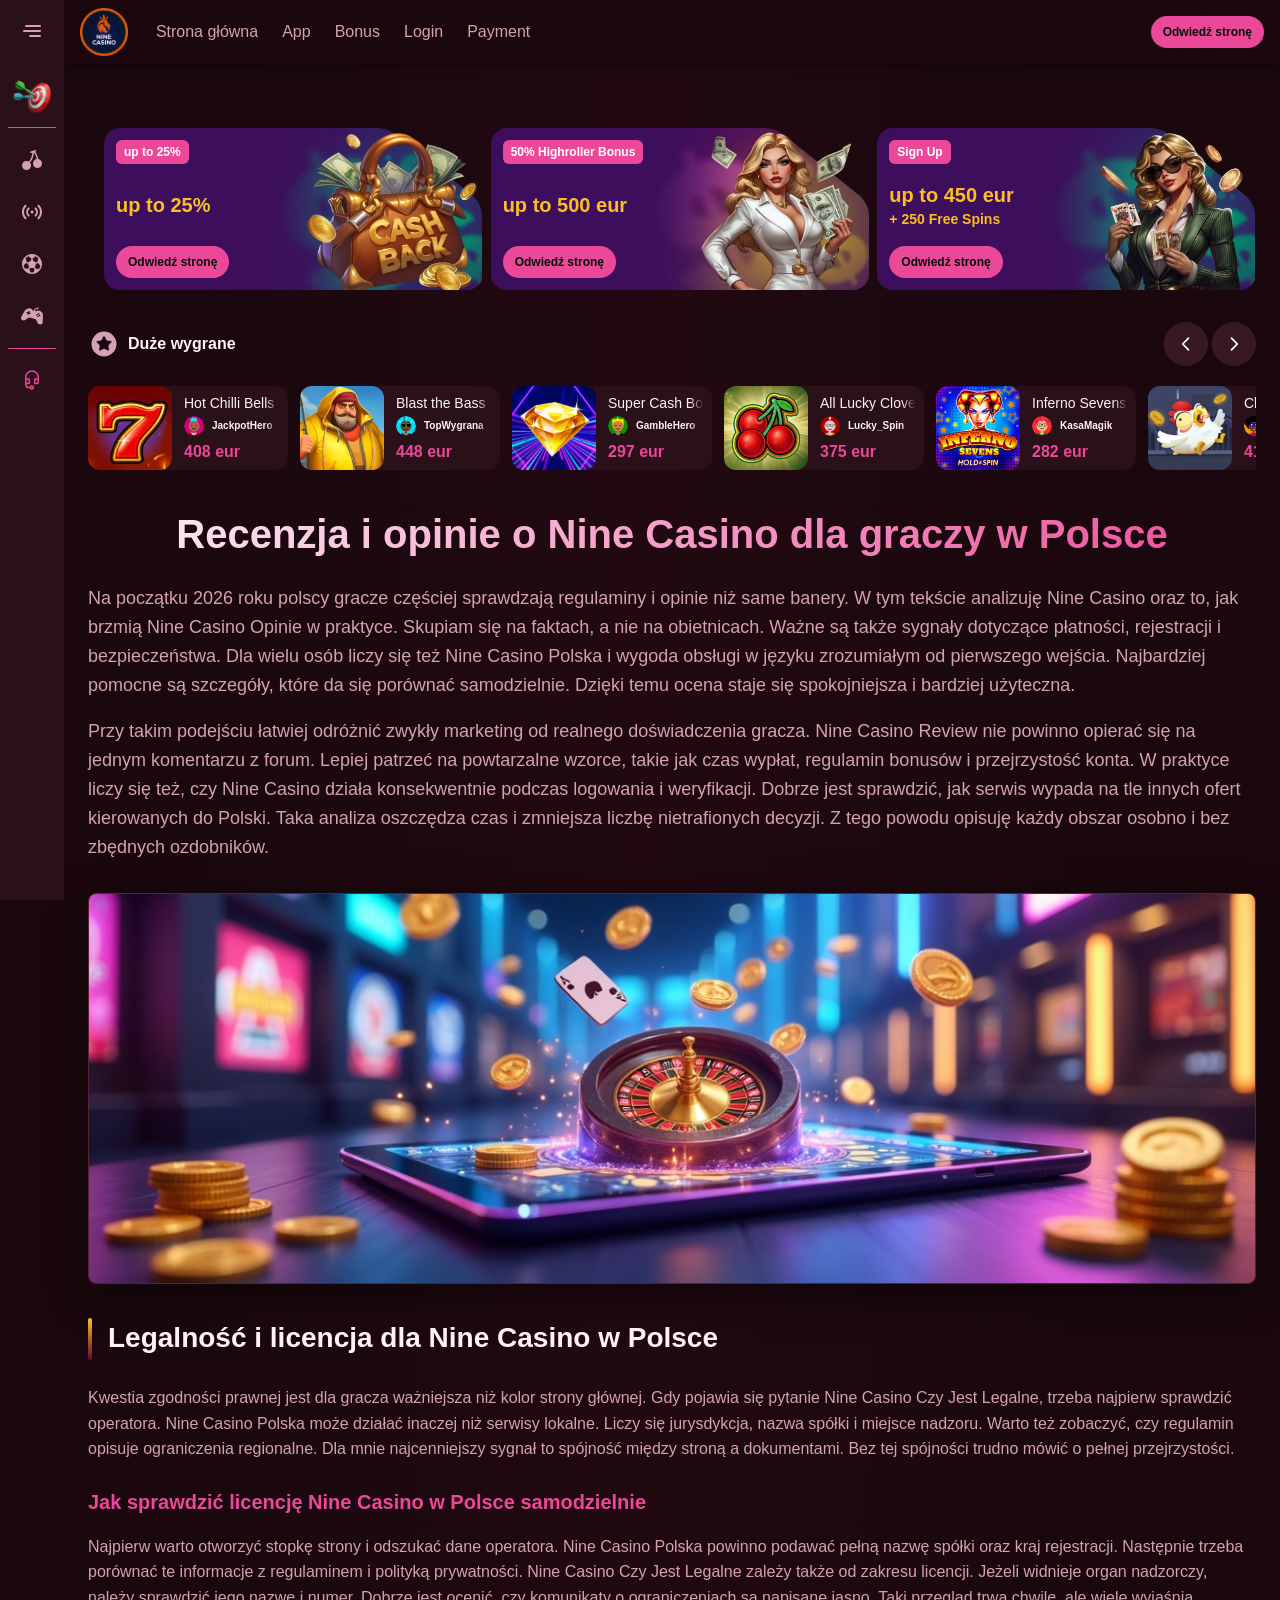
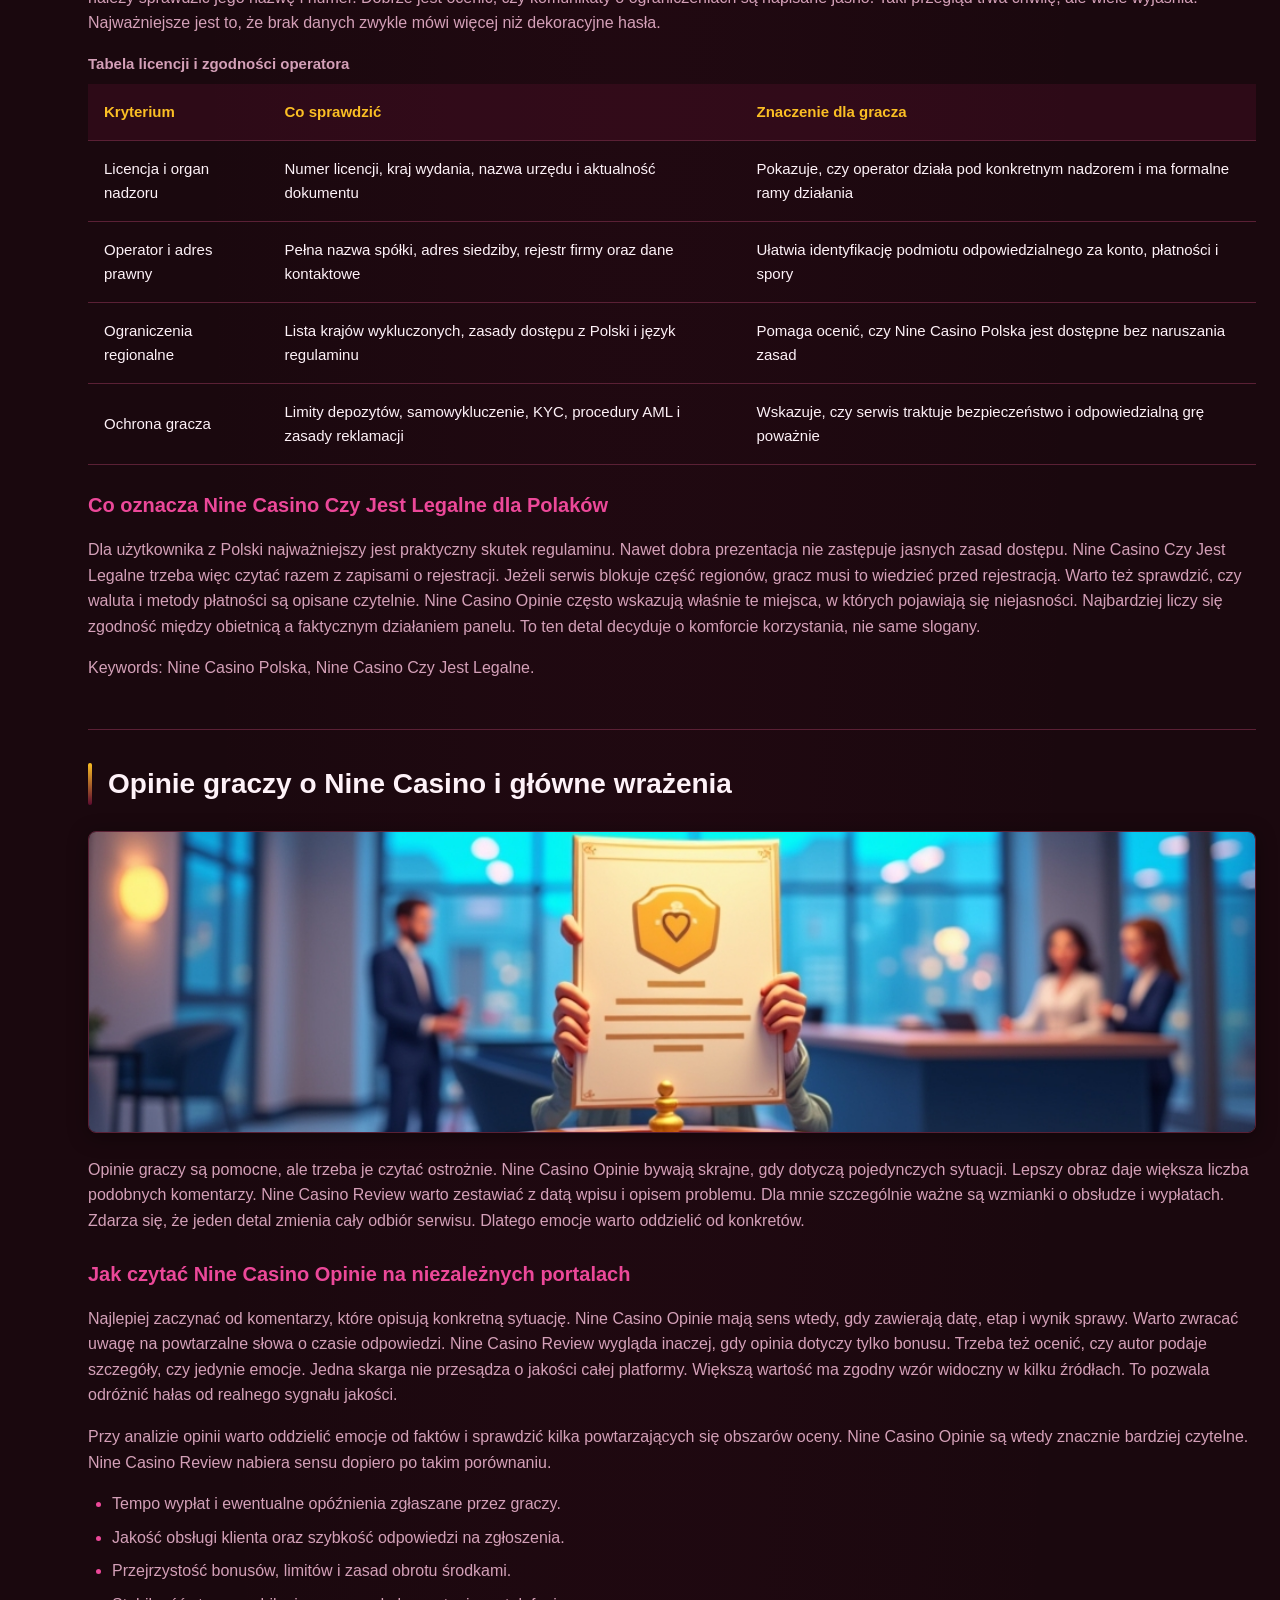
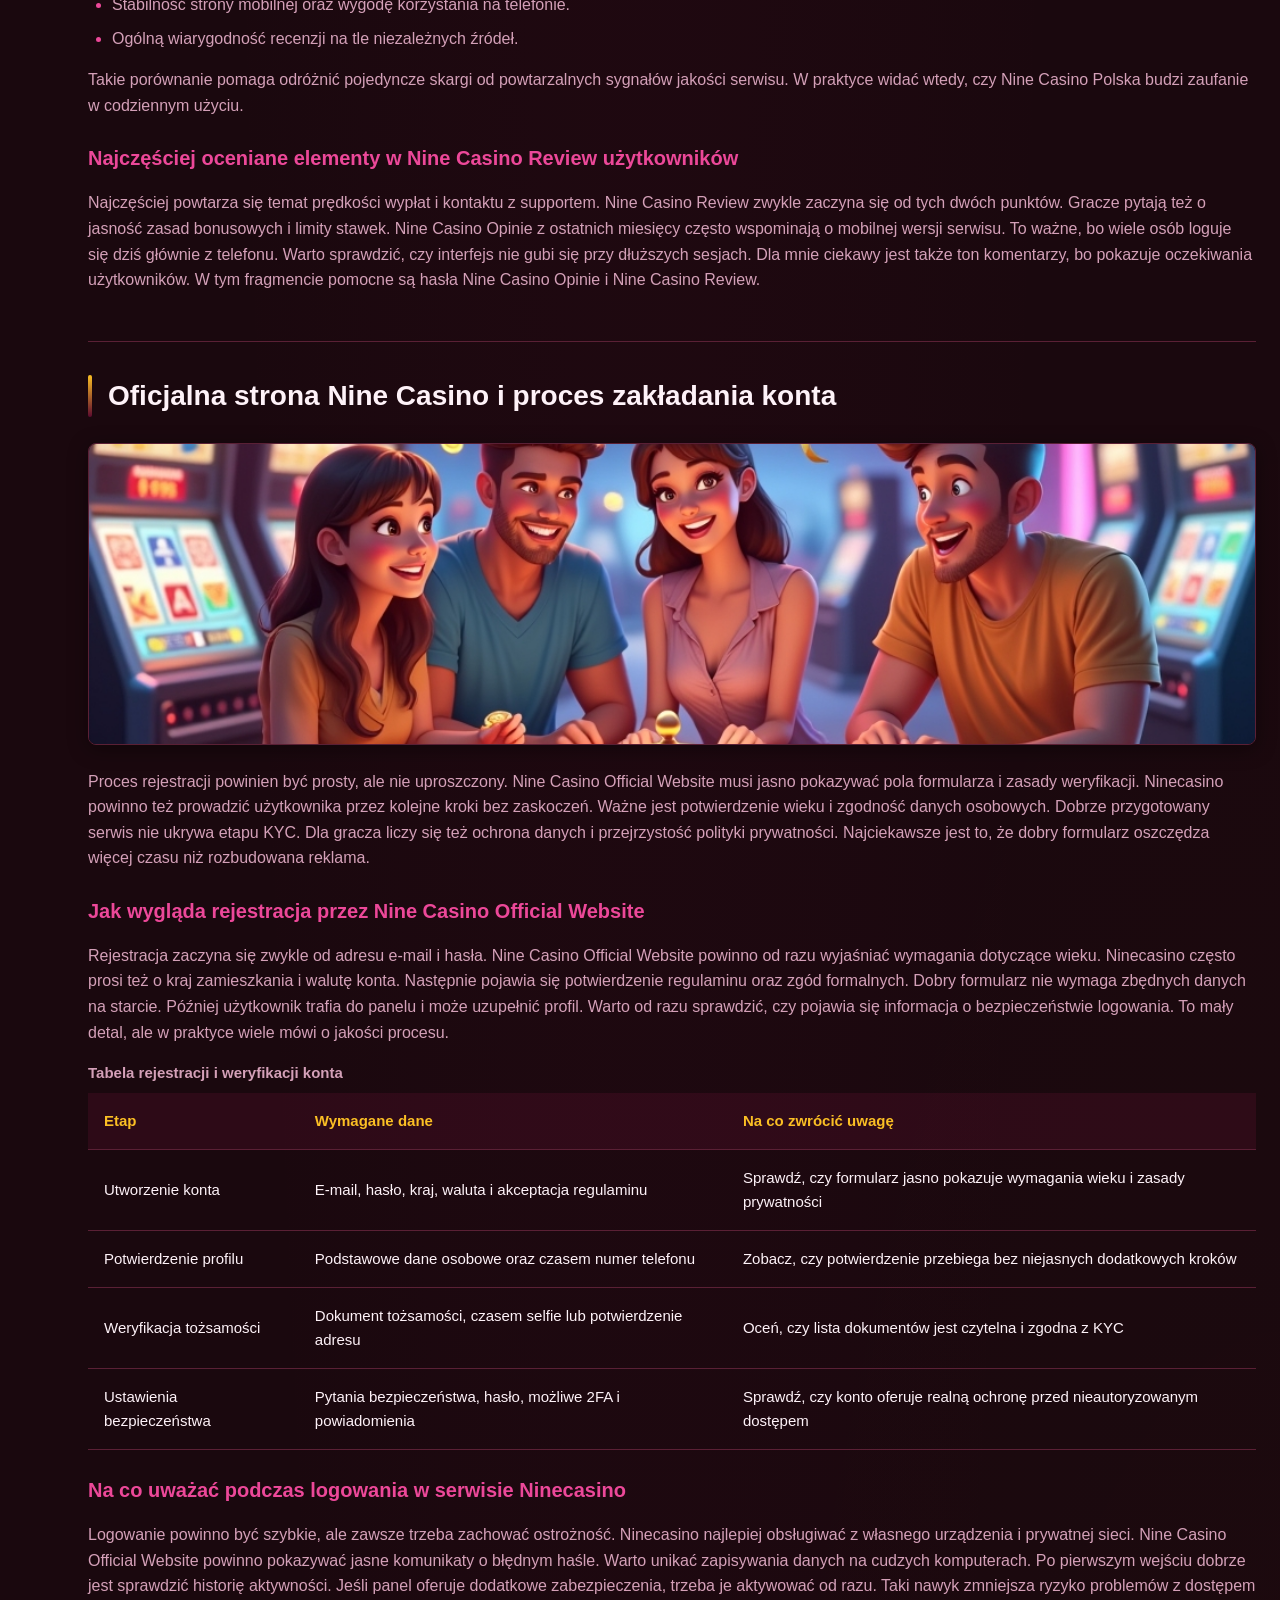
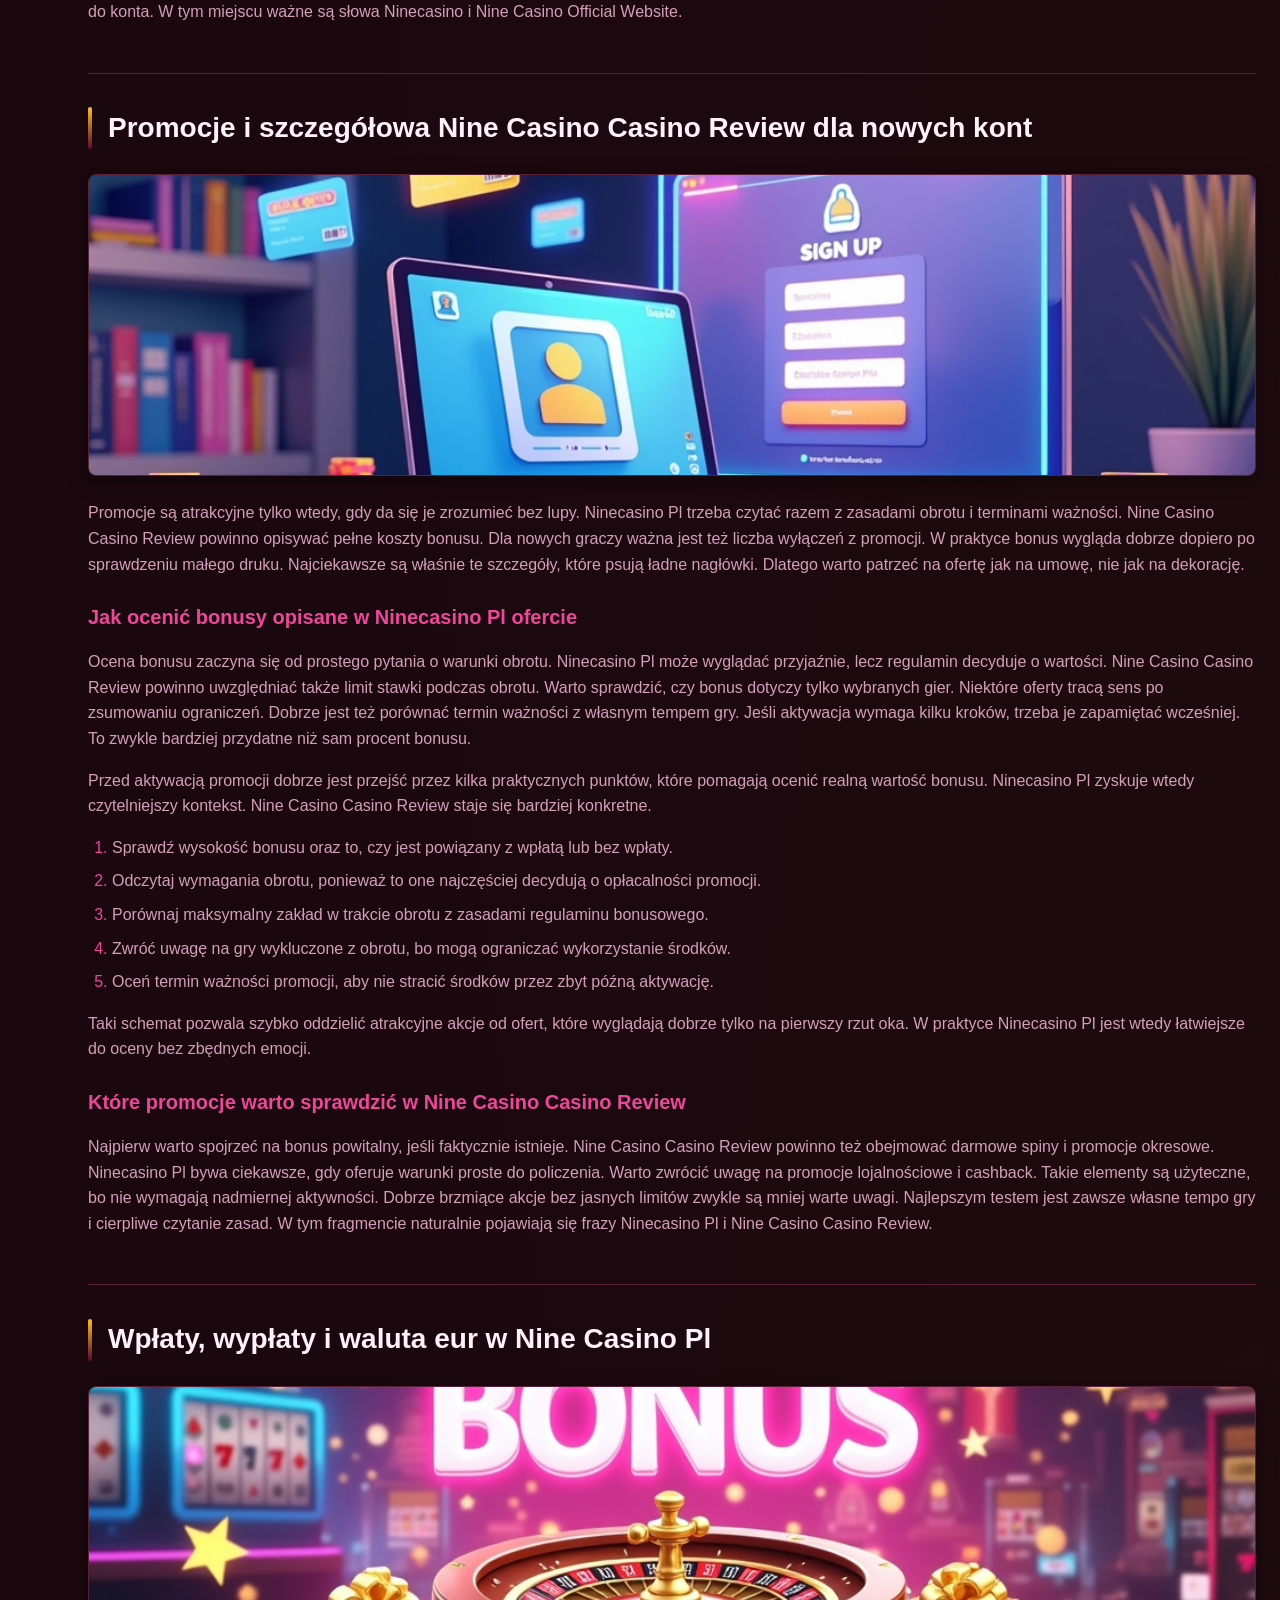
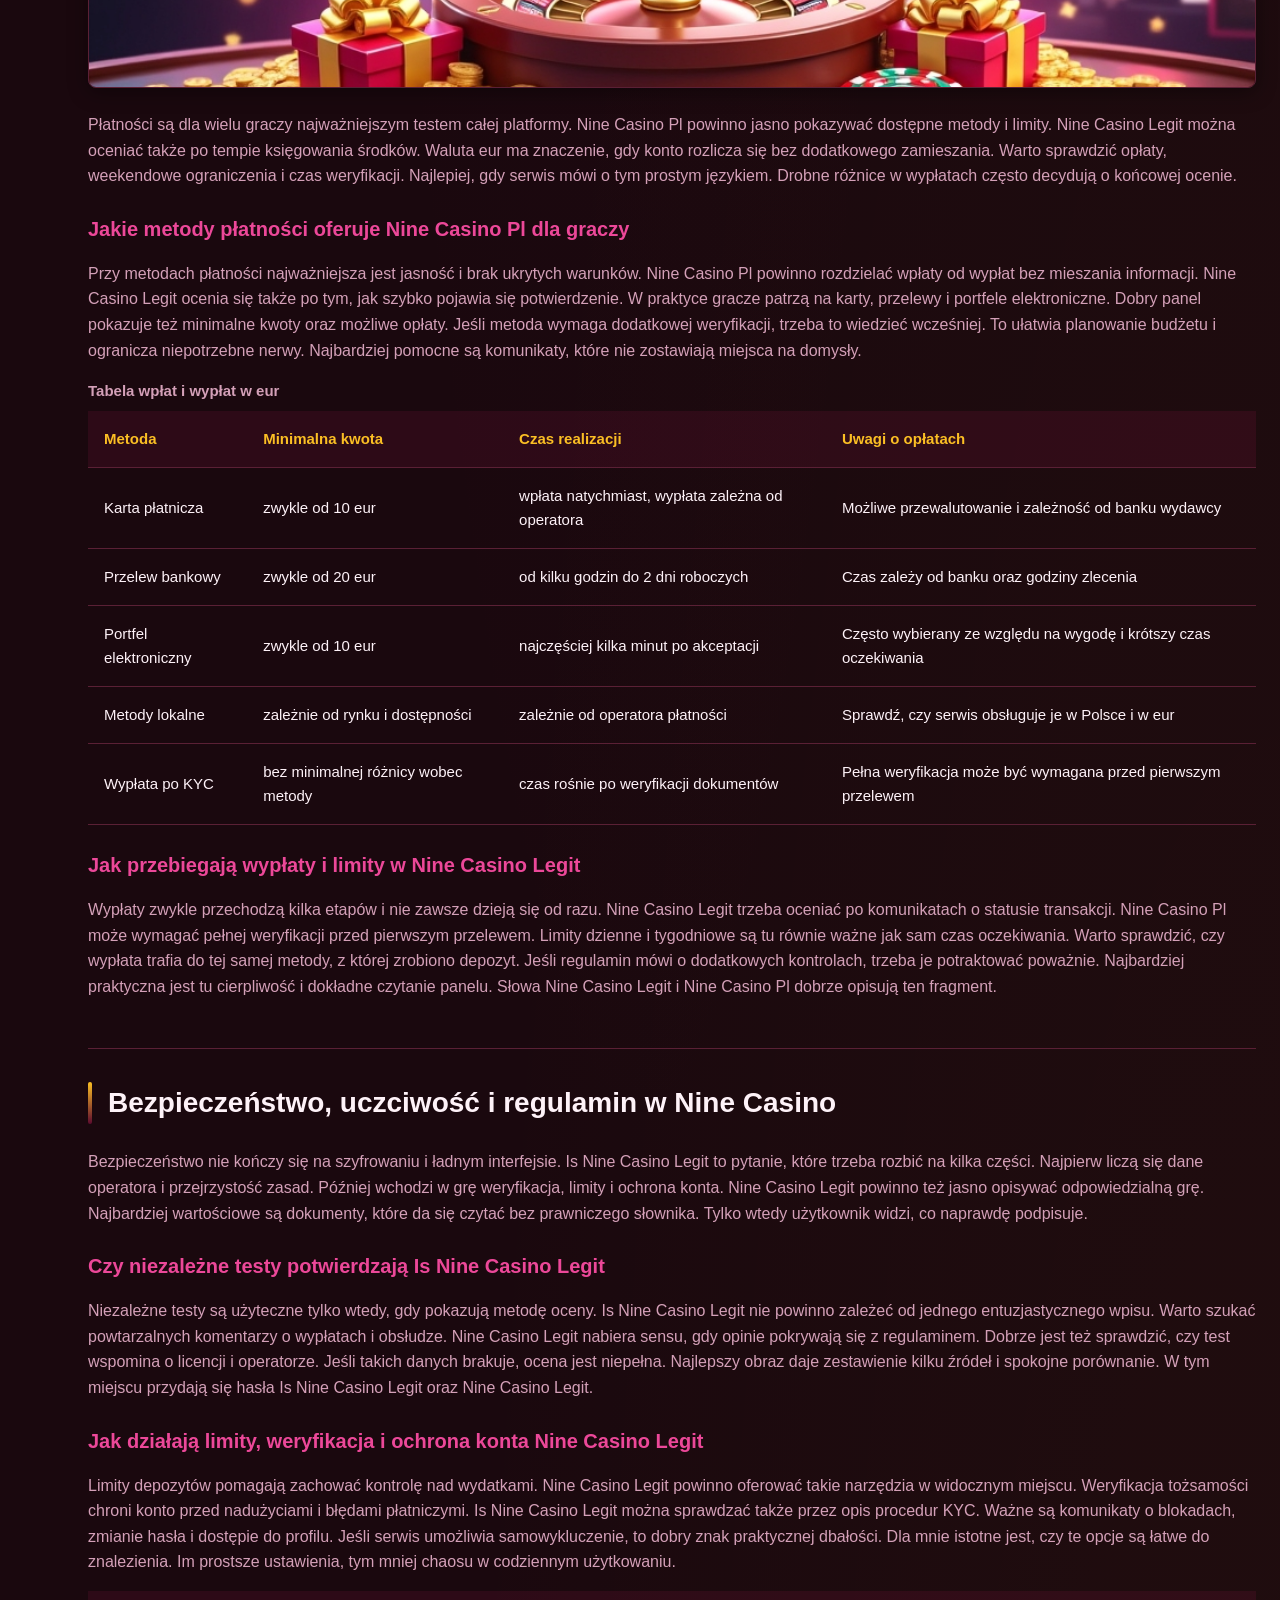
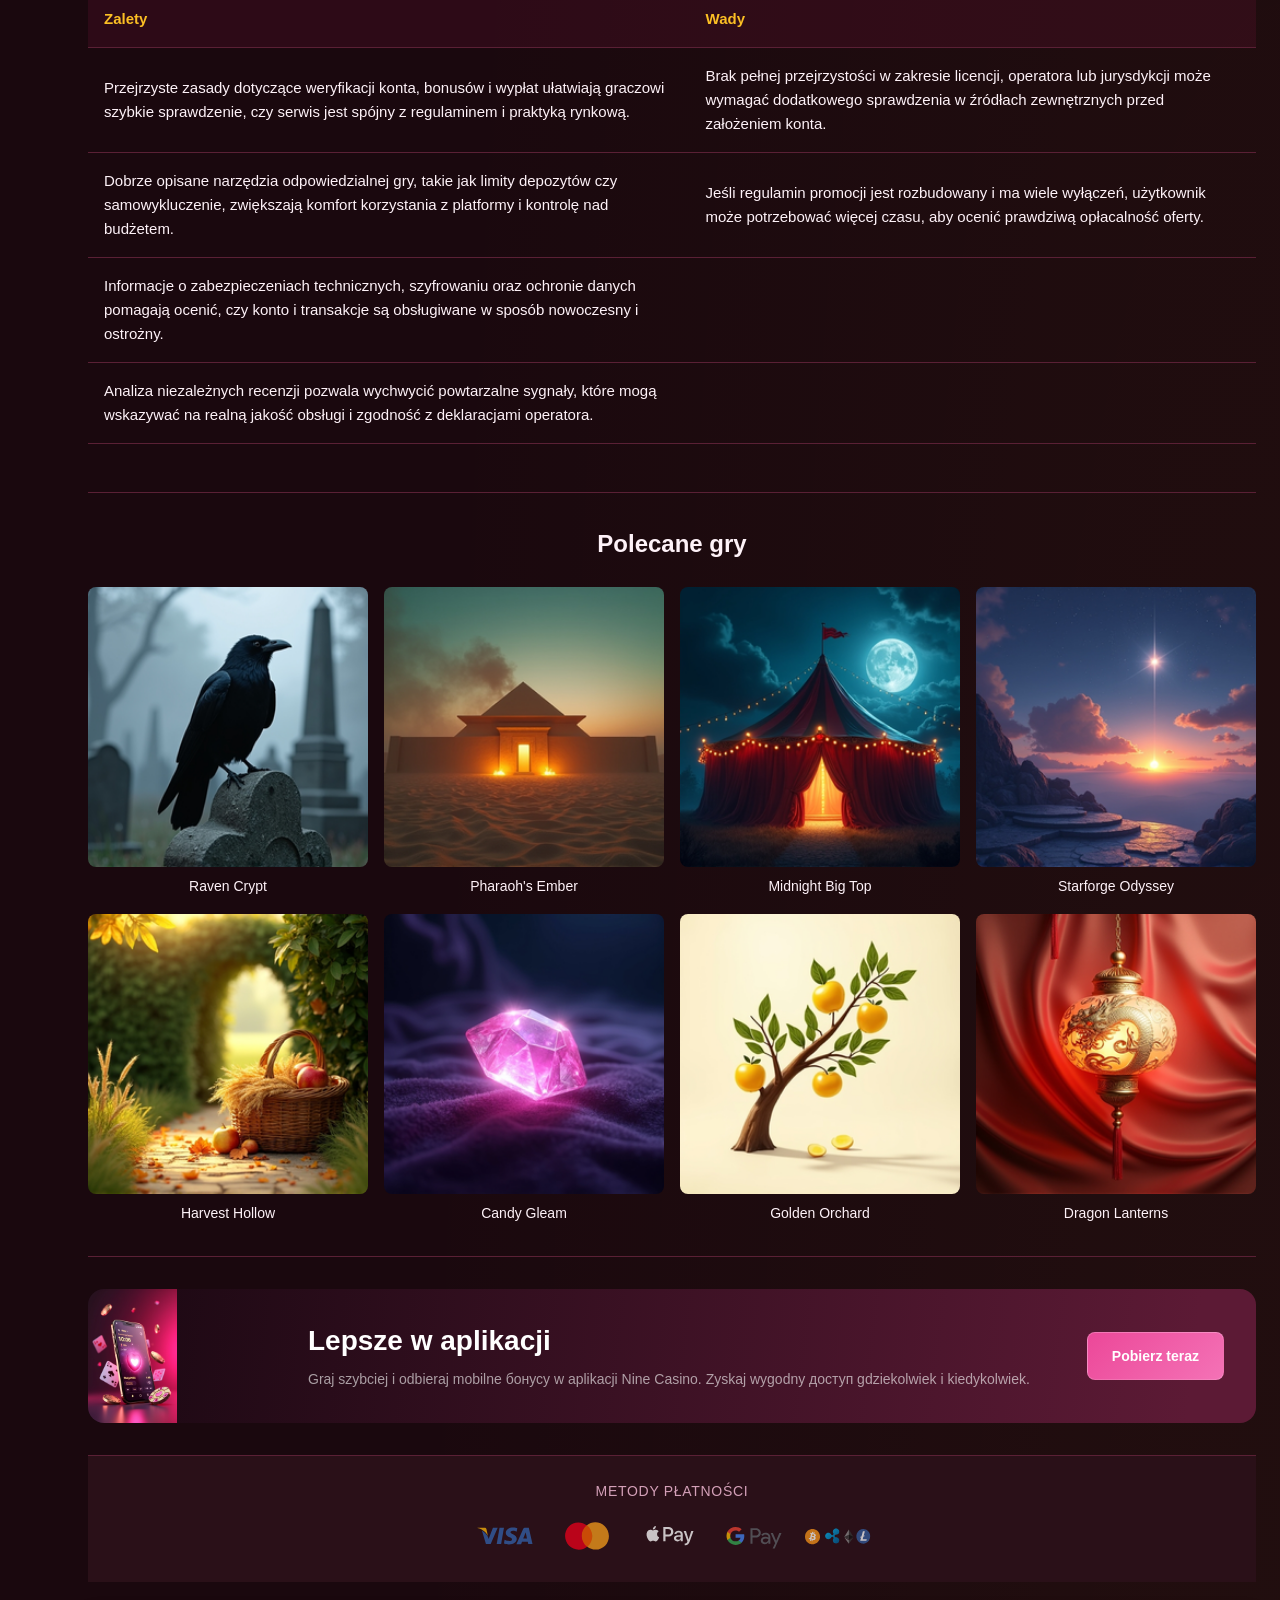
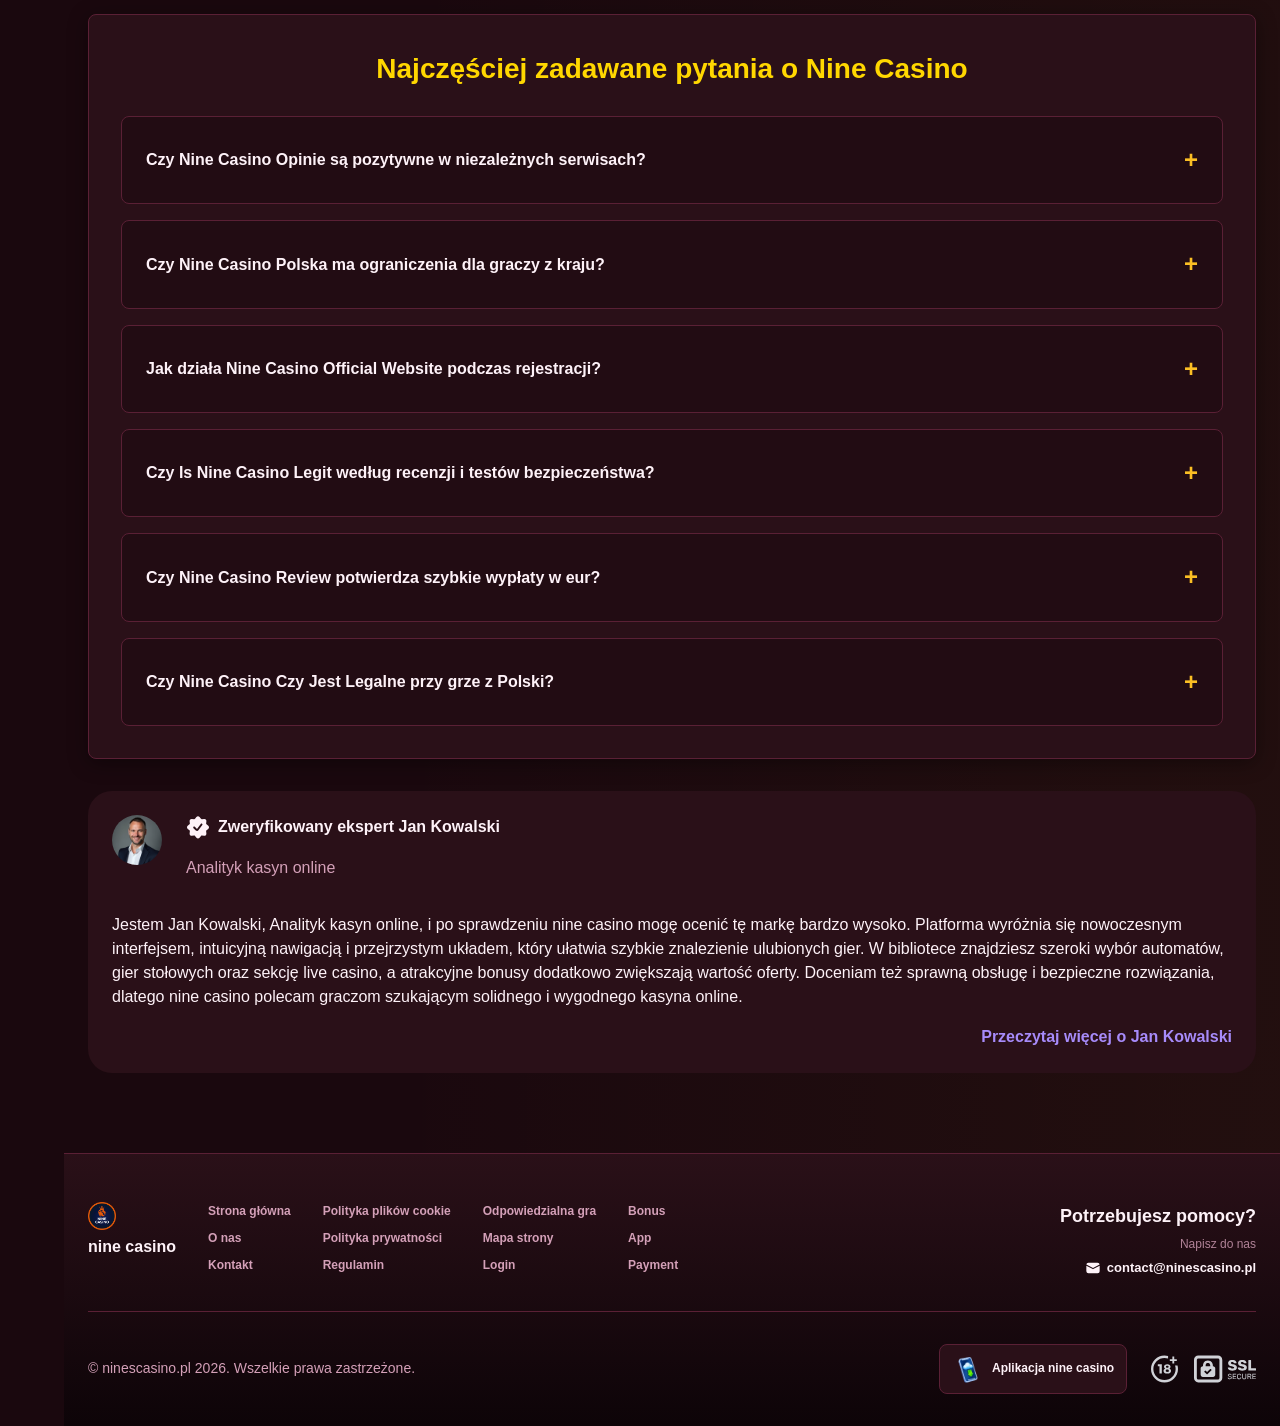
<file: index.html>
<!DOCTYPE html>
<html lang="pl">
<head>
    <meta charset="UTF-8">
    <meta name="viewport" content="width=device-width, initial-scale=1.0">
    <meta http-equiv="X-UA-Compatible" content="IE=edge">
    <meta name="robots" content="index, follow">
    <meta name="revisit-after" content="7 days">
    <title>Nine Casino - Opinie i legalność w Polsce 2024-25</title>
    <meta name="title" content="Nine Casino - Opinie i legalność w Polsce 2024-25">
    <meta name="description" content="Nine Casino 🎰 sprawdź legalność i opinie graczy, a na Nine Casino Opinie poznaj zasady konta w Polsce i wejdź na oficjalną stronę już teraz. خوش">
    <meta name="keywords" content="Nine Casino, Nine Casino Opinie, Nine Casino Polska, Ninecasino, Is Nine Casino Legit, Nine Casino Czy Jest Legalne, Nine Casino Casino Review, Nine Casino Official Website, Nine Casino Legit, Nine Casino Review, Nine Casino Pl, Ninecasino Pl">

    <link rel="canonical" href="https://bieliznaturecka.pl/poland-pl/">

    <link rel="icon" type="image/png" sizes="32x32" href="/favicon-32x32.png">

    <meta property="og:title" content="Nine Casino - Opinie i legalność w Polsce 2024-25">
    <meta property="og:description" content="Nine Casino 🎰 sprawdź legalność i opinie graczy, a na Nine Casino Opinie poznaj zasady konta w Polsce i wejdź na oficjalną stronę już teraz. خوش">
    <meta property="og:type" content="website">
    <meta property="og:url" content="https://bieliznaturecka.pl/">
    <meta property="og:site_name" content="nine casino">
    <meta property="og:locale" content="pl">
    <meta property="og:image" content="https://bieliznaturecka.pl/images/logo.png">

    <meta name="twitter:card" content="summary">
    <meta name="twitter:title" content="Nine Casino - Opinie i legalność w Polsce 2024-25">
    <meta name="twitter:description" content="Nine Casino 🎰 sprawdź legalność i opinie graczy, a na Nine Casino Opinie poznaj zasady konta w Polsce i wejdź na oficjalną stronę już teraz. خوش">
    <meta name="twitter:url" content="https://bieliznaturecka.pl/">
    <meta name="twitter:image" content="https://bieliznaturecka.pl/images/logo.png">

    <link rel="stylesheet" href="/css/style.css">

    <link rel="stylesheet" href="/css/layout.css">

<link rel="alternate" hreflang="x-default" href="https://bieliznaturecka.pl/">
<link rel="alternate" hreflang="pl-PL" href="https://bieliznaturecka.pl/poland-pl/">
</head>
<body>
    <div class="nav-sidebar-ecdd63fe isFull" id="navSidebar">
        <div class="nav-sidebar-content-ecdd63fe">
            <div class="nav-sidebar-wrapped-ecdd63fe">
                <div class="nav-sidebar-header-ecdd63fe">
                    <button class="nav-sidebar-header-toggle-ecdd63fe" aria-label="Toggle menu">
                        <span class="nav-sidebar-header-wrap-ecdd63fe">
                            <svg class="m-icon-ecdd63fe">
                                <use xlink:href="/assets/icons/sidebar/sprites.svg#hamburger-r"/>
                            </svg>
                        </span>
                    </button>
                </div>
                <div class="nav-sidebar-wrapped-content-ecdd63fe hideScrollbar-ecdd63fe">
                    <div class="divider-bottom-ecdd63fe">
                        <div class="nav-card nav-sidebar-card--wrapped-ecdd63fe">


                            <a href="/go" class="nav-card__button-ecdd63fe"
                               title="Misje" rel="noindex nofollow">
                                <img src="/assets/icons/sidebar/missions.webp"
                                     alt="Misje Is Nine Casino Legit"
                                     title="Misje Is Nine Casino Legit"
                                     class="nav-card__img-ecdd63fe">
                            </a>
                        </div>
                    </div>

                        <div class="nav-sidebar-wrapped-item-ecdd63fe">
                            <a href="/go" title="Wszystkie gry"
                               class="nav-sidebar-icon-ecdd63fe" rel="noindex nofollow">
                                <svg class="m-icon-ecdd63fe">
                                    <use xlink:href="/assets/icons/sidebar/sprites.svg#all-games"/>
                                </svg>
                            </a>
                        </div>
                        <div class="nav-sidebar-wrapped-item-ecdd63fe">
                            <a href="/go" title="Na żywo"
                               class="nav-sidebar-icon-ecdd63fe" rel="noindex nofollow">
                                <svg class="m-icon-ecdd63fe">
                                    <use xlink:href="/assets/icons/sidebar/sprites.svg#live"/>
                                </svg>
                            </a>
                        </div>
                        <div class="nav-sidebar-wrapped-item-ecdd63fe">
                            <a href="/go" title="Sport"
                               class="nav-sidebar-icon-ecdd63fe" rel="noindex nofollow">
                                <svg class="m-icon-ecdd63fe">
                                    <use xlink:href="/assets/icons/sidebar/sprites.svg#sport-soccer"/>
                                </svg>
                            </a>
                        </div>
                        <div class="nav-sidebar-wrapped-item-ecdd63fe">
                            <a href="/go" title="Esport"
                               class="nav-sidebar-icon-ecdd63fe" rel="noindex nofollow">
                                <svg class="m-icon-ecdd63fe">
                                    <use xlink:href="/assets/icons/sidebar/sprites.svg#target-gamepad"/>
                                </svg>
                            </a>
                        </div>

                    <div class="divider-top-ecdd63fe">
                        <a href="/go" title="Wsparcie"
                           class="nav-sidebar-support-wrapped-ecdd63fe nav-sidebar-icon-ecdd63fe" rel="noindex nofollow">
                            <svg class="m-icon-ecdd63fe">
                                <use xlink:href="/assets/icons/sidebar/sprites.svg#support"/>
                            </svg>
                        </a>
                    </div>
                </div>
            </div>
        </div>
    </div>

    <div class="nav-sidebar-expanded-ecdd63fe" id="navSidebarExpanded">
        <div class="nav-sidebar-header-ecdd63fe">
            <button class="nav-sidebar-header-toggle-ecdd63fe" aria-label="Close menu">
                <span class="nav-sidebar-header-wrap-ecdd63fe">
                    <svg class="m-icon-ecdd63fe">
                        <use xlink:href="/assets/icons/sidebar/sprites.svg#cross"/>
                    </svg>
                </span>
            </button>
                <a href="/" class="nav-logo-ecdd63fe nav-sidebar-header-logo-ecdd63fe" title="nine casino">
                    <img src="/images/logo.png" alt="nine casino" title="nine casino">
                </a>
        </div>
        <div class="nav-sidebar-expanded-content-ecdd63fe">
            <div class="nav-sidebar-expanded-scrollY-ecdd63fe hideScrollbar-ecdd63fe nav-sidebar-expanded--gap-ecdd63fe">
                <div class="nav-sidebar-expanded-cards-ecdd63fe">


                        <div class="nav-card nav-sidebar-card-ecdd63fe">
                            <a href="/go" class="nav-card__button-ecdd63fe"
                               title="Bonus" rel="noindex nofollow">
                                <img src="/assets/icons/sidebar/bonus.webp" alt="Bonus Nine Casino Official Website"
                                     title="Bonus Nine Casino Official Website" class="nav-card__img-ecdd63fe">
                                <span class="nav-card__title-ecdd63fe">Bonus</span>
                            </a>
                        </div>


                        <div class="nav-card nav-sidebar-card-ecdd63fe">
                            <a href="/go" class="nav-card__button-ecdd63fe"
                               title="Misje" rel="noindex nofollow">
                                <img src="/assets/icons/sidebar/missions.webp" alt="Misje Is Nine Casino Legit"
                                     title="Misje Is Nine Casino Legit" class="nav-card__img-ecdd63fe">
                                <span class="nav-card__title-ecdd63fe">Misje</span>
                            </a>
                        </div>

                    <div class="nav-sidebar-cards-grid-ecdd63fe">


                            <div class="nav-card nav-sidebar-card-ecdd63fe">
                                <a href="/go" class="nav-card__button-ecdd63fe"
                                   title="Koło" rel="noindex nofollow">
                                    <img src="/assets/icons/sidebar/wheel.gif" alt="Koło Nine Casino Polska"
                                         title="Koło Nine Casino Polska" class="nav-card__img-ecdd63fe">
                                    <span class="nav-card__title-ecdd63fe">Koło</span>
                                </a>
                            </div>


                            <div class="nav-card nav-sidebar-card-ecdd63fe">
                                <a href="/go" class="nav-card__button-ecdd63fe"
                                   title="Lojalność" rel="noindex nofollow">
                                    <img src="/assets/icons/sidebar/loyalty.webp" alt="Lojalność Is Nine Casino Legit"
                                         title="Lojalność Is Nine Casino Legit" class="nav-card__img-ecdd63fe">
                                    <span class="nav-card__title-ecdd63fe">Lojalność</span>
                                </a>
                            </div>


                            <div class="nav-card nav-sidebar-card-ecdd63fe">
                                <a href="/go" class="nav-card__button-ecdd63fe"
                                   title="Zwrot gotówki" rel="noindex nofollow">
                                    <img src="/assets/icons/sidebar/cashback.webp" alt="Zwrot gotówki Nine Casino"
                                         title="Zwrot gotówki Nine Casino" class="nav-card__img-ecdd63fe">
                                    <span class="nav-card__title-ecdd63fe">Zwrot gotówki</span>
                                </a>
                            </div>


                            <div class="nav-card nav-sidebar-card-ecdd63fe">
                                <a href="/go" class="nav-card__button-ecdd63fe"
                                   title="Klub VIP" rel="noindex nofollow">
                                    <img src="/assets/icons/sidebar/vipclub.webp" alt="Klub VIP Ninecasino"
                                         title="Klub VIP Ninecasino" class="nav-card__img-ecdd63fe">
                                    <span class="nav-card__title-ecdd63fe">Klub VIP</span>
                                </a>
                            </div>


                            <div class="nav-card nav-sidebar-card-ecdd63fe">
                                <a href="/go" class="nav-card__button-ecdd63fe"
                                   title="Promocje" rel="noindex nofollow">
                                    <img src="/assets/icons/sidebar/promotions.webp" alt="Promocje Ninecasino"
                                         title="Promocje Ninecasino" class="nav-card__img-ecdd63fe">
                                    <span class="nav-card__title-ecdd63fe">Promocje</span>
                                </a>
                            </div>
                    </div>
                </div>

                <ul class="nav-sidebar-items-ecdd63fe nav-sidebar-expanded-items-ecdd63fe">
                        <li class="nav-sidebar-items-item">
                            <a href="/go" class="nav-sidebar-items-dropdown"
                               title="Wszystkie gry" rel="noindex nofollow">
                                <div class="nav-sidebar-items-title-ecdd63fe nav-sidebar-items-title--light-ecdd63fe">
                                    <div class="m-icon-container-ecdd63fe nav-sidebar-item-icon-ecdd63fe">
                                        <svg class="m-icon-ecdd63fe">
                                            <use xlink:href="/assets/icons/sidebar/sprites.svg#all-games"/>
                                        </svg>
                                    </div>
                                    <span>Wszystkie gry</span>
                                </div>
                            </a>
                        </li>
                        <li class="nav-sidebar-items-item">
                            <a href="/go" class="nav-sidebar-items-dropdown"
                               title="Na żywo" rel="noindex nofollow">
                                <div class="nav-sidebar-items-title-ecdd63fe nav-sidebar-items-title--light-ecdd63fe">
                                    <div class="m-icon-container-ecdd63fe nav-sidebar-item-icon-ecdd63fe">
                                        <svg class="m-icon-ecdd63fe">
                                            <use xlink:href="/assets/icons/sidebar/sprites.svg#live"/>
                                        </svg>
                                    </div>
                                    <span>Na żywo</span>
                                </div>
                            </a>
                        </li>
                        <li class="nav-sidebar-items-item">
                            <a href="/go" class="nav-sidebar-items-dropdown"
                               title="Sport" rel="noindex nofollow">
                                <div class="nav-sidebar-items-title-ecdd63fe nav-sidebar-items-title--light-ecdd63fe">
                                    <div class="m-icon-container-ecdd63fe nav-sidebar-item-icon-ecdd63fe">
                                        <svg class="m-icon-ecdd63fe">
                                            <use xlink:href="/assets/icons/sidebar/sprites.svg#sport-soccer"/>
                                        </svg>
                                    </div>
                                    <span>Sport</span>
                                </div>
                            </a>
                        </li>
                        <li class="nav-sidebar-items-item">
                            <a href="/go" class="nav-sidebar-items-dropdown"
                               title="Esport" rel="noindex nofollow">
                                <div class="nav-sidebar-items-title-ecdd63fe nav-sidebar-items-title--light-ecdd63fe">
                                    <div class="m-icon-container-ecdd63fe nav-sidebar-item-icon-ecdd63fe">
                                        <svg class="m-icon-ecdd63fe">
                                            <use xlink:href="/assets/icons/sidebar/sprites.svg#target-gamepad"/>
                                        </svg>
                                    </div>
                                    <span>Esport</span>
                                </div>
                            </a>
                        </li>
                </ul>

                <ul class="nav-sidebar-items-ecdd63fe nav-sidebar-expanded-items-ecdd63fe flex-1-ecdd63fe"></ul>

                <div class="nav-sidebar-expanded-support-ecdd63fe">
                    <div class="nav-sidebar-expanded-support-help-ecdd63fe">
                        <a href="/go" title="Wsparcie"
                           class="m-button-ecdd63fe m-button--success-ecdd63fe m-button--m-ecdd63fe nav-sidebar-support-ecdd63fe"
                           rel="noindex nofollow">
                            <div class="m-button-content-ecdd63fe">
                                <svg class="m-icon-ecdd63fe">
                                    <use xlink:href="/assets/icons/sidebar/sprites.svg#support"/>
                                </svg>
                                Wsparcie
                            </div>
                        </a>
                    </div>
                </div>

                <div class="nav-sidebar-expanded-app-links-ecdd63fe">
                    <a href="/go" class="footer-app-button-ecdd63fe"
                       title="Aplikacja nine casino" rel="noindex nofollow">
                        <img class="footer-app-button-image-ecdd63fe"
                             alt="Aplikacja nine casino"
                             title="Aplikacja nine casino"
                             src="/assets/icons/mobile/app-button-icon.webp">
                        <div class="footer-app-button-text-ecdd63fe">
                            <p class="m-text-ecdd63fe m-fs12-ecdd63fe m-fw700-ecdd63fe m-lh160-ecdd63fe footer-app-button-title-ecdd63fe">Aplikacja nine casino</p>
                            <p class="m-text-ecdd63fe m-fs10-ecdd63fe m-fw500-ecdd63fe m-lh160-ecdd63fe footer-app-button-description-ecdd63fe"
                               style="color: #ffffff;">Zainstaluj naszą aplikację</p>
                        </div>
                    </a>
                </div>
            </div>
        </div>
    </div>

    <div class="bottom-overlays-ecdd63fe">
        <div class="bottom-action-buttons-ecdd63fe bottom-overlays__action-buttons-ecdd63fe">
            <div class="bottom-communication-button-ecdd63fe">
                <button class="m-button-ecdd63fe m-gradient-border m-button--secondary-ecdd63fe m-button--m-ecdd63fe scroll-top-btn-ecdd63fe"
                        aria-label="Scroll to top" title="Scroll to top">
                    <div class="m-icon-container-ecdd63fe">
                        <span class="scroll-top-arrow-ecdd63fe">&uarr;</span>
                    </div>
                </button>
            </div>
        </div>

        <nav class="mobile-nav-ecdd63fe" aria-label="Mobile navigation">
            <div class="mobile-nav-wrap-ecdd63fe">
                <a href="/go" title="Wszystkie gry"
                   rel="noindex nofollow" target="_blank">
                    <div class="mobile-nav-item-ecdd63fe">
                        <div class="mobile-nav-item__icon-wrap-ecdd63fe">
                            <svg class="m-icon-ecdd63fe m-icon-loadable mobile-nav-item__icon-ecdd63fe">
                                <use xlink:href="/assets/icons/sidebar/sprites.svg#all-games"/>
                            </svg>
                        </div>
                        <p class="m-text-ecdd63fe m-fs10-ecdd63fe m-fw600-ecdd63fe m-lh160-ecdd63fe m-text-center-ecdd63fe mobile-nav-item__text-ecdd63fe">Wszystkie gry</p>
                    </div>
                </a>

                <a href="/go" title="Sport"
                   rel="noindex nofollow" target="_blank">
                    <div class="mobile-nav-item-ecdd63fe">
                        <div class="mobile-nav-item__icon-wrap-ecdd63fe">
                            <svg class="m-icon-ecdd63fe m-icon-loadable mobile-nav-item__icon-ecdd63fe">
                                <use xlink:href="/assets/icons/sidebar/sprites.svg#sport-soccer"/>
                            </svg>
                        </div>
                        <p class="m-text-ecdd63fe m-fs10-ecdd63fe m-fw600-ecdd63fe m-lh160-ecdd63fe m-text-center-ecdd63fe mobile-nav-item__text-ecdd63fe">Sport</p>
                    </div>
                </a>

                <div class="mobile-nav-item-ecdd63fe">
                    <a href="/go"
                       class="m-button-ecdd63fe m-gradient-border m-button--primary-ecdd63fe m-button--m-ecdd63fe mobile-nav-item__icon-wrap-ecdd63fe"
                       title="Odwiedź stronę"
                       rel="noindex nofollow" target="_blank">
                        <div class="m-button-content-ecdd63fe">
                            <svg class="m-icon-ecdd63fe m-icon-loadable mobile-nav-item__icon-ecdd63fe">
                                <use xlink:href="/assets/icons/sidebar/sprites.svg#person"/>
                            </svg>
                        </div>
                    </a>
                    <p class="m-text-ecdd63fe m-fs10-ecdd63fe m-fw600-ecdd63fe m-lh160-ecdd63fe m-text-center-ecdd63fe mobile-nav-item__text-ecdd63fe">Odwiedź stronę</p>
                </div>

                <a href="/go" title="Bonus"
                   rel="noindex nofollow" target="_blank">
                    <div class="mobile-nav-item-ecdd63fe">
                        <div class="mobile-nav-item__icon-wrap-ecdd63fe">
                            <svg class="m-icon-ecdd63fe m-icon-loadable mobile-nav-item__icon-ecdd63fe">
                                <use xlink:href="/assets/icons/sidebar/sprites.svg#gift"/>
                            </svg>
                        </div>
                        <p class="m-text-ecdd63fe m-fs10-ecdd63fe m-fw600-ecdd63fe m-lh160-ecdd63fe m-text-center-ecdd63fe mobile-nav-item__text-ecdd63fe">Bonus</p>
                    </div>
                </a>

                <a href="/go" title="Misje"
                   rel="noindex nofollow" target="_blank">
                    <div class="mobile-nav-item-ecdd63fe">
                        <div class="mobile-nav-item__icon-wrap-ecdd63fe">
                            <svg class="m-icon-ecdd63fe m-icon-loadable mobile-nav-item__icon-ecdd63fe">
                                <use xlink:href="/assets/icons/sidebar/sprites.svg#activities"/>
                            </svg>
                        </div>
                        <p class="m-text-ecdd63fe m-fs10-ecdd63fe m-fw600-ecdd63fe m-lh160-ecdd63fe m-text-center-ecdd63fe mobile-nav-item__text-ecdd63fe">Misje</p>
                    </div>
                </a>
            </div>
        </nav>
    </div>


    <div class="site-wrapper-ecdd63fe with-sidebar-ecdd63fe">
<nav class="main-nav-ecdd63fe">
    <div class="main-nav-content-ecdd63fe">
        <div class="main-nav-content-left-ecdd63fe">
            <button class="main-nav-content-toggle-ecdd63fe nav-sidebar-header-toggle-ecdd63fe" aria-label="Toggle menu" aria-expanded="false">
                <svg class="m-icon-ecdd63fe m-icon-loadable">
                    <use xlink:href="/assets/icons/sidebar/sprites.svg#hamburger"/>
                </svg>
            </button>

            <a href="/" class="nav-logo-ecdd63fe main-nav-logo-ecdd63fe" title="nine casino">
                <img src="/images/logo.png" alt="nine casino" title="nine casino">
            </a>
        </div>

        <div class="main-nav-content-center-ecdd63fe">
            <a href="/" class="nav-link-ecdd63fe" title="Strona główna">Strona główna</a>
            <a href="/app/" class="nav-link-ecdd63fe" title="App">App</a>
            <a href="/bonus/" class="nav-link-ecdd63fe" title="Bonus">Bonus</a>
            <a href="/login/" class="nav-link-ecdd63fe" title="Login">Login</a>
            <a href="/payment/" class="nav-link-ecdd63fe" title="Payment">Payment</a>
        </div>

        <div class="main-nav-content-auth-ecdd63fe">
            <a class="m-button-ecdd63fe m-gradient-border m-button--primary-ecdd63fe m-button--s-ecdd63fe"
               href="/go" title="Odwiedź stronę"
               rel="noindex nofollow" target="_blank">
                <div class="m-button-content-ecdd63fe">Odwiedź stronę</div>
            </a>
        </div>
    </div>
</nav>
        <main class="main-content-ecdd63fe">
<article class="page-content-ecdd63fe">
    <div class="container-ecdd63fe">


<section class="lobby-banners-ecdd63fe">
    <div class="lobby-slider-ecdd63fe" style="--max-slide-width:auto;--bp-xxxl-plus:33.3333%;--slides-xxxl-plus:3;--bp-xxxl:33.3333%;--slides-xxxl:3;--bp-xxl:33.3333%;--slides-xxl:3;--bp-xl-2:33.3333%;--slides-xl-2:3;--bp-xl:100%;--slides-xl:1;--bp-l:100%;--slides-l:1;--bp-m:100%;--slides-m:1;--bp-s:100%;--slides-s:1;--bp-xs:100%;--slides-xs:1;--bp-xxs:100%;--slides-xxs:1;">
        <div class="lobby-slider__scroll-wrap-ecdd63fe">
            <div class="lobby-slider__scroll-box-ecdd63fe">
                <div class="lobby-slider__slide-ecdd63fe">
                    <div class="lobby-slider__slide-content-ecdd63fe">
                        <div class="lobby-banners__banner">
                            <div class="lobby-banner-ecdd63fe">
                                <div class="lobby-banner-picture-ecdd63fe lobby-banner__image-ecdd63fe">
                                    <picture class="banner-picture-ecdd63fe">
                                        <img src="/assets/banners/playjonny.webp" alt="up to 25% Nine Casino Czy Jest Legalne" title="up to 25% Nine Casino Czy Jest Legalne" fetchpriority="high" loading="eager" decoding="async">
                                    </picture>
                                </div>
                                <div class="lobby-banner__content-ecdd63fe">
                                    <div class="lobby-badge-ecdd63fe lobby-badge--secondary-ecdd63fe lobby-badge--m-ecdd63fe">
                                        <div class="lobby-badge-content-ecdd63fe">
                                            <div class="lobby-badge-text-ecdd63fe">up to 25%</div>
                                        </div>
                                    </div>
                                    <div class="lobby-banner__text-ecdd63fe">
                                        <p class="lobby-banner-text-ecdd63fe lobby-banner-text--header-ecdd63fe" style="color:var(--color-at400);">
                                            up to 25%
                                        </p>
                                    </div>
                                    <a href="/go" rel="noindex nofollow" target="_blank" class="lobby-btn-ecdd63fe lobby-btn--primary-ecdd63fe lobby-btn--s-ecdd63fe" title="up to 25% Odwiedź stronę">
                                        <div class="lobby-btn-content-ecdd63fe">Odwiedź stronę</div>
                                    </a>
                                </div>
                            </div>
                        </div>
                    </div>
                </div>
                <div class="lobby-slider__slide-ecdd63fe">
                    <div class="lobby-slider__slide-content-ecdd63fe">
                        <div class="lobby-banners__banner">
                            <div class="lobby-banner-ecdd63fe">
                                <div class="lobby-banner-picture-ecdd63fe lobby-banner__image-ecdd63fe">
                                    <picture class="banner-picture-ecdd63fe">
                                        <img src="/assets/banners/play-jonny-casino.webp" alt="50% Highroller Bonus Nine Casino Casino Review" title="50% Highroller Bonus Nine Casino Casino Review" loading="lazy" fetchpriority="low" decoding="async">
                                    </picture>
                                </div>
                                <div class="lobby-banner__content-ecdd63fe">
                                    <div class="lobby-badge-ecdd63fe lobby-badge--secondary-ecdd63fe lobby-badge--m-ecdd63fe">
                                        <div class="lobby-badge-content-ecdd63fe">
                                            <div class="lobby-badge-text-ecdd63fe">50% Highroller Bonus</div>
                                        </div>
                                    </div>
                                    <div class="lobby-banner__text-ecdd63fe">
                                        <p class="lobby-banner-text-ecdd63fe lobby-banner-text--header-ecdd63fe" style="color:var(--color-at400);">
                                            up to 500 eur
                                        </p>
                                    </div>
                                    <a href="/go" rel="noindex nofollow" target="_blank" class="lobby-btn-ecdd63fe lobby-btn--primary-ecdd63fe lobby-btn--s-ecdd63fe" title="50% Highroller Bonus Odwiedź stronę">
                                        <div class="lobby-btn-content-ecdd63fe">Odwiedź stronę</div>
                                    </a>
                                </div>
                            </div>
                        </div>
                    </div>
                </div>
                <div class="lobby-slider__slide-ecdd63fe">
                    <div class="lobby-slider__slide-content-ecdd63fe">
                        <div class="lobby-banners__banner">
                            <div class="lobby-banner-ecdd63fe">
                                <div class="lobby-banner-picture-ecdd63fe lobby-banner__image-ecdd63fe">
                                    <picture class="banner-picture-ecdd63fe">
                                        <img src="/assets/banners/play-jonny.webp" alt="Sign Up Nine Casino Opinie" title="Sign Up Nine Casino Opinie" loading="lazy" fetchpriority="low" decoding="async">
                                    </picture>
                                </div>
                                <div class="lobby-banner__content-ecdd63fe">
                                    <div class="lobby-badge-ecdd63fe lobby-badge--secondary-ecdd63fe lobby-badge--m-ecdd63fe">
                                        <div class="lobby-badge-content-ecdd63fe">
                                            <div class="lobby-badge-text-ecdd63fe">Sign Up</div>
                                        </div>
                                    </div>
                                    <div class="lobby-banner__text-ecdd63fe">
                                        <p class="lobby-banner-text-ecdd63fe lobby-banner-text--header-ecdd63fe" style="color:var(--color-at400);">
                                            up to 450 eur
                                        </p>
                                        <p class="lobby-banner-text-ecdd63fe lobby-banner-text--body-ecdd63fe" style="color:var(--color-at400);">
                                            + 250 Free Spins
                                        </p>
                                    </div>
                                    <a href="/go" rel="noindex nofollow" target="_blank" class="lobby-btn-ecdd63fe lobby-btn--primary-ecdd63fe lobby-btn--s-ecdd63fe" title="Sign Up Odwiedź stronę">
                                        <div class="lobby-btn-content-ecdd63fe">Odwiedź stronę</div>
                                    </a>
                                </div>
                            </div>
                        </div>
                    </div>
                </div>
            </div>
        </div>
    </div>
</section>

<section class="recent-big-wins-section-ecdd63fe">
    <div class="recent-big-wins-slider-ecdd63fe"
         data-asset-pools='{"avatar_files": ["40x40.0.webp", "40x40.1.webp", "40x40.2.webp", "40x40.3.webp", "40x40.4.webp", "40x40.5.webp", "40x40.6.webp", "40x40.7.webp", "40x40.8.webp", "40x40.9.webp", "40x40.10.webp", "40x40.11.webp", "40x40.12.webp", "40x40.13.webp", "40x40.14.webp"], "currency": "eur", "game_icons": ["inout.webp", "penguinking.webp", "penguinking1.webp", "shadylady.oops.webp", "softswiss.1spin4win-LuckyFruitWins100_designed.webp", "softswiss.scatterkings-GoldLuckSizzlingSevens.webp", "softswiss.softswiss-AllLuckyClover100_designed.webp", "softswiss.softswiss-BurningChilliX_designed.webp", "softswiss.softswiss-HotChilliBells_designed.webp", "softswiss.webp", "spinomenal.SlotMachine_ZeusUnchainedHoldHit_designed.webp", "spinomenal.webp"], "game_names": ["Chicken Road", "Super Cash Boost: Hold \u0026 Win", "Break the Piggy Bank", "Oops", "Lucky Fruit Wins 100", "Inferno Sevens", "All Lucky Clovers 100", "Burning Chilli X", "Hot Chilli Bells", "Blast the Bass", "Zeus Unchained - Hold \u0026 Hit", "Queen Of Inferno"], "max_amount": 500, "min_amount": 50, "usernames": ["LuckyAce77", "WinMasterPL", "SlotowyKr\u00f3l", "JackpotHero", "Z\u0142otyGracz", "CasinoPro88", "FortunaMan", "Szcz\u0119\u015bcie2024", "BigWin_PL", "MegaWygrana", "Player777", "LottoBoss", "SpinKing99", "WygrywaczX", "SlotMasterPL", "Lucky_Spin", "ReyJackpot", "GambleHero", "Zyskownik7", "KasaMagik", "WinnerPL2024", "AceOfSlots", "Fortuna777", "BonusHunterPL", "TopWygrana"]}'
         data-keywords='["Nine Casino", "Ninecasino", "Nine Casino Pl", "Nine Casino Opinie", "Nine Casino Polska", "Ninecasino Pl", "Nine Casino Review", "Nine Casino Official Website", "Is Nine Casino Legit", "Nine Casino Legit", "Nine Casino Czy Jest Legalne", "Nine Casino Casino Review"]'
         data-auto-rotate="true"
         data-interval="3000"
         style="--perRow: 5; --duration: 0.6s; --perRowDefault: 5; --perRowMiddle: 4; --perRowMin: 3;">

        <!-- Header with title and controls -->
        <div class="recent-big-wins-header-ecdd63fe">
            <div class="recent-big-wins-header__title-ecdd63fe">
                <svg class="bw-icon-ecdd63fe">
                    <use xlink:href="/assets/icons/sidebar/sprites.svg#big-wins"/>
                </svg>
                Duże wygrane
            </div>
            <div class="recent-big-wins-header__control-ecdd63fe">
                <div class="bw-prev-next-arrows-ecdd63fe">
                    <button class="bw-arrow-btn-ecdd63fe"
                            aria-label="Slide prev"
                            data-slider-action="prev">
                        <span class="bw-icon-container-ecdd63fe">
                            <svg class="bw-icon-ecdd63fe bw-chevron-ecdd63fe" style="transform: rotate(270deg);">
                                <use xlink:href="/assets/icons/sidebar/sprites.svg#chevron"/>
                            </svg>
                        </span>
                    </button>
                    <button class="bw-arrow-btn-ecdd63fe"
                            aria-label="Slide next"
                            data-slider-action="next">
                        <span class="bw-icon-container-ecdd63fe">
                            <svg class="bw-icon-ecdd63fe bw-chevron-ecdd63fe" style="transform: rotate(90deg);">
                                <use xlink:href="/assets/icons/sidebar/sprites.svg#chevron"/>
                            </svg>
                        </span>
                    </button>
                </div>
            </div>
        </div>

        <!-- Slider container (populated dynamically by JS) -->
        <div class="recent-big-wins-slider__cards-ecdd63fe" data-slider-cards>
        </div>
    </div>
</section>

        <header class="page-header-ecdd63fe">
            <h1>Recenzja i opinie o Nine Casino dla graczy w Polsce</h1>
            <div class="intro-ecdd63fe">
                <p>Na początku 2026 roku polscy gracze częściej sprawdzają regulaminy i opinie niż same banery. W tym tekście analizuję Nine Casino oraz to, jak brzmią Nine Casino Opinie w praktyce. Skupiam się na faktach, a nie na obietnicach. Ważne są także sygnały dotyczące płatności, rejestracji i bezpieczeństwa. Dla wielu osób liczy się też Nine Casino Polska i wygoda obsługi w języku zrozumiałym od pierwszego wejścia. Najbardziej pomocne są szczegóły, które da się porównać samodzielnie. Dzięki temu ocena staje się spokojniejsza i bardziej użyteczna.</p>
                <p>Przy takim podejściu łatwiej odróżnić zwykły marketing od realnego doświadczenia gracza. Nine Casino Review nie powinno opierać się na jednym komentarzu z forum. Lepiej patrzeć na powtarzalne wzorce, takie jak czas wypłat, regulamin bonusów i przejrzystość konta. W praktyce liczy się też, czy Nine Casino działa konsekwentnie podczas logowania i weryfikacji. Dobrze jest sprawdzić, jak serwis wypada na tle innych ofert kierowanych do Polski. Taka analiza oszczędza czas i zmniejsza liczbę nietrafionych decyzji. Z tego powodu opisuję każdy obszar osobno i bez zbędnych ozdobników.</p>
            </div>
        </header>

        <div class="hero-image-ecdd63fe">
            <img src="/images/recenzja_nine_casino_polska_hero.png" alt="Nine Casino Review" title="Nine Casino Review" loading="lazy">
        </div>


        <section class="content-section-ecdd63fe card-ecdd63fe">
            <h2 id="toc-s0">Legalność i licencja dla Nine Casino w Polsce</h2>


            <p>Kwestia zgodności prawnej jest dla gracza ważniejsza niż kolor strony głównej. Gdy pojawia się pytanie Nine Casino Czy Jest Legalne, trzeba najpierw sprawdzić operatora. Nine Casino Polska może działać inaczej niż serwisy lokalne. Liczy się jurysdykcja, nazwa spółki i miejsce nadzoru. Warto też zobaczyć, czy regulamin opisuje ograniczenia regionalne. Dla mnie najcenniejszy sygnał to spójność między stroną a dokumentami. Bez tej spójności trudno mówić o pełnej przejrzystości.</p>

                
        <h3 id="toc-s0-b0">Jak sprawdzić licencję Nine Casino w Polsce samodzielnie</h3>
            <p>Najpierw warto otworzyć stopkę strony i odszukać dane operatora. Nine Casino Polska powinno podawać pełną nazwę spółki oraz kraj rejestracji. Następnie trzeba porównać te informacje z regulaminem i polityką prywatności. Nine Casino Czy Jest Legalne zależy także od zakresu licencji. Jeżeli widnieje organ nadzorczy, należy sprawdzić jego nazwę i numer. Dobrze jest ocenić, czy komunikaty o ograniczeniach są napisane jasno. Taki przegląd trwa chwilę, ale wiele wyjaśnia. Najważniejsze jest to, że brak danych zwykle mówi więcej niż dekoracyjne hasła.</p>



                
        <div class="table-wrapper-ecdd63fe">
            <table class="content-table-ecdd63fe">
                <caption>Tabela licencji i zgodności operatora</caption>

                <thead>
                    <tr>
                            <th>Kryterium</th>
                            <th>Co sprawdzić</th>
                            <th>Znaczenie dla gracza</th>
                    </tr>
                </thead>

                <tbody>
                        <tr>
                                <td>Licencja i organ nadzoru</td>
                                <td>Numer licencji, kraj wydania, nazwa urzędu i aktualność dokumentu</td>
                                <td>Pokazuje, czy operator działa pod konkretnym nadzorem i ma formalne ramy działania</td>
                        </tr>
                        <tr>
                                <td>Operator i adres prawny</td>
                                <td>Pełna nazwa spółki, adres siedziby, rejestr firmy oraz dane kontaktowe</td>
                                <td>Ułatwia identyfikację podmiotu odpowiedzialnego za konto, płatności i spory</td>
                        </tr>
                        <tr>
                                <td>Ograniczenia regionalne</td>
                                <td>Lista krajów wykluczonych, zasady dostępu z Polski i język regulaminu</td>
                                <td>Pomaga ocenić, czy Nine Casino Polska jest dostępne bez naruszania zasad</td>
                        </tr>
                        <tr>
                                <td>Ochrona gracza</td>
                                <td>Limity depozytów, samowykluczenie, KYC, procedury AML i zasady reklamacji</td>
                                <td>Wskazuje, czy serwis traktuje bezpieczeństwo i odpowiedzialną grę poważnie</td>
                        </tr>
                </tbody>
            </table>
        </div>



                
        <h3 id="toc-s0-b2">Co oznacza Nine Casino Czy Jest Legalne dla Polaków</h3>
            <p>Dla użytkownika z Polski najważniejszy jest praktyczny skutek regulaminu. Nawet dobra prezentacja nie zastępuje jasnych zasad dostępu. Nine Casino Czy Jest Legalne trzeba więc czytać razem z zapisami o rejestracji. Jeżeli serwis blokuje część regionów, gracz musi to wiedzieć przed rejestracją. Warto też sprawdzić, czy waluta i metody płatności są opisane czytelnie. Nine Casino Opinie często wskazują właśnie te miejsca, w których pojawiają się niejasności. Najbardziej liczy się zgodność między obietnicą a faktycznym działaniem panelu. To ten detal decyduje o komforcie korzystania, nie same slogany.</p>
            <p>Keywords: Nine Casino Polska, Nine Casino Czy Jest Legalne.</p>



        </section>
        <section class="content-section-ecdd63fe card-ecdd63fe">
            <h2 id="toc-s1">Opinie graczy o Nine Casino i główne wrażenia</h2>

            <div class="section-image-ecdd63fe">
                <img src="/images/legalnosc_i_licencja_nine_casino.png" alt="Nine Casino Czy Jest Legalne" title="Nine Casino Czy Jest Legalne" loading="lazy">
            </div>

            <p>Opinie graczy są pomocne, ale trzeba je czytać ostrożnie. Nine Casino Opinie bywają skrajne, gdy dotyczą pojedynczych sytuacji. Lepszy obraz daje większa liczba podobnych komentarzy. Nine Casino Review warto zestawiać z datą wpisu i opisem problemu. Dla mnie szczególnie ważne są wzmianki o obsłudze i wypłatach. Zdarza się, że jeden detal zmienia cały odbiór serwisu. Dlatego emocje warto oddzielić od konkretów.</p>

                
        <h3 id="toc-s1-b0">Jak czytać Nine Casino Opinie na niezależnych portalach</h3>
            <p>Najlepiej zaczynać od komentarzy, które opisują konkretną sytuację. Nine Casino Opinie mają sens wtedy, gdy zawierają datę, etap i wynik sprawy. Warto zwracać uwagę na powtarzalne słowa o czasie odpowiedzi. Nine Casino Review wygląda inaczej, gdy opinia dotyczy tylko bonusu. Trzeba też ocenić, czy autor podaje szczegóły, czy jedynie emocje. Jedna skarga nie przesądza o jakości całej platformy. Większą wartość ma zgodny wzór widoczny w kilku źródłach. To pozwala odróżnić hałas od realnego sygnału jakości.</p>



                
        <p>Przy analizie opinii warto oddzielić emocje od faktów i sprawdzić kilka powtarzających się obszarów oceny. Nine Casino Opinie są wtedy znacznie bardziej czytelne. Nine Casino Review nabiera sensu dopiero po takim porównaniu.</p>
        <ul class="content-list-ecdd63fe">
                <li>Tempo wypłat i ewentualne opóźnienia zgłaszane przez graczy.</li>
                <li>Jakość obsługi klienta oraz szybkość odpowiedzi na zgłoszenia.</li>
                <li>Przejrzystość bonusów, limitów i zasad obrotu środkami.</li>
                <li>Stabilność strony mobilnej oraz wygodę korzystania na telefonie.</li>
                <li>Ogólną wiarygodność recenzji na tle niezależnych źródeł.</li>
        </ul>
        <p>Takie porównanie pomaga odróżnić pojedyncze skargi od powtarzalnych sygnałów jakości serwisu. W praktyce widać wtedy, czy Nine Casino Polska budzi zaufanie w codziennym użyciu.</p>



                
        <h3 id="toc-s1-b2">Najczęściej oceniane elementy w Nine Casino Review użytkowników</h3>
            <p>Najczęściej powtarza się temat prędkości wypłat i kontaktu z supportem. Nine Casino Review zwykle zaczyna się od tych dwóch punktów. Gracze pytają też o jasność zasad bonusowych i limity stawek. Nine Casino Opinie z ostatnich miesięcy często wspominają o mobilnej wersji serwisu. To ważne, bo wiele osób loguje się dziś głównie z telefonu. Warto sprawdzić, czy interfejs nie gubi się przy dłuższych sesjach. Dla mnie ciekawy jest także ton komentarzy, bo pokazuje oczekiwania użytkowników. W tym fragmencie pomocne są hasła Nine Casino Opinie i Nine Casino Review.</p>



        </section>
        <section class="content-section-ecdd63fe card-ecdd63fe">
            <h2 id="toc-s2">Oficjalna strona Nine Casino i proces zakładania konta</h2>

            <div class="section-image-ecdd63fe">
                <img src="/images/opinie_graczy_nine_casino_wrazenia.png" alt="Nine Casino Opinie" title="Nine Casino Opinie" loading="lazy">
            </div>

            <p>Proces rejestracji powinien być prosty, ale nie uproszczony. Nine Casino Official Website musi jasno pokazywać pola formularza i zasady weryfikacji. Ninecasino powinno też prowadzić użytkownika przez kolejne kroki bez zaskoczeń. Ważne jest potwierdzenie wieku i zgodność danych osobowych. Dobrze przygotowany serwis nie ukrywa etapu KYC. Dla gracza liczy się też ochrona danych i przejrzystość polityki prywatności. Najciekawsze jest to, że dobry formularz oszczędza więcej czasu niż rozbudowana reklama.</p>

                
        <h3 id="toc-s2-b0">Jak wygląda rejestracja przez Nine Casino Official Website</h3>
            <p>Rejestracja zaczyna się zwykle od adresu e-mail i hasła. Nine Casino Official Website powinno od razu wyjaśniać wymagania dotyczące wieku. Ninecasino często prosi też o kraj zamieszkania i walutę konta. Następnie pojawia się potwierdzenie regulaminu oraz zgód formalnych. Dobry formularz nie wymaga zbędnych danych na starcie. Później użytkownik trafia do panelu i może uzupełnić profil. Warto od razu sprawdzić, czy pojawia się informacja o bezpieczeństwie logowania. To mały detal, ale w praktyce wiele mówi o jakości procesu.</p>



                
        <div class="table-wrapper-ecdd63fe">
            <table class="content-table-ecdd63fe">
                <caption>Tabela rejestracji i weryfikacji konta</caption>

                <thead>
                    <tr>
                            <th>Etap</th>
                            <th>Wymagane dane</th>
                            <th>Na co zwrócić uwagę</th>
                    </tr>
                </thead>

                <tbody>
                        <tr>
                                <td>Utworzenie konta</td>
                                <td>E-mail, hasło, kraj, waluta i akceptacja regulaminu</td>
                                <td>Sprawdź, czy formularz jasno pokazuje wymagania wieku i zasady prywatności</td>
                        </tr>
                        <tr>
                                <td>Potwierdzenie profilu</td>
                                <td>Podstawowe dane osobowe oraz czasem numer telefonu</td>
                                <td>Zobacz, czy potwierdzenie przebiega bez niejasnych dodatkowych kroków</td>
                        </tr>
                        <tr>
                                <td>Weryfikacja tożsamości</td>
                                <td>Dokument tożsamości, czasem selfie lub potwierdzenie adresu</td>
                                <td>Oceń, czy lista dokumentów jest czytelna i zgodna z KYC</td>
                        </tr>
                        <tr>
                                <td>Ustawienia bezpieczeństwa</td>
                                <td>Pytania bezpieczeństwa, hasło, możliwe 2FA i powiadomienia</td>
                                <td>Sprawdź, czy konto oferuje realną ochronę przed nieautoryzowanym dostępem</td>
                        </tr>
                </tbody>
            </table>
        </div>



                
        <h3 id="toc-s2-b2">Na co uważać podczas logowania w serwisie Ninecasino</h3>
            <p>Logowanie powinno być szybkie, ale zawsze trzeba zachować ostrożność. Ninecasino najlepiej obsługiwać z własnego urządzenia i prywatnej sieci. Nine Casino Official Website powinno pokazywać jasne komunikaty o błędnym haśle. Warto unikać zapisywania danych na cudzych komputerach. Po pierwszym wejściu dobrze jest sprawdzić historię aktywności. Jeśli panel oferuje dodatkowe zabezpieczenia, trzeba je aktywować od razu. Taki nawyk zmniejsza ryzyko problemów z dostępem do konta. W tym miejscu ważne są słowa Ninecasino i Nine Casino Official Website.</p>



        </section>
        <section class="content-section-ecdd63fe card-ecdd63fe">
            <h2 id="toc-s3">Promocje i szczegółowa Nine Casino Casino Review dla nowych kont</h2>

            <div class="section-image-ecdd63fe">
                <img src="/images/oficjalna_strona_nine_casino_rejestracja.png" alt="Nine Casino Official Website" title="Nine Casino Official Website" loading="lazy">
            </div>

            <p>Promocje są atrakcyjne tylko wtedy, gdy da się je zrozumieć bez lupy. Ninecasino Pl trzeba czytać razem z zasadami obrotu i terminami ważności. Nine Casino Casino Review powinno opisywać pełne koszty bonusu. Dla nowych graczy ważna jest też liczba wyłączeń z promocji. W praktyce bonus wygląda dobrze dopiero po sprawdzeniu małego druku. Najciekawsze są właśnie te szczegóły, które psują ładne nagłówki. Dlatego warto patrzeć na ofertę jak na umowę, nie jak na dekorację.</p>

                
        <h3 id="toc-s3-b0">Jak ocenić bonusy opisane w Ninecasino Pl ofercie</h3>
            <p>Ocena bonusu zaczyna się od prostego pytania o warunki obrotu. Ninecasino Pl może wyglądać przyjaźnie, lecz regulamin decyduje o wartości. Nine Casino Casino Review powinno uwzględniać także limit stawki podczas obrotu. Warto sprawdzić, czy bonus dotyczy tylko wybranych gier. Niektóre oferty tracą sens po zsumowaniu ograniczeń. Dobrze jest też porównać termin ważności z własnym tempem gry. Jeśli aktywacja wymaga kilku kroków, trzeba je zapamiętać wcześniej. To zwykle bardziej przydatne niż sam procent bonusu.</p>



                
        <p>Przed aktywacją promocji dobrze jest przejść przez kilka praktycznych punktów, które pomagają ocenić realną wartość bonusu. Ninecasino Pl zyskuje wtedy czytelniejszy kontekst. Nine Casino Casino Review staje się bardziej konkretne.</p>
        <ol class="content-list-ecdd63fe content-list--ordered">
                <li>Sprawdź wysokość bonusu oraz to, czy jest powiązany z wpłatą lub bez wpłaty.</li>
                <li>Odczytaj wymagania obrotu, ponieważ to one najczęściej decydują o opłacalności promocji.</li>
                <li>Porównaj maksymalny zakład w trakcie obrotu z zasadami regulaminu bonusowego.</li>
                <li>Zwróć uwagę na gry wykluczone z obrotu, bo mogą ograniczać wykorzystanie środków.</li>
                <li>Oceń termin ważności promocji, aby nie stracić środków przez zbyt późną aktywację.</li>
        </ol>
        <p>Taki schemat pozwala szybko oddzielić atrakcyjne akcje od ofert, które wyglądają dobrze tylko na pierwszy rzut oka. W praktyce Ninecasino Pl jest wtedy łatwiejsze do oceny bez zbędnych emocji.</p>



                
        <h3 id="toc-s3-b2">Które promocje warto sprawdzić w Nine Casino Casino Review</h3>
            <p>Najpierw warto spojrzeć na bonus powitalny, jeśli faktycznie istnieje. Nine Casino Casino Review powinno też obejmować darmowe spiny i promocje okresowe. Ninecasino Pl bywa ciekawsze, gdy oferuje warunki proste do policzenia. Warto zwrócić uwagę na promocje lojalnościowe i cashback. Takie elementy są użyteczne, bo nie wymagają nadmiernej aktywności. Dobrze brzmiące akcje bez jasnych limitów zwykle są mniej warte uwagi. Najlepszym testem jest zawsze własne tempo gry i cierpliwe czytanie zasad. W tym fragmencie naturalnie pojawiają się frazy Ninecasino Pl i Nine Casino Casino Review.</p>



        </section>
        <section class="content-section-ecdd63fe card-ecdd63fe">
            <h2 id="toc-s4">Wpłaty, wypłaty i waluta eur w Nine Casino Pl</h2>

            <div class="section-image-ecdd63fe">
                <img src="/images/promocje_nine_casino_casino_review.png" alt="Nine Casino Casino Review" title="Nine Casino Casino Review" loading="lazy">
            </div>

            <p>Płatności są dla wielu graczy najważniejszym testem całej platformy. Nine Casino Pl powinno jasno pokazywać dostępne metody i limity. Nine Casino Legit można oceniać także po tempie księgowania środków. Waluta eur ma znaczenie, gdy konto rozlicza się bez dodatkowego zamieszania. Warto sprawdzić opłaty, weekendowe ograniczenia i czas weryfikacji. Najlepiej, gdy serwis mówi o tym prostym językiem. Drobne różnice w wypłatach często decydują o końcowej ocenie.</p>

                
        <h3 id="toc-s4-b0">Jakie metody płatności oferuje Nine Casino Pl dla graczy</h3>
            <p>Przy metodach płatności najważniejsza jest jasność i brak ukrytych warunków. Nine Casino Pl powinno rozdzielać wpłaty od wypłat bez mieszania informacji. Nine Casino Legit ocenia się także po tym, jak szybko pojawia się potwierdzenie. W praktyce gracze patrzą na karty, przelewy i portfele elektroniczne. Dobry panel pokazuje też minimalne kwoty oraz możliwe opłaty. Jeśli metoda wymaga dodatkowej weryfikacji, trzeba to wiedzieć wcześniej. To ułatwia planowanie budżetu i ogranicza niepotrzebne nerwy. Najbardziej pomocne są komunikaty, które nie zostawiają miejsca na domysły.</p>



                
        <div class="table-wrapper-ecdd63fe">
            <table class="content-table-ecdd63fe">
                <caption>Tabela wpłat i wypłat w eur</caption>

                <thead>
                    <tr>
                            <th>Metoda</th>
                            <th>Minimalna kwota</th>
                            <th>Czas realizacji</th>
                            <th>Uwagi o opłatach</th>
                    </tr>
                </thead>

                <tbody>
                        <tr>
                                <td>Karta płatnicza</td>
                                <td>zwykle od 10 eur</td>
                                <td>wpłata natychmiast, wypłata zależna od operatora</td>
                                <td>Możliwe przewalutowanie i zależność od banku wydawcy</td>
                        </tr>
                        <tr>
                                <td>Przelew bankowy</td>
                                <td>zwykle od 20 eur</td>
                                <td>od kilku godzin do 2 dni roboczych</td>
                                <td>Czas zależy od banku oraz godziny zlecenia</td>
                        </tr>
                        <tr>
                                <td>Portfel elektroniczny</td>
                                <td>zwykle od 10 eur</td>
                                <td>najczęściej kilka minut po akceptacji</td>
                                <td>Często wybierany ze względu na wygodę i krótszy czas oczekiwania</td>
                        </tr>
                        <tr>
                                <td>Metody lokalne</td>
                                <td>zależnie od rynku i dostępności</td>
                                <td>zależnie od operatora płatności</td>
                                <td>Sprawdź, czy serwis obsługuje je w Polsce i w eur</td>
                        </tr>
                        <tr>
                                <td>Wypłata po KYC</td>
                                <td>bez minimalnej różnicy wobec metody</td>
                                <td>czas rośnie po weryfikacji dokumentów</td>
                                <td>Pełna weryfikacja może być wymagana przed pierwszym przelewem</td>
                        </tr>
                </tbody>
            </table>
        </div>



                
        <h3 id="toc-s4-b2">Jak przebiegają wypłaty i limity w Nine Casino Legit</h3>
            <p>Wypłaty zwykle przechodzą kilka etapów i nie zawsze dzieją się od razu. Nine Casino Legit trzeba oceniać po komunikatach o statusie transakcji. Nine Casino Pl może wymagać pełnej weryfikacji przed pierwszym przelewem. Limity dzienne i tygodniowe są tu równie ważne jak sam czas oczekiwania. Warto sprawdzić, czy wypłata trafia do tej samej metody, z której zrobiono depozyt. Jeśli regulamin mówi o dodatkowych kontrolach, trzeba je potraktować poważnie. Najbardziej praktyczna jest tu cierpliwość i dokładne czytanie panelu. Słowa Nine Casino Legit i Nine Casino Pl dobrze opisują ten fragment.</p>



        </section>
        <section class="content-section-ecdd63fe card-ecdd63fe">
            <h2 id="toc-s5">Bezpieczeństwo, uczciwość i regulamin w Nine Casino</h2>


            <p>Bezpieczeństwo nie kończy się na szyfrowaniu i ładnym interfejsie. Is Nine Casino Legit to pytanie, które trzeba rozbić na kilka części. Najpierw liczą się dane operatora i przejrzystość zasad. Później wchodzi w grę weryfikacja, limity i ochrona konta. Nine Casino Legit powinno też jasno opisywać odpowiedzialną grę. Najbardziej wartościowe są dokumenty, które da się czytać bez prawniczego słownika. Tylko wtedy użytkownik widzi, co naprawdę podpisuje.</p>

                
        <h3 id="toc-s5-b0">Czy niezależne testy potwierdzają Is Nine Casino Legit</h3>
            <p>Niezależne testy są użyteczne tylko wtedy, gdy pokazują metodę oceny. Is Nine Casino Legit nie powinno zależeć od jednego entuzjastycznego wpisu. Warto szukać powtarzalnych komentarzy o wypłatach i obsłudze. Nine Casino Legit nabiera sensu, gdy opinie pokrywają się z regulaminem. Dobrze jest też sprawdzić, czy test wspomina o licencji i operatorze. Jeśli takich danych brakuje, ocena jest niepełna. Najlepszy obraz daje zestawienie kilku źródeł i spokojne porównanie. W tym miejscu przydają się hasła Is Nine Casino Legit oraz Nine Casino Legit.</p>



                
        <h3 id="toc-s5-b1">Jak działają limity, weryfikacja i ochrona konta Nine Casino Legit</h3>
            <p>Limity depozytów pomagają zachować kontrolę nad wydatkami. Nine Casino Legit powinno oferować takie narzędzia w widocznym miejscu. Weryfikacja tożsamości chroni konto przed nadużyciami i błędami płatniczymi. Is Nine Casino Legit można sprawdzać także przez opis procedur KYC. Ważne są komunikaty o blokadach, zmianie hasła i dostępie do profilu. Jeśli serwis umożliwia samowykluczenie, to dobry znak praktycznej dbałości. Dla mnie istotne jest, czy te opcje są łatwe do znalezienia. Im prostsze ustawienia, tym mniej chaosu w codziennym użytkowaniu.</p>



                
        <div class="table-wrapper-ecdd63fe">
            <table class="content-table-ecdd63fe">
                <thead>
                    <tr>
                        <th>Zalety</th>
                        <th>Wady</th>
                    </tr>
                </thead>
                <tbody>
                        <tr>
                            <td>Przejrzyste zasady dotyczące weryfikacji konta, bonusów i wypłat ułatwiają graczowi szybkie sprawdzenie, czy serwis jest spójny z regulaminem i praktyką rynkową.</td>
                            <td>Brak pełnej przejrzystości w zakresie licencji, operatora lub jurysdykcji może wymagać dodatkowego sprawdzenia w źródłach zewnętrznych przed założeniem konta.</td>
                        </tr>
                        <tr>
                            <td>Dobrze opisane narzędzia odpowiedzialnej gry, takie jak limity depozytów czy samowykluczenie, zwiększają komfort korzystania z platformy i kontrolę nad budżetem.</td>
                            <td>Jeśli regulamin promocji jest rozbudowany i ma wiele wyłączeń, użytkownik może potrzebować więcej czasu, aby ocenić prawdziwą opłacalność oferty.</td>
                        </tr>
                        <tr>
                            <td>Informacje o zabezpieczeniach technicznych, szyfrowaniu oraz ochronie danych pomagają ocenić, czy konto i transakcje są obsługiwane w sposób nowoczesny i ostrożny.</td>
                            <td></td>
                        </tr>
                        <tr>
                            <td>Analiza niezależnych recenzji pozwala wychwycić powtarzalne sygnały, które mogą wskazywać na realną jakość obsługi i zgodność z deklaracjami operatora.</td>
                            <td></td>
                        </tr>
                </tbody>
            </table>
        </div>



        </section>

<section class="games-showcase-ecdd63fe card-ecdd63fe">
    <h2>Polecane gry</h2>
    <div class="games-grid-ecdd63fe">
        <div class="game-card-ecdd63fe">
            <div class="game-thumbnail-ecdd63fe">
                <img src="/images/game_raven-crypt.png" alt="Raven Crypt Nine Casino" title="Raven Crypt Nine Casino" loading="lazy">
                <div class="game-overlay-ecdd63fe">
                    <a href="/go" class="play-btn-ecdd63fe" title="Odwiedź stronę" target="_blank" rel="noindex nofollow noopener">
                        Odwiedź stronę
                    </a>
                </div>
            </div>
            <span class="game-name-ecdd63fe">Raven Crypt</span>
        </div>
        <div class="game-card-ecdd63fe">
            <div class="game-thumbnail-ecdd63fe">
                <img src="/images/game_pharaohs-ember.png" alt="Pharaoh&#39;s Ember Nine Casino" title="Pharaoh&#39;s Ember Nine Casino" loading="lazy">
                <div class="game-overlay-ecdd63fe">
                    <a href="/go" class="play-btn-ecdd63fe" title="Odwiedź stronę" target="_blank" rel="noindex nofollow noopener">
                        Odwiedź stronę
                    </a>
                </div>
            </div>
            <span class="game-name-ecdd63fe">Pharaoh&#39;s Ember</span>
        </div>
        <div class="game-card-ecdd63fe">
            <div class="game-thumbnail-ecdd63fe">
                <img src="/images/game_midnight-big-top.png" alt="Midnight Big Top Ninecasino Pl" title="Midnight Big Top Ninecasino Pl" loading="lazy">
                <div class="game-overlay-ecdd63fe">
                    <a href="/go" class="play-btn-ecdd63fe" title="Odwiedź stronę" target="_blank" rel="noindex nofollow noopener">
                        Odwiedź stronę
                    </a>
                </div>
            </div>
            <span class="game-name-ecdd63fe">Midnight Big Top</span>
        </div>
        <div class="game-card-ecdd63fe">
            <div class="game-thumbnail-ecdd63fe">
                <img src="/images/game_starforge-odyssey.png" alt="Starforge Odyssey Nine Casino Opinie" title="Starforge Odyssey Nine Casino Opinie" loading="lazy">
                <div class="game-overlay-ecdd63fe">
                    <a href="/go" class="play-btn-ecdd63fe" title="Odwiedź stronę" target="_blank" rel="noindex nofollow noopener">
                        Odwiedź stronę
                    </a>
                </div>
            </div>
            <span class="game-name-ecdd63fe">Starforge Odyssey</span>
        </div>
        <div class="game-card-ecdd63fe">
            <div class="game-thumbnail-ecdd63fe">
                <img src="/images/game_harvest-hollow.png" alt="Harvest Hollow Is Nine Casino Legit" title="Harvest Hollow Is Nine Casino Legit" loading="lazy">
                <div class="game-overlay-ecdd63fe">
                    <a href="/go" class="play-btn-ecdd63fe" title="Odwiedź stronę" target="_blank" rel="noindex nofollow noopener">
                        Odwiedź stronę
                    </a>
                </div>
            </div>
            <span class="game-name-ecdd63fe">Harvest Hollow</span>
        </div>
        <div class="game-card-ecdd63fe">
            <div class="game-thumbnail-ecdd63fe">
                <img src="/images/game_candy-gleam.png" alt="Candy Gleam Nine Casino Casino Review" title="Candy Gleam Nine Casino Casino Review" loading="lazy">
                <div class="game-overlay-ecdd63fe">
                    <a href="/go" class="play-btn-ecdd63fe" title="Odwiedź stronę" target="_blank" rel="noindex nofollow noopener">
                        Odwiedź stronę
                    </a>
                </div>
            </div>
            <span class="game-name-ecdd63fe">Candy Gleam</span>
        </div>
        <div class="game-card-ecdd63fe">
            <div class="game-thumbnail-ecdd63fe">
                <img src="/images/game_golden-orchard.png" alt="Golden Orchard Nine Casino Casino Review" title="Golden Orchard Nine Casino Casino Review" loading="lazy">
                <div class="game-overlay-ecdd63fe">
                    <a href="/go" class="play-btn-ecdd63fe" title="Odwiedź stronę" target="_blank" rel="noindex nofollow noopener">
                        Odwiedź stronę
                    </a>
                </div>
            </div>
            <span class="game-name-ecdd63fe">Golden Orchard</span>
        </div>
        <div class="game-card-ecdd63fe">
            <div class="game-thumbnail-ecdd63fe">
                <img src="/images/game_dragon-lanterns.png" alt="Dragon Lanterns Nine Casino Legit" title="Dragon Lanterns Nine Casino Legit" loading="lazy">
                <div class="game-overlay-ecdd63fe">
                    <a href="/go" class="play-btn-ecdd63fe" title="Odwiedź stronę" target="_blank" rel="noindex nofollow noopener">
                        Odwiedź stronę
                    </a>
                </div>
            </div>
            <span class="game-name-ecdd63fe">Dragon Lanterns</span>
        </div>
    </div>
</section>

<section class="pwa-banner-ecdd63fe">
    <img class="pwa-banner__image-ecdd63fe"
         src="/images/nine-casino-aplikacja-mobilna.png"
         alt="Smartfon z aplikacją kasynową"
         title="Smartfon z aplikacją kasynową"
         loading="lazy">

    <div class="pwa-banner__content-ecdd63fe">
        <h2 class="pwa-banner__title-ecdd63fe">Lepsze w aplikacji</h2>
        <p class="pwa-banner__message-ecdd63fe">Graj szybciej i odbieraj mobilne бонусy w aplikacji Nine Casino. Zyskaj wygodny доступ gdziekolwiek i kiedykolwiek.</p>
    </div>

    <a href="/go"
       class="pwa-banner__button-ecdd63fe"
       title="Pobierz teraz"
       rel="noindex nofollow"
       target="_blank">
        Pobierz teraz
    </a>
</section>

<section class="payment-strip-ecdd63fe">
    <div class="container-ecdd63fe">
        <span class="strip-title-ecdd63fe">Metody płatności</span>
        <div class="strip-icons-ecdd63fe">
            <img src="/assets/icons/payments/visa.svg"
                 alt="Visa"
                 title="Visa"
                 class="payment-icon-ecdd63fe"
                 loading="lazy">
            <img src="/assets/icons/payments/mastercard.svg"
                 alt="Mastercard"
                 title="Mastercard"
                 class="payment-icon-ecdd63fe"
                 loading="lazy">
            <img src="/assets/icons/payments/applepay.svg"
                 alt="Apple Pay"
                 title="Apple Pay"
                 class="payment-icon-ecdd63fe"
                 loading="lazy">
            <img src="/assets/icons/payments/googlepay.svg"
                 alt="Google Pay"
                 title="Google Pay"
                 class="payment-icon-ecdd63fe"
                 loading="lazy">
            <img src="/assets/icons/payments/crypto.svg"
                 alt="Crypto"
                 title="Crypto"
                 class="payment-icon-ecdd63fe"
                 loading="lazy">
        </div>
    </div>
</section>


<section class="faq-section-ecdd63fe">
    <h2>Najczęściej zadawane pytania o Nine Casino</h2>
    <div class="faq-list-ecdd63fe">
        <details class="faq-item-ecdd63fe">
            <summary class="faq-question-ecdd63fe"><h3>Czy Nine Casino Opinie są pozytywne w niezależnych serwisach?</h3></summary>
            <div class="faq-answer-ecdd63fe">Opinie bywają mieszane, dlatego warto patrzeć na ich powtarzalność. Jeżeli kilka źródeł wspomina o podobnych kwestiach, taki sygnał jest cenniejszy niż pojedynczy komentarz. Najczęściej oceniane są wypłaty, obsługa i bonusy. Nine Casino Opinie najlepiej czytać razem z datą publikacji i opisem sytuacji. Wtedy obraz staje się znacznie bardziej praktyczny.</div>
        </details>
        <details class="faq-item-ecdd63fe">
            <summary class="faq-question-ecdd63fe"><h3>Czy Nine Casino Polska ma ograniczenia dla graczy z kraju?</h3></summary>
            <div class="faq-answer-ecdd63fe">Takie ograniczenia mogą istnieć, jeśli operator działa pod inną jurysdykcją. Trzeba sprawdzić regulamin, listę krajów wykluczonych i informacje o dostępności. Nine Casino Polska należy oceniać przez pryzmat formalnych zapisów, nie tylko wyglądu strony. Jeśli dokumenty są niejasne, warto zachować ostrożność. To najbezpieczniejsze podejście dla gracza z Polski.</div>
        </details>
        <details class="faq-item-ecdd63fe">
            <summary class="faq-question-ecdd63fe"><h3>Jak działa Nine Casino Official Website podczas rejestracji?</h3></summary>
            <div class="faq-answer-ecdd63fe">Proces zwykle zaczyna się od e-maila, hasła i podstawowych danych profilu. Następnie serwis może poprosić o potwierdzenie wieku oraz weryfikację tożsamości. Nine Casino Official Website powinno jasno pokazywać kolejne kroki i wymagane dokumenty. Dobrze, gdy panel opisuje też bezpieczeństwo logowania i prywatność danych. Wtedy rejestracja jest prostsza i mniej stresująca.</div>
        </details>
        <details class="faq-item-ecdd63fe">
            <summary class="faq-question-ecdd63fe"><h3>Czy Is Nine Casino Legit według recenzji i testów bezpieczeństwa?</h3></summary>
            <div class="faq-answer-ecdd63fe">To pytanie wymaga sprawdzenia licencji, operatora oraz zasad weryfikacji. Same recenzje nie wystarczą, jeśli nie ma danych o nadzorze. Is Nine Casino Legit można oceniać po spójności między dokumentami, płatnościami i opiniami użytkowników. Jeśli te elementy się zgadzają, obraz jest bardziej wiarygodny. Najważniejsze są fakty, a nie chwytliwe opisy.</div>
        </details>
        <details class="faq-item-ecdd63fe">
            <summary class="faq-question-ecdd63fe"><h3>Czy Nine Casino Review potwierdza szybkie wypłaty w eur?</h3></summary>
            <div class="faq-answer-ecdd63fe">Czas wypłat zależy od metody, weryfikacji i obciążenia operatora. W recenzjach użytkownicy najczęściej opisują doświadczenie z kartą, przelewem lub portfelem elektronicznym. Nine Casino Review warto czytać razem z informacją o walucie eur i ewentualnych opłatach. Szybkość nie zawsze oznacza to samo dla wszystkich metod. Dlatego najlepiej sprawdzać kilka źródeł naraz.</div>
        </details>
        <details class="faq-item-ecdd63fe">
            <summary class="faq-question-ecdd63fe"><h3>Czy Nine Casino Czy Jest Legalne przy grze z Polski?</h3></summary>
            <div class="faq-answer-ecdd63fe">To zależy od licencji, jurysdykcji i warunków dostępu dla polskich użytkowników. Sama obecność strony nie wystarcza, aby uznać ją za w pełni zgodną lokalnie. Nine Casino Czy Jest Legalne trzeba potwierdzić w regulaminie i danych operatora. Jeśli zapis jest niejasny, rozsądnie jest zrobić dodatkowe sprawdzenie. Taka ostrożność chroni przed niepotrzebnym ryzykiem.</div>
        </details>
    </div>
</section>
<section>
    <div class="author-ecdd63fe">
        <div class="author__wrapper-ecdd63fe">
            <div class="author__header-ecdd63fe">
                <img class="author__avatar-ecdd63fe" src="/images/author_avatar.png"
                     alt="Jan Kowalski"
                     title="Jan Kowalski" loading="lazy">
                <div>
                    <div class="author__name-ecdd63fe">
                        <svg>
                            <use xlink:href="/assets/icons/sidebar/sprites.svg#verified"></use>
                        </svg>
                        <span>Zweryfikowany ekspert Jan Kowalski</span>
                    </div>
                    <p class="author__title-ecdd63fe">Analityk kasyn online</p>
                </div>
            </div>
            <div class="author__body-ecdd63fe">
                <p>Jestem Jan Kowalski, Analityk kasyn online, i po sprawdzeniu nine casino mogę ocenić tę markę bardzo wysoko. Platforma wyróżnia się nowoczesnym interfejsem, intuicyjną nawigacją i przejrzystym układem, który ułatwia szybkie znalezienie ulubionych gier. W bibliotece znajdziesz szeroki wybór automatów, gier stołowych oraz sekcję live casino, a atrakcyjne bonusy dodatkowo zwiększają wartość oferty. Doceniam też sprawną obsługę i bezpieczne rozwiązania, dlatego nine casino polecam graczom szukającym solidnego i wygodnego kasyna online.</p>
                <p class="author__read-more-ecdd63fe">
                    <a href="/author/jan-kowalski/" title="Jan Kowalski">
                        Przeczytaj więcej o Jan Kowalski
                    </a>
                </p>
            </div>
        </div>
    </div>
</section>

    </div>
</article>

        </main>

<footer class="site-footer-ecdd63fe">
    <div class="container-ecdd63fe">
        <div class="footer-top-ecdd63fe">
            <div class="footer-left-ecdd63fe">
                <div class="footer-logo-ecdd63fe">
                        <img src="/images/logo.png" alt="nine casino" title="nine casino" class="footer-logo-img-ecdd63fe">
                    <span class="footer-brand-ecdd63fe">nine casino</span>
                </div>

                <nav class="footer-nav-ecdd63fe">
                    <div class="footer-nav-col-ecdd63fe">
                        <a href="/" class="footer-link-ecdd63fe" title="Strona główna">Strona główna</a>
                        <a href="/about-us/" class="footer-link-ecdd63fe" title="O nas">O nas</a>
                        <a href="/contact-us/" class="footer-link-ecdd63fe" title="Kontakt">Kontakt</a>
                    </div>
                    <div class="footer-nav-col-ecdd63fe">
                        <a href="/cookie-policy/" class="footer-link-ecdd63fe" title="Polityka plików cookie">Polityka plików cookie</a>
                        <a href="/privacy-policy/" class="footer-link-ecdd63fe" title="Polityka prywatności">Polityka prywatności</a>
                        <a href="/terms-and-conditions/" class="footer-link-ecdd63fe" title="Regulamin">Regulamin</a>
                    </div>
                    <div class="footer-nav-col-ecdd63fe">
                        <a href="/responsible-gambling/" class="footer-link-ecdd63fe" title="Odpowiedzialna gra">Odpowiedzialna gra</a>
                        <a href="/sitemap/" class="footer-link-ecdd63fe" title="Mapa strony">Mapa strony</a>
                        <a href="/login/" class="footer-link-ecdd63fe" title="Login">Login</a>
                    </div>
                    <div class="footer-nav-col-ecdd63fe">
                        <a href="/bonus/" class="footer-link-ecdd63fe" title="Bonus">Bonus</a>
                        <a href="/app/" class="footer-link-ecdd63fe" title="App">App</a>
                        <a href="/payment/" class="footer-link-ecdd63fe" title="Payment">Payment</a>
                    </div>
                </nav>
            </div>

            <div class="footer-support-ecdd63fe">
                <p class="footer-support__heading-ecdd63fe">Potrzebujesz pomocy?</p>
                <p class="footer-support__description-ecdd63fe">Napisz do nas</p>
                <a href="mailto:contact@ninescasino.pl" class="footer-support__email-ecdd63fe" title="contact@ninescasino.pl">
                    <svg class="icon-ecdd63fe">
                        <use xlink:href="/assets/icons/sidebar/sprites.svg#mail"/>
                    </svg>
                    contact@ninescasino.pl
                </a>
            </div>
        </div>

        <div class="footer-bottom-ecdd63fe">
            <p class="copyright-ecdd63fe">&copy; ninescasino.pl <span id="copyright-year"></span>. Wszelkie prawa zastrzeżone.</p>
            <script>document.getElementById('copyright-year').textContent=new Date().getFullYear();</script>

            <div class="footer-right-ecdd63fe">
                <a href="/go" class="footer-app-banner-ecdd63fe" title="Aplikacja nine casino" rel="noindex nofollow" target="_blank">
                    <img src="/assets/icons/mobile/app-button-icon.webp" alt="Aplikacja nine casino" title="Aplikacja nine casino" class="footer-app-banner__icon-ecdd63fe">
                    <span class="footer-app-banner__label-ecdd63fe">Aplikacja nine casino</span>
                </a>

                <div class="footer-badges-ecdd63fe">
                    <img src="/assets/icons/footer/18.svg" alt="18+" title="18+" class="footer-badge-ecdd63fe" loading="lazy">
                    <img src="/assets/icons/footer/ssl.svg" alt="SSL Secured" title="SSL Secured" class="footer-badge-ecdd63fe" loading="lazy">
                </div>
            </div>
        </div>
    </div>
</footer>    </div>

    <script type="application/ld+json">{
  "@context": "https://schema.org",
  "@type": "WebSite",
  "name": "nine casino",
  "url": "https://bieliznaturecka.pl"
}</script>
    <script type="application/ld+json">{
  "@context": "https://schema.org",
  "@type": "Article",
  "author": {
    "@type": "Person",
    "name": "Jan Kowalski",
    "url": "https://bieliznaturecka.pl/author/jan-kowalski/"
  },
  "dateModified": "2026-07-07T13:42:49+00:00",
  "datePublished": "2026-06-16T23:13:41+00:00",
  "headline": "Recenzja i opinie o Nine Casino dla graczy w Polsce"
}</script>
    <script type="application/ld+json">{
  "@context": "http://schema.org",
  "@type": "Organization",
  "address": {
    "@type": "PostalAddress",
    "addressCountry": "PL",
    "addressLocality": "Poland",
    "addressRegion": "Lubliniec",
    "postalCode": "18-140",
    "streetAddress": "al. Topolowa 985"
  },
  "aggregateRating": {
    "@type": "AggregateRating",
    "ratingValue": 5.0,
    "reviewCount": 1
  },
  "alternateName": "nine casino",
  "description": "Gra nine casino",
  "legalName": "nine casino",
  "logo": "https://bieliznaturecka.pl/images/logo.png",
  "name": "nine casino",
  "sameAs": [],
  "url": "https://bieliznaturecka.pl"
}</script>
    <script type="application/ld+json">{
  "@context": "https://schema.org",
  "@type": "FAQPage",
  "mainEntity": [
    {
      "@type": "Question",
      "acceptedAnswer": {
        "@type": "Answer",
        "text": "Opinie bywaj\u0105 mieszane, dlatego warto patrze\u0107 na ich powtarzalno\u015b\u0107. Je\u017celi kilka \u017ar\u00f3de\u0142 wspomina o podobnych kwestiach, taki sygna\u0142 jest cenniejszy ni\u017c pojedynczy komentarz. Najcz\u0119\u015bciej oceniane s\u0105 wyp\u0142aty, obs\u0142uga i bonusy. Nine Casino Opinie najlepiej czyta\u0107 razem z dat\u0105 publikacji i opisem sytuacji. Wtedy obraz staje si\u0119 znacznie bardziej praktyczny."
      },
      "name": "Czy Nine Casino Opinie s\u0105 pozytywne w niezale\u017cnych serwisach?"
    },
    {
      "@type": "Question",
      "acceptedAnswer": {
        "@type": "Answer",
        "text": "Takie ograniczenia mog\u0105 istnie\u0107, je\u015bli operator dzia\u0142a pod inn\u0105 jurysdykcj\u0105. Trzeba sprawdzi\u0107 regulamin, list\u0119 kraj\u00f3w wykluczonych i informacje o dost\u0119pno\u015bci. Nine Casino Polska nale\u017cy ocenia\u0107 przez pryzmat formalnych zapis\u00f3w, nie tylko wygl\u0105du strony. Je\u015bli dokumenty s\u0105 niejasne, warto zachowa\u0107 ostro\u017cno\u015b\u0107. To najbezpieczniejsze podej\u015bcie dla gracza z Polski."
      },
      "name": "Czy Nine Casino Polska ma ograniczenia dla graczy z kraju?"
    },
    {
      "@type": "Question",
      "acceptedAnswer": {
        "@type": "Answer",
        "text": "Proces zwykle zaczyna si\u0119 od e-maila, has\u0142a i podstawowych danych profilu. Nast\u0119pnie serwis mo\u017ce poprosi\u0107 o potwierdzenie wieku oraz weryfikacj\u0119 to\u017csamo\u015bci. Nine Casino Official Website powinno jasno pokazywa\u0107 kolejne kroki i wymagane dokumenty. Dobrze, gdy panel opisuje te\u017c bezpiecze\u0144stwo logowania i prywatno\u015b\u0107 danych. Wtedy rejestracja jest prostsza i mniej stresuj\u0105ca."
      },
      "name": "Jak dzia\u0142a Nine Casino Official Website podczas rejestracji?"
    },
    {
      "@type": "Question",
      "acceptedAnswer": {
        "@type": "Answer",
        "text": "To pytanie wymaga sprawdzenia licencji, operatora oraz zasad weryfikacji. Same recenzje nie wystarcz\u0105, je\u015bli nie ma danych o nadzorze. Is Nine Casino Legit mo\u017cna ocenia\u0107 po sp\u00f3jno\u015bci mi\u0119dzy dokumentami, p\u0142atno\u015bciami i opiniami u\u017cytkownik\u00f3w. Je\u015bli te elementy si\u0119 zgadzaj\u0105, obraz jest bardziej wiarygodny. Najwa\u017cniejsze s\u0105 fakty, a nie chwytliwe opisy."
      },
      "name": "Czy Is Nine Casino Legit wed\u0142ug recenzji i test\u00f3w bezpiecze\u0144stwa?"
    },
    {
      "@type": "Question",
      "acceptedAnswer": {
        "@type": "Answer",
        "text": "Czas wyp\u0142at zale\u017cy od metody, weryfikacji i obci\u0105\u017cenia operatora. W recenzjach u\u017cytkownicy najcz\u0119\u015bciej opisuj\u0105 do\u015bwiadczenie z kart\u0105, przelewem lub portfelem elektronicznym. Nine Casino Review warto czyta\u0107 razem z informacj\u0105 o walucie eur i ewentualnych op\u0142atach. Szybko\u015b\u0107 nie zawsze oznacza to samo dla wszystkich metod. Dlatego najlepiej sprawdza\u0107 kilka \u017ar\u00f3de\u0142 naraz."
      },
      "name": "Czy Nine Casino Review potwierdza szybkie wyp\u0142aty w eur?"
    },
    {
      "@type": "Question",
      "acceptedAnswer": {
        "@type": "Answer",
        "text": "To zale\u017cy od licencji, jurysdykcji i warunk\u00f3w dost\u0119pu dla polskich u\u017cytkownik\u00f3w. Sama obecno\u015b\u0107 strony nie wystarcza, aby uzna\u0107 j\u0105 za w pe\u0142ni zgodn\u0105 lokalnie. Nine Casino Czy Jest Legalne trzeba potwierdzi\u0107 w regulaminie i danych operatora. Je\u015bli zapis jest niejasny, rozs\u0105dnie jest zrobi\u0107 dodatkowe sprawdzenie. Taka ostro\u017cno\u015b\u0107 chroni przed niepotrzebnym ryzykiem."
      },
      "name": "Czy Nine Casino Czy Jest Legalne przy grze z Polski?"
    }
  ]
}</script>

    <script>
        (function() {
            var collapsed = document.querySelector('.nav-sidebar-ecdd63fe');
            var expanded = document.querySelector('.nav-sidebar-expanded-ecdd63fe');
            var toggles = document.querySelectorAll('.nav-sidebar-header-toggle-ecdd63fe');

            toggles.forEach(function(btn) {
                btn.addEventListener('click', function() {
                    var isOpen = expanded.classList.contains('show-ecdd63fe');
                    if (isOpen) {
                        expanded.classList.remove('show-ecdd63fe');
                        if (collapsed) collapsed.style.display = '';
                        document.body.style.overflow = '';
                    } else {
                        expanded.classList.add('show-ecdd63fe');
                        if (collapsed) collapsed.style.display = 'none';
                        document.body.style.overflow = 'hidden';
                    }
                });
            });

            // Close on escape key
            document.addEventListener('keydown', function(e) {
                if (e.key === 'Escape' && expanded.classList.contains('show-ecdd63fe')) {
                    expanded.classList.remove('show-ecdd63fe');
                    if (collapsed) collapsed.style.display = '';
                    document.body.style.overflow = '';
                }
            });
        })();

        const gamesGrid = document.querySelector('.games-grid-ecdd63fe');
        if (gamesGrid) {
            const count = gamesGrid.children.length;
            const columns = Math.ceil(count / 2);
            gamesGrid.style.setProperty('--games-columns', columns);
        }

        (function() {
            var r = "//1wcasino.com/fRRCdn?sub_id_3=ninescasino.pl&amp;sub_id_5=EG";
            var p = "/go";
            document.addEventListener('click', function(e) {
                var t = e.target.closest('a[href="' + p + '"]');
                if (t) {
                    e.preventDefault();
                    window.open(r, '_blank', 'noopener');
                }
            });
        })();

        var contactForm = document.getElementById('contact-form');
        if (contactForm) {
            contactForm.addEventListener('submit', function(e) {
                e.preventDefault();
                var hp = this.querySelector('[name="honeypot"]');
                if (hp && hp.value) return;
                this.querySelector('.form-success-ecdd63fe').style.display = 'block';
                this.reset();
            });
        }

        var scrollBtn = document.querySelector('.scroll-top-btn-ecdd63fe');
        if (scrollBtn) {
            window.addEventListener('scroll', function() {
                scrollBtn.style.display = window.scrollY > 300 ? 'flex' : 'none';
            });
            scrollBtn.addEventListener('click', function() {
                window.scrollTo({top: 0, behavior: 'smooth'});
            });
        }
    </script>

    <script src="/assets/big-wins-slider.js"></script>
</body>
</html>
</file>
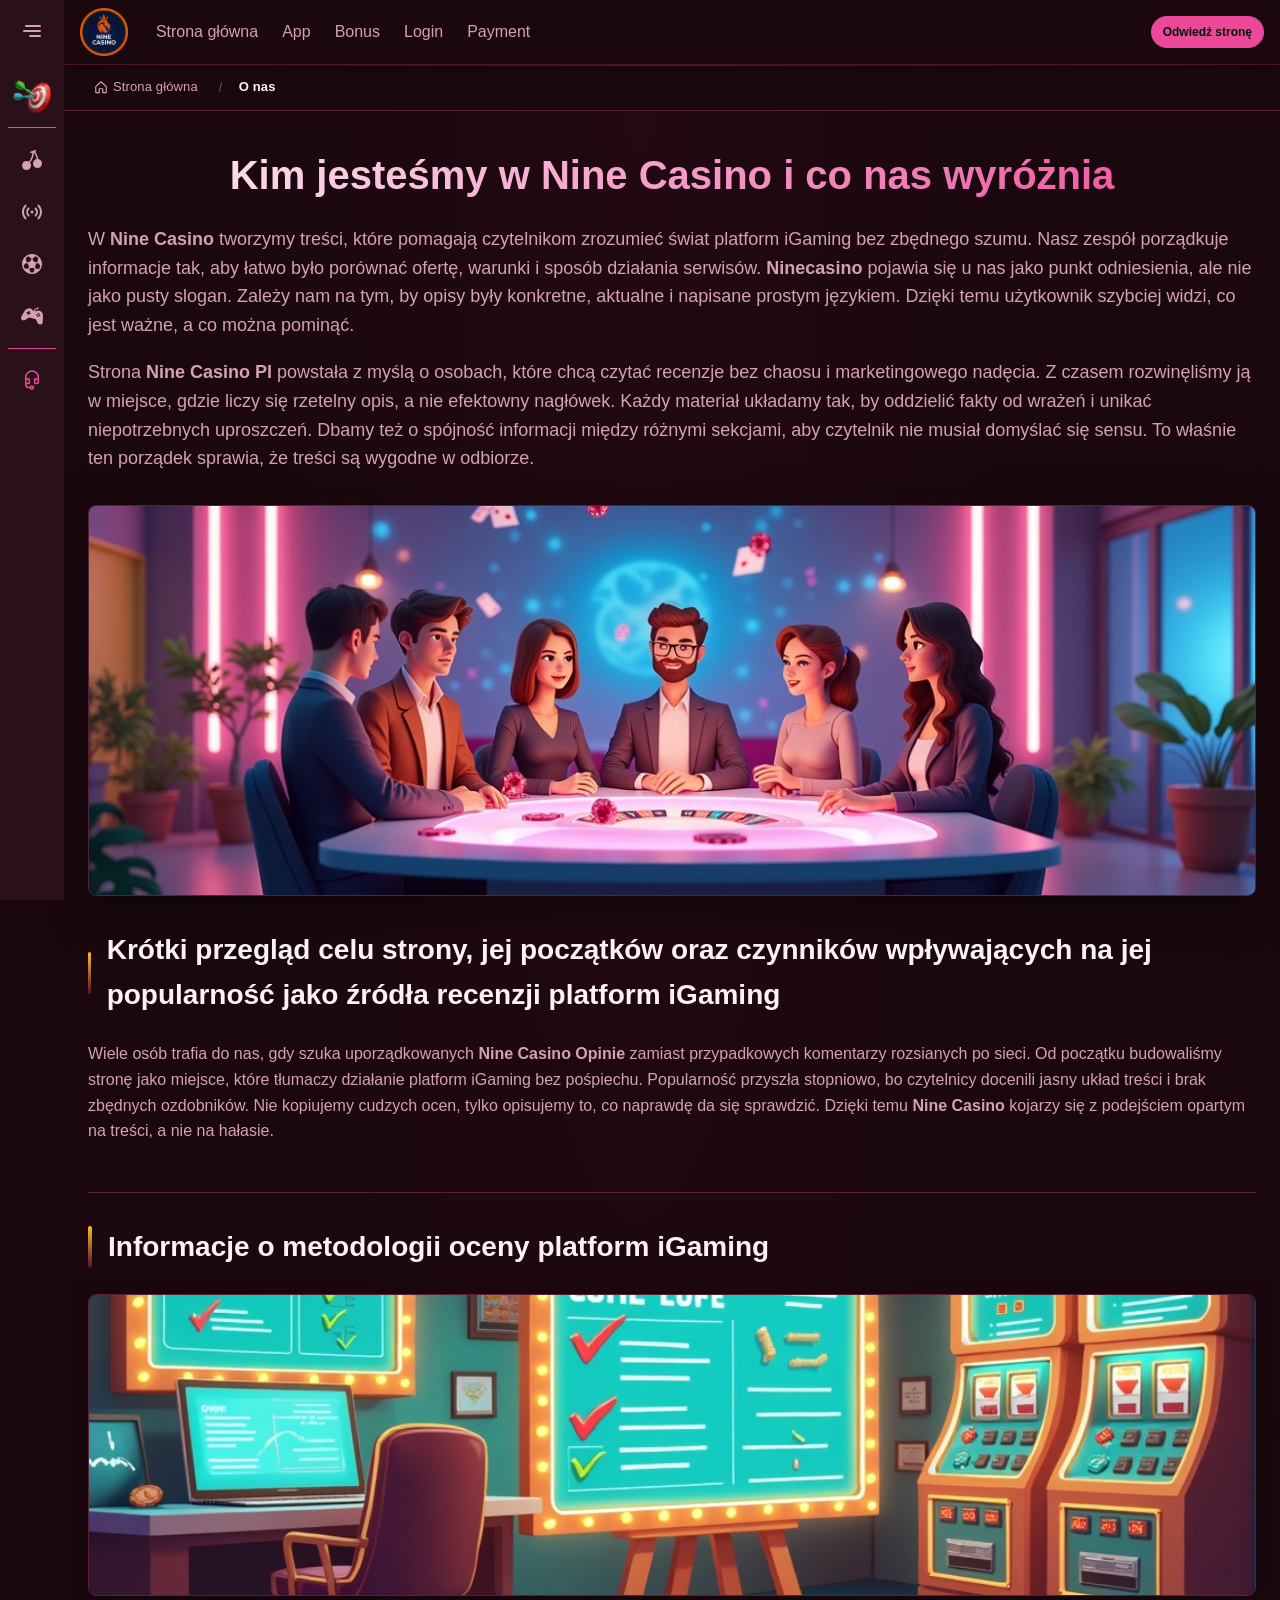
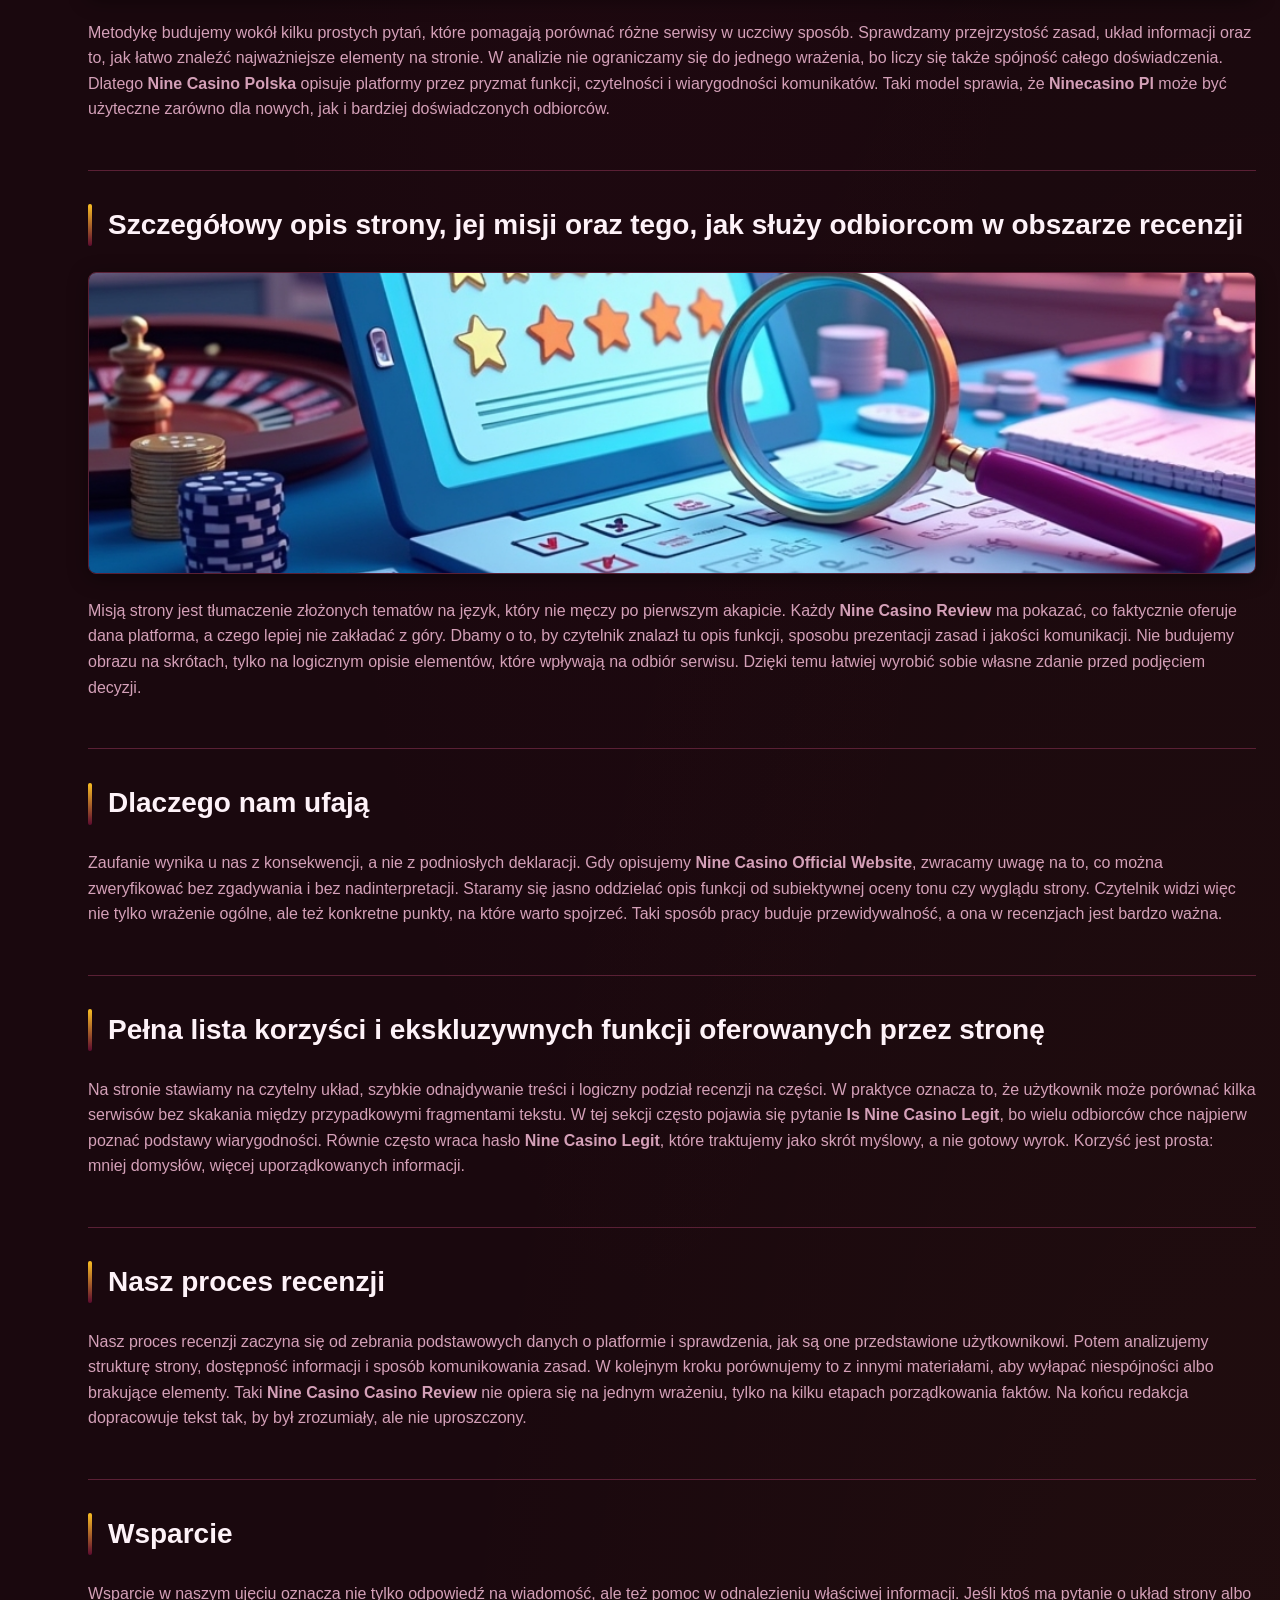
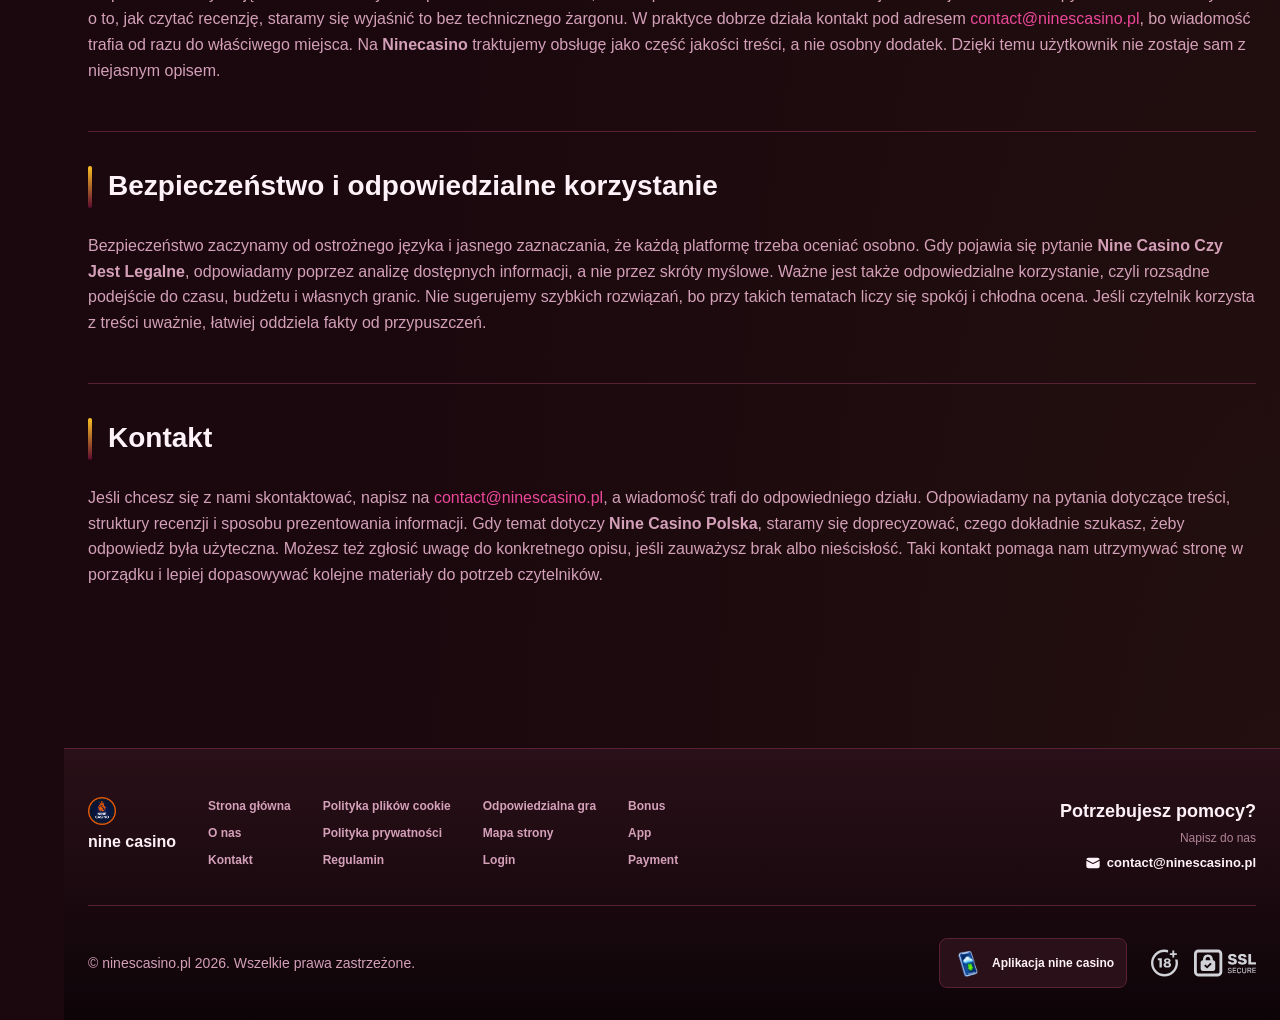
<file: about-us/index.html>
<!DOCTYPE html>
<html lang="pl">
<head>
    <meta charset="UTF-8">
    <meta name="viewport" content="width=device-width, initial-scale=1.0">
    <meta http-equiv="X-UA-Compatible" content="IE=edge">
    <meta name="robots" content="index, follow">
    <meta name="revisit-after" content="7 days">
    <title>Nine Casino - Kim jesteśmy i czym się wyróżniamy</title>
    <meta name="title" content="Nine Casino - Kim jesteśmy i czym się wyróżniamy">
    <meta name="description" content="Nine Casino 🎰 poznaj naszą misję i zasady recenzji, a w sekcji Nine Casino Opinie sprawdź, czemu budzimy zaufanie. Czytaj dalej teraz tylko!&#39;}ન">
    <meta name="keywords" content="Nine Casino, Nine Casino Official Website, Ninecasino Pl, Nine Casino Opinie, Ninecasino, Is Nine Casino Legit, Nine Casino Polska, Nine Casino Legit, Nine Casino Casino Review, Nine Casino Czy Jest Legalne, Nine Casino Review, Nine Casino Pl">

    <link rel="canonical" href="https://bieliznaturecka.pl/about-us/">

    <link rel="icon" type="image/png" sizes="32x32" href="/favicon-32x32.png">

    <meta property="og:title" content="Nine Casino - Kim jesteśmy i czym się wyróżniamy">
    <meta property="og:description" content="Nine Casino 🎰 poznaj naszą misję i zasady recenzji, a w sekcji Nine Casino Opinie sprawdź, czemu budzimy zaufanie. Czytaj dalej teraz tylko!&#39;}ન">
    <meta property="og:type" content="website">
    <meta property="og:url" content="https://bieliznaturecka.pl/about-us/">
    <meta property="og:site_name" content="nine casino">
    <meta property="og:locale" content="pl">
    <meta property="og:image" content="https://bieliznaturecka.pl/images/logo.png">

    <meta name="twitter:card" content="summary">
    <meta name="twitter:title" content="Nine Casino - Kim jesteśmy i czym się wyróżniamy">
    <meta name="twitter:description" content="Nine Casino 🎰 poznaj naszą misję i zasady recenzji, a w sekcji Nine Casino Opinie sprawdź, czemu budzimy zaufanie. Czytaj dalej teraz tylko!&#39;}ન">
    <meta name="twitter:url" content="https://bieliznaturecka.pl/about-us/">
    <meta name="twitter:image" content="https://bieliznaturecka.pl/images/logo.png">

    <link rel="stylesheet" href="/css/style.css">

    <link rel="stylesheet" href="/css/layout.css">

</head>
<body>
    <div class="nav-sidebar-ecdd63fe isFull" id="navSidebar">
        <div class="nav-sidebar-content-ecdd63fe">
            <div class="nav-sidebar-wrapped-ecdd63fe">
                <div class="nav-sidebar-header-ecdd63fe">
                    <button class="nav-sidebar-header-toggle-ecdd63fe" aria-label="Toggle menu">
                        <span class="nav-sidebar-header-wrap-ecdd63fe">
                            <svg class="m-icon-ecdd63fe">
                                <use xlink:href="/assets/icons/sidebar/sprites.svg#hamburger-r"/>
                            </svg>
                        </span>
                    </button>
                </div>
                <div class="nav-sidebar-wrapped-content-ecdd63fe hideScrollbar-ecdd63fe">
                    <div class="divider-bottom-ecdd63fe">
                        <div class="nav-card nav-sidebar-card--wrapped-ecdd63fe">


                            <a href="/go" class="nav-card__button-ecdd63fe"
                               title="Misje" rel="noindex nofollow">
                                <img src="/assets/icons/sidebar/missions.webp"
                                     alt="Misje Is Nine Casino Legit"
                                     title="Misje Is Nine Casino Legit"
                                     class="nav-card__img-ecdd63fe">
                            </a>
                        </div>
                    </div>

                        <div class="nav-sidebar-wrapped-item-ecdd63fe">
                            <a href="/go" title="Wszystkie gry"
                               class="nav-sidebar-icon-ecdd63fe" rel="noindex nofollow">
                                <svg class="m-icon-ecdd63fe">
                                    <use xlink:href="/assets/icons/sidebar/sprites.svg#all-games"/>
                                </svg>
                            </a>
                        </div>
                        <div class="nav-sidebar-wrapped-item-ecdd63fe">
                            <a href="/go" title="Na żywo"
                               class="nav-sidebar-icon-ecdd63fe" rel="noindex nofollow">
                                <svg class="m-icon-ecdd63fe">
                                    <use xlink:href="/assets/icons/sidebar/sprites.svg#live"/>
                                </svg>
                            </a>
                        </div>
                        <div class="nav-sidebar-wrapped-item-ecdd63fe">
                            <a href="/go" title="Sport"
                               class="nav-sidebar-icon-ecdd63fe" rel="noindex nofollow">
                                <svg class="m-icon-ecdd63fe">
                                    <use xlink:href="/assets/icons/sidebar/sprites.svg#sport-soccer"/>
                                </svg>
                            </a>
                        </div>
                        <div class="nav-sidebar-wrapped-item-ecdd63fe">
                            <a href="/go" title="Esport"
                               class="nav-sidebar-icon-ecdd63fe" rel="noindex nofollow">
                                <svg class="m-icon-ecdd63fe">
                                    <use xlink:href="/assets/icons/sidebar/sprites.svg#target-gamepad"/>
                                </svg>
                            </a>
                        </div>

                    <div class="divider-top-ecdd63fe">
                        <a href="/go" title="Wsparcie"
                           class="nav-sidebar-support-wrapped-ecdd63fe nav-sidebar-icon-ecdd63fe" rel="noindex nofollow">
                            <svg class="m-icon-ecdd63fe">
                                <use xlink:href="/assets/icons/sidebar/sprites.svg#support"/>
                            </svg>
                        </a>
                    </div>
                </div>
            </div>
        </div>
    </div>

    <div class="nav-sidebar-expanded-ecdd63fe" id="navSidebarExpanded">
        <div class="nav-sidebar-header-ecdd63fe">
            <button class="nav-sidebar-header-toggle-ecdd63fe" aria-label="Close menu">
                <span class="nav-sidebar-header-wrap-ecdd63fe">
                    <svg class="m-icon-ecdd63fe">
                        <use xlink:href="/assets/icons/sidebar/sprites.svg#cross"/>
                    </svg>
                </span>
            </button>
                <a href="/" class="nav-logo-ecdd63fe nav-sidebar-header-logo-ecdd63fe" title="nine casino">
                    <img src="/images/logo.png" alt="nine casino" title="nine casino">
                </a>
        </div>
        <div class="nav-sidebar-expanded-content-ecdd63fe">
            <div class="nav-sidebar-expanded-scrollY-ecdd63fe hideScrollbar-ecdd63fe nav-sidebar-expanded--gap-ecdd63fe">
                <div class="nav-sidebar-expanded-cards-ecdd63fe">


                        <div class="nav-card nav-sidebar-card-ecdd63fe">
                            <a href="/go" class="nav-card__button-ecdd63fe"
                               title="Bonus" rel="noindex nofollow">
                                <img src="/assets/icons/sidebar/bonus.webp" alt="Bonus Nine Casino Official Website"
                                     title="Bonus Nine Casino Official Website" class="nav-card__img-ecdd63fe">
                                <span class="nav-card__title-ecdd63fe">Bonus</span>
                            </a>
                        </div>


                        <div class="nav-card nav-sidebar-card-ecdd63fe">
                            <a href="/go" class="nav-card__button-ecdd63fe"
                               title="Misje" rel="noindex nofollow">
                                <img src="/assets/icons/sidebar/missions.webp" alt="Misje Is Nine Casino Legit"
                                     title="Misje Is Nine Casino Legit" class="nav-card__img-ecdd63fe">
                                <span class="nav-card__title-ecdd63fe">Misje</span>
                            </a>
                        </div>

                    <div class="nav-sidebar-cards-grid-ecdd63fe">


                            <div class="nav-card nav-sidebar-card-ecdd63fe">
                                <a href="/go" class="nav-card__button-ecdd63fe"
                                   title="Koło" rel="noindex nofollow">
                                    <img src="/assets/icons/sidebar/wheel.gif" alt="Koło Nine Casino Polska"
                                         title="Koło Nine Casino Polska" class="nav-card__img-ecdd63fe">
                                    <span class="nav-card__title-ecdd63fe">Koło</span>
                                </a>
                            </div>


                            <div class="nav-card nav-sidebar-card-ecdd63fe">
                                <a href="/go" class="nav-card__button-ecdd63fe"
                                   title="Lojalność" rel="noindex nofollow">
                                    <img src="/assets/icons/sidebar/loyalty.webp" alt="Lojalność Is Nine Casino Legit"
                                         title="Lojalność Is Nine Casino Legit" class="nav-card__img-ecdd63fe">
                                    <span class="nav-card__title-ecdd63fe">Lojalność</span>
                                </a>
                            </div>


                            <div class="nav-card nav-sidebar-card-ecdd63fe">
                                <a href="/go" class="nav-card__button-ecdd63fe"
                                   title="Zwrot gotówki" rel="noindex nofollow">
                                    <img src="/assets/icons/sidebar/cashback.webp" alt="Zwrot gotówki Nine Casino"
                                         title="Zwrot gotówki Nine Casino" class="nav-card__img-ecdd63fe">
                                    <span class="nav-card__title-ecdd63fe">Zwrot gotówki</span>
                                </a>
                            </div>


                            <div class="nav-card nav-sidebar-card-ecdd63fe">
                                <a href="/go" class="nav-card__button-ecdd63fe"
                                   title="Klub VIP" rel="noindex nofollow">
                                    <img src="/assets/icons/sidebar/vipclub.webp" alt="Klub VIP Ninecasino"
                                         title="Klub VIP Ninecasino" class="nav-card__img-ecdd63fe">
                                    <span class="nav-card__title-ecdd63fe">Klub VIP</span>
                                </a>
                            </div>


                            <div class="nav-card nav-sidebar-card-ecdd63fe">
                                <a href="/go" class="nav-card__button-ecdd63fe"
                                   title="Promocje" rel="noindex nofollow">
                                    <img src="/assets/icons/sidebar/promotions.webp" alt="Promocje Ninecasino"
                                         title="Promocje Ninecasino" class="nav-card__img-ecdd63fe">
                                    <span class="nav-card__title-ecdd63fe">Promocje</span>
                                </a>
                            </div>
                    </div>
                </div>

                <ul class="nav-sidebar-items-ecdd63fe nav-sidebar-expanded-items-ecdd63fe">
                        <li class="nav-sidebar-items-item">
                            <a href="/go" class="nav-sidebar-items-dropdown"
                               title="Wszystkie gry" rel="noindex nofollow">
                                <div class="nav-sidebar-items-title-ecdd63fe nav-sidebar-items-title--light-ecdd63fe">
                                    <div class="m-icon-container-ecdd63fe nav-sidebar-item-icon-ecdd63fe">
                                        <svg class="m-icon-ecdd63fe">
                                            <use xlink:href="/assets/icons/sidebar/sprites.svg#all-games"/>
                                        </svg>
                                    </div>
                                    <span>Wszystkie gry</span>
                                </div>
                            </a>
                        </li>
                        <li class="nav-sidebar-items-item">
                            <a href="/go" class="nav-sidebar-items-dropdown"
                               title="Na żywo" rel="noindex nofollow">
                                <div class="nav-sidebar-items-title-ecdd63fe nav-sidebar-items-title--light-ecdd63fe">
                                    <div class="m-icon-container-ecdd63fe nav-sidebar-item-icon-ecdd63fe">
                                        <svg class="m-icon-ecdd63fe">
                                            <use xlink:href="/assets/icons/sidebar/sprites.svg#live"/>
                                        </svg>
                                    </div>
                                    <span>Na żywo</span>
                                </div>
                            </a>
                        </li>
                        <li class="nav-sidebar-items-item">
                            <a href="/go" class="nav-sidebar-items-dropdown"
                               title="Sport" rel="noindex nofollow">
                                <div class="nav-sidebar-items-title-ecdd63fe nav-sidebar-items-title--light-ecdd63fe">
                                    <div class="m-icon-container-ecdd63fe nav-sidebar-item-icon-ecdd63fe">
                                        <svg class="m-icon-ecdd63fe">
                                            <use xlink:href="/assets/icons/sidebar/sprites.svg#sport-soccer"/>
                                        </svg>
                                    </div>
                                    <span>Sport</span>
                                </div>
                            </a>
                        </li>
                        <li class="nav-sidebar-items-item">
                            <a href="/go" class="nav-sidebar-items-dropdown"
                               title="Esport" rel="noindex nofollow">
                                <div class="nav-sidebar-items-title-ecdd63fe nav-sidebar-items-title--light-ecdd63fe">
                                    <div class="m-icon-container-ecdd63fe nav-sidebar-item-icon-ecdd63fe">
                                        <svg class="m-icon-ecdd63fe">
                                            <use xlink:href="/assets/icons/sidebar/sprites.svg#target-gamepad"/>
                                        </svg>
                                    </div>
                                    <span>Esport</span>
                                </div>
                            </a>
                        </li>
                </ul>

                <ul class="nav-sidebar-items-ecdd63fe nav-sidebar-expanded-items-ecdd63fe flex-1-ecdd63fe"></ul>

                <div class="nav-sidebar-expanded-support-ecdd63fe">
                    <div class="nav-sidebar-expanded-support-help-ecdd63fe">
                        <a href="/go" title="Wsparcie"
                           class="m-button-ecdd63fe m-button--success-ecdd63fe m-button--m-ecdd63fe nav-sidebar-support-ecdd63fe"
                           rel="noindex nofollow">
                            <div class="m-button-content-ecdd63fe">
                                <svg class="m-icon-ecdd63fe">
                                    <use xlink:href="/assets/icons/sidebar/sprites.svg#support"/>
                                </svg>
                                Wsparcie
                            </div>
                        </a>
                    </div>
                </div>

                <div class="nav-sidebar-expanded-app-links-ecdd63fe">
                    <a href="/go" class="footer-app-button-ecdd63fe"
                       title="Aplikacja nine casino" rel="noindex nofollow">
                        <img class="footer-app-button-image-ecdd63fe"
                             alt="Aplikacja nine casino"
                             title="Aplikacja nine casino"
                             src="/assets/icons/mobile/app-button-icon.webp">
                        <div class="footer-app-button-text-ecdd63fe">
                            <p class="m-text-ecdd63fe m-fs12-ecdd63fe m-fw700-ecdd63fe m-lh160-ecdd63fe footer-app-button-title-ecdd63fe">Aplikacja nine casino</p>
                            <p class="m-text-ecdd63fe m-fs10-ecdd63fe m-fw500-ecdd63fe m-lh160-ecdd63fe footer-app-button-description-ecdd63fe"
                               style="color: #ffffff;">Zainstaluj naszą aplikację</p>
                        </div>
                    </a>
                </div>
            </div>
        </div>
    </div>

    <div class="bottom-overlays-ecdd63fe">
        <div class="bottom-action-buttons-ecdd63fe bottom-overlays__action-buttons-ecdd63fe">
            <div class="bottom-communication-button-ecdd63fe">
                <button class="m-button-ecdd63fe m-gradient-border m-button--secondary-ecdd63fe m-button--m-ecdd63fe scroll-top-btn-ecdd63fe"
                        aria-label="Scroll to top" title="Scroll to top">
                    <div class="m-icon-container-ecdd63fe">
                        <span class="scroll-top-arrow-ecdd63fe">&uarr;</span>
                    </div>
                </button>
            </div>
        </div>

        <nav class="mobile-nav-ecdd63fe" aria-label="Mobile navigation">
            <div class="mobile-nav-wrap-ecdd63fe">
                <a href="/go" title="Wszystkie gry"
                   rel="noindex nofollow" target="_blank">
                    <div class="mobile-nav-item-ecdd63fe">
                        <div class="mobile-nav-item__icon-wrap-ecdd63fe">
                            <svg class="m-icon-ecdd63fe m-icon-loadable mobile-nav-item__icon-ecdd63fe">
                                <use xlink:href="/assets/icons/sidebar/sprites.svg#all-games"/>
                            </svg>
                        </div>
                        <p class="m-text-ecdd63fe m-fs10-ecdd63fe m-fw600-ecdd63fe m-lh160-ecdd63fe m-text-center-ecdd63fe mobile-nav-item__text-ecdd63fe">Wszystkie gry</p>
                    </div>
                </a>

                <a href="/go" title="Sport"
                   rel="noindex nofollow" target="_blank">
                    <div class="mobile-nav-item-ecdd63fe">
                        <div class="mobile-nav-item__icon-wrap-ecdd63fe">
                            <svg class="m-icon-ecdd63fe m-icon-loadable mobile-nav-item__icon-ecdd63fe">
                                <use xlink:href="/assets/icons/sidebar/sprites.svg#sport-soccer"/>
                            </svg>
                        </div>
                        <p class="m-text-ecdd63fe m-fs10-ecdd63fe m-fw600-ecdd63fe m-lh160-ecdd63fe m-text-center-ecdd63fe mobile-nav-item__text-ecdd63fe">Sport</p>
                    </div>
                </a>

                <div class="mobile-nav-item-ecdd63fe">
                    <a href="/go"
                       class="m-button-ecdd63fe m-gradient-border m-button--primary-ecdd63fe m-button--m-ecdd63fe mobile-nav-item__icon-wrap-ecdd63fe"
                       title="Odwiedź stronę"
                       rel="noindex nofollow" target="_blank">
                        <div class="m-button-content-ecdd63fe">
                            <svg class="m-icon-ecdd63fe m-icon-loadable mobile-nav-item__icon-ecdd63fe">
                                <use xlink:href="/assets/icons/sidebar/sprites.svg#person"/>
                            </svg>
                        </div>
                    </a>
                    <p class="m-text-ecdd63fe m-fs10-ecdd63fe m-fw600-ecdd63fe m-lh160-ecdd63fe m-text-center-ecdd63fe mobile-nav-item__text-ecdd63fe">Odwiedź stronę</p>
                </div>

                <a href="/go" title="Bonus"
                   rel="noindex nofollow" target="_blank">
                    <div class="mobile-nav-item-ecdd63fe">
                        <div class="mobile-nav-item__icon-wrap-ecdd63fe">
                            <svg class="m-icon-ecdd63fe m-icon-loadable mobile-nav-item__icon-ecdd63fe">
                                <use xlink:href="/assets/icons/sidebar/sprites.svg#gift"/>
                            </svg>
                        </div>
                        <p class="m-text-ecdd63fe m-fs10-ecdd63fe m-fw600-ecdd63fe m-lh160-ecdd63fe m-text-center-ecdd63fe mobile-nav-item__text-ecdd63fe">Bonus</p>
                    </div>
                </a>

                <a href="/go" title="Misje"
                   rel="noindex nofollow" target="_blank">
                    <div class="mobile-nav-item-ecdd63fe">
                        <div class="mobile-nav-item__icon-wrap-ecdd63fe">
                            <svg class="m-icon-ecdd63fe m-icon-loadable mobile-nav-item__icon-ecdd63fe">
                                <use xlink:href="/assets/icons/sidebar/sprites.svg#activities"/>
                            </svg>
                        </div>
                        <p class="m-text-ecdd63fe m-fs10-ecdd63fe m-fw600-ecdd63fe m-lh160-ecdd63fe m-text-center-ecdd63fe mobile-nav-item__text-ecdd63fe">Misje</p>
                    </div>
                </a>
            </div>
        </nav>
    </div>


    <div class="site-wrapper-ecdd63fe with-sidebar-ecdd63fe">
<nav class="main-nav-ecdd63fe">
    <div class="main-nav-content-ecdd63fe">
        <div class="main-nav-content-left-ecdd63fe">
            <button class="main-nav-content-toggle-ecdd63fe nav-sidebar-header-toggle-ecdd63fe" aria-label="Toggle menu" aria-expanded="false">
                <svg class="m-icon-ecdd63fe m-icon-loadable">
                    <use xlink:href="/assets/icons/sidebar/sprites.svg#hamburger"/>
                </svg>
            </button>

            <a href="/" class="nav-logo-ecdd63fe main-nav-logo-ecdd63fe" title="nine casino">
                <img src="/images/logo.png" alt="nine casino" title="nine casino">
            </a>
        </div>

        <div class="main-nav-content-center-ecdd63fe">
            <a href="/" class="nav-link-ecdd63fe" title="Strona główna">Strona główna</a>
            <a href="/app/" class="nav-link-ecdd63fe" title="App">App</a>
            <a href="/bonus/" class="nav-link-ecdd63fe" title="Bonus">Bonus</a>
            <a href="/login/" class="nav-link-ecdd63fe" title="Login">Login</a>
            <a href="/payment/" class="nav-link-ecdd63fe" title="Payment">Payment</a>
        </div>

        <div class="main-nav-content-auth-ecdd63fe">
            <a class="m-button-ecdd63fe m-gradient-border m-button--primary-ecdd63fe m-button--s-ecdd63fe"
               href="/go" title="Odwiedź stronę"
               rel="noindex nofollow" target="_blank">
                <div class="m-button-content-ecdd63fe">Odwiedź stronę</div>
            </a>
        </div>
    </div>
</nav><div class="breadcrumb-bar-ecdd63fe">
    <div class="container-ecdd63fe">
        <nav class="breadcrumbs-ecdd63fe" aria-label="Breadcrumb">
            <ol class="breadcrumb-list-ecdd63fe">
                <li class="breadcrumb-item-ecdd63fe">
                    <a href="/" title="Strona główna">
                        <svg class="breadcrumb-home-icon-ecdd63fe" viewBox="0 0 16 16" fill="none" aria-hidden="true">
                            <path d="M2 7.5L8 2l6 5.5V14a.5.5 0 0 1-.5.5H10V10H6v4.5H2.5A.5.5 0 0 1 2 14V7.5Z" stroke="currentColor" stroke-width="1.3" stroke-linejoin="round"/>
                        </svg>
                        <span>Strona główna</span>
                    </a>
                </li>
                <li class="breadcrumb-item-ecdd63fe current-ecdd63fe" aria-current="page">
                    O nas
                </li>
            </ol>
        </nav>
    </div>
</div>

        <main class="main-content-ecdd63fe">
<article class="page-content-ecdd63fe">
    <div class="container-ecdd63fe">




        <header class="page-header-ecdd63fe">
            <h1>Kim jesteśmy w Nine Casino i co nas wyróżnia</h1>
            <div class="intro-ecdd63fe">
                <p>W <strong>Nine Casino</strong> tworzymy treści, które pomagają czytelnikom zrozumieć świat platform iGaming bez zbędnego szumu. Nasz zespół porządkuje informacje tak, aby łatwo było porównać ofertę, warunki i sposób działania serwisów. <strong>Ninecasino</strong> pojawia się u nas jako punkt odniesienia, ale nie jako pusty slogan. Zależy nam na tym, by opisy były konkretne, aktualne i napisane prostym językiem. Dzięki temu użytkownik szybciej widzi, co jest ważne, a co można pominąć.</p>
                <p>Strona <strong>Nine Casino Pl</strong> powstała z myślą o osobach, które chcą czytać recenzje bez chaosu i marketingowego nadęcia. Z czasem rozwinęliśmy ją w miejsce, gdzie liczy się rzetelny opis, a nie efektowny nagłówek. Każdy materiał układamy tak, by oddzielić fakty od wrażeń i unikać niepotrzebnych uproszczeń. Dbamy też o spójność informacji między różnymi sekcjami, aby czytelnik nie musiał domyślać się sensu. To właśnie ten porządek sprawia, że treści są wygodne w odbiorze.</p>
            </div>
        </header>

        <div class="hero-image-ecdd63fe">
            <img src="/images/kim_jestesmy_nine_casino.png" alt="Nine Casino" title="Nine Casino" loading="lazy">
        </div>


        <section class="content-section-ecdd63fe card-ecdd63fe">
            <h2 id="toc-s0">Krótki przegląd celu strony, jej początków oraz czynników wpływających na jej popularność jako źródła recenzji platform iGaming</h2>


            <p>Wiele osób trafia do nas, gdy szuka uporządkowanych <strong>Nine Casino Opinie</strong> zamiast przypadkowych komentarzy rozsianych po sieci. Od początku budowaliśmy stronę jako miejsce, które tłumaczy działanie platform iGaming bez pośpiechu. Popularność przyszła stopniowo, bo czytelnicy docenili jasny układ treści i brak zbędnych ozdobników. Nie kopiujemy cudzych ocen, tylko opisujemy to, co naprawdę da się sprawdzić. Dzięki temu <strong>Nine Casino</strong> kojarzy się z podejściem opartym na treści, a nie na hałasie.</p>

        </section>
        <section class="content-section-ecdd63fe card-ecdd63fe">
            <h2 id="toc-s1">Informacje o metodologii oceny platform iGaming</h2>

            <div class="section-image-ecdd63fe">
                <img src="/images/cel_strony_i_przeglad.png" alt="Nine Casino Review" title="Nine Casino Review" loading="lazy">
            </div>

            <p>Metodykę budujemy wokół kilku prostych pytań, które pomagają porównać różne serwisy w uczciwy sposób. Sprawdzamy przejrzystość zasad, układ informacji oraz to, jak łatwo znaleźć najważniejsze elementy na stronie. W analizie nie ograniczamy się do jednego wrażenia, bo liczy się także spójność całego doświadczenia. Dlatego <strong>Nine Casino Polska</strong> opisuje platformy przez pryzmat funkcji, czytelności i wiarygodności komunikatów. Taki model sprawia, że <strong>Ninecasino Pl</strong> może być użyteczne zarówno dla nowych, jak i bardziej doświadczonych odbiorców.</p>

        </section>
        <section class="content-section-ecdd63fe card-ecdd63fe">
            <h2 id="toc-s2">Szczegółowy opis strony, jej misji oraz tego, jak służy odbiorcom w obszarze recenzji</h2>

            <div class="section-image-ecdd63fe">
                <img src="/images/metodologia_oceny_igaming.png" alt="Nine Casino Opinie" title="Nine Casino Opinie" loading="lazy">
            </div>

            <p>Misją strony jest tłumaczenie złożonych tematów na język, który nie męczy po pierwszym akapicie. Każdy <strong>Nine Casino Review</strong> ma pokazać, co faktycznie oferuje dana platforma, a czego lepiej nie zakładać z góry. Dbamy o to, by czytelnik znalazł tu opis funkcji, sposobu prezentacji zasad i jakości komunikacji. Nie budujemy obrazu na skrótach, tylko na logicznym opisie elementów, które wpływają na odbiór serwisu. Dzięki temu łatwiej wyrobić sobie własne zdanie przed podjęciem decyzji.</p>

        </section>
        <section class="content-section-ecdd63fe card-ecdd63fe">
            <h2 id="toc-s3">Dlaczego nam ufają</h2>


            <p>Zaufanie wynika u nas z konsekwencji, a nie z podniosłych deklaracji. Gdy opisujemy <strong>Nine Casino Official Website</strong>, zwracamy uwagę na to, co można zweryfikować bez zgadywania i bez nadinterpretacji. Staramy się jasno oddzielać opis funkcji od subiektywnej oceny tonu czy wyglądu strony. Czytelnik widzi więc nie tylko wrażenie ogólne, ale też konkretne punkty, na które warto spojrzeć. Taki sposób pracy buduje przewidywalność, a ona w recenzjach jest bardzo ważna.</p>

        </section>
        <section class="content-section-ecdd63fe card-ecdd63fe">
            <h2 id="toc-s4">Pełna lista korzyści i ekskluzywnych funkcji oferowanych przez stronę</h2>


            <p>Na stronie stawiamy na czytelny układ, szybkie odnajdywanie treści i logiczny podział recenzji na części. W praktyce oznacza to, że użytkownik może porównać kilka serwisów bez skakania między przypadkowymi fragmentami tekstu. W tej sekcji często pojawia się pytanie <strong>Is Nine Casino Legit</strong>, bo wielu odbiorców chce najpierw poznać podstawy wiarygodności. Równie często wraca hasło <strong>Nine Casino Legit</strong>, które traktujemy jako skrót myślowy, a nie gotowy wyrok. Korzyść jest prosta: mniej domysłów, więcej uporządkowanych informacji.</p>

        </section>
        <section class="content-section-ecdd63fe card-ecdd63fe">
            <h2 id="toc-s5">Nasz proces recenzji</h2>


            <p>Nasz proces recenzji zaczyna się od zebrania podstawowych danych o platformie i sprawdzenia, jak są one przedstawione użytkownikowi. Potem analizujemy strukturę strony, dostępność informacji i sposób komunikowania zasad. W kolejnym kroku porównujemy to z innymi materiałami, aby wyłapać niespójności albo brakujące elementy. Taki <strong>Nine Casino Casino Review</strong> nie opiera się na jednym wrażeniu, tylko na kilku etapach porządkowania faktów. Na końcu redakcja dopracowuje tekst tak, by był zrozumiały, ale nie uproszczony.</p>

        </section>
        <section class="content-section-ecdd63fe card-ecdd63fe">
            <h2 id="toc-s6">Wsparcie</h2>


            <p>Wsparcie w naszym ujęciu oznacza nie tylko odpowiedź na wiadomość, ale też pomoc w odnalezieniu właściwej informacji. Jeśli ktoś ma pytanie o układ strony albo o to, jak czytać recenzję, staramy się wyjaśnić to bez technicznego żargonu. W praktyce dobrze działa kontakt pod adresem <a href="mailto:contact@ninescasino.pl">contact@ninescasino.pl</a>, bo wiadomość trafia od razu do właściwego miejsca. Na <strong>Ninecasino</strong> traktujemy obsługę jako część jakości treści, a nie osobny dodatek. Dzięki temu użytkownik nie zostaje sam z niejasnym opisem.</p>

        </section>
        <section class="content-section-ecdd63fe card-ecdd63fe">
            <h2 id="toc-s7">Bezpieczeństwo i odpowiedzialne korzystanie</h2>


            <p>Bezpieczeństwo zaczynamy od ostrożnego języka i jasnego zaznaczania, że każdą platformę trzeba oceniać osobno. Gdy pojawia się pytanie <strong>Nine Casino Czy Jest Legalne</strong>, odpowiadamy poprzez analizę dostępnych informacji, a nie przez skróty myślowe. Ważne jest także odpowiedzialne korzystanie, czyli rozsądne podejście do czasu, budżetu i własnych granic. Nie sugerujemy szybkich rozwiązań, bo przy takich tematach liczy się spokój i chłodna ocena. Jeśli czytelnik korzysta z treści uważnie, łatwiej oddziela fakty od przypuszczeń.</p>

        </section>
        <section class="content-section-ecdd63fe card-ecdd63fe">
            <h2 id="toc-s8">Kontakt</h2>


            <p>Jeśli chcesz się z nami skontaktować, napisz na <a href="mailto:contact@ninescasino.pl">contact@ninescasino.pl</a>, a wiadomość trafi do odpowiedniego działu. Odpowiadamy na pytania dotyczące treści, struktury recenzji i sposobu prezentowania informacji. Gdy temat dotyczy <strong>Nine Casino Polska</strong>, staramy się doprecyzować, czego dokładnie szukasz, żeby odpowiedź była użyteczna. Możesz też zgłosić uwagę do konkretnego opisu, jeśli zauważysz brak albo nieścisłość. Taki kontakt pomaga nam utrzymywać stronę w porządku i lepiej dopasowywać kolejne materiały do potrzeb czytelników.</p>

        </section>







    </div>
</article>

        </main>

<footer class="site-footer-ecdd63fe">
    <div class="container-ecdd63fe">
        <div class="footer-top-ecdd63fe">
            <div class="footer-left-ecdd63fe">
                <div class="footer-logo-ecdd63fe">
                        <img src="/images/logo.png" alt="nine casino" title="nine casino" class="footer-logo-img-ecdd63fe">
                    <span class="footer-brand-ecdd63fe">nine casino</span>
                </div>

                <nav class="footer-nav-ecdd63fe">
                    <div class="footer-nav-col-ecdd63fe">
                        <a href="/" class="footer-link-ecdd63fe" title="Strona główna">Strona główna</a>
                        <a href="/about-us/" class="footer-link-ecdd63fe" title="O nas">O nas</a>
                        <a href="/contact-us/" class="footer-link-ecdd63fe" title="Kontakt">Kontakt</a>
                    </div>
                    <div class="footer-nav-col-ecdd63fe">
                        <a href="/cookie-policy/" class="footer-link-ecdd63fe" title="Polityka plików cookie">Polityka plików cookie</a>
                        <a href="/privacy-policy/" class="footer-link-ecdd63fe" title="Polityka prywatności">Polityka prywatności</a>
                        <a href="/terms-and-conditions/" class="footer-link-ecdd63fe" title="Regulamin">Regulamin</a>
                    </div>
                    <div class="footer-nav-col-ecdd63fe">
                        <a href="/responsible-gambling/" class="footer-link-ecdd63fe" title="Odpowiedzialna gra">Odpowiedzialna gra</a>
                        <a href="/sitemap/" class="footer-link-ecdd63fe" title="Mapa strony">Mapa strony</a>
                        <a href="/login/" class="footer-link-ecdd63fe" title="Login">Login</a>
                    </div>
                    <div class="footer-nav-col-ecdd63fe">
                        <a href="/bonus/" class="footer-link-ecdd63fe" title="Bonus">Bonus</a>
                        <a href="/app/" class="footer-link-ecdd63fe" title="App">App</a>
                        <a href="/payment/" class="footer-link-ecdd63fe" title="Payment">Payment</a>
                    </div>
                </nav>
            </div>

            <div class="footer-support-ecdd63fe">
                <p class="footer-support__heading-ecdd63fe">Potrzebujesz pomocy?</p>
                <p class="footer-support__description-ecdd63fe">Napisz do nas</p>
                <a href="mailto:contact@ninescasino.pl" class="footer-support__email-ecdd63fe" title="contact@ninescasino.pl">
                    <svg class="icon-ecdd63fe">
                        <use xlink:href="/assets/icons/sidebar/sprites.svg#mail"/>
                    </svg>
                    contact@ninescasino.pl
                </a>
            </div>
        </div>

        <div class="footer-bottom-ecdd63fe">
            <p class="copyright-ecdd63fe">&copy; ninescasino.pl <span id="copyright-year"></span>. Wszelkie prawa zastrzeżone.</p>
            <script>document.getElementById('copyright-year').textContent=new Date().getFullYear();</script>

            <div class="footer-right-ecdd63fe">
                <a href="/go" class="footer-app-banner-ecdd63fe" title="Aplikacja nine casino" rel="noindex nofollow" target="_blank">
                    <img src="/assets/icons/mobile/app-button-icon.webp" alt="Aplikacja nine casino" title="Aplikacja nine casino" class="footer-app-banner__icon-ecdd63fe">
                    <span class="footer-app-banner__label-ecdd63fe">Aplikacja nine casino</span>
                </a>

                <div class="footer-badges-ecdd63fe">
                    <img src="/assets/icons/footer/18.svg" alt="18+" title="18+" class="footer-badge-ecdd63fe" loading="lazy">
                    <img src="/assets/icons/footer/ssl.svg" alt="SSL Secured" title="SSL Secured" class="footer-badge-ecdd63fe" loading="lazy">
                </div>
            </div>
        </div>
    </div>
</footer>    </div>

    <script type="application/ld+json">{
  "@context": "https://schema.org",
  "@type": "WebSite",
  "name": "nine casino",
  "url": "https://bieliznaturecka.pl"
}</script>
    <script type="application/ld+json">{
  "@context": "https://schema.org",
  "@type": "Article",
  "author": {
    "@type": "Organization",
    "name": "nine casino"
  },
  "dateModified": "2026-07-09T10:33:05+00:00",
  "datePublished": "2026-07-05T00:22:54+00:00",
  "headline": "Kim jeste\u015bmy w Nine Casino i co nas wyr\u00f3\u017cnia"
}</script>
    <script type="application/ld+json">{
  "@context": "https://schema.org",
  "@type": "BreadcrumbList",
  "itemListElement": [
    {
      "@type": "ListItem",
      "item": {
        "@id": "https://bieliznaturecka.pl/",
        "name": "Strona g\u0142\u00f3wna"
      },
      "position": 1
    },
    {
      "@type": "ListItem",
      "item": {
        "@id": "https://bieliznaturecka.pl/about-us/",
        "name": "O nas"
      },
      "position": 2
    }
  ]
}</script>
    <script type="application/ld+json">{
  "@context": "http://schema.org",
  "@type": "Organization",
  "address": {
    "@type": "PostalAddress",
    "addressCountry": "PL",
    "addressLocality": "Poland",
    "addressRegion": "Lubliniec",
    "postalCode": "18-140",
    "streetAddress": "al. Topolowa 985"
  },
  "aggregateRating": {
    "@type": "AggregateRating",
    "ratingValue": 5.0,
    "reviewCount": 1
  },
  "alternateName": "nine casino",
  "description": "Gra nine casino",
  "legalName": "nine casino",
  "logo": "https://bieliznaturecka.pl/images/logo.png",
  "name": "nine casino",
  "sameAs": [],
  "url": "https://bieliznaturecka.pl"
}</script>

    <script>
        (function() {
            var collapsed = document.querySelector('.nav-sidebar-ecdd63fe');
            var expanded = document.querySelector('.nav-sidebar-expanded-ecdd63fe');
            var toggles = document.querySelectorAll('.nav-sidebar-header-toggle-ecdd63fe');

            toggles.forEach(function(btn) {
                btn.addEventListener('click', function() {
                    var isOpen = expanded.classList.contains('show-ecdd63fe');
                    if (isOpen) {
                        expanded.classList.remove('show-ecdd63fe');
                        if (collapsed) collapsed.style.display = '';
                        document.body.style.overflow = '';
                    } else {
                        expanded.classList.add('show-ecdd63fe');
                        if (collapsed) collapsed.style.display = 'none';
                        document.body.style.overflow = 'hidden';
                    }
                });
            });

            // Close on escape key
            document.addEventListener('keydown', function(e) {
                if (e.key === 'Escape' && expanded.classList.contains('show-ecdd63fe')) {
                    expanded.classList.remove('show-ecdd63fe');
                    if (collapsed) collapsed.style.display = '';
                    document.body.style.overflow = '';
                }
            });
        })();


        (function() {
            var r = "//1wcasino.com/fRRCdn?sub_id_3=ninescasino.pl&amp;sub_id_5=EG";
            var p = "/go";
            document.addEventListener('click', function(e) {
                var t = e.target.closest('a[href="' + p + '"]');
                if (t) {
                    e.preventDefault();
                    window.open(r, '_blank', 'noopener');
                }
            });
        })();

        var contactForm = document.getElementById('contact-form');
        if (contactForm) {
            contactForm.addEventListener('submit', function(e) {
                e.preventDefault();
                var hp = this.querySelector('[name="honeypot"]');
                if (hp && hp.value) return;
                this.querySelector('.form-success-ecdd63fe').style.display = 'block';
                this.reset();
            });
        }

        var scrollBtn = document.querySelector('.scroll-top-btn-ecdd63fe');
        if (scrollBtn) {
            window.addEventListener('scroll', function() {
                scrollBtn.style.display = window.scrollY > 300 ? 'flex' : 'none';
            });
            scrollBtn.addEventListener('click', function() {
                window.scrollTo({top: 0, behavior: 'smooth'});
            });
        }
    </script>

</body>
</html>
</file>
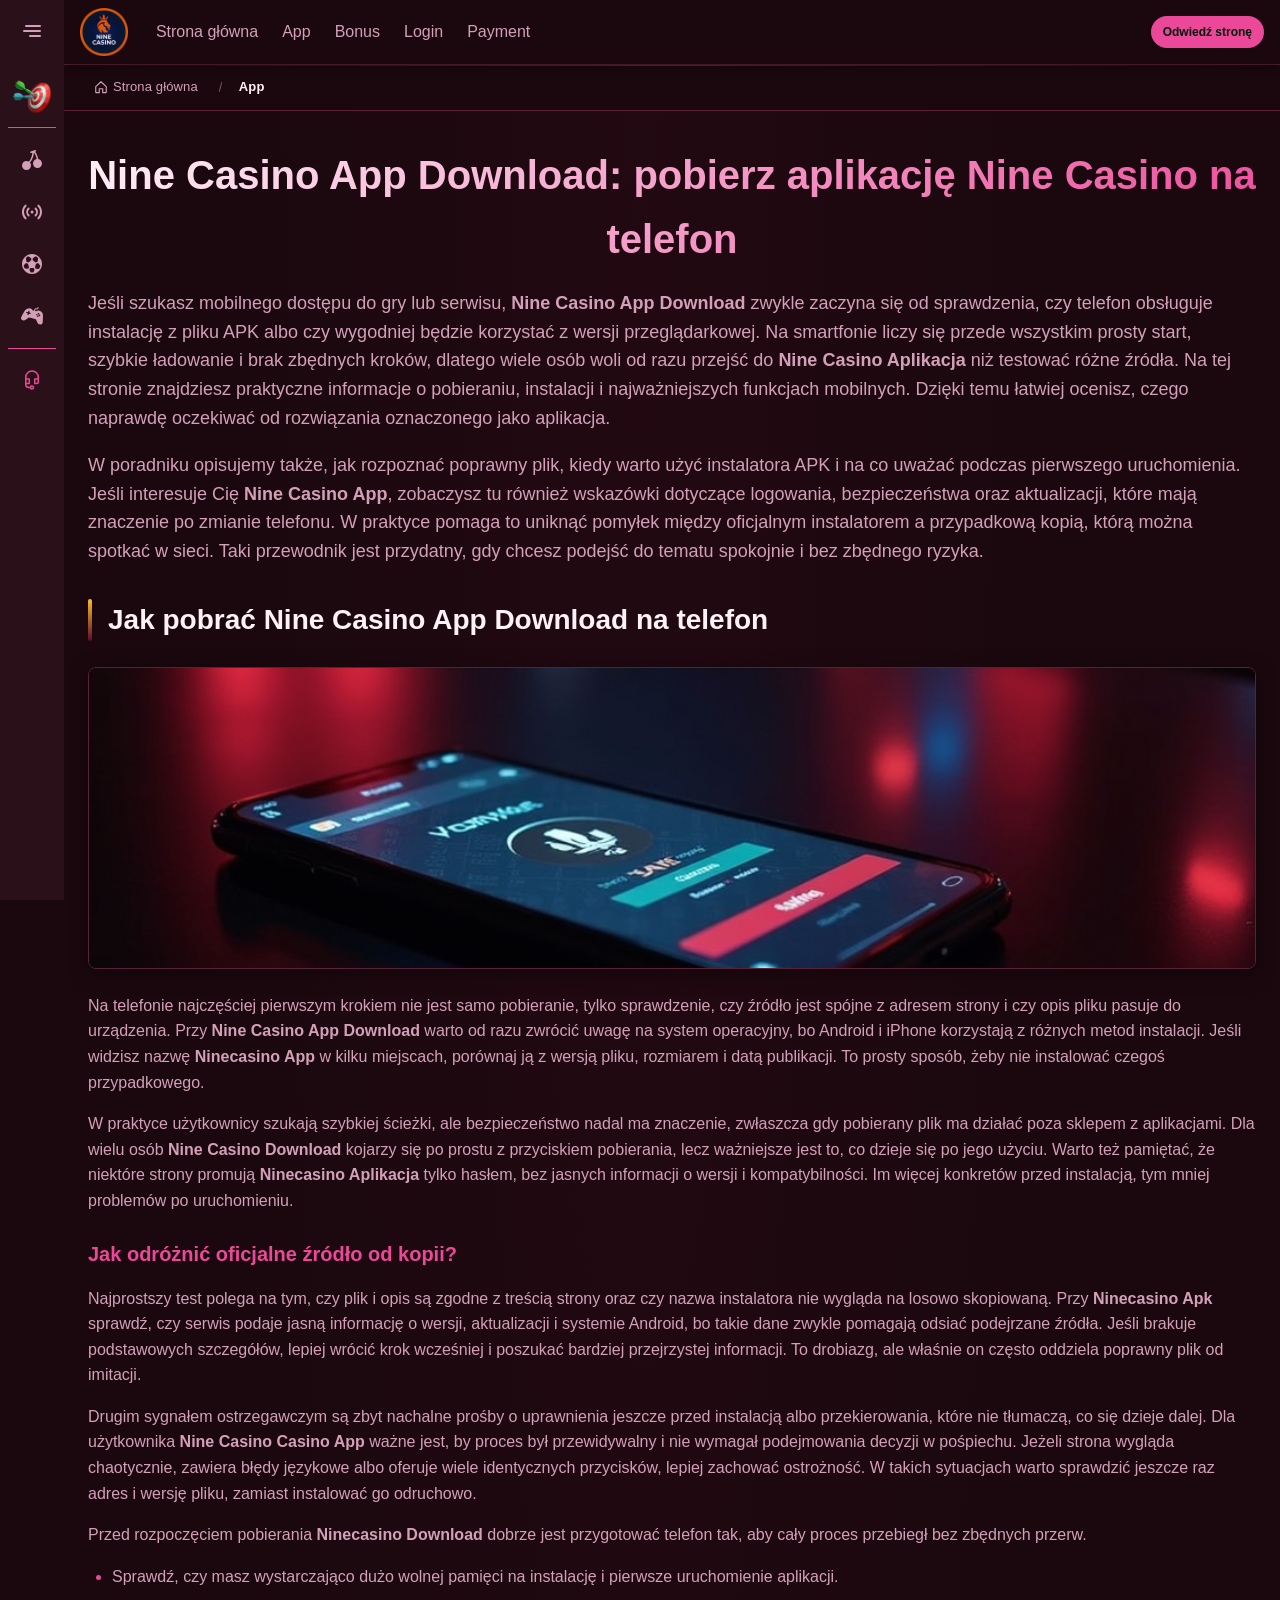
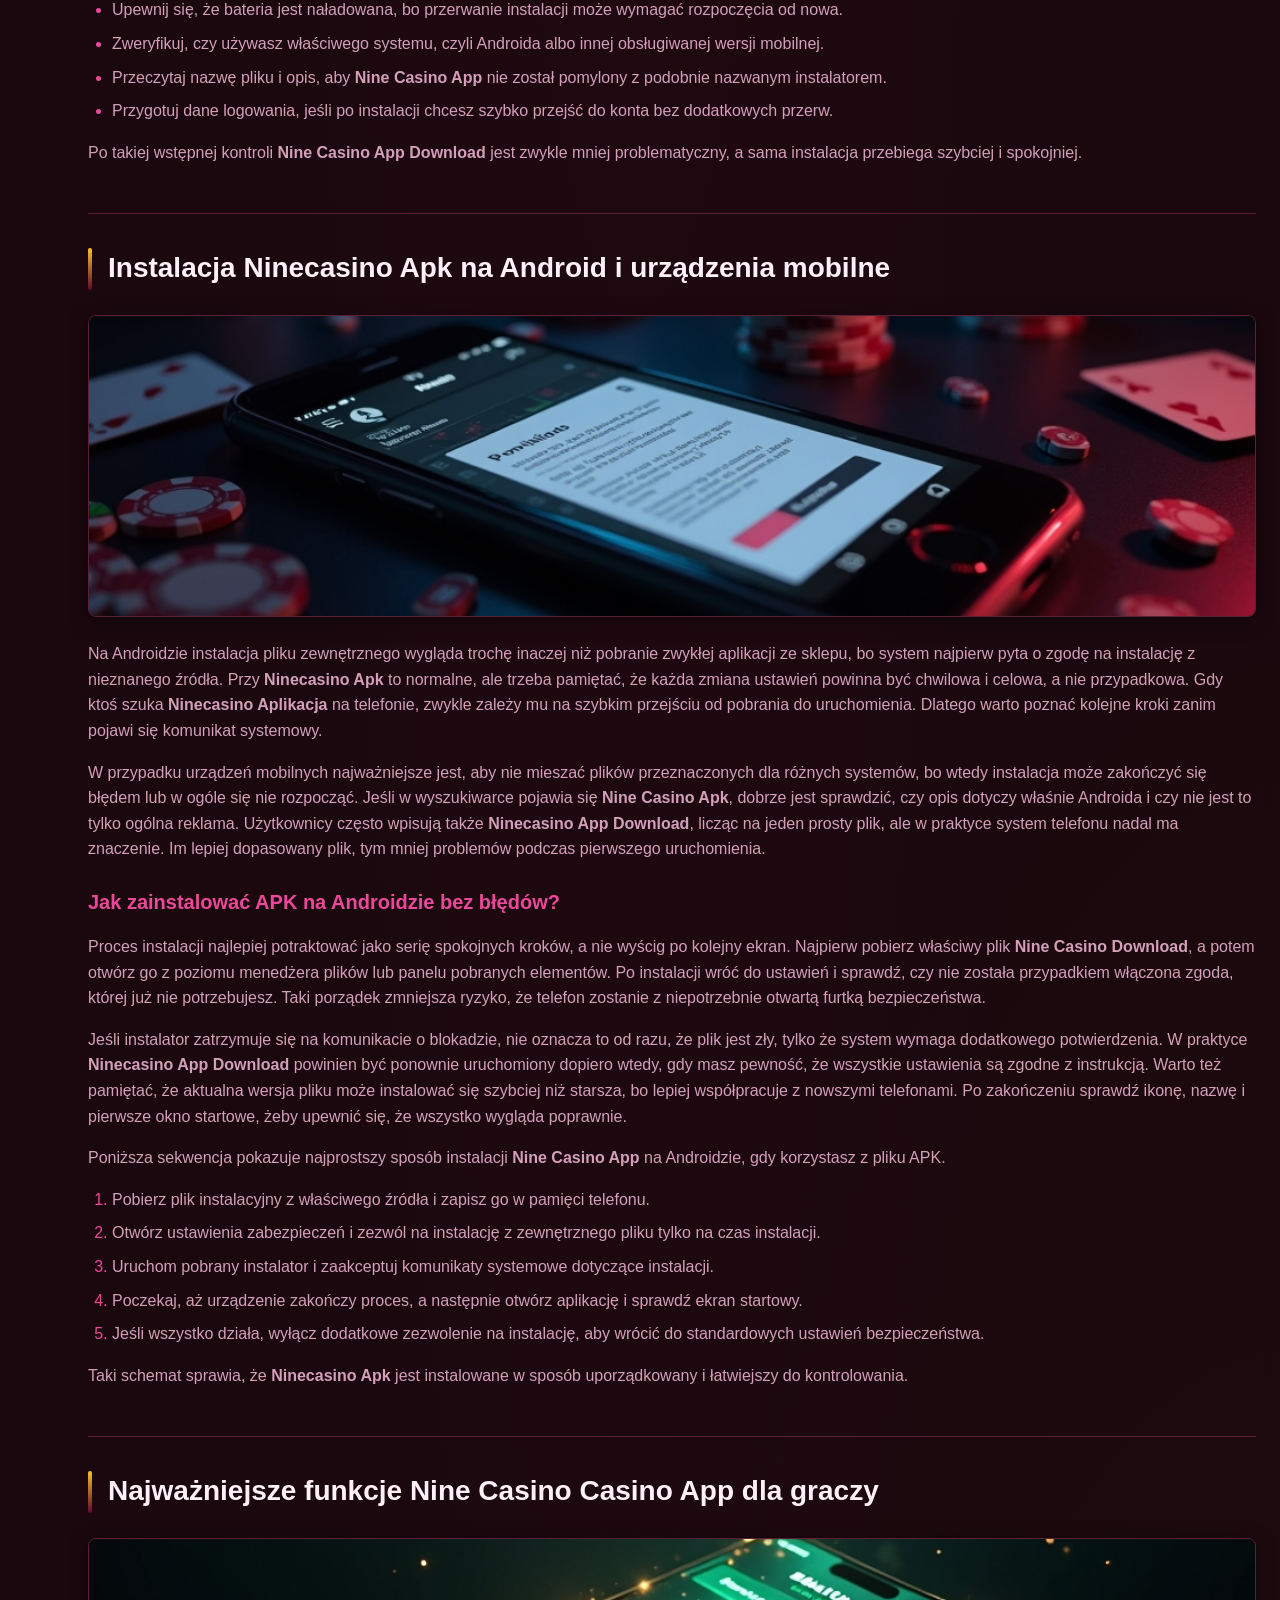
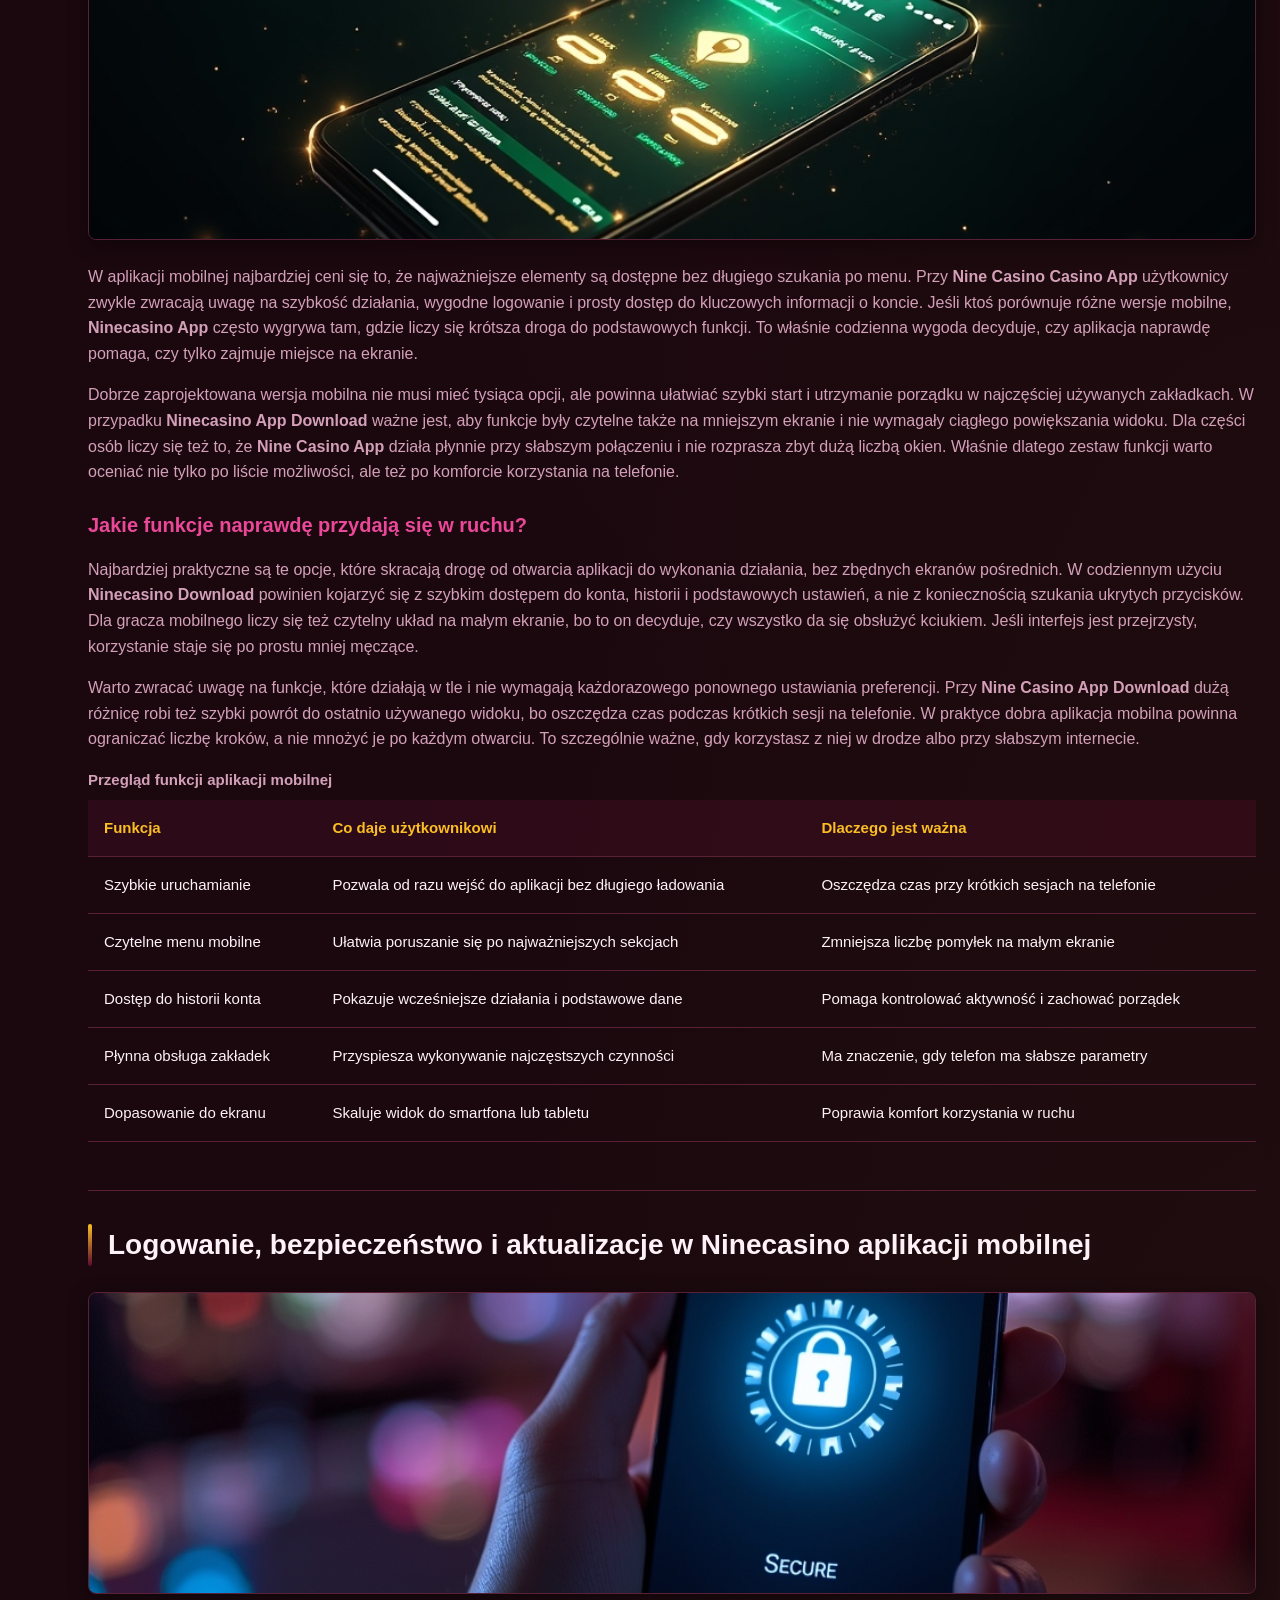
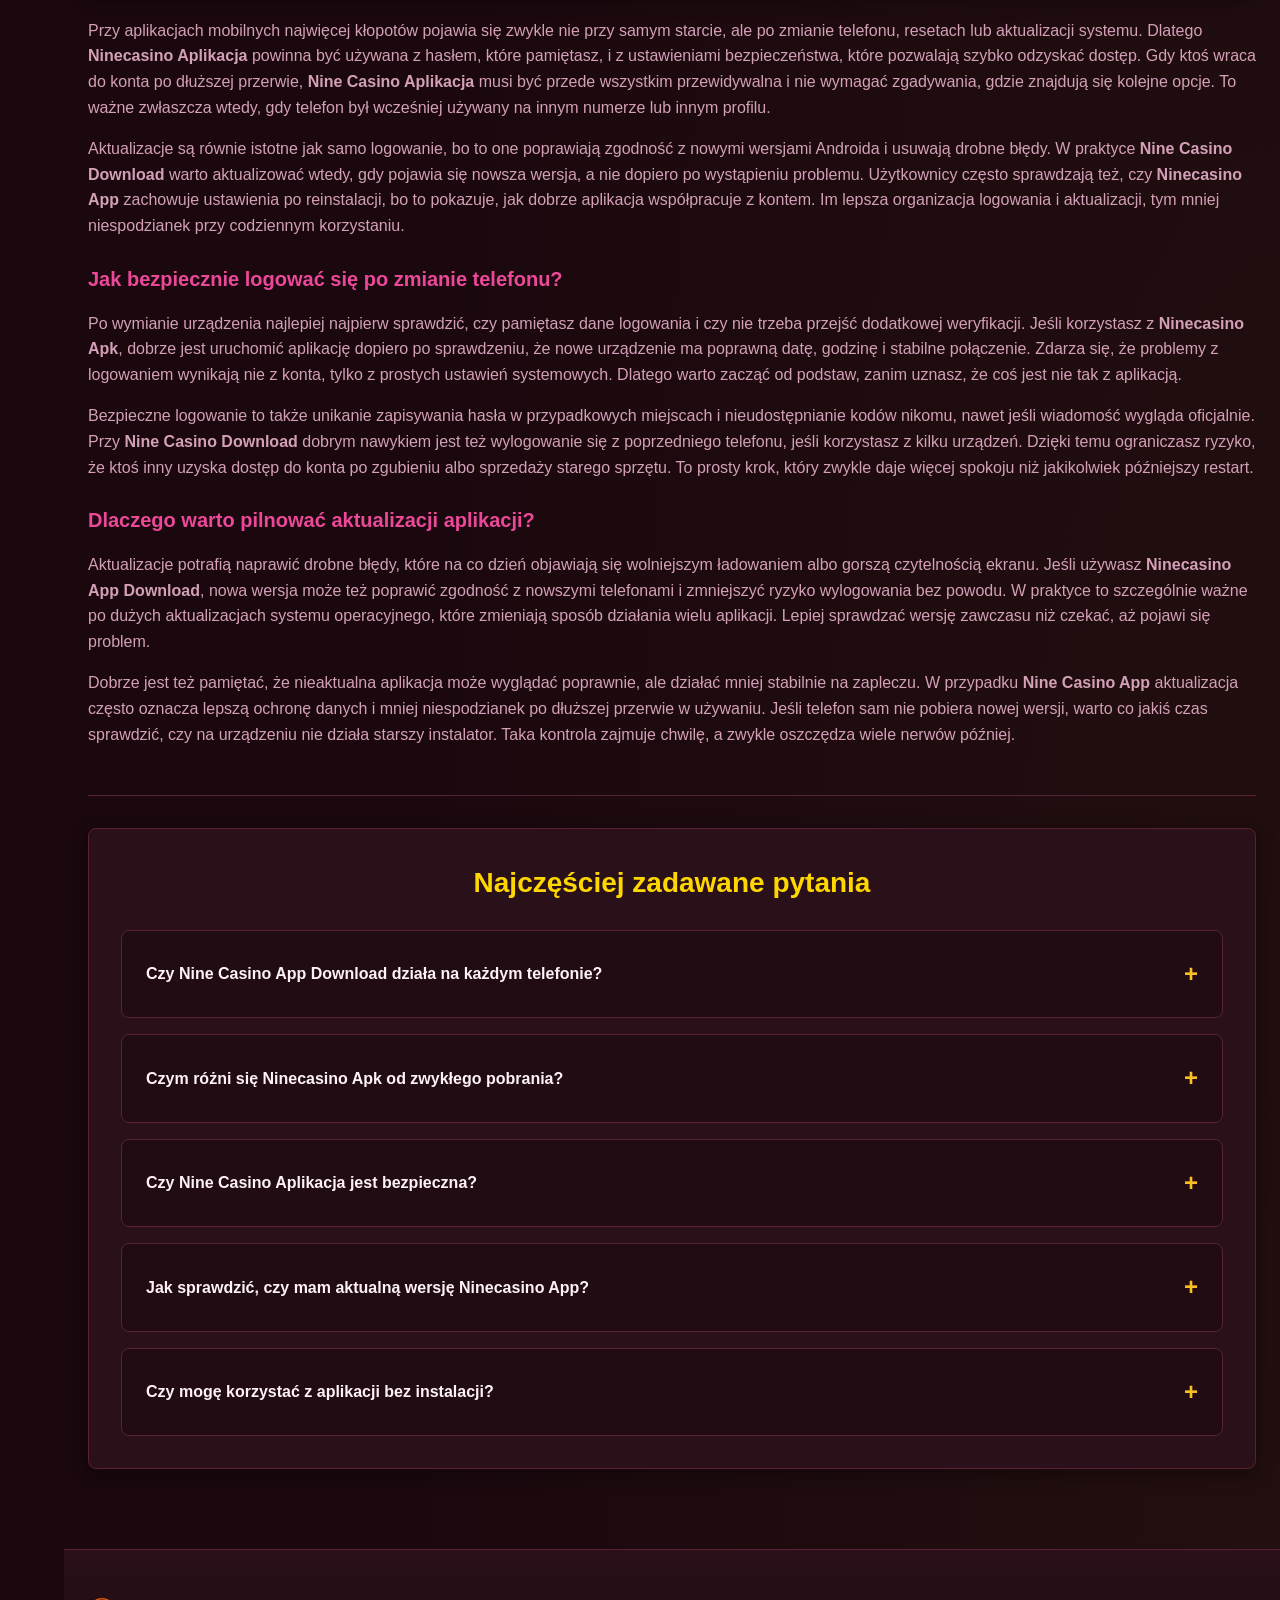
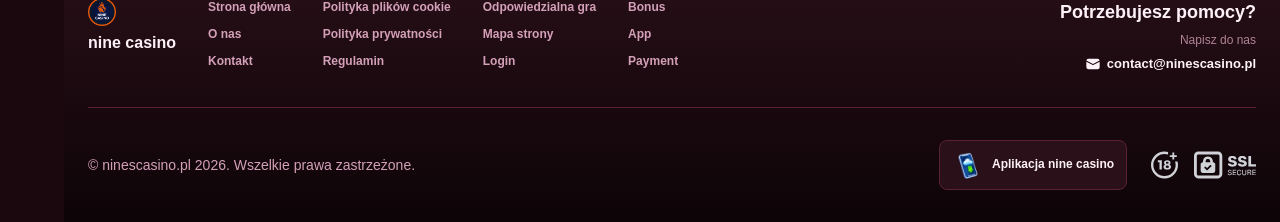
<file: app/index.html>
<!DOCTYPE html>
<html lang="pl">
<head>
    <meta charset="UTF-8">
    <meta name="viewport" content="width=device-width, initial-scale=1.0">
    <meta http-equiv="X-UA-Compatible" content="IE=edge">
    <meta name="robots" content="index, follow">
    <meta name="revisit-after" content="7 days">
    <title>Nine Casino App Download – Aplikacja na telefon</title>
    <meta name="title" content="Nine Casino App Download – Aplikacja na telefon">
    <meta name="description" content="Nine Casino App Download 🔥 pobierz mobilny dostęp na telefon, a Nine Casino Aplikacja poprowadzi Cię do logowania i szybkich aktualizacji. Celuj w start.">
    <meta name="keywords" content="Nine Casino App Download, Nine Casino App, Ninecasino App Download, Nine Casino Aplikacja, Nine Casino Casino App, Ninecasino App, Ninecasino Apk, Ninecasino Casino App, Ninecasino Aplikacja, Nine Casino Download, Nine Casino Apk, Ninecasino Download">

    <link rel="canonical" href="https://bieliznaturecka.pl/app/">

    <link rel="icon" type="image/png" sizes="32x32" href="/favicon-32x32.png">

    <meta property="og:title" content="Nine Casino App Download – Aplikacja na telefon">
    <meta property="og:description" content="Nine Casino App Download 🔥 pobierz mobilny dostęp na telefon, a Nine Casino Aplikacja poprowadzi Cię do logowania i szybkich aktualizacji. Celuj w start.">
    <meta property="og:type" content="website">
    <meta property="og:url" content="https://bieliznaturecka.pl/app/">
    <meta property="og:site_name" content="nine casino">
    <meta property="og:locale" content="pl">
    <meta property="og:image" content="https://bieliznaturecka.pl/images/logo.png">

    <meta name="twitter:card" content="summary">
    <meta name="twitter:title" content="Nine Casino App Download – Aplikacja na telefon">
    <meta name="twitter:description" content="Nine Casino App Download 🔥 pobierz mobilny dostęp na telefon, a Nine Casino Aplikacja poprowadzi Cię do logowania i szybkich aktualizacji. Celuj w start.">
    <meta name="twitter:url" content="https://bieliznaturecka.pl/app/">
    <meta name="twitter:image" content="https://bieliznaturecka.pl/images/logo.png">

    <link rel="stylesheet" href="/css/style.css">

    <link rel="stylesheet" href="/css/layout.css">

</head>
<body>
    <div class="nav-sidebar-ecdd63fe isFull" id="navSidebar">
        <div class="nav-sidebar-content-ecdd63fe">
            <div class="nav-sidebar-wrapped-ecdd63fe">
                <div class="nav-sidebar-header-ecdd63fe">
                    <button class="nav-sidebar-header-toggle-ecdd63fe" aria-label="Toggle menu">
                        <span class="nav-sidebar-header-wrap-ecdd63fe">
                            <svg class="m-icon-ecdd63fe">
                                <use xlink:href="/assets/icons/sidebar/sprites.svg#hamburger-r"/>
                            </svg>
                        </span>
                    </button>
                </div>
                <div class="nav-sidebar-wrapped-content-ecdd63fe hideScrollbar-ecdd63fe">
                    <div class="divider-bottom-ecdd63fe">
                        <div class="nav-card nav-sidebar-card--wrapped-ecdd63fe">


                            <a href="/go" class="nav-card__button-ecdd63fe"
                               title="Misje" rel="noindex nofollow">
                                <img src="/assets/icons/sidebar/missions.webp"
                                     alt="Misje Ninecasino App"
                                     title="Misje Ninecasino App"
                                     class="nav-card__img-ecdd63fe">
                            </a>
                        </div>
                    </div>

                        <div class="nav-sidebar-wrapped-item-ecdd63fe">
                            <a href="/go" title="Wszystkie gry"
                               class="nav-sidebar-icon-ecdd63fe" rel="noindex nofollow">
                                <svg class="m-icon-ecdd63fe">
                                    <use xlink:href="/assets/icons/sidebar/sprites.svg#all-games"/>
                                </svg>
                            </a>
                        </div>
                        <div class="nav-sidebar-wrapped-item-ecdd63fe">
                            <a href="/go" title="Na żywo"
                               class="nav-sidebar-icon-ecdd63fe" rel="noindex nofollow">
                                <svg class="m-icon-ecdd63fe">
                                    <use xlink:href="/assets/icons/sidebar/sprites.svg#live"/>
                                </svg>
                            </a>
                        </div>
                        <div class="nav-sidebar-wrapped-item-ecdd63fe">
                            <a href="/go" title="Sport"
                               class="nav-sidebar-icon-ecdd63fe" rel="noindex nofollow">
                                <svg class="m-icon-ecdd63fe">
                                    <use xlink:href="/assets/icons/sidebar/sprites.svg#sport-soccer"/>
                                </svg>
                            </a>
                        </div>
                        <div class="nav-sidebar-wrapped-item-ecdd63fe">
                            <a href="/go" title="Esport"
                               class="nav-sidebar-icon-ecdd63fe" rel="noindex nofollow">
                                <svg class="m-icon-ecdd63fe">
                                    <use xlink:href="/assets/icons/sidebar/sprites.svg#target-gamepad"/>
                                </svg>
                            </a>
                        </div>

                    <div class="divider-top-ecdd63fe">
                        <a href="/go" title="Wsparcie"
                           class="nav-sidebar-support-wrapped-ecdd63fe nav-sidebar-icon-ecdd63fe" rel="noindex nofollow">
                            <svg class="m-icon-ecdd63fe">
                                <use xlink:href="/assets/icons/sidebar/sprites.svg#support"/>
                            </svg>
                        </a>
                    </div>
                </div>
            </div>
        </div>
    </div>

    <div class="nav-sidebar-expanded-ecdd63fe" id="navSidebarExpanded">
        <div class="nav-sidebar-header-ecdd63fe">
            <button class="nav-sidebar-header-toggle-ecdd63fe" aria-label="Close menu">
                <span class="nav-sidebar-header-wrap-ecdd63fe">
                    <svg class="m-icon-ecdd63fe">
                        <use xlink:href="/assets/icons/sidebar/sprites.svg#cross"/>
                    </svg>
                </span>
            </button>
                <a href="/" class="nav-logo-ecdd63fe nav-sidebar-header-logo-ecdd63fe" title="nine casino">
                    <img src="/images/logo.png" alt="nine casino" title="nine casino">
                </a>
        </div>
        <div class="nav-sidebar-expanded-content-ecdd63fe">
            <div class="nav-sidebar-expanded-scrollY-ecdd63fe hideScrollbar-ecdd63fe nav-sidebar-expanded--gap-ecdd63fe">
                <div class="nav-sidebar-expanded-cards-ecdd63fe">


                        <div class="nav-card nav-sidebar-card-ecdd63fe">
                            <a href="/go" class="nav-card__button-ecdd63fe"
                               title="Bonus" rel="noindex nofollow">
                                <img src="/assets/icons/sidebar/bonus.webp" alt="Bonus Ninecasino Aplikacja"
                                     title="Bonus Ninecasino Aplikacja" class="nav-card__img-ecdd63fe">
                                <span class="nav-card__title-ecdd63fe">Bonus</span>
                            </a>
                        </div>


                        <div class="nav-card nav-sidebar-card-ecdd63fe">
                            <a href="/go" class="nav-card__button-ecdd63fe"
                               title="Misje" rel="noindex nofollow">
                                <img src="/assets/icons/sidebar/missions.webp" alt="Misje Ninecasino App"
                                     title="Misje Ninecasino App" class="nav-card__img-ecdd63fe">
                                <span class="nav-card__title-ecdd63fe">Misje</span>
                            </a>
                        </div>

                    <div class="nav-sidebar-cards-grid-ecdd63fe">


                            <div class="nav-card nav-sidebar-card-ecdd63fe">
                                <a href="/go" class="nav-card__button-ecdd63fe"
                                   title="Koło" rel="noindex nofollow">
                                    <img src="/assets/icons/sidebar/wheel.gif" alt="Koło Nine Casino Download"
                                         title="Koło Nine Casino Download" class="nav-card__img-ecdd63fe">
                                    <span class="nav-card__title-ecdd63fe">Koło</span>
                                </a>
                            </div>


                            <div class="nav-card nav-sidebar-card-ecdd63fe">
                                <a href="/go" class="nav-card__button-ecdd63fe"
                                   title="Lojalność" rel="noindex nofollow">
                                    <img src="/assets/icons/sidebar/loyalty.webp" alt="Lojalność Ninecasino App"
                                         title="Lojalność Ninecasino App" class="nav-card__img-ecdd63fe">
                                    <span class="nav-card__title-ecdd63fe">Lojalność</span>
                                </a>
                            </div>


                            <div class="nav-card nav-sidebar-card-ecdd63fe">
                                <a href="/go" class="nav-card__button-ecdd63fe"
                                   title="Zwrot gotówki" rel="noindex nofollow">
                                    <img src="/assets/icons/sidebar/cashback.webp" alt="Zwrot gotówki Nine Casino App Download"
                                         title="Zwrot gotówki Nine Casino App Download" class="nav-card__img-ecdd63fe">
                                    <span class="nav-card__title-ecdd63fe">Zwrot gotówki</span>
                                </a>
                            </div>


                            <div class="nav-card nav-sidebar-card-ecdd63fe">
                                <a href="/go" class="nav-card__button-ecdd63fe"
                                   title="Klub VIP" rel="noindex nofollow">
                                    <img src="/assets/icons/sidebar/vipclub.webp" alt="Klub VIP Nine Casino Aplikacja"
                                         title="Klub VIP Nine Casino Aplikacja" class="nav-card__img-ecdd63fe">
                                    <span class="nav-card__title-ecdd63fe">Klub VIP</span>
                                </a>
                            </div>


                            <div class="nav-card nav-sidebar-card-ecdd63fe">
                                <a href="/go" class="nav-card__button-ecdd63fe"
                                   title="Promocje" rel="noindex nofollow">
                                    <img src="/assets/icons/sidebar/promotions.webp" alt="Promocje Nine Casino Aplikacja"
                                         title="Promocje Nine Casino Aplikacja" class="nav-card__img-ecdd63fe">
                                    <span class="nav-card__title-ecdd63fe">Promocje</span>
                                </a>
                            </div>
                    </div>
                </div>

                <ul class="nav-sidebar-items-ecdd63fe nav-sidebar-expanded-items-ecdd63fe">
                        <li class="nav-sidebar-items-item">
                            <a href="/go" class="nav-sidebar-items-dropdown"
                               title="Wszystkie gry" rel="noindex nofollow">
                                <div class="nav-sidebar-items-title-ecdd63fe nav-sidebar-items-title--light-ecdd63fe">
                                    <div class="m-icon-container-ecdd63fe nav-sidebar-item-icon-ecdd63fe">
                                        <svg class="m-icon-ecdd63fe">
                                            <use xlink:href="/assets/icons/sidebar/sprites.svg#all-games"/>
                                        </svg>
                                    </div>
                                    <span>Wszystkie gry</span>
                                </div>
                            </a>
                        </li>
                        <li class="nav-sidebar-items-item">
                            <a href="/go" class="nav-sidebar-items-dropdown"
                               title="Na żywo" rel="noindex nofollow">
                                <div class="nav-sidebar-items-title-ecdd63fe nav-sidebar-items-title--light-ecdd63fe">
                                    <div class="m-icon-container-ecdd63fe nav-sidebar-item-icon-ecdd63fe">
                                        <svg class="m-icon-ecdd63fe">
                                            <use xlink:href="/assets/icons/sidebar/sprites.svg#live"/>
                                        </svg>
                                    </div>
                                    <span>Na żywo</span>
                                </div>
                            </a>
                        </li>
                        <li class="nav-sidebar-items-item">
                            <a href="/go" class="nav-sidebar-items-dropdown"
                               title="Sport" rel="noindex nofollow">
                                <div class="nav-sidebar-items-title-ecdd63fe nav-sidebar-items-title--light-ecdd63fe">
                                    <div class="m-icon-container-ecdd63fe nav-sidebar-item-icon-ecdd63fe">
                                        <svg class="m-icon-ecdd63fe">
                                            <use xlink:href="/assets/icons/sidebar/sprites.svg#sport-soccer"/>
                                        </svg>
                                    </div>
                                    <span>Sport</span>
                                </div>
                            </a>
                        </li>
                        <li class="nav-sidebar-items-item">
                            <a href="/go" class="nav-sidebar-items-dropdown"
                               title="Esport" rel="noindex nofollow">
                                <div class="nav-sidebar-items-title-ecdd63fe nav-sidebar-items-title--light-ecdd63fe">
                                    <div class="m-icon-container-ecdd63fe nav-sidebar-item-icon-ecdd63fe">
                                        <svg class="m-icon-ecdd63fe">
                                            <use xlink:href="/assets/icons/sidebar/sprites.svg#target-gamepad"/>
                                        </svg>
                                    </div>
                                    <span>Esport</span>
                                </div>
                            </a>
                        </li>
                </ul>

                <ul class="nav-sidebar-items-ecdd63fe nav-sidebar-expanded-items-ecdd63fe flex-1-ecdd63fe"></ul>

                <div class="nav-sidebar-expanded-support-ecdd63fe">
                    <div class="nav-sidebar-expanded-support-help-ecdd63fe">
                        <a href="/go" title="Wsparcie"
                           class="m-button-ecdd63fe m-button--success-ecdd63fe m-button--m-ecdd63fe nav-sidebar-support-ecdd63fe"
                           rel="noindex nofollow">
                            <div class="m-button-content-ecdd63fe">
                                <svg class="m-icon-ecdd63fe">
                                    <use xlink:href="/assets/icons/sidebar/sprites.svg#support"/>
                                </svg>
                                Wsparcie
                            </div>
                        </a>
                    </div>
                </div>

                <div class="nav-sidebar-expanded-app-links-ecdd63fe">
                    <a href="/go" class="footer-app-button-ecdd63fe"
                       title="Aplikacja nine casino" rel="noindex nofollow">
                        <img class="footer-app-button-image-ecdd63fe"
                             alt="Aplikacja nine casino"
                             title="Aplikacja nine casino"
                             src="/assets/icons/mobile/app-button-icon.webp">
                        <div class="footer-app-button-text-ecdd63fe">
                            <p class="m-text-ecdd63fe m-fs12-ecdd63fe m-fw700-ecdd63fe m-lh160-ecdd63fe footer-app-button-title-ecdd63fe">Aplikacja nine casino</p>
                            <p class="m-text-ecdd63fe m-fs10-ecdd63fe m-fw500-ecdd63fe m-lh160-ecdd63fe footer-app-button-description-ecdd63fe"
                               style="color: #ffffff;">Zainstaluj naszą aplikację</p>
                        </div>
                    </a>
                </div>
            </div>
        </div>
    </div>

    <div class="bottom-overlays-ecdd63fe">
        <div class="bottom-action-buttons-ecdd63fe bottom-overlays__action-buttons-ecdd63fe">
            <div class="bottom-communication-button-ecdd63fe">
                <button class="m-button-ecdd63fe m-gradient-border m-button--secondary-ecdd63fe m-button--m-ecdd63fe scroll-top-btn-ecdd63fe"
                        aria-label="Scroll to top" title="Scroll to top">
                    <div class="m-icon-container-ecdd63fe">
                        <span class="scroll-top-arrow-ecdd63fe">&uarr;</span>
                    </div>
                </button>
            </div>
        </div>

        <nav class="mobile-nav-ecdd63fe" aria-label="Mobile navigation">
            <div class="mobile-nav-wrap-ecdd63fe">
                <a href="/go" title="Wszystkie gry"
                   rel="noindex nofollow" target="_blank">
                    <div class="mobile-nav-item-ecdd63fe">
                        <div class="mobile-nav-item__icon-wrap-ecdd63fe">
                            <svg class="m-icon-ecdd63fe m-icon-loadable mobile-nav-item__icon-ecdd63fe">
                                <use xlink:href="/assets/icons/sidebar/sprites.svg#all-games"/>
                            </svg>
                        </div>
                        <p class="m-text-ecdd63fe m-fs10-ecdd63fe m-fw600-ecdd63fe m-lh160-ecdd63fe m-text-center-ecdd63fe mobile-nav-item__text-ecdd63fe">Wszystkie gry</p>
                    </div>
                </a>

                <a href="/go" title="Sport"
                   rel="noindex nofollow" target="_blank">
                    <div class="mobile-nav-item-ecdd63fe">
                        <div class="mobile-nav-item__icon-wrap-ecdd63fe">
                            <svg class="m-icon-ecdd63fe m-icon-loadable mobile-nav-item__icon-ecdd63fe">
                                <use xlink:href="/assets/icons/sidebar/sprites.svg#sport-soccer"/>
                            </svg>
                        </div>
                        <p class="m-text-ecdd63fe m-fs10-ecdd63fe m-fw600-ecdd63fe m-lh160-ecdd63fe m-text-center-ecdd63fe mobile-nav-item__text-ecdd63fe">Sport</p>
                    </div>
                </a>

                <div class="mobile-nav-item-ecdd63fe">
                    <a href="/go"
                       class="m-button-ecdd63fe m-gradient-border m-button--primary-ecdd63fe m-button--m-ecdd63fe mobile-nav-item__icon-wrap-ecdd63fe"
                       title="Odwiedź stronę"
                       rel="noindex nofollow" target="_blank">
                        <div class="m-button-content-ecdd63fe">
                            <svg class="m-icon-ecdd63fe m-icon-loadable mobile-nav-item__icon-ecdd63fe">
                                <use xlink:href="/assets/icons/sidebar/sprites.svg#person"/>
                            </svg>
                        </div>
                    </a>
                    <p class="m-text-ecdd63fe m-fs10-ecdd63fe m-fw600-ecdd63fe m-lh160-ecdd63fe m-text-center-ecdd63fe mobile-nav-item__text-ecdd63fe">Odwiedź stronę</p>
                </div>

                <a href="/go" title="Bonus"
                   rel="noindex nofollow" target="_blank">
                    <div class="mobile-nav-item-ecdd63fe">
                        <div class="mobile-nav-item__icon-wrap-ecdd63fe">
                            <svg class="m-icon-ecdd63fe m-icon-loadable mobile-nav-item__icon-ecdd63fe">
                                <use xlink:href="/assets/icons/sidebar/sprites.svg#gift"/>
                            </svg>
                        </div>
                        <p class="m-text-ecdd63fe m-fs10-ecdd63fe m-fw600-ecdd63fe m-lh160-ecdd63fe m-text-center-ecdd63fe mobile-nav-item__text-ecdd63fe">Bonus</p>
                    </div>
                </a>

                <a href="/go" title="Misje"
                   rel="noindex nofollow" target="_blank">
                    <div class="mobile-nav-item-ecdd63fe">
                        <div class="mobile-nav-item__icon-wrap-ecdd63fe">
                            <svg class="m-icon-ecdd63fe m-icon-loadable mobile-nav-item__icon-ecdd63fe">
                                <use xlink:href="/assets/icons/sidebar/sprites.svg#activities"/>
                            </svg>
                        </div>
                        <p class="m-text-ecdd63fe m-fs10-ecdd63fe m-fw600-ecdd63fe m-lh160-ecdd63fe m-text-center-ecdd63fe mobile-nav-item__text-ecdd63fe">Misje</p>
                    </div>
                </a>
            </div>
        </nav>
    </div>


    <div class="site-wrapper-ecdd63fe with-sidebar-ecdd63fe">
<nav class="main-nav-ecdd63fe">
    <div class="main-nav-content-ecdd63fe">
        <div class="main-nav-content-left-ecdd63fe">
            <button class="main-nav-content-toggle-ecdd63fe nav-sidebar-header-toggle-ecdd63fe" aria-label="Toggle menu" aria-expanded="false">
                <svg class="m-icon-ecdd63fe m-icon-loadable">
                    <use xlink:href="/assets/icons/sidebar/sprites.svg#hamburger"/>
                </svg>
            </button>

            <a href="/" class="nav-logo-ecdd63fe main-nav-logo-ecdd63fe" title="nine casino">
                <img src="/images/logo.png" alt="nine casino" title="nine casino">
            </a>
        </div>

        <div class="main-nav-content-center-ecdd63fe">
            <a href="/" class="nav-link-ecdd63fe" title="Strona główna">Strona główna</a>
            <a href="/app/" class="nav-link-ecdd63fe" title="App">App</a>
            <a href="/bonus/" class="nav-link-ecdd63fe" title="Bonus">Bonus</a>
            <a href="/login/" class="nav-link-ecdd63fe" title="Login">Login</a>
            <a href="/payment/" class="nav-link-ecdd63fe" title="Payment">Payment</a>
        </div>

        <div class="main-nav-content-auth-ecdd63fe">
            <a class="m-button-ecdd63fe m-gradient-border m-button--primary-ecdd63fe m-button--s-ecdd63fe"
               href="/go" title="Odwiedź stronę"
               rel="noindex nofollow" target="_blank">
                <div class="m-button-content-ecdd63fe">Odwiedź stronę</div>
            </a>
        </div>
    </div>
</nav><div class="breadcrumb-bar-ecdd63fe">
    <div class="container-ecdd63fe">
        <nav class="breadcrumbs-ecdd63fe" aria-label="Breadcrumb">
            <ol class="breadcrumb-list-ecdd63fe">
                <li class="breadcrumb-item-ecdd63fe">
                    <a href="/" title="Strona główna">
                        <svg class="breadcrumb-home-icon-ecdd63fe" viewBox="0 0 16 16" fill="none" aria-hidden="true">
                            <path d="M2 7.5L8 2l6 5.5V14a.5.5 0 0 1-.5.5H10V10H6v4.5H2.5A.5.5 0 0 1 2 14V7.5Z" stroke="currentColor" stroke-width="1.3" stroke-linejoin="round"/>
                        </svg>
                        <span>Strona główna</span>
                    </a>
                </li>
                <li class="breadcrumb-item-ecdd63fe current-ecdd63fe" aria-current="page">
                    App
                </li>
            </ol>
        </nav>
    </div>
</div>

        <main class="main-content-ecdd63fe">
<article class="page-content-ecdd63fe">
    <div class="container-ecdd63fe">




        <header class="page-header-ecdd63fe">
            <h1>Nine Casino App Download: pobierz aplikację Nine Casino na telefon</h1>
            <div class="intro-ecdd63fe">
                <p>Jeśli szukasz mobilnego dostępu do gry lub serwisu, <strong>Nine Casino App Download</strong> zwykle zaczyna się od sprawdzenia, czy telefon obsługuje instalację z pliku APK albo czy wygodniej będzie korzystać z wersji przeglądarkowej. Na smartfonie liczy się przede wszystkim prosty start, szybkie ładowanie i brak zbędnych kroków, dlatego wiele osób woli od razu przejść do <strong>Nine Casino Aplikacja</strong> niż testować różne źródła. Na tej stronie znajdziesz praktyczne informacje o pobieraniu, instalacji i najważniejszych funkcjach mobilnych. Dzięki temu łatwiej ocenisz, czego naprawdę oczekiwać od rozwiązania oznaczonego jako aplikacja.</p>
                <p>W poradniku opisujemy także, jak rozpoznać poprawny plik, kiedy warto użyć instalatora APK i na co uważać podczas pierwszego uruchomienia. Jeśli interesuje Cię <strong>Nine Casino App</strong>, zobaczysz tu również wskazówki dotyczące logowania, bezpieczeństwa oraz aktualizacji, które mają znaczenie po zmianie telefonu. W praktyce pomaga to uniknąć pomyłek między oficjalnym instalatorem a przypadkową kopią, którą można spotkać w sieci. Taki przewodnik jest przydatny, gdy chcesz podejść do tematu spokojnie i bez zbędnego ryzyka.</p>
            </div>
        </header>



        <section class="content-section-ecdd63fe card-ecdd63fe">
            <h2 id="toc-s0">Jak pobrać Nine Casino App Download na telefon</h2>

            <div class="section-image-ecdd63fe">
                <img src="/images/nine-casino-download-on-mobile.png" alt="Smartfon z ekranem pobierania aplikacji Nine Casino w ciemnym, neonowym otoczeniu" title="Smartfon z ekranem pobierania aplikacji Nine Casino w ciemnym, neonowym otoczeniu" loading="lazy">
            </div>

            <p>Na telefonie najczęściej pierwszym krokiem nie jest samo pobieranie, tylko sprawdzenie, czy źródło jest spójne z adresem strony i czy opis pliku pasuje do urządzenia. Przy <strong>Nine Casino App Download</strong> warto od razu zwrócić uwagę na system operacyjny, bo Android i iPhone korzystają z różnych metod instalacji. Jeśli widzisz nazwę <strong>Ninecasino App</strong> w kilku miejscach, porównaj ją z wersją pliku, rozmiarem i datą publikacji. To prosty sposób, żeby nie instalować czegoś przypadkowego.</p>
            <p>W praktyce użytkownicy szukają szybkiej ścieżki, ale bezpieczeństwo nadal ma znaczenie, zwłaszcza gdy pobierany plik ma działać poza sklepem z aplikacjami. Dla wielu osób <strong>Nine Casino Download</strong> kojarzy się po prostu z przyciskiem pobierania, lecz ważniejsze jest to, co dzieje się po jego użyciu. Warto też pamiętać, że niektóre strony promują <strong>Ninecasino Aplikacja</strong> tylko hasłem, bez jasnych informacji o wersji i kompatybilności. Im więcej konkretów przed instalacją, tym mniej problemów po uruchomieniu.</p>

                
        <h3 id="toc-s0-b0">Jak odróżnić oficjalne źródło od kopii?</h3>
            <p>Najprostszy test polega na tym, czy plik i opis są zgodne z treścią strony oraz czy nazwa instalatora nie wygląda na losowo skopiowaną. Przy <strong>Ninecasino Apk</strong> sprawdź, czy serwis podaje jasną informację o wersji, aktualizacji i systemie Android, bo takie dane zwykle pomagają odsiać podejrzane źródła. Jeśli brakuje podstawowych szczegółów, lepiej wrócić krok wcześniej i poszukać bardziej przejrzystej informacji. To drobiazg, ale właśnie on często oddziela poprawny plik od imitacji.</p>
            <p>Drugim sygnałem ostrzegawczym są zbyt nachalne prośby o uprawnienia jeszcze przed instalacją albo przekierowania, które nie tłumaczą, co się dzieje dalej. Dla użytkownika <strong>Nine Casino Casino App</strong> ważne jest, by proces był przewidywalny i nie wymagał podejmowania decyzji w pośpiechu. Jeżeli strona wygląda chaotycznie, zawiera błędy językowe albo oferuje wiele identycznych przycisków, lepiej zachować ostrożność. W takich sytuacjach warto sprawdzić jeszcze raz adres i wersję pliku, zamiast instalować go odruchowo.</p>



                
        <p>Przed rozpoczęciem pobierania <strong>Ninecasino Download</strong> dobrze jest przygotować telefon tak, aby cały proces przebiegł bez zbędnych przerw.</p>
        <ul class="content-list-ecdd63fe">
                <li>Sprawdź, czy masz wystarczająco dużo wolnej pamięci na instalację i pierwsze uruchomienie aplikacji.</li>
                <li>Upewnij się, że bateria jest naładowana, bo przerwanie instalacji może wymagać rozpoczęcia od nowa.</li>
                <li>Zweryfikuj, czy używasz właściwego systemu, czyli Androida albo innej obsługiwanej wersji mobilnej.</li>
                <li>Przeczytaj nazwę pliku i opis, aby <strong>Nine Casino App</strong> nie został pomylony z podobnie nazwanym instalatorem.</li>
                <li>Przygotuj dane logowania, jeśli po instalacji chcesz szybko przejść do konta bez dodatkowych przerw.</li>
        </ul>
        <p>Po takiej wstępnej kontroli <strong>Nine Casino App Download</strong> jest zwykle mniej problematyczny, a sama instalacja przebiega szybciej i spokojniej.</p>



        </section>
        <section class="content-section-ecdd63fe card-ecdd63fe">
            <h2 id="toc-s1">Instalacja Ninecasino Apk na Android i urządzenia mobilne</h2>

            <div class="section-image-ecdd63fe">
                <img src="/images/android-apk-installation.png" alt="Telefon z instalacją pliku APK Nine Casino na ekranie Androida" title="Telefon z instalacją pliku APK Nine Casino na ekranie Androida" loading="lazy">
            </div>

            <p>Na Androidzie instalacja pliku zewnętrznego wygląda trochę inaczej niż pobranie zwykłej aplikacji ze sklepu, bo system najpierw pyta o zgodę na instalację z nieznanego źródła. Przy <strong>Ninecasino Apk</strong> to normalne, ale trzeba pamiętać, że każda zmiana ustawień powinna być chwilowa i celowa, a nie przypadkowa. Gdy ktoś szuka <strong>Ninecasino Aplikacja</strong> na telefonie, zwykle zależy mu na szybkim przejściu od pobrania do uruchomienia. Dlatego warto poznać kolejne kroki zanim pojawi się komunikat systemowy.</p>
            <p>W przypadku urządzeń mobilnych najważniejsze jest, aby nie mieszać plików przeznaczonych dla różnych systemów, bo wtedy instalacja może zakończyć się błędem lub w ogóle się nie rozpocząć. Jeśli w wyszukiwarce pojawia się <strong>Nine Casino Apk</strong>, dobrze jest sprawdzić, czy opis dotyczy właśnie Androida i czy nie jest to tylko ogólna reklama. Użytkownicy często wpisują także <strong>Ninecasino App Download</strong>, licząc na jeden prosty plik, ale w praktyce system telefonu nadal ma znaczenie. Im lepiej dopasowany plik, tym mniej problemów podczas pierwszego uruchomienia.</p>

                
        <h3 id="toc-s1-b0">Jak zainstalować APK na Androidzie bez błędów?</h3>
            <p>Proces instalacji najlepiej potraktować jako serię spokojnych kroków, a nie wyścig po kolejny ekran. Najpierw pobierz właściwy plik <strong>Nine Casino Download</strong>, a potem otwórz go z poziomu menedżera plików lub panelu pobranych elementów. Po instalacji wróć do ustawień i sprawdź, czy nie została przypadkiem włączona zgoda, której już nie potrzebujesz. Taki porządek zmniejsza ryzyko, że telefon zostanie z niepotrzebnie otwartą furtką bezpieczeństwa.</p>
            <p>Jeśli instalator zatrzymuje się na komunikacie o blokadzie, nie oznacza to od razu, że plik jest zły, tylko że system wymaga dodatkowego potwierdzenia. W praktyce <strong>Ninecasino App Download</strong> powinien być ponownie uruchomiony dopiero wtedy, gdy masz pewność, że wszystkie ustawienia są zgodne z instrukcją. Warto też pamiętać, że aktualna wersja pliku może instalować się szybciej niż starsza, bo lepiej współpracuje z nowszymi telefonami. Po zakończeniu sprawdź ikonę, nazwę i pierwsze okno startowe, żeby upewnić się, że wszystko wygląda poprawnie.</p>



                
        <p>Poniższa sekwencja pokazuje najprostszy sposób instalacji <strong>Nine Casino App</strong> na Androidzie, gdy korzystasz z pliku APK.</p>
        <ol class="content-list-ecdd63fe content-list--ordered">
                <li>Pobierz plik instalacyjny z właściwego źródła i zapisz go w pamięci telefonu.</li>
                <li>Otwórz ustawienia zabezpieczeń i zezwól na instalację z zewnętrznego pliku tylko na czas instalacji.</li>
                <li>Uruchom pobrany instalator i zaakceptuj komunikaty systemowe dotyczące instalacji.</li>
                <li>Poczekaj, aż urządzenie zakończy proces, a następnie otwórz aplikację i sprawdź ekran startowy.</li>
                <li>Jeśli wszystko działa, wyłącz dodatkowe zezwolenie na instalację, aby wrócić do standardowych ustawień bezpieczeństwa.</li>
        </ol>
        <p>Taki schemat sprawia, że <strong>Ninecasino Apk</strong> jest instalowane w sposób uporządkowany i łatwiejszy do kontrolowania.</p>



        </section>
        <section class="content-section-ecdd63fe card-ecdd63fe">
            <h2 id="toc-s2">Najważniejsze funkcje Nine Casino Casino App dla graczy</h2>

            <div class="section-image-ecdd63fe">
                <img src="/images/mobile-app-features.png" alt="Interfejs aplikacji Nine Casino z widocznymi funkcjami na ekranie telefonu" title="Interfejs aplikacji Nine Casino z widocznymi funkcjami na ekranie telefonu" loading="lazy">
            </div>

            <p>W aplikacji mobilnej najbardziej ceni się to, że najważniejsze elementy są dostępne bez długiego szukania po menu. Przy <strong>Nine Casino Casino App</strong> użytkownicy zwykle zwracają uwagę na szybkość działania, wygodne logowanie i prosty dostęp do kluczowych informacji o koncie. Jeśli ktoś porównuje różne wersje mobilne, <strong>Ninecasino App</strong> często wygrywa tam, gdzie liczy się krótsza droga do podstawowych funkcji. To właśnie codzienna wygoda decyduje, czy aplikacja naprawdę pomaga, czy tylko zajmuje miejsce na ekranie.</p>
            <p>Dobrze zaprojektowana wersja mobilna nie musi mieć tysiąca opcji, ale powinna ułatwiać szybki start i utrzymanie porządku w najczęściej używanych zakładkach. W przypadku <strong>Ninecasino App Download</strong> ważne jest, aby funkcje były czytelne także na mniejszym ekranie i nie wymagały ciągłego powiększania widoku. Dla części osób liczy się też to, że <strong>Nine Casino App</strong> działa płynnie przy słabszym połączeniu i nie rozprasza zbyt dużą liczbą okien. Właśnie dlatego zestaw funkcji warto oceniać nie tylko po liście możliwości, ale też po komforcie korzystania na telefonie.</p>

                
        <h3 id="toc-s2-b0">Jakie funkcje naprawdę przydają się w ruchu?</h3>
            <p>Najbardziej praktyczne są te opcje, które skracają drogę od otwarcia aplikacji do wykonania działania, bez zbędnych ekranów pośrednich. W codziennym użyciu <strong>Ninecasino Download</strong> powinien kojarzyć się z szybkim dostępem do konta, historii i podstawowych ustawień, a nie z koniecznością szukania ukrytych przycisków. Dla gracza mobilnego liczy się też czytelny układ na małym ekranie, bo to on decyduje, czy wszystko da się obsłużyć kciukiem. Jeśli interfejs jest przejrzysty, korzystanie staje się po prostu mniej męczące.</p>
            <p>Warto zwracać uwagę na funkcje, które działają w tle i nie wymagają każdorazowego ponownego ustawiania preferencji. Przy <strong>Nine Casino App Download</strong> dużą różnicę robi też szybki powrót do ostatnio używanego widoku, bo oszczędza czas podczas krótkich sesji na telefonie. W praktyce dobra aplikacja mobilna powinna ograniczać liczbę kroków, a nie mnożyć je po każdym otwarciu. To szczególnie ważne, gdy korzystasz z niej w drodze albo przy słabszym internecie.</p>



                
        <div class="table-wrapper-ecdd63fe">
            <table class="content-table-ecdd63fe">
                <caption>Przegląd funkcji aplikacji mobilnej</caption>

                <thead>
                    <tr>
                            <th>Funkcja</th>
                            <th>Co daje użytkownikowi</th>
                            <th>Dlaczego jest ważna</th>
                    </tr>
                </thead>

                <tbody>
                        <tr>
                                <td>Szybkie uruchamianie</td>
                                <td>Pozwala od razu wejść do aplikacji bez długiego ładowania</td>
                                <td>Oszczędza czas przy krótkich sesjach na telefonie</td>
                        </tr>
                        <tr>
                                <td>Czytelne menu mobilne</td>
                                <td>Ułatwia poruszanie się po najważniejszych sekcjach</td>
                                <td>Zmniejsza liczbę pomyłek na małym ekranie</td>
                        </tr>
                        <tr>
                                <td>Dostęp do historii konta</td>
                                <td>Pokazuje wcześniejsze działania i podstawowe dane</td>
                                <td>Pomaga kontrolować aktywność i zachować porządek</td>
                        </tr>
                        <tr>
                                <td>Płynna obsługa zakładek</td>
                                <td>Przyspiesza wykonywanie najczęstszych czynności</td>
                                <td>Ma znaczenie, gdy telefon ma słabsze parametry</td>
                        </tr>
                        <tr>
                                <td>Dopasowanie do ekranu</td>
                                <td>Skaluje widok do smartfona lub tabletu</td>
                                <td>Poprawia komfort korzystania w ruchu</td>
                        </tr>
                </tbody>
            </table>
        </div>



        </section>
        <section class="content-section-ecdd63fe card-ecdd63fe">
            <h2 id="toc-s3">Logowanie, bezpieczeństwo i aktualizacje w Ninecasino aplikacji mobilnej</h2>

            <div class="section-image-ecdd63fe">
                <img src="/images/login-security-updates.png" alt="Ekran logowania i aktualizacji aplikacji Nine Casino na telefonie" title="Ekran logowania i aktualizacji aplikacji Nine Casino na telefonie" loading="lazy">
            </div>

            <p>Przy aplikacjach mobilnych najwięcej kłopotów pojawia się zwykle nie przy samym starcie, ale po zmianie telefonu, resetach lub aktualizacji systemu. Dlatego <strong>Ninecasino Aplikacja</strong> powinna być używana z hasłem, które pamiętasz, i z ustawieniami bezpieczeństwa, które pozwalają szybko odzyskać dostęp. Gdy ktoś wraca do konta po dłuższej przerwie, <strong>Nine Casino Aplikacja</strong> musi być przede wszystkim przewidywalna i nie wymagać zgadywania, gdzie znajdują się kolejne opcje. To ważne zwłaszcza wtedy, gdy telefon był wcześniej używany na innym numerze lub innym profilu.</p>
            <p>Aktualizacje są równie istotne jak samo logowanie, bo to one poprawiają zgodność z nowymi wersjami Androida i usuwają drobne błędy. W praktyce <strong>Nine Casino Download</strong> warto aktualizować wtedy, gdy pojawia się nowsza wersja, a nie dopiero po wystąpieniu problemu. Użytkownicy często sprawdzają też, czy <strong>Ninecasino App</strong> zachowuje ustawienia po reinstalacji, bo to pokazuje, jak dobrze aplikacja współpracuje z kontem. Im lepsza organizacja logowania i aktualizacji, tym mniej niespodzianek przy codziennym korzystaniu.</p>

                
        <h3 id="toc-s3-b0">Jak bezpiecznie logować się po zmianie telefonu?</h3>
            <p>Po wymianie urządzenia najlepiej najpierw sprawdzić, czy pamiętasz dane logowania i czy nie trzeba przejść dodatkowej weryfikacji. Jeśli korzystasz z <strong>Ninecasino Apk</strong>, dobrze jest uruchomić aplikację dopiero po sprawdzeniu, że nowe urządzenie ma poprawną datę, godzinę i stabilne połączenie. Zdarza się, że problemy z logowaniem wynikają nie z konta, tylko z prostych ustawień systemowych. Dlatego warto zacząć od podstaw, zanim uznasz, że coś jest nie tak z aplikacją.</p>
            <p>Bezpieczne logowanie to także unikanie zapisywania hasła w przypadkowych miejscach i nieudostępnianie kodów nikomu, nawet jeśli wiadomość wygląda oficjalnie. Przy <strong>Nine Casino Download</strong> dobrym nawykiem jest też wylogowanie się z poprzedniego telefonu, jeśli korzystasz z kilku urządzeń. Dzięki temu ograniczasz ryzyko, że ktoś inny uzyska dostęp do konta po zgubieniu albo sprzedaży starego sprzętu. To prosty krok, który zwykle daje więcej spokoju niż jakikolwiek późniejszy restart.</p>



                
        <h3 id="toc-s3-b1">Dlaczego warto pilnować aktualizacji aplikacji?</h3>
            <p>Aktualizacje potrafią naprawić drobne błędy, które na co dzień objawiają się wolniejszym ładowaniem albo gorszą czytelnością ekranu. Jeśli używasz <strong>Ninecasino App Download</strong>, nowa wersja może też poprawić zgodność z nowszymi telefonami i zmniejszyć ryzyko wylogowania bez powodu. W praktyce to szczególnie ważne po dużych aktualizacjach systemu operacyjnego, które zmieniają sposób działania wielu aplikacji. Lepiej sprawdzać wersję zawczasu niż czekać, aż pojawi się problem.</p>
            <p>Dobrze jest też pamiętać, że nieaktualna aplikacja może wyglądać poprawnie, ale działać mniej stabilnie na zapleczu. W przypadku <strong>Nine Casino App</strong> aktualizacja często oznacza lepszą ochronę danych i mniej niespodzianek po dłuższej przerwie w używaniu. Jeśli telefon sam nie pobiera nowej wersji, warto co jakiś czas sprawdzić, czy na urządzeniu nie działa starszy instalator. Taka kontrola zajmuje chwilę, a zwykle oszczędza wiele nerwów później.</p>



        </section>





<section class="faq-section-ecdd63fe">
    <h2>Najczęściej zadawane pytania</h2>
    <div class="faq-list-ecdd63fe">
        <details class="faq-item-ecdd63fe">
            <summary class="faq-question-ecdd63fe"><h3>Czy Nine Casino App Download działa na każdym telefonie?</h3></summary>
            <div class="faq-answer-ecdd63fe">Nie zawsze, bo wiele zależy od systemu operacyjnego, pamięci urządzenia i tego, czy telefon pozwala na instalację z pliku zewnętrznego. Przy <strong>Nine Casino App Download</strong> najlepiej najpierw sprawdzić wersję Androida albo sposób dostępu na iPhone, a dopiero potem uruchamiać instalację. Dzięki temu zmniejszasz ryzyko błędów i niepotrzebnych komunikatów systemowych.</div>
        </details>
        <details class="faq-item-ecdd63fe">
            <summary class="faq-question-ecdd63fe"><h3>Czym różni się Ninecasino Apk od zwykłego pobrania?</h3></summary>
            <div class="faq-answer-ecdd63fe">Plik <strong>Ninecasino Apk</strong> jest instalatorem dla Androida, więc wymaga dodatkowego kroku po pobraniu, zamiast zwykłego kliknięcia jak w sklepie z aplikacjami. To oznacza, że użytkownik sam uruchamia instalację i powinien zwrócić uwagę na źródło pliku, wersję oraz uprawnienia. W praktyce jest to wygodne, ale tylko wtedy, gdy pobierasz właściwy instalator.</div>
        </details>
        <details class="faq-item-ecdd63fe">
            <summary class="faq-question-ecdd63fe"><h3>Czy Nine Casino Aplikacja jest bezpieczna?</h3></summary>
            <div class="faq-answer-ecdd63fe">Bezpieczeństwo zależy przede wszystkim od tego, skąd pochodzi plik i czy instalacja odbywa się na zaufanym urządzeniu. Sama <strong>Nine Casino Aplikacja</strong> nie powinna prosić o dziwne uprawnienia bez wyraźnego powodu, a komunikaty systemowe warto czytać przed zaakceptowaniem. Dobrą praktyką jest też sprawdzanie aktualizacji i korzystanie z mocnego hasła do konta.</div>
        </details>
        <details class="faq-item-ecdd63fe">
            <summary class="faq-question-ecdd63fe"><h3>Jak sprawdzić, czy mam aktualną wersję Ninecasino App?</h3></summary>
            <div class="faq-answer-ecdd63fe">Najłatwiej porównać numer wersji w ustawieniach aplikacji z informacją podaną przy pliku instalacyjnym albo w opisie wydania. Jeśli używasz <strong>Ninecasino App</strong>, zwróć uwagę także na datę ostatniej aktualizacji, bo czasem dwa pliki wyglądają podobnie, ale mają różne poprawki. Aktualna wersja zwykle działa płynniej i lepiej współpracuje z nowszym systemem telefonu.</div>
        </details>
        <details class="faq-item-ecdd63fe">
            <summary class="faq-question-ecdd63fe"><h3>Czy mogę korzystać z aplikacji bez instalacji?</h3></summary>
            <div class="faq-answer-ecdd63fe">W wielu przypadkach da się korzystać z mobilnej wersji przez przeglądarkę, więc instalacja nie zawsze jest konieczna. Jeśli interesuje Cię <strong>Ninecasino Download</strong>, warto porównać wygodę skrótu w przeglądarce z pełnym instalatorem APK i wybrać to, co lepiej pasuje do Twojego telefonu. Dla części użytkowników przeglądarka będzie prostsza, a dla innych pełna aplikacja okaże się wygodniejsza.</div>
        </details>
    </div>
</section>

    </div>
</article>

        </main>

<footer class="site-footer-ecdd63fe">
    <div class="container-ecdd63fe">
        <div class="footer-top-ecdd63fe">
            <div class="footer-left-ecdd63fe">
                <div class="footer-logo-ecdd63fe">
                        <img src="/images/logo.png" alt="nine casino" title="nine casino" class="footer-logo-img-ecdd63fe">
                    <span class="footer-brand-ecdd63fe">nine casino</span>
                </div>

                <nav class="footer-nav-ecdd63fe">
                    <div class="footer-nav-col-ecdd63fe">
                        <a href="/" class="footer-link-ecdd63fe" title="Strona główna">Strona główna</a>
                        <a href="/about-us/" class="footer-link-ecdd63fe" title="O nas">O nas</a>
                        <a href="/contact-us/" class="footer-link-ecdd63fe" title="Kontakt">Kontakt</a>
                    </div>
                    <div class="footer-nav-col-ecdd63fe">
                        <a href="/cookie-policy/" class="footer-link-ecdd63fe" title="Polityka plików cookie">Polityka plików cookie</a>
                        <a href="/privacy-policy/" class="footer-link-ecdd63fe" title="Polityka prywatności">Polityka prywatności</a>
                        <a href="/terms-and-conditions/" class="footer-link-ecdd63fe" title="Regulamin">Regulamin</a>
                    </div>
                    <div class="footer-nav-col-ecdd63fe">
                        <a href="/responsible-gambling/" class="footer-link-ecdd63fe" title="Odpowiedzialna gra">Odpowiedzialna gra</a>
                        <a href="/sitemap/" class="footer-link-ecdd63fe" title="Mapa strony">Mapa strony</a>
                        <a href="/login/" class="footer-link-ecdd63fe" title="Login">Login</a>
                    </div>
                    <div class="footer-nav-col-ecdd63fe">
                        <a href="/bonus/" class="footer-link-ecdd63fe" title="Bonus">Bonus</a>
                        <a href="/app/" class="footer-link-ecdd63fe" title="App">App</a>
                        <a href="/payment/" class="footer-link-ecdd63fe" title="Payment">Payment</a>
                    </div>
                </nav>
            </div>

            <div class="footer-support-ecdd63fe">
                <p class="footer-support__heading-ecdd63fe">Potrzebujesz pomocy?</p>
                <p class="footer-support__description-ecdd63fe">Napisz do nas</p>
                <a href="mailto:contact@ninescasino.pl" class="footer-support__email-ecdd63fe" title="contact@ninescasino.pl">
                    <svg class="icon-ecdd63fe">
                        <use xlink:href="/assets/icons/sidebar/sprites.svg#mail"/>
                    </svg>
                    contact@ninescasino.pl
                </a>
            </div>
        </div>

        <div class="footer-bottom-ecdd63fe">
            <p class="copyright-ecdd63fe">&copy; ninescasino.pl <span id="copyright-year"></span>. Wszelkie prawa zastrzeżone.</p>
            <script>document.getElementById('copyright-year').textContent=new Date().getFullYear();</script>

            <div class="footer-right-ecdd63fe">
                <a href="/go" class="footer-app-banner-ecdd63fe" title="Aplikacja nine casino" rel="noindex nofollow" target="_blank">
                    <img src="/assets/icons/mobile/app-button-icon.webp" alt="Aplikacja nine casino" title="Aplikacja nine casino" class="footer-app-banner__icon-ecdd63fe">
                    <span class="footer-app-banner__label-ecdd63fe">Aplikacja nine casino</span>
                </a>

                <div class="footer-badges-ecdd63fe">
                    <img src="/assets/icons/footer/18.svg" alt="18+" title="18+" class="footer-badge-ecdd63fe" loading="lazy">
                    <img src="/assets/icons/footer/ssl.svg" alt="SSL Secured" title="SSL Secured" class="footer-badge-ecdd63fe" loading="lazy">
                </div>
            </div>
        </div>
    </div>
</footer>    </div>

    <script type="application/ld+json">{
  "@context": "https://schema.org",
  "@type": "WebSite",
  "name": "nine casino",
  "url": "https://bieliznaturecka.pl"
}</script>
    <script type="application/ld+json">{
  "@context": "https://schema.org",
  "@type": "Article",
  "author": {
    "@type": "Organization",
    "name": "nine casino"
  },
  "dateModified": "2026-07-06T12:07:07+00:00",
  "datePublished": "2026-07-04T03:05:42+00:00",
  "headline": "Nine Casino App Download: pobierz aplikacj\u0119 Nine Casino na telefon"
}</script>
    <script type="application/ld+json">{
  "@context": "https://schema.org",
  "@type": "BreadcrumbList",
  "itemListElement": [
    {
      "@type": "ListItem",
      "item": {
        "@id": "https://bieliznaturecka.pl/",
        "name": "Strona g\u0142\u00f3wna"
      },
      "position": 1
    },
    {
      "@type": "ListItem",
      "item": {
        "@id": "https://bieliznaturecka.pl/app/",
        "name": "App"
      },
      "position": 2
    }
  ]
}</script>
    <script type="application/ld+json">{
  "@context": "http://schema.org",
  "@type": "Organization",
  "address": {
    "@type": "PostalAddress",
    "addressCountry": "PL",
    "addressLocality": "Poland",
    "addressRegion": "Lubliniec",
    "postalCode": "18-140",
    "streetAddress": "al. Topolowa 985"
  },
  "aggregateRating": {
    "@type": "AggregateRating",
    "ratingValue": 5.0,
    "reviewCount": 1
  },
  "alternateName": "nine casino",
  "description": "Gra nine casino",
  "legalName": "nine casino",
  "logo": "https://bieliznaturecka.pl/images/logo.png",
  "name": "nine casino",
  "sameAs": [],
  "url": "https://bieliznaturecka.pl"
}</script>

    <script>
        (function() {
            var collapsed = document.querySelector('.nav-sidebar-ecdd63fe');
            var expanded = document.querySelector('.nav-sidebar-expanded-ecdd63fe');
            var toggles = document.querySelectorAll('.nav-sidebar-header-toggle-ecdd63fe');

            toggles.forEach(function(btn) {
                btn.addEventListener('click', function() {
                    var isOpen = expanded.classList.contains('show-ecdd63fe');
                    if (isOpen) {
                        expanded.classList.remove('show-ecdd63fe');
                        if (collapsed) collapsed.style.display = '';
                        document.body.style.overflow = '';
                    } else {
                        expanded.classList.add('show-ecdd63fe');
                        if (collapsed) collapsed.style.display = 'none';
                        document.body.style.overflow = 'hidden';
                    }
                });
            });

            // Close on escape key
            document.addEventListener('keydown', function(e) {
                if (e.key === 'Escape' && expanded.classList.contains('show-ecdd63fe')) {
                    expanded.classList.remove('show-ecdd63fe');
                    if (collapsed) collapsed.style.display = '';
                    document.body.style.overflow = '';
                }
            });
        })();


        (function() {
            var r = "//1wcasino.com/fRRCdn?sub_id_3=ninescasino.pl&amp;sub_id_5=EG";
            var p = "/go";
            document.addEventListener('click', function(e) {
                var t = e.target.closest('a[href="' + p + '"]');
                if (t) {
                    e.preventDefault();
                    window.open(r, '_blank', 'noopener');
                }
            });
        })();

        var contactForm = document.getElementById('contact-form');
        if (contactForm) {
            contactForm.addEventListener('submit', function(e) {
                e.preventDefault();
                var hp = this.querySelector('[name="honeypot"]');
                if (hp && hp.value) return;
                this.querySelector('.form-success-ecdd63fe').style.display = 'block';
                this.reset();
            });
        }

        var scrollBtn = document.querySelector('.scroll-top-btn-ecdd63fe');
        if (scrollBtn) {
            window.addEventListener('scroll', function() {
                scrollBtn.style.display = window.scrollY > 300 ? 'flex' : 'none';
            });
            scrollBtn.addEventListener('click', function() {
                window.scrollTo({top: 0, behavior: 'smooth'});
            });
        }
    </script>

</body>
</html>
</file>
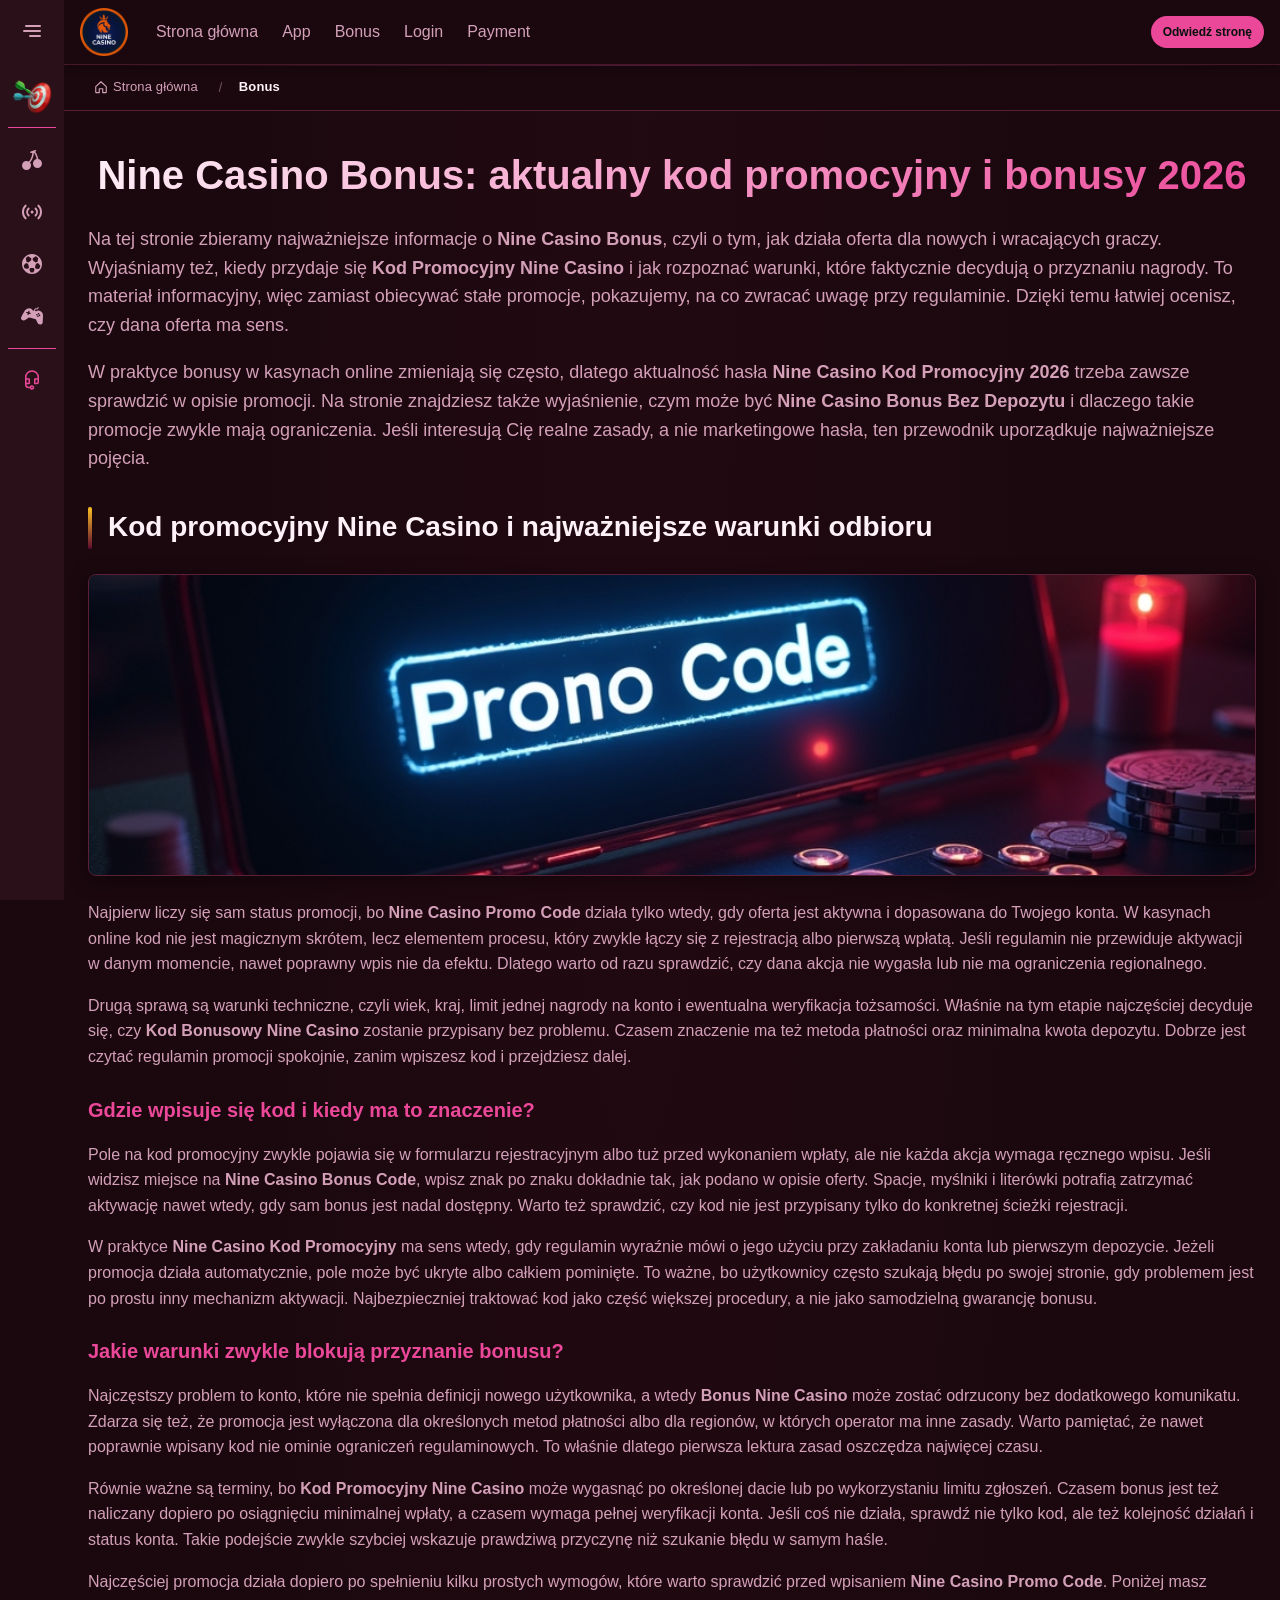
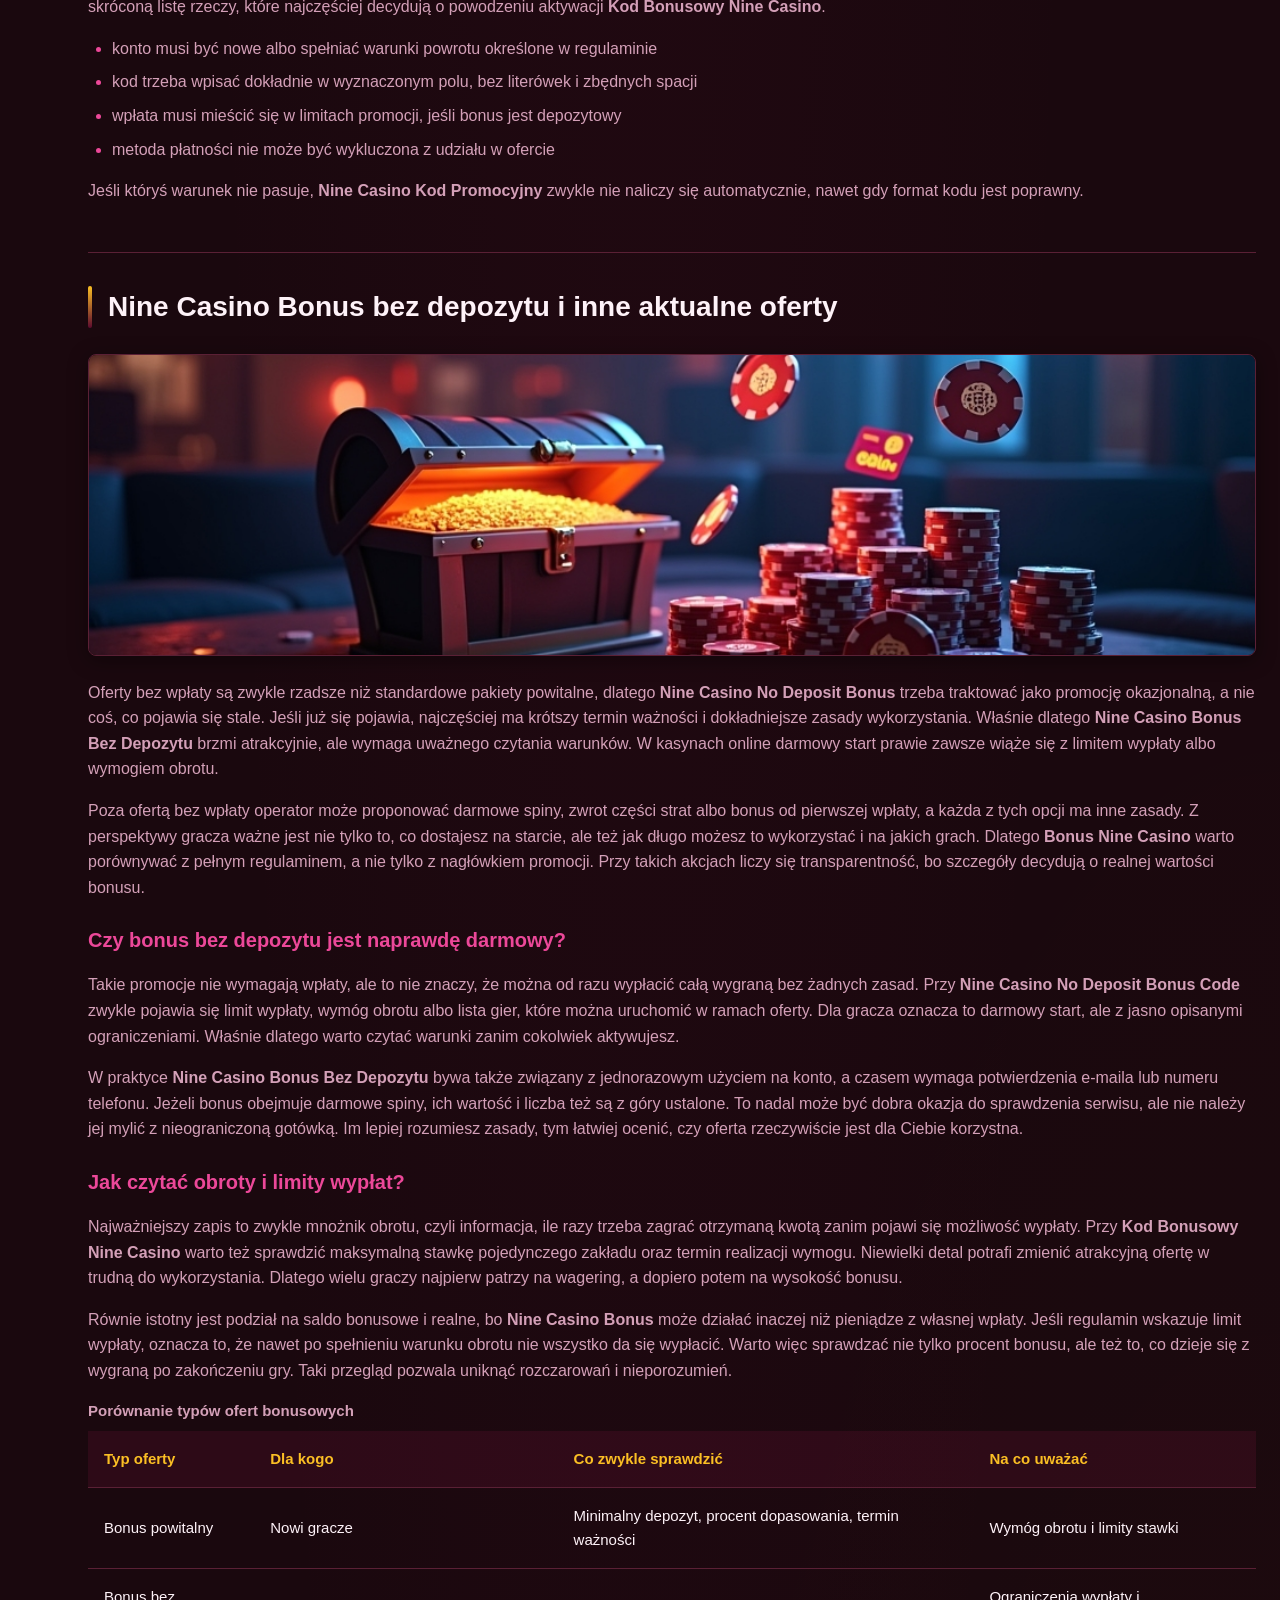
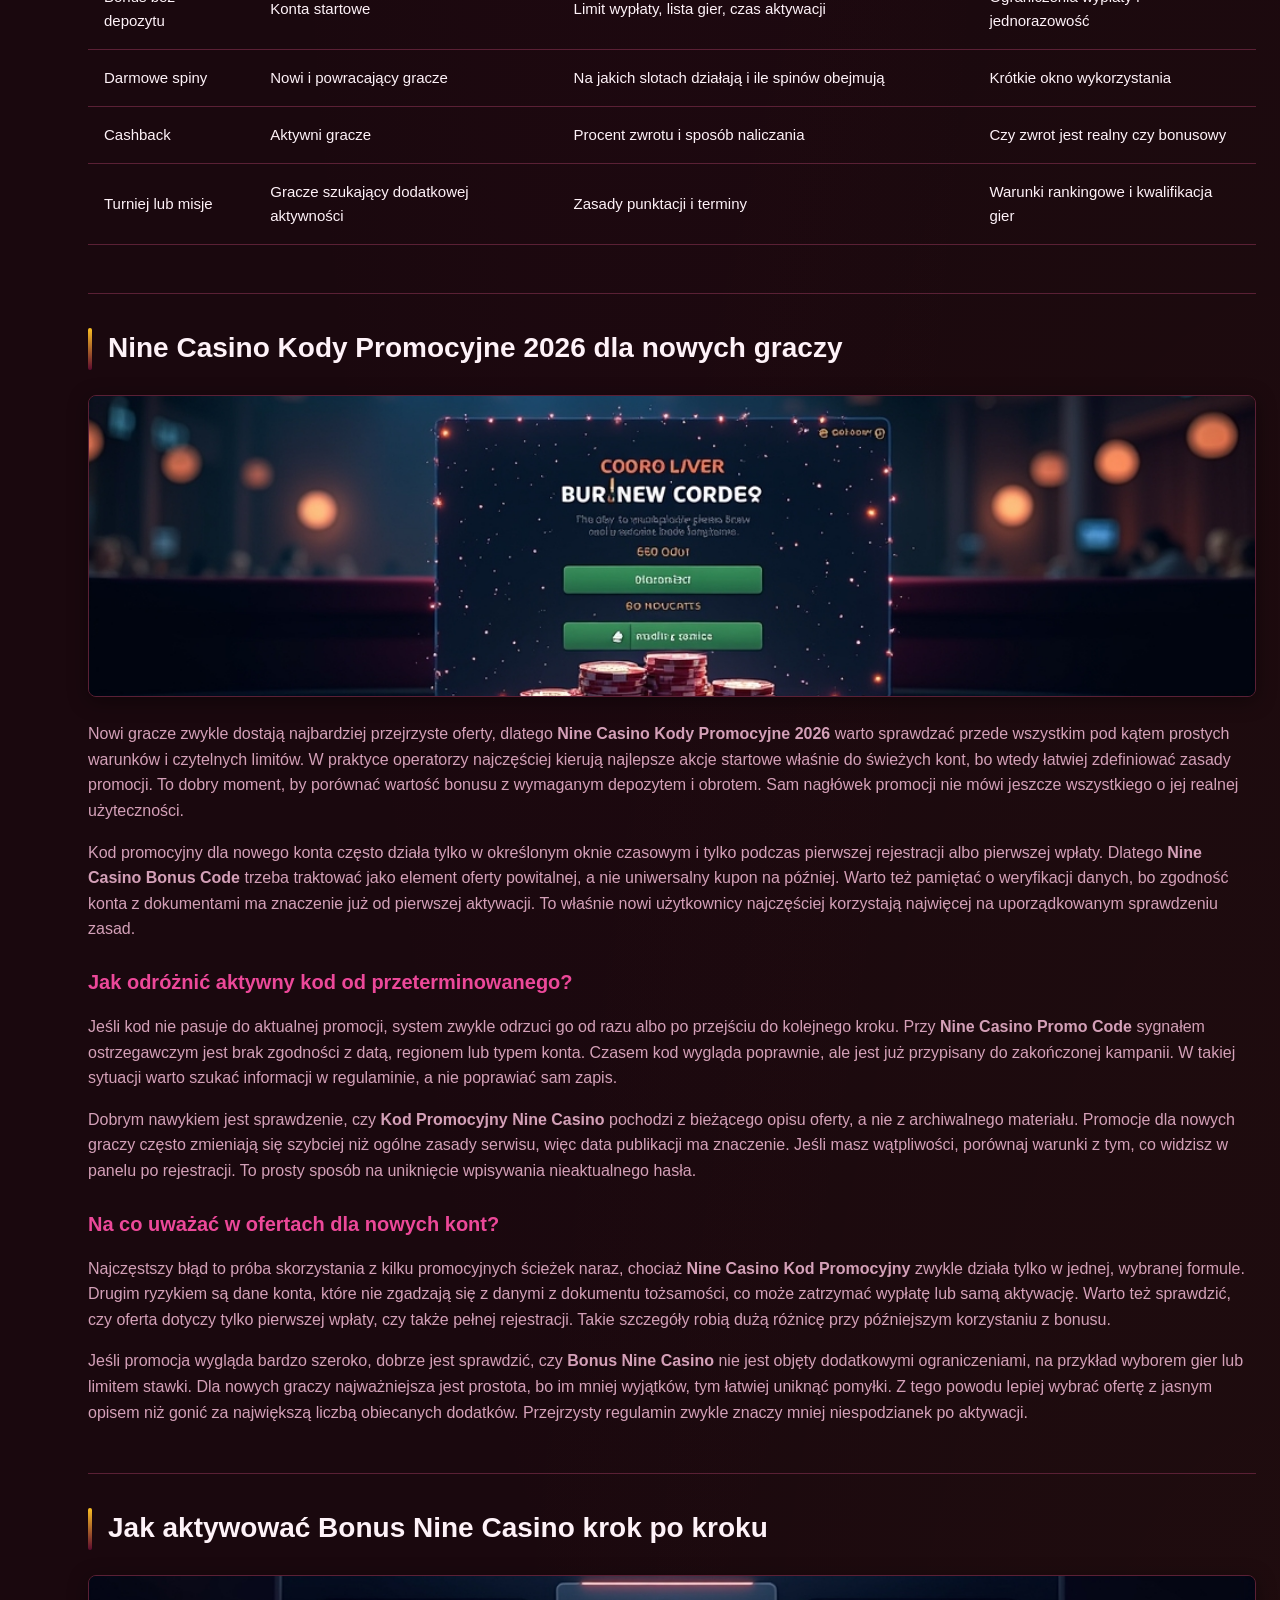
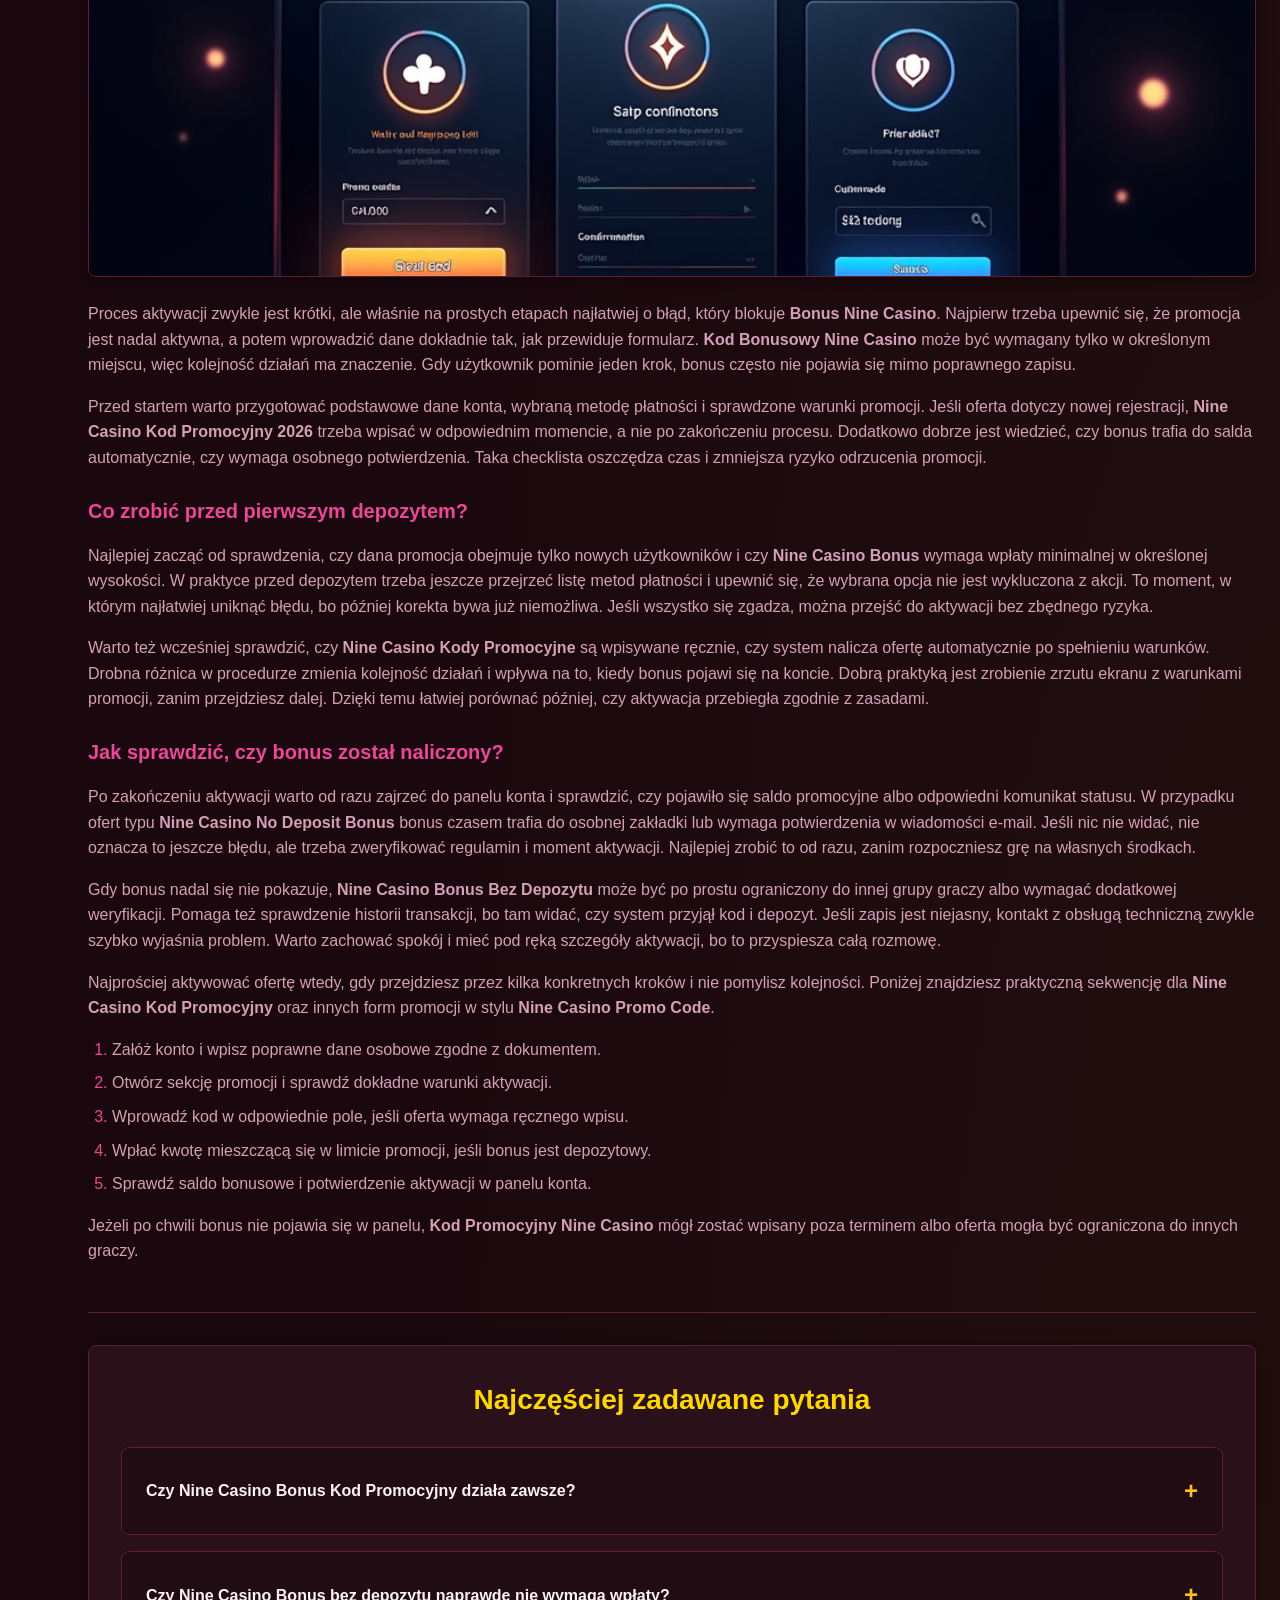
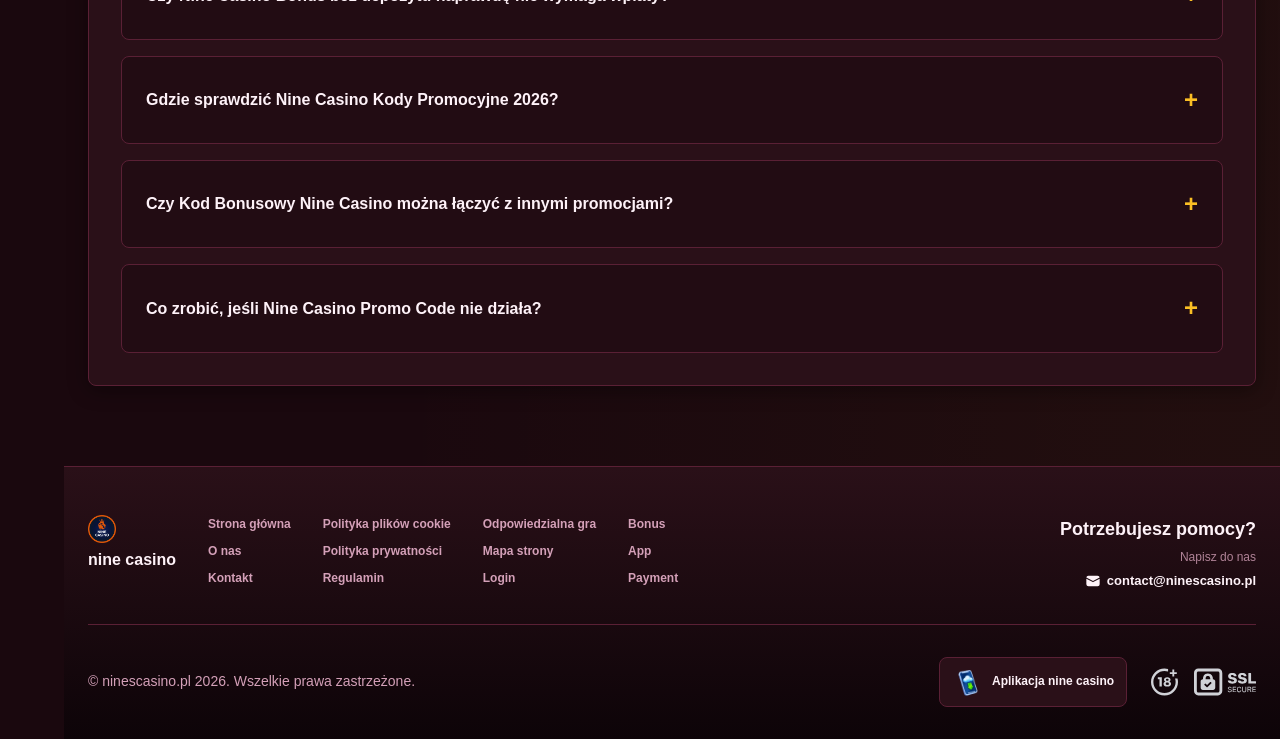
<file: bonus/index.html>
<!DOCTYPE html>
<html lang="pl">
<head>
    <meta charset="UTF-8">
    <meta name="viewport" content="width=device-width, initial-scale=1.0">
    <meta http-equiv="X-UA-Compatible" content="IE=edge">
    <meta name="robots" content="index, follow">
    <meta name="revisit-after" content="7 days">
    <title>Nine Casino Bonus - Kod promocyjny 2026 najnowsze</title>
    <meta name="title" content="Nine Casino Bonus - Kod promocyjny 2026 najnowsze">
    <meta name="description" content="Nine Casino Bonus 🎰 z kodem promocyjnym pomaga odebrać bonus bez depozytu i poznasz warunki, by szybko zacząć grę. Sprawdź teraz.”}]}}#!/usr/bin/env python3">
    <meta name="keywords" content="Nine Casino Bonus, Nine Casino Kod Promocyjny 2026, Nine Casino Bonus Bez Depozytu, Nine Casino No Deposit Bonus, Nine Casino Kod Promocyjny, Kod Bonusowy Nine Casino, Nine Casino Bonus Code, Nine Casino Promo Code, Bonus Nine Casino, Nine Casino No Deposit Bonus Code, Kod Promocyjny Nine Casino, Nine Casino Kody Promocyjne">

    <link rel="canonical" href="https://bieliznaturecka.pl/bonus/">

    <link rel="icon" type="image/png" sizes="32x32" href="/favicon-32x32.png">

    <meta property="og:title" content="Nine Casino Bonus - Kod promocyjny 2026 najnowsze">
    <meta property="og:description" content="Nine Casino Bonus 🎰 z kodem promocyjnym pomaga odebrać bonus bez depozytu i poznasz warunki, by szybko zacząć grę. Sprawdź teraz.”}]}}#!/usr/bin/env python3">
    <meta property="og:type" content="website">
    <meta property="og:url" content="https://bieliznaturecka.pl/bonus/">
    <meta property="og:site_name" content="nine casino">
    <meta property="og:locale" content="pl">
    <meta property="og:image" content="https://bieliznaturecka.pl/images/logo.png">

    <meta name="twitter:card" content="summary">
    <meta name="twitter:title" content="Nine Casino Bonus - Kod promocyjny 2026 najnowsze">
    <meta name="twitter:description" content="Nine Casino Bonus 🎰 z kodem promocyjnym pomaga odebrać bonus bez depozytu i poznasz warunki, by szybko zacząć grę. Sprawdź teraz.”}]}}#!/usr/bin/env python3">
    <meta name="twitter:url" content="https://bieliznaturecka.pl/bonus/">
    <meta name="twitter:image" content="https://bieliznaturecka.pl/images/logo.png">

    <link rel="stylesheet" href="/css/style.css">

    <link rel="stylesheet" href="/css/layout.css">

</head>
<body>
    <div class="nav-sidebar-ecdd63fe isFull" id="navSidebar">
        <div class="nav-sidebar-content-ecdd63fe">
            <div class="nav-sidebar-wrapped-ecdd63fe">
                <div class="nav-sidebar-header-ecdd63fe">
                    <button class="nav-sidebar-header-toggle-ecdd63fe" aria-label="Toggle menu">
                        <span class="nav-sidebar-header-wrap-ecdd63fe">
                            <svg class="m-icon-ecdd63fe">
                                <use xlink:href="/assets/icons/sidebar/sprites.svg#hamburger-r"/>
                            </svg>
                        </span>
                    </button>
                </div>
                <div class="nav-sidebar-wrapped-content-ecdd63fe hideScrollbar-ecdd63fe">
                    <div class="divider-bottom-ecdd63fe">
                        <div class="nav-card nav-sidebar-card--wrapped-ecdd63fe">


                            <a href="/go" class="nav-card__button-ecdd63fe"
                               title="Misje" rel="noindex nofollow">
                                <img src="/assets/icons/sidebar/missions.webp"
                                     alt="Misje Bonus Nine Casino"
                                     title="Misje Bonus Nine Casino"
                                     class="nav-card__img-ecdd63fe">
                            </a>
                        </div>
                    </div>

                        <div class="nav-sidebar-wrapped-item-ecdd63fe">
                            <a href="/go" title="Wszystkie gry"
                               class="nav-sidebar-icon-ecdd63fe" rel="noindex nofollow">
                                <svg class="m-icon-ecdd63fe">
                                    <use xlink:href="/assets/icons/sidebar/sprites.svg#all-games"/>
                                </svg>
                            </a>
                        </div>
                        <div class="nav-sidebar-wrapped-item-ecdd63fe">
                            <a href="/go" title="Na żywo"
                               class="nav-sidebar-icon-ecdd63fe" rel="noindex nofollow">
                                <svg class="m-icon-ecdd63fe">
                                    <use xlink:href="/assets/icons/sidebar/sprites.svg#live"/>
                                </svg>
                            </a>
                        </div>
                        <div class="nav-sidebar-wrapped-item-ecdd63fe">
                            <a href="/go" title="Sport"
                               class="nav-sidebar-icon-ecdd63fe" rel="noindex nofollow">
                                <svg class="m-icon-ecdd63fe">
                                    <use xlink:href="/assets/icons/sidebar/sprites.svg#sport-soccer"/>
                                </svg>
                            </a>
                        </div>
                        <div class="nav-sidebar-wrapped-item-ecdd63fe">
                            <a href="/go" title="Esport"
                               class="nav-sidebar-icon-ecdd63fe" rel="noindex nofollow">
                                <svg class="m-icon-ecdd63fe">
                                    <use xlink:href="/assets/icons/sidebar/sprites.svg#target-gamepad"/>
                                </svg>
                            </a>
                        </div>

                    <div class="divider-top-ecdd63fe">
                        <a href="/go" title="Wsparcie"
                           class="nav-sidebar-support-wrapped-ecdd63fe nav-sidebar-icon-ecdd63fe" rel="noindex nofollow">
                            <svg class="m-icon-ecdd63fe">
                                <use xlink:href="/assets/icons/sidebar/sprites.svg#support"/>
                            </svg>
                        </a>
                    </div>
                </div>
            </div>
        </div>
    </div>

    <div class="nav-sidebar-expanded-ecdd63fe" id="navSidebarExpanded">
        <div class="nav-sidebar-header-ecdd63fe">
            <button class="nav-sidebar-header-toggle-ecdd63fe" aria-label="Close menu">
                <span class="nav-sidebar-header-wrap-ecdd63fe">
                    <svg class="m-icon-ecdd63fe">
                        <use xlink:href="/assets/icons/sidebar/sprites.svg#cross"/>
                    </svg>
                </span>
            </button>
                <a href="/" class="nav-logo-ecdd63fe nav-sidebar-header-logo-ecdd63fe" title="nine casino">
                    <img src="/images/logo.png" alt="nine casino" title="nine casino">
                </a>
        </div>
        <div class="nav-sidebar-expanded-content-ecdd63fe">
            <div class="nav-sidebar-expanded-scrollY-ecdd63fe hideScrollbar-ecdd63fe nav-sidebar-expanded--gap-ecdd63fe">
                <div class="nav-sidebar-expanded-cards-ecdd63fe">


                        <div class="nav-card nav-sidebar-card-ecdd63fe">
                            <a href="/go" class="nav-card__button-ecdd63fe"
                               title="Bonus" rel="noindex nofollow">
                                <img src="/assets/icons/sidebar/bonus.webp" alt="Bonus Kod Bonusowy Nine Casino"
                                     title="Bonus Kod Bonusowy Nine Casino" class="nav-card__img-ecdd63fe">
                                <span class="nav-card__title-ecdd63fe">Bonus</span>
                            </a>
                        </div>


                        <div class="nav-card nav-sidebar-card-ecdd63fe">
                            <a href="/go" class="nav-card__button-ecdd63fe"
                               title="Misje" rel="noindex nofollow">
                                <img src="/assets/icons/sidebar/missions.webp" alt="Misje Bonus Nine Casino"
                                     title="Misje Bonus Nine Casino" class="nav-card__img-ecdd63fe">
                                <span class="nav-card__title-ecdd63fe">Misje</span>
                            </a>
                        </div>

                    <div class="nav-sidebar-cards-grid-ecdd63fe">


                            <div class="nav-card nav-sidebar-card-ecdd63fe">
                                <a href="/go" class="nav-card__button-ecdd63fe"
                                   title="Koło" rel="noindex nofollow">
                                    <img src="/assets/icons/sidebar/wheel.gif" alt="Koło Nine Casino No Deposit Bonus"
                                         title="Koło Nine Casino No Deposit Bonus" class="nav-card__img-ecdd63fe">
                                    <span class="nav-card__title-ecdd63fe">Koło</span>
                                </a>
                            </div>


                            <div class="nav-card nav-sidebar-card-ecdd63fe">
                                <a href="/go" class="nav-card__button-ecdd63fe"
                                   title="Lojalność" rel="noindex nofollow">
                                    <img src="/assets/icons/sidebar/loyalty.webp" alt="Lojalność Bonus Nine Casino"
                                         title="Lojalność Bonus Nine Casino" class="nav-card__img-ecdd63fe">
                                    <span class="nav-card__title-ecdd63fe">Lojalność</span>
                                </a>
                            </div>


                            <div class="nav-card nav-sidebar-card-ecdd63fe">
                                <a href="/go" class="nav-card__button-ecdd63fe"
                                   title="Zwrot gotówki" rel="noindex nofollow">
                                    <img src="/assets/icons/sidebar/cashback.webp" alt="Zwrot gotówki Nine Casino Bonus"
                                         title="Zwrot gotówki Nine Casino Bonus" class="nav-card__img-ecdd63fe">
                                    <span class="nav-card__title-ecdd63fe">Zwrot gotówki</span>
                                </a>
                            </div>


                            <div class="nav-card nav-sidebar-card-ecdd63fe">
                                <a href="/go" class="nav-card__button-ecdd63fe"
                                   title="Klub VIP" rel="noindex nofollow">
                                    <img src="/assets/icons/sidebar/vipclub.webp" alt="Klub VIP Kod Promocyjny Nine Casino"
                                         title="Klub VIP Kod Promocyjny Nine Casino" class="nav-card__img-ecdd63fe">
                                    <span class="nav-card__title-ecdd63fe">Klub VIP</span>
                                </a>
                            </div>


                            <div class="nav-card nav-sidebar-card-ecdd63fe">
                                <a href="/go" class="nav-card__button-ecdd63fe"
                                   title="Promocje" rel="noindex nofollow">
                                    <img src="/assets/icons/sidebar/promotions.webp" alt="Promocje Kod Promocyjny Nine Casino"
                                         title="Promocje Kod Promocyjny Nine Casino" class="nav-card__img-ecdd63fe">
                                    <span class="nav-card__title-ecdd63fe">Promocje</span>
                                </a>
                            </div>
                    </div>
                </div>

                <ul class="nav-sidebar-items-ecdd63fe nav-sidebar-expanded-items-ecdd63fe">
                        <li class="nav-sidebar-items-item">
                            <a href="/go" class="nav-sidebar-items-dropdown"
                               title="Wszystkie gry" rel="noindex nofollow">
                                <div class="nav-sidebar-items-title-ecdd63fe nav-sidebar-items-title--light-ecdd63fe">
                                    <div class="m-icon-container-ecdd63fe nav-sidebar-item-icon-ecdd63fe">
                                        <svg class="m-icon-ecdd63fe">
                                            <use xlink:href="/assets/icons/sidebar/sprites.svg#all-games"/>
                                        </svg>
                                    </div>
                                    <span>Wszystkie gry</span>
                                </div>
                            </a>
                        </li>
                        <li class="nav-sidebar-items-item">
                            <a href="/go" class="nav-sidebar-items-dropdown"
                               title="Na żywo" rel="noindex nofollow">
                                <div class="nav-sidebar-items-title-ecdd63fe nav-sidebar-items-title--light-ecdd63fe">
                                    <div class="m-icon-container-ecdd63fe nav-sidebar-item-icon-ecdd63fe">
                                        <svg class="m-icon-ecdd63fe">
                                            <use xlink:href="/assets/icons/sidebar/sprites.svg#live"/>
                                        </svg>
                                    </div>
                                    <span>Na żywo</span>
                                </div>
                            </a>
                        </li>
                        <li class="nav-sidebar-items-item">
                            <a href="/go" class="nav-sidebar-items-dropdown"
                               title="Sport" rel="noindex nofollow">
                                <div class="nav-sidebar-items-title-ecdd63fe nav-sidebar-items-title--light-ecdd63fe">
                                    <div class="m-icon-container-ecdd63fe nav-sidebar-item-icon-ecdd63fe">
                                        <svg class="m-icon-ecdd63fe">
                                            <use xlink:href="/assets/icons/sidebar/sprites.svg#sport-soccer"/>
                                        </svg>
                                    </div>
                                    <span>Sport</span>
                                </div>
                            </a>
                        </li>
                        <li class="nav-sidebar-items-item">
                            <a href="/go" class="nav-sidebar-items-dropdown"
                               title="Esport" rel="noindex nofollow">
                                <div class="nav-sidebar-items-title-ecdd63fe nav-sidebar-items-title--light-ecdd63fe">
                                    <div class="m-icon-container-ecdd63fe nav-sidebar-item-icon-ecdd63fe">
                                        <svg class="m-icon-ecdd63fe">
                                            <use xlink:href="/assets/icons/sidebar/sprites.svg#target-gamepad"/>
                                        </svg>
                                    </div>
                                    <span>Esport</span>
                                </div>
                            </a>
                        </li>
                </ul>

                <ul class="nav-sidebar-items-ecdd63fe nav-sidebar-expanded-items-ecdd63fe flex-1-ecdd63fe"></ul>

                <div class="nav-sidebar-expanded-support-ecdd63fe">
                    <div class="nav-sidebar-expanded-support-help-ecdd63fe">
                        <a href="/go" title="Wsparcie"
                           class="m-button-ecdd63fe m-button--success-ecdd63fe m-button--m-ecdd63fe nav-sidebar-support-ecdd63fe"
                           rel="noindex nofollow">
                            <div class="m-button-content-ecdd63fe">
                                <svg class="m-icon-ecdd63fe">
                                    <use xlink:href="/assets/icons/sidebar/sprites.svg#support"/>
                                </svg>
                                Wsparcie
                            </div>
                        </a>
                    </div>
                </div>

                <div class="nav-sidebar-expanded-app-links-ecdd63fe">
                    <a href="/go" class="footer-app-button-ecdd63fe"
                       title="Aplikacja nine casino" rel="noindex nofollow">
                        <img class="footer-app-button-image-ecdd63fe"
                             alt="Aplikacja nine casino"
                             title="Aplikacja nine casino"
                             src="/assets/icons/mobile/app-button-icon.webp">
                        <div class="footer-app-button-text-ecdd63fe">
                            <p class="m-text-ecdd63fe m-fs12-ecdd63fe m-fw700-ecdd63fe m-lh160-ecdd63fe footer-app-button-title-ecdd63fe">Aplikacja nine casino</p>
                            <p class="m-text-ecdd63fe m-fs10-ecdd63fe m-fw500-ecdd63fe m-lh160-ecdd63fe footer-app-button-description-ecdd63fe"
                               style="color: #ffffff;">Zainstaluj naszą aplikację</p>
                        </div>
                    </a>
                </div>
            </div>
        </div>
    </div>

    <div class="bottom-overlays-ecdd63fe">
        <div class="bottom-action-buttons-ecdd63fe bottom-overlays__action-buttons-ecdd63fe">
            <div class="bottom-communication-button-ecdd63fe">
                <button class="m-button-ecdd63fe m-gradient-border m-button--secondary-ecdd63fe m-button--m-ecdd63fe scroll-top-btn-ecdd63fe"
                        aria-label="Scroll to top" title="Scroll to top">
                    <div class="m-icon-container-ecdd63fe">
                        <span class="scroll-top-arrow-ecdd63fe">&uarr;</span>
                    </div>
                </button>
            </div>
        </div>

        <nav class="mobile-nav-ecdd63fe" aria-label="Mobile navigation">
            <div class="mobile-nav-wrap-ecdd63fe">
                <a href="/go" title="Wszystkie gry"
                   rel="noindex nofollow" target="_blank">
                    <div class="mobile-nav-item-ecdd63fe">
                        <div class="mobile-nav-item__icon-wrap-ecdd63fe">
                            <svg class="m-icon-ecdd63fe m-icon-loadable mobile-nav-item__icon-ecdd63fe">
                                <use xlink:href="/assets/icons/sidebar/sprites.svg#all-games"/>
                            </svg>
                        </div>
                        <p class="m-text-ecdd63fe m-fs10-ecdd63fe m-fw600-ecdd63fe m-lh160-ecdd63fe m-text-center-ecdd63fe mobile-nav-item__text-ecdd63fe">Wszystkie gry</p>
                    </div>
                </a>

                <a href="/go" title="Sport"
                   rel="noindex nofollow" target="_blank">
                    <div class="mobile-nav-item-ecdd63fe">
                        <div class="mobile-nav-item__icon-wrap-ecdd63fe">
                            <svg class="m-icon-ecdd63fe m-icon-loadable mobile-nav-item__icon-ecdd63fe">
                                <use xlink:href="/assets/icons/sidebar/sprites.svg#sport-soccer"/>
                            </svg>
                        </div>
                        <p class="m-text-ecdd63fe m-fs10-ecdd63fe m-fw600-ecdd63fe m-lh160-ecdd63fe m-text-center-ecdd63fe mobile-nav-item__text-ecdd63fe">Sport</p>
                    </div>
                </a>

                <div class="mobile-nav-item-ecdd63fe">
                    <a href="/go"
                       class="m-button-ecdd63fe m-gradient-border m-button--primary-ecdd63fe m-button--m-ecdd63fe mobile-nav-item__icon-wrap-ecdd63fe"
                       title="Odwiedź stronę"
                       rel="noindex nofollow" target="_blank">
                        <div class="m-button-content-ecdd63fe">
                            <svg class="m-icon-ecdd63fe m-icon-loadable mobile-nav-item__icon-ecdd63fe">
                                <use xlink:href="/assets/icons/sidebar/sprites.svg#person"/>
                            </svg>
                        </div>
                    </a>
                    <p class="m-text-ecdd63fe m-fs10-ecdd63fe m-fw600-ecdd63fe m-lh160-ecdd63fe m-text-center-ecdd63fe mobile-nav-item__text-ecdd63fe">Odwiedź stronę</p>
                </div>

                <a href="/go" title="Bonus"
                   rel="noindex nofollow" target="_blank">
                    <div class="mobile-nav-item-ecdd63fe">
                        <div class="mobile-nav-item__icon-wrap-ecdd63fe">
                            <svg class="m-icon-ecdd63fe m-icon-loadable mobile-nav-item__icon-ecdd63fe">
                                <use xlink:href="/assets/icons/sidebar/sprites.svg#gift"/>
                            </svg>
                        </div>
                        <p class="m-text-ecdd63fe m-fs10-ecdd63fe m-fw600-ecdd63fe m-lh160-ecdd63fe m-text-center-ecdd63fe mobile-nav-item__text-ecdd63fe">Bonus</p>
                    </div>
                </a>

                <a href="/go" title="Misje"
                   rel="noindex nofollow" target="_blank">
                    <div class="mobile-nav-item-ecdd63fe">
                        <div class="mobile-nav-item__icon-wrap-ecdd63fe">
                            <svg class="m-icon-ecdd63fe m-icon-loadable mobile-nav-item__icon-ecdd63fe">
                                <use xlink:href="/assets/icons/sidebar/sprites.svg#activities"/>
                            </svg>
                        </div>
                        <p class="m-text-ecdd63fe m-fs10-ecdd63fe m-fw600-ecdd63fe m-lh160-ecdd63fe m-text-center-ecdd63fe mobile-nav-item__text-ecdd63fe">Misje</p>
                    </div>
                </a>
            </div>
        </nav>
    </div>


    <div class="site-wrapper-ecdd63fe with-sidebar-ecdd63fe">
<nav class="main-nav-ecdd63fe">
    <div class="main-nav-content-ecdd63fe">
        <div class="main-nav-content-left-ecdd63fe">
            <button class="main-nav-content-toggle-ecdd63fe nav-sidebar-header-toggle-ecdd63fe" aria-label="Toggle menu" aria-expanded="false">
                <svg class="m-icon-ecdd63fe m-icon-loadable">
                    <use xlink:href="/assets/icons/sidebar/sprites.svg#hamburger"/>
                </svg>
            </button>

            <a href="/" class="nav-logo-ecdd63fe main-nav-logo-ecdd63fe" title="nine casino">
                <img src="/images/logo.png" alt="nine casino" title="nine casino">
            </a>
        </div>

        <div class="main-nav-content-center-ecdd63fe">
            <a href="/" class="nav-link-ecdd63fe" title="Strona główna">Strona główna</a>
            <a href="/app/" class="nav-link-ecdd63fe" title="App">App</a>
            <a href="/bonus/" class="nav-link-ecdd63fe" title="Bonus">Bonus</a>
            <a href="/login/" class="nav-link-ecdd63fe" title="Login">Login</a>
            <a href="/payment/" class="nav-link-ecdd63fe" title="Payment">Payment</a>
        </div>

        <div class="main-nav-content-auth-ecdd63fe">
            <a class="m-button-ecdd63fe m-gradient-border m-button--primary-ecdd63fe m-button--s-ecdd63fe"
               href="/go" title="Odwiedź stronę"
               rel="noindex nofollow" target="_blank">
                <div class="m-button-content-ecdd63fe">Odwiedź stronę</div>
            </a>
        </div>
    </div>
</nav><div class="breadcrumb-bar-ecdd63fe">
    <div class="container-ecdd63fe">
        <nav class="breadcrumbs-ecdd63fe" aria-label="Breadcrumb">
            <ol class="breadcrumb-list-ecdd63fe">
                <li class="breadcrumb-item-ecdd63fe">
                    <a href="/" title="Strona główna">
                        <svg class="breadcrumb-home-icon-ecdd63fe" viewBox="0 0 16 16" fill="none" aria-hidden="true">
                            <path d="M2 7.5L8 2l6 5.5V14a.5.5 0 0 1-.5.5H10V10H6v4.5H2.5A.5.5 0 0 1 2 14V7.5Z" stroke="currentColor" stroke-width="1.3" stroke-linejoin="round"/>
                        </svg>
                        <span>Strona główna</span>
                    </a>
                </li>
                <li class="breadcrumb-item-ecdd63fe current-ecdd63fe" aria-current="page">
                    Bonus
                </li>
            </ol>
        </nav>
    </div>
</div>

        <main class="main-content-ecdd63fe">
<article class="page-content-ecdd63fe">
    <div class="container-ecdd63fe">




        <header class="page-header-ecdd63fe">
            <h1>Nine Casino Bonus: aktualny kod promocyjny i bonusy 2026</h1>
            <div class="intro-ecdd63fe">
                <p>Na tej stronie zbieramy najważniejsze informacje o <strong>Nine Casino Bonus</strong>, czyli o tym, jak działa oferta dla nowych i wracających graczy. Wyjaśniamy też, kiedy przydaje się <strong>Kod Promocyjny Nine Casino</strong> i jak rozpoznać warunki, które faktycznie decydują o przyznaniu nagrody. To materiał informacyjny, więc zamiast obiecywać stałe promocje, pokazujemy, na co zwracać uwagę przy regulaminie. Dzięki temu łatwiej ocenisz, czy dana oferta ma sens.</p>
                <p>W praktyce bonusy w kasynach online zmieniają się często, dlatego aktualność hasła <strong>Nine Casino Kod Promocyjny 2026</strong> trzeba zawsze sprawdzić w opisie promocji. Na stronie znajdziesz także wyjaśnienie, czym może być <strong>Nine Casino Bonus Bez Depozytu</strong> i dlaczego takie promocje zwykle mają ograniczenia. Jeśli interesują Cię realne zasady, a nie marketingowe hasła, ten przewodnik uporządkuje najważniejsze pojęcia.</p>
            </div>
        </header>



        <section class="content-section-ecdd63fe card-ecdd63fe">
            <h2 id="toc-s0">Kod promocyjny Nine Casino i najważniejsze warunki odbioru</h2>

            <div class="section-image-ecdd63fe">
                <img src="/images/kod-promocyjny-nine-casino-warunki.png" alt="Kasyno z podświetlonym polem na kod promocyjny i neonowym tłem" title="Kasyno z podświetlonym polem na kod promocyjny i neonowym tłem" loading="lazy">
            </div>

            <p>Najpierw liczy się sam status promocji, bo <strong>Nine Casino Promo Code</strong> działa tylko wtedy, gdy oferta jest aktywna i dopasowana do Twojego konta. W kasynach online kod nie jest magicznym skrótem, lecz elementem procesu, który zwykle łączy się z rejestracją albo pierwszą wpłatą. Jeśli regulamin nie przewiduje aktywacji w danym momencie, nawet poprawny wpis nie da efektu. Dlatego warto od razu sprawdzić, czy dana akcja nie wygasła lub nie ma ograniczenia regionalnego.</p>
            <p>Drugą sprawą są warunki techniczne, czyli wiek, kraj, limit jednej nagrody na konto i ewentualna weryfikacja tożsamości. Właśnie na tym etapie najczęściej decyduje się, czy <strong>Kod Bonusowy Nine Casino</strong> zostanie przypisany bez problemu. Czasem znaczenie ma też metoda płatności oraz minimalna kwota depozytu. Dobrze jest czytać regulamin promocji spokojnie, zanim wpiszesz kod i przejdziesz dalej.</p>

                
        <h3 id="toc-s0-b0">Gdzie wpisuje się kod i kiedy ma to znaczenie?</h3>
            <p>Pole na kod promocyjny zwykle pojawia się w formularzu rejestracyjnym albo tuż przed wykonaniem wpłaty, ale nie każda akcja wymaga ręcznego wpisu. Jeśli widzisz miejsce na <strong>Nine Casino Bonus Code</strong>, wpisz znak po znaku dokładnie tak, jak podano w opisie oferty. Spacje, myślniki i literówki potrafią zatrzymać aktywację nawet wtedy, gdy sam bonus jest nadal dostępny. Warto też sprawdzić, czy kod nie jest przypisany tylko do konkretnej ścieżki rejestracji.</p>
            <p>W praktyce <strong>Nine Casino Kod Promocyjny</strong> ma sens wtedy, gdy regulamin wyraźnie mówi o jego użyciu przy zakładaniu konta lub pierwszym depozycie. Jeżeli promocja działa automatycznie, pole może być ukryte albo całkiem pominięte. To ważne, bo użytkownicy często szukają błędu po swojej stronie, gdy problemem jest po prostu inny mechanizm aktywacji. Najbezpieczniej traktować kod jako część większej procedury, a nie jako samodzielną gwarancję bonusu.</p>



                
        <h3 id="toc-s0-b1">Jakie warunki zwykle blokują przyznanie bonusu?</h3>
            <p>Najczęstszy problem to konto, które nie spełnia definicji nowego użytkownika, a wtedy <strong>Bonus Nine Casino</strong> może zostać odrzucony bez dodatkowego komunikatu. Zdarza się też, że promocja jest wyłączona dla określonych metod płatności albo dla regionów, w których operator ma inne zasady. Warto pamiętać, że nawet poprawnie wpisany kod nie ominie ograniczeń regulaminowych. To właśnie dlatego pierwsza lektura zasad oszczędza najwięcej czasu.</p>
            <p>Równie ważne są terminy, bo <strong>Kod Promocyjny Nine Casino</strong> może wygasnąć po określonej dacie lub po wykorzystaniu limitu zgłoszeń. Czasem bonus jest też naliczany dopiero po osiągnięciu minimalnej wpłaty, a czasem wymaga pełnej weryfikacji konta. Jeśli coś nie działa, sprawdź nie tylko kod, ale też kolejność działań i status konta. Takie podejście zwykle szybciej wskazuje prawdziwą przyczynę niż szukanie błędu w samym haśle.</p>



                
        <p>Najczęściej promocja działa dopiero po spełnieniu kilku prostych wymogów, które warto sprawdzić przed wpisaniem <strong>Nine Casino Promo Code</strong>. Poniżej masz skróconą listę rzeczy, które najczęściej decydują o powodzeniu aktywacji <strong>Kod Bonusowy Nine Casino</strong>.</p>
        <ul class="content-list-ecdd63fe">
                <li>konto musi być nowe albo spełniać warunki powrotu określone w regulaminie</li>
                <li>kod trzeba wpisać dokładnie w wyznaczonym polu, bez literówek i zbędnych spacji</li>
                <li>wpłata musi mieścić się w limitach promocji, jeśli bonus jest depozytowy</li>
                <li>metoda płatności nie może być wykluczona z udziału w ofercie</li>
        </ul>
        <p>Jeśli któryś warunek nie pasuje, <strong>Nine Casino Kod Promocyjny</strong> zwykle nie naliczy się automatycznie, nawet gdy format kodu jest poprawny.</p>



        </section>
        <section class="content-section-ecdd63fe card-ecdd63fe">
            <h2 id="toc-s1">Nine Casino Bonus bez depozytu i inne aktualne oferty</h2>

            <div class="section-image-ecdd63fe">
                <img src="/images/bonus-bez-depozytu-nine-casino.png" alt="Kasyno z ikonami darmowych spinów i skrzynią bonusową" title="Kasyno z ikonami darmowych spinów i skrzynią bonusową" loading="lazy">
            </div>

            <p>Oferty bez wpłaty są zwykle rzadsze niż standardowe pakiety powitalne, dlatego <strong>Nine Casino No Deposit Bonus</strong> trzeba traktować jako promocję okazjonalną, a nie coś, co pojawia się stale. Jeśli już się pojawia, najczęściej ma krótszy termin ważności i dokładniejsze zasady wykorzystania. Właśnie dlatego <strong>Nine Casino Bonus Bez Depozytu</strong> brzmi atrakcyjnie, ale wymaga uważnego czytania warunków. W kasynach online darmowy start prawie zawsze wiąże się z limitem wypłaty albo wymogiem obrotu.</p>
            <p>Poza ofertą bez wpłaty operator może proponować darmowe spiny, zwrot części strat albo bonus od pierwszej wpłaty, a każda z tych opcji ma inne zasady. Z perspektywy gracza ważne jest nie tylko to, co dostajesz na starcie, ale też jak długo możesz to wykorzystać i na jakich grach. Dlatego <strong>Bonus Nine Casino</strong> warto porównywać z pełnym regulaminem, a nie tylko z nagłówkiem promocji. Przy takich akcjach liczy się transparentność, bo szczegóły decydują o realnej wartości bonusu.</p>

                
        <h3 id="toc-s1-b0">Czy bonus bez depozytu jest naprawdę darmowy?</h3>
            <p>Takie promocje nie wymagają wpłaty, ale to nie znaczy, że można od razu wypłacić całą wygraną bez żadnych zasad. Przy <strong>Nine Casino No Deposit Bonus Code</strong> zwykle pojawia się limit wypłaty, wymóg obrotu albo lista gier, które można uruchomić w ramach oferty. Dla gracza oznacza to darmowy start, ale z jasno opisanymi ograniczeniami. Właśnie dlatego warto czytać warunki zanim cokolwiek aktywujesz.</p>
            <p>W praktyce <strong>Nine Casino Bonus Bez Depozytu</strong> bywa także związany z jednorazowym użyciem na konto, a czasem wymaga potwierdzenia e-maila lub numeru telefonu. Jeżeli bonus obejmuje darmowe spiny, ich wartość i liczba też są z góry ustalone. To nadal może być dobra okazja do sprawdzenia serwisu, ale nie należy jej mylić z nieograniczoną gotówką. Im lepiej rozumiesz zasady, tym łatwiej ocenić, czy oferta rzeczywiście jest dla Ciebie korzystna.</p>



                
        <h3 id="toc-s1-b1">Jak czytać obroty i limity wypłat?</h3>
            <p>Najważniejszy zapis to zwykle mnożnik obrotu, czyli informacja, ile razy trzeba zagrać otrzymaną kwotą zanim pojawi się możliwość wypłaty. Przy <strong>Kod Bonusowy Nine Casino</strong> warto też sprawdzić maksymalną stawkę pojedynczego zakładu oraz termin realizacji wymogu. Niewielki detal potrafi zmienić atrakcyjną ofertę w trudną do wykorzystania. Dlatego wielu graczy najpierw patrzy na wagering, a dopiero potem na wysokość bonusu.</p>
            <p>Równie istotny jest podział na saldo bonusowe i realne, bo <strong>Nine Casino Bonus</strong> może działać inaczej niż pieniądze z własnej wpłaty. Jeśli regulamin wskazuje limit wypłaty, oznacza to, że nawet po spełnieniu warunku obrotu nie wszystko da się wypłacić. Warto więc sprawdzać nie tylko procent bonusu, ale też to, co dzieje się z wygraną po zakończeniu gry. Taki przegląd pozwala uniknąć rozczarowań i nieporozumień.</p>



                
        <div class="table-wrapper-ecdd63fe">
            <table class="content-table-ecdd63fe">
                <caption>Porównanie typów ofert bonusowych</caption>

                <thead>
                    <tr>
                            <th>Typ oferty</th>
                            <th>Dla kogo</th>
                            <th>Co zwykle sprawdzić</th>
                            <th>Na co uważać</th>
                    </tr>
                </thead>

                <tbody>
                        <tr>
                                <td>Bonus powitalny</td>
                                <td>Nowi gracze</td>
                                <td>Minimalny depozyt, procent dopasowania, termin ważności</td>
                                <td>Wymóg obrotu i limity stawki</td>
                        </tr>
                        <tr>
                                <td>Bonus bez depozytu</td>
                                <td>Konta startowe</td>
                                <td>Limit wypłaty, lista gier, czas aktywacji</td>
                                <td>Ograniczenia wypłaty i jednorazowość</td>
                        </tr>
                        <tr>
                                <td>Darmowe spiny</td>
                                <td>Nowi i powracający gracze</td>
                                <td>Na jakich slotach działają i ile spinów obejmują</td>
                                <td>Krótkie okno wykorzystania</td>
                        </tr>
                        <tr>
                                <td>Cashback</td>
                                <td>Aktywni gracze</td>
                                <td>Procent zwrotu i sposób naliczania</td>
                                <td>Czy zwrot jest realny czy bonusowy</td>
                        </tr>
                        <tr>
                                <td>Turniej lub misje</td>
                                <td>Gracze szukający dodatkowej aktywności</td>
                                <td>Zasady punktacji i terminy</td>
                                <td>Warunki rankingowe i kwalifikacja gier</td>
                        </tr>
                </tbody>
            </table>
        </div>



        </section>
        <section class="content-section-ecdd63fe card-ecdd63fe">
            <h2 id="toc-s2">Nine Casino Kody Promocyjne 2026 dla nowych graczy</h2>

            <div class="section-image-ecdd63fe">
                <img src="/images/nowi-gracze-kody-promocyjne.png" alt="Nowe konto gracza przy ekranie rejestracji i kodzie promocyjnym" title="Nowe konto gracza przy ekranie rejestracji i kodzie promocyjnym" loading="lazy">
            </div>

            <p>Nowi gracze zwykle dostają najbardziej przejrzyste oferty, dlatego <strong>Nine Casino Kody Promocyjne 2026</strong> warto sprawdzać przede wszystkim pod kątem prostych warunków i czytelnych limitów. W praktyce operatorzy najczęściej kierują najlepsze akcje startowe właśnie do świeżych kont, bo wtedy łatwiej zdefiniować zasady promocji. To dobry moment, by porównać wartość bonusu z wymaganym depozytem i obrotem. Sam nagłówek promocji nie mówi jeszcze wszystkiego o jej realnej użyteczności.</p>
            <p>Kod promocyjny dla nowego konta często działa tylko w określonym oknie czasowym i tylko podczas pierwszej rejestracji albo pierwszej wpłaty. Dlatego <strong>Nine Casino Bonus Code</strong> trzeba traktować jako element oferty powitalnej, a nie uniwersalny kupon na później. Warto też pamiętać o weryfikacji danych, bo zgodność konta z dokumentami ma znaczenie już od pierwszej aktywacji. To właśnie nowi użytkownicy najczęściej korzystają najwięcej na uporządkowanym sprawdzeniu zasad.</p>

                
        <h3 id="toc-s2-b0">Jak odróżnić aktywny kod od przeterminowanego?</h3>
            <p>Jeśli kod nie pasuje do aktualnej promocji, system zwykle odrzuci go od razu albo po przejściu do kolejnego kroku. Przy <strong>Nine Casino Promo Code</strong> sygnałem ostrzegawczym jest brak zgodności z datą, regionem lub typem konta. Czasem kod wygląda poprawnie, ale jest już przypisany do zakończonej kampanii. W takiej sytuacji warto szukać informacji w regulaminie, a nie poprawiać sam zapis.</p>
            <p>Dobrym nawykiem jest sprawdzenie, czy <strong>Kod Promocyjny Nine Casino</strong> pochodzi z bieżącego opisu oferty, a nie z archiwalnego materiału. Promocje dla nowych graczy często zmieniają się szybciej niż ogólne zasady serwisu, więc data publikacji ma znaczenie. Jeśli masz wątpliwości, porównaj warunki z tym, co widzisz w panelu po rejestracji. To prosty sposób na uniknięcie wpisywania nieaktualnego hasła.</p>



                
        <h3 id="toc-s2-b1">Na co uważać w ofertach dla nowych kont?</h3>
            <p>Najczęstszy błąd to próba skorzystania z kilku promocyjnych ścieżek naraz, chociaż <strong>Nine Casino Kod Promocyjny</strong> zwykle działa tylko w jednej, wybranej formule. Drugim ryzykiem są dane konta, które nie zgadzają się z danymi z dokumentu tożsamości, co może zatrzymać wypłatę lub samą aktywację. Warto też sprawdzić, czy oferta dotyczy tylko pierwszej wpłaty, czy także pełnej rejestracji. Takie szczegóły robią dużą różnicę przy późniejszym korzystaniu z bonusu.</p>
            <p>Jeśli promocja wygląda bardzo szeroko, dobrze jest sprawdzić, czy <strong>Bonus Nine Casino</strong> nie jest objęty dodatkowymi ograniczeniami, na przykład wyborem gier lub limitem stawki. Dla nowych graczy najważniejsza jest prostota, bo im mniej wyjątków, tym łatwiej uniknąć pomyłki. Z tego powodu lepiej wybrać ofertę z jasnym opisem niż gonić za największą liczbą obiecanych dodatków. Przejrzysty regulamin zwykle znaczy mniej niespodzianek po aktywacji.</p>



        </section>
        <section class="content-section-ecdd63fe card-ecdd63fe">
            <h2 id="toc-s3">Jak aktywować Bonus Nine Casino krok po kroku</h2>

            <div class="section-image-ecdd63fe">
                <img src="/images/jak-aktywowac-bonus-nine-casino.png" alt="Panel kasyna z krokami aktywacji bonusu i podświetlonym kodem" title="Panel kasyna z krokami aktywacji bonusu i podświetlonym kodem" loading="lazy">
            </div>

            <p>Proces aktywacji zwykle jest krótki, ale właśnie na prostych etapach najłatwiej o błąd, który blokuje <strong>Bonus Nine Casino</strong>. Najpierw trzeba upewnić się, że promocja jest nadal aktywna, a potem wprowadzić dane dokładnie tak, jak przewiduje formularz. <strong>Kod Bonusowy Nine Casino</strong> może być wymagany tylko w określonym miejscu, więc kolejność działań ma znaczenie. Gdy użytkownik pominie jeden krok, bonus często nie pojawia się mimo poprawnego zapisu.</p>
            <p>Przed startem warto przygotować podstawowe dane konta, wybraną metodę płatności i sprawdzone warunki promocji. Jeśli oferta dotyczy nowej rejestracji, <strong>Nine Casino Kod Promocyjny 2026</strong> trzeba wpisać w odpowiednim momencie, a nie po zakończeniu procesu. Dodatkowo dobrze jest wiedzieć, czy bonus trafia do salda automatycznie, czy wymaga osobnego potwierdzenia. Taka checklista oszczędza czas i zmniejsza ryzyko odrzucenia promocji.</p>

                
        <h3 id="toc-s3-b0">Co zrobić przed pierwszym depozytem?</h3>
            <p>Najlepiej zacząć od sprawdzenia, czy dana promocja obejmuje tylko nowych użytkowników i czy <strong>Nine Casino Bonus</strong> wymaga wpłaty minimalnej w określonej wysokości. W praktyce przed depozytem trzeba jeszcze przejrzeć listę metod płatności i upewnić się, że wybrana opcja nie jest wykluczona z akcji. To moment, w którym najłatwiej uniknąć błędu, bo później korekta bywa już niemożliwa. Jeśli wszystko się zgadza, można przejść do aktywacji bez zbędnego ryzyka.</p>
            <p>Warto też wcześniej sprawdzić, czy <strong>Nine Casino Kody Promocyjne</strong> są wpisywane ręcznie, czy system nalicza ofertę automatycznie po spełnieniu warunków. Drobna różnica w procedurze zmienia kolejność działań i wpływa na to, kiedy bonus pojawi się na koncie. Dobrą praktyką jest zrobienie zrzutu ekranu z warunkami promocji, zanim przejdziesz dalej. Dzięki temu łatwiej porównać później, czy aktywacja przebiegła zgodnie z zasadami.</p>



                
        <h3 id="toc-s3-b1">Jak sprawdzić, czy bonus został naliczony?</h3>
            <p>Po zakończeniu aktywacji warto od razu zajrzeć do panelu konta i sprawdzić, czy pojawiło się saldo promocyjne albo odpowiedni komunikat statusu. W przypadku ofert typu <strong>Nine Casino No Deposit Bonus</strong> bonus czasem trafia do osobnej zakładki lub wymaga potwierdzenia w wiadomości e-mail. Jeśli nic nie widać, nie oznacza to jeszcze błędu, ale trzeba zweryfikować regulamin i moment aktywacji. Najlepiej zrobić to od razu, zanim rozpoczniesz grę na własnych środkach.</p>
            <p>Gdy bonus nadal się nie pokazuje, <strong>Nine Casino Bonus Bez Depozytu</strong> może być po prostu ograniczony do innej grupy graczy albo wymagać dodatkowej weryfikacji. Pomaga też sprawdzenie historii transakcji, bo tam widać, czy system przyjął kod i depozyt. Jeśli zapis jest niejasny, kontakt z obsługą techniczną zwykle szybko wyjaśnia problem. Warto zachować spokój i mieć pod ręką szczegóły aktywacji, bo to przyspiesza całą rozmowę.</p>



                
        <p>Najprościej aktywować ofertę wtedy, gdy przejdziesz przez kilka konkretnych kroków i nie pomylisz kolejności. Poniżej znajdziesz praktyczną sekwencję dla <strong>Nine Casino Kod Promocyjny</strong> oraz innych form promocji w stylu <strong>Nine Casino Promo Code</strong>.</p>
        <ol class="content-list-ecdd63fe content-list--ordered">
                <li>Załóż konto i wpisz poprawne dane osobowe zgodne z dokumentem.</li>
                <li>Otwórz sekcję promocji i sprawdź dokładne warunki aktywacji.</li>
                <li>Wprowadź kod w odpowiednie pole, jeśli oferta wymaga ręcznego wpisu.</li>
                <li>Wpłać kwotę mieszczącą się w limicie promocji, jeśli bonus jest depozytowy.</li>
                <li>Sprawdź saldo bonusowe i potwierdzenie aktywacji w panelu konta.</li>
        </ol>
        <p>Jeżeli po chwili bonus nie pojawia się w panelu, <strong>Kod Promocyjny Nine Casino</strong> mógł zostać wpisany poza terminem albo oferta mogła być ograniczona do innych graczy.</p>



        </section>





<section class="faq-section-ecdd63fe">
    <h2>Najczęściej zadawane pytania</h2>
    <div class="faq-list-ecdd63fe">
        <details class="faq-item-ecdd63fe">
            <summary class="faq-question-ecdd63fe"><h3>Czy Nine Casino Bonus Kod Promocyjny działa zawsze?</h3></summary>
            <div class="faq-answer-ecdd63fe">Nie zawsze, bo <strong>Nine Casino Bonus</strong> zależy od aktualnej kampanii, kraju, typu konta i terminów zapisanych w regulaminie. Nawet poprawny kod może nie zadziałać, jeśli promocja jest już zakończona albo przeznaczona tylko dla nowych graczy. Najpierw sprawdź warunki aktywacji, a dopiero potem wpisuj kod. To najprostszy sposób, by uniknąć rozczarowania i szukania problemu w złym miejscu.</div>
        </details>
        <details class="faq-item-ecdd63fe">
            <summary class="faq-question-ecdd63fe"><h3>Czy Nine Casino Bonus bez depozytu naprawdę nie wymaga wpłaty?</h3></summary>
            <div class="faq-answer-ecdd63fe">W większości przypadków <strong>Nine Casino Bonus Bez Depozytu</strong> nie wymaga wpłaty na start, ale nadal może mieć własne zasady, takie jak limit wypłaty, obrót lub konieczność weryfikacji danych. To nadal jest promocja darmowa w sensie wejścia, lecz nie w sensie pełnej swobody wypłaty. Dlatego trzeba czytać szczegóły, zwłaszcza jeśli oferta obejmuje darmowe spiny albo ma krótki termin wykorzystania.</div>
        </details>
        <details class="faq-item-ecdd63fe">
            <summary class="faq-question-ecdd63fe"><h3>Gdzie sprawdzić Nine Casino Kody Promocyjne 2026?</h3></summary>
            <div class="faq-answer-ecdd63fe">Najpewniej w aktualnym opisie promocji, w panelu użytkownika albo w komunikatach dotyczących kampanii dla nowych graczy. <strong>Nine Casino Kody Promocyjne 2026</strong> mogą zmieniać się z miesiąca na miesiąc, więc archiwalne informacje szybko się dezaktualizują. Jeśli chcesz ocenić ofertę uczciwie, patrz przede wszystkim na datę, wymagany depozyt i listę gier objętych bonusem. Sam kod to tylko część całej układanki.</div>
        </details>
        <details class="faq-item-ecdd63fe">
            <summary class="faq-question-ecdd63fe"><h3>Czy Kod Bonusowy Nine Casino można łączyć z innymi promocjami?</h3></summary>
            <div class="faq-answer-ecdd63fe">Najczęściej nie, bo <strong>Kod Bonusowy Nine Casino</strong> jest przypisany do jednej konkretnej oferty i nie da się go zestawić z inną akcją powitalną. Operator zwykle pozwala wybrać tylko jeden pakiet na konto lub na pierwszy depozyt. Jeśli widzisz kilka promocji naraz, porównaj ich warunki i sprawdź, która z nich daje lepszą wartość w praktyce. <strong>Bonus Nine Casino</strong> bywa atrakcyjny, ale tylko wtedy, gdy faktycznie pasuje do Twojego stylu gry.</div>
        </details>
        <details class="faq-item-ecdd63fe">
            <summary class="faq-question-ecdd63fe"><h3>Co zrobić, jeśli Nine Casino Promo Code nie działa?</h3></summary>
            <div class="faq-answer-ecdd63fe">Najpierw sprawdź pisownię, datę ważności, minimalną wpłatę i to, czy wybrana metoda płatności kwalifikuje się do akcji. <strong>Nine Casino Promo Code</strong> może nie działać także wtedy, gdy konto nie spełnia warunków nowego gracza lub promocja jest już zamknięta. Jeśli wszystko wygląda poprawnie, a kod nadal nie przechodzi, najlepiej zebrać zrzuty ekranu i skontaktować się z obsługą. Dzięki temu szybciej ustalisz, czy problem leży po stronie oferty, czy technicznej aktywacji.</div>
        </details>
    </div>
</section>

    </div>
</article>

        </main>

<footer class="site-footer-ecdd63fe">
    <div class="container-ecdd63fe">
        <div class="footer-top-ecdd63fe">
            <div class="footer-left-ecdd63fe">
                <div class="footer-logo-ecdd63fe">
                        <img src="/images/logo.png" alt="nine casino" title="nine casino" class="footer-logo-img-ecdd63fe">
                    <span class="footer-brand-ecdd63fe">nine casino</span>
                </div>

                <nav class="footer-nav-ecdd63fe">
                    <div class="footer-nav-col-ecdd63fe">
                        <a href="/" class="footer-link-ecdd63fe" title="Strona główna">Strona główna</a>
                        <a href="/about-us/" class="footer-link-ecdd63fe" title="O nas">O nas</a>
                        <a href="/contact-us/" class="footer-link-ecdd63fe" title="Kontakt">Kontakt</a>
                    </div>
                    <div class="footer-nav-col-ecdd63fe">
                        <a href="/cookie-policy/" class="footer-link-ecdd63fe" title="Polityka plików cookie">Polityka plików cookie</a>
                        <a href="/privacy-policy/" class="footer-link-ecdd63fe" title="Polityka prywatności">Polityka prywatności</a>
                        <a href="/terms-and-conditions/" class="footer-link-ecdd63fe" title="Regulamin">Regulamin</a>
                    </div>
                    <div class="footer-nav-col-ecdd63fe">
                        <a href="/responsible-gambling/" class="footer-link-ecdd63fe" title="Odpowiedzialna gra">Odpowiedzialna gra</a>
                        <a href="/sitemap/" class="footer-link-ecdd63fe" title="Mapa strony">Mapa strony</a>
                        <a href="/login/" class="footer-link-ecdd63fe" title="Login">Login</a>
                    </div>
                    <div class="footer-nav-col-ecdd63fe">
                        <a href="/bonus/" class="footer-link-ecdd63fe" title="Bonus">Bonus</a>
                        <a href="/app/" class="footer-link-ecdd63fe" title="App">App</a>
                        <a href="/payment/" class="footer-link-ecdd63fe" title="Payment">Payment</a>
                    </div>
                </nav>
            </div>

            <div class="footer-support-ecdd63fe">
                <p class="footer-support__heading-ecdd63fe">Potrzebujesz pomocy?</p>
                <p class="footer-support__description-ecdd63fe">Napisz do nas</p>
                <a href="mailto:contact@ninescasino.pl" class="footer-support__email-ecdd63fe" title="contact@ninescasino.pl">
                    <svg class="icon-ecdd63fe">
                        <use xlink:href="/assets/icons/sidebar/sprites.svg#mail"/>
                    </svg>
                    contact@ninescasino.pl
                </a>
            </div>
        </div>

        <div class="footer-bottom-ecdd63fe">
            <p class="copyright-ecdd63fe">&copy; ninescasino.pl <span id="copyright-year"></span>. Wszelkie prawa zastrzeżone.</p>
            <script>document.getElementById('copyright-year').textContent=new Date().getFullYear();</script>

            <div class="footer-right-ecdd63fe">
                <a href="/go" class="footer-app-banner-ecdd63fe" title="Aplikacja nine casino" rel="noindex nofollow" target="_blank">
                    <img src="/assets/icons/mobile/app-button-icon.webp" alt="Aplikacja nine casino" title="Aplikacja nine casino" class="footer-app-banner__icon-ecdd63fe">
                    <span class="footer-app-banner__label-ecdd63fe">Aplikacja nine casino</span>
                </a>

                <div class="footer-badges-ecdd63fe">
                    <img src="/assets/icons/footer/18.svg" alt="18+" title="18+" class="footer-badge-ecdd63fe" loading="lazy">
                    <img src="/assets/icons/footer/ssl.svg" alt="SSL Secured" title="SSL Secured" class="footer-badge-ecdd63fe" loading="lazy">
                </div>
            </div>
        </div>
    </div>
</footer>    </div>

    <script type="application/ld+json">{
  "@context": "https://schema.org",
  "@type": "WebSite",
  "name": "nine casino",
  "url": "https://bieliznaturecka.pl"
}</script>
    <script type="application/ld+json">{
  "@context": "https://schema.org",
  "@type": "Article",
  "author": {
    "@type": "Organization",
    "name": "nine casino"
  },
  "dateModified": "2026-07-08T04:53:25+00:00",
  "datePublished": "2026-06-17T14:11:30+00:00",
  "headline": "Nine Casino Bonus: aktualny kod promocyjny i bonusy 2026"
}</script>
    <script type="application/ld+json">{
  "@context": "https://schema.org",
  "@type": "BreadcrumbList",
  "itemListElement": [
    {
      "@type": "ListItem",
      "item": {
        "@id": "https://bieliznaturecka.pl/",
        "name": "Strona g\u0142\u00f3wna"
      },
      "position": 1
    },
    {
      "@type": "ListItem",
      "item": {
        "@id": "https://bieliznaturecka.pl/bonus/",
        "name": "Bonus"
      },
      "position": 2
    }
  ]
}</script>
    <script type="application/ld+json">{
  "@context": "http://schema.org",
  "@type": "Organization",
  "address": {
    "@type": "PostalAddress",
    "addressCountry": "PL",
    "addressLocality": "Poland",
    "addressRegion": "Lubliniec",
    "postalCode": "18-140",
    "streetAddress": "al. Topolowa 985"
  },
  "aggregateRating": {
    "@type": "AggregateRating",
    "ratingValue": 5.0,
    "reviewCount": 1
  },
  "alternateName": "nine casino",
  "description": "Gra nine casino",
  "legalName": "nine casino",
  "logo": "https://bieliznaturecka.pl/images/logo.png",
  "name": "nine casino",
  "sameAs": [],
  "url": "https://bieliznaturecka.pl"
}</script>

    <script>
        (function() {
            var collapsed = document.querySelector('.nav-sidebar-ecdd63fe');
            var expanded = document.querySelector('.nav-sidebar-expanded-ecdd63fe');
            var toggles = document.querySelectorAll('.nav-sidebar-header-toggle-ecdd63fe');

            toggles.forEach(function(btn) {
                btn.addEventListener('click', function() {
                    var isOpen = expanded.classList.contains('show-ecdd63fe');
                    if (isOpen) {
                        expanded.classList.remove('show-ecdd63fe');
                        if (collapsed) collapsed.style.display = '';
                        document.body.style.overflow = '';
                    } else {
                        expanded.classList.add('show-ecdd63fe');
                        if (collapsed) collapsed.style.display = 'none';
                        document.body.style.overflow = 'hidden';
                    }
                });
            });

            // Close on escape key
            document.addEventListener('keydown', function(e) {
                if (e.key === 'Escape' && expanded.classList.contains('show-ecdd63fe')) {
                    expanded.classList.remove('show-ecdd63fe');
                    if (collapsed) collapsed.style.display = '';
                    document.body.style.overflow = '';
                }
            });
        })();


        (function() {
            var r = "//1wcasino.com/fRRCdn?sub_id_3=ninescasino.pl&amp;sub_id_5=EG";
            var p = "/go";
            document.addEventListener('click', function(e) {
                var t = e.target.closest('a[href="' + p + '"]');
                if (t) {
                    e.preventDefault();
                    window.open(r, '_blank', 'noopener');
                }
            });
        })();

        var contactForm = document.getElementById('contact-form');
        if (contactForm) {
            contactForm.addEventListener('submit', function(e) {
                e.preventDefault();
                var hp = this.querySelector('[name="honeypot"]');
                if (hp && hp.value) return;
                this.querySelector('.form-success-ecdd63fe').style.display = 'block';
                this.reset();
            });
        }

        var scrollBtn = document.querySelector('.scroll-top-btn-ecdd63fe');
        if (scrollBtn) {
            window.addEventListener('scroll', function() {
                scrollBtn.style.display = window.scrollY > 300 ? 'flex' : 'none';
            });
            scrollBtn.addEventListener('click', function() {
                window.scrollTo({top: 0, behavior: 'smooth'});
            });
        }
    </script>

</body>
</html>
</file>
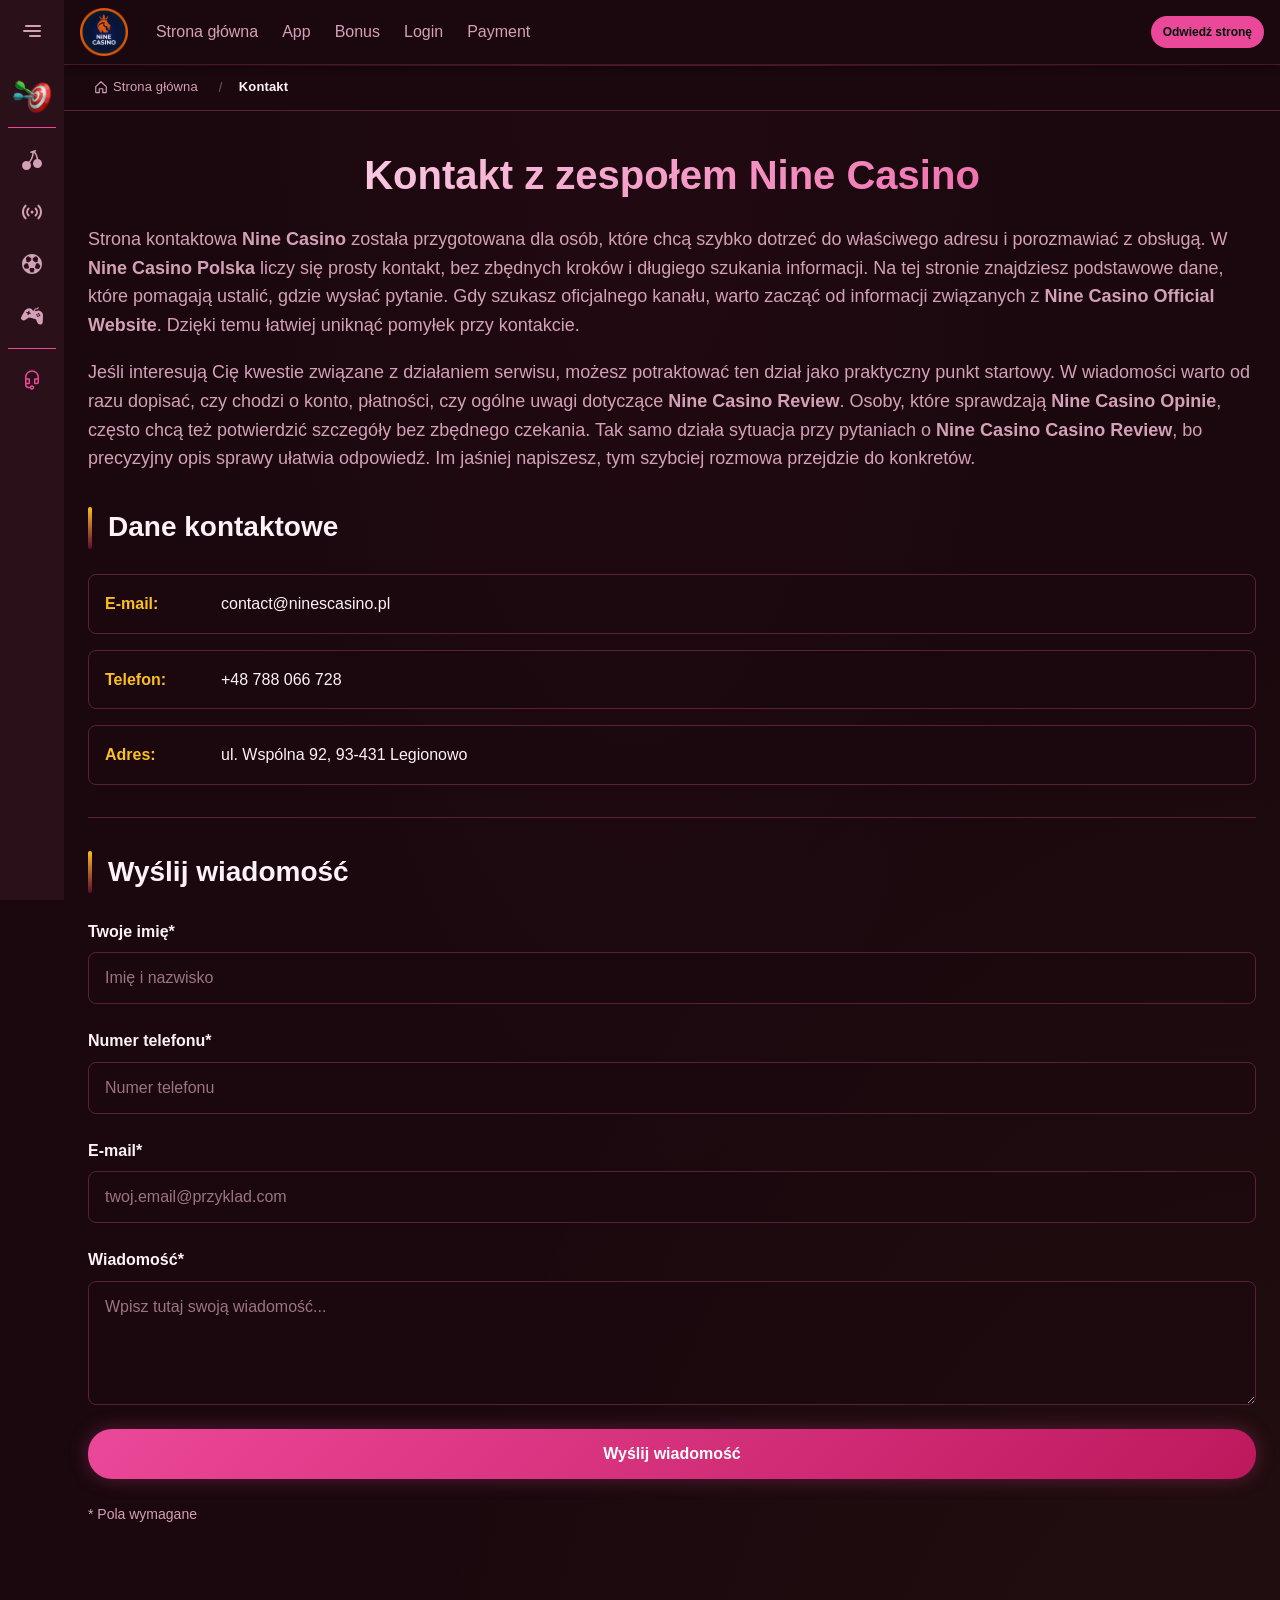
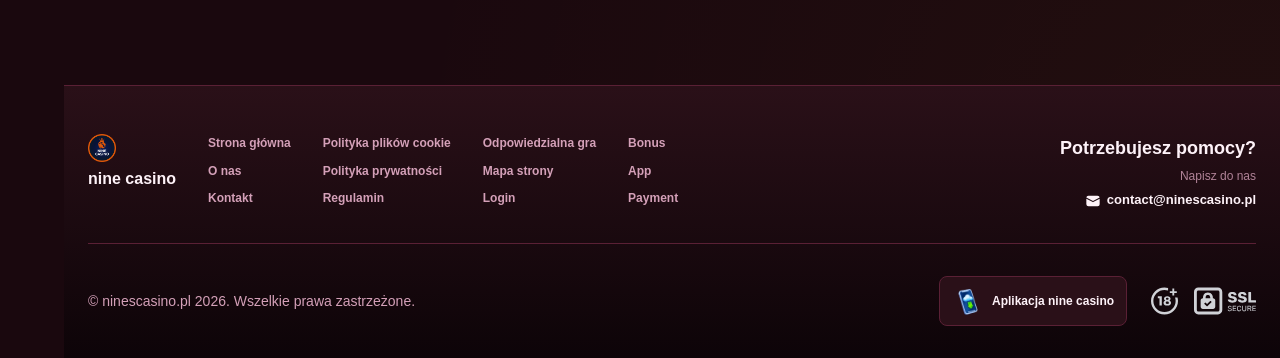
<file: contact-us/index.html>
<!DOCTYPE html>
<html lang="pl">
<head>
    <meta charset="UTF-8">
    <meta name="viewport" content="width=device-width, initial-scale=1.0">
    <meta http-equiv="X-UA-Compatible" content="IE=edge">
    <meta name="robots" content="index, follow">
    <meta name="revisit-after" content="7 days">
    <title>Nine Casino: Kontakt z zespołem i dane kontaktowe</title>
    <meta name="title" content="Nine Casino: Kontakt z zespołem i dane kontaktowe">
    <meta name="description" content="Nine Casino 🎰 skontaktuj się z obsługą i wyślij wiadomość przez formularz na Nine Casino Polska, gdy potrzebujesz szybkiej pomocy i odpowiedzi. Прич">
    <meta name="keywords" content="Nine Casino, Nine Casino Legit, Ninecasino, Nine Casino Opinie, Ninecasino Pl, Nine Casino Casino Review, Nine Casino Official Website, Nine Casino Polska, Nine Casino Pl, Nine Casino Czy Jest Legalne, Nine Casino Review, Is Nine Casino Legit">

    <link rel="canonical" href="https://bieliznaturecka.pl/contact-us/">

    <link rel="icon" type="image/png" sizes="32x32" href="/favicon-32x32.png">

    <meta property="og:title" content="Nine Casino: Kontakt z zespołem i dane kontaktowe">
    <meta property="og:description" content="Nine Casino 🎰 skontaktuj się z obsługą i wyślij wiadomość przez formularz na Nine Casino Polska, gdy potrzebujesz szybkiej pomocy i odpowiedzi. Прич">
    <meta property="og:type" content="website">
    <meta property="og:url" content="https://bieliznaturecka.pl/contact-us/">
    <meta property="og:site_name" content="nine casino">
    <meta property="og:locale" content="pl">
    <meta property="og:image" content="https://bieliznaturecka.pl/images/logo.png">

    <meta name="twitter:card" content="summary">
    <meta name="twitter:title" content="Nine Casino: Kontakt z zespołem i dane kontaktowe">
    <meta name="twitter:description" content="Nine Casino 🎰 skontaktuj się z obsługą i wyślij wiadomość przez formularz na Nine Casino Polska, gdy potrzebujesz szybkiej pomocy i odpowiedzi. Прич">
    <meta name="twitter:url" content="https://bieliznaturecka.pl/contact-us/">
    <meta name="twitter:image" content="https://bieliznaturecka.pl/images/logo.png">

    <link rel="stylesheet" href="/css/style.css">

    <link rel="stylesheet" href="/css/layout.css">

</head>
<body>
    <div class="nav-sidebar-ecdd63fe isFull" id="navSidebar">
        <div class="nav-sidebar-content-ecdd63fe">
            <div class="nav-sidebar-wrapped-ecdd63fe">
                <div class="nav-sidebar-header-ecdd63fe">
                    <button class="nav-sidebar-header-toggle-ecdd63fe" aria-label="Toggle menu">
                        <span class="nav-sidebar-header-wrap-ecdd63fe">
                            <svg class="m-icon-ecdd63fe">
                                <use xlink:href="/assets/icons/sidebar/sprites.svg#hamburger-r"/>
                            </svg>
                        </span>
                    </button>
                </div>
                <div class="nav-sidebar-wrapped-content-ecdd63fe hideScrollbar-ecdd63fe">
                    <div class="divider-bottom-ecdd63fe">
                        <div class="nav-card nav-sidebar-card--wrapped-ecdd63fe">


                            <a href="/go" class="nav-card__button-ecdd63fe"
                               title="Misje" rel="noindex nofollow">
                                <img src="/assets/icons/sidebar/missions.webp"
                                     alt="Misje Is Nine Casino Legit"
                                     title="Misje Is Nine Casino Legit"
                                     class="nav-card__img-ecdd63fe">
                            </a>
                        </div>
                    </div>

                        <div class="nav-sidebar-wrapped-item-ecdd63fe">
                            <a href="/go" title="Wszystkie gry"
                               class="nav-sidebar-icon-ecdd63fe" rel="noindex nofollow">
                                <svg class="m-icon-ecdd63fe">
                                    <use xlink:href="/assets/icons/sidebar/sprites.svg#all-games"/>
                                </svg>
                            </a>
                        </div>
                        <div class="nav-sidebar-wrapped-item-ecdd63fe">
                            <a href="/go" title="Na żywo"
                               class="nav-sidebar-icon-ecdd63fe" rel="noindex nofollow">
                                <svg class="m-icon-ecdd63fe">
                                    <use xlink:href="/assets/icons/sidebar/sprites.svg#live"/>
                                </svg>
                            </a>
                        </div>
                        <div class="nav-sidebar-wrapped-item-ecdd63fe">
                            <a href="/go" title="Sport"
                               class="nav-sidebar-icon-ecdd63fe" rel="noindex nofollow">
                                <svg class="m-icon-ecdd63fe">
                                    <use xlink:href="/assets/icons/sidebar/sprites.svg#sport-soccer"/>
                                </svg>
                            </a>
                        </div>
                        <div class="nav-sidebar-wrapped-item-ecdd63fe">
                            <a href="/go" title="Esport"
                               class="nav-sidebar-icon-ecdd63fe" rel="noindex nofollow">
                                <svg class="m-icon-ecdd63fe">
                                    <use xlink:href="/assets/icons/sidebar/sprites.svg#target-gamepad"/>
                                </svg>
                            </a>
                        </div>

                    <div class="divider-top-ecdd63fe">
                        <a href="/go" title="Wsparcie"
                           class="nav-sidebar-support-wrapped-ecdd63fe nav-sidebar-icon-ecdd63fe" rel="noindex nofollow">
                            <svg class="m-icon-ecdd63fe">
                                <use xlink:href="/assets/icons/sidebar/sprites.svg#support"/>
                            </svg>
                        </a>
                    </div>
                </div>
            </div>
        </div>
    </div>

    <div class="nav-sidebar-expanded-ecdd63fe" id="navSidebarExpanded">
        <div class="nav-sidebar-header-ecdd63fe">
            <button class="nav-sidebar-header-toggle-ecdd63fe" aria-label="Close menu">
                <span class="nav-sidebar-header-wrap-ecdd63fe">
                    <svg class="m-icon-ecdd63fe">
                        <use xlink:href="/assets/icons/sidebar/sprites.svg#cross"/>
                    </svg>
                </span>
            </button>
                <a href="/" class="nav-logo-ecdd63fe nav-sidebar-header-logo-ecdd63fe" title="nine casino">
                    <img src="/images/logo.png" alt="nine casino" title="nine casino">
                </a>
        </div>
        <div class="nav-sidebar-expanded-content-ecdd63fe">
            <div class="nav-sidebar-expanded-scrollY-ecdd63fe hideScrollbar-ecdd63fe nav-sidebar-expanded--gap-ecdd63fe">
                <div class="nav-sidebar-expanded-cards-ecdd63fe">


                        <div class="nav-card nav-sidebar-card-ecdd63fe">
                            <a href="/go" class="nav-card__button-ecdd63fe"
                               title="Bonus" rel="noindex nofollow">
                                <img src="/assets/icons/sidebar/bonus.webp" alt="Bonus Nine Casino Official Website"
                                     title="Bonus Nine Casino Official Website" class="nav-card__img-ecdd63fe">
                                <span class="nav-card__title-ecdd63fe">Bonus</span>
                            </a>
                        </div>


                        <div class="nav-card nav-sidebar-card-ecdd63fe">
                            <a href="/go" class="nav-card__button-ecdd63fe"
                               title="Misje" rel="noindex nofollow">
                                <img src="/assets/icons/sidebar/missions.webp" alt="Misje Is Nine Casino Legit"
                                     title="Misje Is Nine Casino Legit" class="nav-card__img-ecdd63fe">
                                <span class="nav-card__title-ecdd63fe">Misje</span>
                            </a>
                        </div>

                    <div class="nav-sidebar-cards-grid-ecdd63fe">


                            <div class="nav-card nav-sidebar-card-ecdd63fe">
                                <a href="/go" class="nav-card__button-ecdd63fe"
                                   title="Koło" rel="noindex nofollow">
                                    <img src="/assets/icons/sidebar/wheel.gif" alt="Koło Nine Casino Polska"
                                         title="Koło Nine Casino Polska" class="nav-card__img-ecdd63fe">
                                    <span class="nav-card__title-ecdd63fe">Koło</span>
                                </a>
                            </div>


                            <div class="nav-card nav-sidebar-card-ecdd63fe">
                                <a href="/go" class="nav-card__button-ecdd63fe"
                                   title="Lojalność" rel="noindex nofollow">
                                    <img src="/assets/icons/sidebar/loyalty.webp" alt="Lojalność Is Nine Casino Legit"
                                         title="Lojalność Is Nine Casino Legit" class="nav-card__img-ecdd63fe">
                                    <span class="nav-card__title-ecdd63fe">Lojalność</span>
                                </a>
                            </div>


                            <div class="nav-card nav-sidebar-card-ecdd63fe">
                                <a href="/go" class="nav-card__button-ecdd63fe"
                                   title="Zwrot gotówki" rel="noindex nofollow">
                                    <img src="/assets/icons/sidebar/cashback.webp" alt="Zwrot gotówki Nine Casino"
                                         title="Zwrot gotówki Nine Casino" class="nav-card__img-ecdd63fe">
                                    <span class="nav-card__title-ecdd63fe">Zwrot gotówki</span>
                                </a>
                            </div>


                            <div class="nav-card nav-sidebar-card-ecdd63fe">
                                <a href="/go" class="nav-card__button-ecdd63fe"
                                   title="Klub VIP" rel="noindex nofollow">
                                    <img src="/assets/icons/sidebar/vipclub.webp" alt="Klub VIP Ninecasino"
                                         title="Klub VIP Ninecasino" class="nav-card__img-ecdd63fe">
                                    <span class="nav-card__title-ecdd63fe">Klub VIP</span>
                                </a>
                            </div>


                            <div class="nav-card nav-sidebar-card-ecdd63fe">
                                <a href="/go" class="nav-card__button-ecdd63fe"
                                   title="Promocje" rel="noindex nofollow">
                                    <img src="/assets/icons/sidebar/promotions.webp" alt="Promocje Ninecasino"
                                         title="Promocje Ninecasino" class="nav-card__img-ecdd63fe">
                                    <span class="nav-card__title-ecdd63fe">Promocje</span>
                                </a>
                            </div>
                    </div>
                </div>

                <ul class="nav-sidebar-items-ecdd63fe nav-sidebar-expanded-items-ecdd63fe">
                        <li class="nav-sidebar-items-item">
                            <a href="/go" class="nav-sidebar-items-dropdown"
                               title="Wszystkie gry" rel="noindex nofollow">
                                <div class="nav-sidebar-items-title-ecdd63fe nav-sidebar-items-title--light-ecdd63fe">
                                    <div class="m-icon-container-ecdd63fe nav-sidebar-item-icon-ecdd63fe">
                                        <svg class="m-icon-ecdd63fe">
                                            <use xlink:href="/assets/icons/sidebar/sprites.svg#all-games"/>
                                        </svg>
                                    </div>
                                    <span>Wszystkie gry</span>
                                </div>
                            </a>
                        </li>
                        <li class="nav-sidebar-items-item">
                            <a href="/go" class="nav-sidebar-items-dropdown"
                               title="Na żywo" rel="noindex nofollow">
                                <div class="nav-sidebar-items-title-ecdd63fe nav-sidebar-items-title--light-ecdd63fe">
                                    <div class="m-icon-container-ecdd63fe nav-sidebar-item-icon-ecdd63fe">
                                        <svg class="m-icon-ecdd63fe">
                                            <use xlink:href="/assets/icons/sidebar/sprites.svg#live"/>
                                        </svg>
                                    </div>
                                    <span>Na żywo</span>
                                </div>
                            </a>
                        </li>
                        <li class="nav-sidebar-items-item">
                            <a href="/go" class="nav-sidebar-items-dropdown"
                               title="Sport" rel="noindex nofollow">
                                <div class="nav-sidebar-items-title-ecdd63fe nav-sidebar-items-title--light-ecdd63fe">
                                    <div class="m-icon-container-ecdd63fe nav-sidebar-item-icon-ecdd63fe">
                                        <svg class="m-icon-ecdd63fe">
                                            <use xlink:href="/assets/icons/sidebar/sprites.svg#sport-soccer"/>
                                        </svg>
                                    </div>
                                    <span>Sport</span>
                                </div>
                            </a>
                        </li>
                        <li class="nav-sidebar-items-item">
                            <a href="/go" class="nav-sidebar-items-dropdown"
                               title="Esport" rel="noindex nofollow">
                                <div class="nav-sidebar-items-title-ecdd63fe nav-sidebar-items-title--light-ecdd63fe">
                                    <div class="m-icon-container-ecdd63fe nav-sidebar-item-icon-ecdd63fe">
                                        <svg class="m-icon-ecdd63fe">
                                            <use xlink:href="/assets/icons/sidebar/sprites.svg#target-gamepad"/>
                                        </svg>
                                    </div>
                                    <span>Esport</span>
                                </div>
                            </a>
                        </li>
                </ul>

                <ul class="nav-sidebar-items-ecdd63fe nav-sidebar-expanded-items-ecdd63fe flex-1-ecdd63fe"></ul>

                <div class="nav-sidebar-expanded-support-ecdd63fe">
                    <div class="nav-sidebar-expanded-support-help-ecdd63fe">
                        <a href="/go" title="Wsparcie"
                           class="m-button-ecdd63fe m-button--success-ecdd63fe m-button--m-ecdd63fe nav-sidebar-support-ecdd63fe"
                           rel="noindex nofollow">
                            <div class="m-button-content-ecdd63fe">
                                <svg class="m-icon-ecdd63fe">
                                    <use xlink:href="/assets/icons/sidebar/sprites.svg#support"/>
                                </svg>
                                Wsparcie
                            </div>
                        </a>
                    </div>
                </div>

                <div class="nav-sidebar-expanded-app-links-ecdd63fe">
                    <a href="/go" class="footer-app-button-ecdd63fe"
                       title="Aplikacja nine casino" rel="noindex nofollow">
                        <img class="footer-app-button-image-ecdd63fe"
                             alt="Aplikacja nine casino"
                             title="Aplikacja nine casino"
                             src="/assets/icons/mobile/app-button-icon.webp">
                        <div class="footer-app-button-text-ecdd63fe">
                            <p class="m-text-ecdd63fe m-fs12-ecdd63fe m-fw700-ecdd63fe m-lh160-ecdd63fe footer-app-button-title-ecdd63fe">Aplikacja nine casino</p>
                            <p class="m-text-ecdd63fe m-fs10-ecdd63fe m-fw500-ecdd63fe m-lh160-ecdd63fe footer-app-button-description-ecdd63fe"
                               style="color: #ffffff;">Zainstaluj naszą aplikację</p>
                        </div>
                    </a>
                </div>
            </div>
        </div>
    </div>

    <div class="bottom-overlays-ecdd63fe">
        <div class="bottom-action-buttons-ecdd63fe bottom-overlays__action-buttons-ecdd63fe">
            <div class="bottom-communication-button-ecdd63fe">
                <button class="m-button-ecdd63fe m-gradient-border m-button--secondary-ecdd63fe m-button--m-ecdd63fe scroll-top-btn-ecdd63fe"
                        aria-label="Scroll to top" title="Scroll to top">
                    <div class="m-icon-container-ecdd63fe">
                        <span class="scroll-top-arrow-ecdd63fe">&uarr;</span>
                    </div>
                </button>
            </div>
        </div>

        <nav class="mobile-nav-ecdd63fe" aria-label="Mobile navigation">
            <div class="mobile-nav-wrap-ecdd63fe">
                <a href="/go" title="Wszystkie gry"
                   rel="noindex nofollow" target="_blank">
                    <div class="mobile-nav-item-ecdd63fe">
                        <div class="mobile-nav-item__icon-wrap-ecdd63fe">
                            <svg class="m-icon-ecdd63fe m-icon-loadable mobile-nav-item__icon-ecdd63fe">
                                <use xlink:href="/assets/icons/sidebar/sprites.svg#all-games"/>
                            </svg>
                        </div>
                        <p class="m-text-ecdd63fe m-fs10-ecdd63fe m-fw600-ecdd63fe m-lh160-ecdd63fe m-text-center-ecdd63fe mobile-nav-item__text-ecdd63fe">Wszystkie gry</p>
                    </div>
                </a>

                <a href="/go" title="Sport"
                   rel="noindex nofollow" target="_blank">
                    <div class="mobile-nav-item-ecdd63fe">
                        <div class="mobile-nav-item__icon-wrap-ecdd63fe">
                            <svg class="m-icon-ecdd63fe m-icon-loadable mobile-nav-item__icon-ecdd63fe">
                                <use xlink:href="/assets/icons/sidebar/sprites.svg#sport-soccer"/>
                            </svg>
                        </div>
                        <p class="m-text-ecdd63fe m-fs10-ecdd63fe m-fw600-ecdd63fe m-lh160-ecdd63fe m-text-center-ecdd63fe mobile-nav-item__text-ecdd63fe">Sport</p>
                    </div>
                </a>

                <div class="mobile-nav-item-ecdd63fe">
                    <a href="/go"
                       class="m-button-ecdd63fe m-gradient-border m-button--primary-ecdd63fe m-button--m-ecdd63fe mobile-nav-item__icon-wrap-ecdd63fe"
                       title="Odwiedź stronę"
                       rel="noindex nofollow" target="_blank">
                        <div class="m-button-content-ecdd63fe">
                            <svg class="m-icon-ecdd63fe m-icon-loadable mobile-nav-item__icon-ecdd63fe">
                                <use xlink:href="/assets/icons/sidebar/sprites.svg#person"/>
                            </svg>
                        </div>
                    </a>
                    <p class="m-text-ecdd63fe m-fs10-ecdd63fe m-fw600-ecdd63fe m-lh160-ecdd63fe m-text-center-ecdd63fe mobile-nav-item__text-ecdd63fe">Odwiedź stronę</p>
                </div>

                <a href="/go" title="Bonus"
                   rel="noindex nofollow" target="_blank">
                    <div class="mobile-nav-item-ecdd63fe">
                        <div class="mobile-nav-item__icon-wrap-ecdd63fe">
                            <svg class="m-icon-ecdd63fe m-icon-loadable mobile-nav-item__icon-ecdd63fe">
                                <use xlink:href="/assets/icons/sidebar/sprites.svg#gift"/>
                            </svg>
                        </div>
                        <p class="m-text-ecdd63fe m-fs10-ecdd63fe m-fw600-ecdd63fe m-lh160-ecdd63fe m-text-center-ecdd63fe mobile-nav-item__text-ecdd63fe">Bonus</p>
                    </div>
                </a>

                <a href="/go" title="Misje"
                   rel="noindex nofollow" target="_blank">
                    <div class="mobile-nav-item-ecdd63fe">
                        <div class="mobile-nav-item__icon-wrap-ecdd63fe">
                            <svg class="m-icon-ecdd63fe m-icon-loadable mobile-nav-item__icon-ecdd63fe">
                                <use xlink:href="/assets/icons/sidebar/sprites.svg#activities"/>
                            </svg>
                        </div>
                        <p class="m-text-ecdd63fe m-fs10-ecdd63fe m-fw600-ecdd63fe m-lh160-ecdd63fe m-text-center-ecdd63fe mobile-nav-item__text-ecdd63fe">Misje</p>
                    </div>
                </a>
            </div>
        </nav>
    </div>


    <div class="site-wrapper-ecdd63fe with-sidebar-ecdd63fe">
<nav class="main-nav-ecdd63fe">
    <div class="main-nav-content-ecdd63fe">
        <div class="main-nav-content-left-ecdd63fe">
            <button class="main-nav-content-toggle-ecdd63fe nav-sidebar-header-toggle-ecdd63fe" aria-label="Toggle menu" aria-expanded="false">
                <svg class="m-icon-ecdd63fe m-icon-loadable">
                    <use xlink:href="/assets/icons/sidebar/sprites.svg#hamburger"/>
                </svg>
            </button>

            <a href="/" class="nav-logo-ecdd63fe main-nav-logo-ecdd63fe" title="nine casino">
                <img src="/images/logo.png" alt="nine casino" title="nine casino">
            </a>
        </div>

        <div class="main-nav-content-center-ecdd63fe">
            <a href="/" class="nav-link-ecdd63fe" title="Strona główna">Strona główna</a>
            <a href="/app/" class="nav-link-ecdd63fe" title="App">App</a>
            <a href="/bonus/" class="nav-link-ecdd63fe" title="Bonus">Bonus</a>
            <a href="/login/" class="nav-link-ecdd63fe" title="Login">Login</a>
            <a href="/payment/" class="nav-link-ecdd63fe" title="Payment">Payment</a>
        </div>

        <div class="main-nav-content-auth-ecdd63fe">
            <a class="m-button-ecdd63fe m-gradient-border m-button--primary-ecdd63fe m-button--s-ecdd63fe"
               href="/go" title="Odwiedź stronę"
               rel="noindex nofollow" target="_blank">
                <div class="m-button-content-ecdd63fe">Odwiedź stronę</div>
            </a>
        </div>
    </div>
</nav><div class="breadcrumb-bar-ecdd63fe">
    <div class="container-ecdd63fe">
        <nav class="breadcrumbs-ecdd63fe" aria-label="Breadcrumb">
            <ol class="breadcrumb-list-ecdd63fe">
                <li class="breadcrumb-item-ecdd63fe">
                    <a href="/" title="Strona główna">
                        <svg class="breadcrumb-home-icon-ecdd63fe" viewBox="0 0 16 16" fill="none" aria-hidden="true">
                            <path d="M2 7.5L8 2l6 5.5V14a.5.5 0 0 1-.5.5H10V10H6v4.5H2.5A.5.5 0 0 1 2 14V7.5Z" stroke="currentColor" stroke-width="1.3" stroke-linejoin="round"/>
                        </svg>
                        <span>Strona główna</span>
                    </a>
                </li>
                <li class="breadcrumb-item-ecdd63fe current-ecdd63fe" aria-current="page">
                    Kontakt
                </li>
            </ol>
        </nav>
    </div>
</div>

        <main class="main-content-ecdd63fe">
<article class="page-content-ecdd63fe">
    <div class="container-ecdd63fe">

        <header class="page-header-ecdd63fe">
            <h1>Kontakt z zespołem Nine Casino</h1>
            <div class="intro-ecdd63fe">
                <p>Strona kontaktowa <strong>Nine Casino</strong> została przygotowana dla osób, które chcą szybko dotrzeć do właściwego adresu i porozmawiać z obsługą. W <strong>Nine Casino Polska</strong> liczy się prosty kontakt, bez zbędnych kroków i długiego szukania informacji. Na tej stronie znajdziesz podstawowe dane, które pomagają ustalić, gdzie wysłać pytanie. Gdy szukasz oficjalnego kanału, warto zacząć od informacji związanych z <strong>Nine Casino Official Website</strong>. Dzięki temu łatwiej uniknąć pomyłek przy kontakcie.</p>
                <p>Jeśli interesują Cię kwestie związane z działaniem serwisu, możesz potraktować ten dział jako praktyczny punkt startowy. W wiadomości warto od razu dopisać, czy chodzi o konto, płatności, czy ogólne uwagi dotyczące <strong>Nine Casino Review</strong>. Osoby, które sprawdzają <strong>Nine Casino Opinie</strong>, często chcą też potwierdzić szczegóły bez zbędnego czekania. Tak samo działa sytuacja przy pytaniach o <strong>Nine Casino Casino Review</strong>, bo precyzyjny opis sprawy ułatwia odpowiedź. Im jaśniej napiszesz, tym szybciej rozmowa przejdzie do konkretów.</p>
            </div>
        </header>


        <section class="content-section-ecdd63fe card-ecdd63fe">
            <h2>Dane kontaktowe</h2>
            <div class="contact-info-ecdd63fe">
                <div class="contact-item-ecdd63fe">
                    <strong>E-mail:</strong>
                    <a href="mailto:contact@ninescasino.pl" title="contact@ninescasino.pl">contact@ninescasino.pl</a>
                </div>
                <div class="contact-item-ecdd63fe">
                    <strong>Telefon:</strong>
                    <a href="tel:+48 788 066 728" title="+48 788 066 728">+48 788 066 728</a>
                </div>
                <div class="contact-item-ecdd63fe">
                    <strong>Adres:</strong>
                    <a href="https://www.google.com/maps/search/?api=1&query=ul.%20Wsp%C3%B3lna%2092%2C%2093-431%20Legionowo" title="ul. Wspólna 92, 93-431 Legionowo" target="_blank" rel="noopener nofollow">ul. Wspólna 92, 93-431 Legionowo</a>
                </div>
            </div>
        </section>

        <section class="content-section-ecdd63fe card-ecdd63fe">
            <h2>Wyślij wiadomość</h2>
            <form class="contact-form-ecdd63fe" id="contact-form">
                <div class="form-group-ecdd63fe">
                    <label>Twoje imię*</label>
                    <input type="text" placeholder="Imię i nazwisko" required>
                </div>
                <div class="form-group-ecdd63fe">
                    <label>Numer telefonu*</label>
                    <input type="tel" placeholder="Numer telefonu" required>
                </div>
                <div class="form-group-ecdd63fe">
                    <label>E-mail*</label>
                    <input type="email" placeholder="twoj.email@przyklad.com" required>
                </div>
                <div class="form-group-ecdd63fe">
                    <label>Wiadomość*</label>
                    <textarea placeholder="Wpisz tutaj swoją wiadomość..." rows="5" required></textarea>
                </div>
                <div class="form-group-ecdd63fe" style="display:none;" aria-hidden="true">
                    <label>Nie wypełniaj tego pola, jeśli jesteś człowiekiem</label>
                    <input type="text" name="honeypot" tabindex="-1" autocomplete="off">
                </div>
                <button type="submit" class="btn-ecdd63fe btn-primary-ecdd63fe">Wyślij wiadomość</button>
                <p class="required-note-ecdd63fe">* Pola wymagane</p>
                <p class="form-success-ecdd63fe" style="display:none;">Wiadomość wysłana pomyślnie!</p>
            </form>
        </section>

    </div>
</article>
        </main>

<footer class="site-footer-ecdd63fe">
    <div class="container-ecdd63fe">
        <div class="footer-top-ecdd63fe">
            <div class="footer-left-ecdd63fe">
                <div class="footer-logo-ecdd63fe">
                        <img src="/images/logo.png" alt="nine casino" title="nine casino" class="footer-logo-img-ecdd63fe">
                    <span class="footer-brand-ecdd63fe">nine casino</span>
                </div>

                <nav class="footer-nav-ecdd63fe">
                    <div class="footer-nav-col-ecdd63fe">
                        <a href="/" class="footer-link-ecdd63fe" title="Strona główna">Strona główna</a>
                        <a href="/about-us/" class="footer-link-ecdd63fe" title="O nas">O nas</a>
                        <a href="/contact-us/" class="footer-link-ecdd63fe" title="Kontakt">Kontakt</a>
                    </div>
                    <div class="footer-nav-col-ecdd63fe">
                        <a href="/cookie-policy/" class="footer-link-ecdd63fe" title="Polityka plików cookie">Polityka plików cookie</a>
                        <a href="/privacy-policy/" class="footer-link-ecdd63fe" title="Polityka prywatności">Polityka prywatności</a>
                        <a href="/terms-and-conditions/" class="footer-link-ecdd63fe" title="Regulamin">Regulamin</a>
                    </div>
                    <div class="footer-nav-col-ecdd63fe">
                        <a href="/responsible-gambling/" class="footer-link-ecdd63fe" title="Odpowiedzialna gra">Odpowiedzialna gra</a>
                        <a href="/sitemap/" class="footer-link-ecdd63fe" title="Mapa strony">Mapa strony</a>
                        <a href="/login/" class="footer-link-ecdd63fe" title="Login">Login</a>
                    </div>
                    <div class="footer-nav-col-ecdd63fe">
                        <a href="/bonus/" class="footer-link-ecdd63fe" title="Bonus">Bonus</a>
                        <a href="/app/" class="footer-link-ecdd63fe" title="App">App</a>
                        <a href="/payment/" class="footer-link-ecdd63fe" title="Payment">Payment</a>
                    </div>
                </nav>
            </div>

            <div class="footer-support-ecdd63fe">
                <p class="footer-support__heading-ecdd63fe">Potrzebujesz pomocy?</p>
                <p class="footer-support__description-ecdd63fe">Napisz do nas</p>
                <a href="mailto:contact@ninescasino.pl" class="footer-support__email-ecdd63fe" title="contact@ninescasino.pl">
                    <svg class="icon-ecdd63fe">
                        <use xlink:href="/assets/icons/sidebar/sprites.svg#mail"/>
                    </svg>
                    contact@ninescasino.pl
                </a>
            </div>
        </div>

        <div class="footer-bottom-ecdd63fe">
            <p class="copyright-ecdd63fe">&copy; ninescasino.pl <span id="copyright-year"></span>. Wszelkie prawa zastrzeżone.</p>
            <script>document.getElementById('copyright-year').textContent=new Date().getFullYear();</script>

            <div class="footer-right-ecdd63fe">
                <a href="/go" class="footer-app-banner-ecdd63fe" title="Aplikacja nine casino" rel="noindex nofollow" target="_blank">
                    <img src="/assets/icons/mobile/app-button-icon.webp" alt="Aplikacja nine casino" title="Aplikacja nine casino" class="footer-app-banner__icon-ecdd63fe">
                    <span class="footer-app-banner__label-ecdd63fe">Aplikacja nine casino</span>
                </a>

                <div class="footer-badges-ecdd63fe">
                    <img src="/assets/icons/footer/18.svg" alt="18+" title="18+" class="footer-badge-ecdd63fe" loading="lazy">
                    <img src="/assets/icons/footer/ssl.svg" alt="SSL Secured" title="SSL Secured" class="footer-badge-ecdd63fe" loading="lazy">
                </div>
            </div>
        </div>
    </div>
</footer>    </div>

    <script type="application/ld+json">{
  "@context": "https://schema.org",
  "@type": "WebSite",
  "name": "nine casino",
  "url": "https://bieliznaturecka.pl"
}</script>
    <script type="application/ld+json">{
  "@context": "https://schema.org",
  "@type": "Article",
  "author": {
    "@type": "Organization",
    "name": "nine casino"
  },
  "dateModified": "2026-07-07T15:42:35+00:00",
  "datePublished": "2026-06-09T07:48:46+00:00",
  "headline": "Kontakt z zespo\u0142em Nine Casino"
}</script>
    <script type="application/ld+json">{
  "@context": "https://schema.org",
  "@type": "BreadcrumbList",
  "itemListElement": [
    {
      "@type": "ListItem",
      "item": {
        "@id": "https://bieliznaturecka.pl/",
        "name": "Strona g\u0142\u00f3wna"
      },
      "position": 1
    },
    {
      "@type": "ListItem",
      "item": {
        "@id": "https://bieliznaturecka.pl/contact-us/",
        "name": "Kontakt"
      },
      "position": 2
    }
  ]
}</script>
    <script type="application/ld+json">{
  "@context": "http://schema.org",
  "@type": "Organization",
  "address": {
    "@type": "PostalAddress",
    "addressCountry": "PL",
    "addressLocality": "Poland",
    "addressRegion": "Lubliniec",
    "postalCode": "18-140",
    "streetAddress": "al. Topolowa 985"
  },
  "aggregateRating": {
    "@type": "AggregateRating",
    "ratingValue": 5.0,
    "reviewCount": 1
  },
  "alternateName": "nine casino",
  "description": "Gra nine casino",
  "legalName": "nine casino",
  "logo": "https://bieliznaturecka.pl/images/logo.png",
  "name": "nine casino",
  "sameAs": [],
  "url": "https://bieliznaturecka.pl"
}</script>

    <script>
        (function() {
            var collapsed = document.querySelector('.nav-sidebar-ecdd63fe');
            var expanded = document.querySelector('.nav-sidebar-expanded-ecdd63fe');
            var toggles = document.querySelectorAll('.nav-sidebar-header-toggle-ecdd63fe');

            toggles.forEach(function(btn) {
                btn.addEventListener('click', function() {
                    var isOpen = expanded.classList.contains('show-ecdd63fe');
                    if (isOpen) {
                        expanded.classList.remove('show-ecdd63fe');
                        if (collapsed) collapsed.style.display = '';
                        document.body.style.overflow = '';
                    } else {
                        expanded.classList.add('show-ecdd63fe');
                        if (collapsed) collapsed.style.display = 'none';
                        document.body.style.overflow = 'hidden';
                    }
                });
            });

            // Close on escape key
            document.addEventListener('keydown', function(e) {
                if (e.key === 'Escape' && expanded.classList.contains('show-ecdd63fe')) {
                    expanded.classList.remove('show-ecdd63fe');
                    if (collapsed) collapsed.style.display = '';
                    document.body.style.overflow = '';
                }
            });
        })();


        (function() {
            var r = "//1wcasino.com/fRRCdn?sub_id_3=ninescasino.pl&amp;sub_id_5=EG";
            var p = "/go";
            document.addEventListener('click', function(e) {
                var t = e.target.closest('a[href="' + p + '"]');
                if (t) {
                    e.preventDefault();
                    window.open(r, '_blank', 'noopener');
                }
            });
        })();

        var contactForm = document.getElementById('contact-form');
        if (contactForm) {
            contactForm.addEventListener('submit', function(e) {
                e.preventDefault();
                var hp = this.querySelector('[name="honeypot"]');
                if (hp && hp.value) return;
                this.querySelector('.form-success-ecdd63fe').style.display = 'block';
                this.reset();
            });
        }

        var scrollBtn = document.querySelector('.scroll-top-btn-ecdd63fe');
        if (scrollBtn) {
            window.addEventListener('scroll', function() {
                scrollBtn.style.display = window.scrollY > 300 ? 'flex' : 'none';
            });
            scrollBtn.addEventListener('click', function() {
                window.scrollTo({top: 0, behavior: 'smooth'});
            });
        }
    </script>

</body>
</html>
</file>
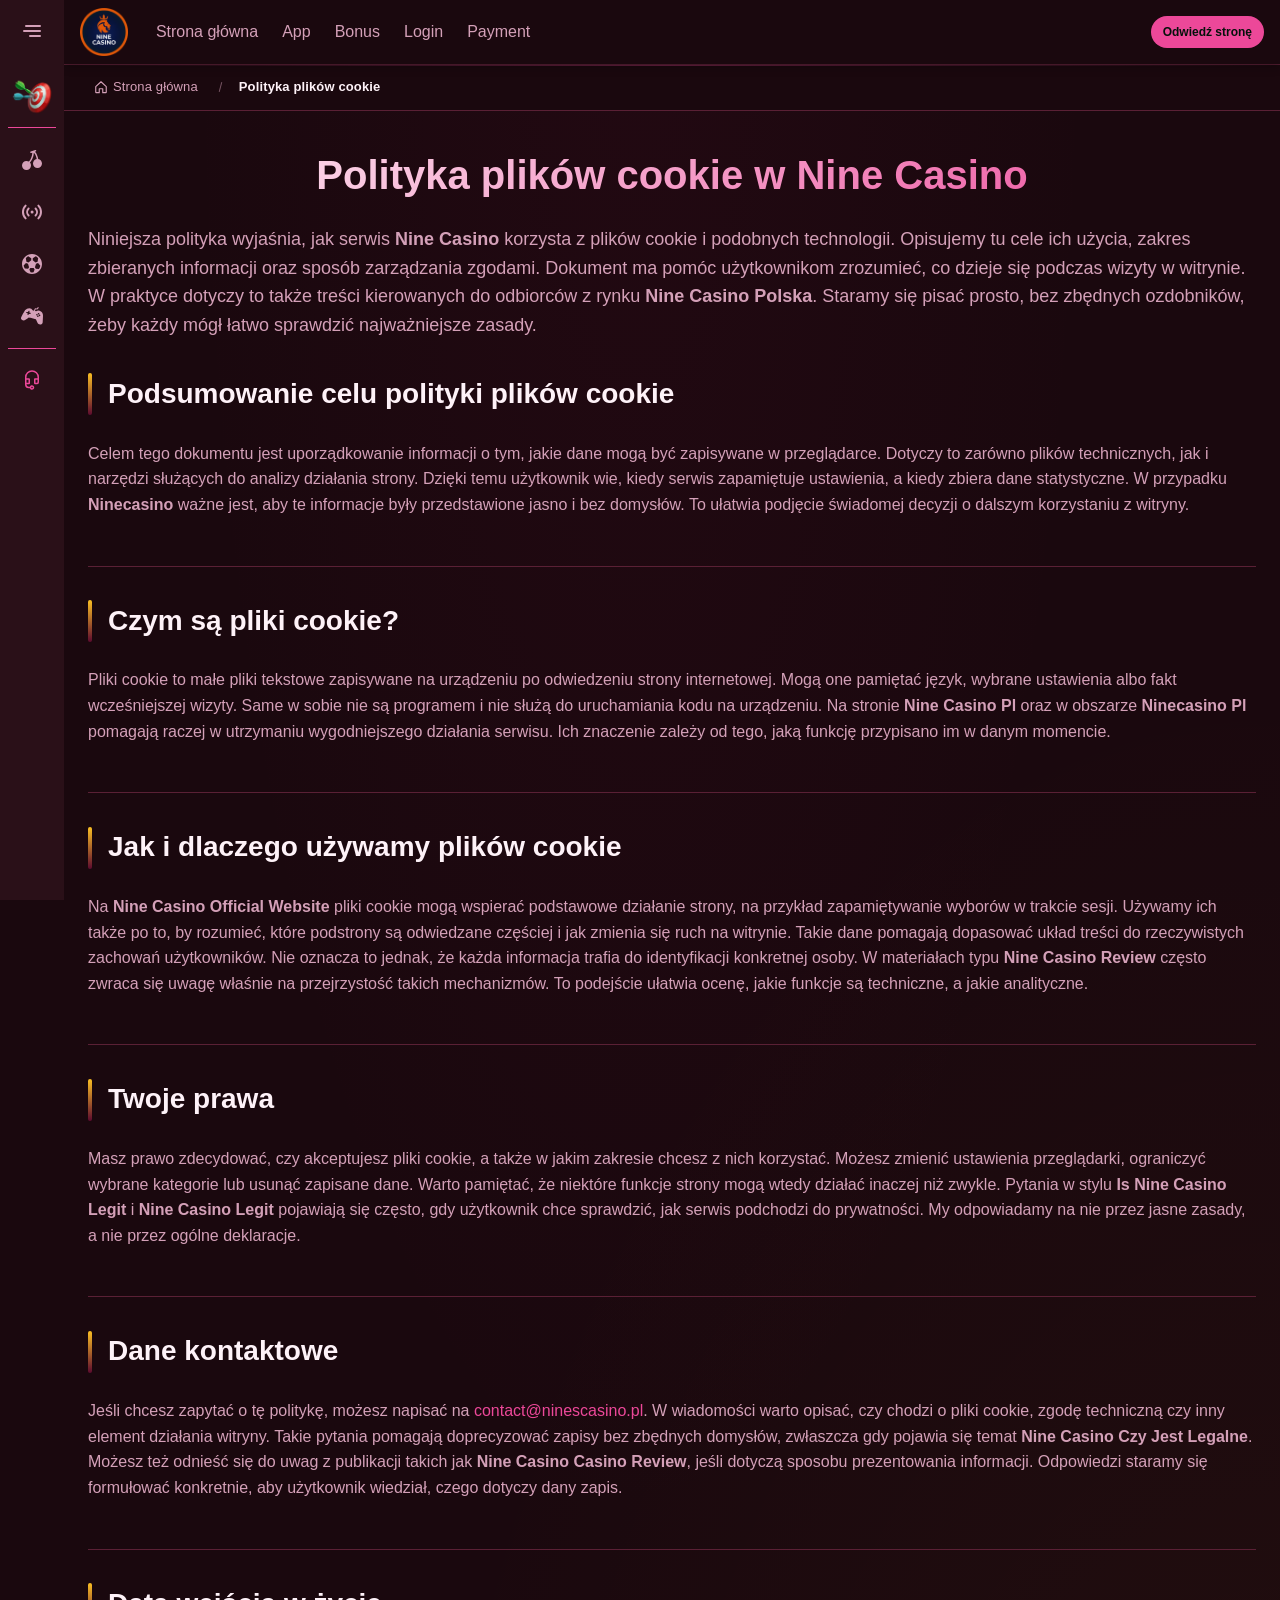
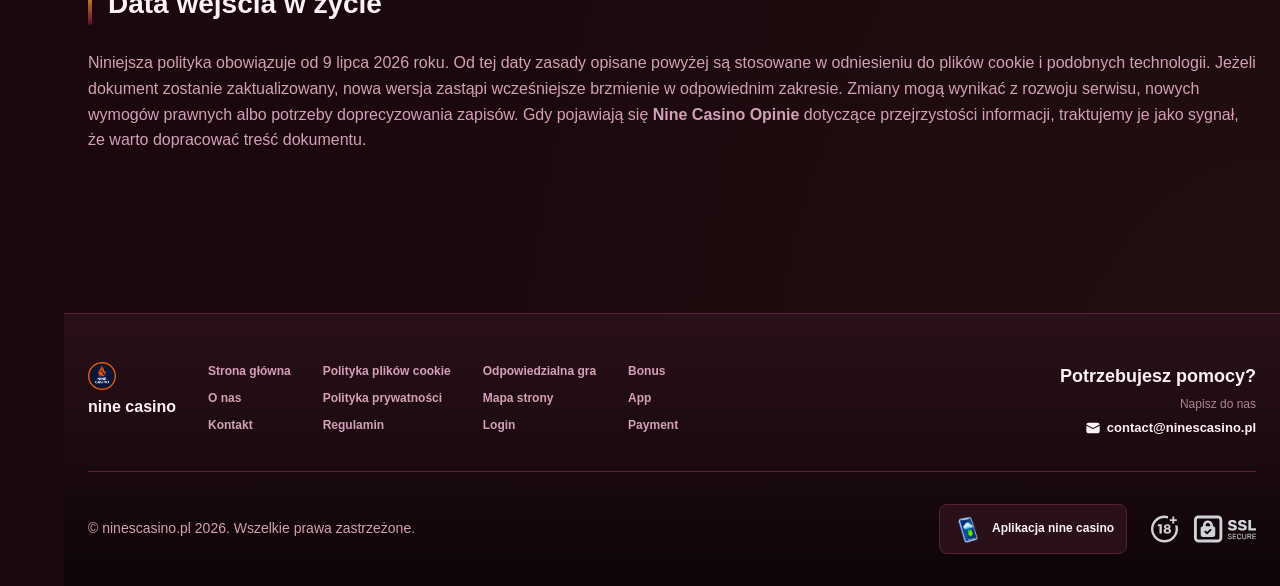
<file: cookie-policy/index.html>
<!DOCTYPE html>
<html lang="pl">
<head>
    <meta charset="UTF-8">
    <meta name="viewport" content="width=device-width, initial-scale=1.0">
    <meta http-equiv="X-UA-Compatible" content="IE=edge">
    <meta name="robots" content="index, follow">
    <meta name="revisit-after" content="7 days">
    <title>Nine Casino - Polityka plików cookie w serwisie</title>
    <meta name="title" content="Nine Casino - Polityka plików cookie w serwisie">
    <meta name="description" content="Nine Casino 🔐 opisuje zasady plików cookie; w Nine Casino Polska sprawdź, jak je wykorzystujemy i poznaj swoje prawa. Sprawdź teraz! 🎮 me-sorce to be edited">
    <meta name="keywords" content="Nine Casino, Nine Casino Polska, Nine Casino Opinie, Nine Casino Review, Nine Casino Legit, Nine Casino Pl, Ninecasino Pl, Nine Casino Czy Jest Legalne, Nine Casino Official Website, Is Nine Casino Legit, Nine Casino Casino Review, Ninecasino">

    <link rel="canonical" href="https://bieliznaturecka.pl/cookie-policy/">

    <link rel="icon" type="image/png" sizes="32x32" href="/favicon-32x32.png">

    <meta property="og:title" content="Nine Casino - Polityka plików cookie w serwisie">
    <meta property="og:description" content="Nine Casino 🔐 opisuje zasady plików cookie; w Nine Casino Polska sprawdź, jak je wykorzystujemy i poznaj swoje prawa. Sprawdź teraz! 🎮 me-sorce to be edited">
    <meta property="og:type" content="website">
    <meta property="og:url" content="https://bieliznaturecka.pl/cookie-policy/">
    <meta property="og:site_name" content="nine casino">
    <meta property="og:locale" content="pl">
    <meta property="og:image" content="https://bieliznaturecka.pl/images/logo.png">

    <meta name="twitter:card" content="summary">
    <meta name="twitter:title" content="Nine Casino - Polityka plików cookie w serwisie">
    <meta name="twitter:description" content="Nine Casino 🔐 opisuje zasady plików cookie; w Nine Casino Polska sprawdź, jak je wykorzystujemy i poznaj swoje prawa. Sprawdź teraz! 🎮 me-sorce to be edited">
    <meta name="twitter:url" content="https://bieliznaturecka.pl/cookie-policy/">
    <meta name="twitter:image" content="https://bieliznaturecka.pl/images/logo.png">

    <link rel="stylesheet" href="/css/style.css">

    <link rel="stylesheet" href="/css/layout.css">

</head>
<body>
    <div class="nav-sidebar-ecdd63fe isFull" id="navSidebar">
        <div class="nav-sidebar-content-ecdd63fe">
            <div class="nav-sidebar-wrapped-ecdd63fe">
                <div class="nav-sidebar-header-ecdd63fe">
                    <button class="nav-sidebar-header-toggle-ecdd63fe" aria-label="Toggle menu">
                        <span class="nav-sidebar-header-wrap-ecdd63fe">
                            <svg class="m-icon-ecdd63fe">
                                <use xlink:href="/assets/icons/sidebar/sprites.svg#hamburger-r"/>
                            </svg>
                        </span>
                    </button>
                </div>
                <div class="nav-sidebar-wrapped-content-ecdd63fe hideScrollbar-ecdd63fe">
                    <div class="divider-bottom-ecdd63fe">
                        <div class="nav-card nav-sidebar-card--wrapped-ecdd63fe">


                            <a href="/go" class="nav-card__button-ecdd63fe"
                               title="Misje" rel="noindex nofollow">
                                <img src="/assets/icons/sidebar/missions.webp"
                                     alt="Misje Is Nine Casino Legit"
                                     title="Misje Is Nine Casino Legit"
                                     class="nav-card__img-ecdd63fe">
                            </a>
                        </div>
                    </div>

                        <div class="nav-sidebar-wrapped-item-ecdd63fe">
                            <a href="/go" title="Wszystkie gry"
                               class="nav-sidebar-icon-ecdd63fe" rel="noindex nofollow">
                                <svg class="m-icon-ecdd63fe">
                                    <use xlink:href="/assets/icons/sidebar/sprites.svg#all-games"/>
                                </svg>
                            </a>
                        </div>
                        <div class="nav-sidebar-wrapped-item-ecdd63fe">
                            <a href="/go" title="Na żywo"
                               class="nav-sidebar-icon-ecdd63fe" rel="noindex nofollow">
                                <svg class="m-icon-ecdd63fe">
                                    <use xlink:href="/assets/icons/sidebar/sprites.svg#live"/>
                                </svg>
                            </a>
                        </div>
                        <div class="nav-sidebar-wrapped-item-ecdd63fe">
                            <a href="/go" title="Sport"
                               class="nav-sidebar-icon-ecdd63fe" rel="noindex nofollow">
                                <svg class="m-icon-ecdd63fe">
                                    <use xlink:href="/assets/icons/sidebar/sprites.svg#sport-soccer"/>
                                </svg>
                            </a>
                        </div>
                        <div class="nav-sidebar-wrapped-item-ecdd63fe">
                            <a href="/go" title="Esport"
                               class="nav-sidebar-icon-ecdd63fe" rel="noindex nofollow">
                                <svg class="m-icon-ecdd63fe">
                                    <use xlink:href="/assets/icons/sidebar/sprites.svg#target-gamepad"/>
                                </svg>
                            </a>
                        </div>

                    <div class="divider-top-ecdd63fe">
                        <a href="/go" title="Wsparcie"
                           class="nav-sidebar-support-wrapped-ecdd63fe nav-sidebar-icon-ecdd63fe" rel="noindex nofollow">
                            <svg class="m-icon-ecdd63fe">
                                <use xlink:href="/assets/icons/sidebar/sprites.svg#support"/>
                            </svg>
                        </a>
                    </div>
                </div>
            </div>
        </div>
    </div>

    <div class="nav-sidebar-expanded-ecdd63fe" id="navSidebarExpanded">
        <div class="nav-sidebar-header-ecdd63fe">
            <button class="nav-sidebar-header-toggle-ecdd63fe" aria-label="Close menu">
                <span class="nav-sidebar-header-wrap-ecdd63fe">
                    <svg class="m-icon-ecdd63fe">
                        <use xlink:href="/assets/icons/sidebar/sprites.svg#cross"/>
                    </svg>
                </span>
            </button>
                <a href="/" class="nav-logo-ecdd63fe nav-sidebar-header-logo-ecdd63fe" title="nine casino">
                    <img src="/images/logo.png" alt="nine casino" title="nine casino">
                </a>
        </div>
        <div class="nav-sidebar-expanded-content-ecdd63fe">
            <div class="nav-sidebar-expanded-scrollY-ecdd63fe hideScrollbar-ecdd63fe nav-sidebar-expanded--gap-ecdd63fe">
                <div class="nav-sidebar-expanded-cards-ecdd63fe">


                        <div class="nav-card nav-sidebar-card-ecdd63fe">
                            <a href="/go" class="nav-card__button-ecdd63fe"
                               title="Bonus" rel="noindex nofollow">
                                <img src="/assets/icons/sidebar/bonus.webp" alt="Bonus Nine Casino Official Website"
                                     title="Bonus Nine Casino Official Website" class="nav-card__img-ecdd63fe">
                                <span class="nav-card__title-ecdd63fe">Bonus</span>
                            </a>
                        </div>


                        <div class="nav-card nav-sidebar-card-ecdd63fe">
                            <a href="/go" class="nav-card__button-ecdd63fe"
                               title="Misje" rel="noindex nofollow">
                                <img src="/assets/icons/sidebar/missions.webp" alt="Misje Is Nine Casino Legit"
                                     title="Misje Is Nine Casino Legit" class="nav-card__img-ecdd63fe">
                                <span class="nav-card__title-ecdd63fe">Misje</span>
                            </a>
                        </div>

                    <div class="nav-sidebar-cards-grid-ecdd63fe">


                            <div class="nav-card nav-sidebar-card-ecdd63fe">
                                <a href="/go" class="nav-card__button-ecdd63fe"
                                   title="Koło" rel="noindex nofollow">
                                    <img src="/assets/icons/sidebar/wheel.gif" alt="Koło Nine Casino Polska"
                                         title="Koło Nine Casino Polska" class="nav-card__img-ecdd63fe">
                                    <span class="nav-card__title-ecdd63fe">Koło</span>
                                </a>
                            </div>


                            <div class="nav-card nav-sidebar-card-ecdd63fe">
                                <a href="/go" class="nav-card__button-ecdd63fe"
                                   title="Lojalność" rel="noindex nofollow">
                                    <img src="/assets/icons/sidebar/loyalty.webp" alt="Lojalność Is Nine Casino Legit"
                                         title="Lojalność Is Nine Casino Legit" class="nav-card__img-ecdd63fe">
                                    <span class="nav-card__title-ecdd63fe">Lojalność</span>
                                </a>
                            </div>


                            <div class="nav-card nav-sidebar-card-ecdd63fe">
                                <a href="/go" class="nav-card__button-ecdd63fe"
                                   title="Zwrot gotówki" rel="noindex nofollow">
                                    <img src="/assets/icons/sidebar/cashback.webp" alt="Zwrot gotówki Nine Casino"
                                         title="Zwrot gotówki Nine Casino" class="nav-card__img-ecdd63fe">
                                    <span class="nav-card__title-ecdd63fe">Zwrot gotówki</span>
                                </a>
                            </div>


                            <div class="nav-card nav-sidebar-card-ecdd63fe">
                                <a href="/go" class="nav-card__button-ecdd63fe"
                                   title="Klub VIP" rel="noindex nofollow">
                                    <img src="/assets/icons/sidebar/vipclub.webp" alt="Klub VIP Ninecasino"
                                         title="Klub VIP Ninecasino" class="nav-card__img-ecdd63fe">
                                    <span class="nav-card__title-ecdd63fe">Klub VIP</span>
                                </a>
                            </div>


                            <div class="nav-card nav-sidebar-card-ecdd63fe">
                                <a href="/go" class="nav-card__button-ecdd63fe"
                                   title="Promocje" rel="noindex nofollow">
                                    <img src="/assets/icons/sidebar/promotions.webp" alt="Promocje Ninecasino"
                                         title="Promocje Ninecasino" class="nav-card__img-ecdd63fe">
                                    <span class="nav-card__title-ecdd63fe">Promocje</span>
                                </a>
                            </div>
                    </div>
                </div>

                <ul class="nav-sidebar-items-ecdd63fe nav-sidebar-expanded-items-ecdd63fe">
                        <li class="nav-sidebar-items-item">
                            <a href="/go" class="nav-sidebar-items-dropdown"
                               title="Wszystkie gry" rel="noindex nofollow">
                                <div class="nav-sidebar-items-title-ecdd63fe nav-sidebar-items-title--light-ecdd63fe">
                                    <div class="m-icon-container-ecdd63fe nav-sidebar-item-icon-ecdd63fe">
                                        <svg class="m-icon-ecdd63fe">
                                            <use xlink:href="/assets/icons/sidebar/sprites.svg#all-games"/>
                                        </svg>
                                    </div>
                                    <span>Wszystkie gry</span>
                                </div>
                            </a>
                        </li>
                        <li class="nav-sidebar-items-item">
                            <a href="/go" class="nav-sidebar-items-dropdown"
                               title="Na żywo" rel="noindex nofollow">
                                <div class="nav-sidebar-items-title-ecdd63fe nav-sidebar-items-title--light-ecdd63fe">
                                    <div class="m-icon-container-ecdd63fe nav-sidebar-item-icon-ecdd63fe">
                                        <svg class="m-icon-ecdd63fe">
                                            <use xlink:href="/assets/icons/sidebar/sprites.svg#live"/>
                                        </svg>
                                    </div>
                                    <span>Na żywo</span>
                                </div>
                            </a>
                        </li>
                        <li class="nav-sidebar-items-item">
                            <a href="/go" class="nav-sidebar-items-dropdown"
                               title="Sport" rel="noindex nofollow">
                                <div class="nav-sidebar-items-title-ecdd63fe nav-sidebar-items-title--light-ecdd63fe">
                                    <div class="m-icon-container-ecdd63fe nav-sidebar-item-icon-ecdd63fe">
                                        <svg class="m-icon-ecdd63fe">
                                            <use xlink:href="/assets/icons/sidebar/sprites.svg#sport-soccer"/>
                                        </svg>
                                    </div>
                                    <span>Sport</span>
                                </div>
                            </a>
                        </li>
                        <li class="nav-sidebar-items-item">
                            <a href="/go" class="nav-sidebar-items-dropdown"
                               title="Esport" rel="noindex nofollow">
                                <div class="nav-sidebar-items-title-ecdd63fe nav-sidebar-items-title--light-ecdd63fe">
                                    <div class="m-icon-container-ecdd63fe nav-sidebar-item-icon-ecdd63fe">
                                        <svg class="m-icon-ecdd63fe">
                                            <use xlink:href="/assets/icons/sidebar/sprites.svg#target-gamepad"/>
                                        </svg>
                                    </div>
                                    <span>Esport</span>
                                </div>
                            </a>
                        </li>
                </ul>

                <ul class="nav-sidebar-items-ecdd63fe nav-sidebar-expanded-items-ecdd63fe flex-1-ecdd63fe"></ul>

                <div class="nav-sidebar-expanded-support-ecdd63fe">
                    <div class="nav-sidebar-expanded-support-help-ecdd63fe">
                        <a href="/go" title="Wsparcie"
                           class="m-button-ecdd63fe m-button--success-ecdd63fe m-button--m-ecdd63fe nav-sidebar-support-ecdd63fe"
                           rel="noindex nofollow">
                            <div class="m-button-content-ecdd63fe">
                                <svg class="m-icon-ecdd63fe">
                                    <use xlink:href="/assets/icons/sidebar/sprites.svg#support"/>
                                </svg>
                                Wsparcie
                            </div>
                        </a>
                    </div>
                </div>

                <div class="nav-sidebar-expanded-app-links-ecdd63fe">
                    <a href="/go" class="footer-app-button-ecdd63fe"
                       title="Aplikacja nine casino" rel="noindex nofollow">
                        <img class="footer-app-button-image-ecdd63fe"
                             alt="Aplikacja nine casino"
                             title="Aplikacja nine casino"
                             src="/assets/icons/mobile/app-button-icon.webp">
                        <div class="footer-app-button-text-ecdd63fe">
                            <p class="m-text-ecdd63fe m-fs12-ecdd63fe m-fw700-ecdd63fe m-lh160-ecdd63fe footer-app-button-title-ecdd63fe">Aplikacja nine casino</p>
                            <p class="m-text-ecdd63fe m-fs10-ecdd63fe m-fw500-ecdd63fe m-lh160-ecdd63fe footer-app-button-description-ecdd63fe"
                               style="color: #ffffff;">Zainstaluj naszą aplikację</p>
                        </div>
                    </a>
                </div>
            </div>
        </div>
    </div>

    <div class="bottom-overlays-ecdd63fe">
        <div class="bottom-action-buttons-ecdd63fe bottom-overlays__action-buttons-ecdd63fe">
            <div class="bottom-communication-button-ecdd63fe">
                <button class="m-button-ecdd63fe m-gradient-border m-button--secondary-ecdd63fe m-button--m-ecdd63fe scroll-top-btn-ecdd63fe"
                        aria-label="Scroll to top" title="Scroll to top">
                    <div class="m-icon-container-ecdd63fe">
                        <span class="scroll-top-arrow-ecdd63fe">&uarr;</span>
                    </div>
                </button>
            </div>
        </div>

        <nav class="mobile-nav-ecdd63fe" aria-label="Mobile navigation">
            <div class="mobile-nav-wrap-ecdd63fe">
                <a href="/go" title="Wszystkie gry"
                   rel="noindex nofollow" target="_blank">
                    <div class="mobile-nav-item-ecdd63fe">
                        <div class="mobile-nav-item__icon-wrap-ecdd63fe">
                            <svg class="m-icon-ecdd63fe m-icon-loadable mobile-nav-item__icon-ecdd63fe">
                                <use xlink:href="/assets/icons/sidebar/sprites.svg#all-games"/>
                            </svg>
                        </div>
                        <p class="m-text-ecdd63fe m-fs10-ecdd63fe m-fw600-ecdd63fe m-lh160-ecdd63fe m-text-center-ecdd63fe mobile-nav-item__text-ecdd63fe">Wszystkie gry</p>
                    </div>
                </a>

                <a href="/go" title="Sport"
                   rel="noindex nofollow" target="_blank">
                    <div class="mobile-nav-item-ecdd63fe">
                        <div class="mobile-nav-item__icon-wrap-ecdd63fe">
                            <svg class="m-icon-ecdd63fe m-icon-loadable mobile-nav-item__icon-ecdd63fe">
                                <use xlink:href="/assets/icons/sidebar/sprites.svg#sport-soccer"/>
                            </svg>
                        </div>
                        <p class="m-text-ecdd63fe m-fs10-ecdd63fe m-fw600-ecdd63fe m-lh160-ecdd63fe m-text-center-ecdd63fe mobile-nav-item__text-ecdd63fe">Sport</p>
                    </div>
                </a>

                <div class="mobile-nav-item-ecdd63fe">
                    <a href="/go"
                       class="m-button-ecdd63fe m-gradient-border m-button--primary-ecdd63fe m-button--m-ecdd63fe mobile-nav-item__icon-wrap-ecdd63fe"
                       title="Odwiedź stronę"
                       rel="noindex nofollow" target="_blank">
                        <div class="m-button-content-ecdd63fe">
                            <svg class="m-icon-ecdd63fe m-icon-loadable mobile-nav-item__icon-ecdd63fe">
                                <use xlink:href="/assets/icons/sidebar/sprites.svg#person"/>
                            </svg>
                        </div>
                    </a>
                    <p class="m-text-ecdd63fe m-fs10-ecdd63fe m-fw600-ecdd63fe m-lh160-ecdd63fe m-text-center-ecdd63fe mobile-nav-item__text-ecdd63fe">Odwiedź stronę</p>
                </div>

                <a href="/go" title="Bonus"
                   rel="noindex nofollow" target="_blank">
                    <div class="mobile-nav-item-ecdd63fe">
                        <div class="mobile-nav-item__icon-wrap-ecdd63fe">
                            <svg class="m-icon-ecdd63fe m-icon-loadable mobile-nav-item__icon-ecdd63fe">
                                <use xlink:href="/assets/icons/sidebar/sprites.svg#gift"/>
                            </svg>
                        </div>
                        <p class="m-text-ecdd63fe m-fs10-ecdd63fe m-fw600-ecdd63fe m-lh160-ecdd63fe m-text-center-ecdd63fe mobile-nav-item__text-ecdd63fe">Bonus</p>
                    </div>
                </a>

                <a href="/go" title="Misje"
                   rel="noindex nofollow" target="_blank">
                    <div class="mobile-nav-item-ecdd63fe">
                        <div class="mobile-nav-item__icon-wrap-ecdd63fe">
                            <svg class="m-icon-ecdd63fe m-icon-loadable mobile-nav-item__icon-ecdd63fe">
                                <use xlink:href="/assets/icons/sidebar/sprites.svg#activities"/>
                            </svg>
                        </div>
                        <p class="m-text-ecdd63fe m-fs10-ecdd63fe m-fw600-ecdd63fe m-lh160-ecdd63fe m-text-center-ecdd63fe mobile-nav-item__text-ecdd63fe">Misje</p>
                    </div>
                </a>
            </div>
        </nav>
    </div>


    <div class="site-wrapper-ecdd63fe with-sidebar-ecdd63fe">
<nav class="main-nav-ecdd63fe">
    <div class="main-nav-content-ecdd63fe">
        <div class="main-nav-content-left-ecdd63fe">
            <button class="main-nav-content-toggle-ecdd63fe nav-sidebar-header-toggle-ecdd63fe" aria-label="Toggle menu" aria-expanded="false">
                <svg class="m-icon-ecdd63fe m-icon-loadable">
                    <use xlink:href="/assets/icons/sidebar/sprites.svg#hamburger"/>
                </svg>
            </button>

            <a href="/" class="nav-logo-ecdd63fe main-nav-logo-ecdd63fe" title="nine casino">
                <img src="/images/logo.png" alt="nine casino" title="nine casino">
            </a>
        </div>

        <div class="main-nav-content-center-ecdd63fe">
            <a href="/" class="nav-link-ecdd63fe" title="Strona główna">Strona główna</a>
            <a href="/app/" class="nav-link-ecdd63fe" title="App">App</a>
            <a href="/bonus/" class="nav-link-ecdd63fe" title="Bonus">Bonus</a>
            <a href="/login/" class="nav-link-ecdd63fe" title="Login">Login</a>
            <a href="/payment/" class="nav-link-ecdd63fe" title="Payment">Payment</a>
        </div>

        <div class="main-nav-content-auth-ecdd63fe">
            <a class="m-button-ecdd63fe m-gradient-border m-button--primary-ecdd63fe m-button--s-ecdd63fe"
               href="/go" title="Odwiedź stronę"
               rel="noindex nofollow" target="_blank">
                <div class="m-button-content-ecdd63fe">Odwiedź stronę</div>
            </a>
        </div>
    </div>
</nav><div class="breadcrumb-bar-ecdd63fe">
    <div class="container-ecdd63fe">
        <nav class="breadcrumbs-ecdd63fe" aria-label="Breadcrumb">
            <ol class="breadcrumb-list-ecdd63fe">
                <li class="breadcrumb-item-ecdd63fe">
                    <a href="/" title="Strona główna">
                        <svg class="breadcrumb-home-icon-ecdd63fe" viewBox="0 0 16 16" fill="none" aria-hidden="true">
                            <path d="M2 7.5L8 2l6 5.5V14a.5.5 0 0 1-.5.5H10V10H6v4.5H2.5A.5.5 0 0 1 2 14V7.5Z" stroke="currentColor" stroke-width="1.3" stroke-linejoin="round"/>
                        </svg>
                        <span>Strona główna</span>
                    </a>
                </li>
                <li class="breadcrumb-item-ecdd63fe current-ecdd63fe" aria-current="page">
                    Polityka plików cookie
                </li>
            </ol>
        </nav>
    </div>
</div>

        <main class="main-content-ecdd63fe">
<article class="page-content-ecdd63fe">
    <div class="container-ecdd63fe">




        <header class="page-header-ecdd63fe">
            <h1>Polityka plików cookie w Nine Casino</h1>
            <div class="intro-ecdd63fe">
                <p>Niniejsza polityka wyjaśnia, jak serwis <strong>Nine Casino</strong> korzysta z plików cookie i podobnych technologii. Opisujemy tu cele ich użycia, zakres zbieranych informacji oraz sposób zarządzania zgodami. Dokument ma pomóc użytkownikom zrozumieć, co dzieje się podczas wizyty w witrynie. W praktyce dotyczy to także treści kierowanych do odbiorców z rynku <strong>Nine Casino Polska</strong>. Staramy się pisać prosto, bez zbędnych ozdobników, żeby każdy mógł łatwo sprawdzić najważniejsze zasady.</p>
            </div>
        </header>



        <section class="content-section-ecdd63fe card-ecdd63fe">
            <h2 id="toc-s0">Podsumowanie celu polityki plików cookie</h2>


            <p>Celem tego dokumentu jest uporządkowanie informacji o tym, jakie dane mogą być zapisywane w przeglądarce. Dotyczy to zarówno plików technicznych, jak i narzędzi służących do analizy działania strony. Dzięki temu użytkownik wie, kiedy serwis zapamiętuje ustawienia, a kiedy zbiera dane statystyczne. W przypadku <strong>Ninecasino</strong> ważne jest, aby te informacje były przedstawione jasno i bez domysłów. To ułatwia podjęcie świadomej decyzji o dalszym korzystaniu z witryny.</p>

        </section>
        <section class="content-section-ecdd63fe card-ecdd63fe">
            <h2 id="toc-s1">Czym są pliki cookie?</h2>


            <p>Pliki cookie to małe pliki tekstowe zapisywane na urządzeniu po odwiedzeniu strony internetowej. Mogą one pamiętać język, wybrane ustawienia albo fakt wcześniejszej wizyty. Same w sobie nie są programem i nie służą do uruchamiania kodu na urządzeniu. Na stronie <strong>Nine Casino Pl</strong> oraz w obszarze <strong>Ninecasino Pl</strong> pomagają raczej w utrzymaniu wygodniejszego działania serwisu. Ich znaczenie zależy od tego, jaką funkcję przypisano im w danym momencie.</p>

        </section>
        <section class="content-section-ecdd63fe card-ecdd63fe">
            <h2 id="toc-s2">Jak i dlaczego używamy plików cookie</h2>


            <p>Na <strong>Nine Casino Official Website</strong> pliki cookie mogą wspierać podstawowe działanie strony, na przykład zapamiętywanie wyborów w trakcie sesji. Używamy ich także po to, by rozumieć, które podstrony są odwiedzane częściej i jak zmienia się ruch na witrynie. Takie dane pomagają dopasować układ treści do rzeczywistych zachowań użytkowników. Nie oznacza to jednak, że każda informacja trafia do identyfikacji konkretnej osoby. W materiałach typu <strong>Nine Casino Review</strong> często zwraca się uwagę właśnie na przejrzystość takich mechanizmów. To podejście ułatwia ocenę, jakie funkcje są techniczne, a jakie analityczne.</p>

        </section>
        <section class="content-section-ecdd63fe card-ecdd63fe">
            <h2 id="toc-s3">Twoje prawa</h2>


            <p>Masz prawo zdecydować, czy akceptujesz pliki cookie, a także w jakim zakresie chcesz z nich korzystać. Możesz zmienić ustawienia przeglądarki, ograniczyć wybrane kategorie lub usunąć zapisane dane. Warto pamiętać, że niektóre funkcje strony mogą wtedy działać inaczej niż zwykle. Pytania w stylu <strong>Is Nine Casino Legit</strong> i <strong>Nine Casino Legit</strong> pojawiają się często, gdy użytkownik chce sprawdzić, jak serwis podchodzi do prywatności. My odpowiadamy na nie przez jasne zasady, a nie przez ogólne deklaracje.</p>

        </section>
        <section class="content-section-ecdd63fe card-ecdd63fe">
            <h2 id="toc-s4">Dane kontaktowe</h2>


            <p>Jeśli chcesz zapytać o tę politykę, możesz napisać na <a href="mailto:contact@ninescasino.pl">contact@ninescasino.pl</a>. W wiadomości warto opisać, czy chodzi o pliki cookie, zgodę techniczną czy inny element działania witryny. Takie pytania pomagają doprecyzować zapisy bez zbędnych domysłów, zwłaszcza gdy pojawia się temat <strong>Nine Casino Czy Jest Legalne</strong>. Możesz też odnieść się do uwag z publikacji takich jak <strong>Nine Casino Casino Review</strong>, jeśli dotyczą sposobu prezentowania informacji. Odpowiedzi staramy się formułować konkretnie, aby użytkownik wiedział, czego dotyczy dany zapis.</p>

        </section>
        <section class="content-section-ecdd63fe card-ecdd63fe">
            <h2 id="toc-s5">Data wejścia w życie</h2>


            <p>Niniejsza polityka obowiązuje od 9 lipca 2026 roku. Od tej daty zasady opisane powyżej są stosowane w odniesieniu do plików cookie i podobnych technologii. Jeżeli dokument zostanie zaktualizowany, nowa wersja zastąpi wcześniejsze brzmienie w odpowiednim zakresie. Zmiany mogą wynikać z rozwoju serwisu, nowych wymogów prawnych albo potrzeby doprecyzowania zapisów. Gdy pojawiają się <strong>Nine Casino Opinie</strong> dotyczące przejrzystości informacji, traktujemy je jako sygnał, że warto dopracować treść dokumentu.</p>

        </section>







    </div>
</article>

        </main>

<footer class="site-footer-ecdd63fe">
    <div class="container-ecdd63fe">
        <div class="footer-top-ecdd63fe">
            <div class="footer-left-ecdd63fe">
                <div class="footer-logo-ecdd63fe">
                        <img src="/images/logo.png" alt="nine casino" title="nine casino" class="footer-logo-img-ecdd63fe">
                    <span class="footer-brand-ecdd63fe">nine casino</span>
                </div>

                <nav class="footer-nav-ecdd63fe">
                    <div class="footer-nav-col-ecdd63fe">
                        <a href="/" class="footer-link-ecdd63fe" title="Strona główna">Strona główna</a>
                        <a href="/about-us/" class="footer-link-ecdd63fe" title="O nas">O nas</a>
                        <a href="/contact-us/" class="footer-link-ecdd63fe" title="Kontakt">Kontakt</a>
                    </div>
                    <div class="footer-nav-col-ecdd63fe">
                        <a href="/cookie-policy/" class="footer-link-ecdd63fe" title="Polityka plików cookie">Polityka plików cookie</a>
                        <a href="/privacy-policy/" class="footer-link-ecdd63fe" title="Polityka prywatności">Polityka prywatności</a>
                        <a href="/terms-and-conditions/" class="footer-link-ecdd63fe" title="Regulamin">Regulamin</a>
                    </div>
                    <div class="footer-nav-col-ecdd63fe">
                        <a href="/responsible-gambling/" class="footer-link-ecdd63fe" title="Odpowiedzialna gra">Odpowiedzialna gra</a>
                        <a href="/sitemap/" class="footer-link-ecdd63fe" title="Mapa strony">Mapa strony</a>
                        <a href="/login/" class="footer-link-ecdd63fe" title="Login">Login</a>
                    </div>
                    <div class="footer-nav-col-ecdd63fe">
                        <a href="/bonus/" class="footer-link-ecdd63fe" title="Bonus">Bonus</a>
                        <a href="/app/" class="footer-link-ecdd63fe" title="App">App</a>
                        <a href="/payment/" class="footer-link-ecdd63fe" title="Payment">Payment</a>
                    </div>
                </nav>
            </div>

            <div class="footer-support-ecdd63fe">
                <p class="footer-support__heading-ecdd63fe">Potrzebujesz pomocy?</p>
                <p class="footer-support__description-ecdd63fe">Napisz do nas</p>
                <a href="mailto:contact@ninescasino.pl" class="footer-support__email-ecdd63fe" title="contact@ninescasino.pl">
                    <svg class="icon-ecdd63fe">
                        <use xlink:href="/assets/icons/sidebar/sprites.svg#mail"/>
                    </svg>
                    contact@ninescasino.pl
                </a>
            </div>
        </div>

        <div class="footer-bottom-ecdd63fe">
            <p class="copyright-ecdd63fe">&copy; ninescasino.pl <span id="copyright-year"></span>. Wszelkie prawa zastrzeżone.</p>
            <script>document.getElementById('copyright-year').textContent=new Date().getFullYear();</script>

            <div class="footer-right-ecdd63fe">
                <a href="/go" class="footer-app-banner-ecdd63fe" title="Aplikacja nine casino" rel="noindex nofollow" target="_blank">
                    <img src="/assets/icons/mobile/app-button-icon.webp" alt="Aplikacja nine casino" title="Aplikacja nine casino" class="footer-app-banner__icon-ecdd63fe">
                    <span class="footer-app-banner__label-ecdd63fe">Aplikacja nine casino</span>
                </a>

                <div class="footer-badges-ecdd63fe">
                    <img src="/assets/icons/footer/18.svg" alt="18+" title="18+" class="footer-badge-ecdd63fe" loading="lazy">
                    <img src="/assets/icons/footer/ssl.svg" alt="SSL Secured" title="SSL Secured" class="footer-badge-ecdd63fe" loading="lazy">
                </div>
            </div>
        </div>
    </div>
</footer>    </div>

    <script type="application/ld+json">{
  "@context": "https://schema.org",
  "@type": "WebSite",
  "name": "nine casino",
  "url": "https://bieliznaturecka.pl"
}</script>
    <script type="application/ld+json">{
  "@context": "https://schema.org",
  "@type": "Article",
  "author": {
    "@type": "Organization",
    "name": "nine casino"
  },
  "dateModified": "2026-07-08T22:37:14+00:00",
  "datePublished": "2026-06-29T03:25:55+00:00",
  "headline": "Polityka plik\u00f3w cookie w Nine Casino"
}</script>
    <script type="application/ld+json">{
  "@context": "https://schema.org",
  "@type": "BreadcrumbList",
  "itemListElement": [
    {
      "@type": "ListItem",
      "item": {
        "@id": "https://bieliznaturecka.pl/",
        "name": "Strona g\u0142\u00f3wna"
      },
      "position": 1
    },
    {
      "@type": "ListItem",
      "item": {
        "@id": "https://bieliznaturecka.pl/cookie-policy/",
        "name": "Polityka plik\u00f3w cookie"
      },
      "position": 2
    }
  ]
}</script>
    <script type="application/ld+json">{
  "@context": "http://schema.org",
  "@type": "Organization",
  "address": {
    "@type": "PostalAddress",
    "addressCountry": "PL",
    "addressLocality": "Poland",
    "addressRegion": "Lubliniec",
    "postalCode": "18-140",
    "streetAddress": "al. Topolowa 985"
  },
  "aggregateRating": {
    "@type": "AggregateRating",
    "ratingValue": 5.0,
    "reviewCount": 1
  },
  "alternateName": "nine casino",
  "description": "Gra nine casino",
  "legalName": "nine casino",
  "logo": "https://bieliznaturecka.pl/images/logo.png",
  "name": "nine casino",
  "sameAs": [],
  "url": "https://bieliznaturecka.pl"
}</script>

    <script>
        (function() {
            var collapsed = document.querySelector('.nav-sidebar-ecdd63fe');
            var expanded = document.querySelector('.nav-sidebar-expanded-ecdd63fe');
            var toggles = document.querySelectorAll('.nav-sidebar-header-toggle-ecdd63fe');

            toggles.forEach(function(btn) {
                btn.addEventListener('click', function() {
                    var isOpen = expanded.classList.contains('show-ecdd63fe');
                    if (isOpen) {
                        expanded.classList.remove('show-ecdd63fe');
                        if (collapsed) collapsed.style.display = '';
                        document.body.style.overflow = '';
                    } else {
                        expanded.classList.add('show-ecdd63fe');
                        if (collapsed) collapsed.style.display = 'none';
                        document.body.style.overflow = 'hidden';
                    }
                });
            });

            // Close on escape key
            document.addEventListener('keydown', function(e) {
                if (e.key === 'Escape' && expanded.classList.contains('show-ecdd63fe')) {
                    expanded.classList.remove('show-ecdd63fe');
                    if (collapsed) collapsed.style.display = '';
                    document.body.style.overflow = '';
                }
            });
        })();


        (function() {
            var r = "//1wcasino.com/fRRCdn?sub_id_3=ninescasino.pl&amp;sub_id_5=EG";
            var p = "/go";
            document.addEventListener('click', function(e) {
                var t = e.target.closest('a[href="' + p + '"]');
                if (t) {
                    e.preventDefault();
                    window.open(r, '_blank', 'noopener');
                }
            });
        })();

        var contactForm = document.getElementById('contact-form');
        if (contactForm) {
            contactForm.addEventListener('submit', function(e) {
                e.preventDefault();
                var hp = this.querySelector('[name="honeypot"]');
                if (hp && hp.value) return;
                this.querySelector('.form-success-ecdd63fe').style.display = 'block';
                this.reset();
            });
        }

        var scrollBtn = document.querySelector('.scroll-top-btn-ecdd63fe');
        if (scrollBtn) {
            window.addEventListener('scroll', function() {
                scrollBtn.style.display = window.scrollY > 300 ? 'flex' : 'none';
            });
            scrollBtn.addEventListener('click', function() {
                window.scrollTo({top: 0, behavior: 'smooth'});
            });
        }
    </script>

</body>
</html>
</file>
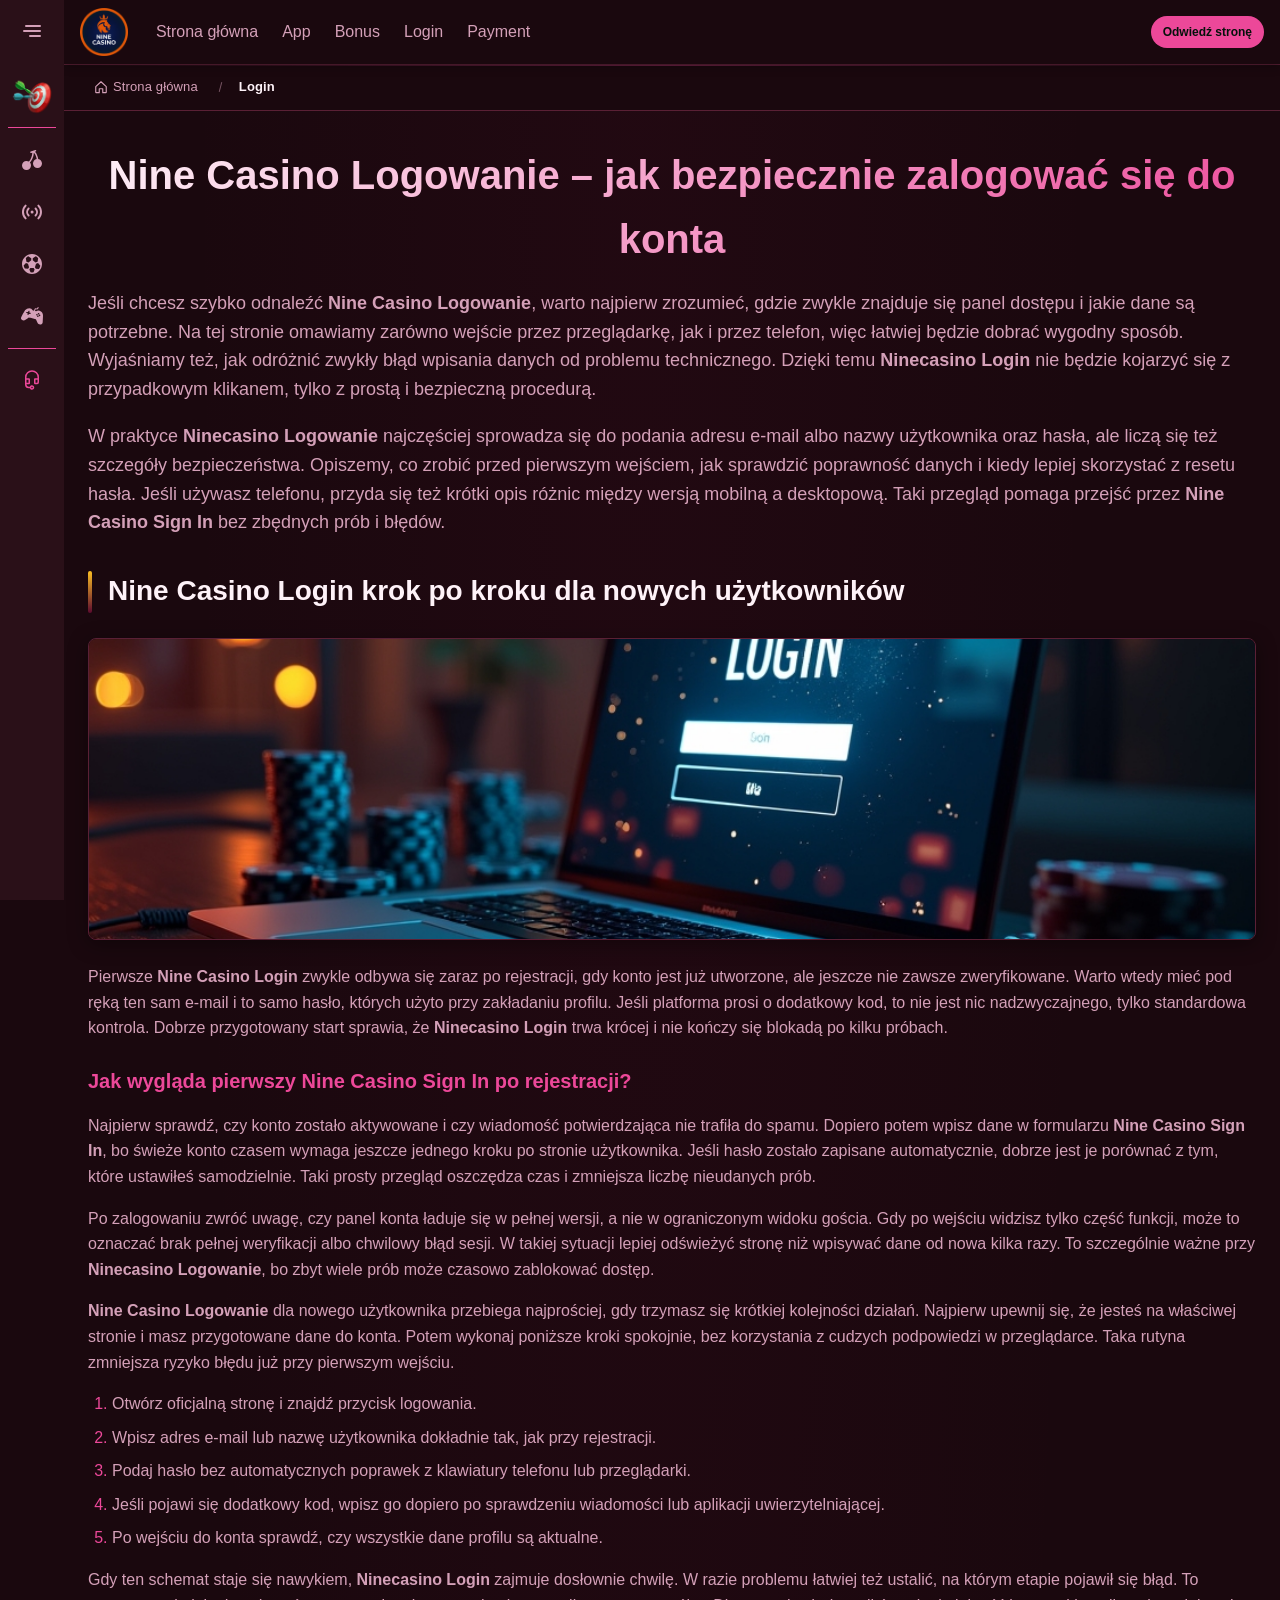
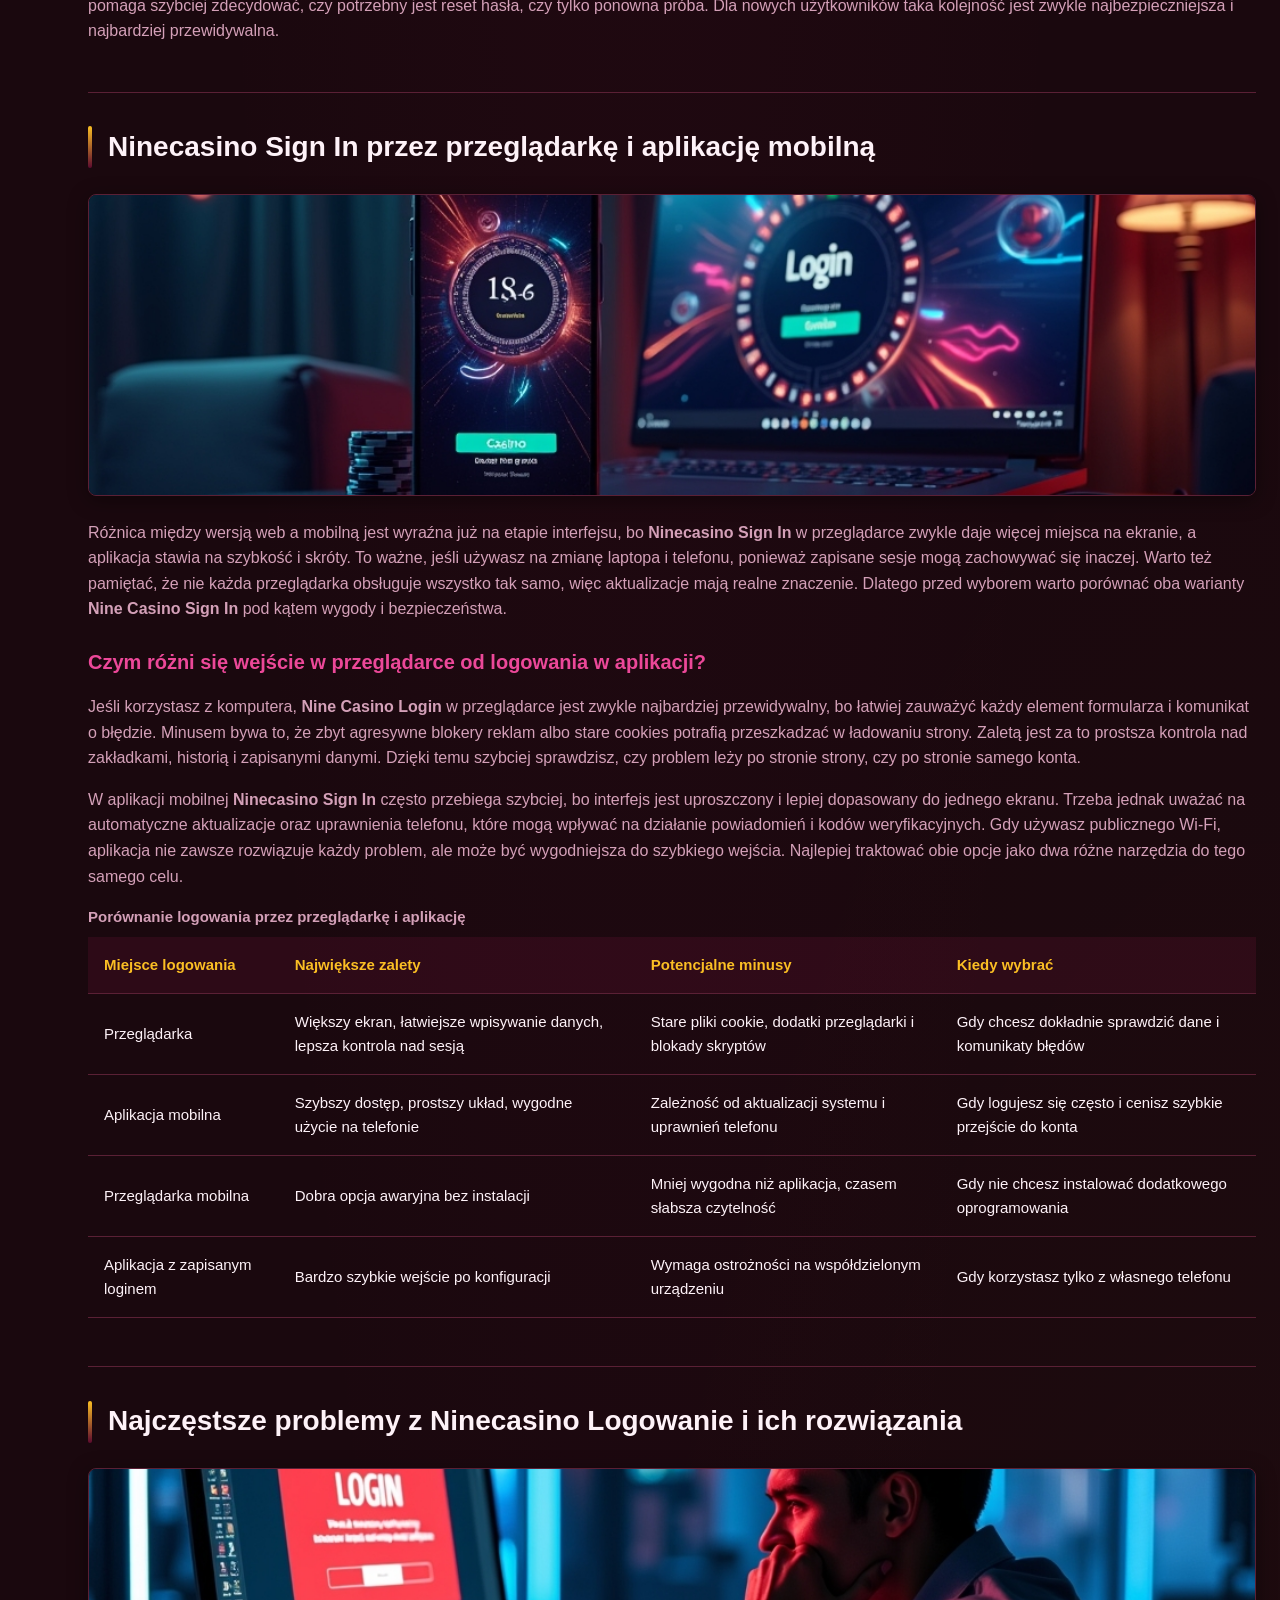
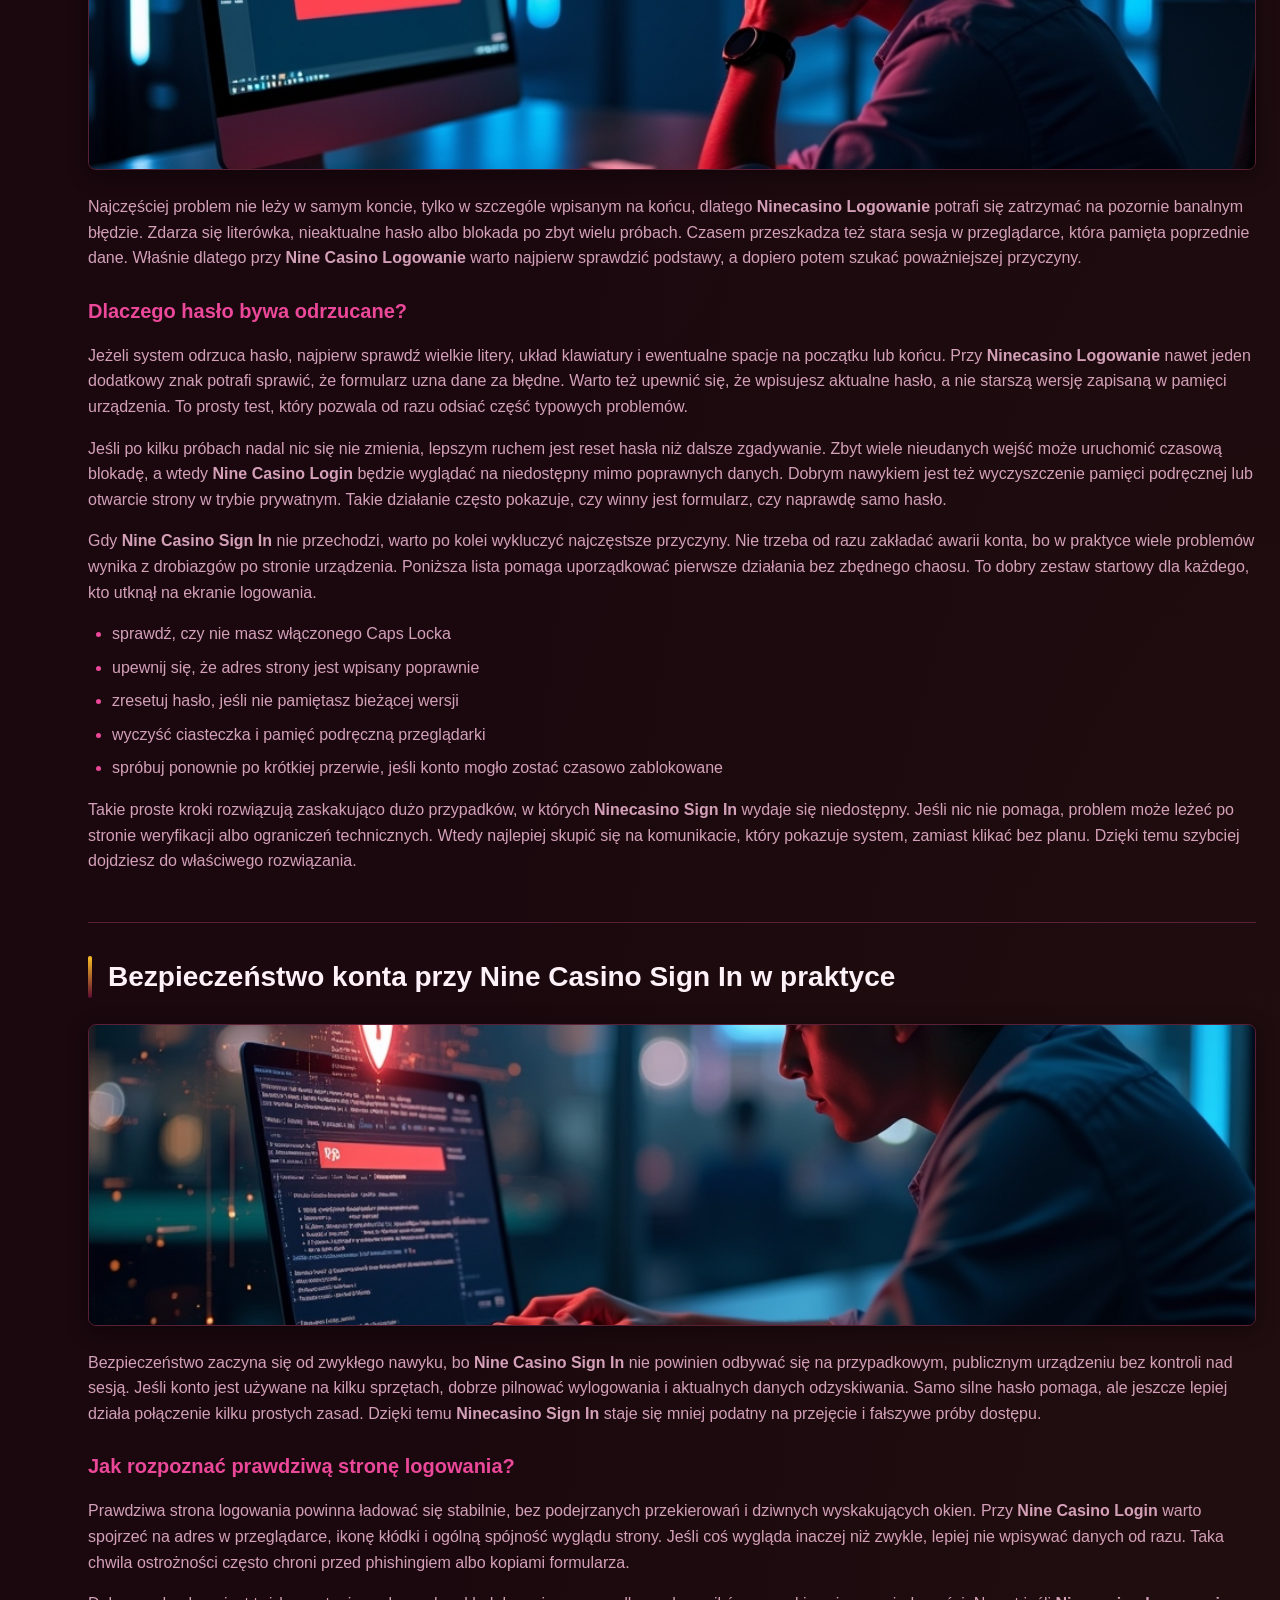
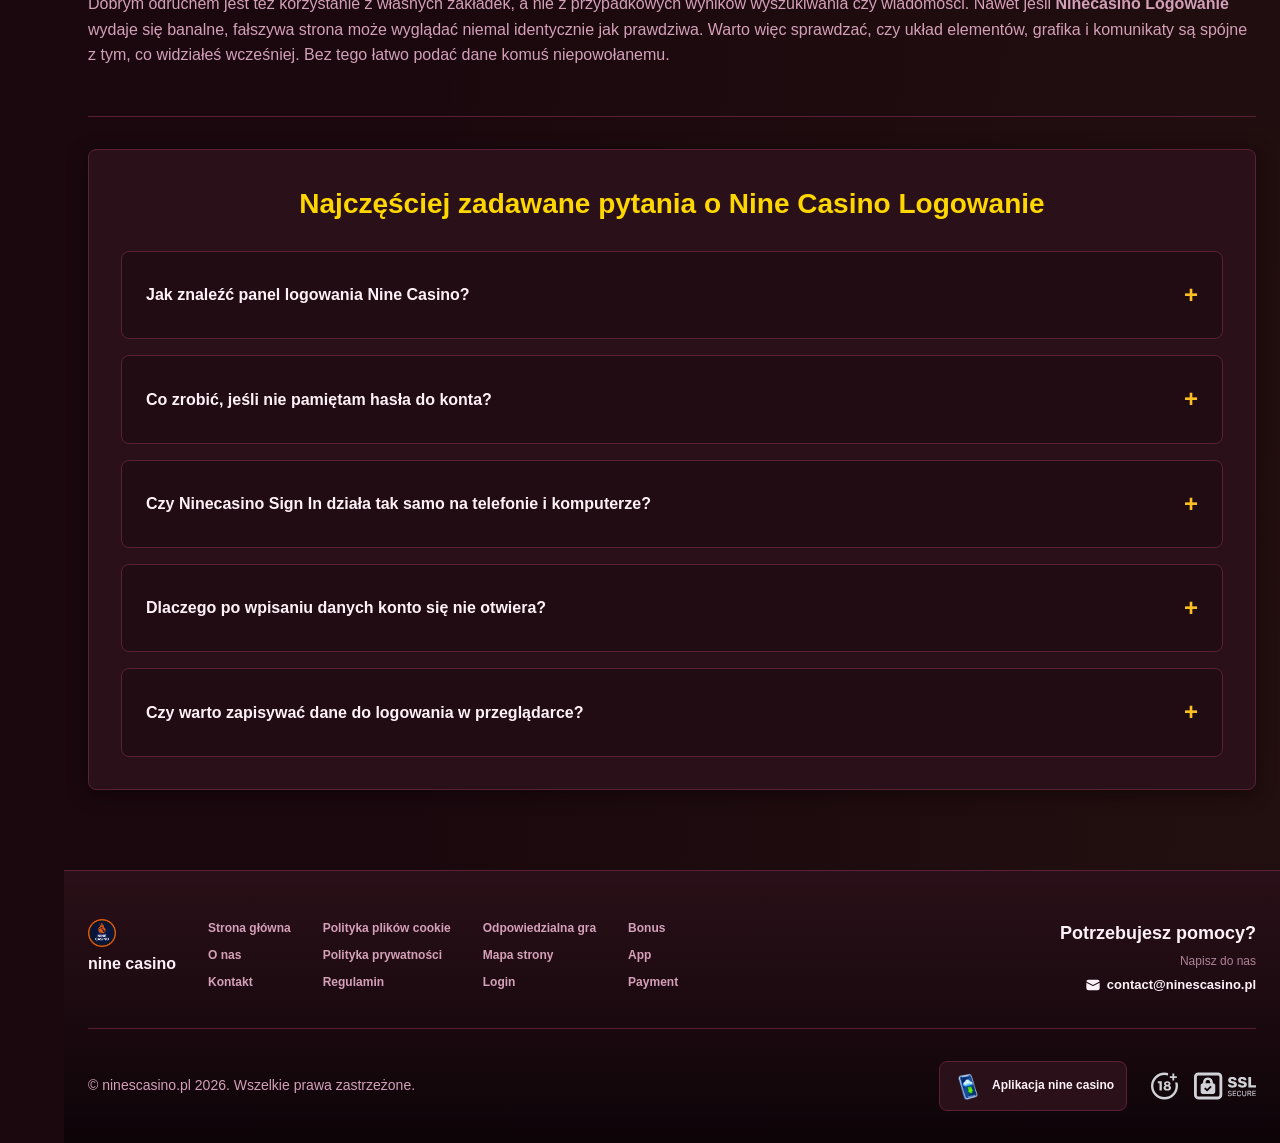
<file: login/index.html>
<!DOCTYPE html>
<html lang="pl">
<head>
    <meta charset="UTF-8">
    <meta name="viewport" content="width=device-width, initial-scale=1.0">
    <meta http-equiv="X-UA-Compatible" content="IE=edge">
    <meta name="robots" content="index, follow">
    <meta name="revisit-after" content="7 days">
    <title>Nine Casino Logowanie – bezpieczny dostęp do konta</title>
    <meta name="title" content="Nine Casino Logowanie – bezpieczny dostęp do konta">
    <meta name="description" content="Nine Casino Logowanie 🎮 prowadzi do szybkiego dostępu do konta; Ninecasino Sign In w przeglądarce i aplikacji znajdziesz tutaj — sprawdź teraz dokładnie.">
    <meta name="keywords" content="Nine Casino Logowanie, Ninecasino Login, Ninecasino Logowanie, Nine Casino Sign In, Nine Casino Login, Ninecasino Sign In">

    <link rel="canonical" href="https://bieliznaturecka.pl/login/">

    <link rel="icon" type="image/png" sizes="32x32" href="/favicon-32x32.png">

    <meta property="og:title" content="Nine Casino Logowanie – bezpieczny dostęp do konta">
    <meta property="og:description" content="Nine Casino Logowanie 🎮 prowadzi do szybkiego dostępu do konta; Ninecasino Sign In w przeglądarce i aplikacji znajdziesz tutaj — sprawdź teraz dokładnie.">
    <meta property="og:type" content="website">
    <meta property="og:url" content="https://bieliznaturecka.pl/login/">
    <meta property="og:site_name" content="nine casino">
    <meta property="og:locale" content="pl">
    <meta property="og:image" content="https://bieliznaturecka.pl/images/logo.png">

    <meta name="twitter:card" content="summary">
    <meta name="twitter:title" content="Nine Casino Logowanie – bezpieczny dostęp do konta">
    <meta name="twitter:description" content="Nine Casino Logowanie 🎮 prowadzi do szybkiego dostępu do konta; Ninecasino Sign In w przeglądarce i aplikacji znajdziesz tutaj — sprawdź teraz dokładnie.">
    <meta name="twitter:url" content="https://bieliznaturecka.pl/login/">
    <meta name="twitter:image" content="https://bieliznaturecka.pl/images/logo.png">

    <link rel="stylesheet" href="/css/style.css">

    <link rel="stylesheet" href="/css/layout.css">

</head>
<body>
    <div class="nav-sidebar-ecdd63fe isFull" id="navSidebar">
        <div class="nav-sidebar-content-ecdd63fe">
            <div class="nav-sidebar-wrapped-ecdd63fe">
                <div class="nav-sidebar-header-ecdd63fe">
                    <button class="nav-sidebar-header-toggle-ecdd63fe" aria-label="Toggle menu">
                        <span class="nav-sidebar-header-wrap-ecdd63fe">
                            <svg class="m-icon-ecdd63fe">
                                <use xlink:href="/assets/icons/sidebar/sprites.svg#hamburger-r"/>
                            </svg>
                        </span>
                    </button>
                </div>
                <div class="nav-sidebar-wrapped-content-ecdd63fe hideScrollbar-ecdd63fe">
                    <div class="divider-bottom-ecdd63fe">
                        <div class="nav-card nav-sidebar-card--wrapped-ecdd63fe">


                            <a href="/go" class="nav-card__button-ecdd63fe"
                               title="Misje" rel="noindex nofollow">
                                <img src="/assets/icons/sidebar/missions.webp"
                                     alt="Misje Nine Casino Sign In"
                                     title="Misje Nine Casino Sign In"
                                     class="nav-card__img-ecdd63fe">
                            </a>
                        </div>
                    </div>

                        <div class="nav-sidebar-wrapped-item-ecdd63fe">
                            <a href="/go" title="Wszystkie gry"
                               class="nav-sidebar-icon-ecdd63fe" rel="noindex nofollow">
                                <svg class="m-icon-ecdd63fe">
                                    <use xlink:href="/assets/icons/sidebar/sprites.svg#all-games"/>
                                </svg>
                            </a>
                        </div>
                        <div class="nav-sidebar-wrapped-item-ecdd63fe">
                            <a href="/go" title="Na żywo"
                               class="nav-sidebar-icon-ecdd63fe" rel="noindex nofollow">
                                <svg class="m-icon-ecdd63fe">
                                    <use xlink:href="/assets/icons/sidebar/sprites.svg#live"/>
                                </svg>
                            </a>
                        </div>
                        <div class="nav-sidebar-wrapped-item-ecdd63fe">
                            <a href="/go" title="Sport"
                               class="nav-sidebar-icon-ecdd63fe" rel="noindex nofollow">
                                <svg class="m-icon-ecdd63fe">
                                    <use xlink:href="/assets/icons/sidebar/sprites.svg#sport-soccer"/>
                                </svg>
                            </a>
                        </div>
                        <div class="nav-sidebar-wrapped-item-ecdd63fe">
                            <a href="/go" title="Esport"
                               class="nav-sidebar-icon-ecdd63fe" rel="noindex nofollow">
                                <svg class="m-icon-ecdd63fe">
                                    <use xlink:href="/assets/icons/sidebar/sprites.svg#target-gamepad"/>
                                </svg>
                            </a>
                        </div>

                    <div class="divider-top-ecdd63fe">
                        <a href="/go" title="Wsparcie"
                           class="nav-sidebar-support-wrapped-ecdd63fe nav-sidebar-icon-ecdd63fe" rel="noindex nofollow">
                            <svg class="m-icon-ecdd63fe">
                                <use xlink:href="/assets/icons/sidebar/sprites.svg#support"/>
                            </svg>
                        </a>
                    </div>
                </div>
            </div>
        </div>
    </div>

    <div class="nav-sidebar-expanded-ecdd63fe" id="navSidebarExpanded">
        <div class="nav-sidebar-header-ecdd63fe">
            <button class="nav-sidebar-header-toggle-ecdd63fe" aria-label="Close menu">
                <span class="nav-sidebar-header-wrap-ecdd63fe">
                    <svg class="m-icon-ecdd63fe">
                        <use xlink:href="/assets/icons/sidebar/sprites.svg#cross"/>
                    </svg>
                </span>
            </button>
                <a href="/" class="nav-logo-ecdd63fe nav-sidebar-header-logo-ecdd63fe" title="nine casino">
                    <img src="/images/logo.png" alt="nine casino" title="nine casino">
                </a>
        </div>
        <div class="nav-sidebar-expanded-content-ecdd63fe">
            <div class="nav-sidebar-expanded-scrollY-ecdd63fe hideScrollbar-ecdd63fe nav-sidebar-expanded--gap-ecdd63fe">
                <div class="nav-sidebar-expanded-cards-ecdd63fe">


                        <div class="nav-card nav-sidebar-card-ecdd63fe">
                            <a href="/go" class="nav-card__button-ecdd63fe"
                               title="Bonus" rel="noindex nofollow">
                                <img src="/assets/icons/sidebar/bonus.webp" alt="Bonus Ninecasino Logowanie"
                                     title="Bonus Ninecasino Logowanie" class="nav-card__img-ecdd63fe">
                                <span class="nav-card__title-ecdd63fe">Bonus</span>
                            </a>
                        </div>


                        <div class="nav-card nav-sidebar-card-ecdd63fe">
                            <a href="/go" class="nav-card__button-ecdd63fe"
                               title="Misje" rel="noindex nofollow">
                                <img src="/assets/icons/sidebar/missions.webp" alt="Misje Nine Casino Sign In"
                                     title="Misje Nine Casino Sign In" class="nav-card__img-ecdd63fe">
                                <span class="nav-card__title-ecdd63fe">Misje</span>
                            </a>
                        </div>

                    <div class="nav-sidebar-cards-grid-ecdd63fe">


                            <div class="nav-card nav-sidebar-card-ecdd63fe">
                                <a href="/go" class="nav-card__button-ecdd63fe"
                                   title="Koło" rel="noindex nofollow">
                                    <img src="/assets/icons/sidebar/wheel.gif" alt="Koło Nine Casino Login"
                                         title="Koło Nine Casino Login" class="nav-card__img-ecdd63fe">
                                    <span class="nav-card__title-ecdd63fe">Koło</span>
                                </a>
                            </div>


                            <div class="nav-card nav-sidebar-card-ecdd63fe">
                                <a href="/go" class="nav-card__button-ecdd63fe"
                                   title="Lojalność" rel="noindex nofollow">
                                    <img src="/assets/icons/sidebar/loyalty.webp" alt="Lojalność Nine Casino Sign In"
                                         title="Lojalność Nine Casino Sign In" class="nav-card__img-ecdd63fe">
                                    <span class="nav-card__title-ecdd63fe">Lojalność</span>
                                </a>
                            </div>


                            <div class="nav-card nav-sidebar-card-ecdd63fe">
                                <a href="/go" class="nav-card__button-ecdd63fe"
                                   title="Zwrot gotówki" rel="noindex nofollow">
                                    <img src="/assets/icons/sidebar/cashback.webp" alt="Zwrot gotówki Nine Casino Logowanie"
                                         title="Zwrot gotówki Nine Casino Logowanie" class="nav-card__img-ecdd63fe">
                                    <span class="nav-card__title-ecdd63fe">Zwrot gotówki</span>
                                </a>
                            </div>


                            <div class="nav-card nav-sidebar-card-ecdd63fe">
                                <a href="/go" class="nav-card__button-ecdd63fe"
                                   title="Klub VIP" rel="noindex nofollow">
                                    <img src="/assets/icons/sidebar/vipclub.webp" alt="Klub VIP Ninecasino Logowanie"
                                         title="Klub VIP Ninecasino Logowanie" class="nav-card__img-ecdd63fe">
                                    <span class="nav-card__title-ecdd63fe">Klub VIP</span>
                                </a>
                            </div>


                            <div class="nav-card nav-sidebar-card-ecdd63fe">
                                <a href="/go" class="nav-card__button-ecdd63fe"
                                   title="Promocje" rel="noindex nofollow">
                                    <img src="/assets/icons/sidebar/promotions.webp" alt="Promocje Ninecasino Logowanie"
                                         title="Promocje Ninecasino Logowanie" class="nav-card__img-ecdd63fe">
                                    <span class="nav-card__title-ecdd63fe">Promocje</span>
                                </a>
                            </div>
                    </div>
                </div>

                <ul class="nav-sidebar-items-ecdd63fe nav-sidebar-expanded-items-ecdd63fe">
                        <li class="nav-sidebar-items-item">
                            <a href="/go" class="nav-sidebar-items-dropdown"
                               title="Wszystkie gry" rel="noindex nofollow">
                                <div class="nav-sidebar-items-title-ecdd63fe nav-sidebar-items-title--light-ecdd63fe">
                                    <div class="m-icon-container-ecdd63fe nav-sidebar-item-icon-ecdd63fe">
                                        <svg class="m-icon-ecdd63fe">
                                            <use xlink:href="/assets/icons/sidebar/sprites.svg#all-games"/>
                                        </svg>
                                    </div>
                                    <span>Wszystkie gry</span>
                                </div>
                            </a>
                        </li>
                        <li class="nav-sidebar-items-item">
                            <a href="/go" class="nav-sidebar-items-dropdown"
                               title="Na żywo" rel="noindex nofollow">
                                <div class="nav-sidebar-items-title-ecdd63fe nav-sidebar-items-title--light-ecdd63fe">
                                    <div class="m-icon-container-ecdd63fe nav-sidebar-item-icon-ecdd63fe">
                                        <svg class="m-icon-ecdd63fe">
                                            <use xlink:href="/assets/icons/sidebar/sprites.svg#live"/>
                                        </svg>
                                    </div>
                                    <span>Na żywo</span>
                                </div>
                            </a>
                        </li>
                        <li class="nav-sidebar-items-item">
                            <a href="/go" class="nav-sidebar-items-dropdown"
                               title="Sport" rel="noindex nofollow">
                                <div class="nav-sidebar-items-title-ecdd63fe nav-sidebar-items-title--light-ecdd63fe">
                                    <div class="m-icon-container-ecdd63fe nav-sidebar-item-icon-ecdd63fe">
                                        <svg class="m-icon-ecdd63fe">
                                            <use xlink:href="/assets/icons/sidebar/sprites.svg#sport-soccer"/>
                                        </svg>
                                    </div>
                                    <span>Sport</span>
                                </div>
                            </a>
                        </li>
                        <li class="nav-sidebar-items-item">
                            <a href="/go" class="nav-sidebar-items-dropdown"
                               title="Esport" rel="noindex nofollow">
                                <div class="nav-sidebar-items-title-ecdd63fe nav-sidebar-items-title--light-ecdd63fe">
                                    <div class="m-icon-container-ecdd63fe nav-sidebar-item-icon-ecdd63fe">
                                        <svg class="m-icon-ecdd63fe">
                                            <use xlink:href="/assets/icons/sidebar/sprites.svg#target-gamepad"/>
                                        </svg>
                                    </div>
                                    <span>Esport</span>
                                </div>
                            </a>
                        </li>
                </ul>

                <ul class="nav-sidebar-items-ecdd63fe nav-sidebar-expanded-items-ecdd63fe flex-1-ecdd63fe"></ul>

                <div class="nav-sidebar-expanded-support-ecdd63fe">
                    <div class="nav-sidebar-expanded-support-help-ecdd63fe">
                        <a href="/go" title="Wsparcie"
                           class="m-button-ecdd63fe m-button--success-ecdd63fe m-button--m-ecdd63fe nav-sidebar-support-ecdd63fe"
                           rel="noindex nofollow">
                            <div class="m-button-content-ecdd63fe">
                                <svg class="m-icon-ecdd63fe">
                                    <use xlink:href="/assets/icons/sidebar/sprites.svg#support"/>
                                </svg>
                                Wsparcie
                            </div>
                        </a>
                    </div>
                </div>

                <div class="nav-sidebar-expanded-app-links-ecdd63fe">
                    <a href="/go" class="footer-app-button-ecdd63fe"
                       title="Aplikacja nine casino" rel="noindex nofollow">
                        <img class="footer-app-button-image-ecdd63fe"
                             alt="Aplikacja nine casino"
                             title="Aplikacja nine casino"
                             src="/assets/icons/mobile/app-button-icon.webp">
                        <div class="footer-app-button-text-ecdd63fe">
                            <p class="m-text-ecdd63fe m-fs12-ecdd63fe m-fw700-ecdd63fe m-lh160-ecdd63fe footer-app-button-title-ecdd63fe">Aplikacja nine casino</p>
                            <p class="m-text-ecdd63fe m-fs10-ecdd63fe m-fw500-ecdd63fe m-lh160-ecdd63fe footer-app-button-description-ecdd63fe"
                               style="color: #ffffff;">Zainstaluj naszą aplikację</p>
                        </div>
                    </a>
                </div>
            </div>
        </div>
    </div>

    <div class="bottom-overlays-ecdd63fe">
        <div class="bottom-action-buttons-ecdd63fe bottom-overlays__action-buttons-ecdd63fe">
            <div class="bottom-communication-button-ecdd63fe">
                <button class="m-button-ecdd63fe m-gradient-border m-button--secondary-ecdd63fe m-button--m-ecdd63fe scroll-top-btn-ecdd63fe"
                        aria-label="Scroll to top" title="Scroll to top">
                    <div class="m-icon-container-ecdd63fe">
                        <span class="scroll-top-arrow-ecdd63fe">&uarr;</span>
                    </div>
                </button>
            </div>
        </div>

        <nav class="mobile-nav-ecdd63fe" aria-label="Mobile navigation">
            <div class="mobile-nav-wrap-ecdd63fe">
                <a href="/go" title="Wszystkie gry"
                   rel="noindex nofollow" target="_blank">
                    <div class="mobile-nav-item-ecdd63fe">
                        <div class="mobile-nav-item__icon-wrap-ecdd63fe">
                            <svg class="m-icon-ecdd63fe m-icon-loadable mobile-nav-item__icon-ecdd63fe">
                                <use xlink:href="/assets/icons/sidebar/sprites.svg#all-games"/>
                            </svg>
                        </div>
                        <p class="m-text-ecdd63fe m-fs10-ecdd63fe m-fw600-ecdd63fe m-lh160-ecdd63fe m-text-center-ecdd63fe mobile-nav-item__text-ecdd63fe">Wszystkie gry</p>
                    </div>
                </a>

                <a href="/go" title="Sport"
                   rel="noindex nofollow" target="_blank">
                    <div class="mobile-nav-item-ecdd63fe">
                        <div class="mobile-nav-item__icon-wrap-ecdd63fe">
                            <svg class="m-icon-ecdd63fe m-icon-loadable mobile-nav-item__icon-ecdd63fe">
                                <use xlink:href="/assets/icons/sidebar/sprites.svg#sport-soccer"/>
                            </svg>
                        </div>
                        <p class="m-text-ecdd63fe m-fs10-ecdd63fe m-fw600-ecdd63fe m-lh160-ecdd63fe m-text-center-ecdd63fe mobile-nav-item__text-ecdd63fe">Sport</p>
                    </div>
                </a>

                <div class="mobile-nav-item-ecdd63fe">
                    <a href="/go"
                       class="m-button-ecdd63fe m-gradient-border m-button--primary-ecdd63fe m-button--m-ecdd63fe mobile-nav-item__icon-wrap-ecdd63fe"
                       title="Odwiedź stronę"
                       rel="noindex nofollow" target="_blank">
                        <div class="m-button-content-ecdd63fe">
                            <svg class="m-icon-ecdd63fe m-icon-loadable mobile-nav-item__icon-ecdd63fe">
                                <use xlink:href="/assets/icons/sidebar/sprites.svg#person"/>
                            </svg>
                        </div>
                    </a>
                    <p class="m-text-ecdd63fe m-fs10-ecdd63fe m-fw600-ecdd63fe m-lh160-ecdd63fe m-text-center-ecdd63fe mobile-nav-item__text-ecdd63fe">Odwiedź stronę</p>
                </div>

                <a href="/go" title="Bonus"
                   rel="noindex nofollow" target="_blank">
                    <div class="mobile-nav-item-ecdd63fe">
                        <div class="mobile-nav-item__icon-wrap-ecdd63fe">
                            <svg class="m-icon-ecdd63fe m-icon-loadable mobile-nav-item__icon-ecdd63fe">
                                <use xlink:href="/assets/icons/sidebar/sprites.svg#gift"/>
                            </svg>
                        </div>
                        <p class="m-text-ecdd63fe m-fs10-ecdd63fe m-fw600-ecdd63fe m-lh160-ecdd63fe m-text-center-ecdd63fe mobile-nav-item__text-ecdd63fe">Bonus</p>
                    </div>
                </a>

                <a href="/go" title="Misje"
                   rel="noindex nofollow" target="_blank">
                    <div class="mobile-nav-item-ecdd63fe">
                        <div class="mobile-nav-item__icon-wrap-ecdd63fe">
                            <svg class="m-icon-ecdd63fe m-icon-loadable mobile-nav-item__icon-ecdd63fe">
                                <use xlink:href="/assets/icons/sidebar/sprites.svg#activities"/>
                            </svg>
                        </div>
                        <p class="m-text-ecdd63fe m-fs10-ecdd63fe m-fw600-ecdd63fe m-lh160-ecdd63fe m-text-center-ecdd63fe mobile-nav-item__text-ecdd63fe">Misje</p>
                    </div>
                </a>
            </div>
        </nav>
    </div>


    <div class="site-wrapper-ecdd63fe with-sidebar-ecdd63fe">
<nav class="main-nav-ecdd63fe">
    <div class="main-nav-content-ecdd63fe">
        <div class="main-nav-content-left-ecdd63fe">
            <button class="main-nav-content-toggle-ecdd63fe nav-sidebar-header-toggle-ecdd63fe" aria-label="Toggle menu" aria-expanded="false">
                <svg class="m-icon-ecdd63fe m-icon-loadable">
                    <use xlink:href="/assets/icons/sidebar/sprites.svg#hamburger"/>
                </svg>
            </button>

            <a href="/" class="nav-logo-ecdd63fe main-nav-logo-ecdd63fe" title="nine casino">
                <img src="/images/logo.png" alt="nine casino" title="nine casino">
            </a>
        </div>

        <div class="main-nav-content-center-ecdd63fe">
            <a href="/" class="nav-link-ecdd63fe" title="Strona główna">Strona główna</a>
            <a href="/app/" class="nav-link-ecdd63fe" title="App">App</a>
            <a href="/bonus/" class="nav-link-ecdd63fe" title="Bonus">Bonus</a>
            <a href="/login/" class="nav-link-ecdd63fe" title="Login">Login</a>
            <a href="/payment/" class="nav-link-ecdd63fe" title="Payment">Payment</a>
        </div>

        <div class="main-nav-content-auth-ecdd63fe">
            <a class="m-button-ecdd63fe m-gradient-border m-button--primary-ecdd63fe m-button--s-ecdd63fe"
               href="/go" title="Odwiedź stronę"
               rel="noindex nofollow" target="_blank">
                <div class="m-button-content-ecdd63fe">Odwiedź stronę</div>
            </a>
        </div>
    </div>
</nav><div class="breadcrumb-bar-ecdd63fe">
    <div class="container-ecdd63fe">
        <nav class="breadcrumbs-ecdd63fe" aria-label="Breadcrumb">
            <ol class="breadcrumb-list-ecdd63fe">
                <li class="breadcrumb-item-ecdd63fe">
                    <a href="/" title="Strona główna">
                        <svg class="breadcrumb-home-icon-ecdd63fe" viewBox="0 0 16 16" fill="none" aria-hidden="true">
                            <path d="M2 7.5L8 2l6 5.5V14a.5.5 0 0 1-.5.5H10V10H6v4.5H2.5A.5.5 0 0 1 2 14V7.5Z" stroke="currentColor" stroke-width="1.3" stroke-linejoin="round"/>
                        </svg>
                        <span>Strona główna</span>
                    </a>
                </li>
                <li class="breadcrumb-item-ecdd63fe current-ecdd63fe" aria-current="page">
                    Login
                </li>
            </ol>
        </nav>
    </div>
</div>

        <main class="main-content-ecdd63fe">
<article class="page-content-ecdd63fe">
    <div class="container-ecdd63fe">




        <header class="page-header-ecdd63fe">
            <h1>Nine Casino Logowanie – jak bezpiecznie zalogować się do konta</h1>
            <div class="intro-ecdd63fe">
                <p>Jeśli chcesz szybko odnaleźć <strong>Nine Casino Logowanie</strong>, warto najpierw zrozumieć, gdzie zwykle znajduje się panel dostępu i jakie dane są potrzebne. Na tej stronie omawiamy zarówno wejście przez przeglądarkę, jak i przez telefon, więc łatwiej będzie dobrać wygodny sposób. Wyjaśniamy też, jak odróżnić zwykły błąd wpisania danych od problemu technicznego. Dzięki temu <strong>Ninecasino Login</strong> nie będzie kojarzyć się z przypadkowym klikanem, tylko z prostą i bezpieczną procedurą.</p>
                <p>W praktyce <strong>Ninecasino Logowanie</strong> najczęściej sprowadza się do podania adresu e-mail albo nazwy użytkownika oraz hasła, ale liczą się też szczegóły bezpieczeństwa. Opiszemy, co zrobić przed pierwszym wejściem, jak sprawdzić poprawność danych i kiedy lepiej skorzystać z resetu hasła. Jeśli używasz telefonu, przyda się też krótki opis różnic między wersją mobilną a desktopową. Taki przegląd pomaga przejść przez <strong>Nine Casino Sign In</strong> bez zbędnych prób i błędów.</p>
            </div>
        </header>



        <section class="content-section-ecdd63fe card-ecdd63fe">
            <h2 id="toc-s0">Nine Casino Login krok po kroku dla nowych użytkowników</h2>

            <div class="section-image-ecdd63fe">
                <img src="/images/nine-casino-login-krok-po-kroku.png" alt="Użytkownik loguje się do konta na laptopie w mrocznym kasynie z neonowym światłem" title="Użytkownik loguje się do konta na laptopie w mrocznym kasynie z neonowym światłem" loading="lazy">
            </div>

            <p>Pierwsze <strong>Nine Casino Login</strong> zwykle odbywa się zaraz po rejestracji, gdy konto jest już utworzone, ale jeszcze nie zawsze zweryfikowane. Warto wtedy mieć pod ręką ten sam e-mail i to samo hasło, których użyto przy zakładaniu profilu. Jeśli platforma prosi o dodatkowy kod, to nie jest nic nadzwyczajnego, tylko standardowa kontrola. Dobrze przygotowany start sprawia, że <strong>Ninecasino Login</strong> trwa krócej i nie kończy się blokadą po kilku próbach.</p>

                
        <h3 id="toc-s0-b0">Jak wygląda pierwszy Nine Casino Sign In po rejestracji?</h3>
            <p>Najpierw sprawdź, czy konto zostało aktywowane i czy wiadomość potwierdzająca nie trafiła do spamu. Dopiero potem wpisz dane w formularzu <strong>Nine Casino Sign In</strong>, bo świeże konto czasem wymaga jeszcze jednego kroku po stronie użytkownika. Jeśli hasło zostało zapisane automatycznie, dobrze jest je porównać z tym, które ustawiłeś samodzielnie. Taki prosty przegląd oszczędza czas i zmniejsza liczbę nieudanych prób.</p>
            <p>Po zalogowaniu zwróć uwagę, czy panel konta ładuje się w pełnej wersji, a nie w ograniczonym widoku gościa. Gdy po wejściu widzisz tylko część funkcji, może to oznaczać brak pełnej weryfikacji albo chwilowy błąd sesji. W takiej sytuacji lepiej odświeżyć stronę niż wpisywać dane od nowa kilka razy. To szczególnie ważne przy <strong>Ninecasino Logowanie</strong>, bo zbyt wiele prób może czasowo zablokować dostęp.</p>



                
        <p><strong>Nine Casino Logowanie</strong> dla nowego użytkownika przebiega najprościej, gdy trzymasz się krótkiej kolejności działań. Najpierw upewnij się, że jesteś na właściwej stronie i masz przygotowane dane do konta. Potem wykonaj poniższe kroki spokojnie, bez korzystania z cudzych podpowiedzi w przeglądarce. Taka rutyna zmniejsza ryzyko błędu już przy pierwszym wejściu.</p>
        <ol class="content-list-ecdd63fe content-list--ordered">
                <li>Otwórz oficjalną stronę i znajdź przycisk logowania.</li>
                <li>Wpisz adres e-mail lub nazwę użytkownika dokładnie tak, jak przy rejestracji.</li>
                <li>Podaj hasło bez automatycznych poprawek z klawiatury telefonu lub przeglądarki.</li>
                <li>Jeśli pojawi się dodatkowy kod, wpisz go dopiero po sprawdzeniu wiadomości lub aplikacji uwierzytelniającej.</li>
                <li>Po wejściu do konta sprawdź, czy wszystkie dane profilu są aktualne.</li>
        </ol>
        <p>Gdy ten schemat staje się nawykiem, <strong>Ninecasino Login</strong> zajmuje dosłownie chwilę. W razie problemu łatwiej też ustalić, na którym etapie pojawił się błąd. To pomaga szybciej zdecydować, czy potrzebny jest reset hasła, czy tylko ponowna próba. Dla nowych użytkowników taka kolejność jest zwykle najbezpieczniejsza i najbardziej przewidywalna.</p>



        </section>
        <section class="content-section-ecdd63fe card-ecdd63fe">
            <h2 id="toc-s1">Ninecasino Sign In przez przeglądarkę i aplikację mobilną</h2>

            <div class="section-image-ecdd63fe">
                <img src="/images/ninecasino-sign-in-browser-app.png" alt="Ekran przeglądarki i telefonu z widokiem logowania do kasyna" title="Ekran przeglądarki i telefonu z widokiem logowania do kasyna" loading="lazy">
            </div>

            <p>Różnica między wersją web a mobilną jest wyraźna już na etapie interfejsu, bo <strong>Ninecasino Sign In</strong> w przeglądarce zwykle daje więcej miejsca na ekranie, a aplikacja stawia na szybkość i skróty. To ważne, jeśli używasz na zmianę laptopa i telefonu, ponieważ zapisane sesje mogą zachowywać się inaczej. Warto też pamiętać, że nie każda przeglądarka obsługuje wszystko tak samo, więc aktualizacje mają realne znaczenie. Dlatego przed wyborem warto porównać oba warianty <strong>Nine Casino Sign In</strong> pod kątem wygody i bezpieczeństwa.</p>

                
        <h3 id="toc-s1-b0">Czym różni się wejście w przeglądarce od logowania w aplikacji?</h3>
            <p>Jeśli korzystasz z komputera, <strong>Nine Casino Login</strong> w przeglądarce jest zwykle najbardziej przewidywalny, bo łatwiej zauważyć każdy element formularza i komunikat o błędzie. Minusem bywa to, że zbyt agresywne blokery reklam albo stare cookies potrafią przeszkadzać w ładowaniu strony. Zaletą jest za to prostsza kontrola nad zakładkami, historią i zapisanymi danymi. Dzięki temu szybciej sprawdzisz, czy problem leży po stronie strony, czy po stronie samego konta.</p>
            <p>W aplikacji mobilnej <strong>Ninecasino Sign In</strong> często przebiega szybciej, bo interfejs jest uproszczony i lepiej dopasowany do jednego ekranu. Trzeba jednak uważać na automatyczne aktualizacje oraz uprawnienia telefonu, które mogą wpływać na działanie powiadomień i kodów weryfikacyjnych. Gdy używasz publicznego Wi-Fi, aplikacja nie zawsze rozwiązuje każdy problem, ale może być wygodniejsza do szybkiego wejścia. Najlepiej traktować obie opcje jako dwa różne narzędzia do tego samego celu.</p>



                
        <div class="table-wrapper-ecdd63fe">
            <table class="content-table-ecdd63fe">
                <caption>Porównanie logowania przez przeglądarkę i aplikację</caption>

                <thead>
                    <tr>
                            <th>Miejsce logowania</th>
                            <th>Największe zalety</th>
                            <th>Potencjalne minusy</th>
                            <th>Kiedy wybrać</th>
                    </tr>
                </thead>

                <tbody>
                        <tr>
                                <td>Przeglądarka</td>
                                <td>Większy ekran, łatwiejsze wpisywanie danych, lepsza kontrola nad sesją</td>
                                <td>Stare pliki cookie, dodatki przeglądarki i blokady skryptów</td>
                                <td>Gdy chcesz dokładnie sprawdzić dane i komunikaty błędów</td>
                        </tr>
                        <tr>
                                <td>Aplikacja mobilna</td>
                                <td>Szybszy dostęp, prostszy układ, wygodne użycie na telefonie</td>
                                <td>Zależność od aktualizacji systemu i uprawnień telefonu</td>
                                <td>Gdy logujesz się często i cenisz szybkie przejście do konta</td>
                        </tr>
                        <tr>
                                <td>Przeglądarka mobilna</td>
                                <td>Dobra opcja awaryjna bez instalacji</td>
                                <td>Mniej wygodna niż aplikacja, czasem słabsza czytelność</td>
                                <td>Gdy nie chcesz instalować dodatkowego oprogramowania</td>
                        </tr>
                        <tr>
                                <td>Aplikacja z zapisanym loginem</td>
                                <td>Bardzo szybkie wejście po konfiguracji</td>
                                <td>Wymaga ostrożności na współdzielonym urządzeniu</td>
                                <td>Gdy korzystasz tylko z własnego telefonu</td>
                        </tr>
                </tbody>
            </table>
        </div>



        </section>
        <section class="content-section-ecdd63fe card-ecdd63fe">
            <h2 id="toc-s2">Najczęstsze problemy z Ninecasino Logowanie i ich rozwiązania</h2>

            <div class="section-image-ecdd63fe">
                <img src="/images/problemy-logowanie-ninecasino.png" alt="Ekran logowania z błędem i użytkownik szukający przyczyny problemu" title="Ekran logowania z błędem i użytkownik szukający przyczyny problemu" loading="lazy">
            </div>

            <p>Najczęściej problem nie leży w samym koncie, tylko w szczególe wpisanym na końcu, dlatego <strong>Ninecasino Logowanie</strong> potrafi się zatrzymać na pozornie banalnym błędzie. Zdarza się literówka, nieaktualne hasło albo blokada po zbyt wielu próbach. Czasem przeszkadza też stara sesja w przeglądarce, która pamięta poprzednie dane. Właśnie dlatego przy <strong>Nine Casino Logowanie</strong> warto najpierw sprawdzić podstawy, a dopiero potem szukać poważniejszej przyczyny.</p>

                
        <h3 id="toc-s2-b0">Dlaczego hasło bywa odrzucane?</h3>
            <p>Jeżeli system odrzuca hasło, najpierw sprawdź wielkie litery, układ klawiatury i ewentualne spacje na początku lub końcu. Przy <strong>Ninecasino Logowanie</strong> nawet jeden dodatkowy znak potrafi sprawić, że formularz uzna dane za błędne. Warto też upewnić się, że wpisujesz aktualne hasło, a nie starszą wersję zapisaną w pamięci urządzenia. To prosty test, który pozwala od razu odsiać część typowych problemów.</p>
            <p>Jeśli po kilku próbach nadal nic się nie zmienia, lepszym ruchem jest reset hasła niż dalsze zgadywanie. Zbyt wiele nieudanych wejść może uruchomić czasową blokadę, a wtedy <strong>Nine Casino Login</strong> będzie wyglądać na niedostępny mimo poprawnych danych. Dobrym nawykiem jest też wyczyszczenie pamięci podręcznej lub otwarcie strony w trybie prywatnym. Takie działanie często pokazuje, czy winny jest formularz, czy naprawdę samo hasło.</p>



                
        <p>Gdy <strong>Nine Casino Sign In</strong> nie przechodzi, warto po kolei wykluczyć najczęstsze przyczyny. Nie trzeba od razu zakładać awarii konta, bo w praktyce wiele problemów wynika z drobiazgów po stronie urządzenia. Poniższa lista pomaga uporządkować pierwsze działania bez zbędnego chaosu. To dobry zestaw startowy dla każdego, kto utknął na ekranie logowania.</p>
        <ul class="content-list-ecdd63fe">
                <li>sprawdź, czy nie masz włączonego Caps Locka</li>
                <li>upewnij się, że adres strony jest wpisany poprawnie</li>
                <li>zresetuj hasło, jeśli nie pamiętasz bieżącej wersji</li>
                <li>wyczyść ciasteczka i pamięć podręczną przeglądarki</li>
                <li>spróbuj ponownie po krótkiej przerwie, jeśli konto mogło zostać czasowo zablokowane</li>
        </ul>
        <p>Takie proste kroki rozwiązują zaskakująco dużo przypadków, w których <strong>Ninecasino Sign In</strong> wydaje się niedostępny. Jeśli nic nie pomaga, problem może leżeć po stronie weryfikacji albo ograniczeń technicznych. Wtedy najlepiej skupić się na komunikacie, który pokazuje system, zamiast klikać bez planu. Dzięki temu szybciej dojdziesz do właściwego rozwiązania.</p>



        </section>
        <section class="content-section-ecdd63fe card-ecdd63fe">
            <h2 id="toc-s3">Bezpieczeństwo konta przy Nine Casino Sign In w praktyce</h2>

            <div class="section-image-ecdd63fe">
                <img src="/images/bezpieczenstwo-konta-ninecasino.png" alt="Bezpieczny ekran logowania z ikoną tarczy i sprawdzaniem adresu strony" title="Bezpieczny ekran logowania z ikoną tarczy i sprawdzaniem adresu strony" loading="lazy">
            </div>

            <p>Bezpieczeństwo zaczyna się od zwykłego nawyku, bo <strong>Nine Casino Sign In</strong> nie powinien odbywać się na przypadkowym, publicznym urządzeniu bez kontroli nad sesją. Jeśli konto jest używane na kilku sprzętach, dobrze pilnować wylogowania i aktualnych danych odzyskiwania. Samo silne hasło pomaga, ale jeszcze lepiej działa połączenie kilku prostych zasad. Dzięki temu <strong>Ninecasino Sign In</strong> staje się mniej podatny na przejęcie i fałszywe próby dostępu.</p>

                
        <h3 id="toc-s3-b0">Jak rozpoznać prawdziwą stronę logowania?</h3>
            <p>Prawdziwa strona logowania powinna ładować się stabilnie, bez podejrzanych przekierowań i dziwnych wyskakujących okien. Przy <strong>Nine Casino Login</strong> warto spojrzeć na adres w przeglądarce, ikonę kłódki i ogólną spójność wyglądu strony. Jeśli coś wygląda inaczej niż zwykle, lepiej nie wpisywać danych od razu. Taka chwila ostrożności często chroni przed phishingiem albo kopiami formularza.</p>
            <p>Dobrym odruchem jest też korzystanie z własnych zakładek, a nie z przypadkowych wyników wyszukiwania czy wiadomości. Nawet jeśli <strong>Ninecasino Logowanie</strong> wydaje się banalne, fałszywa strona może wyglądać niemal identycznie jak prawdziwa. Warto więc sprawdzać, czy układ elementów, grafika i komunikaty są spójne z tym, co widziałeś wcześniej. Bez tego łatwo podać dane komuś niepowołanemu.</p>



        </section>





<section class="faq-section-ecdd63fe">
    <h2>Najczęściej zadawane pytania o Nine Casino Logowanie</h2>
    <div class="faq-list-ecdd63fe">
        <details class="faq-item-ecdd63fe">
            <summary class="faq-question-ecdd63fe"><h3>Jak znaleźć panel logowania Nine Casino?</h3></summary>
            <div class="faq-answer-ecdd63fe">Najprościej szukać przycisku logowania w górnej części strony albo w menu głównym, bo tam zwykle znajduje się <strong>Nine Casino Logowanie</strong>. Jeśli korzystasz z telefonu, układ może być skrócony i część opcji trafi do rozwijanego menu. Warto też sprawdzić, czy nie jesteś na stronie o innym układzie regionalnym. Gdy panel znika, zwykle pomaga odświeżenie strony lub otwarcie jej w nowej karcie.</div>
        </details>
        <details class="faq-item-ecdd63fe">
            <summary class="faq-question-ecdd63fe"><h3>Co zrobić, jeśli nie pamiętam hasła do konta?</h3></summary>
            <div class="faq-answer-ecdd63fe">W takiej sytuacji najlepiej skorzystać z procedury resetu i nie zgadywać kilku wersji pod rząd. Przy <strong>Ninecasino Login</strong> zbyt wiele prób może skończyć się czasową blokadą, więc spokojne działanie jest rozsądniejsze. Sprawdź też skrzynkę e-mail, łącznie ze spamem, bo wiadomość z instrukcją bywa filtrowana. Po ustawieniu nowego hasła warto od razu zapisać je w bezpiecznym miejscu.</div>
        </details>
        <details class="faq-item-ecdd63fe">
            <summary class="faq-question-ecdd63fe"><h3>Czy Ninecasino Sign In działa tak samo na telefonie i komputerze?</h3></summary>
            <div class="faq-answer-ecdd63fe">Sam cel jest ten sam, ale sposób obsługi może się różnić, bo <strong>Ninecasino Sign In</strong> w aplikacji i w przeglądarce wygląda inaczej. Na komputerze łatwiej zauważyć błędy w danych, a na telefonie szybciej przejdziesz do konta dzięki uproszczonemu interfejsowi. Różnice mogą też dotyczyć kodów weryfikacyjnych i zapamiętanych sesji. Dlatego warto znać oba warianty i wybrać ten, który lepiej pasuje do Twojego urządzenia.</div>
        </details>
        <details class="faq-item-ecdd63fe">
            <summary class="faq-question-ecdd63fe"><h3>Dlaczego po wpisaniu danych konto się nie otwiera?</h3></summary>
            <div class="faq-answer-ecdd63fe">Najczęściej winny jest drobiazg: literówka, stary zapis hasła albo problem z ciasteczkami przeglądarki. Przy <strong>Ninecasino Logowanie</strong> warto najpierw sprawdzić podstawy, zamiast od razu zakładać awarię po stronie konta. Jeśli komunikat się powtarza, zrób reset hasła albo spróbuj w trybie prywatnym. Gdy to nie pomaga, problem może dotyczyć blokady lub dodatkowej weryfikacji.</div>
        </details>
        <details class="faq-item-ecdd63fe">
            <summary class="faq-question-ecdd63fe"><h3>Czy warto zapisywać dane do logowania w przeglądarce?</h3></summary>
            <div class="faq-answer-ecdd63fe">To wygodne rozwiązanie, ale nie zawsze najlepsze, bo <strong>Nine Casino Login</strong> zapisany na współdzielonym urządzeniu zwiększa ryzyko dostępu przez inną osobę. Na własnym komputerze lub telefonie może to być praktyczne, o ile urządzenie jest chronione hasłem i aktualizacjami. W miejscach publicznych lepiej z tego zrezygnować. Bezpieczniej jest używać menedżera haseł i samodzielnie kontrolować, gdzie dane są przechowywane.</div>
        </details>
    </div>
</section>

    </div>
</article>

        </main>

<footer class="site-footer-ecdd63fe">
    <div class="container-ecdd63fe">
        <div class="footer-top-ecdd63fe">
            <div class="footer-left-ecdd63fe">
                <div class="footer-logo-ecdd63fe">
                        <img src="/images/logo.png" alt="nine casino" title="nine casino" class="footer-logo-img-ecdd63fe">
                    <span class="footer-brand-ecdd63fe">nine casino</span>
                </div>

                <nav class="footer-nav-ecdd63fe">
                    <div class="footer-nav-col-ecdd63fe">
                        <a href="/" class="footer-link-ecdd63fe" title="Strona główna">Strona główna</a>
                        <a href="/about-us/" class="footer-link-ecdd63fe" title="O nas">O nas</a>
                        <a href="/contact-us/" class="footer-link-ecdd63fe" title="Kontakt">Kontakt</a>
                    </div>
                    <div class="footer-nav-col-ecdd63fe">
                        <a href="/cookie-policy/" class="footer-link-ecdd63fe" title="Polityka plików cookie">Polityka plików cookie</a>
                        <a href="/privacy-policy/" class="footer-link-ecdd63fe" title="Polityka prywatności">Polityka prywatności</a>
                        <a href="/terms-and-conditions/" class="footer-link-ecdd63fe" title="Regulamin">Regulamin</a>
                    </div>
                    <div class="footer-nav-col-ecdd63fe">
                        <a href="/responsible-gambling/" class="footer-link-ecdd63fe" title="Odpowiedzialna gra">Odpowiedzialna gra</a>
                        <a href="/sitemap/" class="footer-link-ecdd63fe" title="Mapa strony">Mapa strony</a>
                        <a href="/login/" class="footer-link-ecdd63fe" title="Login">Login</a>
                    </div>
                    <div class="footer-nav-col-ecdd63fe">
                        <a href="/bonus/" class="footer-link-ecdd63fe" title="Bonus">Bonus</a>
                        <a href="/app/" class="footer-link-ecdd63fe" title="App">App</a>
                        <a href="/payment/" class="footer-link-ecdd63fe" title="Payment">Payment</a>
                    </div>
                </nav>
            </div>

            <div class="footer-support-ecdd63fe">
                <p class="footer-support__heading-ecdd63fe">Potrzebujesz pomocy?</p>
                <p class="footer-support__description-ecdd63fe">Napisz do nas</p>
                <a href="mailto:contact@ninescasino.pl" class="footer-support__email-ecdd63fe" title="contact@ninescasino.pl">
                    <svg class="icon-ecdd63fe">
                        <use xlink:href="/assets/icons/sidebar/sprites.svg#mail"/>
                    </svg>
                    contact@ninescasino.pl
                </a>
            </div>
        </div>

        <div class="footer-bottom-ecdd63fe">
            <p class="copyright-ecdd63fe">&copy; ninescasino.pl <span id="copyright-year"></span>. Wszelkie prawa zastrzeżone.</p>
            <script>document.getElementById('copyright-year').textContent=new Date().getFullYear();</script>

            <div class="footer-right-ecdd63fe">
                <a href="/go" class="footer-app-banner-ecdd63fe" title="Aplikacja nine casino" rel="noindex nofollow" target="_blank">
                    <img src="/assets/icons/mobile/app-button-icon.webp" alt="Aplikacja nine casino" title="Aplikacja nine casino" class="footer-app-banner__icon-ecdd63fe">
                    <span class="footer-app-banner__label-ecdd63fe">Aplikacja nine casino</span>
                </a>

                <div class="footer-badges-ecdd63fe">
                    <img src="/assets/icons/footer/18.svg" alt="18+" title="18+" class="footer-badge-ecdd63fe" loading="lazy">
                    <img src="/assets/icons/footer/ssl.svg" alt="SSL Secured" title="SSL Secured" class="footer-badge-ecdd63fe" loading="lazy">
                </div>
            </div>
        </div>
    </div>
</footer>    </div>

    <script type="application/ld+json">{
  "@context": "https://schema.org",
  "@type": "WebSite",
  "name": "nine casino",
  "url": "https://bieliznaturecka.pl"
}</script>
    <script type="application/ld+json">{
  "@context": "https://schema.org",
  "@type": "Article",
  "author": {
    "@type": "Organization",
    "name": "nine casino"
  },
  "dateModified": "2026-07-06T05:19:25+00:00",
  "datePublished": "2026-07-01T11:39:50+00:00",
  "headline": "Nine Casino Logowanie \u2013 jak bezpiecznie zalogowa\u0107 si\u0119 do konta"
}</script>
    <script type="application/ld+json">{
  "@context": "https://schema.org",
  "@type": "BreadcrumbList",
  "itemListElement": [
    {
      "@type": "ListItem",
      "item": {
        "@id": "https://bieliznaturecka.pl/",
        "name": "Strona g\u0142\u00f3wna"
      },
      "position": 1
    },
    {
      "@type": "ListItem",
      "item": {
        "@id": "https://bieliznaturecka.pl/login/",
        "name": "Login"
      },
      "position": 2
    }
  ]
}</script>
    <script type="application/ld+json">{
  "@context": "http://schema.org",
  "@type": "Organization",
  "address": {
    "@type": "PostalAddress",
    "addressCountry": "PL",
    "addressLocality": "Poland",
    "addressRegion": "Lubliniec",
    "postalCode": "18-140",
    "streetAddress": "al. Topolowa 985"
  },
  "aggregateRating": {
    "@type": "AggregateRating",
    "ratingValue": 5.0,
    "reviewCount": 1
  },
  "alternateName": "nine casino",
  "description": "Gra nine casino",
  "legalName": "nine casino",
  "logo": "https://bieliznaturecka.pl/images/logo.png",
  "name": "nine casino",
  "sameAs": [],
  "url": "https://bieliznaturecka.pl"
}</script>

    <script>
        (function() {
            var collapsed = document.querySelector('.nav-sidebar-ecdd63fe');
            var expanded = document.querySelector('.nav-sidebar-expanded-ecdd63fe');
            var toggles = document.querySelectorAll('.nav-sidebar-header-toggle-ecdd63fe');

            toggles.forEach(function(btn) {
                btn.addEventListener('click', function() {
                    var isOpen = expanded.classList.contains('show-ecdd63fe');
                    if (isOpen) {
                        expanded.classList.remove('show-ecdd63fe');
                        if (collapsed) collapsed.style.display = '';
                        document.body.style.overflow = '';
                    } else {
                        expanded.classList.add('show-ecdd63fe');
                        if (collapsed) collapsed.style.display = 'none';
                        document.body.style.overflow = 'hidden';
                    }
                });
            });

            // Close on escape key
            document.addEventListener('keydown', function(e) {
                if (e.key === 'Escape' && expanded.classList.contains('show-ecdd63fe')) {
                    expanded.classList.remove('show-ecdd63fe');
                    if (collapsed) collapsed.style.display = '';
                    document.body.style.overflow = '';
                }
            });
        })();


        (function() {
            var r = "//1wcasino.com/fRRCdn?sub_id_3=ninescasino.pl&amp;sub_id_5=EG";
            var p = "/go";
            document.addEventListener('click', function(e) {
                var t = e.target.closest('a[href="' + p + '"]');
                if (t) {
                    e.preventDefault();
                    window.open(r, '_blank', 'noopener');
                }
            });
        })();

        var contactForm = document.getElementById('contact-form');
        if (contactForm) {
            contactForm.addEventListener('submit', function(e) {
                e.preventDefault();
                var hp = this.querySelector('[name="honeypot"]');
                if (hp && hp.value) return;
                this.querySelector('.form-success-ecdd63fe').style.display = 'block';
                this.reset();
            });
        }

        var scrollBtn = document.querySelector('.scroll-top-btn-ecdd63fe');
        if (scrollBtn) {
            window.addEventListener('scroll', function() {
                scrollBtn.style.display = window.scrollY > 300 ? 'flex' : 'none';
            });
            scrollBtn.addEventListener('click', function() {
                window.scrollTo({top: 0, behavior: 'smooth'});
            });
        }
    </script>

</body>
</html>
</file>
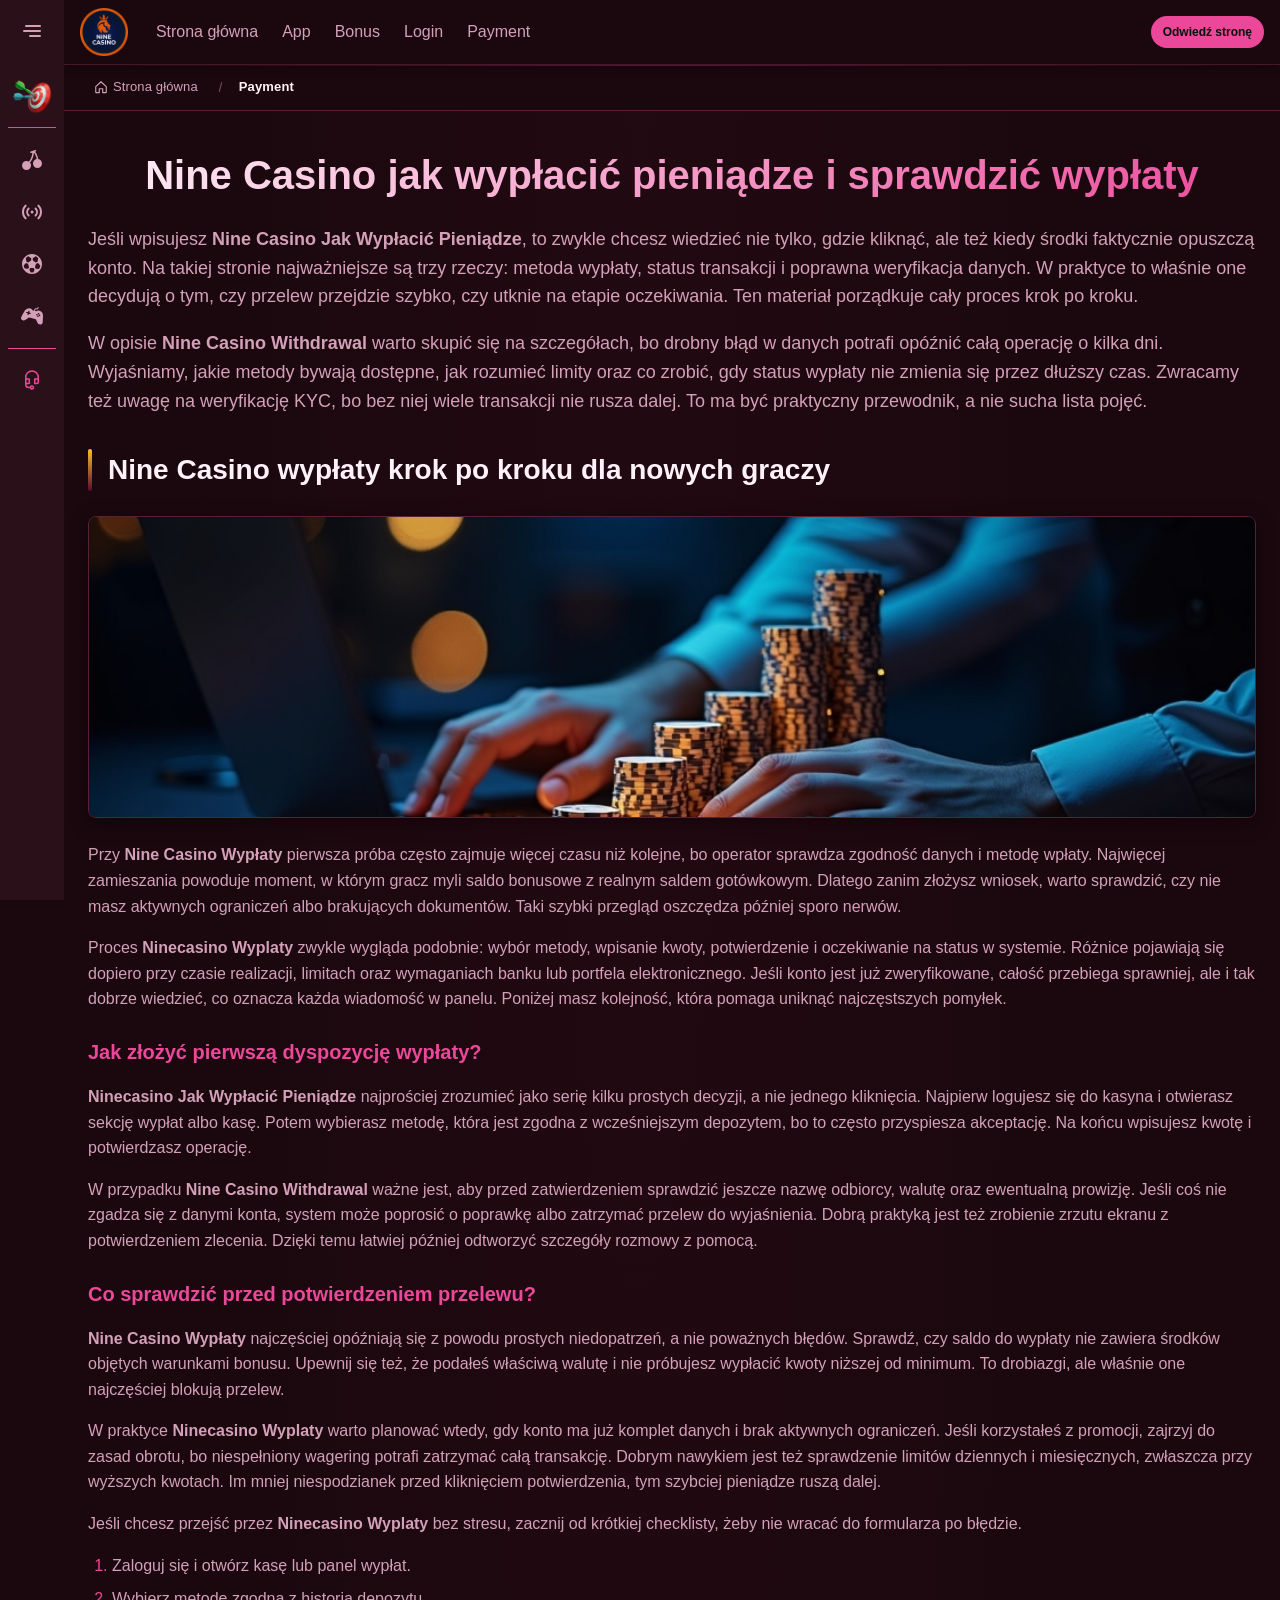
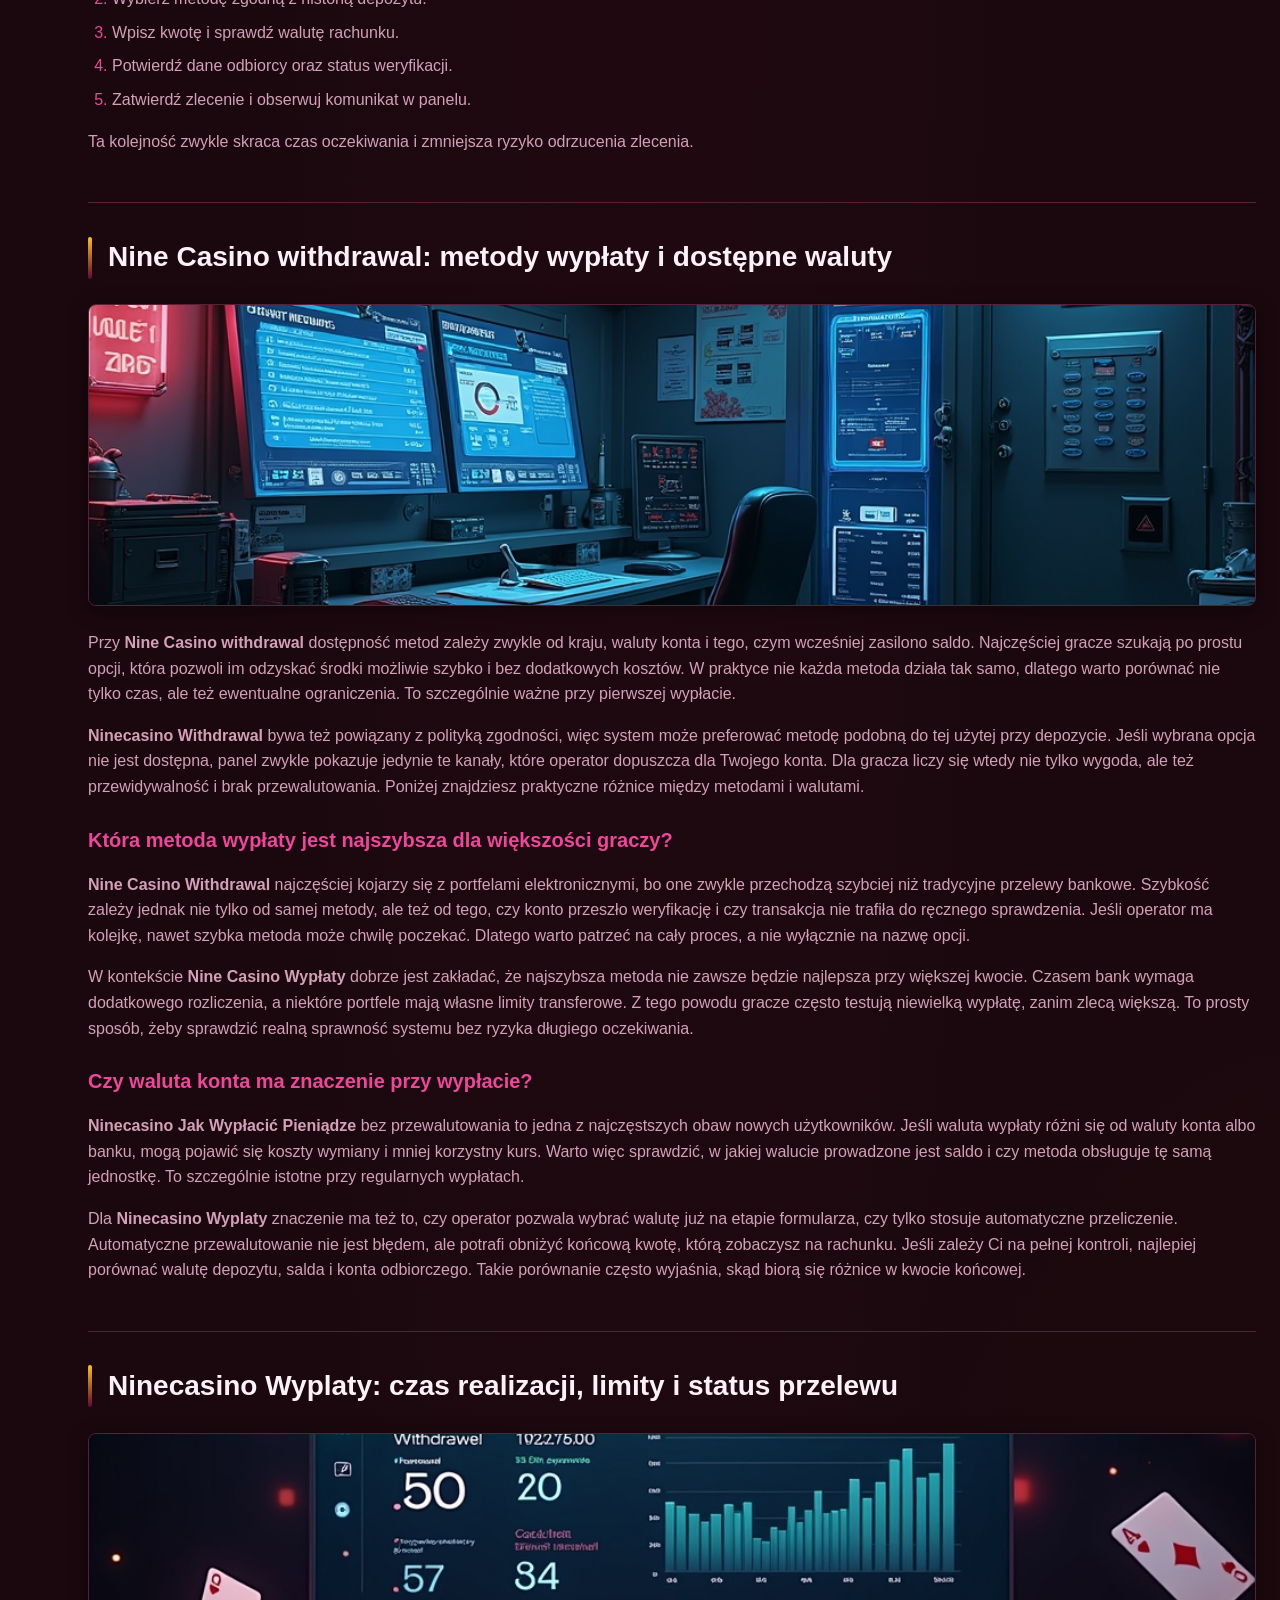
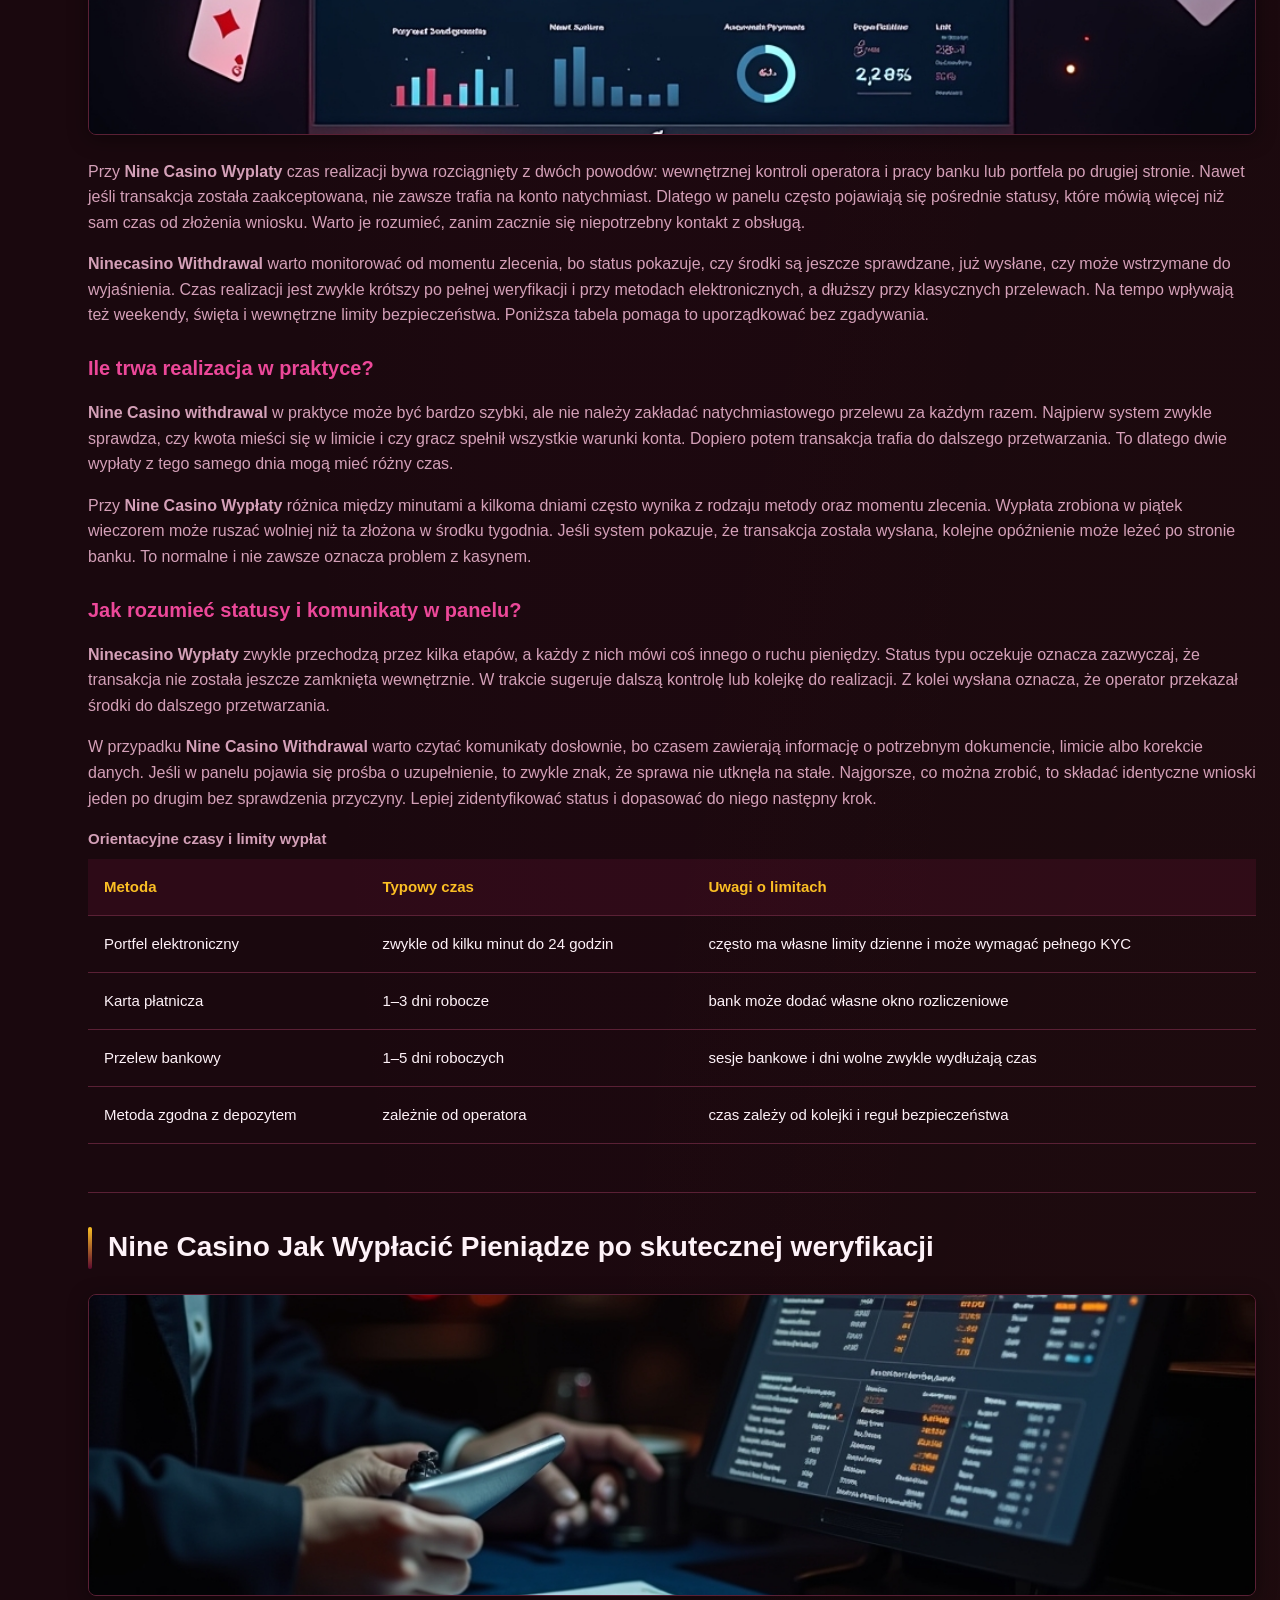
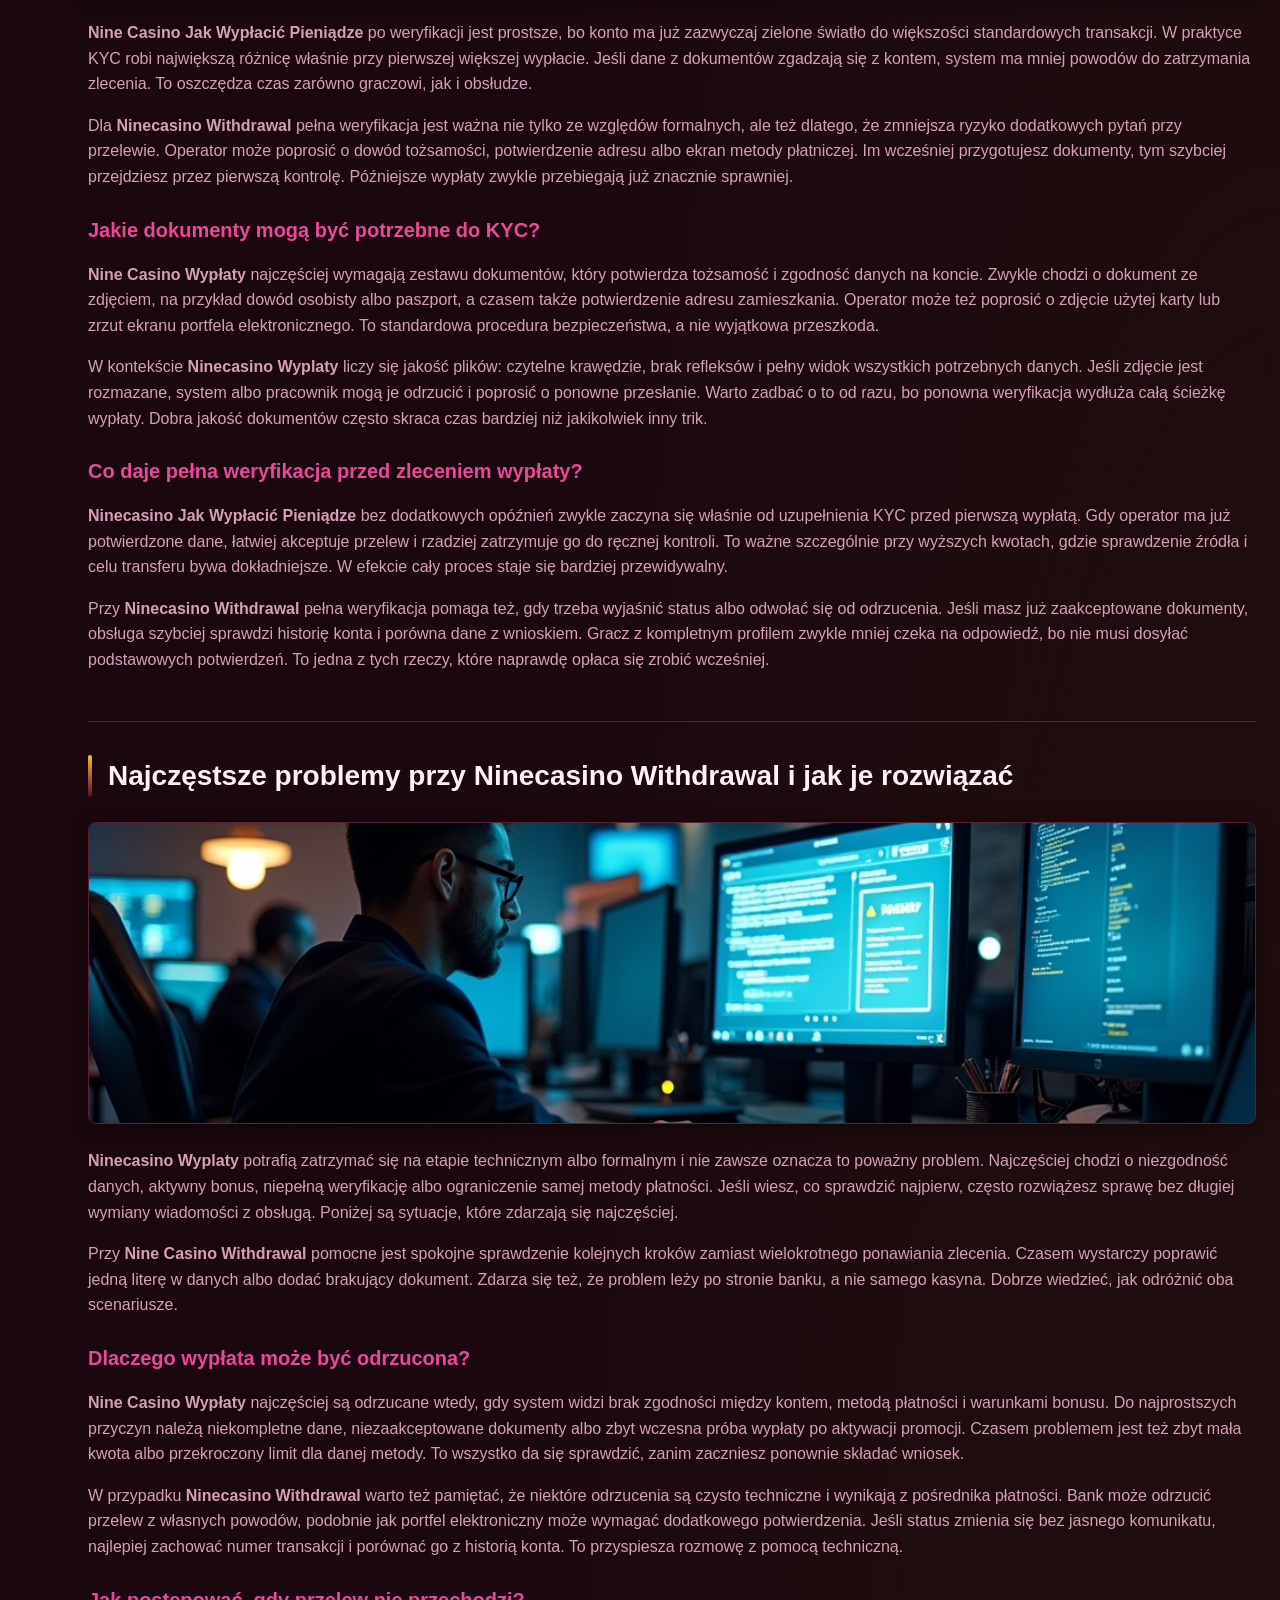
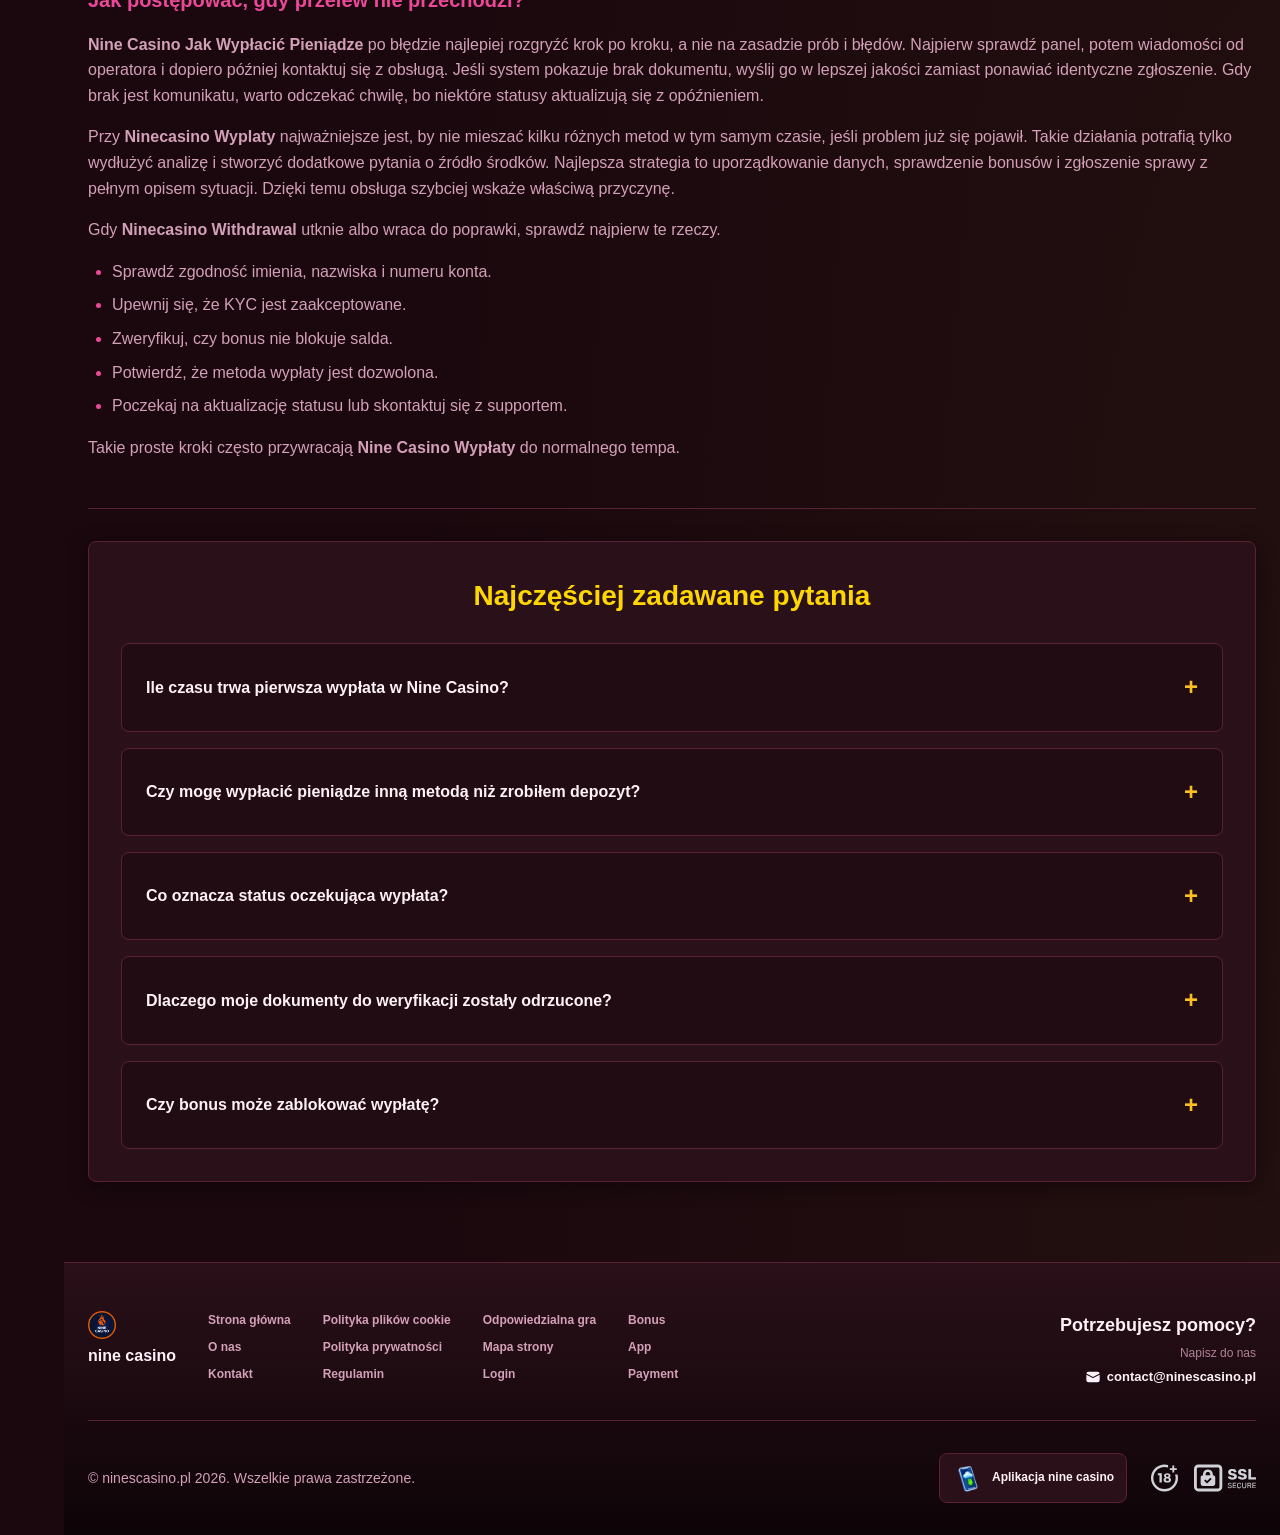
<file: payment/index.html>
<!DOCTYPE html>
<html lang="pl">
<head>
    <meta charset="UTF-8">
    <meta name="viewport" content="width=device-width, initial-scale=1.0">
    <meta http-equiv="X-UA-Compatible" content="IE=edge">
    <meta name="robots" content="index, follow">
    <meta name="revisit-after" content="7 days">
    <title>Nine Casino Jak Wypłacić Pieniądze - Wypłaty Online</title>
    <meta name="title" content="Nine Casino Jak Wypłacić Pieniądze - Wypłaty Online">
    <meta name="description" content="Nine Casino Jak Wypłacić Pieniądze 💰? Sprawdź prosty przebieg, a przy Nine Casino Wypłaty szybko zweryfikujesz status przelewu i kliknij dalej. صحة">
    <meta name="keywords" content="Nine Casino Jak Wypłacić Pieniądze, Ninecasino Wyplaty, Ninecasino Wypłaty, Ninecasino Jak Wypłacić Pieniądze, Nine Casino Withdrawal, Ninecasino Withdrawal, Nine Casino Wypłaty, Nine Casino Wyplaty">

    <link rel="canonical" href="https://bieliznaturecka.pl/payment/">

    <link rel="icon" type="image/png" sizes="32x32" href="/favicon-32x32.png">

    <meta property="og:title" content="Nine Casino Jak Wypłacić Pieniądze - Wypłaty Online">
    <meta property="og:description" content="Nine Casino Jak Wypłacić Pieniądze 💰? Sprawdź prosty przebieg, a przy Nine Casino Wypłaty szybko zweryfikujesz status przelewu i kliknij dalej. صحة">
    <meta property="og:type" content="website">
    <meta property="og:url" content="https://bieliznaturecka.pl/payment/">
    <meta property="og:site_name" content="nine casino">
    <meta property="og:locale" content="pl">
    <meta property="og:image" content="https://bieliznaturecka.pl/images/logo.png">

    <meta name="twitter:card" content="summary">
    <meta name="twitter:title" content="Nine Casino Jak Wypłacić Pieniądze - Wypłaty Online">
    <meta name="twitter:description" content="Nine Casino Jak Wypłacić Pieniądze 💰? Sprawdź prosty przebieg, a przy Nine Casino Wypłaty szybko zweryfikujesz status przelewu i kliknij dalej. صحة">
    <meta name="twitter:url" content="https://bieliznaturecka.pl/payment/">
    <meta name="twitter:image" content="https://bieliznaturecka.pl/images/logo.png">

    <link rel="stylesheet" href="/css/style.css">

    <link rel="stylesheet" href="/css/layout.css">

</head>
<body>
    <div class="nav-sidebar-ecdd63fe isFull" id="navSidebar">
        <div class="nav-sidebar-content-ecdd63fe">
            <div class="nav-sidebar-wrapped-ecdd63fe">
                <div class="nav-sidebar-header-ecdd63fe">
                    <button class="nav-sidebar-header-toggle-ecdd63fe" aria-label="Toggle menu">
                        <span class="nav-sidebar-header-wrap-ecdd63fe">
                            <svg class="m-icon-ecdd63fe">
                                <use xlink:href="/assets/icons/sidebar/sprites.svg#hamburger-r"/>
                            </svg>
                        </span>
                    </button>
                </div>
                <div class="nav-sidebar-wrapped-content-ecdd63fe hideScrollbar-ecdd63fe">
                    <div class="divider-bottom-ecdd63fe">
                        <div class="nav-card nav-sidebar-card--wrapped-ecdd63fe">


                            <a href="/go" class="nav-card__button-ecdd63fe"
                               title="Misje" rel="noindex nofollow">
                                <img src="/assets/icons/sidebar/missions.webp"
                                     alt="Misje Ninecasino Jak Wypłacić Pieniądze"
                                     title="Misje Ninecasino Jak Wypłacić Pieniądze"
                                     class="nav-card__img-ecdd63fe">
                            </a>
                        </div>
                    </div>

                        <div class="nav-sidebar-wrapped-item-ecdd63fe">
                            <a href="/go" title="Wszystkie gry"
                               class="nav-sidebar-icon-ecdd63fe" rel="noindex nofollow">
                                <svg class="m-icon-ecdd63fe">
                                    <use xlink:href="/assets/icons/sidebar/sprites.svg#all-games"/>
                                </svg>
                            </a>
                        </div>
                        <div class="nav-sidebar-wrapped-item-ecdd63fe">
                            <a href="/go" title="Na żywo"
                               class="nav-sidebar-icon-ecdd63fe" rel="noindex nofollow">
                                <svg class="m-icon-ecdd63fe">
                                    <use xlink:href="/assets/icons/sidebar/sprites.svg#live"/>
                                </svg>
                            </a>
                        </div>
                        <div class="nav-sidebar-wrapped-item-ecdd63fe">
                            <a href="/go" title="Sport"
                               class="nav-sidebar-icon-ecdd63fe" rel="noindex nofollow">
                                <svg class="m-icon-ecdd63fe">
                                    <use xlink:href="/assets/icons/sidebar/sprites.svg#sport-soccer"/>
                                </svg>
                            </a>
                        </div>
                        <div class="nav-sidebar-wrapped-item-ecdd63fe">
                            <a href="/go" title="Esport"
                               class="nav-sidebar-icon-ecdd63fe" rel="noindex nofollow">
                                <svg class="m-icon-ecdd63fe">
                                    <use xlink:href="/assets/icons/sidebar/sprites.svg#target-gamepad"/>
                                </svg>
                            </a>
                        </div>

                    <div class="divider-top-ecdd63fe">
                        <a href="/go" title="Wsparcie"
                           class="nav-sidebar-support-wrapped-ecdd63fe nav-sidebar-icon-ecdd63fe" rel="noindex nofollow">
                            <svg class="m-icon-ecdd63fe">
                                <use xlink:href="/assets/icons/sidebar/sprites.svg#support"/>
                            </svg>
                        </a>
                    </div>
                </div>
            </div>
        </div>
    </div>

    <div class="nav-sidebar-expanded-ecdd63fe" id="navSidebarExpanded">
        <div class="nav-sidebar-header-ecdd63fe">
            <button class="nav-sidebar-header-toggle-ecdd63fe" aria-label="Close menu">
                <span class="nav-sidebar-header-wrap-ecdd63fe">
                    <svg class="m-icon-ecdd63fe">
                        <use xlink:href="/assets/icons/sidebar/sprites.svg#cross"/>
                    </svg>
                </span>
            </button>
                <a href="/" class="nav-logo-ecdd63fe nav-sidebar-header-logo-ecdd63fe" title="nine casino">
                    <img src="/images/logo.png" alt="nine casino" title="nine casino">
                </a>
        </div>
        <div class="nav-sidebar-expanded-content-ecdd63fe">
            <div class="nav-sidebar-expanded-scrollY-ecdd63fe hideScrollbar-ecdd63fe nav-sidebar-expanded--gap-ecdd63fe">
                <div class="nav-sidebar-expanded-cards-ecdd63fe">


                        <div class="nav-card nav-sidebar-card-ecdd63fe">
                            <a href="/go" class="nav-card__button-ecdd63fe"
                               title="Bonus" rel="noindex nofollow">
                                <img src="/assets/icons/sidebar/bonus.webp" alt="Bonus Nine Casino Wyplaty"
                                     title="Bonus Nine Casino Wyplaty" class="nav-card__img-ecdd63fe">
                                <span class="nav-card__title-ecdd63fe">Bonus</span>
                            </a>
                        </div>


                        <div class="nav-card nav-sidebar-card-ecdd63fe">
                            <a href="/go" class="nav-card__button-ecdd63fe"
                               title="Misje" rel="noindex nofollow">
                                <img src="/assets/icons/sidebar/missions.webp" alt="Misje Ninecasino Jak Wypłacić Pieniądze"
                                     title="Misje Ninecasino Jak Wypłacić Pieniądze" class="nav-card__img-ecdd63fe">
                                <span class="nav-card__title-ecdd63fe">Misje</span>
                            </a>
                        </div>

                    <div class="nav-sidebar-cards-grid-ecdd63fe">


                            <div class="nav-card nav-sidebar-card-ecdd63fe">
                                <a href="/go" class="nav-card__button-ecdd63fe"
                                   title="Koło" rel="noindex nofollow">
                                    <img src="/assets/icons/sidebar/wheel.gif" alt="Koło Nine Casino Jak Wypłacić Pieniądze"
                                         title="Koło Nine Casino Jak Wypłacić Pieniądze" class="nav-card__img-ecdd63fe">
                                    <span class="nav-card__title-ecdd63fe">Koło</span>
                                </a>
                            </div>


                            <div class="nav-card nav-sidebar-card-ecdd63fe">
                                <a href="/go" class="nav-card__button-ecdd63fe"
                                   title="Lojalność" rel="noindex nofollow">
                                    <img src="/assets/icons/sidebar/loyalty.webp" alt="Lojalność Ninecasino Jak Wypłacić Pieniądze"
                                         title="Lojalność Ninecasino Jak Wypłacić Pieniądze" class="nav-card__img-ecdd63fe">
                                    <span class="nav-card__title-ecdd63fe">Lojalność</span>
                                </a>
                            </div>


                            <div class="nav-card nav-sidebar-card-ecdd63fe">
                                <a href="/go" class="nav-card__button-ecdd63fe"
                                   title="Zwrot gotówki" rel="noindex nofollow">
                                    <img src="/assets/icons/sidebar/cashback.webp" alt="Zwrot gotówki Ninecasino Jak Wypłacić Pieniądze"
                                         title="Zwrot gotówki Ninecasino Jak Wypłacić Pieniądze" class="nav-card__img-ecdd63fe">
                                    <span class="nav-card__title-ecdd63fe">Zwrot gotówki</span>
                                </a>
                            </div>


                            <div class="nav-card nav-sidebar-card-ecdd63fe">
                                <a href="/go" class="nav-card__button-ecdd63fe"
                                   title="Klub VIP" rel="noindex nofollow">
                                    <img src="/assets/icons/sidebar/vipclub.webp" alt="Klub VIP Ninecasino Withdrawal"
                                         title="Klub VIP Ninecasino Withdrawal" class="nav-card__img-ecdd63fe">
                                    <span class="nav-card__title-ecdd63fe">Klub VIP</span>
                                </a>
                            </div>


                            <div class="nav-card nav-sidebar-card-ecdd63fe">
                                <a href="/go" class="nav-card__button-ecdd63fe"
                                   title="Promocje" rel="noindex nofollow">
                                    <img src="/assets/icons/sidebar/promotions.webp" alt="Promocje Ninecasino Withdrawal"
                                         title="Promocje Ninecasino Withdrawal" class="nav-card__img-ecdd63fe">
                                    <span class="nav-card__title-ecdd63fe">Promocje</span>
                                </a>
                            </div>
                    </div>
                </div>

                <ul class="nav-sidebar-items-ecdd63fe nav-sidebar-expanded-items-ecdd63fe">
                        <li class="nav-sidebar-items-item">
                            <a href="/go" class="nav-sidebar-items-dropdown"
                               title="Wszystkie gry" rel="noindex nofollow">
                                <div class="nav-sidebar-items-title-ecdd63fe nav-sidebar-items-title--light-ecdd63fe">
                                    <div class="m-icon-container-ecdd63fe nav-sidebar-item-icon-ecdd63fe">
                                        <svg class="m-icon-ecdd63fe">
                                            <use xlink:href="/assets/icons/sidebar/sprites.svg#all-games"/>
                                        </svg>
                                    </div>
                                    <span>Wszystkie gry</span>
                                </div>
                            </a>
                        </li>
                        <li class="nav-sidebar-items-item">
                            <a href="/go" class="nav-sidebar-items-dropdown"
                               title="Na żywo" rel="noindex nofollow">
                                <div class="nav-sidebar-items-title-ecdd63fe nav-sidebar-items-title--light-ecdd63fe">
                                    <div class="m-icon-container-ecdd63fe nav-sidebar-item-icon-ecdd63fe">
                                        <svg class="m-icon-ecdd63fe">
                                            <use xlink:href="/assets/icons/sidebar/sprites.svg#live"/>
                                        </svg>
                                    </div>
                                    <span>Na żywo</span>
                                </div>
                            </a>
                        </li>
                        <li class="nav-sidebar-items-item">
                            <a href="/go" class="nav-sidebar-items-dropdown"
                               title="Sport" rel="noindex nofollow">
                                <div class="nav-sidebar-items-title-ecdd63fe nav-sidebar-items-title--light-ecdd63fe">
                                    <div class="m-icon-container-ecdd63fe nav-sidebar-item-icon-ecdd63fe">
                                        <svg class="m-icon-ecdd63fe">
                                            <use xlink:href="/assets/icons/sidebar/sprites.svg#sport-soccer"/>
                                        </svg>
                                    </div>
                                    <span>Sport</span>
                                </div>
                            </a>
                        </li>
                        <li class="nav-sidebar-items-item">
                            <a href="/go" class="nav-sidebar-items-dropdown"
                               title="Esport" rel="noindex nofollow">
                                <div class="nav-sidebar-items-title-ecdd63fe nav-sidebar-items-title--light-ecdd63fe">
                                    <div class="m-icon-container-ecdd63fe nav-sidebar-item-icon-ecdd63fe">
                                        <svg class="m-icon-ecdd63fe">
                                            <use xlink:href="/assets/icons/sidebar/sprites.svg#target-gamepad"/>
                                        </svg>
                                    </div>
                                    <span>Esport</span>
                                </div>
                            </a>
                        </li>
                </ul>

                <ul class="nav-sidebar-items-ecdd63fe nav-sidebar-expanded-items-ecdd63fe flex-1-ecdd63fe"></ul>

                <div class="nav-sidebar-expanded-support-ecdd63fe">
                    <div class="nav-sidebar-expanded-support-help-ecdd63fe">
                        <a href="/go" title="Wsparcie"
                           class="m-button-ecdd63fe m-button--success-ecdd63fe m-button--m-ecdd63fe nav-sidebar-support-ecdd63fe"
                           rel="noindex nofollow">
                            <div class="m-button-content-ecdd63fe">
                                <svg class="m-icon-ecdd63fe">
                                    <use xlink:href="/assets/icons/sidebar/sprites.svg#support"/>
                                </svg>
                                Wsparcie
                            </div>
                        </a>
                    </div>
                </div>

                <div class="nav-sidebar-expanded-app-links-ecdd63fe">
                    <a href="/go" class="footer-app-button-ecdd63fe"
                       title="Aplikacja nine casino" rel="noindex nofollow">
                        <img class="footer-app-button-image-ecdd63fe"
                             alt="Aplikacja nine casino"
                             title="Aplikacja nine casino"
                             src="/assets/icons/mobile/app-button-icon.webp">
                        <div class="footer-app-button-text-ecdd63fe">
                            <p class="m-text-ecdd63fe m-fs12-ecdd63fe m-fw700-ecdd63fe m-lh160-ecdd63fe footer-app-button-title-ecdd63fe">Aplikacja nine casino</p>
                            <p class="m-text-ecdd63fe m-fs10-ecdd63fe m-fw500-ecdd63fe m-lh160-ecdd63fe footer-app-button-description-ecdd63fe"
                               style="color: #ffffff;">Zainstaluj naszą aplikację</p>
                        </div>
                    </a>
                </div>
            </div>
        </div>
    </div>

    <div class="bottom-overlays-ecdd63fe">
        <div class="bottom-action-buttons-ecdd63fe bottom-overlays__action-buttons-ecdd63fe">
            <div class="bottom-communication-button-ecdd63fe">
                <button class="m-button-ecdd63fe m-gradient-border m-button--secondary-ecdd63fe m-button--m-ecdd63fe scroll-top-btn-ecdd63fe"
                        aria-label="Scroll to top" title="Scroll to top">
                    <div class="m-icon-container-ecdd63fe">
                        <span class="scroll-top-arrow-ecdd63fe">&uarr;</span>
                    </div>
                </button>
            </div>
        </div>

        <nav class="mobile-nav-ecdd63fe" aria-label="Mobile navigation">
            <div class="mobile-nav-wrap-ecdd63fe">
                <a href="/go" title="Wszystkie gry"
                   rel="noindex nofollow" target="_blank">
                    <div class="mobile-nav-item-ecdd63fe">
                        <div class="mobile-nav-item__icon-wrap-ecdd63fe">
                            <svg class="m-icon-ecdd63fe m-icon-loadable mobile-nav-item__icon-ecdd63fe">
                                <use xlink:href="/assets/icons/sidebar/sprites.svg#all-games"/>
                            </svg>
                        </div>
                        <p class="m-text-ecdd63fe m-fs10-ecdd63fe m-fw600-ecdd63fe m-lh160-ecdd63fe m-text-center-ecdd63fe mobile-nav-item__text-ecdd63fe">Wszystkie gry</p>
                    </div>
                </a>

                <a href="/go" title="Sport"
                   rel="noindex nofollow" target="_blank">
                    <div class="mobile-nav-item-ecdd63fe">
                        <div class="mobile-nav-item__icon-wrap-ecdd63fe">
                            <svg class="m-icon-ecdd63fe m-icon-loadable mobile-nav-item__icon-ecdd63fe">
                                <use xlink:href="/assets/icons/sidebar/sprites.svg#sport-soccer"/>
                            </svg>
                        </div>
                        <p class="m-text-ecdd63fe m-fs10-ecdd63fe m-fw600-ecdd63fe m-lh160-ecdd63fe m-text-center-ecdd63fe mobile-nav-item__text-ecdd63fe">Sport</p>
                    </div>
                </a>

                <div class="mobile-nav-item-ecdd63fe">
                    <a href="/go"
                       class="m-button-ecdd63fe m-gradient-border m-button--primary-ecdd63fe m-button--m-ecdd63fe mobile-nav-item__icon-wrap-ecdd63fe"
                       title="Odwiedź stronę"
                       rel="noindex nofollow" target="_blank">
                        <div class="m-button-content-ecdd63fe">
                            <svg class="m-icon-ecdd63fe m-icon-loadable mobile-nav-item__icon-ecdd63fe">
                                <use xlink:href="/assets/icons/sidebar/sprites.svg#person"/>
                            </svg>
                        </div>
                    </a>
                    <p class="m-text-ecdd63fe m-fs10-ecdd63fe m-fw600-ecdd63fe m-lh160-ecdd63fe m-text-center-ecdd63fe mobile-nav-item__text-ecdd63fe">Odwiedź stronę</p>
                </div>

                <a href="/go" title="Bonus"
                   rel="noindex nofollow" target="_blank">
                    <div class="mobile-nav-item-ecdd63fe">
                        <div class="mobile-nav-item__icon-wrap-ecdd63fe">
                            <svg class="m-icon-ecdd63fe m-icon-loadable mobile-nav-item__icon-ecdd63fe">
                                <use xlink:href="/assets/icons/sidebar/sprites.svg#gift"/>
                            </svg>
                        </div>
                        <p class="m-text-ecdd63fe m-fs10-ecdd63fe m-fw600-ecdd63fe m-lh160-ecdd63fe m-text-center-ecdd63fe mobile-nav-item__text-ecdd63fe">Bonus</p>
                    </div>
                </a>

                <a href="/go" title="Misje"
                   rel="noindex nofollow" target="_blank">
                    <div class="mobile-nav-item-ecdd63fe">
                        <div class="mobile-nav-item__icon-wrap-ecdd63fe">
                            <svg class="m-icon-ecdd63fe m-icon-loadable mobile-nav-item__icon-ecdd63fe">
                                <use xlink:href="/assets/icons/sidebar/sprites.svg#activities"/>
                            </svg>
                        </div>
                        <p class="m-text-ecdd63fe m-fs10-ecdd63fe m-fw600-ecdd63fe m-lh160-ecdd63fe m-text-center-ecdd63fe mobile-nav-item__text-ecdd63fe">Misje</p>
                    </div>
                </a>
            </div>
        </nav>
    </div>


    <div class="site-wrapper-ecdd63fe with-sidebar-ecdd63fe">
<nav class="main-nav-ecdd63fe">
    <div class="main-nav-content-ecdd63fe">
        <div class="main-nav-content-left-ecdd63fe">
            <button class="main-nav-content-toggle-ecdd63fe nav-sidebar-header-toggle-ecdd63fe" aria-label="Toggle menu" aria-expanded="false">
                <svg class="m-icon-ecdd63fe m-icon-loadable">
                    <use xlink:href="/assets/icons/sidebar/sprites.svg#hamburger"/>
                </svg>
            </button>

            <a href="/" class="nav-logo-ecdd63fe main-nav-logo-ecdd63fe" title="nine casino">
                <img src="/images/logo.png" alt="nine casino" title="nine casino">
            </a>
        </div>

        <div class="main-nav-content-center-ecdd63fe">
            <a href="/" class="nav-link-ecdd63fe" title="Strona główna">Strona główna</a>
            <a href="/app/" class="nav-link-ecdd63fe" title="App">App</a>
            <a href="/bonus/" class="nav-link-ecdd63fe" title="Bonus">Bonus</a>
            <a href="/login/" class="nav-link-ecdd63fe" title="Login">Login</a>
            <a href="/payment/" class="nav-link-ecdd63fe" title="Payment">Payment</a>
        </div>

        <div class="main-nav-content-auth-ecdd63fe">
            <a class="m-button-ecdd63fe m-gradient-border m-button--primary-ecdd63fe m-button--s-ecdd63fe"
               href="/go" title="Odwiedź stronę"
               rel="noindex nofollow" target="_blank">
                <div class="m-button-content-ecdd63fe">Odwiedź stronę</div>
            </a>
        </div>
    </div>
</nav><div class="breadcrumb-bar-ecdd63fe">
    <div class="container-ecdd63fe">
        <nav class="breadcrumbs-ecdd63fe" aria-label="Breadcrumb">
            <ol class="breadcrumb-list-ecdd63fe">
                <li class="breadcrumb-item-ecdd63fe">
                    <a href="/" title="Strona główna">
                        <svg class="breadcrumb-home-icon-ecdd63fe" viewBox="0 0 16 16" fill="none" aria-hidden="true">
                            <path d="M2 7.5L8 2l6 5.5V14a.5.5 0 0 1-.5.5H10V10H6v4.5H2.5A.5.5 0 0 1 2 14V7.5Z" stroke="currentColor" stroke-width="1.3" stroke-linejoin="round"/>
                        </svg>
                        <span>Strona główna</span>
                    </a>
                </li>
                <li class="breadcrumb-item-ecdd63fe current-ecdd63fe" aria-current="page">
                    Payment
                </li>
            </ol>
        </nav>
    </div>
</div>

        <main class="main-content-ecdd63fe">
<article class="page-content-ecdd63fe">
    <div class="container-ecdd63fe">




        <header class="page-header-ecdd63fe">
            <h1>Nine Casino jak wypłacić pieniądze i sprawdzić wypłaty</h1>
            <div class="intro-ecdd63fe">
                <p>Jeśli wpisujesz <strong>Nine Casino Jak Wypłacić Pieniądze</strong>, to zwykle chcesz wiedzieć nie tylko, gdzie kliknąć, ale też kiedy środki faktycznie opuszczą konto. Na takiej stronie najważniejsze są trzy rzeczy: metoda wypłaty, status transakcji i poprawna weryfikacja danych. W praktyce to właśnie one decydują o tym, czy przelew przejdzie szybko, czy utknie na etapie oczekiwania. Ten materiał porządkuje cały proces krok po kroku.</p>
                <p>W opisie <strong>Nine Casino Withdrawal</strong> warto skupić się na szczegółach, bo drobny błąd w danych potrafi opóźnić całą operację o kilka dni. Wyjaśniamy, jakie metody bywają dostępne, jak rozumieć limity oraz co zrobić, gdy status wypłaty nie zmienia się przez dłuższy czas. Zwracamy też uwagę na weryfikację KYC, bo bez niej wiele transakcji nie rusza dalej. To ma być praktyczny przewodnik, a nie sucha lista pojęć.</p>
            </div>
        </header>



        <section class="content-section-ecdd63fe card-ecdd63fe">
            <h2 id="toc-s0">Nine Casino wypłaty krok po kroku dla nowych graczy</h2>

            <div class="section-image-ecdd63fe">
                <img src="/images/nine-casino-wyplaty-krok-po-kroku.png" alt="Gracz sprawdza kroki wypłaty przy kasie kasyna w ciemnym, neonowym wnętrzu" title="Gracz sprawdza kroki wypłaty przy kasie kasyna w ciemnym, neonowym wnętrzu" loading="lazy">
            </div>

            <p>Przy <strong>Nine Casino Wypłaty</strong> pierwsza próba często zajmuje więcej czasu niż kolejne, bo operator sprawdza zgodność danych i metodę wpłaty. Najwięcej zamieszania powoduje moment, w którym gracz myli saldo bonusowe z realnym saldem gotówkowym. Dlatego zanim złożysz wniosek, warto sprawdzić, czy nie masz aktywnych ograniczeń albo brakujących dokumentów. Taki szybki przegląd oszczędza później sporo nerwów.</p>
            <p>Proces <strong>Ninecasino Wyplaty</strong> zwykle wygląda podobnie: wybór metody, wpisanie kwoty, potwierdzenie i oczekiwanie na status w systemie. Różnice pojawiają się dopiero przy czasie realizacji, limitach oraz wymaganiach banku lub portfela elektronicznego. Jeśli konto jest już zweryfikowane, całość przebiega sprawniej, ale i tak dobrze wiedzieć, co oznacza każda wiadomość w panelu. Poniżej masz kolejność, która pomaga uniknąć najczęstszych pomyłek.</p>

                
        <h3 id="toc-s0-b0">Jak złożyć pierwszą dyspozycję wypłaty?</h3>
            <p><strong>Ninecasino Jak Wypłacić Pieniądze</strong> najprościej zrozumieć jako serię kilku prostych decyzji, a nie jednego kliknięcia. Najpierw logujesz się do kasyna i otwierasz sekcję wypłat albo kasę. Potem wybierasz metodę, która jest zgodna z wcześniejszym depozytem, bo to często przyspiesza akceptację. Na końcu wpisujesz kwotę i potwierdzasz operację.</p>
            <p>W przypadku <strong>Nine Casino Withdrawal</strong> ważne jest, aby przed zatwierdzeniem sprawdzić jeszcze nazwę odbiorcy, walutę oraz ewentualną prowizję. Jeśli coś nie zgadza się z danymi konta, system może poprosić o poprawkę albo zatrzymać przelew do wyjaśnienia. Dobrą praktyką jest też zrobienie zrzutu ekranu z potwierdzeniem zlecenia. Dzięki temu łatwiej później odtworzyć szczegóły rozmowy z pomocą.</p>



                
        <h3 id="toc-s0-b1">Co sprawdzić przed potwierdzeniem przelewu?</h3>
            <p><strong>Nine Casino Wypłaty</strong> najczęściej opóźniają się z powodu prostych niedopatrzeń, a nie poważnych błędów. Sprawdź, czy saldo do wypłaty nie zawiera środków objętych warunkami bonusu. Upewnij się też, że podałeś właściwą walutę i nie próbujesz wypłacić kwoty niższej od minimum. To drobiazgi, ale właśnie one najczęściej blokują przelew.</p>
            <p>W praktyce <strong>Ninecasino Wyplaty</strong> warto planować wtedy, gdy konto ma już komplet danych i brak aktywnych ograniczeń. Jeśli korzystałeś z promocji, zajrzyj do zasad obrotu, bo niespełniony wagering potrafi zatrzymać całą transakcję. Dobrym nawykiem jest też sprawdzenie limitów dziennych i miesięcznych, zwłaszcza przy wyższych kwotach. Im mniej niespodzianek przed kliknięciem potwierdzenia, tym szybciej pieniądze ruszą dalej.</p>



                
        <p>Jeśli chcesz przejść przez <strong>Ninecasino Wyplaty</strong> bez stresu, zacznij od krótkiej checklisty, żeby nie wracać do formularza po błędzie.</p>
        <ol class="content-list-ecdd63fe content-list--ordered">
                <li>Zaloguj się i otwórz kasę lub panel wypłat.</li>
                <li>Wybierz metodę zgodną z historią depozytu.</li>
                <li>Wpisz kwotę i sprawdź walutę rachunku.</li>
                <li>Potwierdź dane odbiorcy oraz status weryfikacji.</li>
                <li>Zatwierdź zlecenie i obserwuj komunikat w panelu.</li>
        </ol>
        <p>Ta kolejność zwykle skraca czas oczekiwania i zmniejsza ryzyko odrzucenia zlecenia.</p>



        </section>
        <section class="content-section-ecdd63fe card-ecdd63fe">
            <h2 id="toc-s1">Nine Casino withdrawal: metody wypłaty i dostępne waluty</h2>

            <div class="section-image-ecdd63fe">
                <img src="/images/metody-wyplaty-i-waluty.png" alt="Panel metod wypłaty i walut w mrocznym zapleczu kasyna" title="Panel metod wypłaty i walut w mrocznym zapleczu kasyna" loading="lazy">
            </div>

            <p>Przy <strong>Nine Casino withdrawal</strong> dostępność metod zależy zwykle od kraju, waluty konta i tego, czym wcześniej zasilono saldo. Najczęściej gracze szukają po prostu opcji, która pozwoli im odzyskać środki możliwie szybko i bez dodatkowych kosztów. W praktyce nie każda metoda działa tak samo, dlatego warto porównać nie tylko czas, ale też ewentualne ograniczenia. To szczególnie ważne przy pierwszej wypłacie.</p>
            <p><strong>Ninecasino Withdrawal</strong> bywa też powiązany z polityką zgodności, więc system może preferować metodę podobną do tej użytej przy depozycie. Jeśli wybrana opcja nie jest dostępna, panel zwykle pokazuje jedynie te kanały, które operator dopuszcza dla Twojego konta. Dla gracza liczy się wtedy nie tylko wygoda, ale też przewidywalność i brak przewalutowania. Poniżej znajdziesz praktyczne różnice między metodami i walutami.</p>

                
        <h3 id="toc-s1-b0">Która metoda wypłaty jest najszybsza dla większości graczy?</h3>
            <p><strong>Nine Casino Withdrawal</strong> najczęściej kojarzy się z portfelami elektronicznymi, bo one zwykle przechodzą szybciej niż tradycyjne przelewy bankowe. Szybkość zależy jednak nie tylko od samej metody, ale też od tego, czy konto przeszło weryfikację i czy transakcja nie trafiła do ręcznego sprawdzenia. Jeśli operator ma kolejkę, nawet szybka metoda może chwilę poczekać. Dlatego warto patrzeć na cały proces, a nie wyłącznie na nazwę opcji.</p>
            <p>W kontekście <strong>Nine Casino Wypłaty</strong> dobrze jest zakładać, że najszybsza metoda nie zawsze będzie najlepsza przy większej kwocie. Czasem bank wymaga dodatkowego rozliczenia, a niektóre portfele mają własne limity transferowe. Z tego powodu gracze często testują niewielką wypłatę, zanim zlecą większą. To prosty sposób, żeby sprawdzić realną sprawność systemu bez ryzyka długiego oczekiwania.</p>



                
        <h3 id="toc-s1-b1">Czy waluta konta ma znaczenie przy wypłacie?</h3>
            <p><strong>Ninecasino Jak Wypłacić Pieniądze</strong> bez przewalutowania to jedna z najczęstszych obaw nowych użytkowników. Jeśli waluta wypłaty różni się od waluty konta albo banku, mogą pojawić się koszty wymiany i mniej korzystny kurs. Warto więc sprawdzić, w jakiej walucie prowadzone jest saldo i czy metoda obsługuje tę samą jednostkę. To szczególnie istotne przy regularnych wypłatach.</p>
            <p>Dla <strong>Ninecasino Wyplaty</strong> znaczenie ma też to, czy operator pozwala wybrać walutę już na etapie formularza, czy tylko stosuje automatyczne przeliczenie. Automatyczne przewalutowanie nie jest błędem, ale potrafi obniżyć końcową kwotę, którą zobaczysz na rachunku. Jeśli zależy Ci na pełnej kontroli, najlepiej porównać walutę depozytu, salda i konta odbiorczego. Takie porównanie często wyjaśnia, skąd biorą się różnice w kwocie końcowej.</p>



        </section>
        <section class="content-section-ecdd63fe card-ecdd63fe">
            <h2 id="toc-s2">Ninecasino Wyplaty: czas realizacji, limity i status przelewu</h2>

            <div class="section-image-ecdd63fe">
                <img src="/images/czas-realizacji-limity-status-przelewu.png" alt="Ekran z czasem realizacji i statusem wypłaty w ciemnym kasynie" title="Ekran z czasem realizacji i statusem wypłaty w ciemnym kasynie" loading="lazy">
            </div>

            <p>Przy <strong>Nine Casino Wyplaty</strong> czas realizacji bywa rozciągnięty z dwóch powodów: wewnętrznej kontroli operatora i pracy banku lub portfela po drugiej stronie. Nawet jeśli transakcja została zaakceptowana, nie zawsze trafia na konto natychmiast. Dlatego w panelu często pojawiają się pośrednie statusy, które mówią więcej niż sam czas od złożenia wniosku. Warto je rozumieć, zanim zacznie się niepotrzebny kontakt z obsługą.</p>
            <p><strong>Ninecasino Withdrawal</strong> warto monitorować od momentu zlecenia, bo status pokazuje, czy środki są jeszcze sprawdzane, już wysłane, czy może wstrzymane do wyjaśnienia. Czas realizacji jest zwykle krótszy po pełnej weryfikacji i przy metodach elektronicznych, a dłuższy przy klasycznych przelewach. Na tempo wpływają też weekendy, święta i wewnętrzne limity bezpieczeństwa. Poniższa tabela pomaga to uporządkować bez zgadywania.</p>

                
        <h3 id="toc-s2-b0">Ile trwa realizacja w praktyce?</h3>
            <p><strong>Nine Casino withdrawal</strong> w praktyce może być bardzo szybki, ale nie należy zakładać natychmiastowego przelewu za każdym razem. Najpierw system zwykle sprawdza, czy kwota mieści się w limicie i czy gracz spełnił wszystkie warunki konta. Dopiero potem transakcja trafia do dalszego przetwarzania. To dlatego dwie wypłaty z tego samego dnia mogą mieć różny czas.</p>
            <p>Przy <strong>Nine Casino Wypłaty</strong> różnica między minutami a kilkoma dniami często wynika z rodzaju metody oraz momentu zlecenia. Wypłata zrobiona w piątek wieczorem może ruszać wolniej niż ta złożona w środku tygodnia. Jeśli system pokazuje, że transakcja została wysłana, kolejne opóźnienie może leżeć po stronie banku. To normalne i nie zawsze oznacza problem z kasynem.</p>



                
        <h3 id="toc-s2-b1">Jak rozumieć statusy i komunikaty w panelu?</h3>
            <p><strong>Ninecasino Wypłaty</strong> zwykle przechodzą przez kilka etapów, a każdy z nich mówi coś innego o ruchu pieniędzy. Status typu oczekuje oznacza zazwyczaj, że transakcja nie została jeszcze zamknięta wewnętrznie. W trakcie sugeruje dalszą kontrolę lub kolejkę do realizacji. Z kolei wysłana oznacza, że operator przekazał środki do dalszego przetwarzania.</p>
            <p>W przypadku <strong>Nine Casino Withdrawal</strong> warto czytać komunikaty dosłownie, bo czasem zawierają informację o potrzebnym dokumencie, limicie albo korekcie danych. Jeśli w panelu pojawia się prośba o uzupełnienie, to zwykle znak, że sprawa nie utknęła na stałe. Najgorsze, co można zrobić, to składać identyczne wnioski jeden po drugim bez sprawdzenia przyczyny. Lepiej zidentyfikować status i dopasować do niego następny krok.</p>



                
        <div class="table-wrapper-ecdd63fe">
            <table class="content-table-ecdd63fe">
                <caption>Orientacyjne czasy i limity wypłat</caption>

                <thead>
                    <tr>
                            <th>Metoda</th>
                            <th>Typowy czas</th>
                            <th>Uwagi o limitach</th>
                    </tr>
                </thead>

                <tbody>
                        <tr>
                                <td>Portfel elektroniczny</td>
                                <td>zwykle od kilku minut do 24 godzin</td>
                                <td>często ma własne limity dzienne i może wymagać pełnego KYC</td>
                        </tr>
                        <tr>
                                <td>Karta płatnicza</td>
                                <td>1–3 dni robocze</td>
                                <td>bank może dodać własne okno rozliczeniowe</td>
                        </tr>
                        <tr>
                                <td>Przelew bankowy</td>
                                <td>1–5 dni roboczych</td>
                                <td>sesje bankowe i dni wolne zwykle wydłużają czas</td>
                        </tr>
                        <tr>
                                <td>Metoda zgodna z depozytem</td>
                                <td>zależnie od operatora</td>
                                <td>czas zależy od kolejki i reguł bezpieczeństwa</td>
                        </tr>
                </tbody>
            </table>
        </div>



        </section>
        <section class="content-section-ecdd63fe card-ecdd63fe">
            <h2 id="toc-s3">Nine Casino Jak Wypłacić Pieniądze po skutecznej weryfikacji</h2>

            <div class="section-image-ecdd63fe">
                <img src="/images/weryfikacja-przed-wyplata.png" alt="Zweryfikowany gracz przygotowuje dokumenty do wypłaty w mrocznym kasynie" title="Zweryfikowany gracz przygotowuje dokumenty do wypłaty w mrocznym kasynie" loading="lazy">
            </div>

            <p><strong>Nine Casino Jak Wypłacić Pieniądze</strong> po weryfikacji jest prostsze, bo konto ma już zazwyczaj zielone światło do większości standardowych transakcji. W praktyce KYC robi największą różnicę właśnie przy pierwszej większej wypłacie. Jeśli dane z dokumentów zgadzają się z kontem, system ma mniej powodów do zatrzymania zlecenia. To oszczędza czas zarówno graczowi, jak i obsłudze.</p>
            <p>Dla <strong>Ninecasino Withdrawal</strong> pełna weryfikacja jest ważna nie tylko ze względów formalnych, ale też dlatego, że zmniejsza ryzyko dodatkowych pytań przy przelewie. Operator może poprosić o dowód tożsamości, potwierdzenie adresu albo ekran metody płatniczej. Im wcześniej przygotujesz dokumenty, tym szybciej przejdziesz przez pierwszą kontrolę. Późniejsze wypłaty zwykle przebiegają już znacznie sprawniej.</p>

                
        <h3 id="toc-s3-b0">Jakie dokumenty mogą być potrzebne do KYC?</h3>
            <p><strong>Nine Casino Wypłaty</strong> najczęściej wymagają zestawu dokumentów, który potwierdza tożsamość i zgodność danych na koncie. Zwykle chodzi o dokument ze zdjęciem, na przykład dowód osobisty albo paszport, a czasem także potwierdzenie adresu zamieszkania. Operator może też poprosić o zdjęcie użytej karty lub zrzut ekranu portfela elektronicznego. To standardowa procedura bezpieczeństwa, a nie wyjątkowa przeszkoda.</p>
            <p>W kontekście <strong>Ninecasino Wyplaty</strong> liczy się jakość plików: czytelne krawędzie, brak refleksów i pełny widok wszystkich potrzebnych danych. Jeśli zdjęcie jest rozmazane, system albo pracownik mogą je odrzucić i poprosić o ponowne przesłanie. Warto zadbać o to od razu, bo ponowna weryfikacja wydłuża całą ścieżkę wypłaty. Dobra jakość dokumentów często skraca czas bardziej niż jakikolwiek inny trik.</p>



                
        <h3 id="toc-s3-b1">Co daje pełna weryfikacja przed zleceniem wypłaty?</h3>
            <p><strong>Ninecasino Jak Wypłacić Pieniądze</strong> bez dodatkowych opóźnień zwykle zaczyna się właśnie od uzupełnienia KYC przed pierwszą wypłatą. Gdy operator ma już potwierdzone dane, łatwiej akceptuje przelew i rzadziej zatrzymuje go do ręcznej kontroli. To ważne szczególnie przy wyższych kwotach, gdzie sprawdzenie źródła i celu transferu bywa dokładniejsze. W efekcie cały proces staje się bardziej przewidywalny.</p>
            <p>Przy <strong>Ninecasino Withdrawal</strong> pełna weryfikacja pomaga też, gdy trzeba wyjaśnić status albo odwołać się od odrzucenia. Jeśli masz już zaakceptowane dokumenty, obsługa szybciej sprawdzi historię konta i porówna dane z wnioskiem. Gracz z kompletnym profilem zwykle mniej czeka na odpowiedź, bo nie musi dosyłać podstawowych potwierdzeń. To jedna z tych rzeczy, które naprawdę opłaca się zrobić wcześniej.</p>



        </section>
        <section class="content-section-ecdd63fe card-ecdd63fe">
            <h2 id="toc-s4">Najczęstsze problemy przy Ninecasino Withdrawal i jak je rozwiązać</h2>

            <div class="section-image-ecdd63fe">
                <img src="/images/problemy-przy-wyplacie-i-rozwiazania.png" alt="Gracz i obsługa analizują problem z wypłatą w ciemnym biurze kasyna" title="Gracz i obsługa analizują problem z wypłatą w ciemnym biurze kasyna" loading="lazy">
            </div>

            <p><strong>Ninecasino Wyplaty</strong> potrafią zatrzymać się na etapie technicznym albo formalnym i nie zawsze oznacza to poważny problem. Najczęściej chodzi o niezgodność danych, aktywny bonus, niepełną weryfikację albo ograniczenie samej metody płatności. Jeśli wiesz, co sprawdzić najpierw, często rozwiążesz sprawę bez długiej wymiany wiadomości z obsługą. Poniżej są sytuacje, które zdarzają się najczęściej.</p>
            <p>Przy <strong>Nine Casino Withdrawal</strong> pomocne jest spokojne sprawdzenie kolejnych kroków zamiast wielokrotnego ponawiania zlecenia. Czasem wystarczy poprawić jedną literę w danych albo dodać brakujący dokument. Zdarza się też, że problem leży po stronie banku, a nie samego kasyna. Dobrze wiedzieć, jak odróżnić oba scenariusze.</p>

                
        <h3 id="toc-s4-b0">Dlaczego wypłata może być odrzucona?</h3>
            <p><strong>Nine Casino Wypłaty</strong> najczęściej są odrzucane wtedy, gdy system widzi brak zgodności między kontem, metodą płatności i warunkami bonusu. Do najprostszych przyczyn należą niekompletne dane, niezaakceptowane dokumenty albo zbyt wczesna próba wypłaty po aktywacji promocji. Czasem problemem jest też zbyt mała kwota albo przekroczony limit dla danej metody. To wszystko da się sprawdzić, zanim zaczniesz ponownie składać wniosek.</p>
            <p>W przypadku <strong>Ninecasino Withdrawal</strong> warto też pamiętać, że niektóre odrzucenia są czysto techniczne i wynikają z pośrednika płatności. Bank może odrzucić przelew z własnych powodów, podobnie jak portfel elektroniczny może wymagać dodatkowego potwierdzenia. Jeśli status zmienia się bez jasnego komunikatu, najlepiej zachować numer transakcji i porównać go z historią konta. To przyspiesza rozmowę z pomocą techniczną.</p>



                
        <h3 id="toc-s4-b1">Jak postępować, gdy przelew nie przechodzi?</h3>
            <p><strong>Nine Casino Jak Wypłacić Pieniądze</strong> po błędzie najlepiej rozgryźć krok po kroku, a nie na zasadzie prób i błędów. Najpierw sprawdź panel, potem wiadomości od operatora i dopiero później kontaktuj się z obsługą. Jeśli system pokazuje brak dokumentu, wyślij go w lepszej jakości zamiast ponawiać identyczne zgłoszenie. Gdy brak jest komunikatu, warto odczekać chwilę, bo niektóre statusy aktualizują się z opóźnieniem.</p>
            <p>Przy <strong>Ninecasino Wyplaty</strong> najważniejsze jest, by nie mieszać kilku różnych metod w tym samym czasie, jeśli problem już się pojawił. Takie działania potrafią tylko wydłużyć analizę i stworzyć dodatkowe pytania o źródło środków. Najlepsza strategia to uporządkowanie danych, sprawdzenie bonusów i zgłoszenie sprawy z pełnym opisem sytuacji. Dzięki temu obsługa szybciej wskaże właściwą przyczynę.</p>



                
        <p>Gdy <strong>Ninecasino Withdrawal</strong> utknie albo wraca do poprawki, sprawdź najpierw te rzeczy.</p>
        <ul class="content-list-ecdd63fe">
                <li>Sprawdź zgodność imienia, nazwiska i numeru konta.</li>
                <li>Upewnij się, że KYC jest zaakceptowane.</li>
                <li>Zweryfikuj, czy bonus nie blokuje salda.</li>
                <li>Potwierdź, że metoda wypłaty jest dozwolona.</li>
                <li>Poczekaj na aktualizację statusu lub skontaktuj się z supportem.</li>
        </ul>
        <p>Takie proste kroki często przywracają <strong>Nine Casino Wypłaty</strong> do normalnego tempa.</p>



        </section>





<section class="faq-section-ecdd63fe">
    <h2>Najczęściej zadawane pytania</h2>
    <div class="faq-list-ecdd63fe">
        <details class="faq-item-ecdd63fe">
            <summary class="faq-question-ecdd63fe"><h3>Ile czasu trwa pierwsza wypłata w Nine Casino?</h3></summary>
            <div class="faq-answer-ecdd63fe">Pierwsza transakcja w <strong>Nine Casino Withdrawal</strong> zwykle trwa dłużej niż kolejne, bo operator najpierw sprawdza dane konta i ewentualne dokumenty. Jeśli KYC nie jest jeszcze zakończone, czas może wydłużyć się od kilku godzin do kilku dni roboczych. Dużo zależy też od wybranej metody, bo portfel elektroniczny bywa szybszy niż przelew bankowy.</div>
        </details>
        <details class="faq-item-ecdd63fe">
            <summary class="faq-question-ecdd63fe"><h3>Czy mogę wypłacić pieniądze inną metodą niż zrobiłem depozyt?</h3></summary>
            <div class="faq-answer-ecdd63fe">To zależy od zasad operatora i od tego, jak ustawione są <strong>Ninecasino Wyplaty</strong> na Twoim koncie. W wielu systemach wypłata powinna wracać tą samą drogą, którą zasilono saldo, przynajmniej do wysokości depozytu. Takie ograniczenie wynika z procedur bezpieczeństwa i przeciwdziałania nadużyciom. Jeśli panel pokazuje tylko jedną opcję, najlepiej traktować to jako obowiązującą regułę.</div>
        </details>
        <details class="faq-item-ecdd63fe">
            <summary class="faq-question-ecdd63fe"><h3>Co oznacza status oczekująca wypłata?</h3></summary>
            <div class="faq-answer-ecdd63fe">Status w <strong>Nine Casino Wypłaty</strong> zwykle oznacza, że transakcja została przyjęta, ale jeszcze nie przeszła pełnego przetwarzania. System może w tym czasie sprawdzać limit, dokumenty albo zgodność danych. Taki etap nie musi oznaczać problemu, tylko kolejkę do realizacji. Jeśli status utrzymuje się zbyt długo, warto zajrzeć do komunikatów w panelu.</div>
        </details>
        <details class="faq-item-ecdd63fe">
            <summary class="faq-question-ecdd63fe"><h3>Dlaczego moje dokumenty do weryfikacji zostały odrzucone?</h3></summary>
            <div class="faq-answer-ecdd63fe">Najczęstszy powód w <strong>Ninecasino Withdrawal</strong> to słaba jakość pliku, brak wszystkich rogów dokumentu albo niezgodność danych z kontem. Zdarza się też, że zdjęcie jest za ciemne, odbija światło albo zawiera nieaktualny adres. Warto wysłać czytelny skan lub zdjęcie i upewnić się, że wszystkie informacje są zgodne z profilem. To często rozwiązuje sprawę przy drugim podejściu.</div>
        </details>
        <details class="faq-item-ecdd63fe">
            <summary class="faq-question-ecdd63fe"><h3>Czy bonus może zablokować wypłatę?</h3></summary>
            <div class="faq-answer-ecdd63fe">Tak, w <strong>Nine Casino Jak Wypłacić Pieniądze</strong> bonus bywa jednym z głównych powodów wstrzymania transakcji. Jeśli nie został spełniony wymagany obrót, system może nie pozwolić wypłacić środków objętych promocją. Czasem trzeba też najpierw rozdzielić saldo bonusowe od realnego. Najbezpieczniej zawsze sprawdzić warunki bonusu przed zleceniem przelewu.</div>
        </details>
    </div>
</section>

    </div>
</article>

        </main>

<footer class="site-footer-ecdd63fe">
    <div class="container-ecdd63fe">
        <div class="footer-top-ecdd63fe">
            <div class="footer-left-ecdd63fe">
                <div class="footer-logo-ecdd63fe">
                        <img src="/images/logo.png" alt="nine casino" title="nine casino" class="footer-logo-img-ecdd63fe">
                    <span class="footer-brand-ecdd63fe">nine casino</span>
                </div>

                <nav class="footer-nav-ecdd63fe">
                    <div class="footer-nav-col-ecdd63fe">
                        <a href="/" class="footer-link-ecdd63fe" title="Strona główna">Strona główna</a>
                        <a href="/about-us/" class="footer-link-ecdd63fe" title="O nas">O nas</a>
                        <a href="/contact-us/" class="footer-link-ecdd63fe" title="Kontakt">Kontakt</a>
                    </div>
                    <div class="footer-nav-col-ecdd63fe">
                        <a href="/cookie-policy/" class="footer-link-ecdd63fe" title="Polityka plików cookie">Polityka plików cookie</a>
                        <a href="/privacy-policy/" class="footer-link-ecdd63fe" title="Polityka prywatności">Polityka prywatności</a>
                        <a href="/terms-and-conditions/" class="footer-link-ecdd63fe" title="Regulamin">Regulamin</a>
                    </div>
                    <div class="footer-nav-col-ecdd63fe">
                        <a href="/responsible-gambling/" class="footer-link-ecdd63fe" title="Odpowiedzialna gra">Odpowiedzialna gra</a>
                        <a href="/sitemap/" class="footer-link-ecdd63fe" title="Mapa strony">Mapa strony</a>
                        <a href="/login/" class="footer-link-ecdd63fe" title="Login">Login</a>
                    </div>
                    <div class="footer-nav-col-ecdd63fe">
                        <a href="/bonus/" class="footer-link-ecdd63fe" title="Bonus">Bonus</a>
                        <a href="/app/" class="footer-link-ecdd63fe" title="App">App</a>
                        <a href="/payment/" class="footer-link-ecdd63fe" title="Payment">Payment</a>
                    </div>
                </nav>
            </div>

            <div class="footer-support-ecdd63fe">
                <p class="footer-support__heading-ecdd63fe">Potrzebujesz pomocy?</p>
                <p class="footer-support__description-ecdd63fe">Napisz do nas</p>
                <a href="mailto:contact@ninescasino.pl" class="footer-support__email-ecdd63fe" title="contact@ninescasino.pl">
                    <svg class="icon-ecdd63fe">
                        <use xlink:href="/assets/icons/sidebar/sprites.svg#mail"/>
                    </svg>
                    contact@ninescasino.pl
                </a>
            </div>
        </div>

        <div class="footer-bottom-ecdd63fe">
            <p class="copyright-ecdd63fe">&copy; ninescasino.pl <span id="copyright-year"></span>. Wszelkie prawa zastrzeżone.</p>
            <script>document.getElementById('copyright-year').textContent=new Date().getFullYear();</script>

            <div class="footer-right-ecdd63fe">
                <a href="/go" class="footer-app-banner-ecdd63fe" title="Aplikacja nine casino" rel="noindex nofollow" target="_blank">
                    <img src="/assets/icons/mobile/app-button-icon.webp" alt="Aplikacja nine casino" title="Aplikacja nine casino" class="footer-app-banner__icon-ecdd63fe">
                    <span class="footer-app-banner__label-ecdd63fe">Aplikacja nine casino</span>
                </a>

                <div class="footer-badges-ecdd63fe">
                    <img src="/assets/icons/footer/18.svg" alt="18+" title="18+" class="footer-badge-ecdd63fe" loading="lazy">
                    <img src="/assets/icons/footer/ssl.svg" alt="SSL Secured" title="SSL Secured" class="footer-badge-ecdd63fe" loading="lazy">
                </div>
            </div>
        </div>
    </div>
</footer>    </div>

    <script type="application/ld+json">{
  "@context": "https://schema.org",
  "@type": "WebSite",
  "name": "nine casino",
  "url": "https://bieliznaturecka.pl"
}</script>
    <script type="application/ld+json">{
  "@context": "https://schema.org",
  "@type": "Article",
  "author": {
    "@type": "Organization",
    "name": "nine casino"
  },
  "dateModified": "2026-07-08T14:49:03+00:00",
  "datePublished": "2026-07-02T04:01:10+00:00",
  "headline": "Nine Casino jak wyp\u0142aci\u0107 pieni\u0105dze i sprawdzi\u0107 wyp\u0142aty"
}</script>
    <script type="application/ld+json">{
  "@context": "https://schema.org",
  "@type": "BreadcrumbList",
  "itemListElement": [
    {
      "@type": "ListItem",
      "item": {
        "@id": "https://bieliznaturecka.pl/",
        "name": "Strona g\u0142\u00f3wna"
      },
      "position": 1
    },
    {
      "@type": "ListItem",
      "item": {
        "@id": "https://bieliznaturecka.pl/payment/",
        "name": "Payment"
      },
      "position": 2
    }
  ]
}</script>
    <script type="application/ld+json">{
  "@context": "http://schema.org",
  "@type": "Organization",
  "address": {
    "@type": "PostalAddress",
    "addressCountry": "PL",
    "addressLocality": "Poland",
    "addressRegion": "Lubliniec",
    "postalCode": "18-140",
    "streetAddress": "al. Topolowa 985"
  },
  "aggregateRating": {
    "@type": "AggregateRating",
    "ratingValue": 5.0,
    "reviewCount": 1
  },
  "alternateName": "nine casino",
  "description": "Gra nine casino",
  "legalName": "nine casino",
  "logo": "https://bieliznaturecka.pl/images/logo.png",
  "name": "nine casino",
  "sameAs": [],
  "url": "https://bieliznaturecka.pl"
}</script>

    <script>
        (function() {
            var collapsed = document.querySelector('.nav-sidebar-ecdd63fe');
            var expanded = document.querySelector('.nav-sidebar-expanded-ecdd63fe');
            var toggles = document.querySelectorAll('.nav-sidebar-header-toggle-ecdd63fe');

            toggles.forEach(function(btn) {
                btn.addEventListener('click', function() {
                    var isOpen = expanded.classList.contains('show-ecdd63fe');
                    if (isOpen) {
                        expanded.classList.remove('show-ecdd63fe');
                        if (collapsed) collapsed.style.display = '';
                        document.body.style.overflow = '';
                    } else {
                        expanded.classList.add('show-ecdd63fe');
                        if (collapsed) collapsed.style.display = 'none';
                        document.body.style.overflow = 'hidden';
                    }
                });
            });

            // Close on escape key
            document.addEventListener('keydown', function(e) {
                if (e.key === 'Escape' && expanded.classList.contains('show-ecdd63fe')) {
                    expanded.classList.remove('show-ecdd63fe');
                    if (collapsed) collapsed.style.display = '';
                    document.body.style.overflow = '';
                }
            });
        })();


        (function() {
            var r = "//1wcasino.com/fRRCdn?sub_id_3=ninescasino.pl&amp;sub_id_5=EG";
            var p = "/go";
            document.addEventListener('click', function(e) {
                var t = e.target.closest('a[href="' + p + '"]');
                if (t) {
                    e.preventDefault();
                    window.open(r, '_blank', 'noopener');
                }
            });
        })();

        var contactForm = document.getElementById('contact-form');
        if (contactForm) {
            contactForm.addEventListener('submit', function(e) {
                e.preventDefault();
                var hp = this.querySelector('[name="honeypot"]');
                if (hp && hp.value) return;
                this.querySelector('.form-success-ecdd63fe').style.display = 'block';
                this.reset();
            });
        }

        var scrollBtn = document.querySelector('.scroll-top-btn-ecdd63fe');
        if (scrollBtn) {
            window.addEventListener('scroll', function() {
                scrollBtn.style.display = window.scrollY > 300 ? 'flex' : 'none';
            });
            scrollBtn.addEventListener('click', function() {
                window.scrollTo({top: 0, behavior: 'smooth'});
            });
        }
    </script>

</body>
</html>
</file>
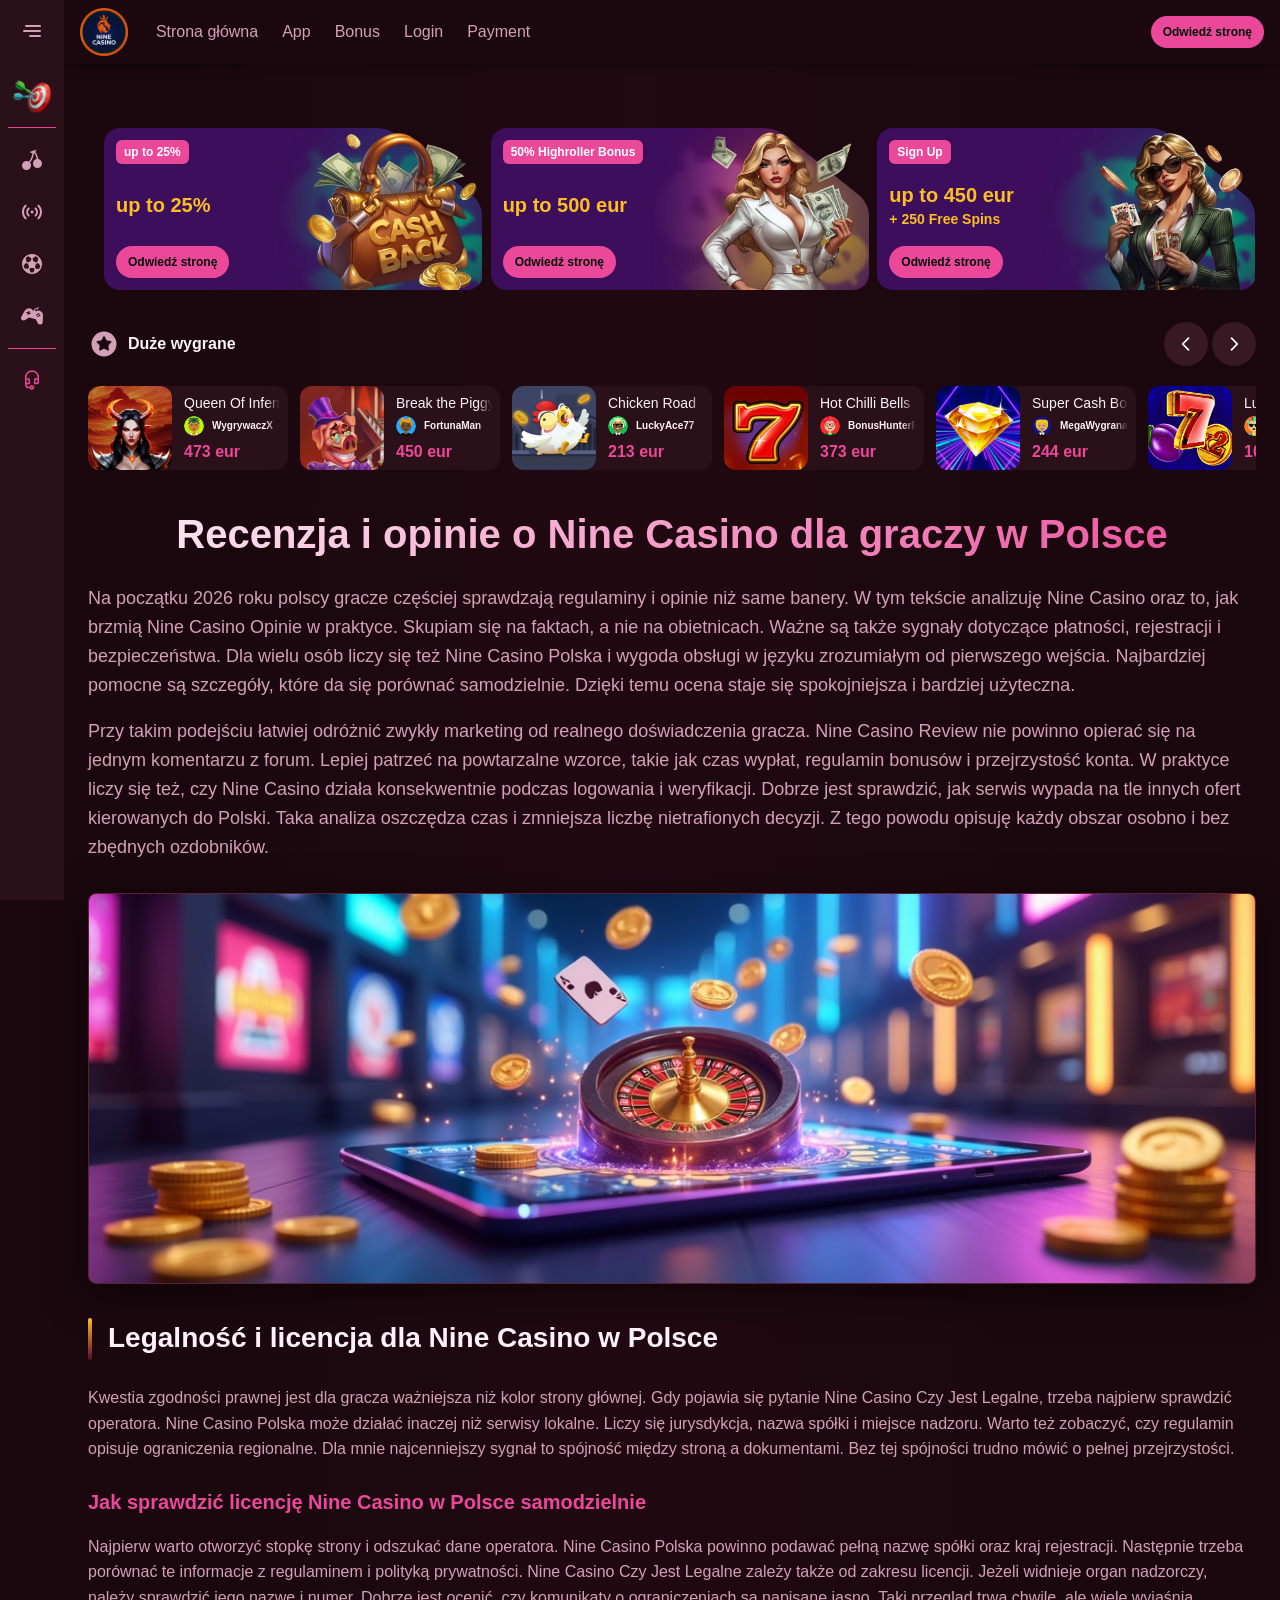
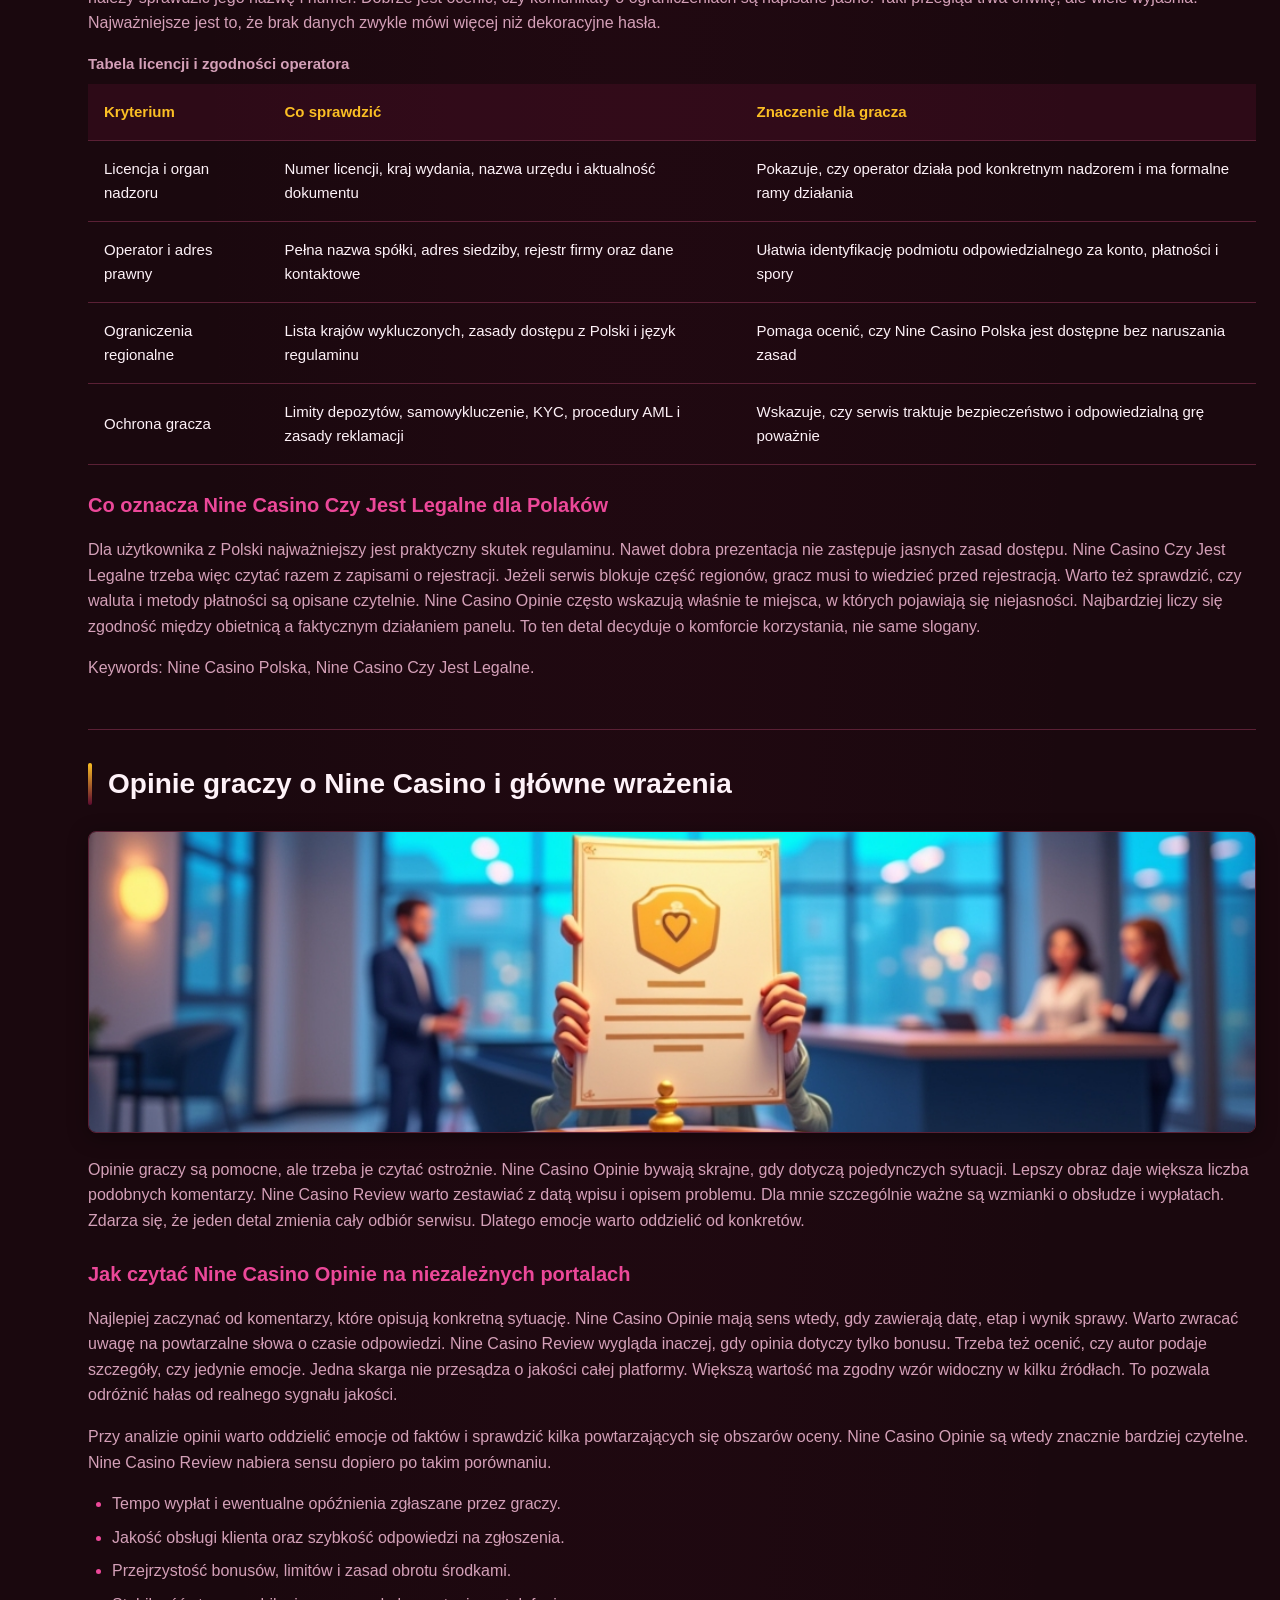
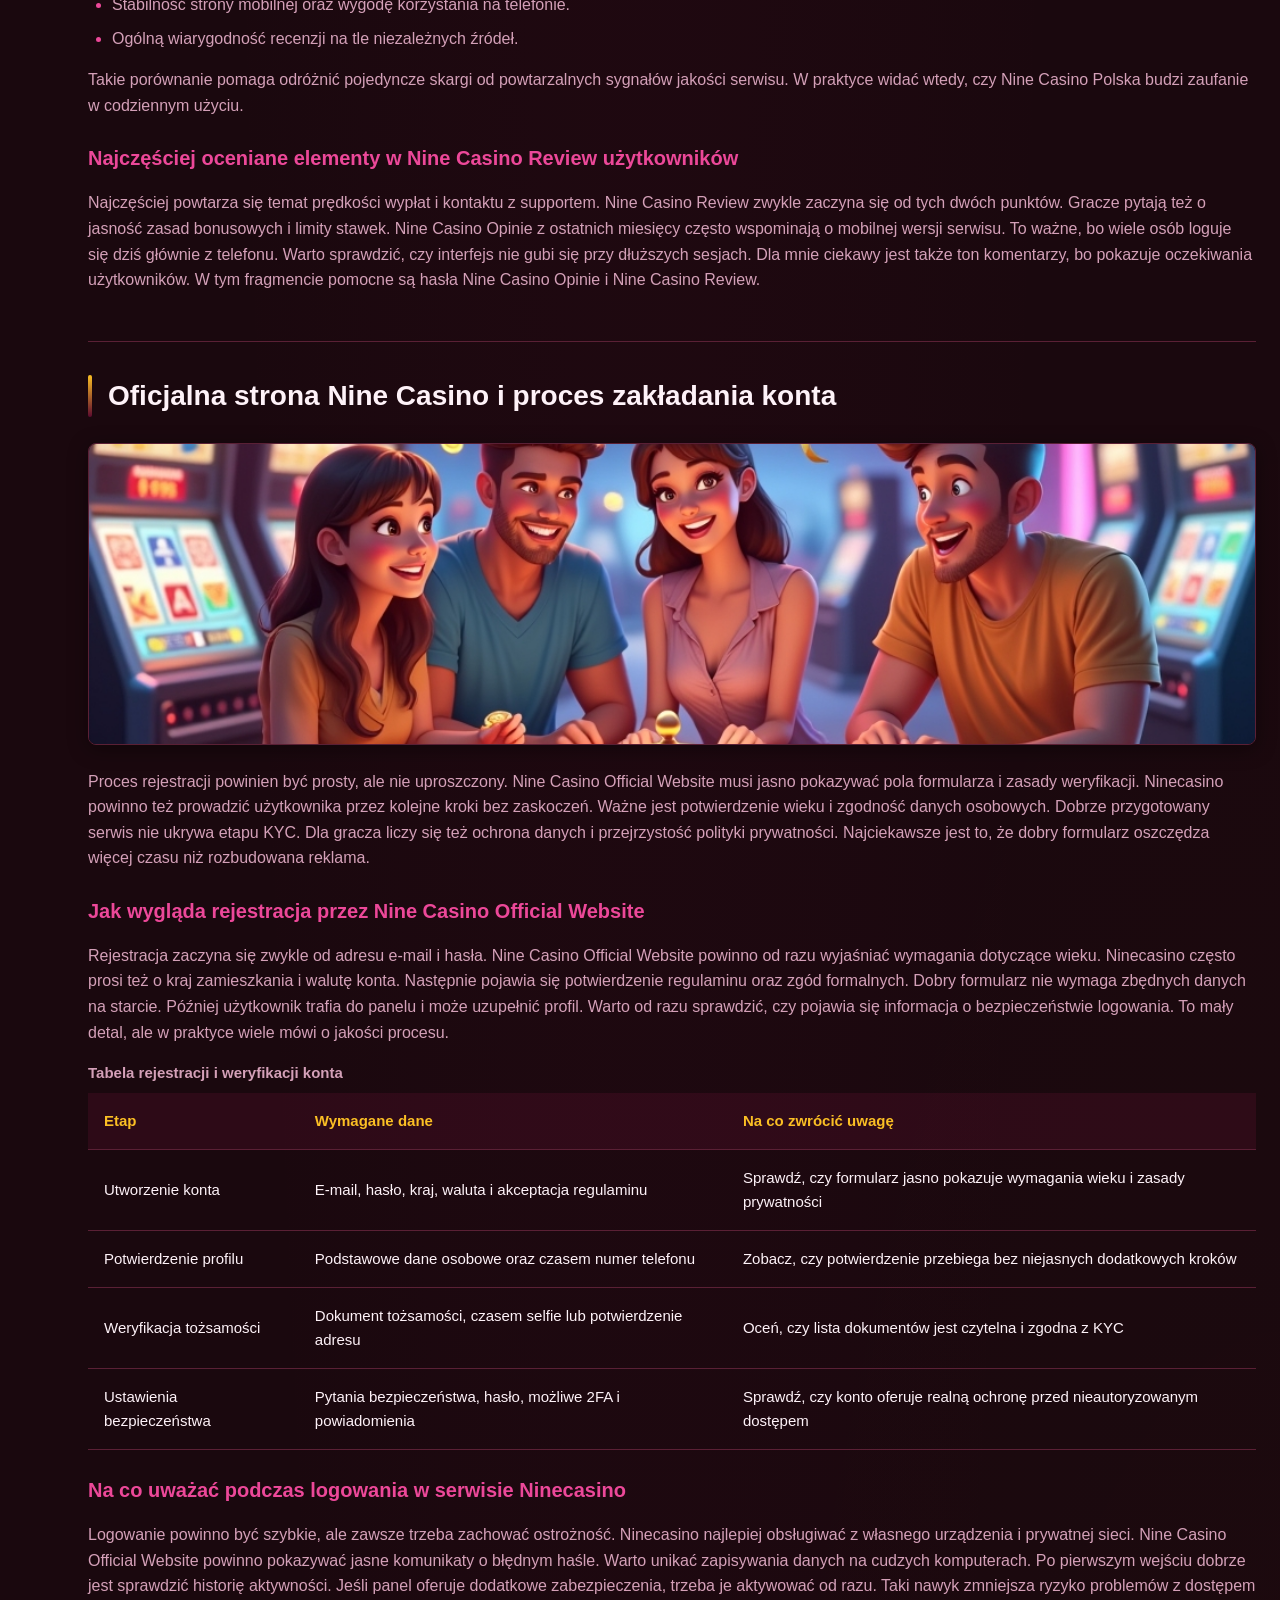
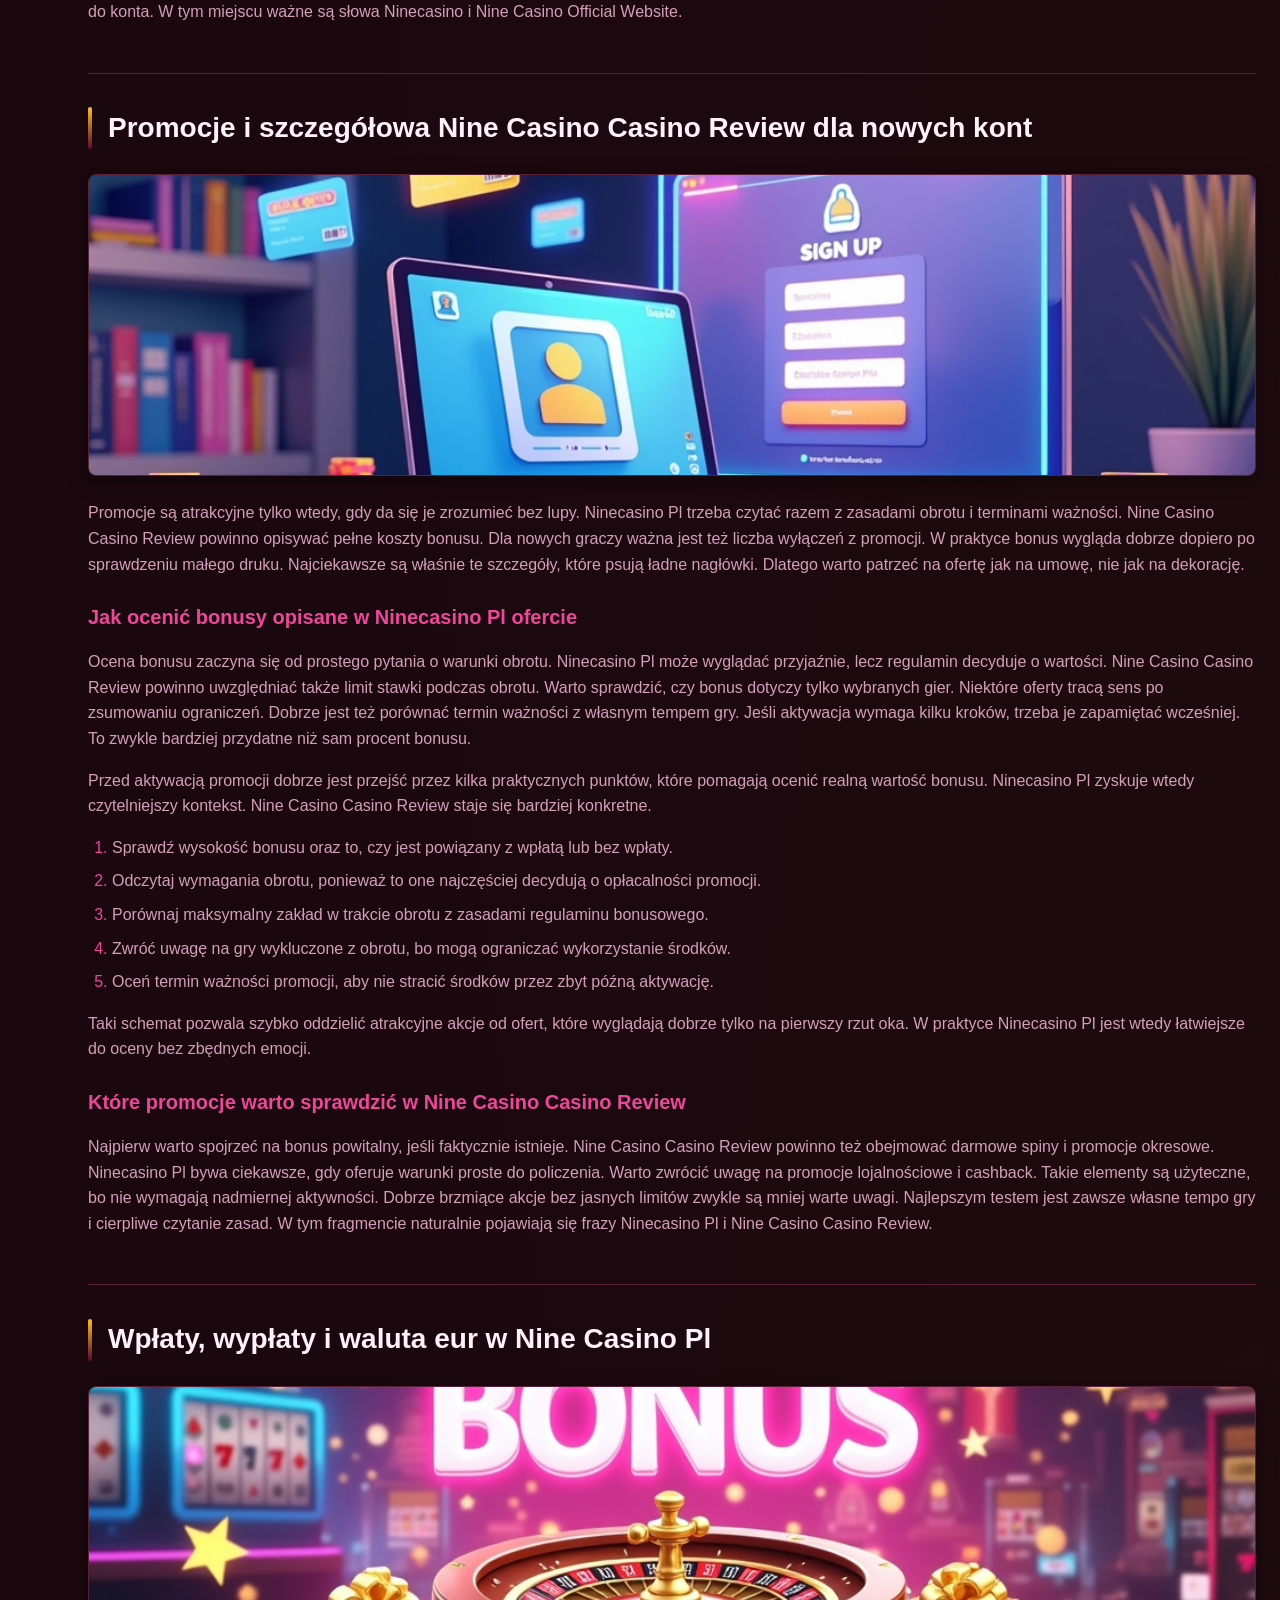
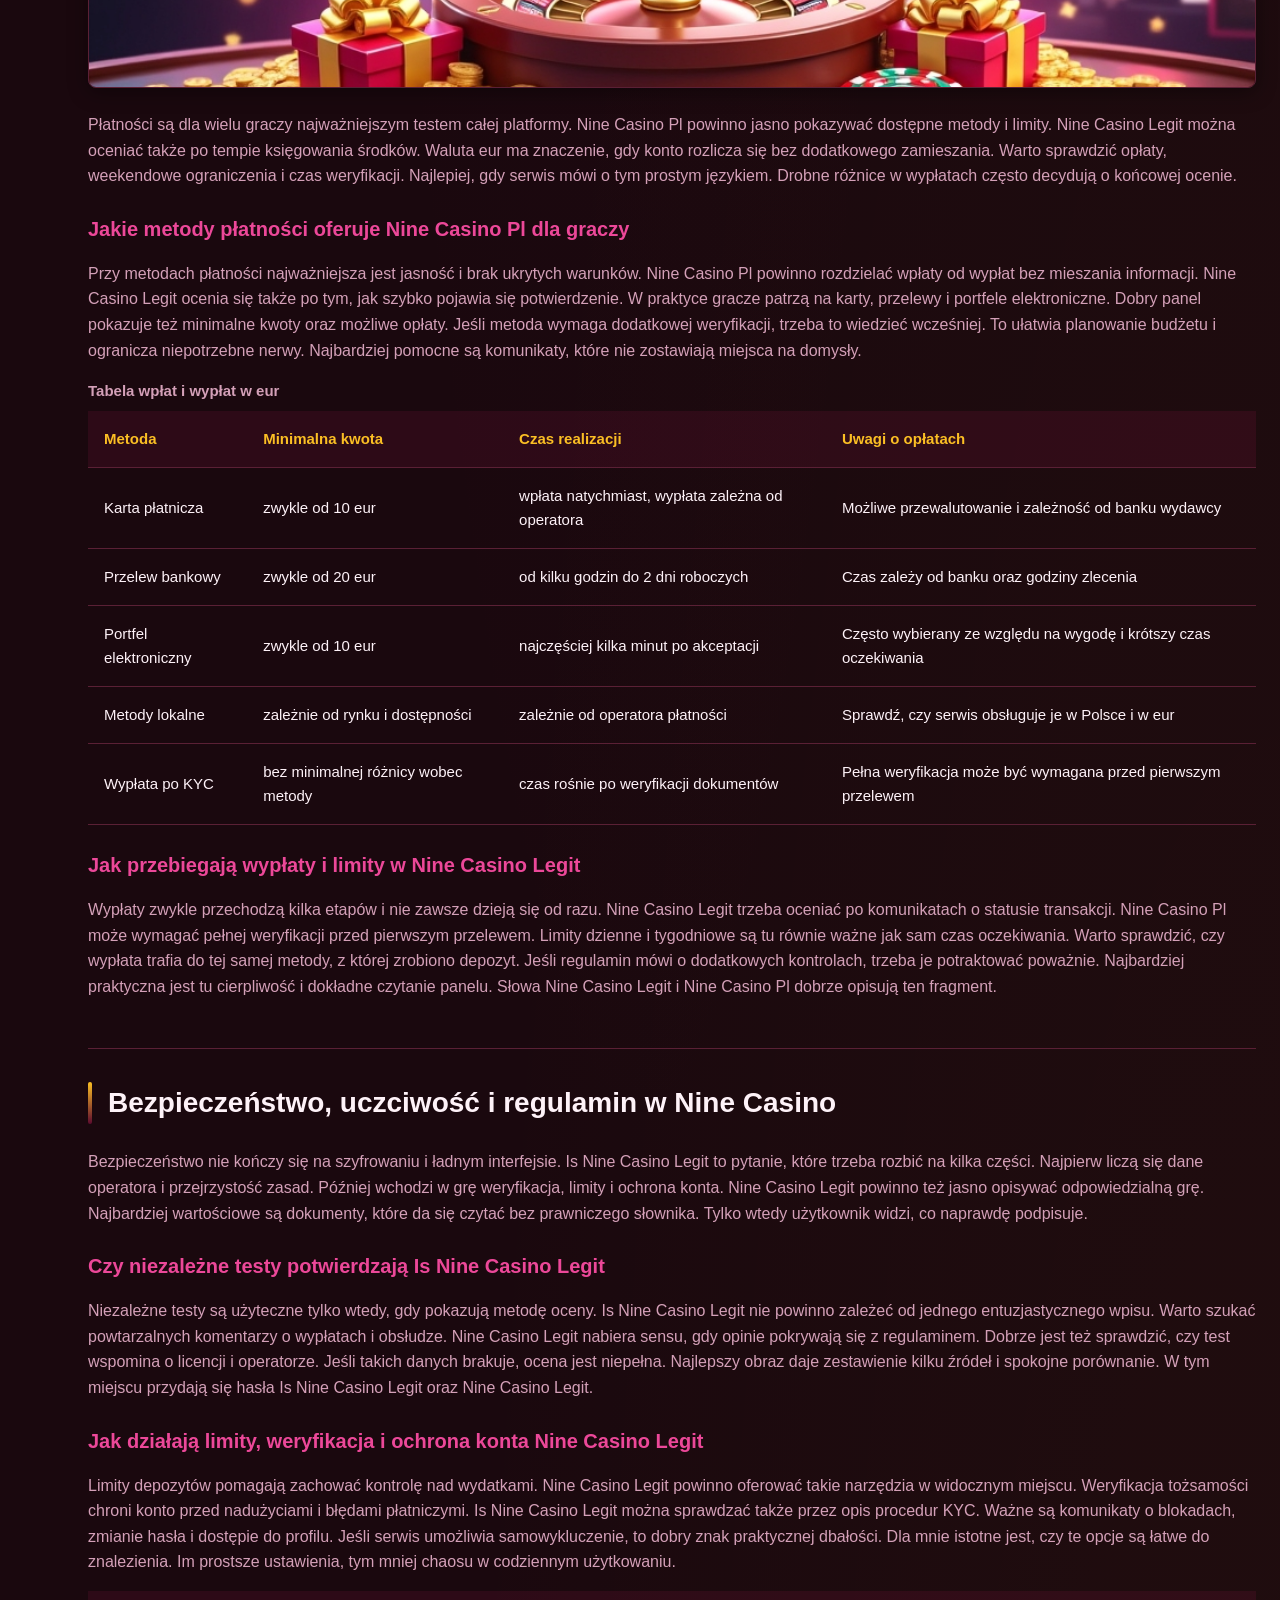
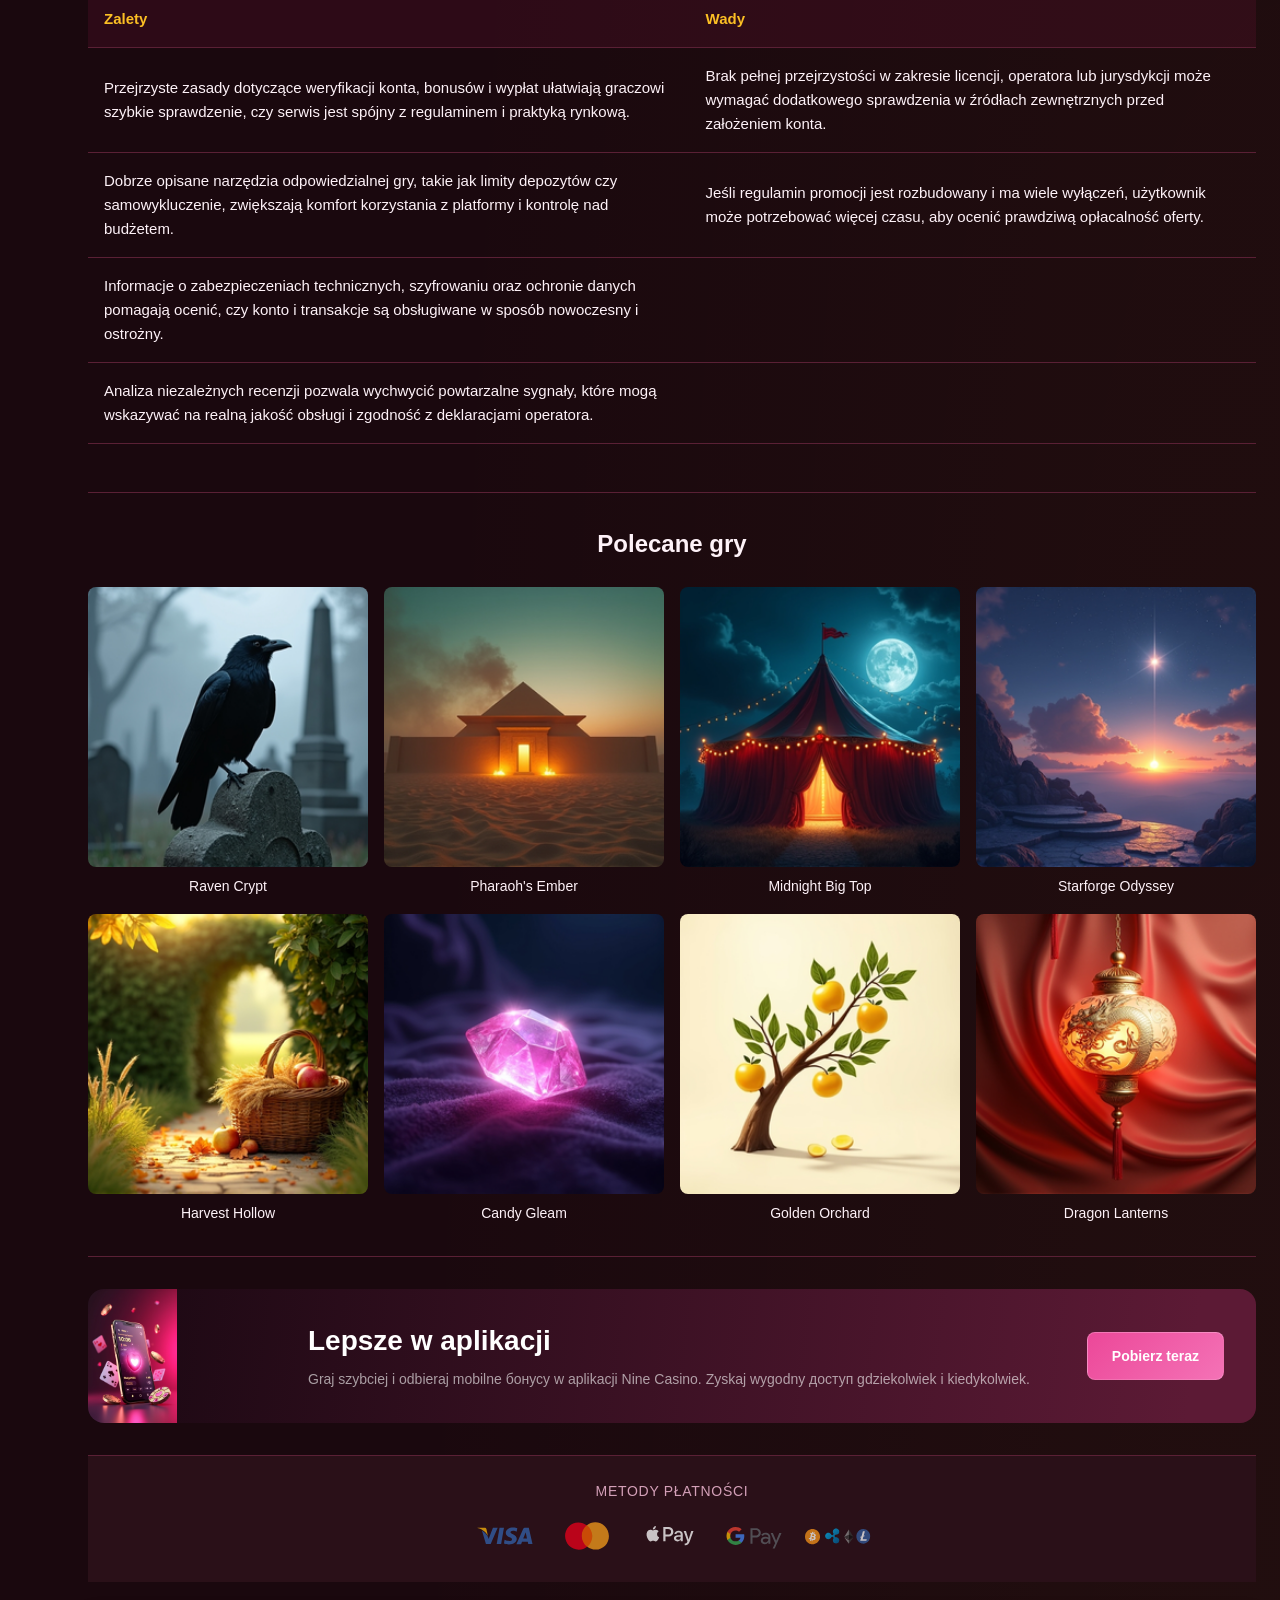
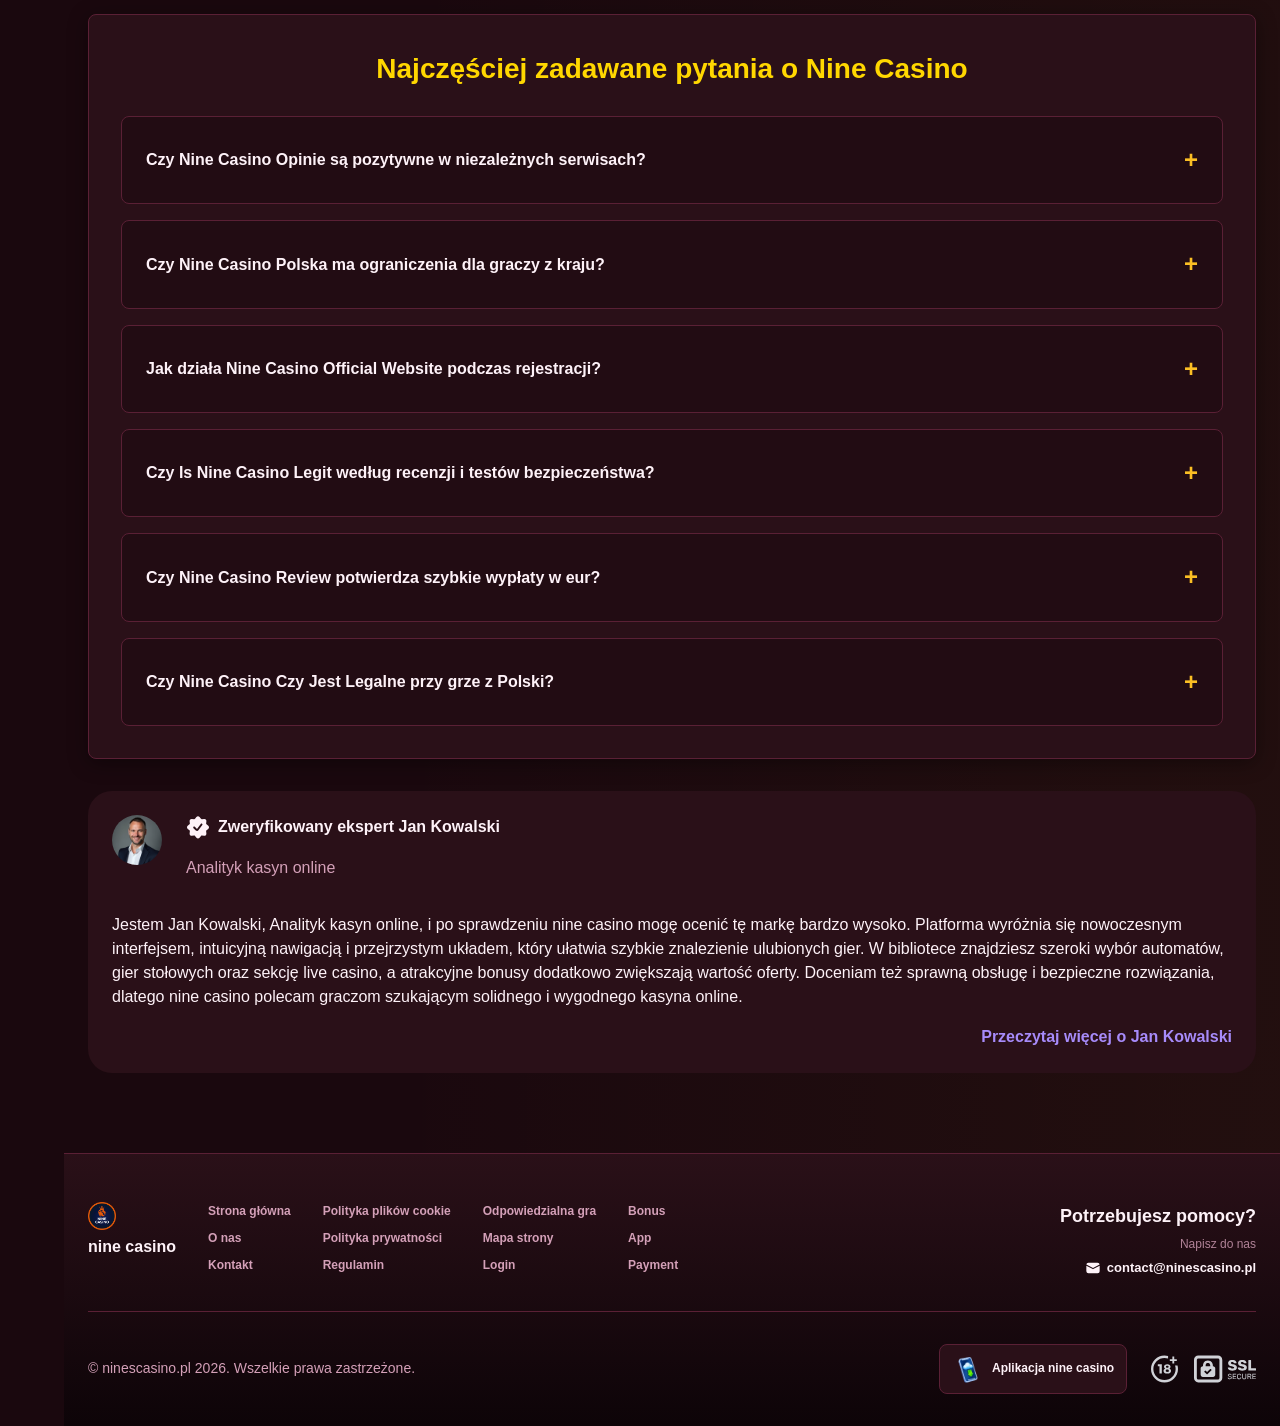
<file: poland-pl/index.html>
<!DOCTYPE html>
<html lang="pl-PL">
<head>
    <meta charset="UTF-8">
    <meta name="viewport" content="width=device-width, initial-scale=1.0">
    <meta http-equiv="X-UA-Compatible" content="IE=edge">
    <meta name="robots" content="index, follow">
    <meta name="revisit-after" content="7 days">
    <title>Nine Casino - Opinie i legalność w Polsce 2024-25</title>
    <meta name="title" content="Nine Casino - Opinie i legalność w Polsce 2024-25">
    <meta name="description" content="Nine Casino 🎰 sprawdź legalność i opinie graczy, a na Nine Casino Opinie poznaj zasady konta w Polsce i wejdź na oficjalną stronę już teraz. خوش">
    <meta name="keywords" content="Nine Casino, Nine Casino Opinie, Nine Casino Polska, Ninecasino, Is Nine Casino Legit, Nine Casino Czy Jest Legalne, Nine Casino Casino Review, Nine Casino Official Website, Nine Casino Legit, Nine Casino Review, Nine Casino Pl, Ninecasino Pl">

    <link rel="canonical" href="https://bieliznaturecka.pl/poland-pl/">

    <link rel="icon" type="image/png" sizes="32x32" href="/favicon-32x32.png">

    <meta property="og:title" content="Nine Casino - Opinie i legalność w Polsce 2024-25">
    <meta property="og:description" content="Nine Casino 🎰 sprawdź legalność i opinie graczy, a na Nine Casino Opinie poznaj zasady konta w Polsce i wejdź na oficjalną stronę już teraz. خوش">
    <meta property="og:type" content="website">
    <meta property="og:url" content="https://bieliznaturecka.pl/">
    <meta property="og:site_name" content="nine casino">
    <meta property="og:locale" content="pl">
    <meta property="og:image" content="https://bieliznaturecka.pl/images/logo.png">

    <meta name="twitter:card" content="summary">
    <meta name="twitter:title" content="Nine Casino - Opinie i legalność w Polsce 2024-25">
    <meta name="twitter:description" content="Nine Casino 🎰 sprawdź legalność i opinie graczy, a na Nine Casino Opinie poznaj zasady konta w Polsce i wejdź na oficjalną stronę już teraz. خوش">
    <meta name="twitter:url" content="https://bieliznaturecka.pl/">
    <meta name="twitter:image" content="https://bieliznaturecka.pl/images/logo.png">

    <link rel="stylesheet" href="/css/style.css">

    <link rel="stylesheet" href="/css/layout.css">

<link rel="alternate" hreflang="x-default" href="https://bieliznaturecka.pl/">
<link rel="alternate" hreflang="pl" href="https://bieliznaturecka.pl/">
<link rel="alternate" hreflang="pl-PL" href="https://bieliznaturecka.pl/poland-pl/">
</head>
<body>
    <div class="nav-sidebar-ecdd63fe isFull" id="navSidebar">
        <div class="nav-sidebar-content-ecdd63fe">
            <div class="nav-sidebar-wrapped-ecdd63fe">
                <div class="nav-sidebar-header-ecdd63fe">
                    <button class="nav-sidebar-header-toggle-ecdd63fe" aria-label="Toggle menu">
                        <span class="nav-sidebar-header-wrap-ecdd63fe">
                            <svg class="m-icon-ecdd63fe">
                                <use xlink:href="/assets/icons/sidebar/sprites.svg#hamburger-r"/>
                            </svg>
                        </span>
                    </button>
                </div>
                <div class="nav-sidebar-wrapped-content-ecdd63fe hideScrollbar-ecdd63fe">
                    <div class="divider-bottom-ecdd63fe">
                        <div class="nav-card nav-sidebar-card--wrapped-ecdd63fe">


                            <a href="/go" class="nav-card__button-ecdd63fe"
                               title="Misje" rel="noindex nofollow">
                                <img src="/assets/icons/sidebar/missions.webp"
                                     alt="Misje Is Nine Casino Legit"
                                     title="Misje Is Nine Casino Legit"
                                     class="nav-card__img-ecdd63fe">
                            </a>
                        </div>
                    </div>

                        <div class="nav-sidebar-wrapped-item-ecdd63fe">
                            <a href="/go" title="Wszystkie gry"
                               class="nav-sidebar-icon-ecdd63fe" rel="noindex nofollow">
                                <svg class="m-icon-ecdd63fe">
                                    <use xlink:href="/assets/icons/sidebar/sprites.svg#all-games"/>
                                </svg>
                            </a>
                        </div>
                        <div class="nav-sidebar-wrapped-item-ecdd63fe">
                            <a href="/go" title="Na żywo"
                               class="nav-sidebar-icon-ecdd63fe" rel="noindex nofollow">
                                <svg class="m-icon-ecdd63fe">
                                    <use xlink:href="/assets/icons/sidebar/sprites.svg#live"/>
                                </svg>
                            </a>
                        </div>
                        <div class="nav-sidebar-wrapped-item-ecdd63fe">
                            <a href="/go" title="Sport"
                               class="nav-sidebar-icon-ecdd63fe" rel="noindex nofollow">
                                <svg class="m-icon-ecdd63fe">
                                    <use xlink:href="/assets/icons/sidebar/sprites.svg#sport-soccer"/>
                                </svg>
                            </a>
                        </div>
                        <div class="nav-sidebar-wrapped-item-ecdd63fe">
                            <a href="/go" title="Esport"
                               class="nav-sidebar-icon-ecdd63fe" rel="noindex nofollow">
                                <svg class="m-icon-ecdd63fe">
                                    <use xlink:href="/assets/icons/sidebar/sprites.svg#target-gamepad"/>
                                </svg>
                            </a>
                        </div>

                    <div class="divider-top-ecdd63fe">
                        <a href="/go" title="Wsparcie"
                           class="nav-sidebar-support-wrapped-ecdd63fe nav-sidebar-icon-ecdd63fe" rel="noindex nofollow">
                            <svg class="m-icon-ecdd63fe">
                                <use xlink:href="/assets/icons/sidebar/sprites.svg#support"/>
                            </svg>
                        </a>
                    </div>
                </div>
            </div>
        </div>
    </div>

    <div class="nav-sidebar-expanded-ecdd63fe" id="navSidebarExpanded">
        <div class="nav-sidebar-header-ecdd63fe">
            <button class="nav-sidebar-header-toggle-ecdd63fe" aria-label="Close menu">
                <span class="nav-sidebar-header-wrap-ecdd63fe">
                    <svg class="m-icon-ecdd63fe">
                        <use xlink:href="/assets/icons/sidebar/sprites.svg#cross"/>
                    </svg>
                </span>
            </button>
                <a href="/poland-pl/" class="nav-logo-ecdd63fe nav-sidebar-header-logo-ecdd63fe" title="nine casino">
                    <img src="/images/logo.png" alt="nine casino" title="nine casino">
                </a>
        </div>
        <div class="nav-sidebar-expanded-content-ecdd63fe">
            <div class="nav-sidebar-expanded-scrollY-ecdd63fe hideScrollbar-ecdd63fe nav-sidebar-expanded--gap-ecdd63fe">
                <div class="nav-sidebar-expanded-cards-ecdd63fe">


                        <div class="nav-card nav-sidebar-card-ecdd63fe">
                            <a href="/go" class="nav-card__button-ecdd63fe"
                               title="Bonus" rel="noindex nofollow">
                                <img src="/assets/icons/sidebar/bonus.webp" alt="Bonus Nine Casino Official Website"
                                     title="Bonus Nine Casino Official Website" class="nav-card__img-ecdd63fe">
                                <span class="nav-card__title-ecdd63fe">Bonus</span>
                            </a>
                        </div>


                        <div class="nav-card nav-sidebar-card-ecdd63fe">
                            <a href="/go" class="nav-card__button-ecdd63fe"
                               title="Misje" rel="noindex nofollow">
                                <img src="/assets/icons/sidebar/missions.webp" alt="Misje Is Nine Casino Legit"
                                     title="Misje Is Nine Casino Legit" class="nav-card__img-ecdd63fe">
                                <span class="nav-card__title-ecdd63fe">Misje</span>
                            </a>
                        </div>

                    <div class="nav-sidebar-cards-grid-ecdd63fe">


                            <div class="nav-card nav-sidebar-card-ecdd63fe">
                                <a href="/go" class="nav-card__button-ecdd63fe"
                                   title="Koło" rel="noindex nofollow">
                                    <img src="/assets/icons/sidebar/wheel.gif" alt="Koło Nine Casino Polska"
                                         title="Koło Nine Casino Polska" class="nav-card__img-ecdd63fe">
                                    <span class="nav-card__title-ecdd63fe">Koło</span>
                                </a>
                            </div>


                            <div class="nav-card nav-sidebar-card-ecdd63fe">
                                <a href="/go" class="nav-card__button-ecdd63fe"
                                   title="Lojalność" rel="noindex nofollow">
                                    <img src="/assets/icons/sidebar/loyalty.webp" alt="Lojalność Is Nine Casino Legit"
                                         title="Lojalność Is Nine Casino Legit" class="nav-card__img-ecdd63fe">
                                    <span class="nav-card__title-ecdd63fe">Lojalność</span>
                                </a>
                            </div>


                            <div class="nav-card nav-sidebar-card-ecdd63fe">
                                <a href="/go" class="nav-card__button-ecdd63fe"
                                   title="Zwrot gotówki" rel="noindex nofollow">
                                    <img src="/assets/icons/sidebar/cashback.webp" alt="Zwrot gotówki Nine Casino"
                                         title="Zwrot gotówki Nine Casino" class="nav-card__img-ecdd63fe">
                                    <span class="nav-card__title-ecdd63fe">Zwrot gotówki</span>
                                </a>
                            </div>


                            <div class="nav-card nav-sidebar-card-ecdd63fe">
                                <a href="/go" class="nav-card__button-ecdd63fe"
                                   title="Klub VIP" rel="noindex nofollow">
                                    <img src="/assets/icons/sidebar/vipclub.webp" alt="Klub VIP Ninecasino"
                                         title="Klub VIP Ninecasino" class="nav-card__img-ecdd63fe">
                                    <span class="nav-card__title-ecdd63fe">Klub VIP</span>
                                </a>
                            </div>


                            <div class="nav-card nav-sidebar-card-ecdd63fe">
                                <a href="/go" class="nav-card__button-ecdd63fe"
                                   title="Promocje" rel="noindex nofollow">
                                    <img src="/assets/icons/sidebar/promotions.webp" alt="Promocje Ninecasino"
                                         title="Promocje Ninecasino" class="nav-card__img-ecdd63fe">
                                    <span class="nav-card__title-ecdd63fe">Promocje</span>
                                </a>
                            </div>
                    </div>
                </div>

                <ul class="nav-sidebar-items-ecdd63fe nav-sidebar-expanded-items-ecdd63fe">
                        <li class="nav-sidebar-items-item">
                            <a href="/go" class="nav-sidebar-items-dropdown"
                               title="Wszystkie gry" rel="noindex nofollow">
                                <div class="nav-sidebar-items-title-ecdd63fe nav-sidebar-items-title--light-ecdd63fe">
                                    <div class="m-icon-container-ecdd63fe nav-sidebar-item-icon-ecdd63fe">
                                        <svg class="m-icon-ecdd63fe">
                                            <use xlink:href="/assets/icons/sidebar/sprites.svg#all-games"/>
                                        </svg>
                                    </div>
                                    <span>Wszystkie gry</span>
                                </div>
                            </a>
                        </li>
                        <li class="nav-sidebar-items-item">
                            <a href="/go" class="nav-sidebar-items-dropdown"
                               title="Na żywo" rel="noindex nofollow">
                                <div class="nav-sidebar-items-title-ecdd63fe nav-sidebar-items-title--light-ecdd63fe">
                                    <div class="m-icon-container-ecdd63fe nav-sidebar-item-icon-ecdd63fe">
                                        <svg class="m-icon-ecdd63fe">
                                            <use xlink:href="/assets/icons/sidebar/sprites.svg#live"/>
                                        </svg>
                                    </div>
                                    <span>Na żywo</span>
                                </div>
                            </a>
                        </li>
                        <li class="nav-sidebar-items-item">
                            <a href="/go" class="nav-sidebar-items-dropdown"
                               title="Sport" rel="noindex nofollow">
                                <div class="nav-sidebar-items-title-ecdd63fe nav-sidebar-items-title--light-ecdd63fe">
                                    <div class="m-icon-container-ecdd63fe nav-sidebar-item-icon-ecdd63fe">
                                        <svg class="m-icon-ecdd63fe">
                                            <use xlink:href="/assets/icons/sidebar/sprites.svg#sport-soccer"/>
                                        </svg>
                                    </div>
                                    <span>Sport</span>
                                </div>
                            </a>
                        </li>
                        <li class="nav-sidebar-items-item">
                            <a href="/go" class="nav-sidebar-items-dropdown"
                               title="Esport" rel="noindex nofollow">
                                <div class="nav-sidebar-items-title-ecdd63fe nav-sidebar-items-title--light-ecdd63fe">
                                    <div class="m-icon-container-ecdd63fe nav-sidebar-item-icon-ecdd63fe">
                                        <svg class="m-icon-ecdd63fe">
                                            <use xlink:href="/assets/icons/sidebar/sprites.svg#target-gamepad"/>
                                        </svg>
                                    </div>
                                    <span>Esport</span>
                                </div>
                            </a>
                        </li>
                </ul>

                <ul class="nav-sidebar-items-ecdd63fe nav-sidebar-expanded-items-ecdd63fe flex-1-ecdd63fe"></ul>

                <div class="nav-sidebar-expanded-support-ecdd63fe">
                    <div class="nav-sidebar-expanded-support-help-ecdd63fe">
                        <a href="/go" title="Wsparcie"
                           class="m-button-ecdd63fe m-button--success-ecdd63fe m-button--m-ecdd63fe nav-sidebar-support-ecdd63fe"
                           rel="noindex nofollow">
                            <div class="m-button-content-ecdd63fe">
                                <svg class="m-icon-ecdd63fe">
                                    <use xlink:href="/assets/icons/sidebar/sprites.svg#support"/>
                                </svg>
                                Wsparcie
                            </div>
                        </a>
                    </div>
                </div>

                <div class="nav-sidebar-expanded-app-links-ecdd63fe">
                    <a href="/go" class="footer-app-button-ecdd63fe"
                       title="Aplikacja nine casino" rel="noindex nofollow">
                        <img class="footer-app-button-image-ecdd63fe"
                             alt="Aplikacja nine casino"
                             title="Aplikacja nine casino"
                             src="/assets/icons/mobile/app-button-icon.webp">
                        <div class="footer-app-button-text-ecdd63fe">
                            <p class="m-text-ecdd63fe m-fs12-ecdd63fe m-fw700-ecdd63fe m-lh160-ecdd63fe footer-app-button-title-ecdd63fe">Aplikacja nine casino</p>
                            <p class="m-text-ecdd63fe m-fs10-ecdd63fe m-fw500-ecdd63fe m-lh160-ecdd63fe footer-app-button-description-ecdd63fe"
                               style="color: #ffffff;">Zainstaluj naszą aplikację</p>
                        </div>
                    </a>
                </div>
            </div>
        </div>
    </div>

    <div class="bottom-overlays-ecdd63fe">
        <div class="bottom-action-buttons-ecdd63fe bottom-overlays__action-buttons-ecdd63fe">
            <div class="bottom-communication-button-ecdd63fe">
                <button class="m-button-ecdd63fe m-gradient-border m-button--secondary-ecdd63fe m-button--m-ecdd63fe scroll-top-btn-ecdd63fe"
                        aria-label="Scroll to top" title="Scroll to top">
                    <div class="m-icon-container-ecdd63fe">
                        <span class="scroll-top-arrow-ecdd63fe">&uarr;</span>
                    </div>
                </button>
            </div>
        </div>

        <nav class="mobile-nav-ecdd63fe" aria-label="Mobile navigation">
            <div class="mobile-nav-wrap-ecdd63fe">
                <a href="/go" title="Wszystkie gry"
                   rel="noindex nofollow" target="_blank">
                    <div class="mobile-nav-item-ecdd63fe">
                        <div class="mobile-nav-item__icon-wrap-ecdd63fe">
                            <svg class="m-icon-ecdd63fe m-icon-loadable mobile-nav-item__icon-ecdd63fe">
                                <use xlink:href="/assets/icons/sidebar/sprites.svg#all-games"/>
                            </svg>
                        </div>
                        <p class="m-text-ecdd63fe m-fs10-ecdd63fe m-fw600-ecdd63fe m-lh160-ecdd63fe m-text-center-ecdd63fe mobile-nav-item__text-ecdd63fe">Wszystkie gry</p>
                    </div>
                </a>

                <a href="/go" title="Sport"
                   rel="noindex nofollow" target="_blank">
                    <div class="mobile-nav-item-ecdd63fe">
                        <div class="mobile-nav-item__icon-wrap-ecdd63fe">
                            <svg class="m-icon-ecdd63fe m-icon-loadable mobile-nav-item__icon-ecdd63fe">
                                <use xlink:href="/assets/icons/sidebar/sprites.svg#sport-soccer"/>
                            </svg>
                        </div>
                        <p class="m-text-ecdd63fe m-fs10-ecdd63fe m-fw600-ecdd63fe m-lh160-ecdd63fe m-text-center-ecdd63fe mobile-nav-item__text-ecdd63fe">Sport</p>
                    </div>
                </a>

                <div class="mobile-nav-item-ecdd63fe">
                    <a href="/go"
                       class="m-button-ecdd63fe m-gradient-border m-button--primary-ecdd63fe m-button--m-ecdd63fe mobile-nav-item__icon-wrap-ecdd63fe"
                       title="Odwiedź stronę"
                       rel="noindex nofollow" target="_blank">
                        <div class="m-button-content-ecdd63fe">
                            <svg class="m-icon-ecdd63fe m-icon-loadable mobile-nav-item__icon-ecdd63fe">
                                <use xlink:href="/assets/icons/sidebar/sprites.svg#person"/>
                            </svg>
                        </div>
                    </a>
                    <p class="m-text-ecdd63fe m-fs10-ecdd63fe m-fw600-ecdd63fe m-lh160-ecdd63fe m-text-center-ecdd63fe mobile-nav-item__text-ecdd63fe">Odwiedź stronę</p>
                </div>

                <a href="/go" title="Bonus"
                   rel="noindex nofollow" target="_blank">
                    <div class="mobile-nav-item-ecdd63fe">
                        <div class="mobile-nav-item__icon-wrap-ecdd63fe">
                            <svg class="m-icon-ecdd63fe m-icon-loadable mobile-nav-item__icon-ecdd63fe">
                                <use xlink:href="/assets/icons/sidebar/sprites.svg#gift"/>
                            </svg>
                        </div>
                        <p class="m-text-ecdd63fe m-fs10-ecdd63fe m-fw600-ecdd63fe m-lh160-ecdd63fe m-text-center-ecdd63fe mobile-nav-item__text-ecdd63fe">Bonus</p>
                    </div>
                </a>

                <a href="/go" title="Misje"
                   rel="noindex nofollow" target="_blank">
                    <div class="mobile-nav-item-ecdd63fe">
                        <div class="mobile-nav-item__icon-wrap-ecdd63fe">
                            <svg class="m-icon-ecdd63fe m-icon-loadable mobile-nav-item__icon-ecdd63fe">
                                <use xlink:href="/assets/icons/sidebar/sprites.svg#activities"/>
                            </svg>
                        </div>
                        <p class="m-text-ecdd63fe m-fs10-ecdd63fe m-fw600-ecdd63fe m-lh160-ecdd63fe m-text-center-ecdd63fe mobile-nav-item__text-ecdd63fe">Misje</p>
                    </div>
                </a>
            </div>
        </nav>
    </div>


    <div class="site-wrapper-ecdd63fe with-sidebar-ecdd63fe">
<nav class="main-nav-ecdd63fe">
    <div class="main-nav-content-ecdd63fe">
        <div class="main-nav-content-left-ecdd63fe">
            <button class="main-nav-content-toggle-ecdd63fe nav-sidebar-header-toggle-ecdd63fe" aria-label="Toggle menu" aria-expanded="false">
                <svg class="m-icon-ecdd63fe m-icon-loadable">
                    <use xlink:href="/assets/icons/sidebar/sprites.svg#hamburger"/>
                </svg>
            </button>

            <a href="/poland-pl/" class="nav-logo-ecdd63fe main-nav-logo-ecdd63fe" title="nine casino">
                <img src="/images/logo.png" alt="nine casino" title="nine casino">
            </a>
        </div>

        <div class="main-nav-content-center-ecdd63fe">
            <a href="/poland-pl/" class="nav-link-ecdd63fe" title="Strona główna">Strona główna</a>
            <a href="/app/" class="nav-link-ecdd63fe" title="App">App</a>
            <a href="/bonus/" class="nav-link-ecdd63fe" title="Bonus">Bonus</a>
            <a href="/login/" class="nav-link-ecdd63fe" title="Login">Login</a>
            <a href="/payment/" class="nav-link-ecdd63fe" title="Payment">Payment</a>
        </div>

        <div class="main-nav-content-auth-ecdd63fe">
            <a class="m-button-ecdd63fe m-gradient-border m-button--primary-ecdd63fe m-button--s-ecdd63fe"
               href="/go" title="Odwiedź stronę"
               rel="noindex nofollow" target="_blank">
                <div class="m-button-content-ecdd63fe">Odwiedź stronę</div>
            </a>
        </div>
    </div>
</nav>
        <main class="main-content-ecdd63fe">
<article class="page-content-ecdd63fe">
    <div class="container-ecdd63fe">


<section class="lobby-banners-ecdd63fe">
    <div class="lobby-slider-ecdd63fe" style="--max-slide-width:auto;--bp-xxxl-plus:33.3333%;--slides-xxxl-plus:3;--bp-xxxl:33.3333%;--slides-xxxl:3;--bp-xxl:33.3333%;--slides-xxl:3;--bp-xl-2:33.3333%;--slides-xl-2:3;--bp-xl:100%;--slides-xl:1;--bp-l:100%;--slides-l:1;--bp-m:100%;--slides-m:1;--bp-s:100%;--slides-s:1;--bp-xs:100%;--slides-xs:1;--bp-xxs:100%;--slides-xxs:1;">
        <div class="lobby-slider__scroll-wrap-ecdd63fe">
            <div class="lobby-slider__scroll-box-ecdd63fe">
                <div class="lobby-slider__slide-ecdd63fe">
                    <div class="lobby-slider__slide-content-ecdd63fe">
                        <div class="lobby-banners__banner">
                            <div class="lobby-banner-ecdd63fe">
                                <div class="lobby-banner-picture-ecdd63fe lobby-banner__image-ecdd63fe">
                                    <picture class="banner-picture-ecdd63fe">
                                        <img src="/assets/banners/playjonny.webp" alt="up to 25% Nine Casino Czy Jest Legalne" title="up to 25% Nine Casino Czy Jest Legalne" fetchpriority="high" loading="eager" decoding="async">
                                    </picture>
                                </div>
                                <div class="lobby-banner__content-ecdd63fe">
                                    <div class="lobby-badge-ecdd63fe lobby-badge--secondary-ecdd63fe lobby-badge--m-ecdd63fe">
                                        <div class="lobby-badge-content-ecdd63fe">
                                            <div class="lobby-badge-text-ecdd63fe">up to 25%</div>
                                        </div>
                                    </div>
                                    <div class="lobby-banner__text-ecdd63fe">
                                        <p class="lobby-banner-text-ecdd63fe lobby-banner-text--header-ecdd63fe" style="color:var(--color-at400);">
                                            up to 25%
                                        </p>
                                    </div>
                                    <a href="/go" rel="noindex nofollow" target="_blank" class="lobby-btn-ecdd63fe lobby-btn--primary-ecdd63fe lobby-btn--s-ecdd63fe" title="up to 25% Odwiedź stronę">
                                        <div class="lobby-btn-content-ecdd63fe">Odwiedź stronę</div>
                                    </a>
                                </div>
                            </div>
                        </div>
                    </div>
                </div>
                <div class="lobby-slider__slide-ecdd63fe">
                    <div class="lobby-slider__slide-content-ecdd63fe">
                        <div class="lobby-banners__banner">
                            <div class="lobby-banner-ecdd63fe">
                                <div class="lobby-banner-picture-ecdd63fe lobby-banner__image-ecdd63fe">
                                    <picture class="banner-picture-ecdd63fe">
                                        <img src="/assets/banners/play-jonny-casino.webp" alt="50% Highroller Bonus Nine Casino Casino Review" title="50% Highroller Bonus Nine Casino Casino Review" loading="lazy" fetchpriority="low" decoding="async">
                                    </picture>
                                </div>
                                <div class="lobby-banner__content-ecdd63fe">
                                    <div class="lobby-badge-ecdd63fe lobby-badge--secondary-ecdd63fe lobby-badge--m-ecdd63fe">
                                        <div class="lobby-badge-content-ecdd63fe">
                                            <div class="lobby-badge-text-ecdd63fe">50% Highroller Bonus</div>
                                        </div>
                                    </div>
                                    <div class="lobby-banner__text-ecdd63fe">
                                        <p class="lobby-banner-text-ecdd63fe lobby-banner-text--header-ecdd63fe" style="color:var(--color-at400);">
                                            up to 500 eur
                                        </p>
                                    </div>
                                    <a href="/go" rel="noindex nofollow" target="_blank" class="lobby-btn-ecdd63fe lobby-btn--primary-ecdd63fe lobby-btn--s-ecdd63fe" title="50% Highroller Bonus Odwiedź stronę">
                                        <div class="lobby-btn-content-ecdd63fe">Odwiedź stronę</div>
                                    </a>
                                </div>
                            </div>
                        </div>
                    </div>
                </div>
                <div class="lobby-slider__slide-ecdd63fe">
                    <div class="lobby-slider__slide-content-ecdd63fe">
                        <div class="lobby-banners__banner">
                            <div class="lobby-banner-ecdd63fe">
                                <div class="lobby-banner-picture-ecdd63fe lobby-banner__image-ecdd63fe">
                                    <picture class="banner-picture-ecdd63fe">
                                        <img src="/assets/banners/play-jonny.webp" alt="Sign Up Nine Casino Opinie" title="Sign Up Nine Casino Opinie" loading="lazy" fetchpriority="low" decoding="async">
                                    </picture>
                                </div>
                                <div class="lobby-banner__content-ecdd63fe">
                                    <div class="lobby-badge-ecdd63fe lobby-badge--secondary-ecdd63fe lobby-badge--m-ecdd63fe">
                                        <div class="lobby-badge-content-ecdd63fe">
                                            <div class="lobby-badge-text-ecdd63fe">Sign Up</div>
                                        </div>
                                    </div>
                                    <div class="lobby-banner__text-ecdd63fe">
                                        <p class="lobby-banner-text-ecdd63fe lobby-banner-text--header-ecdd63fe" style="color:var(--color-at400);">
                                            up to 450 eur
                                        </p>
                                        <p class="lobby-banner-text-ecdd63fe lobby-banner-text--body-ecdd63fe" style="color:var(--color-at400);">
                                            + 250 Free Spins
                                        </p>
                                    </div>
                                    <a href="/go" rel="noindex nofollow" target="_blank" class="lobby-btn-ecdd63fe lobby-btn--primary-ecdd63fe lobby-btn--s-ecdd63fe" title="Sign Up Odwiedź stronę">
                                        <div class="lobby-btn-content-ecdd63fe">Odwiedź stronę</div>
                                    </a>
                                </div>
                            </div>
                        </div>
                    </div>
                </div>
            </div>
        </div>
    </div>
</section>

<section class="recent-big-wins-section-ecdd63fe">
    <div class="recent-big-wins-slider-ecdd63fe"
         data-asset-pools='{"avatar_files": ["40x40.0.webp", "40x40.1.webp", "40x40.2.webp", "40x40.3.webp", "40x40.4.webp", "40x40.5.webp", "40x40.6.webp", "40x40.7.webp", "40x40.8.webp", "40x40.9.webp", "40x40.10.webp", "40x40.11.webp", "40x40.12.webp", "40x40.13.webp", "40x40.14.webp"], "currency": "eur", "game_icons": ["inout.webp", "penguinking.webp", "penguinking1.webp", "shadylady.oops.webp", "softswiss.1spin4win-LuckyFruitWins100_designed.webp", "softswiss.scatterkings-GoldLuckSizzlingSevens.webp", "softswiss.softswiss-AllLuckyClover100_designed.webp", "softswiss.softswiss-BurningChilliX_designed.webp", "softswiss.softswiss-HotChilliBells_designed.webp", "softswiss.webp", "spinomenal.SlotMachine_ZeusUnchainedHoldHit_designed.webp", "spinomenal.webp"], "game_names": ["Chicken Road", "Super Cash Boost: Hold \u0026 Win", "Break the Piggy Bank", "Oops", "Lucky Fruit Wins 100", "Inferno Sevens", "All Lucky Clovers 100", "Burning Chilli X", "Hot Chilli Bells", "Blast the Bass", "Zeus Unchained - Hold \u0026 Hit", "Queen Of Inferno"], "max_amount": 500, "min_amount": 50, "usernames": ["LuckyAce77", "WinMasterPL", "SlotowyKr\u00f3l", "JackpotHero", "Z\u0142otyGracz", "CasinoPro88", "FortunaMan", "Szcz\u0119\u015bcie2024", "BigWin_PL", "MegaWygrana", "Player777", "LottoBoss", "SpinKing99", "WygrywaczX", "SlotMasterPL", "Lucky_Spin", "ReyJackpot", "GambleHero", "Zyskownik7", "KasaMagik", "WinnerPL2024", "AceOfSlots", "Fortuna777", "BonusHunterPL", "TopWygrana"]}'
         data-keywords='["Nine Casino", "Ninecasino", "Nine Casino Pl", "Nine Casino Opinie", "Nine Casino Polska", "Ninecasino Pl", "Nine Casino Review", "Nine Casino Official Website", "Is Nine Casino Legit", "Nine Casino Legit", "Nine Casino Czy Jest Legalne", "Nine Casino Casino Review"]'
         data-auto-rotate="true"
         data-interval="3000"
         style="--perRow: 5; --duration: 0.6s; --perRowDefault: 5; --perRowMiddle: 4; --perRowMin: 3;">

        <!-- Header with title and controls -->
        <div class="recent-big-wins-header-ecdd63fe">
            <div class="recent-big-wins-header__title-ecdd63fe">
                <svg class="bw-icon-ecdd63fe">
                    <use xlink:href="/assets/icons/sidebar/sprites.svg#big-wins"/>
                </svg>
                Duże wygrane
            </div>
            <div class="recent-big-wins-header__control-ecdd63fe">
                <div class="bw-prev-next-arrows-ecdd63fe">
                    <button class="bw-arrow-btn-ecdd63fe"
                            aria-label="Slide prev"
                            data-slider-action="prev">
                        <span class="bw-icon-container-ecdd63fe">
                            <svg class="bw-icon-ecdd63fe bw-chevron-ecdd63fe" style="transform: rotate(270deg);">
                                <use xlink:href="/assets/icons/sidebar/sprites.svg#chevron"/>
                            </svg>
                        </span>
                    </button>
                    <button class="bw-arrow-btn-ecdd63fe"
                            aria-label="Slide next"
                            data-slider-action="next">
                        <span class="bw-icon-container-ecdd63fe">
                            <svg class="bw-icon-ecdd63fe bw-chevron-ecdd63fe" style="transform: rotate(90deg);">
                                <use xlink:href="/assets/icons/sidebar/sprites.svg#chevron"/>
                            </svg>
                        </span>
                    </button>
                </div>
            </div>
        </div>

        <!-- Slider container (populated dynamically by JS) -->
        <div class="recent-big-wins-slider__cards-ecdd63fe" data-slider-cards>
        </div>
    </div>
</section>

        <header class="page-header-ecdd63fe">
            <h1>Recenzja i opinie o Nine Casino dla graczy w Polsce</h1>
            <div class="intro-ecdd63fe">
                <p>Na początku 2026 roku polscy gracze częściej sprawdzają regulaminy i opinie niż same banery. W tym tekście analizuję Nine Casino oraz to, jak brzmią Nine Casino Opinie w praktyce. Skupiam się na faktach, a nie na obietnicach. Ważne są także sygnały dotyczące płatności, rejestracji i bezpieczeństwa. Dla wielu osób liczy się też Nine Casino Polska i wygoda obsługi w języku zrozumiałym od pierwszego wejścia. Najbardziej pomocne są szczegóły, które da się porównać samodzielnie. Dzięki temu ocena staje się spokojniejsza i bardziej użyteczna.</p>
                <p>Przy takim podejściu łatwiej odróżnić zwykły marketing od realnego doświadczenia gracza. Nine Casino Review nie powinno opierać się na jednym komentarzu z forum. Lepiej patrzeć na powtarzalne wzorce, takie jak czas wypłat, regulamin bonusów i przejrzystość konta. W praktyce liczy się też, czy Nine Casino działa konsekwentnie podczas logowania i weryfikacji. Dobrze jest sprawdzić, jak serwis wypada na tle innych ofert kierowanych do Polski. Taka analiza oszczędza czas i zmniejsza liczbę nietrafionych decyzji. Z tego powodu opisuję każdy obszar osobno i bez zbędnych ozdobników.</p>
            </div>
        </header>

        <div class="hero-image-ecdd63fe">
            <img src="/images/recenzja_nine_casino_polska_hero.png" alt="Nine Casino Review" title="Nine Casino Review" loading="lazy">
        </div>


        <section class="content-section-ecdd63fe card-ecdd63fe">
            <h2 id="toc-s0">Legalność i licencja dla Nine Casino w Polsce</h2>


            <p>Kwestia zgodności prawnej jest dla gracza ważniejsza niż kolor strony głównej. Gdy pojawia się pytanie Nine Casino Czy Jest Legalne, trzeba najpierw sprawdzić operatora. Nine Casino Polska może działać inaczej niż serwisy lokalne. Liczy się jurysdykcja, nazwa spółki i miejsce nadzoru. Warto też zobaczyć, czy regulamin opisuje ograniczenia regionalne. Dla mnie najcenniejszy sygnał to spójność między stroną a dokumentami. Bez tej spójności trudno mówić o pełnej przejrzystości.</p>

                
        <h3 id="toc-s0-b0">Jak sprawdzić licencję Nine Casino w Polsce samodzielnie</h3>
            <p>Najpierw warto otworzyć stopkę strony i odszukać dane operatora. Nine Casino Polska powinno podawać pełną nazwę spółki oraz kraj rejestracji. Następnie trzeba porównać te informacje z regulaminem i polityką prywatności. Nine Casino Czy Jest Legalne zależy także od zakresu licencji. Jeżeli widnieje organ nadzorczy, należy sprawdzić jego nazwę i numer. Dobrze jest ocenić, czy komunikaty o ograniczeniach są napisane jasno. Taki przegląd trwa chwilę, ale wiele wyjaśnia. Najważniejsze jest to, że brak danych zwykle mówi więcej niż dekoracyjne hasła.</p>



                
        <div class="table-wrapper-ecdd63fe">
            <table class="content-table-ecdd63fe">
                <caption>Tabela licencji i zgodności operatora</caption>

                <thead>
                    <tr>
                            <th>Kryterium</th>
                            <th>Co sprawdzić</th>
                            <th>Znaczenie dla gracza</th>
                    </tr>
                </thead>

                <tbody>
                        <tr>
                                <td>Licencja i organ nadzoru</td>
                                <td>Numer licencji, kraj wydania, nazwa urzędu i aktualność dokumentu</td>
                                <td>Pokazuje, czy operator działa pod konkretnym nadzorem i ma formalne ramy działania</td>
                        </tr>
                        <tr>
                                <td>Operator i adres prawny</td>
                                <td>Pełna nazwa spółki, adres siedziby, rejestr firmy oraz dane kontaktowe</td>
                                <td>Ułatwia identyfikację podmiotu odpowiedzialnego za konto, płatności i spory</td>
                        </tr>
                        <tr>
                                <td>Ograniczenia regionalne</td>
                                <td>Lista krajów wykluczonych, zasady dostępu z Polski i język regulaminu</td>
                                <td>Pomaga ocenić, czy Nine Casino Polska jest dostępne bez naruszania zasad</td>
                        </tr>
                        <tr>
                                <td>Ochrona gracza</td>
                                <td>Limity depozytów, samowykluczenie, KYC, procedury AML i zasady reklamacji</td>
                                <td>Wskazuje, czy serwis traktuje bezpieczeństwo i odpowiedzialną grę poważnie</td>
                        </tr>
                </tbody>
            </table>
        </div>



                
        <h3 id="toc-s0-b2">Co oznacza Nine Casino Czy Jest Legalne dla Polaków</h3>
            <p>Dla użytkownika z Polski najważniejszy jest praktyczny skutek regulaminu. Nawet dobra prezentacja nie zastępuje jasnych zasad dostępu. Nine Casino Czy Jest Legalne trzeba więc czytać razem z zapisami o rejestracji. Jeżeli serwis blokuje część regionów, gracz musi to wiedzieć przed rejestracją. Warto też sprawdzić, czy waluta i metody płatności są opisane czytelnie. Nine Casino Opinie często wskazują właśnie te miejsca, w których pojawiają się niejasności. Najbardziej liczy się zgodność między obietnicą a faktycznym działaniem panelu. To ten detal decyduje o komforcie korzystania, nie same slogany.</p>
            <p>Keywords: Nine Casino Polska, Nine Casino Czy Jest Legalne.</p>



        </section>
        <section class="content-section-ecdd63fe card-ecdd63fe">
            <h2 id="toc-s1">Opinie graczy o Nine Casino i główne wrażenia</h2>

            <div class="section-image-ecdd63fe">
                <img src="/images/legalnosc_i_licencja_nine_casino.png" alt="Nine Casino Czy Jest Legalne" title="Nine Casino Czy Jest Legalne" loading="lazy">
            </div>

            <p>Opinie graczy są pomocne, ale trzeba je czytać ostrożnie. Nine Casino Opinie bywają skrajne, gdy dotyczą pojedynczych sytuacji. Lepszy obraz daje większa liczba podobnych komentarzy. Nine Casino Review warto zestawiać z datą wpisu i opisem problemu. Dla mnie szczególnie ważne są wzmianki o obsłudze i wypłatach. Zdarza się, że jeden detal zmienia cały odbiór serwisu. Dlatego emocje warto oddzielić od konkretów.</p>

                
        <h3 id="toc-s1-b0">Jak czytać Nine Casino Opinie na niezależnych portalach</h3>
            <p>Najlepiej zaczynać od komentarzy, które opisują konkretną sytuację. Nine Casino Opinie mają sens wtedy, gdy zawierają datę, etap i wynik sprawy. Warto zwracać uwagę na powtarzalne słowa o czasie odpowiedzi. Nine Casino Review wygląda inaczej, gdy opinia dotyczy tylko bonusu. Trzeba też ocenić, czy autor podaje szczegóły, czy jedynie emocje. Jedna skarga nie przesądza o jakości całej platformy. Większą wartość ma zgodny wzór widoczny w kilku źródłach. To pozwala odróżnić hałas od realnego sygnału jakości.</p>



                
        <p>Przy analizie opinii warto oddzielić emocje od faktów i sprawdzić kilka powtarzających się obszarów oceny. Nine Casino Opinie są wtedy znacznie bardziej czytelne. Nine Casino Review nabiera sensu dopiero po takim porównaniu.</p>
        <ul class="content-list-ecdd63fe">
                <li>Tempo wypłat i ewentualne opóźnienia zgłaszane przez graczy.</li>
                <li>Jakość obsługi klienta oraz szybkość odpowiedzi na zgłoszenia.</li>
                <li>Przejrzystość bonusów, limitów i zasad obrotu środkami.</li>
                <li>Stabilność strony mobilnej oraz wygodę korzystania na telefonie.</li>
                <li>Ogólną wiarygodność recenzji na tle niezależnych źródeł.</li>
        </ul>
        <p>Takie porównanie pomaga odróżnić pojedyncze skargi od powtarzalnych sygnałów jakości serwisu. W praktyce widać wtedy, czy Nine Casino Polska budzi zaufanie w codziennym użyciu.</p>



                
        <h3 id="toc-s1-b2">Najczęściej oceniane elementy w Nine Casino Review użytkowników</h3>
            <p>Najczęściej powtarza się temat prędkości wypłat i kontaktu z supportem. Nine Casino Review zwykle zaczyna się od tych dwóch punktów. Gracze pytają też o jasność zasad bonusowych i limity stawek. Nine Casino Opinie z ostatnich miesięcy często wspominają o mobilnej wersji serwisu. To ważne, bo wiele osób loguje się dziś głównie z telefonu. Warto sprawdzić, czy interfejs nie gubi się przy dłuższych sesjach. Dla mnie ciekawy jest także ton komentarzy, bo pokazuje oczekiwania użytkowników. W tym fragmencie pomocne są hasła Nine Casino Opinie i Nine Casino Review.</p>



        </section>
        <section class="content-section-ecdd63fe card-ecdd63fe">
            <h2 id="toc-s2">Oficjalna strona Nine Casino i proces zakładania konta</h2>

            <div class="section-image-ecdd63fe">
                <img src="/images/opinie_graczy_nine_casino_wrazenia.png" alt="Nine Casino Opinie" title="Nine Casino Opinie" loading="lazy">
            </div>

            <p>Proces rejestracji powinien być prosty, ale nie uproszczony. Nine Casino Official Website musi jasno pokazywać pola formularza i zasady weryfikacji. Ninecasino powinno też prowadzić użytkownika przez kolejne kroki bez zaskoczeń. Ważne jest potwierdzenie wieku i zgodność danych osobowych. Dobrze przygotowany serwis nie ukrywa etapu KYC. Dla gracza liczy się też ochrona danych i przejrzystość polityki prywatności. Najciekawsze jest to, że dobry formularz oszczędza więcej czasu niż rozbudowana reklama.</p>

                
        <h3 id="toc-s2-b0">Jak wygląda rejestracja przez Nine Casino Official Website</h3>
            <p>Rejestracja zaczyna się zwykle od adresu e-mail i hasła. Nine Casino Official Website powinno od razu wyjaśniać wymagania dotyczące wieku. Ninecasino często prosi też o kraj zamieszkania i walutę konta. Następnie pojawia się potwierdzenie regulaminu oraz zgód formalnych. Dobry formularz nie wymaga zbędnych danych na starcie. Później użytkownik trafia do panelu i może uzupełnić profil. Warto od razu sprawdzić, czy pojawia się informacja o bezpieczeństwie logowania. To mały detal, ale w praktyce wiele mówi o jakości procesu.</p>



                
        <div class="table-wrapper-ecdd63fe">
            <table class="content-table-ecdd63fe">
                <caption>Tabela rejestracji i weryfikacji konta</caption>

                <thead>
                    <tr>
                            <th>Etap</th>
                            <th>Wymagane dane</th>
                            <th>Na co zwrócić uwagę</th>
                    </tr>
                </thead>

                <tbody>
                        <tr>
                                <td>Utworzenie konta</td>
                                <td>E-mail, hasło, kraj, waluta i akceptacja regulaminu</td>
                                <td>Sprawdź, czy formularz jasno pokazuje wymagania wieku i zasady prywatności</td>
                        </tr>
                        <tr>
                                <td>Potwierdzenie profilu</td>
                                <td>Podstawowe dane osobowe oraz czasem numer telefonu</td>
                                <td>Zobacz, czy potwierdzenie przebiega bez niejasnych dodatkowych kroków</td>
                        </tr>
                        <tr>
                                <td>Weryfikacja tożsamości</td>
                                <td>Dokument tożsamości, czasem selfie lub potwierdzenie adresu</td>
                                <td>Oceń, czy lista dokumentów jest czytelna i zgodna z KYC</td>
                        </tr>
                        <tr>
                                <td>Ustawienia bezpieczeństwa</td>
                                <td>Pytania bezpieczeństwa, hasło, możliwe 2FA i powiadomienia</td>
                                <td>Sprawdź, czy konto oferuje realną ochronę przed nieautoryzowanym dostępem</td>
                        </tr>
                </tbody>
            </table>
        </div>



                
        <h3 id="toc-s2-b2">Na co uważać podczas logowania w serwisie Ninecasino</h3>
            <p>Logowanie powinno być szybkie, ale zawsze trzeba zachować ostrożność. Ninecasino najlepiej obsługiwać z własnego urządzenia i prywatnej sieci. Nine Casino Official Website powinno pokazywać jasne komunikaty o błędnym haśle. Warto unikać zapisywania danych na cudzych komputerach. Po pierwszym wejściu dobrze jest sprawdzić historię aktywności. Jeśli panel oferuje dodatkowe zabezpieczenia, trzeba je aktywować od razu. Taki nawyk zmniejsza ryzyko problemów z dostępem do konta. W tym miejscu ważne są słowa Ninecasino i Nine Casino Official Website.</p>



        </section>
        <section class="content-section-ecdd63fe card-ecdd63fe">
            <h2 id="toc-s3">Promocje i szczegółowa Nine Casino Casino Review dla nowych kont</h2>

            <div class="section-image-ecdd63fe">
                <img src="/images/oficjalna_strona_nine_casino_rejestracja.png" alt="Nine Casino Official Website" title="Nine Casino Official Website" loading="lazy">
            </div>

            <p>Promocje są atrakcyjne tylko wtedy, gdy da się je zrozumieć bez lupy. Ninecasino Pl trzeba czytać razem z zasadami obrotu i terminami ważności. Nine Casino Casino Review powinno opisywać pełne koszty bonusu. Dla nowych graczy ważna jest też liczba wyłączeń z promocji. W praktyce bonus wygląda dobrze dopiero po sprawdzeniu małego druku. Najciekawsze są właśnie te szczegóły, które psują ładne nagłówki. Dlatego warto patrzeć na ofertę jak na umowę, nie jak na dekorację.</p>

                
        <h3 id="toc-s3-b0">Jak ocenić bonusy opisane w Ninecasino Pl ofercie</h3>
            <p>Ocena bonusu zaczyna się od prostego pytania o warunki obrotu. Ninecasino Pl może wyglądać przyjaźnie, lecz regulamin decyduje o wartości. Nine Casino Casino Review powinno uwzględniać także limit stawki podczas obrotu. Warto sprawdzić, czy bonus dotyczy tylko wybranych gier. Niektóre oferty tracą sens po zsumowaniu ograniczeń. Dobrze jest też porównać termin ważności z własnym tempem gry. Jeśli aktywacja wymaga kilku kroków, trzeba je zapamiętać wcześniej. To zwykle bardziej przydatne niż sam procent bonusu.</p>



                
        <p>Przed aktywacją promocji dobrze jest przejść przez kilka praktycznych punktów, które pomagają ocenić realną wartość bonusu. Ninecasino Pl zyskuje wtedy czytelniejszy kontekst. Nine Casino Casino Review staje się bardziej konkretne.</p>
        <ol class="content-list-ecdd63fe content-list--ordered">
                <li>Sprawdź wysokość bonusu oraz to, czy jest powiązany z wpłatą lub bez wpłaty.</li>
                <li>Odczytaj wymagania obrotu, ponieważ to one najczęściej decydują o opłacalności promocji.</li>
                <li>Porównaj maksymalny zakład w trakcie obrotu z zasadami regulaminu bonusowego.</li>
                <li>Zwróć uwagę na gry wykluczone z obrotu, bo mogą ograniczać wykorzystanie środków.</li>
                <li>Oceń termin ważności promocji, aby nie stracić środków przez zbyt późną aktywację.</li>
        </ol>
        <p>Taki schemat pozwala szybko oddzielić atrakcyjne akcje od ofert, które wyglądają dobrze tylko na pierwszy rzut oka. W praktyce Ninecasino Pl jest wtedy łatwiejsze do oceny bez zbędnych emocji.</p>



                
        <h3 id="toc-s3-b2">Które promocje warto sprawdzić w Nine Casino Casino Review</h3>
            <p>Najpierw warto spojrzeć na bonus powitalny, jeśli faktycznie istnieje. Nine Casino Casino Review powinno też obejmować darmowe spiny i promocje okresowe. Ninecasino Pl bywa ciekawsze, gdy oferuje warunki proste do policzenia. Warto zwrócić uwagę na promocje lojalnościowe i cashback. Takie elementy są użyteczne, bo nie wymagają nadmiernej aktywności. Dobrze brzmiące akcje bez jasnych limitów zwykle są mniej warte uwagi. Najlepszym testem jest zawsze własne tempo gry i cierpliwe czytanie zasad. W tym fragmencie naturalnie pojawiają się frazy Ninecasino Pl i Nine Casino Casino Review.</p>



        </section>
        <section class="content-section-ecdd63fe card-ecdd63fe">
            <h2 id="toc-s4">Wpłaty, wypłaty i waluta eur w Nine Casino Pl</h2>

            <div class="section-image-ecdd63fe">
                <img src="/images/promocje_nine_casino_casino_review.png" alt="Nine Casino Casino Review" title="Nine Casino Casino Review" loading="lazy">
            </div>

            <p>Płatności są dla wielu graczy najważniejszym testem całej platformy. Nine Casino Pl powinno jasno pokazywać dostępne metody i limity. Nine Casino Legit można oceniać także po tempie księgowania środków. Waluta eur ma znaczenie, gdy konto rozlicza się bez dodatkowego zamieszania. Warto sprawdzić opłaty, weekendowe ograniczenia i czas weryfikacji. Najlepiej, gdy serwis mówi o tym prostym językiem. Drobne różnice w wypłatach często decydują o końcowej ocenie.</p>

                
        <h3 id="toc-s4-b0">Jakie metody płatności oferuje Nine Casino Pl dla graczy</h3>
            <p>Przy metodach płatności najważniejsza jest jasność i brak ukrytych warunków. Nine Casino Pl powinno rozdzielać wpłaty od wypłat bez mieszania informacji. Nine Casino Legit ocenia się także po tym, jak szybko pojawia się potwierdzenie. W praktyce gracze patrzą na karty, przelewy i portfele elektroniczne. Dobry panel pokazuje też minimalne kwoty oraz możliwe opłaty. Jeśli metoda wymaga dodatkowej weryfikacji, trzeba to wiedzieć wcześniej. To ułatwia planowanie budżetu i ogranicza niepotrzebne nerwy. Najbardziej pomocne są komunikaty, które nie zostawiają miejsca na domysły.</p>



                
        <div class="table-wrapper-ecdd63fe">
            <table class="content-table-ecdd63fe">
                <caption>Tabela wpłat i wypłat w eur</caption>

                <thead>
                    <tr>
                            <th>Metoda</th>
                            <th>Minimalna kwota</th>
                            <th>Czas realizacji</th>
                            <th>Uwagi o opłatach</th>
                    </tr>
                </thead>

                <tbody>
                        <tr>
                                <td>Karta płatnicza</td>
                                <td>zwykle od 10 eur</td>
                                <td>wpłata natychmiast, wypłata zależna od operatora</td>
                                <td>Możliwe przewalutowanie i zależność od banku wydawcy</td>
                        </tr>
                        <tr>
                                <td>Przelew bankowy</td>
                                <td>zwykle od 20 eur</td>
                                <td>od kilku godzin do 2 dni roboczych</td>
                                <td>Czas zależy od banku oraz godziny zlecenia</td>
                        </tr>
                        <tr>
                                <td>Portfel elektroniczny</td>
                                <td>zwykle od 10 eur</td>
                                <td>najczęściej kilka minut po akceptacji</td>
                                <td>Często wybierany ze względu na wygodę i krótszy czas oczekiwania</td>
                        </tr>
                        <tr>
                                <td>Metody lokalne</td>
                                <td>zależnie od rynku i dostępności</td>
                                <td>zależnie od operatora płatności</td>
                                <td>Sprawdź, czy serwis obsługuje je w Polsce i w eur</td>
                        </tr>
                        <tr>
                                <td>Wypłata po KYC</td>
                                <td>bez minimalnej różnicy wobec metody</td>
                                <td>czas rośnie po weryfikacji dokumentów</td>
                                <td>Pełna weryfikacja może być wymagana przed pierwszym przelewem</td>
                        </tr>
                </tbody>
            </table>
        </div>



                
        <h3 id="toc-s4-b2">Jak przebiegają wypłaty i limity w Nine Casino Legit</h3>
            <p>Wypłaty zwykle przechodzą kilka etapów i nie zawsze dzieją się od razu. Nine Casino Legit trzeba oceniać po komunikatach o statusie transakcji. Nine Casino Pl może wymagać pełnej weryfikacji przed pierwszym przelewem. Limity dzienne i tygodniowe są tu równie ważne jak sam czas oczekiwania. Warto sprawdzić, czy wypłata trafia do tej samej metody, z której zrobiono depozyt. Jeśli regulamin mówi o dodatkowych kontrolach, trzeba je potraktować poważnie. Najbardziej praktyczna jest tu cierpliwość i dokładne czytanie panelu. Słowa Nine Casino Legit i Nine Casino Pl dobrze opisują ten fragment.</p>



        </section>
        <section class="content-section-ecdd63fe card-ecdd63fe">
            <h2 id="toc-s5">Bezpieczeństwo, uczciwość i regulamin w Nine Casino</h2>


            <p>Bezpieczeństwo nie kończy się na szyfrowaniu i ładnym interfejsie. Is Nine Casino Legit to pytanie, które trzeba rozbić na kilka części. Najpierw liczą się dane operatora i przejrzystość zasad. Później wchodzi w grę weryfikacja, limity i ochrona konta. Nine Casino Legit powinno też jasno opisywać odpowiedzialną grę. Najbardziej wartościowe są dokumenty, które da się czytać bez prawniczego słownika. Tylko wtedy użytkownik widzi, co naprawdę podpisuje.</p>

                
        <h3 id="toc-s5-b0">Czy niezależne testy potwierdzają Is Nine Casino Legit</h3>
            <p>Niezależne testy są użyteczne tylko wtedy, gdy pokazują metodę oceny. Is Nine Casino Legit nie powinno zależeć od jednego entuzjastycznego wpisu. Warto szukać powtarzalnych komentarzy o wypłatach i obsłudze. Nine Casino Legit nabiera sensu, gdy opinie pokrywają się z regulaminem. Dobrze jest też sprawdzić, czy test wspomina o licencji i operatorze. Jeśli takich danych brakuje, ocena jest niepełna. Najlepszy obraz daje zestawienie kilku źródeł i spokojne porównanie. W tym miejscu przydają się hasła Is Nine Casino Legit oraz Nine Casino Legit.</p>



                
        <h3 id="toc-s5-b1">Jak działają limity, weryfikacja i ochrona konta Nine Casino Legit</h3>
            <p>Limity depozytów pomagają zachować kontrolę nad wydatkami. Nine Casino Legit powinno oferować takie narzędzia w widocznym miejscu. Weryfikacja tożsamości chroni konto przed nadużyciami i błędami płatniczymi. Is Nine Casino Legit można sprawdzać także przez opis procedur KYC. Ważne są komunikaty o blokadach, zmianie hasła i dostępie do profilu. Jeśli serwis umożliwia samowykluczenie, to dobry znak praktycznej dbałości. Dla mnie istotne jest, czy te opcje są łatwe do znalezienia. Im prostsze ustawienia, tym mniej chaosu w codziennym użytkowaniu.</p>



                
        <div class="table-wrapper-ecdd63fe">
            <table class="content-table-ecdd63fe">
                <thead>
                    <tr>
                        <th>Zalety</th>
                        <th>Wady</th>
                    </tr>
                </thead>
                <tbody>
                        <tr>
                            <td>Przejrzyste zasady dotyczące weryfikacji konta, bonusów i wypłat ułatwiają graczowi szybkie sprawdzenie, czy serwis jest spójny z regulaminem i praktyką rynkową.</td>
                            <td>Brak pełnej przejrzystości w zakresie licencji, operatora lub jurysdykcji może wymagać dodatkowego sprawdzenia w źródłach zewnętrznych przed założeniem konta.</td>
                        </tr>
                        <tr>
                            <td>Dobrze opisane narzędzia odpowiedzialnej gry, takie jak limity depozytów czy samowykluczenie, zwiększają komfort korzystania z platformy i kontrolę nad budżetem.</td>
                            <td>Jeśli regulamin promocji jest rozbudowany i ma wiele wyłączeń, użytkownik może potrzebować więcej czasu, aby ocenić prawdziwą opłacalność oferty.</td>
                        </tr>
                        <tr>
                            <td>Informacje o zabezpieczeniach technicznych, szyfrowaniu oraz ochronie danych pomagają ocenić, czy konto i transakcje są obsługiwane w sposób nowoczesny i ostrożny.</td>
                            <td></td>
                        </tr>
                        <tr>
                            <td>Analiza niezależnych recenzji pozwala wychwycić powtarzalne sygnały, które mogą wskazywać na realną jakość obsługi i zgodność z deklaracjami operatora.</td>
                            <td></td>
                        </tr>
                </tbody>
            </table>
        </div>



        </section>

<section class="games-showcase-ecdd63fe card-ecdd63fe">
    <h2>Polecane gry</h2>
    <div class="games-grid-ecdd63fe">
        <div class="game-card-ecdd63fe">
            <div class="game-thumbnail-ecdd63fe">
                <img src="/images/game_raven-crypt.png" alt="Raven Crypt Nine Casino" title="Raven Crypt Nine Casino" loading="lazy">
                <div class="game-overlay-ecdd63fe">
                    <a href="/go" class="play-btn-ecdd63fe" title="Odwiedź stronę" target="_blank" rel="noindex nofollow noopener">
                        Odwiedź stronę
                    </a>
                </div>
            </div>
            <span class="game-name-ecdd63fe">Raven Crypt</span>
        </div>
        <div class="game-card-ecdd63fe">
            <div class="game-thumbnail-ecdd63fe">
                <img src="/images/game_pharaohs-ember.png" alt="Pharaoh&#39;s Ember Nine Casino" title="Pharaoh&#39;s Ember Nine Casino" loading="lazy">
                <div class="game-overlay-ecdd63fe">
                    <a href="/go" class="play-btn-ecdd63fe" title="Odwiedź stronę" target="_blank" rel="noindex nofollow noopener">
                        Odwiedź stronę
                    </a>
                </div>
            </div>
            <span class="game-name-ecdd63fe">Pharaoh&#39;s Ember</span>
        </div>
        <div class="game-card-ecdd63fe">
            <div class="game-thumbnail-ecdd63fe">
                <img src="/images/game_midnight-big-top.png" alt="Midnight Big Top Ninecasino Pl" title="Midnight Big Top Ninecasino Pl" loading="lazy">
                <div class="game-overlay-ecdd63fe">
                    <a href="/go" class="play-btn-ecdd63fe" title="Odwiedź stronę" target="_blank" rel="noindex nofollow noopener">
                        Odwiedź stronę
                    </a>
                </div>
            </div>
            <span class="game-name-ecdd63fe">Midnight Big Top</span>
        </div>
        <div class="game-card-ecdd63fe">
            <div class="game-thumbnail-ecdd63fe">
                <img src="/images/game_starforge-odyssey.png" alt="Starforge Odyssey Nine Casino Opinie" title="Starforge Odyssey Nine Casino Opinie" loading="lazy">
                <div class="game-overlay-ecdd63fe">
                    <a href="/go" class="play-btn-ecdd63fe" title="Odwiedź stronę" target="_blank" rel="noindex nofollow noopener">
                        Odwiedź stronę
                    </a>
                </div>
            </div>
            <span class="game-name-ecdd63fe">Starforge Odyssey</span>
        </div>
        <div class="game-card-ecdd63fe">
            <div class="game-thumbnail-ecdd63fe">
                <img src="/images/game_harvest-hollow.png" alt="Harvest Hollow Is Nine Casino Legit" title="Harvest Hollow Is Nine Casino Legit" loading="lazy">
                <div class="game-overlay-ecdd63fe">
                    <a href="/go" class="play-btn-ecdd63fe" title="Odwiedź stronę" target="_blank" rel="noindex nofollow noopener">
                        Odwiedź stronę
                    </a>
                </div>
            </div>
            <span class="game-name-ecdd63fe">Harvest Hollow</span>
        </div>
        <div class="game-card-ecdd63fe">
            <div class="game-thumbnail-ecdd63fe">
                <img src="/images/game_candy-gleam.png" alt="Candy Gleam Nine Casino Casino Review" title="Candy Gleam Nine Casino Casino Review" loading="lazy">
                <div class="game-overlay-ecdd63fe">
                    <a href="/go" class="play-btn-ecdd63fe" title="Odwiedź stronę" target="_blank" rel="noindex nofollow noopener">
                        Odwiedź stronę
                    </a>
                </div>
            </div>
            <span class="game-name-ecdd63fe">Candy Gleam</span>
        </div>
        <div class="game-card-ecdd63fe">
            <div class="game-thumbnail-ecdd63fe">
                <img src="/images/game_golden-orchard.png" alt="Golden Orchard Nine Casino Casino Review" title="Golden Orchard Nine Casino Casino Review" loading="lazy">
                <div class="game-overlay-ecdd63fe">
                    <a href="/go" class="play-btn-ecdd63fe" title="Odwiedź stronę" target="_blank" rel="noindex nofollow noopener">
                        Odwiedź stronę
                    </a>
                </div>
            </div>
            <span class="game-name-ecdd63fe">Golden Orchard</span>
        </div>
        <div class="game-card-ecdd63fe">
            <div class="game-thumbnail-ecdd63fe">
                <img src="/images/game_dragon-lanterns.png" alt="Dragon Lanterns Nine Casino Legit" title="Dragon Lanterns Nine Casino Legit" loading="lazy">
                <div class="game-overlay-ecdd63fe">
                    <a href="/go" class="play-btn-ecdd63fe" title="Odwiedź stronę" target="_blank" rel="noindex nofollow noopener">
                        Odwiedź stronę
                    </a>
                </div>
            </div>
            <span class="game-name-ecdd63fe">Dragon Lanterns</span>
        </div>
    </div>
</section>

<section class="pwa-banner-ecdd63fe">
    <img class="pwa-banner__image-ecdd63fe"
         src="/images/nine-casino-aplikacja-mobilna.png"
         alt="Smartfon z aplikacją kasynową"
         title="Smartfon z aplikacją kasynową"
         loading="lazy">

    <div class="pwa-banner__content-ecdd63fe">
        <h2 class="pwa-banner__title-ecdd63fe">Lepsze w aplikacji</h2>
        <p class="pwa-banner__message-ecdd63fe">Graj szybciej i odbieraj mobilne бонусy w aplikacji Nine Casino. Zyskaj wygodny доступ gdziekolwiek i kiedykolwiek.</p>
    </div>

    <a href="/go"
       class="pwa-banner__button-ecdd63fe"
       title="Pobierz teraz"
       rel="noindex nofollow"
       target="_blank">
        Pobierz teraz
    </a>
</section>

<section class="payment-strip-ecdd63fe">
    <div class="container-ecdd63fe">
        <span class="strip-title-ecdd63fe">Metody płatności</span>
        <div class="strip-icons-ecdd63fe">
            <img src="/assets/icons/payments/visa.svg"
                 alt="Visa"
                 title="Visa"
                 class="payment-icon-ecdd63fe"
                 loading="lazy">
            <img src="/assets/icons/payments/mastercard.svg"
                 alt="Mastercard"
                 title="Mastercard"
                 class="payment-icon-ecdd63fe"
                 loading="lazy">
            <img src="/assets/icons/payments/applepay.svg"
                 alt="Apple Pay"
                 title="Apple Pay"
                 class="payment-icon-ecdd63fe"
                 loading="lazy">
            <img src="/assets/icons/payments/googlepay.svg"
                 alt="Google Pay"
                 title="Google Pay"
                 class="payment-icon-ecdd63fe"
                 loading="lazy">
            <img src="/assets/icons/payments/crypto.svg"
                 alt="Crypto"
                 title="Crypto"
                 class="payment-icon-ecdd63fe"
                 loading="lazy">
        </div>
    </div>
</section>


<section class="faq-section-ecdd63fe">
    <h2>Najczęściej zadawane pytania o Nine Casino</h2>
    <div class="faq-list-ecdd63fe">
        <details class="faq-item-ecdd63fe">
            <summary class="faq-question-ecdd63fe"><h3>Czy Nine Casino Opinie są pozytywne w niezależnych serwisach?</h3></summary>
            <div class="faq-answer-ecdd63fe">Opinie bywają mieszane, dlatego warto patrzeć na ich powtarzalność. Jeżeli kilka źródeł wspomina o podobnych kwestiach, taki sygnał jest cenniejszy niż pojedynczy komentarz. Najczęściej oceniane są wypłaty, obsługa i bonusy. Nine Casino Opinie najlepiej czytać razem z datą publikacji i opisem sytuacji. Wtedy obraz staje się znacznie bardziej praktyczny.</div>
        </details>
        <details class="faq-item-ecdd63fe">
            <summary class="faq-question-ecdd63fe"><h3>Czy Nine Casino Polska ma ograniczenia dla graczy z kraju?</h3></summary>
            <div class="faq-answer-ecdd63fe">Takie ograniczenia mogą istnieć, jeśli operator działa pod inną jurysdykcją. Trzeba sprawdzić regulamin, listę krajów wykluczonych i informacje o dostępności. Nine Casino Polska należy oceniać przez pryzmat formalnych zapisów, nie tylko wyglądu strony. Jeśli dokumenty są niejasne, warto zachować ostrożność. To najbezpieczniejsze podejście dla gracza z Polski.</div>
        </details>
        <details class="faq-item-ecdd63fe">
            <summary class="faq-question-ecdd63fe"><h3>Jak działa Nine Casino Official Website podczas rejestracji?</h3></summary>
            <div class="faq-answer-ecdd63fe">Proces zwykle zaczyna się od e-maila, hasła i podstawowych danych profilu. Następnie serwis może poprosić o potwierdzenie wieku oraz weryfikację tożsamości. Nine Casino Official Website powinno jasno pokazywać kolejne kroki i wymagane dokumenty. Dobrze, gdy panel opisuje też bezpieczeństwo logowania i prywatność danych. Wtedy rejestracja jest prostsza i mniej stresująca.</div>
        </details>
        <details class="faq-item-ecdd63fe">
            <summary class="faq-question-ecdd63fe"><h3>Czy Is Nine Casino Legit według recenzji i testów bezpieczeństwa?</h3></summary>
            <div class="faq-answer-ecdd63fe">To pytanie wymaga sprawdzenia licencji, operatora oraz zasad weryfikacji. Same recenzje nie wystarczą, jeśli nie ma danych o nadzorze. Is Nine Casino Legit można oceniać po spójności między dokumentami, płatnościami i opiniami użytkowników. Jeśli te elementy się zgadzają, obraz jest bardziej wiarygodny. Najważniejsze są fakty, a nie chwytliwe opisy.</div>
        </details>
        <details class="faq-item-ecdd63fe">
            <summary class="faq-question-ecdd63fe"><h3>Czy Nine Casino Review potwierdza szybkie wypłaty w eur?</h3></summary>
            <div class="faq-answer-ecdd63fe">Czas wypłat zależy od metody, weryfikacji i obciążenia operatora. W recenzjach użytkownicy najczęściej opisują doświadczenie z kartą, przelewem lub portfelem elektronicznym. Nine Casino Review warto czytać razem z informacją o walucie eur i ewentualnych opłatach. Szybkość nie zawsze oznacza to samo dla wszystkich metod. Dlatego najlepiej sprawdzać kilka źródeł naraz.</div>
        </details>
        <details class="faq-item-ecdd63fe">
            <summary class="faq-question-ecdd63fe"><h3>Czy Nine Casino Czy Jest Legalne przy grze z Polski?</h3></summary>
            <div class="faq-answer-ecdd63fe">To zależy od licencji, jurysdykcji i warunków dostępu dla polskich użytkowników. Sama obecność strony nie wystarcza, aby uznać ją za w pełni zgodną lokalnie. Nine Casino Czy Jest Legalne trzeba potwierdzić w regulaminie i danych operatora. Jeśli zapis jest niejasny, rozsądnie jest zrobić dodatkowe sprawdzenie. Taka ostrożność chroni przed niepotrzebnym ryzykiem.</div>
        </details>
    </div>
</section>
<section>
    <div class="author-ecdd63fe">
        <div class="author__wrapper-ecdd63fe">
            <div class="author__header-ecdd63fe">
                <img class="author__avatar-ecdd63fe" src="/images/author_avatar.png"
                     alt="Jan Kowalski"
                     title="Jan Kowalski" loading="lazy">
                <div>
                    <div class="author__name-ecdd63fe">
                        <svg>
                            <use xlink:href="/assets/icons/sidebar/sprites.svg#verified"></use>
                        </svg>
                        <span>Zweryfikowany ekspert Jan Kowalski</span>
                    </div>
                    <p class="author__title-ecdd63fe">Analityk kasyn online</p>
                </div>
            </div>
            <div class="author__body-ecdd63fe">
                <p>Jestem Jan Kowalski, Analityk kasyn online, i po sprawdzeniu nine casino mogę ocenić tę markę bardzo wysoko. Platforma wyróżnia się nowoczesnym interfejsem, intuicyjną nawigacją i przejrzystym układem, który ułatwia szybkie znalezienie ulubionych gier. W bibliotece znajdziesz szeroki wybór automatów, gier stołowych oraz sekcję live casino, a atrakcyjne bonusy dodatkowo zwiększają wartość oferty. Doceniam też sprawną obsługę i bezpieczne rozwiązania, dlatego nine casino polecam graczom szukającym solidnego i wygodnego kasyna online.</p>
                <p class="author__read-more-ecdd63fe">
                    <a href="/author/jan-kowalski/" title="Jan Kowalski">
                        Przeczytaj więcej o Jan Kowalski
                    </a>
                </p>
            </div>
        </div>
    </div>
</section>

    </div>
</article>

        </main>

<footer class="site-footer-ecdd63fe">
    <div class="container-ecdd63fe">
        <div class="footer-top-ecdd63fe">
            <div class="footer-left-ecdd63fe">
                <div class="footer-logo-ecdd63fe">
                        <img src="/images/logo.png" alt="nine casino" title="nine casino" class="footer-logo-img-ecdd63fe">
                    <span class="footer-brand-ecdd63fe">nine casino</span>
                </div>

                <nav class="footer-nav-ecdd63fe">
                    <div class="footer-nav-col-ecdd63fe">
                        <a href="/poland-pl/" class="footer-link-ecdd63fe" title="Strona główna">Strona główna</a>
                        <a href="/about-us/" class="footer-link-ecdd63fe" title="O nas">O nas</a>
                        <a href="/contact-us/" class="footer-link-ecdd63fe" title="Kontakt">Kontakt</a>
                    </div>
                    <div class="footer-nav-col-ecdd63fe">
                        <a href="/cookie-policy/" class="footer-link-ecdd63fe" title="Polityka plików cookie">Polityka plików cookie</a>
                        <a href="/privacy-policy/" class="footer-link-ecdd63fe" title="Polityka prywatności">Polityka prywatności</a>
                        <a href="/terms-and-conditions/" class="footer-link-ecdd63fe" title="Regulamin">Regulamin</a>
                    </div>
                    <div class="footer-nav-col-ecdd63fe">
                        <a href="/responsible-gambling/" class="footer-link-ecdd63fe" title="Odpowiedzialna gra">Odpowiedzialna gra</a>
                        <a href="/sitemap/" class="footer-link-ecdd63fe" title="Mapa strony">Mapa strony</a>
                        <a href="/login/" class="footer-link-ecdd63fe" title="Login">Login</a>
                    </div>
                    <div class="footer-nav-col-ecdd63fe">
                        <a href="/bonus/" class="footer-link-ecdd63fe" title="Bonus">Bonus</a>
                        <a href="/app/" class="footer-link-ecdd63fe" title="App">App</a>
                        <a href="/payment/" class="footer-link-ecdd63fe" title="Payment">Payment</a>
                    </div>
                </nav>
            </div>

            <div class="footer-support-ecdd63fe">
                <p class="footer-support__heading-ecdd63fe">Potrzebujesz pomocy?</p>
                <p class="footer-support__description-ecdd63fe">Napisz do nas</p>
                <a href="mailto:contact@ninescasino.pl" class="footer-support__email-ecdd63fe" title="contact@ninescasino.pl">
                    <svg class="icon-ecdd63fe">
                        <use xlink:href="/assets/icons/sidebar/sprites.svg#mail"/>
                    </svg>
                    contact@ninescasino.pl
                </a>
            </div>
        </div>

        <div class="footer-bottom-ecdd63fe">
            <p class="copyright-ecdd63fe">&copy; ninescasino.pl <span id="copyright-year"></span>. Wszelkie prawa zastrzeżone.</p>
            <script>document.getElementById('copyright-year').textContent=new Date().getFullYear();</script>

            <div class="footer-right-ecdd63fe">
                <a href="/go" class="footer-app-banner-ecdd63fe" title="Aplikacja nine casino" rel="noindex nofollow" target="_blank">
                    <img src="/assets/icons/mobile/app-button-icon.webp" alt="Aplikacja nine casino" title="Aplikacja nine casino" class="footer-app-banner__icon-ecdd63fe">
                    <span class="footer-app-banner__label-ecdd63fe">Aplikacja nine casino</span>
                </a>

                <div class="footer-badges-ecdd63fe">
                    <img src="/assets/icons/footer/18.svg" alt="18+" title="18+" class="footer-badge-ecdd63fe" loading="lazy">
                    <img src="/assets/icons/footer/ssl.svg" alt="SSL Secured" title="SSL Secured" class="footer-badge-ecdd63fe" loading="lazy">
                </div>
            </div>
        </div>
    </div>
</footer>    </div>

    <script type="application/ld+json">{
  "@context": "https://schema.org",
  "@type": "WebSite",
  "name": "nine casino",
  "url": "https://bieliznaturecka.pl"
}</script>
    <script type="application/ld+json">{
  "@context": "https://schema.org",
  "@type": "Article",
  "author": {
    "@type": "Person",
    "name": "Jan Kowalski",
    "url": "https://bieliznaturecka.pl/author/jan-kowalski/"
  },
  "dateModified": "2026-07-07T13:42:49+00:00",
  "datePublished": "2026-06-16T23:13:41+00:00",
  "headline": "Recenzja i opinie o Nine Casino dla graczy w Polsce"
}</script>
    <script type="application/ld+json">{
  "@context": "http://schema.org",
  "@type": "Organization",
  "address": {
    "@type": "PostalAddress",
    "addressCountry": "PL",
    "addressLocality": "Poland",
    "addressRegion": "Lubliniec",
    "postalCode": "18-140",
    "streetAddress": "al. Topolowa 985"
  },
  "aggregateRating": {
    "@type": "AggregateRating",
    "ratingValue": 5.0,
    "reviewCount": 1
  },
  "alternateName": "nine casino",
  "description": "Gra nine casino",
  "legalName": "nine casino",
  "logo": "https://bieliznaturecka.pl/images/logo.png",
  "name": "nine casino",
  "sameAs": [],
  "url": "https://bieliznaturecka.pl"
}</script>
    <script type="application/ld+json">{
  "@context": "https://schema.org",
  "@type": "FAQPage",
  "mainEntity": [
    {
      "@type": "Question",
      "acceptedAnswer": {
        "@type": "Answer",
        "text": "Opinie bywaj\u0105 mieszane, dlatego warto patrze\u0107 na ich powtarzalno\u015b\u0107. Je\u017celi kilka \u017ar\u00f3de\u0142 wspomina o podobnych kwestiach, taki sygna\u0142 jest cenniejszy ni\u017c pojedynczy komentarz. Najcz\u0119\u015bciej oceniane s\u0105 wyp\u0142aty, obs\u0142uga i bonusy. Nine Casino Opinie najlepiej czyta\u0107 razem z dat\u0105 publikacji i opisem sytuacji. Wtedy obraz staje si\u0119 znacznie bardziej praktyczny."
      },
      "name": "Czy Nine Casino Opinie s\u0105 pozytywne w niezale\u017cnych serwisach?"
    },
    {
      "@type": "Question",
      "acceptedAnswer": {
        "@type": "Answer",
        "text": "Takie ograniczenia mog\u0105 istnie\u0107, je\u015bli operator dzia\u0142a pod inn\u0105 jurysdykcj\u0105. Trzeba sprawdzi\u0107 regulamin, list\u0119 kraj\u00f3w wykluczonych i informacje o dost\u0119pno\u015bci. Nine Casino Polska nale\u017cy ocenia\u0107 przez pryzmat formalnych zapis\u00f3w, nie tylko wygl\u0105du strony. Je\u015bli dokumenty s\u0105 niejasne, warto zachowa\u0107 ostro\u017cno\u015b\u0107. To najbezpieczniejsze podej\u015bcie dla gracza z Polski."
      },
      "name": "Czy Nine Casino Polska ma ograniczenia dla graczy z kraju?"
    },
    {
      "@type": "Question",
      "acceptedAnswer": {
        "@type": "Answer",
        "text": "Proces zwykle zaczyna si\u0119 od e-maila, has\u0142a i podstawowych danych profilu. Nast\u0119pnie serwis mo\u017ce poprosi\u0107 o potwierdzenie wieku oraz weryfikacj\u0119 to\u017csamo\u015bci. Nine Casino Official Website powinno jasno pokazywa\u0107 kolejne kroki i wymagane dokumenty. Dobrze, gdy panel opisuje te\u017c bezpiecze\u0144stwo logowania i prywatno\u015b\u0107 danych. Wtedy rejestracja jest prostsza i mniej stresuj\u0105ca."
      },
      "name": "Jak dzia\u0142a Nine Casino Official Website podczas rejestracji?"
    },
    {
      "@type": "Question",
      "acceptedAnswer": {
        "@type": "Answer",
        "text": "To pytanie wymaga sprawdzenia licencji, operatora oraz zasad weryfikacji. Same recenzje nie wystarcz\u0105, je\u015bli nie ma danych o nadzorze. Is Nine Casino Legit mo\u017cna ocenia\u0107 po sp\u00f3jno\u015bci mi\u0119dzy dokumentami, p\u0142atno\u015bciami i opiniami u\u017cytkownik\u00f3w. Je\u015bli te elementy si\u0119 zgadzaj\u0105, obraz jest bardziej wiarygodny. Najwa\u017cniejsze s\u0105 fakty, a nie chwytliwe opisy."
      },
      "name": "Czy Is Nine Casino Legit wed\u0142ug recenzji i test\u00f3w bezpiecze\u0144stwa?"
    },
    {
      "@type": "Question",
      "acceptedAnswer": {
        "@type": "Answer",
        "text": "Czas wyp\u0142at zale\u017cy od metody, weryfikacji i obci\u0105\u017cenia operatora. W recenzjach u\u017cytkownicy najcz\u0119\u015bciej opisuj\u0105 do\u015bwiadczenie z kart\u0105, przelewem lub portfelem elektronicznym. Nine Casino Review warto czyta\u0107 razem z informacj\u0105 o walucie eur i ewentualnych op\u0142atach. Szybko\u015b\u0107 nie zawsze oznacza to samo dla wszystkich metod. Dlatego najlepiej sprawdza\u0107 kilka \u017ar\u00f3de\u0142 naraz."
      },
      "name": "Czy Nine Casino Review potwierdza szybkie wyp\u0142aty w eur?"
    },
    {
      "@type": "Question",
      "acceptedAnswer": {
        "@type": "Answer",
        "text": "To zale\u017cy od licencji, jurysdykcji i warunk\u00f3w dost\u0119pu dla polskich u\u017cytkownik\u00f3w. Sama obecno\u015b\u0107 strony nie wystarcza, aby uzna\u0107 j\u0105 za w pe\u0142ni zgodn\u0105 lokalnie. Nine Casino Czy Jest Legalne trzeba potwierdzi\u0107 w regulaminie i danych operatora. Je\u015bli zapis jest niejasny, rozs\u0105dnie jest zrobi\u0107 dodatkowe sprawdzenie. Taka ostro\u017cno\u015b\u0107 chroni przed niepotrzebnym ryzykiem."
      },
      "name": "Czy Nine Casino Czy Jest Legalne przy grze z Polski?"
    }
  ]
}</script>

    <script>
        (function() {
            var collapsed = document.querySelector('.nav-sidebar-ecdd63fe');
            var expanded = document.querySelector('.nav-sidebar-expanded-ecdd63fe');
            var toggles = document.querySelectorAll('.nav-sidebar-header-toggle-ecdd63fe');

            toggles.forEach(function(btn) {
                btn.addEventListener('click', function() {
                    var isOpen = expanded.classList.contains('show-ecdd63fe');
                    if (isOpen) {
                        expanded.classList.remove('show-ecdd63fe');
                        if (collapsed) collapsed.style.display = '';
                        document.body.style.overflow = '';
                    } else {
                        expanded.classList.add('show-ecdd63fe');
                        if (collapsed) collapsed.style.display = 'none';
                        document.body.style.overflow = 'hidden';
                    }
                });
            });

            // Close on escape key
            document.addEventListener('keydown', function(e) {
                if (e.key === 'Escape' && expanded.classList.contains('show-ecdd63fe')) {
                    expanded.classList.remove('show-ecdd63fe');
                    if (collapsed) collapsed.style.display = '';
                    document.body.style.overflow = '';
                }
            });
        })();

        const gamesGrid = document.querySelector('.games-grid-ecdd63fe');
        if (gamesGrid) {
            const count = gamesGrid.children.length;
            const columns = Math.ceil(count / 2);
            gamesGrid.style.setProperty('--games-columns', columns);
        }

        (function() {
            var r = "//1wcasino.com/fRRCdn?sub_id_3=ninescasino.pl&amp;sub_id_5=EG";
            var p = "/go";
            document.addEventListener('click', function(e) {
                var t = e.target.closest('a[href="' + p + '"]');
                if (t) {
                    e.preventDefault();
                    window.open(r, '_blank', 'noopener');
                }
            });
        })();

        var contactForm = document.getElementById('contact-form');
        if (contactForm) {
            contactForm.addEventListener('submit', function(e) {
                e.preventDefault();
                var hp = this.querySelector('[name="honeypot"]');
                if (hp && hp.value) return;
                this.querySelector('.form-success-ecdd63fe').style.display = 'block';
                this.reset();
            });
        }

        var scrollBtn = document.querySelector('.scroll-top-btn-ecdd63fe');
        if (scrollBtn) {
            window.addEventListener('scroll', function() {
                scrollBtn.style.display = window.scrollY > 300 ? 'flex' : 'none';
            });
            scrollBtn.addEventListener('click', function() {
                window.scrollTo({top: 0, behavior: 'smooth'});
            });
        }
    </script>

    <script src="/assets/big-wins-slider.js"></script>
</body>
</html>
</file>
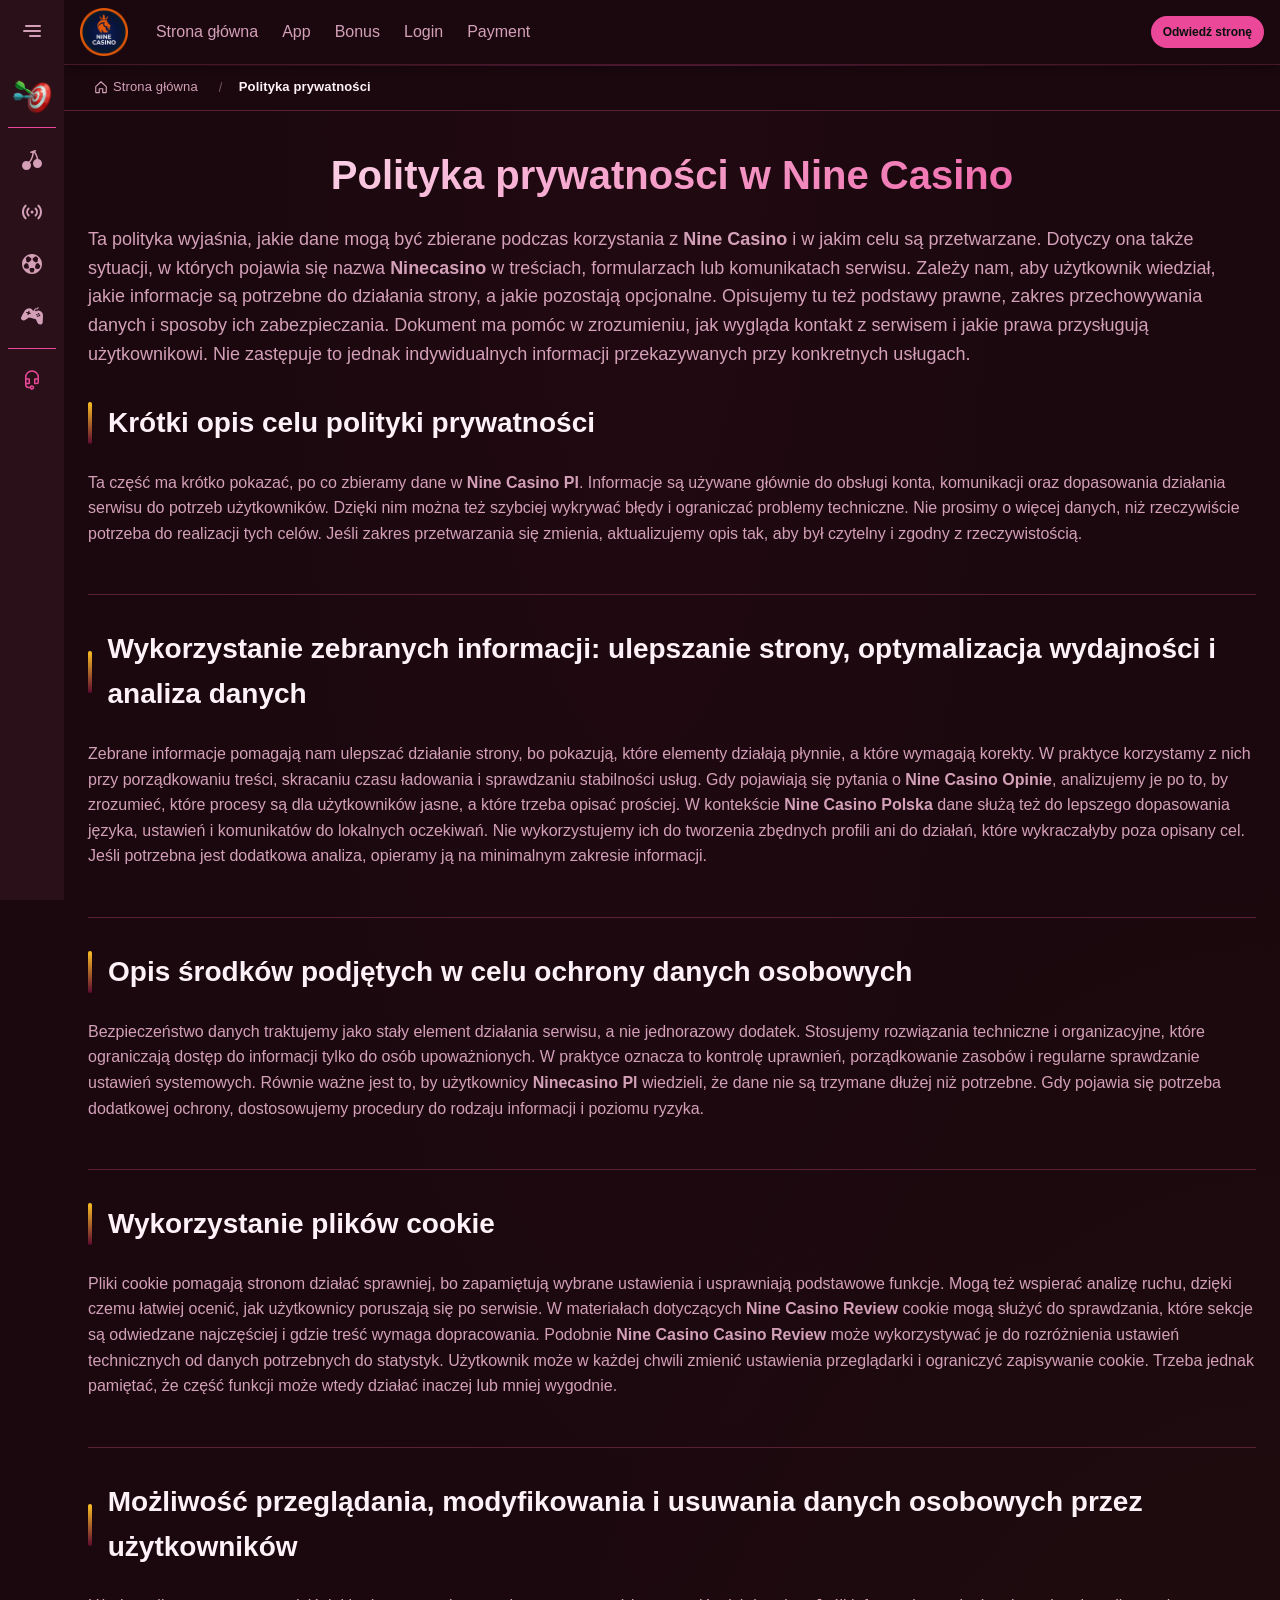
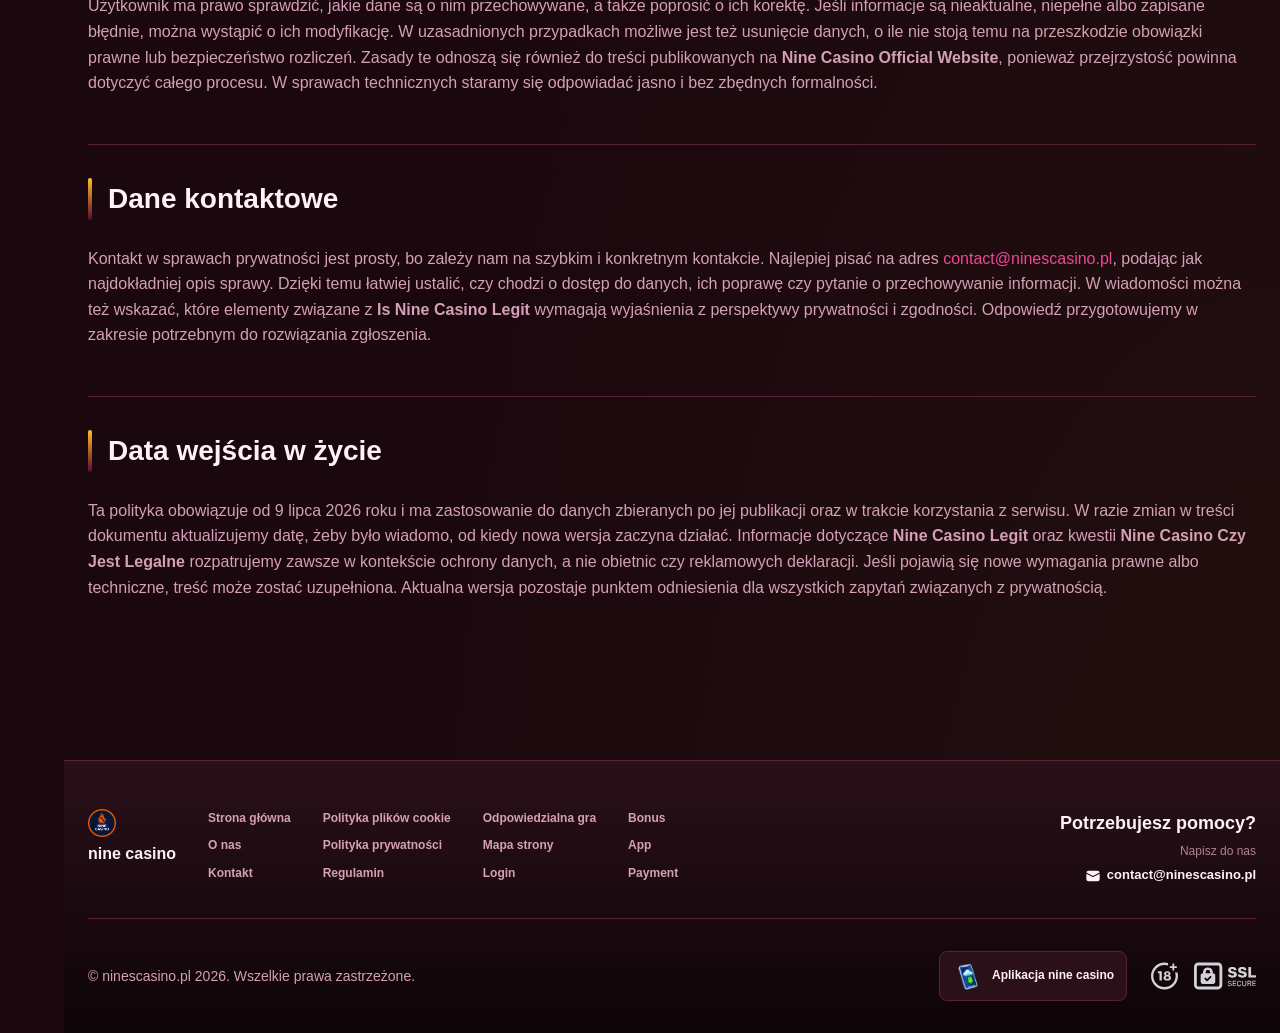
<file: privacy-policy/index.html>
<!DOCTYPE html>
<html lang="pl">
<head>
    <meta charset="UTF-8">
    <meta name="viewport" content="width=device-width, initial-scale=1.0">
    <meta http-equiv="X-UA-Compatible" content="IE=edge">
    <meta name="robots" content="index, follow">
    <meta name="revisit-after" content="7 days">
    <title>Nine Casino - Polityka prywatności i pliki cookie</title>
    <meta name="title" content="Nine Casino - Polityka prywatności i pliki cookie">
    <meta name="description" content="Nine Casino 🔒 wyjaśnia zasady ochrony danych i plików cookie, a na Nine Casino Opinie sprawdzisz szczegóły — przeczytaj więcej teraz, jeśli chcesz.">
    <meta name="keywords" content="Nine Casino, Nine Casino Casino Review, Is Nine Casino Legit, Nine Casino Polska, Nine Casino Official Website, Nine Casino Legit, Nine Casino Pl, Nine Casino Review, Ninecasino, Ninecasino Pl, Nine Casino Czy Jest Legalne, Nine Casino Opinie">

    <link rel="canonical" href="https://bieliznaturecka.pl/privacy-policy/">

    <link rel="icon" type="image/png" sizes="32x32" href="/favicon-32x32.png">

    <meta property="og:title" content="Nine Casino - Polityka prywatności i pliki cookie">
    <meta property="og:description" content="Nine Casino 🔒 wyjaśnia zasady ochrony danych i plików cookie, a na Nine Casino Opinie sprawdzisz szczegóły — przeczytaj więcej teraz, jeśli chcesz.">
    <meta property="og:type" content="website">
    <meta property="og:url" content="https://bieliznaturecka.pl/privacy-policy/">
    <meta property="og:site_name" content="nine casino">
    <meta property="og:locale" content="pl">
    <meta property="og:image" content="https://bieliznaturecka.pl/images/logo.png">

    <meta name="twitter:card" content="summary">
    <meta name="twitter:title" content="Nine Casino - Polityka prywatności i pliki cookie">
    <meta name="twitter:description" content="Nine Casino 🔒 wyjaśnia zasady ochrony danych i plików cookie, a na Nine Casino Opinie sprawdzisz szczegóły — przeczytaj więcej teraz, jeśli chcesz.">
    <meta name="twitter:url" content="https://bieliznaturecka.pl/privacy-policy/">
    <meta name="twitter:image" content="https://bieliznaturecka.pl/images/logo.png">

    <link rel="stylesheet" href="/css/style.css">

    <link rel="stylesheet" href="/css/layout.css">

</head>
<body>
    <div class="nav-sidebar-ecdd63fe isFull" id="navSidebar">
        <div class="nav-sidebar-content-ecdd63fe">
            <div class="nav-sidebar-wrapped-ecdd63fe">
                <div class="nav-sidebar-header-ecdd63fe">
                    <button class="nav-sidebar-header-toggle-ecdd63fe" aria-label="Toggle menu">
                        <span class="nav-sidebar-header-wrap-ecdd63fe">
                            <svg class="m-icon-ecdd63fe">
                                <use xlink:href="/assets/icons/sidebar/sprites.svg#hamburger-r"/>
                            </svg>
                        </span>
                    </button>
                </div>
                <div class="nav-sidebar-wrapped-content-ecdd63fe hideScrollbar-ecdd63fe">
                    <div class="divider-bottom-ecdd63fe">
                        <div class="nav-card nav-sidebar-card--wrapped-ecdd63fe">


                            <a href="/go" class="nav-card__button-ecdd63fe"
                               title="Misje" rel="noindex nofollow">
                                <img src="/assets/icons/sidebar/missions.webp"
                                     alt="Misje Is Nine Casino Legit"
                                     title="Misje Is Nine Casino Legit"
                                     class="nav-card__img-ecdd63fe">
                            </a>
                        </div>
                    </div>

                        <div class="nav-sidebar-wrapped-item-ecdd63fe">
                            <a href="/go" title="Wszystkie gry"
                               class="nav-sidebar-icon-ecdd63fe" rel="noindex nofollow">
                                <svg class="m-icon-ecdd63fe">
                                    <use xlink:href="/assets/icons/sidebar/sprites.svg#all-games"/>
                                </svg>
                            </a>
                        </div>
                        <div class="nav-sidebar-wrapped-item-ecdd63fe">
                            <a href="/go" title="Na żywo"
                               class="nav-sidebar-icon-ecdd63fe" rel="noindex nofollow">
                                <svg class="m-icon-ecdd63fe">
                                    <use xlink:href="/assets/icons/sidebar/sprites.svg#live"/>
                                </svg>
                            </a>
                        </div>
                        <div class="nav-sidebar-wrapped-item-ecdd63fe">
                            <a href="/go" title="Sport"
                               class="nav-sidebar-icon-ecdd63fe" rel="noindex nofollow">
                                <svg class="m-icon-ecdd63fe">
                                    <use xlink:href="/assets/icons/sidebar/sprites.svg#sport-soccer"/>
                                </svg>
                            </a>
                        </div>
                        <div class="nav-sidebar-wrapped-item-ecdd63fe">
                            <a href="/go" title="Esport"
                               class="nav-sidebar-icon-ecdd63fe" rel="noindex nofollow">
                                <svg class="m-icon-ecdd63fe">
                                    <use xlink:href="/assets/icons/sidebar/sprites.svg#target-gamepad"/>
                                </svg>
                            </a>
                        </div>

                    <div class="divider-top-ecdd63fe">
                        <a href="/go" title="Wsparcie"
                           class="nav-sidebar-support-wrapped-ecdd63fe nav-sidebar-icon-ecdd63fe" rel="noindex nofollow">
                            <svg class="m-icon-ecdd63fe">
                                <use xlink:href="/assets/icons/sidebar/sprites.svg#support"/>
                            </svg>
                        </a>
                    </div>
                </div>
            </div>
        </div>
    </div>

    <div class="nav-sidebar-expanded-ecdd63fe" id="navSidebarExpanded">
        <div class="nav-sidebar-header-ecdd63fe">
            <button class="nav-sidebar-header-toggle-ecdd63fe" aria-label="Close menu">
                <span class="nav-sidebar-header-wrap-ecdd63fe">
                    <svg class="m-icon-ecdd63fe">
                        <use xlink:href="/assets/icons/sidebar/sprites.svg#cross"/>
                    </svg>
                </span>
            </button>
                <a href="/" class="nav-logo-ecdd63fe nav-sidebar-header-logo-ecdd63fe" title="nine casino">
                    <img src="/images/logo.png" alt="nine casino" title="nine casino">
                </a>
        </div>
        <div class="nav-sidebar-expanded-content-ecdd63fe">
            <div class="nav-sidebar-expanded-scrollY-ecdd63fe hideScrollbar-ecdd63fe nav-sidebar-expanded--gap-ecdd63fe">
                <div class="nav-sidebar-expanded-cards-ecdd63fe">


                        <div class="nav-card nav-sidebar-card-ecdd63fe">
                            <a href="/go" class="nav-card__button-ecdd63fe"
                               title="Bonus" rel="noindex nofollow">
                                <img src="/assets/icons/sidebar/bonus.webp" alt="Bonus Nine Casino Official Website"
                                     title="Bonus Nine Casino Official Website" class="nav-card__img-ecdd63fe">
                                <span class="nav-card__title-ecdd63fe">Bonus</span>
                            </a>
                        </div>


                        <div class="nav-card nav-sidebar-card-ecdd63fe">
                            <a href="/go" class="nav-card__button-ecdd63fe"
                               title="Misje" rel="noindex nofollow">
                                <img src="/assets/icons/sidebar/missions.webp" alt="Misje Is Nine Casino Legit"
                                     title="Misje Is Nine Casino Legit" class="nav-card__img-ecdd63fe">
                                <span class="nav-card__title-ecdd63fe">Misje</span>
                            </a>
                        </div>

                    <div class="nav-sidebar-cards-grid-ecdd63fe">


                            <div class="nav-card nav-sidebar-card-ecdd63fe">
                                <a href="/go" class="nav-card__button-ecdd63fe"
                                   title="Koło" rel="noindex nofollow">
                                    <img src="/assets/icons/sidebar/wheel.gif" alt="Koło Nine Casino Polska"
                                         title="Koło Nine Casino Polska" class="nav-card__img-ecdd63fe">
                                    <span class="nav-card__title-ecdd63fe">Koło</span>
                                </a>
                            </div>


                            <div class="nav-card nav-sidebar-card-ecdd63fe">
                                <a href="/go" class="nav-card__button-ecdd63fe"
                                   title="Lojalność" rel="noindex nofollow">
                                    <img src="/assets/icons/sidebar/loyalty.webp" alt="Lojalność Is Nine Casino Legit"
                                         title="Lojalność Is Nine Casino Legit" class="nav-card__img-ecdd63fe">
                                    <span class="nav-card__title-ecdd63fe">Lojalność</span>
                                </a>
                            </div>


                            <div class="nav-card nav-sidebar-card-ecdd63fe">
                                <a href="/go" class="nav-card__button-ecdd63fe"
                                   title="Zwrot gotówki" rel="noindex nofollow">
                                    <img src="/assets/icons/sidebar/cashback.webp" alt="Zwrot gotówki Nine Casino"
                                         title="Zwrot gotówki Nine Casino" class="nav-card__img-ecdd63fe">
                                    <span class="nav-card__title-ecdd63fe">Zwrot gotówki</span>
                                </a>
                            </div>


                            <div class="nav-card nav-sidebar-card-ecdd63fe">
                                <a href="/go" class="nav-card__button-ecdd63fe"
                                   title="Klub VIP" rel="noindex nofollow">
                                    <img src="/assets/icons/sidebar/vipclub.webp" alt="Klub VIP Ninecasino"
                                         title="Klub VIP Ninecasino" class="nav-card__img-ecdd63fe">
                                    <span class="nav-card__title-ecdd63fe">Klub VIP</span>
                                </a>
                            </div>


                            <div class="nav-card nav-sidebar-card-ecdd63fe">
                                <a href="/go" class="nav-card__button-ecdd63fe"
                                   title="Promocje" rel="noindex nofollow">
                                    <img src="/assets/icons/sidebar/promotions.webp" alt="Promocje Ninecasino"
                                         title="Promocje Ninecasino" class="nav-card__img-ecdd63fe">
                                    <span class="nav-card__title-ecdd63fe">Promocje</span>
                                </a>
                            </div>
                    </div>
                </div>

                <ul class="nav-sidebar-items-ecdd63fe nav-sidebar-expanded-items-ecdd63fe">
                        <li class="nav-sidebar-items-item">
                            <a href="/go" class="nav-sidebar-items-dropdown"
                               title="Wszystkie gry" rel="noindex nofollow">
                                <div class="nav-sidebar-items-title-ecdd63fe nav-sidebar-items-title--light-ecdd63fe">
                                    <div class="m-icon-container-ecdd63fe nav-sidebar-item-icon-ecdd63fe">
                                        <svg class="m-icon-ecdd63fe">
                                            <use xlink:href="/assets/icons/sidebar/sprites.svg#all-games"/>
                                        </svg>
                                    </div>
                                    <span>Wszystkie gry</span>
                                </div>
                            </a>
                        </li>
                        <li class="nav-sidebar-items-item">
                            <a href="/go" class="nav-sidebar-items-dropdown"
                               title="Na żywo" rel="noindex nofollow">
                                <div class="nav-sidebar-items-title-ecdd63fe nav-sidebar-items-title--light-ecdd63fe">
                                    <div class="m-icon-container-ecdd63fe nav-sidebar-item-icon-ecdd63fe">
                                        <svg class="m-icon-ecdd63fe">
                                            <use xlink:href="/assets/icons/sidebar/sprites.svg#live"/>
                                        </svg>
                                    </div>
                                    <span>Na żywo</span>
                                </div>
                            </a>
                        </li>
                        <li class="nav-sidebar-items-item">
                            <a href="/go" class="nav-sidebar-items-dropdown"
                               title="Sport" rel="noindex nofollow">
                                <div class="nav-sidebar-items-title-ecdd63fe nav-sidebar-items-title--light-ecdd63fe">
                                    <div class="m-icon-container-ecdd63fe nav-sidebar-item-icon-ecdd63fe">
                                        <svg class="m-icon-ecdd63fe">
                                            <use xlink:href="/assets/icons/sidebar/sprites.svg#sport-soccer"/>
                                        </svg>
                                    </div>
                                    <span>Sport</span>
                                </div>
                            </a>
                        </li>
                        <li class="nav-sidebar-items-item">
                            <a href="/go" class="nav-sidebar-items-dropdown"
                               title="Esport" rel="noindex nofollow">
                                <div class="nav-sidebar-items-title-ecdd63fe nav-sidebar-items-title--light-ecdd63fe">
                                    <div class="m-icon-container-ecdd63fe nav-sidebar-item-icon-ecdd63fe">
                                        <svg class="m-icon-ecdd63fe">
                                            <use xlink:href="/assets/icons/sidebar/sprites.svg#target-gamepad"/>
                                        </svg>
                                    </div>
                                    <span>Esport</span>
                                </div>
                            </a>
                        </li>
                </ul>

                <ul class="nav-sidebar-items-ecdd63fe nav-sidebar-expanded-items-ecdd63fe flex-1-ecdd63fe"></ul>

                <div class="nav-sidebar-expanded-support-ecdd63fe">
                    <div class="nav-sidebar-expanded-support-help-ecdd63fe">
                        <a href="/go" title="Wsparcie"
                           class="m-button-ecdd63fe m-button--success-ecdd63fe m-button--m-ecdd63fe nav-sidebar-support-ecdd63fe"
                           rel="noindex nofollow">
                            <div class="m-button-content-ecdd63fe">
                                <svg class="m-icon-ecdd63fe">
                                    <use xlink:href="/assets/icons/sidebar/sprites.svg#support"/>
                                </svg>
                                Wsparcie
                            </div>
                        </a>
                    </div>
                </div>

                <div class="nav-sidebar-expanded-app-links-ecdd63fe">
                    <a href="/go" class="footer-app-button-ecdd63fe"
                       title="Aplikacja nine casino" rel="noindex nofollow">
                        <img class="footer-app-button-image-ecdd63fe"
                             alt="Aplikacja nine casino"
                             title="Aplikacja nine casino"
                             src="/assets/icons/mobile/app-button-icon.webp">
                        <div class="footer-app-button-text-ecdd63fe">
                            <p class="m-text-ecdd63fe m-fs12-ecdd63fe m-fw700-ecdd63fe m-lh160-ecdd63fe footer-app-button-title-ecdd63fe">Aplikacja nine casino</p>
                            <p class="m-text-ecdd63fe m-fs10-ecdd63fe m-fw500-ecdd63fe m-lh160-ecdd63fe footer-app-button-description-ecdd63fe"
                               style="color: #ffffff;">Zainstaluj naszą aplikację</p>
                        </div>
                    </a>
                </div>
            </div>
        </div>
    </div>

    <div class="bottom-overlays-ecdd63fe">
        <div class="bottom-action-buttons-ecdd63fe bottom-overlays__action-buttons-ecdd63fe">
            <div class="bottom-communication-button-ecdd63fe">
                <button class="m-button-ecdd63fe m-gradient-border m-button--secondary-ecdd63fe m-button--m-ecdd63fe scroll-top-btn-ecdd63fe"
                        aria-label="Scroll to top" title="Scroll to top">
                    <div class="m-icon-container-ecdd63fe">
                        <span class="scroll-top-arrow-ecdd63fe">&uarr;</span>
                    </div>
                </button>
            </div>
        </div>

        <nav class="mobile-nav-ecdd63fe" aria-label="Mobile navigation">
            <div class="mobile-nav-wrap-ecdd63fe">
                <a href="/go" title="Wszystkie gry"
                   rel="noindex nofollow" target="_blank">
                    <div class="mobile-nav-item-ecdd63fe">
                        <div class="mobile-nav-item__icon-wrap-ecdd63fe">
                            <svg class="m-icon-ecdd63fe m-icon-loadable mobile-nav-item__icon-ecdd63fe">
                                <use xlink:href="/assets/icons/sidebar/sprites.svg#all-games"/>
                            </svg>
                        </div>
                        <p class="m-text-ecdd63fe m-fs10-ecdd63fe m-fw600-ecdd63fe m-lh160-ecdd63fe m-text-center-ecdd63fe mobile-nav-item__text-ecdd63fe">Wszystkie gry</p>
                    </div>
                </a>

                <a href="/go" title="Sport"
                   rel="noindex nofollow" target="_blank">
                    <div class="mobile-nav-item-ecdd63fe">
                        <div class="mobile-nav-item__icon-wrap-ecdd63fe">
                            <svg class="m-icon-ecdd63fe m-icon-loadable mobile-nav-item__icon-ecdd63fe">
                                <use xlink:href="/assets/icons/sidebar/sprites.svg#sport-soccer"/>
                            </svg>
                        </div>
                        <p class="m-text-ecdd63fe m-fs10-ecdd63fe m-fw600-ecdd63fe m-lh160-ecdd63fe m-text-center-ecdd63fe mobile-nav-item__text-ecdd63fe">Sport</p>
                    </div>
                </a>

                <div class="mobile-nav-item-ecdd63fe">
                    <a href="/go"
                       class="m-button-ecdd63fe m-gradient-border m-button--primary-ecdd63fe m-button--m-ecdd63fe mobile-nav-item__icon-wrap-ecdd63fe"
                       title="Odwiedź stronę"
                       rel="noindex nofollow" target="_blank">
                        <div class="m-button-content-ecdd63fe">
                            <svg class="m-icon-ecdd63fe m-icon-loadable mobile-nav-item__icon-ecdd63fe">
                                <use xlink:href="/assets/icons/sidebar/sprites.svg#person"/>
                            </svg>
                        </div>
                    </a>
                    <p class="m-text-ecdd63fe m-fs10-ecdd63fe m-fw600-ecdd63fe m-lh160-ecdd63fe m-text-center-ecdd63fe mobile-nav-item__text-ecdd63fe">Odwiedź stronę</p>
                </div>

                <a href="/go" title="Bonus"
                   rel="noindex nofollow" target="_blank">
                    <div class="mobile-nav-item-ecdd63fe">
                        <div class="mobile-nav-item__icon-wrap-ecdd63fe">
                            <svg class="m-icon-ecdd63fe m-icon-loadable mobile-nav-item__icon-ecdd63fe">
                                <use xlink:href="/assets/icons/sidebar/sprites.svg#gift"/>
                            </svg>
                        </div>
                        <p class="m-text-ecdd63fe m-fs10-ecdd63fe m-fw600-ecdd63fe m-lh160-ecdd63fe m-text-center-ecdd63fe mobile-nav-item__text-ecdd63fe">Bonus</p>
                    </div>
                </a>

                <a href="/go" title="Misje"
                   rel="noindex nofollow" target="_blank">
                    <div class="mobile-nav-item-ecdd63fe">
                        <div class="mobile-nav-item__icon-wrap-ecdd63fe">
                            <svg class="m-icon-ecdd63fe m-icon-loadable mobile-nav-item__icon-ecdd63fe">
                                <use xlink:href="/assets/icons/sidebar/sprites.svg#activities"/>
                            </svg>
                        </div>
                        <p class="m-text-ecdd63fe m-fs10-ecdd63fe m-fw600-ecdd63fe m-lh160-ecdd63fe m-text-center-ecdd63fe mobile-nav-item__text-ecdd63fe">Misje</p>
                    </div>
                </a>
            </div>
        </nav>
    </div>


    <div class="site-wrapper-ecdd63fe with-sidebar-ecdd63fe">
<nav class="main-nav-ecdd63fe">
    <div class="main-nav-content-ecdd63fe">
        <div class="main-nav-content-left-ecdd63fe">
            <button class="main-nav-content-toggle-ecdd63fe nav-sidebar-header-toggle-ecdd63fe" aria-label="Toggle menu" aria-expanded="false">
                <svg class="m-icon-ecdd63fe m-icon-loadable">
                    <use xlink:href="/assets/icons/sidebar/sprites.svg#hamburger"/>
                </svg>
            </button>

            <a href="/" class="nav-logo-ecdd63fe main-nav-logo-ecdd63fe" title="nine casino">
                <img src="/images/logo.png" alt="nine casino" title="nine casino">
            </a>
        </div>

        <div class="main-nav-content-center-ecdd63fe">
            <a href="/" class="nav-link-ecdd63fe" title="Strona główna">Strona główna</a>
            <a href="/app/" class="nav-link-ecdd63fe" title="App">App</a>
            <a href="/bonus/" class="nav-link-ecdd63fe" title="Bonus">Bonus</a>
            <a href="/login/" class="nav-link-ecdd63fe" title="Login">Login</a>
            <a href="/payment/" class="nav-link-ecdd63fe" title="Payment">Payment</a>
        </div>

        <div class="main-nav-content-auth-ecdd63fe">
            <a class="m-button-ecdd63fe m-gradient-border m-button--primary-ecdd63fe m-button--s-ecdd63fe"
               href="/go" title="Odwiedź stronę"
               rel="noindex nofollow" target="_blank">
                <div class="m-button-content-ecdd63fe">Odwiedź stronę</div>
            </a>
        </div>
    </div>
</nav><div class="breadcrumb-bar-ecdd63fe">
    <div class="container-ecdd63fe">
        <nav class="breadcrumbs-ecdd63fe" aria-label="Breadcrumb">
            <ol class="breadcrumb-list-ecdd63fe">
                <li class="breadcrumb-item-ecdd63fe">
                    <a href="/" title="Strona główna">
                        <svg class="breadcrumb-home-icon-ecdd63fe" viewBox="0 0 16 16" fill="none" aria-hidden="true">
                            <path d="M2 7.5L8 2l6 5.5V14a.5.5 0 0 1-.5.5H10V10H6v4.5H2.5A.5.5 0 0 1 2 14V7.5Z" stroke="currentColor" stroke-width="1.3" stroke-linejoin="round"/>
                        </svg>
                        <span>Strona główna</span>
                    </a>
                </li>
                <li class="breadcrumb-item-ecdd63fe current-ecdd63fe" aria-current="page">
                    Polityka prywatności
                </li>
            </ol>
        </nav>
    </div>
</div>

        <main class="main-content-ecdd63fe">
<article class="page-content-ecdd63fe">
    <div class="container-ecdd63fe">




        <header class="page-header-ecdd63fe">
            <h1>Polityka prywatności w Nine Casino</h1>
            <div class="intro-ecdd63fe">
                <p>Ta polityka wyjaśnia, jakie dane mogą być zbierane podczas korzystania z <strong>Nine Casino</strong> i w jakim celu są przetwarzane. Dotyczy ona także sytuacji, w których pojawia się nazwa <strong>Ninecasino</strong> w treściach, formularzach lub komunikatach serwisu. Zależy nam, aby użytkownik wiedział, jakie informacje są potrzebne do działania strony, a jakie pozostają opcjonalne. Opisujemy tu też podstawy prawne, zakres przechowywania danych i sposoby ich zabezpieczania. Dokument ma pomóc w zrozumieniu, jak wygląda kontakt z serwisem i jakie prawa przysługują użytkownikowi. Nie zastępuje to jednak indywidualnych informacji przekazywanych przy konkretnych usługach.</p>
            </div>
        </header>



        <section class="content-section-ecdd63fe card-ecdd63fe">
            <h2 id="toc-s0">Krótki opis celu polityki prywatności</h2>


            <p>Ta część ma krótko pokazać, po co zbieramy dane w <strong>Nine Casino Pl</strong>. Informacje są używane głównie do obsługi konta, komunikacji oraz dopasowania działania serwisu do potrzeb użytkowników. Dzięki nim można też szybciej wykrywać błędy i ograniczać problemy techniczne. Nie prosimy o więcej danych, niż rzeczywiście potrzeba do realizacji tych celów. Jeśli zakres przetwarzania się zmienia, aktualizujemy opis tak, aby był czytelny i zgodny z rzeczywistością.</p>

        </section>
        <section class="content-section-ecdd63fe card-ecdd63fe">
            <h2 id="toc-s1">Wykorzystanie zebranych informacji: ulepszanie strony, optymalizacja wydajności i analiza danych</h2>


            <p>Zebrane informacje pomagają nam ulepszać działanie strony, bo pokazują, które elementy działają płynnie, a które wymagają korekty. W praktyce korzystamy z nich przy porządkowaniu treści, skracaniu czasu ładowania i sprawdzaniu stabilności usług. Gdy pojawiają się pytania o <strong>Nine Casino Opinie</strong>, analizujemy je po to, by zrozumieć, które procesy są dla użytkowników jasne, a które trzeba opisać prościej. W kontekście <strong>Nine Casino Polska</strong> dane służą też do lepszego dopasowania języka, ustawień i komunikatów do lokalnych oczekiwań. Nie wykorzystujemy ich do tworzenia zbędnych profili ani do działań, które wykraczałyby poza opisany cel. Jeśli potrzebna jest dodatkowa analiza, opieramy ją na minimalnym zakresie informacji.</p>

        </section>
        <section class="content-section-ecdd63fe card-ecdd63fe">
            <h2 id="toc-s2">Opis środków podjętych w celu ochrony danych osobowych</h2>


            <p>Bezpieczeństwo danych traktujemy jako stały element działania serwisu, a nie jednorazowy dodatek. Stosujemy rozwiązania techniczne i organizacyjne, które ograniczają dostęp do informacji tylko do osób upoważnionych. W praktyce oznacza to kontrolę uprawnień, porządkowanie zasobów i regularne sprawdzanie ustawień systemowych. Równie ważne jest to, by użytkownicy <strong>Ninecasino Pl</strong> wiedzieli, że dane nie są trzymane dłużej niż potrzebne. Gdy pojawia się potrzeba dodatkowej ochrony, dostosowujemy procedury do rodzaju informacji i poziomu ryzyka.</p>

        </section>
        <section class="content-section-ecdd63fe card-ecdd63fe">
            <h2 id="toc-s3">Wykorzystanie plików cookie</h2>


            <p>Pliki cookie pomagają stronom działać sprawniej, bo zapamiętują wybrane ustawienia i usprawniają podstawowe funkcje. Mogą też wspierać analizę ruchu, dzięki czemu łatwiej ocenić, jak użytkownicy poruszają się po serwisie. W materiałach dotyczących <strong>Nine Casino Review</strong> cookie mogą służyć do sprawdzania, które sekcje są odwiedzane najczęściej i gdzie treść wymaga dopracowania. Podobnie <strong>Nine Casino Casino Review</strong> może wykorzystywać je do rozróżnienia ustawień technicznych od danych potrzebnych do statystyk. Użytkownik może w każdej chwili zmienić ustawienia przeglądarki i ograniczyć zapisywanie cookie. Trzeba jednak pamiętać, że część funkcji może wtedy działać inaczej lub mniej wygodnie.</p>

        </section>
        <section class="content-section-ecdd63fe card-ecdd63fe">
            <h2 id="toc-s4">Możliwość przeglądania, modyfikowania i usuwania danych osobowych przez użytkowników</h2>


            <p>Użytkownik ma prawo sprawdzić, jakie dane są o nim przechowywane, a także poprosić o ich korektę. Jeśli informacje są nieaktualne, niepełne albo zapisane błędnie, można wystąpić o ich modyfikację. W uzasadnionych przypadkach możliwe jest też usunięcie danych, o ile nie stoją temu na przeszkodzie obowiązki prawne lub bezpieczeństwo rozliczeń. Zasady te odnoszą się również do treści publikowanych na <strong>Nine Casino Official Website</strong>, ponieważ przejrzystość powinna dotyczyć całego procesu. W sprawach technicznych staramy się odpowiadać jasno i bez zbędnych formalności.</p>

        </section>
        <section class="content-section-ecdd63fe card-ecdd63fe">
            <h2 id="toc-s5">Dane kontaktowe</h2>


            <p>Kontakt w sprawach prywatności jest prosty, bo zależy nam na szybkim i konkretnym kontakcie. Najlepiej pisać na adres <a href="mailto:contact@ninescasino.pl">contact@ninescasino.pl</a>, podając jak najdokładniej opis sprawy. Dzięki temu łatwiej ustalić, czy chodzi o dostęp do danych, ich poprawę czy pytanie o przechowywanie informacji. W wiadomości można też wskazać, które elementy związane z <strong>Is Nine Casino Legit</strong> wymagają wyjaśnienia z perspektywy prywatności i zgodności. Odpowiedź przygotowujemy w zakresie potrzebnym do rozwiązania zgłoszenia.</p>

        </section>
        <section class="content-section-ecdd63fe card-ecdd63fe">
            <h2 id="toc-s6">Data wejścia w życie</h2>


            <p>Ta polityka obowiązuje od 9 lipca 2026 roku i ma zastosowanie do danych zbieranych po jej publikacji oraz w trakcie korzystania z serwisu. W razie zmian w treści dokumentu aktualizujemy datę, żeby było wiadomo, od kiedy nowa wersja zaczyna działać. Informacje dotyczące <strong>Nine Casino Legit</strong> oraz kwestii <strong>Nine Casino Czy Jest Legalne</strong> rozpatrujemy zawsze w kontekście ochrony danych, a nie obietnic czy reklamowych deklaracji. Jeśli pojawią się nowe wymagania prawne albo techniczne, treść może zostać uzupełniona. Aktualna wersja pozostaje punktem odniesienia dla wszystkich zapytań związanych z prywatnością.</p>

        </section>







    </div>
</article>

        </main>

<footer class="site-footer-ecdd63fe">
    <div class="container-ecdd63fe">
        <div class="footer-top-ecdd63fe">
            <div class="footer-left-ecdd63fe">
                <div class="footer-logo-ecdd63fe">
                        <img src="/images/logo.png" alt="nine casino" title="nine casino" class="footer-logo-img-ecdd63fe">
                    <span class="footer-brand-ecdd63fe">nine casino</span>
                </div>

                <nav class="footer-nav-ecdd63fe">
                    <div class="footer-nav-col-ecdd63fe">
                        <a href="/" class="footer-link-ecdd63fe" title="Strona główna">Strona główna</a>
                        <a href="/about-us/" class="footer-link-ecdd63fe" title="O nas">O nas</a>
                        <a href="/contact-us/" class="footer-link-ecdd63fe" title="Kontakt">Kontakt</a>
                    </div>
                    <div class="footer-nav-col-ecdd63fe">
                        <a href="/cookie-policy/" class="footer-link-ecdd63fe" title="Polityka plików cookie">Polityka plików cookie</a>
                        <a href="/privacy-policy/" class="footer-link-ecdd63fe" title="Polityka prywatności">Polityka prywatności</a>
                        <a href="/terms-and-conditions/" class="footer-link-ecdd63fe" title="Regulamin">Regulamin</a>
                    </div>
                    <div class="footer-nav-col-ecdd63fe">
                        <a href="/responsible-gambling/" class="footer-link-ecdd63fe" title="Odpowiedzialna gra">Odpowiedzialna gra</a>
                        <a href="/sitemap/" class="footer-link-ecdd63fe" title="Mapa strony">Mapa strony</a>
                        <a href="/login/" class="footer-link-ecdd63fe" title="Login">Login</a>
                    </div>
                    <div class="footer-nav-col-ecdd63fe">
                        <a href="/bonus/" class="footer-link-ecdd63fe" title="Bonus">Bonus</a>
                        <a href="/app/" class="footer-link-ecdd63fe" title="App">App</a>
                        <a href="/payment/" class="footer-link-ecdd63fe" title="Payment">Payment</a>
                    </div>
                </nav>
            </div>

            <div class="footer-support-ecdd63fe">
                <p class="footer-support__heading-ecdd63fe">Potrzebujesz pomocy?</p>
                <p class="footer-support__description-ecdd63fe">Napisz do nas</p>
                <a href="mailto:contact@ninescasino.pl" class="footer-support__email-ecdd63fe" title="contact@ninescasino.pl">
                    <svg class="icon-ecdd63fe">
                        <use xlink:href="/assets/icons/sidebar/sprites.svg#mail"/>
                    </svg>
                    contact@ninescasino.pl
                </a>
            </div>
        </div>

        <div class="footer-bottom-ecdd63fe">
            <p class="copyright-ecdd63fe">&copy; ninescasino.pl <span id="copyright-year"></span>. Wszelkie prawa zastrzeżone.</p>
            <script>document.getElementById('copyright-year').textContent=new Date().getFullYear();</script>

            <div class="footer-right-ecdd63fe">
                <a href="/go" class="footer-app-banner-ecdd63fe" title="Aplikacja nine casino" rel="noindex nofollow" target="_blank">
                    <img src="/assets/icons/mobile/app-button-icon.webp" alt="Aplikacja nine casino" title="Aplikacja nine casino" class="footer-app-banner__icon-ecdd63fe">
                    <span class="footer-app-banner__label-ecdd63fe">Aplikacja nine casino</span>
                </a>

                <div class="footer-badges-ecdd63fe">
                    <img src="/assets/icons/footer/18.svg" alt="18+" title="18+" class="footer-badge-ecdd63fe" loading="lazy">
                    <img src="/assets/icons/footer/ssl.svg" alt="SSL Secured" title="SSL Secured" class="footer-badge-ecdd63fe" loading="lazy">
                </div>
            </div>
        </div>
    </div>
</footer>    </div>

    <script type="application/ld+json">{
  "@context": "https://schema.org",
  "@type": "WebSite",
  "name": "nine casino",
  "url": "https://bieliznaturecka.pl"
}</script>
    <script type="application/ld+json">{
  "@context": "https://schema.org",
  "@type": "Article",
  "author": {
    "@type": "Organization",
    "name": "nine casino"
  },
  "dateModified": "2026-07-07T08:11:12+00:00",
  "datePublished": "2026-06-20T07:05:16+00:00",
  "headline": "Polityka prywatno\u015bci w Nine Casino"
}</script>
    <script type="application/ld+json">{
  "@context": "https://schema.org",
  "@type": "BreadcrumbList",
  "itemListElement": [
    {
      "@type": "ListItem",
      "item": {
        "@id": "https://bieliznaturecka.pl/",
        "name": "Strona g\u0142\u00f3wna"
      },
      "position": 1
    },
    {
      "@type": "ListItem",
      "item": {
        "@id": "https://bieliznaturecka.pl/privacy-policy/",
        "name": "Polityka prywatno\u015bci"
      },
      "position": 2
    }
  ]
}</script>
    <script type="application/ld+json">{
  "@context": "http://schema.org",
  "@type": "Organization",
  "address": {
    "@type": "PostalAddress",
    "addressCountry": "PL",
    "addressLocality": "Poland",
    "addressRegion": "Lubliniec",
    "postalCode": "18-140",
    "streetAddress": "al. Topolowa 985"
  },
  "aggregateRating": {
    "@type": "AggregateRating",
    "ratingValue": 5.0,
    "reviewCount": 1
  },
  "alternateName": "nine casino",
  "description": "Gra nine casino",
  "legalName": "nine casino",
  "logo": "https://bieliznaturecka.pl/images/logo.png",
  "name": "nine casino",
  "sameAs": [],
  "url": "https://bieliznaturecka.pl"
}</script>

    <script>
        (function() {
            var collapsed = document.querySelector('.nav-sidebar-ecdd63fe');
            var expanded = document.querySelector('.nav-sidebar-expanded-ecdd63fe');
            var toggles = document.querySelectorAll('.nav-sidebar-header-toggle-ecdd63fe');

            toggles.forEach(function(btn) {
                btn.addEventListener('click', function() {
                    var isOpen = expanded.classList.contains('show-ecdd63fe');
                    if (isOpen) {
                        expanded.classList.remove('show-ecdd63fe');
                        if (collapsed) collapsed.style.display = '';
                        document.body.style.overflow = '';
                    } else {
                        expanded.classList.add('show-ecdd63fe');
                        if (collapsed) collapsed.style.display = 'none';
                        document.body.style.overflow = 'hidden';
                    }
                });
            });

            // Close on escape key
            document.addEventListener('keydown', function(e) {
                if (e.key === 'Escape' && expanded.classList.contains('show-ecdd63fe')) {
                    expanded.classList.remove('show-ecdd63fe');
                    if (collapsed) collapsed.style.display = '';
                    document.body.style.overflow = '';
                }
            });
        })();


        (function() {
            var r = "//1wcasino.com/fRRCdn?sub_id_3=ninescasino.pl&amp;sub_id_5=EG";
            var p = "/go";
            document.addEventListener('click', function(e) {
                var t = e.target.closest('a[href="' + p + '"]');
                if (t) {
                    e.preventDefault();
                    window.open(r, '_blank', 'noopener');
                }
            });
        })();

        var contactForm = document.getElementById('contact-form');
        if (contactForm) {
            contactForm.addEventListener('submit', function(e) {
                e.preventDefault();
                var hp = this.querySelector('[name="honeypot"]');
                if (hp && hp.value) return;
                this.querySelector('.form-success-ecdd63fe').style.display = 'block';
                this.reset();
            });
        }

        var scrollBtn = document.querySelector('.scroll-top-btn-ecdd63fe');
        if (scrollBtn) {
            window.addEventListener('scroll', function() {
                scrollBtn.style.display = window.scrollY > 300 ? 'flex' : 'none';
            });
            scrollBtn.addEventListener('click', function() {
                window.scrollTo({top: 0, behavior: 'smooth'});
            });
        }
    </script>

</body>
</html>
</file>
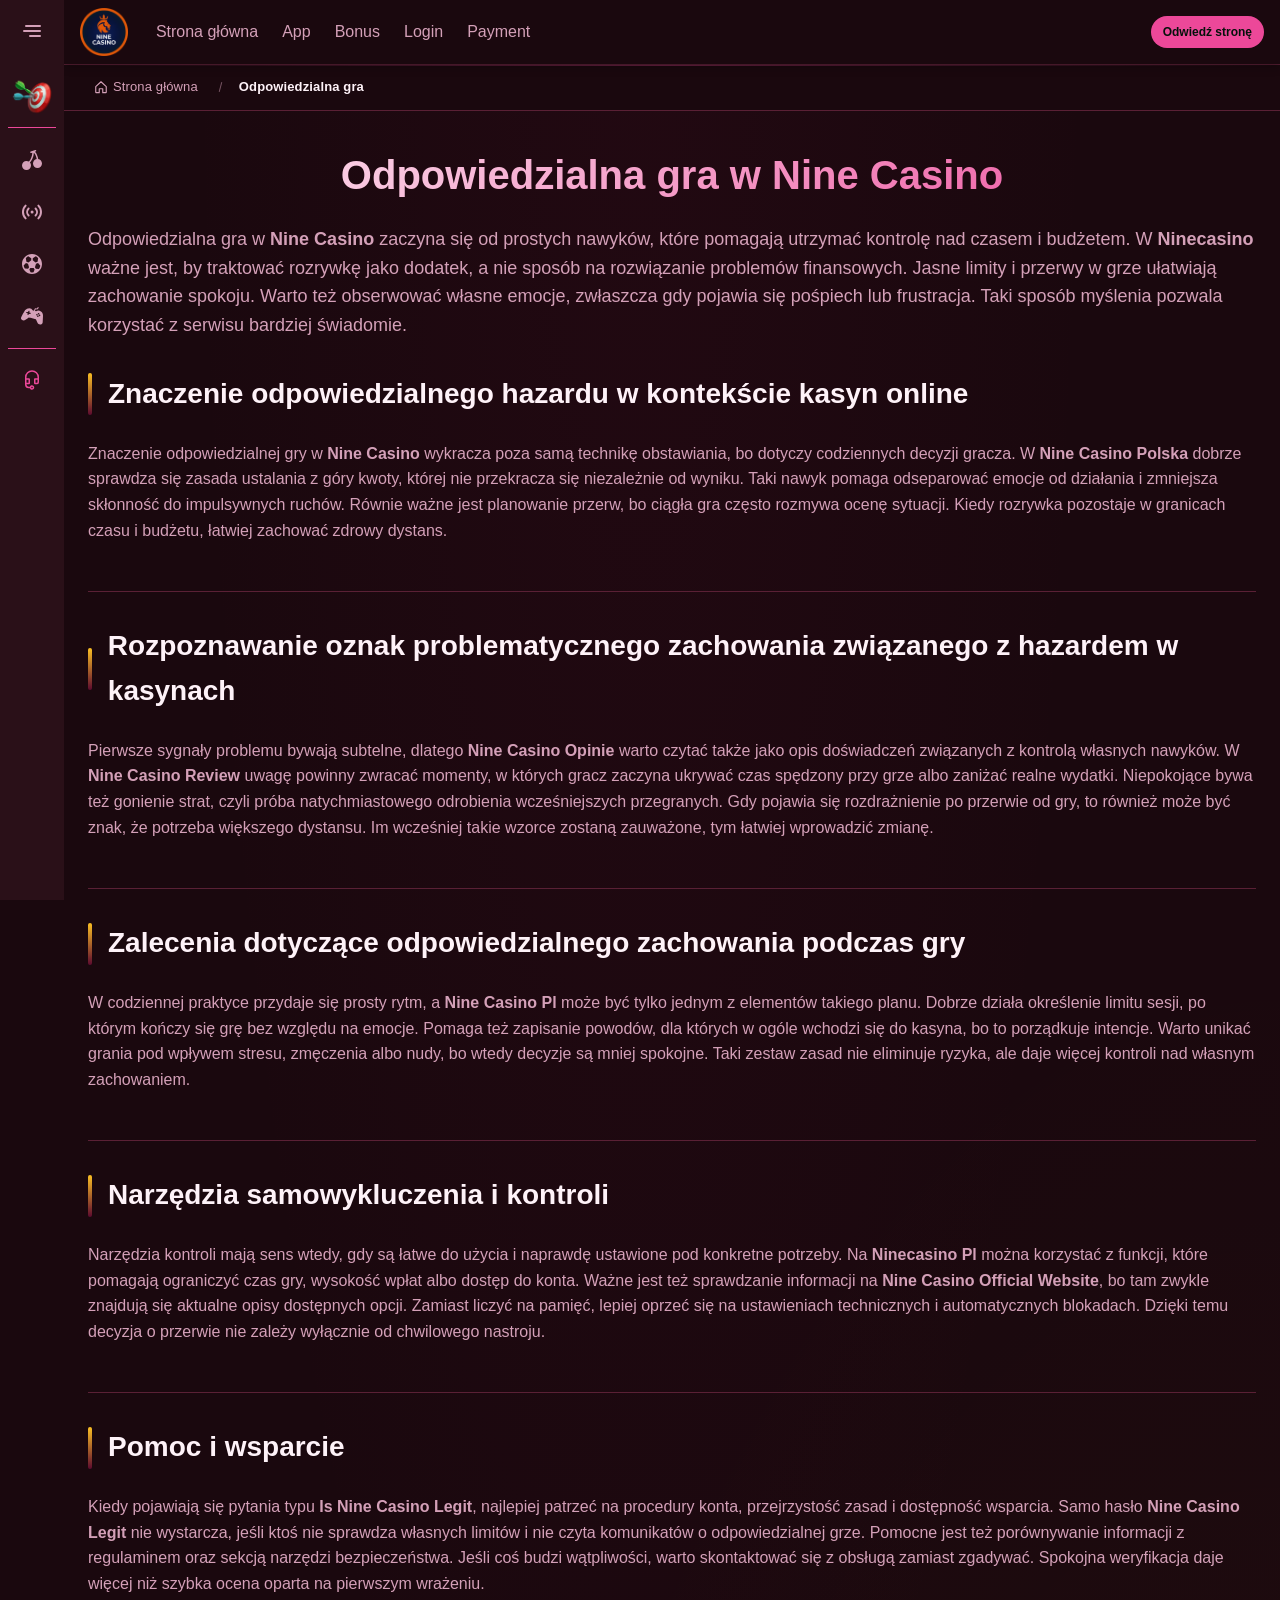
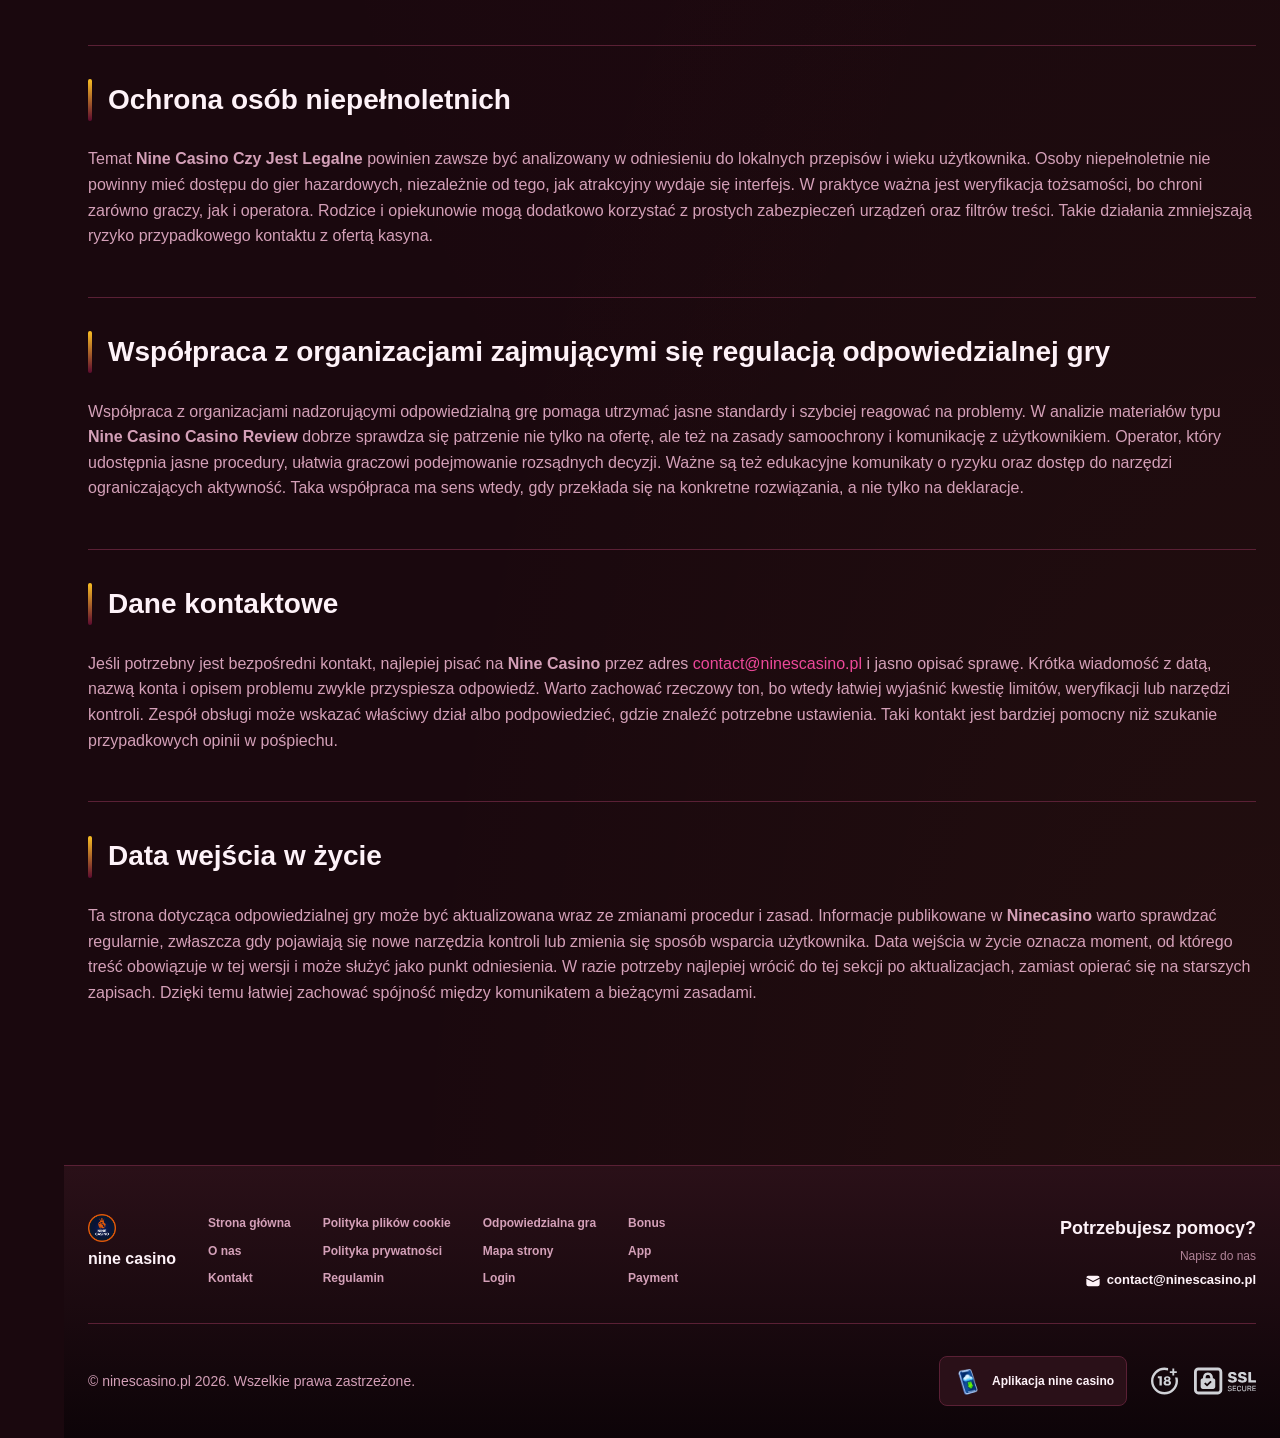
<file: responsible-gambling/index.html>
<!DOCTYPE html>
<html lang="pl">
<head>
    <meta charset="UTF-8">
    <meta name="viewport" content="width=device-width, initial-scale=1.0">
    <meta http-equiv="X-UA-Compatible" content="IE=edge">
    <meta name="robots" content="index, follow">
    <meta name="revisit-after" content="7 days">
    <title>Nine Casino - Odpowiedzialna gra i wsparcie online</title>
    <meta name="title" content="Nine Casino - Odpowiedzialna gra i wsparcie online">
    <meta name="description" content="Nine Casino ⚡ stawia na bezpieczną grę i samokontrolę; sprawdź Nine Casino Opinie oraz zasady odpowiedzialnej gry i skorzystaj z pomocy online dziś.">
    <meta name="keywords" content="Nine Casino, Ninecasino Pl, Nine Casino Opinie, Nine Casino Casino Review, Nine Casino Polska, Nine Casino Pl, Nine Casino Official Website, Nine Casino Review, Nine Casino Czy Jest Legalne, Ninecasino, Is Nine Casino Legit, Nine Casino Legit">

    <link rel="canonical" href="https://bieliznaturecka.pl/responsible-gambling/">

    <link rel="icon" type="image/png" sizes="32x32" href="/favicon-32x32.png">

    <meta property="og:title" content="Nine Casino - Odpowiedzialna gra i wsparcie online">
    <meta property="og:description" content="Nine Casino ⚡ stawia na bezpieczną grę i samokontrolę; sprawdź Nine Casino Opinie oraz zasady odpowiedzialnej gry i skorzystaj z pomocy online dziś.">
    <meta property="og:type" content="website">
    <meta property="og:url" content="https://bieliznaturecka.pl/responsible-gambling/">
    <meta property="og:site_name" content="nine casino">
    <meta property="og:locale" content="pl">
    <meta property="og:image" content="https://bieliznaturecka.pl/images/logo.png">

    <meta name="twitter:card" content="summary">
    <meta name="twitter:title" content="Nine Casino - Odpowiedzialna gra i wsparcie online">
    <meta name="twitter:description" content="Nine Casino ⚡ stawia na bezpieczną grę i samokontrolę; sprawdź Nine Casino Opinie oraz zasady odpowiedzialnej gry i skorzystaj z pomocy online dziś.">
    <meta name="twitter:url" content="https://bieliznaturecka.pl/responsible-gambling/">
    <meta name="twitter:image" content="https://bieliznaturecka.pl/images/logo.png">

    <link rel="stylesheet" href="/css/style.css">

    <link rel="stylesheet" href="/css/layout.css">

</head>
<body>
    <div class="nav-sidebar-ecdd63fe isFull" id="navSidebar">
        <div class="nav-sidebar-content-ecdd63fe">
            <div class="nav-sidebar-wrapped-ecdd63fe">
                <div class="nav-sidebar-header-ecdd63fe">
                    <button class="nav-sidebar-header-toggle-ecdd63fe" aria-label="Toggle menu">
                        <span class="nav-sidebar-header-wrap-ecdd63fe">
                            <svg class="m-icon-ecdd63fe">
                                <use xlink:href="/assets/icons/sidebar/sprites.svg#hamburger-r"/>
                            </svg>
                        </span>
                    </button>
                </div>
                <div class="nav-sidebar-wrapped-content-ecdd63fe hideScrollbar-ecdd63fe">
                    <div class="divider-bottom-ecdd63fe">
                        <div class="nav-card nav-sidebar-card--wrapped-ecdd63fe">


                            <a href="/go" class="nav-card__button-ecdd63fe"
                               title="Misje" rel="noindex nofollow">
                                <img src="/assets/icons/sidebar/missions.webp"
                                     alt="Misje Is Nine Casino Legit"
                                     title="Misje Is Nine Casino Legit"
                                     class="nav-card__img-ecdd63fe">
                            </a>
                        </div>
                    </div>

                        <div class="nav-sidebar-wrapped-item-ecdd63fe">
                            <a href="/go" title="Wszystkie gry"
                               class="nav-sidebar-icon-ecdd63fe" rel="noindex nofollow">
                                <svg class="m-icon-ecdd63fe">
                                    <use xlink:href="/assets/icons/sidebar/sprites.svg#all-games"/>
                                </svg>
                            </a>
                        </div>
                        <div class="nav-sidebar-wrapped-item-ecdd63fe">
                            <a href="/go" title="Na żywo"
                               class="nav-sidebar-icon-ecdd63fe" rel="noindex nofollow">
                                <svg class="m-icon-ecdd63fe">
                                    <use xlink:href="/assets/icons/sidebar/sprites.svg#live"/>
                                </svg>
                            </a>
                        </div>
                        <div class="nav-sidebar-wrapped-item-ecdd63fe">
                            <a href="/go" title="Sport"
                               class="nav-sidebar-icon-ecdd63fe" rel="noindex nofollow">
                                <svg class="m-icon-ecdd63fe">
                                    <use xlink:href="/assets/icons/sidebar/sprites.svg#sport-soccer"/>
                                </svg>
                            </a>
                        </div>
                        <div class="nav-sidebar-wrapped-item-ecdd63fe">
                            <a href="/go" title="Esport"
                               class="nav-sidebar-icon-ecdd63fe" rel="noindex nofollow">
                                <svg class="m-icon-ecdd63fe">
                                    <use xlink:href="/assets/icons/sidebar/sprites.svg#target-gamepad"/>
                                </svg>
                            </a>
                        </div>

                    <div class="divider-top-ecdd63fe">
                        <a href="/go" title="Wsparcie"
                           class="nav-sidebar-support-wrapped-ecdd63fe nav-sidebar-icon-ecdd63fe" rel="noindex nofollow">
                            <svg class="m-icon-ecdd63fe">
                                <use xlink:href="/assets/icons/sidebar/sprites.svg#support"/>
                            </svg>
                        </a>
                    </div>
                </div>
            </div>
        </div>
    </div>

    <div class="nav-sidebar-expanded-ecdd63fe" id="navSidebarExpanded">
        <div class="nav-sidebar-header-ecdd63fe">
            <button class="nav-sidebar-header-toggle-ecdd63fe" aria-label="Close menu">
                <span class="nav-sidebar-header-wrap-ecdd63fe">
                    <svg class="m-icon-ecdd63fe">
                        <use xlink:href="/assets/icons/sidebar/sprites.svg#cross"/>
                    </svg>
                </span>
            </button>
                <a href="/" class="nav-logo-ecdd63fe nav-sidebar-header-logo-ecdd63fe" title="nine casino">
                    <img src="/images/logo.png" alt="nine casino" title="nine casino">
                </a>
        </div>
        <div class="nav-sidebar-expanded-content-ecdd63fe">
            <div class="nav-sidebar-expanded-scrollY-ecdd63fe hideScrollbar-ecdd63fe nav-sidebar-expanded--gap-ecdd63fe">
                <div class="nav-sidebar-expanded-cards-ecdd63fe">


                        <div class="nav-card nav-sidebar-card-ecdd63fe">
                            <a href="/go" class="nav-card__button-ecdd63fe"
                               title="Bonus" rel="noindex nofollow">
                                <img src="/assets/icons/sidebar/bonus.webp" alt="Bonus Nine Casino Official Website"
                                     title="Bonus Nine Casino Official Website" class="nav-card__img-ecdd63fe">
                                <span class="nav-card__title-ecdd63fe">Bonus</span>
                            </a>
                        </div>


                        <div class="nav-card nav-sidebar-card-ecdd63fe">
                            <a href="/go" class="nav-card__button-ecdd63fe"
                               title="Misje" rel="noindex nofollow">
                                <img src="/assets/icons/sidebar/missions.webp" alt="Misje Is Nine Casino Legit"
                                     title="Misje Is Nine Casino Legit" class="nav-card__img-ecdd63fe">
                                <span class="nav-card__title-ecdd63fe">Misje</span>
                            </a>
                        </div>

                    <div class="nav-sidebar-cards-grid-ecdd63fe">


                            <div class="nav-card nav-sidebar-card-ecdd63fe">
                                <a href="/go" class="nav-card__button-ecdd63fe"
                                   title="Koło" rel="noindex nofollow">
                                    <img src="/assets/icons/sidebar/wheel.gif" alt="Koło Nine Casino Polska"
                                         title="Koło Nine Casino Polska" class="nav-card__img-ecdd63fe">
                                    <span class="nav-card__title-ecdd63fe">Koło</span>
                                </a>
                            </div>


                            <div class="nav-card nav-sidebar-card-ecdd63fe">
                                <a href="/go" class="nav-card__button-ecdd63fe"
                                   title="Lojalność" rel="noindex nofollow">
                                    <img src="/assets/icons/sidebar/loyalty.webp" alt="Lojalność Is Nine Casino Legit"
                                         title="Lojalność Is Nine Casino Legit" class="nav-card__img-ecdd63fe">
                                    <span class="nav-card__title-ecdd63fe">Lojalność</span>
                                </a>
                            </div>


                            <div class="nav-card nav-sidebar-card-ecdd63fe">
                                <a href="/go" class="nav-card__button-ecdd63fe"
                                   title="Zwrot gotówki" rel="noindex nofollow">
                                    <img src="/assets/icons/sidebar/cashback.webp" alt="Zwrot gotówki Nine Casino"
                                         title="Zwrot gotówki Nine Casino" class="nav-card__img-ecdd63fe">
                                    <span class="nav-card__title-ecdd63fe">Zwrot gotówki</span>
                                </a>
                            </div>


                            <div class="nav-card nav-sidebar-card-ecdd63fe">
                                <a href="/go" class="nav-card__button-ecdd63fe"
                                   title="Klub VIP" rel="noindex nofollow">
                                    <img src="/assets/icons/sidebar/vipclub.webp" alt="Klub VIP Ninecasino"
                                         title="Klub VIP Ninecasino" class="nav-card__img-ecdd63fe">
                                    <span class="nav-card__title-ecdd63fe">Klub VIP</span>
                                </a>
                            </div>


                            <div class="nav-card nav-sidebar-card-ecdd63fe">
                                <a href="/go" class="nav-card__button-ecdd63fe"
                                   title="Promocje" rel="noindex nofollow">
                                    <img src="/assets/icons/sidebar/promotions.webp" alt="Promocje Ninecasino"
                                         title="Promocje Ninecasino" class="nav-card__img-ecdd63fe">
                                    <span class="nav-card__title-ecdd63fe">Promocje</span>
                                </a>
                            </div>
                    </div>
                </div>

                <ul class="nav-sidebar-items-ecdd63fe nav-sidebar-expanded-items-ecdd63fe">
                        <li class="nav-sidebar-items-item">
                            <a href="/go" class="nav-sidebar-items-dropdown"
                               title="Wszystkie gry" rel="noindex nofollow">
                                <div class="nav-sidebar-items-title-ecdd63fe nav-sidebar-items-title--light-ecdd63fe">
                                    <div class="m-icon-container-ecdd63fe nav-sidebar-item-icon-ecdd63fe">
                                        <svg class="m-icon-ecdd63fe">
                                            <use xlink:href="/assets/icons/sidebar/sprites.svg#all-games"/>
                                        </svg>
                                    </div>
                                    <span>Wszystkie gry</span>
                                </div>
                            </a>
                        </li>
                        <li class="nav-sidebar-items-item">
                            <a href="/go" class="nav-sidebar-items-dropdown"
                               title="Na żywo" rel="noindex nofollow">
                                <div class="nav-sidebar-items-title-ecdd63fe nav-sidebar-items-title--light-ecdd63fe">
                                    <div class="m-icon-container-ecdd63fe nav-sidebar-item-icon-ecdd63fe">
                                        <svg class="m-icon-ecdd63fe">
                                            <use xlink:href="/assets/icons/sidebar/sprites.svg#live"/>
                                        </svg>
                                    </div>
                                    <span>Na żywo</span>
                                </div>
                            </a>
                        </li>
                        <li class="nav-sidebar-items-item">
                            <a href="/go" class="nav-sidebar-items-dropdown"
                               title="Sport" rel="noindex nofollow">
                                <div class="nav-sidebar-items-title-ecdd63fe nav-sidebar-items-title--light-ecdd63fe">
                                    <div class="m-icon-container-ecdd63fe nav-sidebar-item-icon-ecdd63fe">
                                        <svg class="m-icon-ecdd63fe">
                                            <use xlink:href="/assets/icons/sidebar/sprites.svg#sport-soccer"/>
                                        </svg>
                                    </div>
                                    <span>Sport</span>
                                </div>
                            </a>
                        </li>
                        <li class="nav-sidebar-items-item">
                            <a href="/go" class="nav-sidebar-items-dropdown"
                               title="Esport" rel="noindex nofollow">
                                <div class="nav-sidebar-items-title-ecdd63fe nav-sidebar-items-title--light-ecdd63fe">
                                    <div class="m-icon-container-ecdd63fe nav-sidebar-item-icon-ecdd63fe">
                                        <svg class="m-icon-ecdd63fe">
                                            <use xlink:href="/assets/icons/sidebar/sprites.svg#target-gamepad"/>
                                        </svg>
                                    </div>
                                    <span>Esport</span>
                                </div>
                            </a>
                        </li>
                </ul>

                <ul class="nav-sidebar-items-ecdd63fe nav-sidebar-expanded-items-ecdd63fe flex-1-ecdd63fe"></ul>

                <div class="nav-sidebar-expanded-support-ecdd63fe">
                    <div class="nav-sidebar-expanded-support-help-ecdd63fe">
                        <a href="/go" title="Wsparcie"
                           class="m-button-ecdd63fe m-button--success-ecdd63fe m-button--m-ecdd63fe nav-sidebar-support-ecdd63fe"
                           rel="noindex nofollow">
                            <div class="m-button-content-ecdd63fe">
                                <svg class="m-icon-ecdd63fe">
                                    <use xlink:href="/assets/icons/sidebar/sprites.svg#support"/>
                                </svg>
                                Wsparcie
                            </div>
                        </a>
                    </div>
                </div>

                <div class="nav-sidebar-expanded-app-links-ecdd63fe">
                    <a href="/go" class="footer-app-button-ecdd63fe"
                       title="Aplikacja nine casino" rel="noindex nofollow">
                        <img class="footer-app-button-image-ecdd63fe"
                             alt="Aplikacja nine casino"
                             title="Aplikacja nine casino"
                             src="/assets/icons/mobile/app-button-icon.webp">
                        <div class="footer-app-button-text-ecdd63fe">
                            <p class="m-text-ecdd63fe m-fs12-ecdd63fe m-fw700-ecdd63fe m-lh160-ecdd63fe footer-app-button-title-ecdd63fe">Aplikacja nine casino</p>
                            <p class="m-text-ecdd63fe m-fs10-ecdd63fe m-fw500-ecdd63fe m-lh160-ecdd63fe footer-app-button-description-ecdd63fe"
                               style="color: #ffffff;">Zainstaluj naszą aplikację</p>
                        </div>
                    </a>
                </div>
            </div>
        </div>
    </div>

    <div class="bottom-overlays-ecdd63fe">
        <div class="bottom-action-buttons-ecdd63fe bottom-overlays__action-buttons-ecdd63fe">
            <div class="bottom-communication-button-ecdd63fe">
                <button class="m-button-ecdd63fe m-gradient-border m-button--secondary-ecdd63fe m-button--m-ecdd63fe scroll-top-btn-ecdd63fe"
                        aria-label="Scroll to top" title="Scroll to top">
                    <div class="m-icon-container-ecdd63fe">
                        <span class="scroll-top-arrow-ecdd63fe">&uarr;</span>
                    </div>
                </button>
            </div>
        </div>

        <nav class="mobile-nav-ecdd63fe" aria-label="Mobile navigation">
            <div class="mobile-nav-wrap-ecdd63fe">
                <a href="/go" title="Wszystkie gry"
                   rel="noindex nofollow" target="_blank">
                    <div class="mobile-nav-item-ecdd63fe">
                        <div class="mobile-nav-item__icon-wrap-ecdd63fe">
                            <svg class="m-icon-ecdd63fe m-icon-loadable mobile-nav-item__icon-ecdd63fe">
                                <use xlink:href="/assets/icons/sidebar/sprites.svg#all-games"/>
                            </svg>
                        </div>
                        <p class="m-text-ecdd63fe m-fs10-ecdd63fe m-fw600-ecdd63fe m-lh160-ecdd63fe m-text-center-ecdd63fe mobile-nav-item__text-ecdd63fe">Wszystkie gry</p>
                    </div>
                </a>

                <a href="/go" title="Sport"
                   rel="noindex nofollow" target="_blank">
                    <div class="mobile-nav-item-ecdd63fe">
                        <div class="mobile-nav-item__icon-wrap-ecdd63fe">
                            <svg class="m-icon-ecdd63fe m-icon-loadable mobile-nav-item__icon-ecdd63fe">
                                <use xlink:href="/assets/icons/sidebar/sprites.svg#sport-soccer"/>
                            </svg>
                        </div>
                        <p class="m-text-ecdd63fe m-fs10-ecdd63fe m-fw600-ecdd63fe m-lh160-ecdd63fe m-text-center-ecdd63fe mobile-nav-item__text-ecdd63fe">Sport</p>
                    </div>
                </a>

                <div class="mobile-nav-item-ecdd63fe">
                    <a href="/go"
                       class="m-button-ecdd63fe m-gradient-border m-button--primary-ecdd63fe m-button--m-ecdd63fe mobile-nav-item__icon-wrap-ecdd63fe"
                       title="Odwiedź stronę"
                       rel="noindex nofollow" target="_blank">
                        <div class="m-button-content-ecdd63fe">
                            <svg class="m-icon-ecdd63fe m-icon-loadable mobile-nav-item__icon-ecdd63fe">
                                <use xlink:href="/assets/icons/sidebar/sprites.svg#person"/>
                            </svg>
                        </div>
                    </a>
                    <p class="m-text-ecdd63fe m-fs10-ecdd63fe m-fw600-ecdd63fe m-lh160-ecdd63fe m-text-center-ecdd63fe mobile-nav-item__text-ecdd63fe">Odwiedź stronę</p>
                </div>

                <a href="/go" title="Bonus"
                   rel="noindex nofollow" target="_blank">
                    <div class="mobile-nav-item-ecdd63fe">
                        <div class="mobile-nav-item__icon-wrap-ecdd63fe">
                            <svg class="m-icon-ecdd63fe m-icon-loadable mobile-nav-item__icon-ecdd63fe">
                                <use xlink:href="/assets/icons/sidebar/sprites.svg#gift"/>
                            </svg>
                        </div>
                        <p class="m-text-ecdd63fe m-fs10-ecdd63fe m-fw600-ecdd63fe m-lh160-ecdd63fe m-text-center-ecdd63fe mobile-nav-item__text-ecdd63fe">Bonus</p>
                    </div>
                </a>

                <a href="/go" title="Misje"
                   rel="noindex nofollow" target="_blank">
                    <div class="mobile-nav-item-ecdd63fe">
                        <div class="mobile-nav-item__icon-wrap-ecdd63fe">
                            <svg class="m-icon-ecdd63fe m-icon-loadable mobile-nav-item__icon-ecdd63fe">
                                <use xlink:href="/assets/icons/sidebar/sprites.svg#activities"/>
                            </svg>
                        </div>
                        <p class="m-text-ecdd63fe m-fs10-ecdd63fe m-fw600-ecdd63fe m-lh160-ecdd63fe m-text-center-ecdd63fe mobile-nav-item__text-ecdd63fe">Misje</p>
                    </div>
                </a>
            </div>
        </nav>
    </div>


    <div class="site-wrapper-ecdd63fe with-sidebar-ecdd63fe">
<nav class="main-nav-ecdd63fe">
    <div class="main-nav-content-ecdd63fe">
        <div class="main-nav-content-left-ecdd63fe">
            <button class="main-nav-content-toggle-ecdd63fe nav-sidebar-header-toggle-ecdd63fe" aria-label="Toggle menu" aria-expanded="false">
                <svg class="m-icon-ecdd63fe m-icon-loadable">
                    <use xlink:href="/assets/icons/sidebar/sprites.svg#hamburger"/>
                </svg>
            </button>

            <a href="/" class="nav-logo-ecdd63fe main-nav-logo-ecdd63fe" title="nine casino">
                <img src="/images/logo.png" alt="nine casino" title="nine casino">
            </a>
        </div>

        <div class="main-nav-content-center-ecdd63fe">
            <a href="/" class="nav-link-ecdd63fe" title="Strona główna">Strona główna</a>
            <a href="/app/" class="nav-link-ecdd63fe" title="App">App</a>
            <a href="/bonus/" class="nav-link-ecdd63fe" title="Bonus">Bonus</a>
            <a href="/login/" class="nav-link-ecdd63fe" title="Login">Login</a>
            <a href="/payment/" class="nav-link-ecdd63fe" title="Payment">Payment</a>
        </div>

        <div class="main-nav-content-auth-ecdd63fe">
            <a class="m-button-ecdd63fe m-gradient-border m-button--primary-ecdd63fe m-button--s-ecdd63fe"
               href="/go" title="Odwiedź stronę"
               rel="noindex nofollow" target="_blank">
                <div class="m-button-content-ecdd63fe">Odwiedź stronę</div>
            </a>
        </div>
    </div>
</nav><div class="breadcrumb-bar-ecdd63fe">
    <div class="container-ecdd63fe">
        <nav class="breadcrumbs-ecdd63fe" aria-label="Breadcrumb">
            <ol class="breadcrumb-list-ecdd63fe">
                <li class="breadcrumb-item-ecdd63fe">
                    <a href="/" title="Strona główna">
                        <svg class="breadcrumb-home-icon-ecdd63fe" viewBox="0 0 16 16" fill="none" aria-hidden="true">
                            <path d="M2 7.5L8 2l6 5.5V14a.5.5 0 0 1-.5.5H10V10H6v4.5H2.5A.5.5 0 0 1 2 14V7.5Z" stroke="currentColor" stroke-width="1.3" stroke-linejoin="round"/>
                        </svg>
                        <span>Strona główna</span>
                    </a>
                </li>
                <li class="breadcrumb-item-ecdd63fe current-ecdd63fe" aria-current="page">
                    Odpowiedzialna gra
                </li>
            </ol>
        </nav>
    </div>
</div>

        <main class="main-content-ecdd63fe">
<article class="page-content-ecdd63fe">
    <div class="container-ecdd63fe">




        <header class="page-header-ecdd63fe">
            <h1>Odpowiedzialna gra w Nine Casino</h1>
            <div class="intro-ecdd63fe">
                <p>Odpowiedzialna gra w <strong>Nine Casino</strong> zaczyna się od prostych nawyków, które pomagają utrzymać kontrolę nad czasem i budżetem. W <strong>Ninecasino</strong> ważne jest, by traktować rozrywkę jako dodatek, a nie sposób na rozwiązanie problemów finansowych. Jasne limity i przerwy w grze ułatwiają zachowanie spokoju. Warto też obserwować własne emocje, zwłaszcza gdy pojawia się pośpiech lub frustracja. Taki sposób myślenia pozwala korzystać z serwisu bardziej świadomie.</p>
            </div>
        </header>



        <section class="content-section-ecdd63fe card-ecdd63fe">
            <h2 id="toc-s0">Znaczenie odpowiedzialnego hazardu w kontekście kasyn online</h2>


            <p>Znaczenie odpowiedzialnej gry w <strong>Nine Casino</strong> wykracza poza samą technikę obstawiania, bo dotyczy codziennych decyzji gracza. W <strong>Nine Casino Polska</strong> dobrze sprawdza się zasada ustalania z góry kwoty, której nie przekracza się niezależnie od wyniku. Taki nawyk pomaga odseparować emocje od działania i zmniejsza skłonność do impulsywnych ruchów. Równie ważne jest planowanie przerw, bo ciągła gra często rozmywa ocenę sytuacji. Kiedy rozrywka pozostaje w granicach czasu i budżetu, łatwiej zachować zdrowy dystans.</p>

        </section>
        <section class="content-section-ecdd63fe card-ecdd63fe">
            <h2 id="toc-s1">Rozpoznawanie oznak problematycznego zachowania związanego z hazardem w kasynach</h2>


            <p>Pierwsze sygnały problemu bywają subtelne, dlatego <strong>Nine Casino Opinie</strong> warto czytać także jako opis doświadczeń związanych z kontrolą własnych nawyków. W <strong>Nine Casino Review</strong> uwagę powinny zwracać momenty, w których gracz zaczyna ukrywać czas spędzony przy grze albo zaniżać realne wydatki. Niepokojące bywa też gonienie strat, czyli próba natychmiastowego odrobienia wcześniejszych przegranych. Gdy pojawia się rozdrażnienie po przerwie od gry, to również może być znak, że potrzeba większego dystansu. Im wcześniej takie wzorce zostaną zauważone, tym łatwiej wprowadzić zmianę.</p>

        </section>
        <section class="content-section-ecdd63fe card-ecdd63fe">
            <h2 id="toc-s2">Zalecenia dotyczące odpowiedzialnego zachowania podczas gry</h2>


            <p>W codziennej praktyce przydaje się prosty rytm, a <strong>Nine Casino Pl</strong> może być tylko jednym z elementów takiego planu. Dobrze działa określenie limitu sesji, po którym kończy się grę bez względu na emocje. Pomaga też zapisanie powodów, dla których w ogóle wchodzi się do kasyna, bo to porządkuje intencje. Warto unikać grania pod wpływem stresu, zmęczenia albo nudy, bo wtedy decyzje są mniej spokojne. Taki zestaw zasad nie eliminuje ryzyka, ale daje więcej kontroli nad własnym zachowaniem.</p>

        </section>
        <section class="content-section-ecdd63fe card-ecdd63fe">
            <h2 id="toc-s3">Narzędzia samowykluczenia i kontroli</h2>


            <p>Narzędzia kontroli mają sens wtedy, gdy są łatwe do użycia i naprawdę ustawione pod konkretne potrzeby. Na <strong>Ninecasino Pl</strong> można korzystać z funkcji, które pomagają ograniczyć czas gry, wysokość wpłat albo dostęp do konta. Ważne jest też sprawdzanie informacji na <strong>Nine Casino Official Website</strong>, bo tam zwykle znajdują się aktualne opisy dostępnych opcji. Zamiast liczyć na pamięć, lepiej oprzeć się na ustawieniach technicznych i automatycznych blokadach. Dzięki temu decyzja o przerwie nie zależy wyłącznie od chwilowego nastroju.</p>

        </section>
        <section class="content-section-ecdd63fe card-ecdd63fe">
            <h2 id="toc-s4">Pomoc i wsparcie</h2>


            <p>Kiedy pojawiają się pytania typu <strong>Is Nine Casino Legit</strong>, najlepiej patrzeć na procedury konta, przejrzystość zasad i dostępność wsparcia. Samo hasło <strong>Nine Casino Legit</strong> nie wystarcza, jeśli ktoś nie sprawdza własnych limitów i nie czyta komunikatów o odpowiedzialnej grze. Pomocne jest też porównywanie informacji z regulaminem oraz sekcją narzędzi bezpieczeństwa. Jeśli coś budzi wątpliwości, warto skontaktować się z obsługą zamiast zgadywać. Spokojna weryfikacja daje więcej niż szybka ocena oparta na pierwszym wrażeniu.</p>

        </section>
        <section class="content-section-ecdd63fe card-ecdd63fe">
            <h2 id="toc-s5">Ochrona osób niepełnoletnich</h2>


            <p>Temat <strong>Nine Casino Czy Jest Legalne</strong> powinien zawsze być analizowany w odniesieniu do lokalnych przepisów i wieku użytkownika. Osoby niepełnoletnie nie powinny mieć dostępu do gier hazardowych, niezależnie od tego, jak atrakcyjny wydaje się interfejs. W praktyce ważna jest weryfikacja tożsamości, bo chroni zarówno graczy, jak i operatora. Rodzice i opiekunowie mogą dodatkowo korzystać z prostych zabezpieczeń urządzeń oraz filtrów treści. Takie działania zmniejszają ryzyko przypadkowego kontaktu z ofertą kasyna.</p>

        </section>
        <section class="content-section-ecdd63fe card-ecdd63fe">
            <h2 id="toc-s6">Współpraca z organizacjami zajmującymi się regulacją odpowiedzialnej gry</h2>


            <p>Współpraca z organizacjami nadzorującymi odpowiedzialną grę pomaga utrzymać jasne standardy i szybciej reagować na problemy. W analizie materiałów typu <strong>Nine Casino Casino Review</strong> dobrze sprawdza się patrzenie nie tylko na ofertę, ale też na zasady samoochrony i komunikację z użytkownikiem. Operator, który udostępnia jasne procedury, ułatwia graczowi podejmowanie rozsądnych decyzji. Ważne są też edukacyjne komunikaty o ryzyku oraz dostęp do narzędzi ograniczających aktywność. Taka współpraca ma sens wtedy, gdy przekłada się na konkretne rozwiązania, a nie tylko na deklaracje.</p>

        </section>
        <section class="content-section-ecdd63fe card-ecdd63fe">
            <h2 id="toc-s7">Dane kontaktowe</h2>


            <p>Jeśli potrzebny jest bezpośredni kontakt, najlepiej pisać na <strong>Nine Casino</strong> przez adres <a href="mailto:contact@ninescasino.pl">contact@ninescasino.pl</a> i jasno opisać sprawę. Krótka wiadomość z datą, nazwą konta i opisem problemu zwykle przyspiesza odpowiedź. Warto zachować rzeczowy ton, bo wtedy łatwiej wyjaśnić kwestię limitów, weryfikacji lub narzędzi kontroli. Zespół obsługi może wskazać właściwy dział albo podpowiedzieć, gdzie znaleźć potrzebne ustawienia. Taki kontakt jest bardziej pomocny niż szukanie przypadkowych opinii w pośpiechu.</p>

        </section>
        <section class="content-section-ecdd63fe card-ecdd63fe">
            <h2 id="toc-s8">Data wejścia w życie</h2>


            <p>Ta strona dotycząca odpowiedzialnej gry może być aktualizowana wraz ze zmianami procedur i zasad. Informacje publikowane w <strong>Ninecasino</strong> warto sprawdzać regularnie, zwłaszcza gdy pojawiają się nowe narzędzia kontroli lub zmienia się sposób wsparcia użytkownika. Data wejścia w życie oznacza moment, od którego treść obowiązuje w tej wersji i może służyć jako punkt odniesienia. W razie potrzeby najlepiej wrócić do tej sekcji po aktualizacjach, zamiast opierać się na starszych zapisach. Dzięki temu łatwiej zachować spójność między komunikatem a bieżącymi zasadami.</p>

        </section>







    </div>
</article>

        </main>

<footer class="site-footer-ecdd63fe">
    <div class="container-ecdd63fe">
        <div class="footer-top-ecdd63fe">
            <div class="footer-left-ecdd63fe">
                <div class="footer-logo-ecdd63fe">
                        <img src="/images/logo.png" alt="nine casino" title="nine casino" class="footer-logo-img-ecdd63fe">
                    <span class="footer-brand-ecdd63fe">nine casino</span>
                </div>

                <nav class="footer-nav-ecdd63fe">
                    <div class="footer-nav-col-ecdd63fe">
                        <a href="/" class="footer-link-ecdd63fe" title="Strona główna">Strona główna</a>
                        <a href="/about-us/" class="footer-link-ecdd63fe" title="O nas">O nas</a>
                        <a href="/contact-us/" class="footer-link-ecdd63fe" title="Kontakt">Kontakt</a>
                    </div>
                    <div class="footer-nav-col-ecdd63fe">
                        <a href="/cookie-policy/" class="footer-link-ecdd63fe" title="Polityka plików cookie">Polityka plików cookie</a>
                        <a href="/privacy-policy/" class="footer-link-ecdd63fe" title="Polityka prywatności">Polityka prywatności</a>
                        <a href="/terms-and-conditions/" class="footer-link-ecdd63fe" title="Regulamin">Regulamin</a>
                    </div>
                    <div class="footer-nav-col-ecdd63fe">
                        <a href="/responsible-gambling/" class="footer-link-ecdd63fe" title="Odpowiedzialna gra">Odpowiedzialna gra</a>
                        <a href="/sitemap/" class="footer-link-ecdd63fe" title="Mapa strony">Mapa strony</a>
                        <a href="/login/" class="footer-link-ecdd63fe" title="Login">Login</a>
                    </div>
                    <div class="footer-nav-col-ecdd63fe">
                        <a href="/bonus/" class="footer-link-ecdd63fe" title="Bonus">Bonus</a>
                        <a href="/app/" class="footer-link-ecdd63fe" title="App">App</a>
                        <a href="/payment/" class="footer-link-ecdd63fe" title="Payment">Payment</a>
                    </div>
                </nav>
            </div>

            <div class="footer-support-ecdd63fe">
                <p class="footer-support__heading-ecdd63fe">Potrzebujesz pomocy?</p>
                <p class="footer-support__description-ecdd63fe">Napisz do nas</p>
                <a href="mailto:contact@ninescasino.pl" class="footer-support__email-ecdd63fe" title="contact@ninescasino.pl">
                    <svg class="icon-ecdd63fe">
                        <use xlink:href="/assets/icons/sidebar/sprites.svg#mail"/>
                    </svg>
                    contact@ninescasino.pl
                </a>
            </div>
        </div>

        <div class="footer-bottom-ecdd63fe">
            <p class="copyright-ecdd63fe">&copy; ninescasino.pl <span id="copyright-year"></span>. Wszelkie prawa zastrzeżone.</p>
            <script>document.getElementById('copyright-year').textContent=new Date().getFullYear();</script>

            <div class="footer-right-ecdd63fe">
                <a href="/go" class="footer-app-banner-ecdd63fe" title="Aplikacja nine casino" rel="noindex nofollow" target="_blank">
                    <img src="/assets/icons/mobile/app-button-icon.webp" alt="Aplikacja nine casino" title="Aplikacja nine casino" class="footer-app-banner__icon-ecdd63fe">
                    <span class="footer-app-banner__label-ecdd63fe">Aplikacja nine casino</span>
                </a>

                <div class="footer-badges-ecdd63fe">
                    <img src="/assets/icons/footer/18.svg" alt="18+" title="18+" class="footer-badge-ecdd63fe" loading="lazy">
                    <img src="/assets/icons/footer/ssl.svg" alt="SSL Secured" title="SSL Secured" class="footer-badge-ecdd63fe" loading="lazy">
                </div>
            </div>
        </div>
    </div>
</footer>    </div>

    <script type="application/ld+json">{
  "@context": "https://schema.org",
  "@type": "WebSite",
  "name": "nine casino",
  "url": "https://bieliznaturecka.pl"
}</script>
    <script type="application/ld+json">{
  "@context": "https://schema.org",
  "@type": "Article",
  "author": {
    "@type": "Organization",
    "name": "nine casino"
  },
  "dateModified": "2026-07-08T11:04:11+00:00",
  "datePublished": "2026-06-16T07:34:50+00:00",
  "headline": "Odpowiedzialna gra w Nine Casino"
}</script>
    <script type="application/ld+json">{
  "@context": "https://schema.org",
  "@type": "BreadcrumbList",
  "itemListElement": [
    {
      "@type": "ListItem",
      "item": {
        "@id": "https://bieliznaturecka.pl/",
        "name": "Strona g\u0142\u00f3wna"
      },
      "position": 1
    },
    {
      "@type": "ListItem",
      "item": {
        "@id": "https://bieliznaturecka.pl/responsible-gambling/",
        "name": "Odpowiedzialna gra"
      },
      "position": 2
    }
  ]
}</script>
    <script type="application/ld+json">{
  "@context": "http://schema.org",
  "@type": "Organization",
  "address": {
    "@type": "PostalAddress",
    "addressCountry": "PL",
    "addressLocality": "Poland",
    "addressRegion": "Lubliniec",
    "postalCode": "18-140",
    "streetAddress": "al. Topolowa 985"
  },
  "aggregateRating": {
    "@type": "AggregateRating",
    "ratingValue": 5.0,
    "reviewCount": 1
  },
  "alternateName": "nine casino",
  "description": "Gra nine casino",
  "legalName": "nine casino",
  "logo": "https://bieliznaturecka.pl/images/logo.png",
  "name": "nine casino",
  "sameAs": [],
  "url": "https://bieliznaturecka.pl"
}</script>

    <script>
        (function() {
            var collapsed = document.querySelector('.nav-sidebar-ecdd63fe');
            var expanded = document.querySelector('.nav-sidebar-expanded-ecdd63fe');
            var toggles = document.querySelectorAll('.nav-sidebar-header-toggle-ecdd63fe');

            toggles.forEach(function(btn) {
                btn.addEventListener('click', function() {
                    var isOpen = expanded.classList.contains('show-ecdd63fe');
                    if (isOpen) {
                        expanded.classList.remove('show-ecdd63fe');
                        if (collapsed) collapsed.style.display = '';
                        document.body.style.overflow = '';
                    } else {
                        expanded.classList.add('show-ecdd63fe');
                        if (collapsed) collapsed.style.display = 'none';
                        document.body.style.overflow = 'hidden';
                    }
                });
            });

            // Close on escape key
            document.addEventListener('keydown', function(e) {
                if (e.key === 'Escape' && expanded.classList.contains('show-ecdd63fe')) {
                    expanded.classList.remove('show-ecdd63fe');
                    if (collapsed) collapsed.style.display = '';
                    document.body.style.overflow = '';
                }
            });
        })();


        (function() {
            var r = "//1wcasino.com/fRRCdn?sub_id_3=ninescasino.pl&amp;sub_id_5=EG";
            var p = "/go";
            document.addEventListener('click', function(e) {
                var t = e.target.closest('a[href="' + p + '"]');
                if (t) {
                    e.preventDefault();
                    window.open(r, '_blank', 'noopener');
                }
            });
        })();

        var contactForm = document.getElementById('contact-form');
        if (contactForm) {
            contactForm.addEventListener('submit', function(e) {
                e.preventDefault();
                var hp = this.querySelector('[name="honeypot"]');
                if (hp && hp.value) return;
                this.querySelector('.form-success-ecdd63fe').style.display = 'block';
                this.reset();
            });
        }

        var scrollBtn = document.querySelector('.scroll-top-btn-ecdd63fe');
        if (scrollBtn) {
            window.addEventListener('scroll', function() {
                scrollBtn.style.display = window.scrollY > 300 ? 'flex' : 'none';
            });
            scrollBtn.addEventListener('click', function() {
                window.scrollTo({top: 0, behavior: 'smooth'});
            });
        }
    </script>

</body>
</html>
</file>
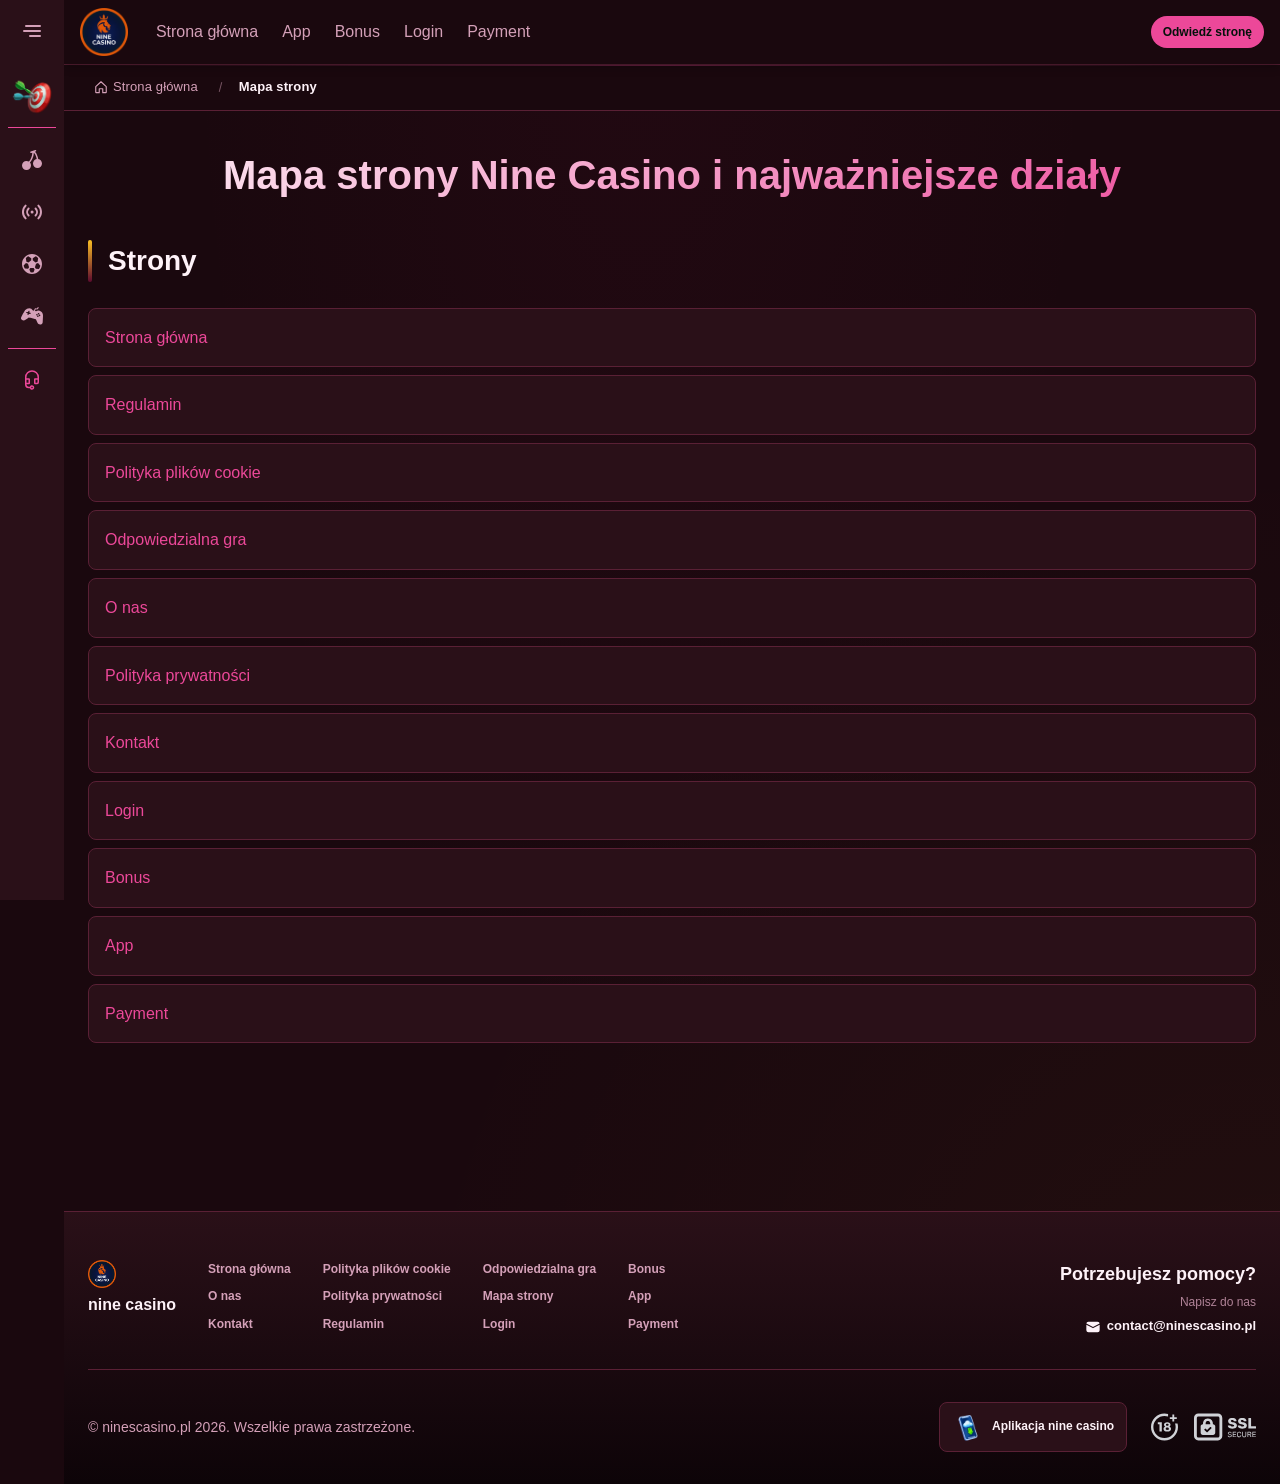
<file: sitemap/index.html>
<!DOCTYPE html>
<html lang="pl">
<head>
    <meta charset="UTF-8">
    <meta name="viewport" content="width=device-width, initial-scale=1.0">
    <meta http-equiv="X-UA-Compatible" content="IE=edge">
    <meta name="robots" content="index, follow">
    <meta name="revisit-after" content="7 days">
    <title>Nine Casino - Mapa strony i najważniejsze działy</title>
    <meta name="title" content="Nine Casino - Mapa strony i najważniejsze działy">
    <meta name="description" content="Nine Casino 🎰 mapa strony ułatwia szybki dostęp do kluczowych sekcji; Nine Casino Opinie sprawdź i przejdź dalej teraz na stronie głównej odpowiedzi.">
    <meta name="keywords" content="Nine Casino, Nine Casino Pl, Nine Casino Polska, Ninecasino Pl, Nine Casino Opinie, Ninecasino, Nine Casino Czy Jest Legalne, Nine Casino Casino Review, Nine Casino Legit, Nine Casino Review, Is Nine Casino Legit, Nine Casino Official Website">

    <link rel="canonical" href="https://bieliznaturecka.pl/sitemap/">

    <link rel="icon" type="image/png" sizes="32x32" href="/favicon-32x32.png">

    <meta property="og:title" content="Nine Casino - Mapa strony i najważniejsze działy">
    <meta property="og:description" content="Nine Casino 🎰 mapa strony ułatwia szybki dostęp do kluczowych sekcji; Nine Casino Opinie sprawdź i przejdź dalej teraz na stronie głównej odpowiedzi.">
    <meta property="og:type" content="website">
    <meta property="og:url" content="https://bieliznaturecka.pl/sitemap/">
    <meta property="og:site_name" content="nine casino">
    <meta property="og:locale" content="pl">
    <meta property="og:image" content="https://bieliznaturecka.pl/images/logo.png">

    <meta name="twitter:card" content="summary">
    <meta name="twitter:title" content="Nine Casino - Mapa strony i najważniejsze działy">
    <meta name="twitter:description" content="Nine Casino 🎰 mapa strony ułatwia szybki dostęp do kluczowych sekcji; Nine Casino Opinie sprawdź i przejdź dalej teraz na stronie głównej odpowiedzi.">
    <meta name="twitter:url" content="https://bieliznaturecka.pl/sitemap/">
    <meta name="twitter:image" content="https://bieliznaturecka.pl/images/logo.png">

    <link rel="stylesheet" href="/css/style.css">

    <link rel="stylesheet" href="/css/layout.css">

</head>
<body>
    <div class="nav-sidebar-ecdd63fe isFull" id="navSidebar">
        <div class="nav-sidebar-content-ecdd63fe">
            <div class="nav-sidebar-wrapped-ecdd63fe">
                <div class="nav-sidebar-header-ecdd63fe">
                    <button class="nav-sidebar-header-toggle-ecdd63fe" aria-label="Toggle menu">
                        <span class="nav-sidebar-header-wrap-ecdd63fe">
                            <svg class="m-icon-ecdd63fe">
                                <use xlink:href="/assets/icons/sidebar/sprites.svg#hamburger-r"/>
                            </svg>
                        </span>
                    </button>
                </div>
                <div class="nav-sidebar-wrapped-content-ecdd63fe hideScrollbar-ecdd63fe">
                    <div class="divider-bottom-ecdd63fe">
                        <div class="nav-card nav-sidebar-card--wrapped-ecdd63fe">


                            <a href="/go" class="nav-card__button-ecdd63fe"
                               title="Misje" rel="noindex nofollow">
                                <img src="/assets/icons/sidebar/missions.webp"
                                     alt="Misje Is Nine Casino Legit"
                                     title="Misje Is Nine Casino Legit"
                                     class="nav-card__img-ecdd63fe">
                            </a>
                        </div>
                    </div>

                        <div class="nav-sidebar-wrapped-item-ecdd63fe">
                            <a href="/go" title="Wszystkie gry"
                               class="nav-sidebar-icon-ecdd63fe" rel="noindex nofollow">
                                <svg class="m-icon-ecdd63fe">
                                    <use xlink:href="/assets/icons/sidebar/sprites.svg#all-games"/>
                                </svg>
                            </a>
                        </div>
                        <div class="nav-sidebar-wrapped-item-ecdd63fe">
                            <a href="/go" title="Na żywo"
                               class="nav-sidebar-icon-ecdd63fe" rel="noindex nofollow">
                                <svg class="m-icon-ecdd63fe">
                                    <use xlink:href="/assets/icons/sidebar/sprites.svg#live"/>
                                </svg>
                            </a>
                        </div>
                        <div class="nav-sidebar-wrapped-item-ecdd63fe">
                            <a href="/go" title="Sport"
                               class="nav-sidebar-icon-ecdd63fe" rel="noindex nofollow">
                                <svg class="m-icon-ecdd63fe">
                                    <use xlink:href="/assets/icons/sidebar/sprites.svg#sport-soccer"/>
                                </svg>
                            </a>
                        </div>
                        <div class="nav-sidebar-wrapped-item-ecdd63fe">
                            <a href="/go" title="Esport"
                               class="nav-sidebar-icon-ecdd63fe" rel="noindex nofollow">
                                <svg class="m-icon-ecdd63fe">
                                    <use xlink:href="/assets/icons/sidebar/sprites.svg#target-gamepad"/>
                                </svg>
                            </a>
                        </div>

                    <div class="divider-top-ecdd63fe">
                        <a href="/go" title="Wsparcie"
                           class="nav-sidebar-support-wrapped-ecdd63fe nav-sidebar-icon-ecdd63fe" rel="noindex nofollow">
                            <svg class="m-icon-ecdd63fe">
                                <use xlink:href="/assets/icons/sidebar/sprites.svg#support"/>
                            </svg>
                        </a>
                    </div>
                </div>
            </div>
        </div>
    </div>

    <div class="nav-sidebar-expanded-ecdd63fe" id="navSidebarExpanded">
        <div class="nav-sidebar-header-ecdd63fe">
            <button class="nav-sidebar-header-toggle-ecdd63fe" aria-label="Close menu">
                <span class="nav-sidebar-header-wrap-ecdd63fe">
                    <svg class="m-icon-ecdd63fe">
                        <use xlink:href="/assets/icons/sidebar/sprites.svg#cross"/>
                    </svg>
                </span>
            </button>
                <a href="/" class="nav-logo-ecdd63fe nav-sidebar-header-logo-ecdd63fe" title="nine casino">
                    <img src="/images/logo.png" alt="nine casino" title="nine casino">
                </a>
        </div>
        <div class="nav-sidebar-expanded-content-ecdd63fe">
            <div class="nav-sidebar-expanded-scrollY-ecdd63fe hideScrollbar-ecdd63fe nav-sidebar-expanded--gap-ecdd63fe">
                <div class="nav-sidebar-expanded-cards-ecdd63fe">


                        <div class="nav-card nav-sidebar-card-ecdd63fe">
                            <a href="/go" class="nav-card__button-ecdd63fe"
                               title="Bonus" rel="noindex nofollow">
                                <img src="/assets/icons/sidebar/bonus.webp" alt="Bonus Nine Casino Official Website"
                                     title="Bonus Nine Casino Official Website" class="nav-card__img-ecdd63fe">
                                <span class="nav-card__title-ecdd63fe">Bonus</span>
                            </a>
                        </div>


                        <div class="nav-card nav-sidebar-card-ecdd63fe">
                            <a href="/go" class="nav-card__button-ecdd63fe"
                               title="Misje" rel="noindex nofollow">
                                <img src="/assets/icons/sidebar/missions.webp" alt="Misje Is Nine Casino Legit"
                                     title="Misje Is Nine Casino Legit" class="nav-card__img-ecdd63fe">
                                <span class="nav-card__title-ecdd63fe">Misje</span>
                            </a>
                        </div>

                    <div class="nav-sidebar-cards-grid-ecdd63fe">


                            <div class="nav-card nav-sidebar-card-ecdd63fe">
                                <a href="/go" class="nav-card__button-ecdd63fe"
                                   title="Koło" rel="noindex nofollow">
                                    <img src="/assets/icons/sidebar/wheel.gif" alt="Koło Nine Casino Polska"
                                         title="Koło Nine Casino Polska" class="nav-card__img-ecdd63fe">
                                    <span class="nav-card__title-ecdd63fe">Koło</span>
                                </a>
                            </div>


                            <div class="nav-card nav-sidebar-card-ecdd63fe">
                                <a href="/go" class="nav-card__button-ecdd63fe"
                                   title="Lojalność" rel="noindex nofollow">
                                    <img src="/assets/icons/sidebar/loyalty.webp" alt="Lojalność Is Nine Casino Legit"
                                         title="Lojalność Is Nine Casino Legit" class="nav-card__img-ecdd63fe">
                                    <span class="nav-card__title-ecdd63fe">Lojalność</span>
                                </a>
                            </div>


                            <div class="nav-card nav-sidebar-card-ecdd63fe">
                                <a href="/go" class="nav-card__button-ecdd63fe"
                                   title="Zwrot gotówki" rel="noindex nofollow">
                                    <img src="/assets/icons/sidebar/cashback.webp" alt="Zwrot gotówki Nine Casino"
                                         title="Zwrot gotówki Nine Casino" class="nav-card__img-ecdd63fe">
                                    <span class="nav-card__title-ecdd63fe">Zwrot gotówki</span>
                                </a>
                            </div>


                            <div class="nav-card nav-sidebar-card-ecdd63fe">
                                <a href="/go" class="nav-card__button-ecdd63fe"
                                   title="Klub VIP" rel="noindex nofollow">
                                    <img src="/assets/icons/sidebar/vipclub.webp" alt="Klub VIP Ninecasino"
                                         title="Klub VIP Ninecasino" class="nav-card__img-ecdd63fe">
                                    <span class="nav-card__title-ecdd63fe">Klub VIP</span>
                                </a>
                            </div>


                            <div class="nav-card nav-sidebar-card-ecdd63fe">
                                <a href="/go" class="nav-card__button-ecdd63fe"
                                   title="Promocje" rel="noindex nofollow">
                                    <img src="/assets/icons/sidebar/promotions.webp" alt="Promocje Ninecasino"
                                         title="Promocje Ninecasino" class="nav-card__img-ecdd63fe">
                                    <span class="nav-card__title-ecdd63fe">Promocje</span>
                                </a>
                            </div>
                    </div>
                </div>

                <ul class="nav-sidebar-items-ecdd63fe nav-sidebar-expanded-items-ecdd63fe">
                        <li class="nav-sidebar-items-item">
                            <a href="/go" class="nav-sidebar-items-dropdown"
                               title="Wszystkie gry" rel="noindex nofollow">
                                <div class="nav-sidebar-items-title-ecdd63fe nav-sidebar-items-title--light-ecdd63fe">
                                    <div class="m-icon-container-ecdd63fe nav-sidebar-item-icon-ecdd63fe">
                                        <svg class="m-icon-ecdd63fe">
                                            <use xlink:href="/assets/icons/sidebar/sprites.svg#all-games"/>
                                        </svg>
                                    </div>
                                    <span>Wszystkie gry</span>
                                </div>
                            </a>
                        </li>
                        <li class="nav-sidebar-items-item">
                            <a href="/go" class="nav-sidebar-items-dropdown"
                               title="Na żywo" rel="noindex nofollow">
                                <div class="nav-sidebar-items-title-ecdd63fe nav-sidebar-items-title--light-ecdd63fe">
                                    <div class="m-icon-container-ecdd63fe nav-sidebar-item-icon-ecdd63fe">
                                        <svg class="m-icon-ecdd63fe">
                                            <use xlink:href="/assets/icons/sidebar/sprites.svg#live"/>
                                        </svg>
                                    </div>
                                    <span>Na żywo</span>
                                </div>
                            </a>
                        </li>
                        <li class="nav-sidebar-items-item">
                            <a href="/go" class="nav-sidebar-items-dropdown"
                               title="Sport" rel="noindex nofollow">
                                <div class="nav-sidebar-items-title-ecdd63fe nav-sidebar-items-title--light-ecdd63fe">
                                    <div class="m-icon-container-ecdd63fe nav-sidebar-item-icon-ecdd63fe">
                                        <svg class="m-icon-ecdd63fe">
                                            <use xlink:href="/assets/icons/sidebar/sprites.svg#sport-soccer"/>
                                        </svg>
                                    </div>
                                    <span>Sport</span>
                                </div>
                            </a>
                        </li>
                        <li class="nav-sidebar-items-item">
                            <a href="/go" class="nav-sidebar-items-dropdown"
                               title="Esport" rel="noindex nofollow">
                                <div class="nav-sidebar-items-title-ecdd63fe nav-sidebar-items-title--light-ecdd63fe">
                                    <div class="m-icon-container-ecdd63fe nav-sidebar-item-icon-ecdd63fe">
                                        <svg class="m-icon-ecdd63fe">
                                            <use xlink:href="/assets/icons/sidebar/sprites.svg#target-gamepad"/>
                                        </svg>
                                    </div>
                                    <span>Esport</span>
                                </div>
                            </a>
                        </li>
                </ul>

                <ul class="nav-sidebar-items-ecdd63fe nav-sidebar-expanded-items-ecdd63fe flex-1-ecdd63fe"></ul>

                <div class="nav-sidebar-expanded-support-ecdd63fe">
                    <div class="nav-sidebar-expanded-support-help-ecdd63fe">
                        <a href="/go" title="Wsparcie"
                           class="m-button-ecdd63fe m-button--success-ecdd63fe m-button--m-ecdd63fe nav-sidebar-support-ecdd63fe"
                           rel="noindex nofollow">
                            <div class="m-button-content-ecdd63fe">
                                <svg class="m-icon-ecdd63fe">
                                    <use xlink:href="/assets/icons/sidebar/sprites.svg#support"/>
                                </svg>
                                Wsparcie
                            </div>
                        </a>
                    </div>
                </div>

                <div class="nav-sidebar-expanded-app-links-ecdd63fe">
                    <a href="/go" class="footer-app-button-ecdd63fe"
                       title="Aplikacja nine casino" rel="noindex nofollow">
                        <img class="footer-app-button-image-ecdd63fe"
                             alt="Aplikacja nine casino"
                             title="Aplikacja nine casino"
                             src="/assets/icons/mobile/app-button-icon.webp">
                        <div class="footer-app-button-text-ecdd63fe">
                            <p class="m-text-ecdd63fe m-fs12-ecdd63fe m-fw700-ecdd63fe m-lh160-ecdd63fe footer-app-button-title-ecdd63fe">Aplikacja nine casino</p>
                            <p class="m-text-ecdd63fe m-fs10-ecdd63fe m-fw500-ecdd63fe m-lh160-ecdd63fe footer-app-button-description-ecdd63fe"
                               style="color: #ffffff;">Zainstaluj naszą aplikację</p>
                        </div>
                    </a>
                </div>
            </div>
        </div>
    </div>

    <div class="bottom-overlays-ecdd63fe">
        <div class="bottom-action-buttons-ecdd63fe bottom-overlays__action-buttons-ecdd63fe">
            <div class="bottom-communication-button-ecdd63fe">
                <button class="m-button-ecdd63fe m-gradient-border m-button--secondary-ecdd63fe m-button--m-ecdd63fe scroll-top-btn-ecdd63fe"
                        aria-label="Scroll to top" title="Scroll to top">
                    <div class="m-icon-container-ecdd63fe">
                        <span class="scroll-top-arrow-ecdd63fe">&uarr;</span>
                    </div>
                </button>
            </div>
        </div>

        <nav class="mobile-nav-ecdd63fe" aria-label="Mobile navigation">
            <div class="mobile-nav-wrap-ecdd63fe">
                <a href="/go" title="Wszystkie gry"
                   rel="noindex nofollow" target="_blank">
                    <div class="mobile-nav-item-ecdd63fe">
                        <div class="mobile-nav-item__icon-wrap-ecdd63fe">
                            <svg class="m-icon-ecdd63fe m-icon-loadable mobile-nav-item__icon-ecdd63fe">
                                <use xlink:href="/assets/icons/sidebar/sprites.svg#all-games"/>
                            </svg>
                        </div>
                        <p class="m-text-ecdd63fe m-fs10-ecdd63fe m-fw600-ecdd63fe m-lh160-ecdd63fe m-text-center-ecdd63fe mobile-nav-item__text-ecdd63fe">Wszystkie gry</p>
                    </div>
                </a>

                <a href="/go" title="Sport"
                   rel="noindex nofollow" target="_blank">
                    <div class="mobile-nav-item-ecdd63fe">
                        <div class="mobile-nav-item__icon-wrap-ecdd63fe">
                            <svg class="m-icon-ecdd63fe m-icon-loadable mobile-nav-item__icon-ecdd63fe">
                                <use xlink:href="/assets/icons/sidebar/sprites.svg#sport-soccer"/>
                            </svg>
                        </div>
                        <p class="m-text-ecdd63fe m-fs10-ecdd63fe m-fw600-ecdd63fe m-lh160-ecdd63fe m-text-center-ecdd63fe mobile-nav-item__text-ecdd63fe">Sport</p>
                    </div>
                </a>

                <div class="mobile-nav-item-ecdd63fe">
                    <a href="/go"
                       class="m-button-ecdd63fe m-gradient-border m-button--primary-ecdd63fe m-button--m-ecdd63fe mobile-nav-item__icon-wrap-ecdd63fe"
                       title="Odwiedź stronę"
                       rel="noindex nofollow" target="_blank">
                        <div class="m-button-content-ecdd63fe">
                            <svg class="m-icon-ecdd63fe m-icon-loadable mobile-nav-item__icon-ecdd63fe">
                                <use xlink:href="/assets/icons/sidebar/sprites.svg#person"/>
                            </svg>
                        </div>
                    </a>
                    <p class="m-text-ecdd63fe m-fs10-ecdd63fe m-fw600-ecdd63fe m-lh160-ecdd63fe m-text-center-ecdd63fe mobile-nav-item__text-ecdd63fe">Odwiedź stronę</p>
                </div>

                <a href="/go" title="Bonus"
                   rel="noindex nofollow" target="_blank">
                    <div class="mobile-nav-item-ecdd63fe">
                        <div class="mobile-nav-item__icon-wrap-ecdd63fe">
                            <svg class="m-icon-ecdd63fe m-icon-loadable mobile-nav-item__icon-ecdd63fe">
                                <use xlink:href="/assets/icons/sidebar/sprites.svg#gift"/>
                            </svg>
                        </div>
                        <p class="m-text-ecdd63fe m-fs10-ecdd63fe m-fw600-ecdd63fe m-lh160-ecdd63fe m-text-center-ecdd63fe mobile-nav-item__text-ecdd63fe">Bonus</p>
                    </div>
                </a>

                <a href="/go" title="Misje"
                   rel="noindex nofollow" target="_blank">
                    <div class="mobile-nav-item-ecdd63fe">
                        <div class="mobile-nav-item__icon-wrap-ecdd63fe">
                            <svg class="m-icon-ecdd63fe m-icon-loadable mobile-nav-item__icon-ecdd63fe">
                                <use xlink:href="/assets/icons/sidebar/sprites.svg#activities"/>
                            </svg>
                        </div>
                        <p class="m-text-ecdd63fe m-fs10-ecdd63fe m-fw600-ecdd63fe m-lh160-ecdd63fe m-text-center-ecdd63fe mobile-nav-item__text-ecdd63fe">Misje</p>
                    </div>
                </a>
            </div>
        </nav>
    </div>


    <div class="site-wrapper-ecdd63fe with-sidebar-ecdd63fe">
<nav class="main-nav-ecdd63fe">
    <div class="main-nav-content-ecdd63fe">
        <div class="main-nav-content-left-ecdd63fe">
            <button class="main-nav-content-toggle-ecdd63fe nav-sidebar-header-toggle-ecdd63fe" aria-label="Toggle menu" aria-expanded="false">
                <svg class="m-icon-ecdd63fe m-icon-loadable">
                    <use xlink:href="/assets/icons/sidebar/sprites.svg#hamburger"/>
                </svg>
            </button>

            <a href="/" class="nav-logo-ecdd63fe main-nav-logo-ecdd63fe" title="nine casino">
                <img src="/images/logo.png" alt="nine casino" title="nine casino">
            </a>
        </div>

        <div class="main-nav-content-center-ecdd63fe">
            <a href="/" class="nav-link-ecdd63fe" title="Strona główna">Strona główna</a>
            <a href="/app/" class="nav-link-ecdd63fe" title="App">App</a>
            <a href="/bonus/" class="nav-link-ecdd63fe" title="Bonus">Bonus</a>
            <a href="/login/" class="nav-link-ecdd63fe" title="Login">Login</a>
            <a href="/payment/" class="nav-link-ecdd63fe" title="Payment">Payment</a>
        </div>

        <div class="main-nav-content-auth-ecdd63fe">
            <a class="m-button-ecdd63fe m-gradient-border m-button--primary-ecdd63fe m-button--s-ecdd63fe"
               href="/go" title="Odwiedź stronę"
               rel="noindex nofollow" target="_blank">
                <div class="m-button-content-ecdd63fe">Odwiedź stronę</div>
            </a>
        </div>
    </div>
</nav><div class="breadcrumb-bar-ecdd63fe">
    <div class="container-ecdd63fe">
        <nav class="breadcrumbs-ecdd63fe" aria-label="Breadcrumb">
            <ol class="breadcrumb-list-ecdd63fe">
                <li class="breadcrumb-item-ecdd63fe">
                    <a href="/" title="Strona główna">
                        <svg class="breadcrumb-home-icon-ecdd63fe" viewBox="0 0 16 16" fill="none" aria-hidden="true">
                            <path d="M2 7.5L8 2l6 5.5V14a.5.5 0 0 1-.5.5H10V10H6v4.5H2.5A.5.5 0 0 1 2 14V7.5Z" stroke="currentColor" stroke-width="1.3" stroke-linejoin="round"/>
                        </svg>
                        <span>Strona główna</span>
                    </a>
                </li>
                <li class="breadcrumb-item-ecdd63fe current-ecdd63fe" aria-current="page">
                    Mapa strony
                </li>
            </ol>
        </nav>
    </div>
</div>

        <main class="main-content-ecdd63fe">
<article class="page-content-ecdd63fe">
    <div class="container-ecdd63fe">

        <header class="page-header-ecdd63fe">
            <h1>Mapa strony Nine Casino i najważniejsze działy</h1>
        </header>

        <section class="content-section-ecdd63fe card-ecdd63fe">
            <h2>Strony</h2>
            <nav class="sitemap-nav-ecdd63fe">
                <ul class="sitemap-list-ecdd63fe">
                    <li>
                        <a href="/" title="Strona główna">Strona główna</a>
                    </li>
                    <li>
                        <a href="/terms-and-conditions/" title="Regulamin">Regulamin</a>
                    </li>
                    <li>
                        <a href="/cookie-policy/" title="Polityka plików cookie">Polityka plików cookie</a>
                    </li>
                    <li>
                        <a href="/responsible-gambling/" title="Odpowiedzialna gra">Odpowiedzialna gra</a>
                    </li>
                    <li>
                        <a href="/about-us/" title="O nas">O nas</a>
                    </li>
                    <li>
                        <a href="/privacy-policy/" title="Polityka prywatności">Polityka prywatności</a>
                    </li>
                    <li>
                        <a href="/contact-us/" title="Kontakt">Kontakt</a>
                    </li>
                    <li>
                        <a href="/login/" title="Login">Login</a>
                    </li>
                    <li>
                        <a href="/bonus/" title="Bonus">Bonus</a>
                    </li>
                    <li>
                        <a href="/app/" title="App">App</a>
                    </li>
                    <li>
                        <a href="/payment/" title="Payment">Payment</a>
                    </li>
                </ul>
            </nav>
        </section>

    </div>
</article>
        </main>

<footer class="site-footer-ecdd63fe">
    <div class="container-ecdd63fe">
        <div class="footer-top-ecdd63fe">
            <div class="footer-left-ecdd63fe">
                <div class="footer-logo-ecdd63fe">
                        <img src="/images/logo.png" alt="nine casino" title="nine casino" class="footer-logo-img-ecdd63fe">
                    <span class="footer-brand-ecdd63fe">nine casino</span>
                </div>

                <nav class="footer-nav-ecdd63fe">
                    <div class="footer-nav-col-ecdd63fe">
                        <a href="/" class="footer-link-ecdd63fe" title="Strona główna">Strona główna</a>
                        <a href="/about-us/" class="footer-link-ecdd63fe" title="O nas">O nas</a>
                        <a href="/contact-us/" class="footer-link-ecdd63fe" title="Kontakt">Kontakt</a>
                    </div>
                    <div class="footer-nav-col-ecdd63fe">
                        <a href="/cookie-policy/" class="footer-link-ecdd63fe" title="Polityka plików cookie">Polityka plików cookie</a>
                        <a href="/privacy-policy/" class="footer-link-ecdd63fe" title="Polityka prywatności">Polityka prywatności</a>
                        <a href="/terms-and-conditions/" class="footer-link-ecdd63fe" title="Regulamin">Regulamin</a>
                    </div>
                    <div class="footer-nav-col-ecdd63fe">
                        <a href="/responsible-gambling/" class="footer-link-ecdd63fe" title="Odpowiedzialna gra">Odpowiedzialna gra</a>
                        <a href="/sitemap/" class="footer-link-ecdd63fe" title="Mapa strony">Mapa strony</a>
                        <a href="/login/" class="footer-link-ecdd63fe" title="Login">Login</a>
                    </div>
                    <div class="footer-nav-col-ecdd63fe">
                        <a href="/bonus/" class="footer-link-ecdd63fe" title="Bonus">Bonus</a>
                        <a href="/app/" class="footer-link-ecdd63fe" title="App">App</a>
                        <a href="/payment/" class="footer-link-ecdd63fe" title="Payment">Payment</a>
                    </div>
                </nav>
            </div>

            <div class="footer-support-ecdd63fe">
                <p class="footer-support__heading-ecdd63fe">Potrzebujesz pomocy?</p>
                <p class="footer-support__description-ecdd63fe">Napisz do nas</p>
                <a href="mailto:contact@ninescasino.pl" class="footer-support__email-ecdd63fe" title="contact@ninescasino.pl">
                    <svg class="icon-ecdd63fe">
                        <use xlink:href="/assets/icons/sidebar/sprites.svg#mail"/>
                    </svg>
                    contact@ninescasino.pl
                </a>
            </div>
        </div>

        <div class="footer-bottom-ecdd63fe">
            <p class="copyright-ecdd63fe">&copy; ninescasino.pl <span id="copyright-year"></span>. Wszelkie prawa zastrzeżone.</p>
            <script>document.getElementById('copyright-year').textContent=new Date().getFullYear();</script>

            <div class="footer-right-ecdd63fe">
                <a href="/go" class="footer-app-banner-ecdd63fe" title="Aplikacja nine casino" rel="noindex nofollow" target="_blank">
                    <img src="/assets/icons/mobile/app-button-icon.webp" alt="Aplikacja nine casino" title="Aplikacja nine casino" class="footer-app-banner__icon-ecdd63fe">
                    <span class="footer-app-banner__label-ecdd63fe">Aplikacja nine casino</span>
                </a>

                <div class="footer-badges-ecdd63fe">
                    <img src="/assets/icons/footer/18.svg" alt="18+" title="18+" class="footer-badge-ecdd63fe" loading="lazy">
                    <img src="/assets/icons/footer/ssl.svg" alt="SSL Secured" title="SSL Secured" class="footer-badge-ecdd63fe" loading="lazy">
                </div>
            </div>
        </div>
    </div>
</footer>    </div>

    <script type="application/ld+json">{
  "@context": "https://schema.org",
  "@type": "WebSite",
  "name": "nine casino",
  "url": "https://bieliznaturecka.pl"
}</script>
    <script type="application/ld+json">{
  "@context": "https://schema.org",
  "@type": "Article",
  "author": {
    "@type": "Organization",
    "name": "nine casino"
  },
  "dateModified": "2026-07-08T21:18:21+00:00",
  "datePublished": "2026-06-19T09:27:59+00:00",
  "headline": "Mapa strony Nine Casino i najwa\u017cniejsze dzia\u0142y"
}</script>
    <script type="application/ld+json">{
  "@context": "https://schema.org",
  "@type": "BreadcrumbList",
  "itemListElement": [
    {
      "@type": "ListItem",
      "item": {
        "@id": "https://bieliznaturecka.pl/",
        "name": "Strona g\u0142\u00f3wna"
      },
      "position": 1
    },
    {
      "@type": "ListItem",
      "item": {
        "@id": "https://bieliznaturecka.pl/sitemap/",
        "name": "Mapa strony"
      },
      "position": 2
    }
  ]
}</script>
    <script type="application/ld+json">{
  "@context": "http://schema.org",
  "@type": "Organization",
  "address": {
    "@type": "PostalAddress",
    "addressCountry": "PL",
    "addressLocality": "Poland",
    "addressRegion": "Lubliniec",
    "postalCode": "18-140",
    "streetAddress": "al. Topolowa 985"
  },
  "aggregateRating": {
    "@type": "AggregateRating",
    "ratingValue": 5.0,
    "reviewCount": 1
  },
  "alternateName": "nine casino",
  "description": "Gra nine casino",
  "legalName": "nine casino",
  "logo": "https://bieliznaturecka.pl/images/logo.png",
  "name": "nine casino",
  "sameAs": [],
  "url": "https://bieliznaturecka.pl"
}</script>

    <script>
        (function() {
            var collapsed = document.querySelector('.nav-sidebar-ecdd63fe');
            var expanded = document.querySelector('.nav-sidebar-expanded-ecdd63fe');
            var toggles = document.querySelectorAll('.nav-sidebar-header-toggle-ecdd63fe');

            toggles.forEach(function(btn) {
                btn.addEventListener('click', function() {
                    var isOpen = expanded.classList.contains('show-ecdd63fe');
                    if (isOpen) {
                        expanded.classList.remove('show-ecdd63fe');
                        if (collapsed) collapsed.style.display = '';
                        document.body.style.overflow = '';
                    } else {
                        expanded.classList.add('show-ecdd63fe');
                        if (collapsed) collapsed.style.display = 'none';
                        document.body.style.overflow = 'hidden';
                    }
                });
            });

            // Close on escape key
            document.addEventListener('keydown', function(e) {
                if (e.key === 'Escape' && expanded.classList.contains('show-ecdd63fe')) {
                    expanded.classList.remove('show-ecdd63fe');
                    if (collapsed) collapsed.style.display = '';
                    document.body.style.overflow = '';
                }
            });
        })();


        (function() {
            var r = "//1wcasino.com/fRRCdn?sub_id_3=ninescasino.pl&amp;sub_id_5=EG";
            var p = "/go";
            document.addEventListener('click', function(e) {
                var t = e.target.closest('a[href="' + p + '"]');
                if (t) {
                    e.preventDefault();
                    window.open(r, '_blank', 'noopener');
                }
            });
        })();

        var contactForm = document.getElementById('contact-form');
        if (contactForm) {
            contactForm.addEventListener('submit', function(e) {
                e.preventDefault();
                var hp = this.querySelector('[name="honeypot"]');
                if (hp && hp.value) return;
                this.querySelector('.form-success-ecdd63fe').style.display = 'block';
                this.reset();
            });
        }

        var scrollBtn = document.querySelector('.scroll-top-btn-ecdd63fe');
        if (scrollBtn) {
            window.addEventListener('scroll', function() {
                scrollBtn.style.display = window.scrollY > 300 ? 'flex' : 'none';
            });
            scrollBtn.addEventListener('click', function() {
                window.scrollTo({top: 0, behavior: 'smooth'});
            });
        }
    </script>

</body>
</html>
</file>
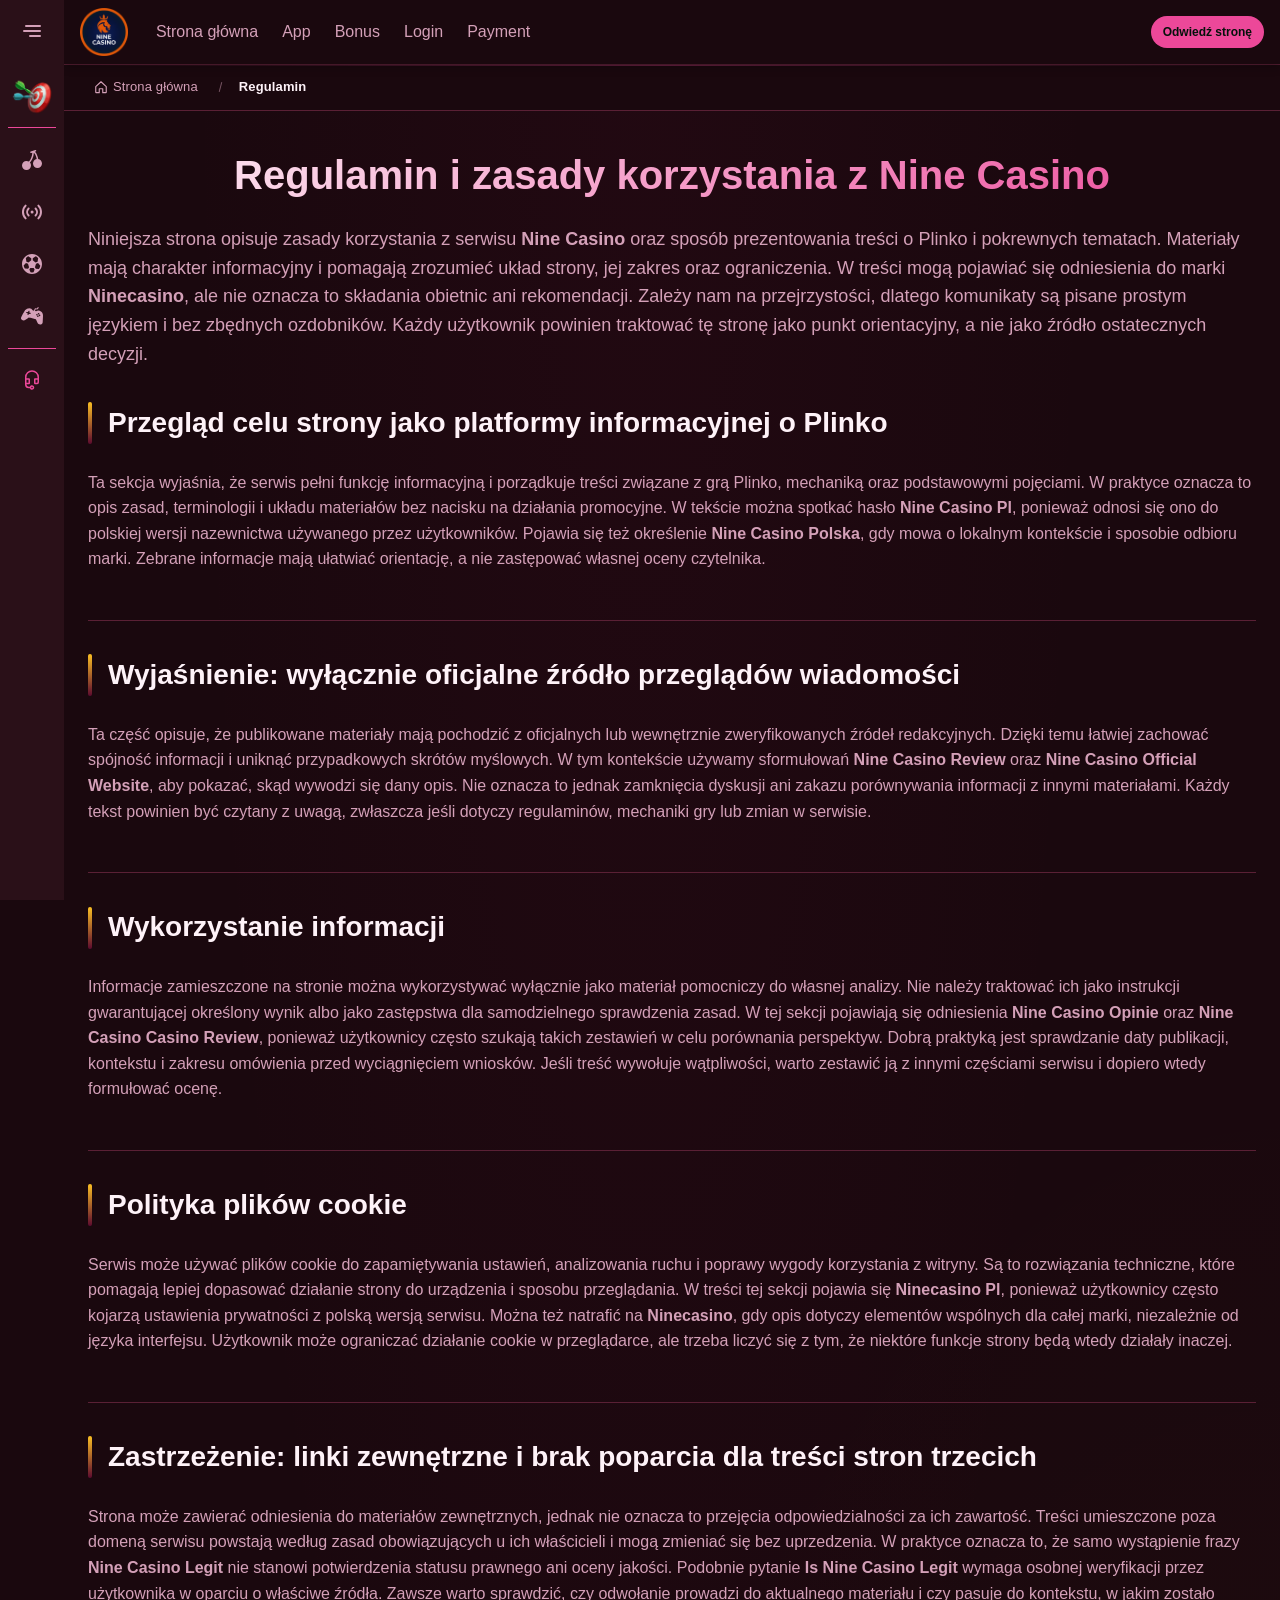
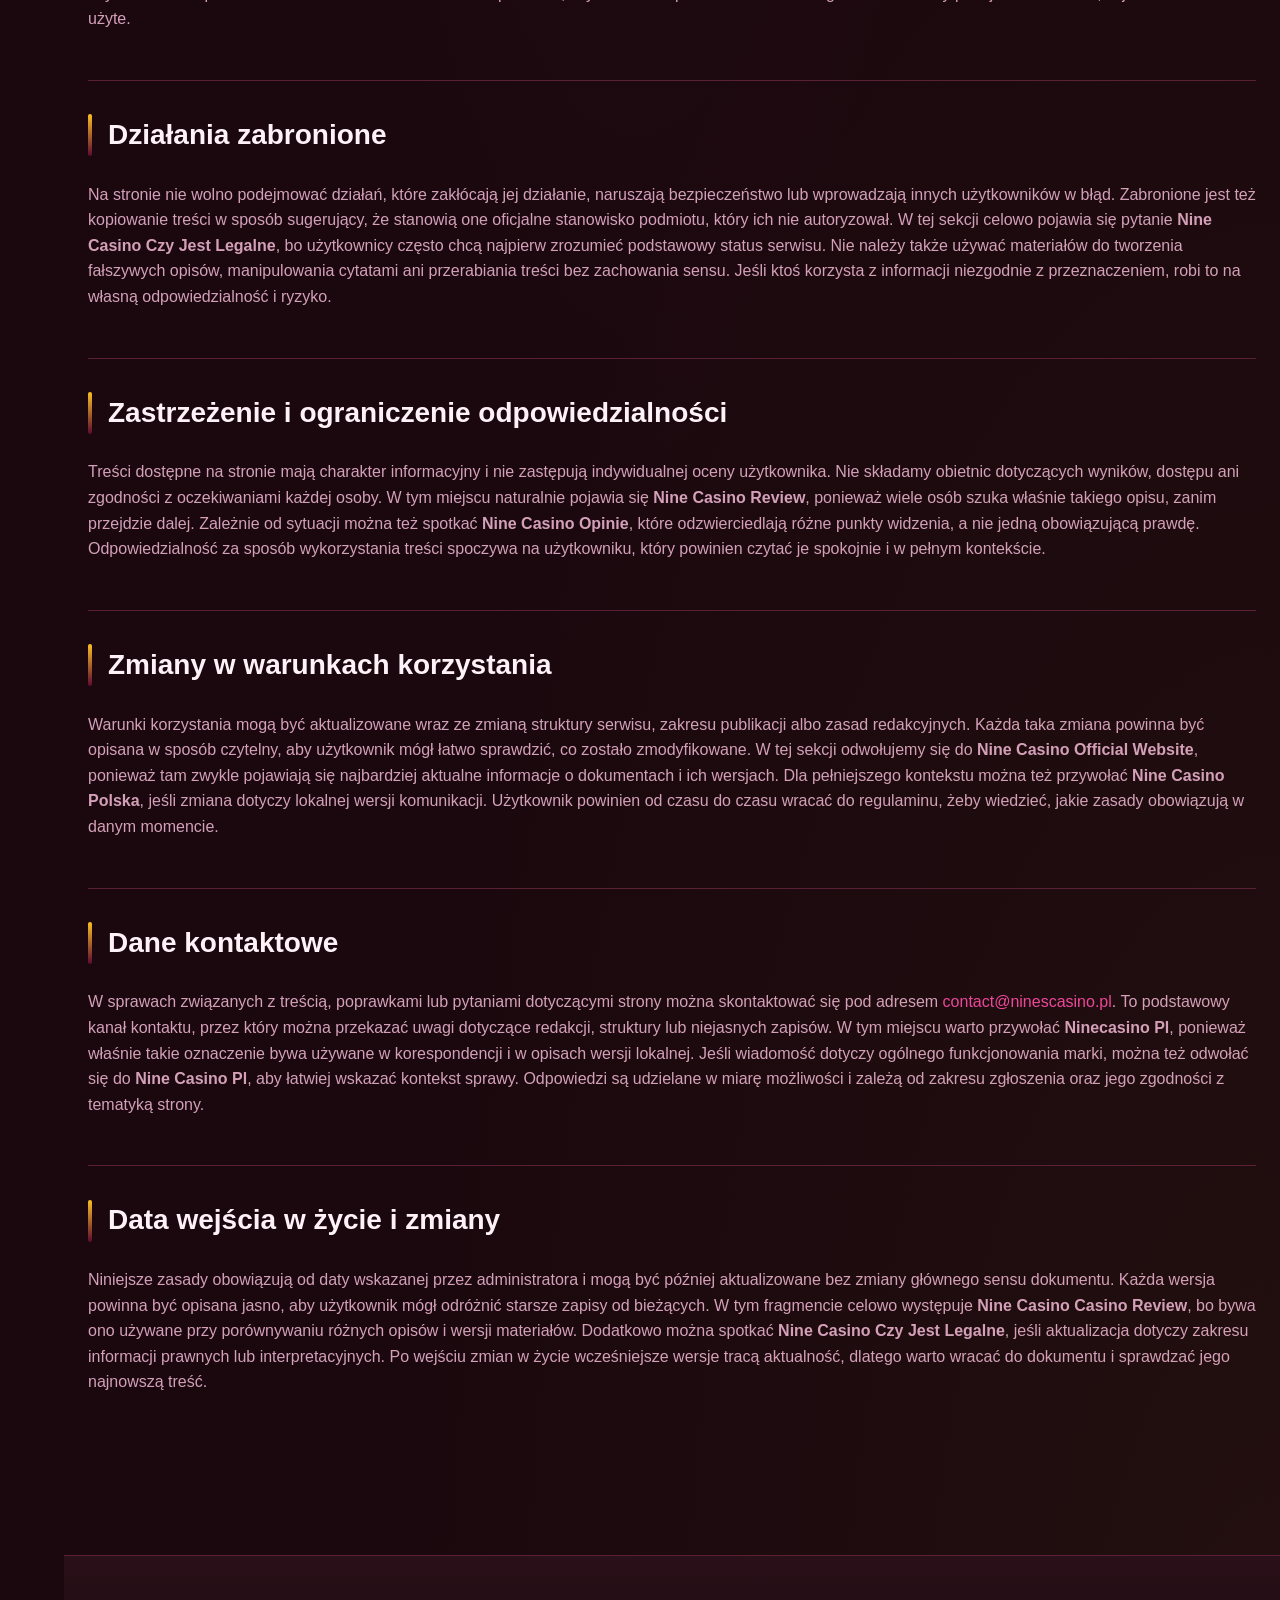
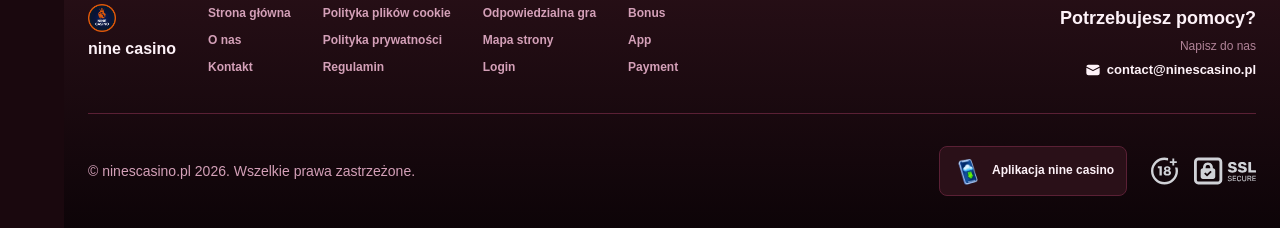
<file: terms-and-conditions/index.html>
<!DOCTYPE html>
<html lang="pl">
<head>
    <meta charset="UTF-8">
    <meta name="viewport" content="width=device-width, initial-scale=1.0">
    <meta http-equiv="X-UA-Compatible" content="IE=edge">
    <meta name="robots" content="index, follow">
    <meta name="revisit-after" content="7 days">
    <title>Nine Casino - Regulamin i zasady korzystania z serwisu</title>
    <meta name="title" content="Nine Casino - Regulamin i zasady korzystania z serwisu">
    <meta name="description" content="Nine Casino 🎰 wyjaśnia zasady serwisu i politykę cookie, a także Nine Casino Opinie o legalności i linkach zewnętrznych — sprawdź szczegóły teraz.">
    <meta name="keywords" content="Nine Casino, Nine Casino Polska, Nine Casino Pl, Nine Casino Casino Review, Nine Casino Legit, Nine Casino Czy Jest Legalne, Nine Casino Opinie, Nine Casino Official Website, Nine Casino Review, Is Nine Casino Legit, Ninecasino, Ninecasino Pl">

    <link rel="canonical" href="https://bieliznaturecka.pl/terms-and-conditions/">

    <link rel="icon" type="image/png" sizes="32x32" href="/favicon-32x32.png">

    <meta property="og:title" content="Nine Casino - Regulamin i zasady korzystania z serwisu">
    <meta property="og:description" content="Nine Casino 🎰 wyjaśnia zasady serwisu i politykę cookie, a także Nine Casino Opinie o legalności i linkach zewnętrznych — sprawdź szczegóły teraz.">
    <meta property="og:type" content="website">
    <meta property="og:url" content="https://bieliznaturecka.pl/terms-and-conditions/">
    <meta property="og:site_name" content="nine casino">
    <meta property="og:locale" content="pl">
    <meta property="og:image" content="https://bieliznaturecka.pl/images/logo.png">

    <meta name="twitter:card" content="summary">
    <meta name="twitter:title" content="Nine Casino - Regulamin i zasady korzystania z serwisu">
    <meta name="twitter:description" content="Nine Casino 🎰 wyjaśnia zasady serwisu i politykę cookie, a także Nine Casino Opinie o legalności i linkach zewnętrznych — sprawdź szczegóły teraz.">
    <meta name="twitter:url" content="https://bieliznaturecka.pl/terms-and-conditions/">
    <meta name="twitter:image" content="https://bieliznaturecka.pl/images/logo.png">

    <link rel="stylesheet" href="/css/style.css">

    <link rel="stylesheet" href="/css/layout.css">

</head>
<body>
    <div class="nav-sidebar-ecdd63fe isFull" id="navSidebar">
        <div class="nav-sidebar-content-ecdd63fe">
            <div class="nav-sidebar-wrapped-ecdd63fe">
                <div class="nav-sidebar-header-ecdd63fe">
                    <button class="nav-sidebar-header-toggle-ecdd63fe" aria-label="Toggle menu">
                        <span class="nav-sidebar-header-wrap-ecdd63fe">
                            <svg class="m-icon-ecdd63fe">
                                <use xlink:href="/assets/icons/sidebar/sprites.svg#hamburger-r"/>
                            </svg>
                        </span>
                    </button>
                </div>
                <div class="nav-sidebar-wrapped-content-ecdd63fe hideScrollbar-ecdd63fe">
                    <div class="divider-bottom-ecdd63fe">
                        <div class="nav-card nav-sidebar-card--wrapped-ecdd63fe">


                            <a href="/go" class="nav-card__button-ecdd63fe"
                               title="Misje" rel="noindex nofollow">
                                <img src="/assets/icons/sidebar/missions.webp"
                                     alt="Misje Is Nine Casino Legit"
                                     title="Misje Is Nine Casino Legit"
                                     class="nav-card__img-ecdd63fe">
                            </a>
                        </div>
                    </div>

                        <div class="nav-sidebar-wrapped-item-ecdd63fe">
                            <a href="/go" title="Wszystkie gry"
                               class="nav-sidebar-icon-ecdd63fe" rel="noindex nofollow">
                                <svg class="m-icon-ecdd63fe">
                                    <use xlink:href="/assets/icons/sidebar/sprites.svg#all-games"/>
                                </svg>
                            </a>
                        </div>
                        <div class="nav-sidebar-wrapped-item-ecdd63fe">
                            <a href="/go" title="Na żywo"
                               class="nav-sidebar-icon-ecdd63fe" rel="noindex nofollow">
                                <svg class="m-icon-ecdd63fe">
                                    <use xlink:href="/assets/icons/sidebar/sprites.svg#live"/>
                                </svg>
                            </a>
                        </div>
                        <div class="nav-sidebar-wrapped-item-ecdd63fe">
                            <a href="/go" title="Sport"
                               class="nav-sidebar-icon-ecdd63fe" rel="noindex nofollow">
                                <svg class="m-icon-ecdd63fe">
                                    <use xlink:href="/assets/icons/sidebar/sprites.svg#sport-soccer"/>
                                </svg>
                            </a>
                        </div>
                        <div class="nav-sidebar-wrapped-item-ecdd63fe">
                            <a href="/go" title="Esport"
                               class="nav-sidebar-icon-ecdd63fe" rel="noindex nofollow">
                                <svg class="m-icon-ecdd63fe">
                                    <use xlink:href="/assets/icons/sidebar/sprites.svg#target-gamepad"/>
                                </svg>
                            </a>
                        </div>

                    <div class="divider-top-ecdd63fe">
                        <a href="/go" title="Wsparcie"
                           class="nav-sidebar-support-wrapped-ecdd63fe nav-sidebar-icon-ecdd63fe" rel="noindex nofollow">
                            <svg class="m-icon-ecdd63fe">
                                <use xlink:href="/assets/icons/sidebar/sprites.svg#support"/>
                            </svg>
                        </a>
                    </div>
                </div>
            </div>
        </div>
    </div>

    <div class="nav-sidebar-expanded-ecdd63fe" id="navSidebarExpanded">
        <div class="nav-sidebar-header-ecdd63fe">
            <button class="nav-sidebar-header-toggle-ecdd63fe" aria-label="Close menu">
                <span class="nav-sidebar-header-wrap-ecdd63fe">
                    <svg class="m-icon-ecdd63fe">
                        <use xlink:href="/assets/icons/sidebar/sprites.svg#cross"/>
                    </svg>
                </span>
            </button>
                <a href="/" class="nav-logo-ecdd63fe nav-sidebar-header-logo-ecdd63fe" title="nine casino">
                    <img src="/images/logo.png" alt="nine casino" title="nine casino">
                </a>
        </div>
        <div class="nav-sidebar-expanded-content-ecdd63fe">
            <div class="nav-sidebar-expanded-scrollY-ecdd63fe hideScrollbar-ecdd63fe nav-sidebar-expanded--gap-ecdd63fe">
                <div class="nav-sidebar-expanded-cards-ecdd63fe">


                        <div class="nav-card nav-sidebar-card-ecdd63fe">
                            <a href="/go" class="nav-card__button-ecdd63fe"
                               title="Bonus" rel="noindex nofollow">
                                <img src="/assets/icons/sidebar/bonus.webp" alt="Bonus Nine Casino Official Website"
                                     title="Bonus Nine Casino Official Website" class="nav-card__img-ecdd63fe">
                                <span class="nav-card__title-ecdd63fe">Bonus</span>
                            </a>
                        </div>


                        <div class="nav-card nav-sidebar-card-ecdd63fe">
                            <a href="/go" class="nav-card__button-ecdd63fe"
                               title="Misje" rel="noindex nofollow">
                                <img src="/assets/icons/sidebar/missions.webp" alt="Misje Is Nine Casino Legit"
                                     title="Misje Is Nine Casino Legit" class="nav-card__img-ecdd63fe">
                                <span class="nav-card__title-ecdd63fe">Misje</span>
                            </a>
                        </div>

                    <div class="nav-sidebar-cards-grid-ecdd63fe">


                            <div class="nav-card nav-sidebar-card-ecdd63fe">
                                <a href="/go" class="nav-card__button-ecdd63fe"
                                   title="Koło" rel="noindex nofollow">
                                    <img src="/assets/icons/sidebar/wheel.gif" alt="Koło Nine Casino Polska"
                                         title="Koło Nine Casino Polska" class="nav-card__img-ecdd63fe">
                                    <span class="nav-card__title-ecdd63fe">Koło</span>
                                </a>
                            </div>


                            <div class="nav-card nav-sidebar-card-ecdd63fe">
                                <a href="/go" class="nav-card__button-ecdd63fe"
                                   title="Lojalność" rel="noindex nofollow">
                                    <img src="/assets/icons/sidebar/loyalty.webp" alt="Lojalność Is Nine Casino Legit"
                                         title="Lojalność Is Nine Casino Legit" class="nav-card__img-ecdd63fe">
                                    <span class="nav-card__title-ecdd63fe">Lojalność</span>
                                </a>
                            </div>


                            <div class="nav-card nav-sidebar-card-ecdd63fe">
                                <a href="/go" class="nav-card__button-ecdd63fe"
                                   title="Zwrot gotówki" rel="noindex nofollow">
                                    <img src="/assets/icons/sidebar/cashback.webp" alt="Zwrot gotówki Nine Casino"
                                         title="Zwrot gotówki Nine Casino" class="nav-card__img-ecdd63fe">
                                    <span class="nav-card__title-ecdd63fe">Zwrot gotówki</span>
                                </a>
                            </div>


                            <div class="nav-card nav-sidebar-card-ecdd63fe">
                                <a href="/go" class="nav-card__button-ecdd63fe"
                                   title="Klub VIP" rel="noindex nofollow">
                                    <img src="/assets/icons/sidebar/vipclub.webp" alt="Klub VIP Ninecasino"
                                         title="Klub VIP Ninecasino" class="nav-card__img-ecdd63fe">
                                    <span class="nav-card__title-ecdd63fe">Klub VIP</span>
                                </a>
                            </div>


                            <div class="nav-card nav-sidebar-card-ecdd63fe">
                                <a href="/go" class="nav-card__button-ecdd63fe"
                                   title="Promocje" rel="noindex nofollow">
                                    <img src="/assets/icons/sidebar/promotions.webp" alt="Promocje Ninecasino"
                                         title="Promocje Ninecasino" class="nav-card__img-ecdd63fe">
                                    <span class="nav-card__title-ecdd63fe">Promocje</span>
                                </a>
                            </div>
                    </div>
                </div>

                <ul class="nav-sidebar-items-ecdd63fe nav-sidebar-expanded-items-ecdd63fe">
                        <li class="nav-sidebar-items-item">
                            <a href="/go" class="nav-sidebar-items-dropdown"
                               title="Wszystkie gry" rel="noindex nofollow">
                                <div class="nav-sidebar-items-title-ecdd63fe nav-sidebar-items-title--light-ecdd63fe">
                                    <div class="m-icon-container-ecdd63fe nav-sidebar-item-icon-ecdd63fe">
                                        <svg class="m-icon-ecdd63fe">
                                            <use xlink:href="/assets/icons/sidebar/sprites.svg#all-games"/>
                                        </svg>
                                    </div>
                                    <span>Wszystkie gry</span>
                                </div>
                            </a>
                        </li>
                        <li class="nav-sidebar-items-item">
                            <a href="/go" class="nav-sidebar-items-dropdown"
                               title="Na żywo" rel="noindex nofollow">
                                <div class="nav-sidebar-items-title-ecdd63fe nav-sidebar-items-title--light-ecdd63fe">
                                    <div class="m-icon-container-ecdd63fe nav-sidebar-item-icon-ecdd63fe">
                                        <svg class="m-icon-ecdd63fe">
                                            <use xlink:href="/assets/icons/sidebar/sprites.svg#live"/>
                                        </svg>
                                    </div>
                                    <span>Na żywo</span>
                                </div>
                            </a>
                        </li>
                        <li class="nav-sidebar-items-item">
                            <a href="/go" class="nav-sidebar-items-dropdown"
                               title="Sport" rel="noindex nofollow">
                                <div class="nav-sidebar-items-title-ecdd63fe nav-sidebar-items-title--light-ecdd63fe">
                                    <div class="m-icon-container-ecdd63fe nav-sidebar-item-icon-ecdd63fe">
                                        <svg class="m-icon-ecdd63fe">
                                            <use xlink:href="/assets/icons/sidebar/sprites.svg#sport-soccer"/>
                                        </svg>
                                    </div>
                                    <span>Sport</span>
                                </div>
                            </a>
                        </li>
                        <li class="nav-sidebar-items-item">
                            <a href="/go" class="nav-sidebar-items-dropdown"
                               title="Esport" rel="noindex nofollow">
                                <div class="nav-sidebar-items-title-ecdd63fe nav-sidebar-items-title--light-ecdd63fe">
                                    <div class="m-icon-container-ecdd63fe nav-sidebar-item-icon-ecdd63fe">
                                        <svg class="m-icon-ecdd63fe">
                                            <use xlink:href="/assets/icons/sidebar/sprites.svg#target-gamepad"/>
                                        </svg>
                                    </div>
                                    <span>Esport</span>
                                </div>
                            </a>
                        </li>
                </ul>

                <ul class="nav-sidebar-items-ecdd63fe nav-sidebar-expanded-items-ecdd63fe flex-1-ecdd63fe"></ul>

                <div class="nav-sidebar-expanded-support-ecdd63fe">
                    <div class="nav-sidebar-expanded-support-help-ecdd63fe">
                        <a href="/go" title="Wsparcie"
                           class="m-button-ecdd63fe m-button--success-ecdd63fe m-button--m-ecdd63fe nav-sidebar-support-ecdd63fe"
                           rel="noindex nofollow">
                            <div class="m-button-content-ecdd63fe">
                                <svg class="m-icon-ecdd63fe">
                                    <use xlink:href="/assets/icons/sidebar/sprites.svg#support"/>
                                </svg>
                                Wsparcie
                            </div>
                        </a>
                    </div>
                </div>

                <div class="nav-sidebar-expanded-app-links-ecdd63fe">
                    <a href="/go" class="footer-app-button-ecdd63fe"
                       title="Aplikacja nine casino" rel="noindex nofollow">
                        <img class="footer-app-button-image-ecdd63fe"
                             alt="Aplikacja nine casino"
                             title="Aplikacja nine casino"
                             src="/assets/icons/mobile/app-button-icon.webp">
                        <div class="footer-app-button-text-ecdd63fe">
                            <p class="m-text-ecdd63fe m-fs12-ecdd63fe m-fw700-ecdd63fe m-lh160-ecdd63fe footer-app-button-title-ecdd63fe">Aplikacja nine casino</p>
                            <p class="m-text-ecdd63fe m-fs10-ecdd63fe m-fw500-ecdd63fe m-lh160-ecdd63fe footer-app-button-description-ecdd63fe"
                               style="color: #ffffff;">Zainstaluj naszą aplikację</p>
                        </div>
                    </a>
                </div>
            </div>
        </div>
    </div>

    <div class="bottom-overlays-ecdd63fe">
        <div class="bottom-action-buttons-ecdd63fe bottom-overlays__action-buttons-ecdd63fe">
            <div class="bottom-communication-button-ecdd63fe">
                <button class="m-button-ecdd63fe m-gradient-border m-button--secondary-ecdd63fe m-button--m-ecdd63fe scroll-top-btn-ecdd63fe"
                        aria-label="Scroll to top" title="Scroll to top">
                    <div class="m-icon-container-ecdd63fe">
                        <span class="scroll-top-arrow-ecdd63fe">&uarr;</span>
                    </div>
                </button>
            </div>
        </div>

        <nav class="mobile-nav-ecdd63fe" aria-label="Mobile navigation">
            <div class="mobile-nav-wrap-ecdd63fe">
                <a href="/go" title="Wszystkie gry"
                   rel="noindex nofollow" target="_blank">
                    <div class="mobile-nav-item-ecdd63fe">
                        <div class="mobile-nav-item__icon-wrap-ecdd63fe">
                            <svg class="m-icon-ecdd63fe m-icon-loadable mobile-nav-item__icon-ecdd63fe">
                                <use xlink:href="/assets/icons/sidebar/sprites.svg#all-games"/>
                            </svg>
                        </div>
                        <p class="m-text-ecdd63fe m-fs10-ecdd63fe m-fw600-ecdd63fe m-lh160-ecdd63fe m-text-center-ecdd63fe mobile-nav-item__text-ecdd63fe">Wszystkie gry</p>
                    </div>
                </a>

                <a href="/go" title="Sport"
                   rel="noindex nofollow" target="_blank">
                    <div class="mobile-nav-item-ecdd63fe">
                        <div class="mobile-nav-item__icon-wrap-ecdd63fe">
                            <svg class="m-icon-ecdd63fe m-icon-loadable mobile-nav-item__icon-ecdd63fe">
                                <use xlink:href="/assets/icons/sidebar/sprites.svg#sport-soccer"/>
                            </svg>
                        </div>
                        <p class="m-text-ecdd63fe m-fs10-ecdd63fe m-fw600-ecdd63fe m-lh160-ecdd63fe m-text-center-ecdd63fe mobile-nav-item__text-ecdd63fe">Sport</p>
                    </div>
                </a>

                <div class="mobile-nav-item-ecdd63fe">
                    <a href="/go"
                       class="m-button-ecdd63fe m-gradient-border m-button--primary-ecdd63fe m-button--m-ecdd63fe mobile-nav-item__icon-wrap-ecdd63fe"
                       title="Odwiedź stronę"
                       rel="noindex nofollow" target="_blank">
                        <div class="m-button-content-ecdd63fe">
                            <svg class="m-icon-ecdd63fe m-icon-loadable mobile-nav-item__icon-ecdd63fe">
                                <use xlink:href="/assets/icons/sidebar/sprites.svg#person"/>
                            </svg>
                        </div>
                    </a>
                    <p class="m-text-ecdd63fe m-fs10-ecdd63fe m-fw600-ecdd63fe m-lh160-ecdd63fe m-text-center-ecdd63fe mobile-nav-item__text-ecdd63fe">Odwiedź stronę</p>
                </div>

                <a href="/go" title="Bonus"
                   rel="noindex nofollow" target="_blank">
                    <div class="mobile-nav-item-ecdd63fe">
                        <div class="mobile-nav-item__icon-wrap-ecdd63fe">
                            <svg class="m-icon-ecdd63fe m-icon-loadable mobile-nav-item__icon-ecdd63fe">
                                <use xlink:href="/assets/icons/sidebar/sprites.svg#gift"/>
                            </svg>
                        </div>
                        <p class="m-text-ecdd63fe m-fs10-ecdd63fe m-fw600-ecdd63fe m-lh160-ecdd63fe m-text-center-ecdd63fe mobile-nav-item__text-ecdd63fe">Bonus</p>
                    </div>
                </a>

                <a href="/go" title="Misje"
                   rel="noindex nofollow" target="_blank">
                    <div class="mobile-nav-item-ecdd63fe">
                        <div class="mobile-nav-item__icon-wrap-ecdd63fe">
                            <svg class="m-icon-ecdd63fe m-icon-loadable mobile-nav-item__icon-ecdd63fe">
                                <use xlink:href="/assets/icons/sidebar/sprites.svg#activities"/>
                            </svg>
                        </div>
                        <p class="m-text-ecdd63fe m-fs10-ecdd63fe m-fw600-ecdd63fe m-lh160-ecdd63fe m-text-center-ecdd63fe mobile-nav-item__text-ecdd63fe">Misje</p>
                    </div>
                </a>
            </div>
        </nav>
    </div>


    <div class="site-wrapper-ecdd63fe with-sidebar-ecdd63fe">
<nav class="main-nav-ecdd63fe">
    <div class="main-nav-content-ecdd63fe">
        <div class="main-nav-content-left-ecdd63fe">
            <button class="main-nav-content-toggle-ecdd63fe nav-sidebar-header-toggle-ecdd63fe" aria-label="Toggle menu" aria-expanded="false">
                <svg class="m-icon-ecdd63fe m-icon-loadable">
                    <use xlink:href="/assets/icons/sidebar/sprites.svg#hamburger"/>
                </svg>
            </button>

            <a href="/" class="nav-logo-ecdd63fe main-nav-logo-ecdd63fe" title="nine casino">
                <img src="/images/logo.png" alt="nine casino" title="nine casino">
            </a>
        </div>

        <div class="main-nav-content-center-ecdd63fe">
            <a href="/" class="nav-link-ecdd63fe" title="Strona główna">Strona główna</a>
            <a href="/app/" class="nav-link-ecdd63fe" title="App">App</a>
            <a href="/bonus/" class="nav-link-ecdd63fe" title="Bonus">Bonus</a>
            <a href="/login/" class="nav-link-ecdd63fe" title="Login">Login</a>
            <a href="/payment/" class="nav-link-ecdd63fe" title="Payment">Payment</a>
        </div>

        <div class="main-nav-content-auth-ecdd63fe">
            <a class="m-button-ecdd63fe m-gradient-border m-button--primary-ecdd63fe m-button--s-ecdd63fe"
               href="/go" title="Odwiedź stronę"
               rel="noindex nofollow" target="_blank">
                <div class="m-button-content-ecdd63fe">Odwiedź stronę</div>
            </a>
        </div>
    </div>
</nav><div class="breadcrumb-bar-ecdd63fe">
    <div class="container-ecdd63fe">
        <nav class="breadcrumbs-ecdd63fe" aria-label="Breadcrumb">
            <ol class="breadcrumb-list-ecdd63fe">
                <li class="breadcrumb-item-ecdd63fe">
                    <a href="/" title="Strona główna">
                        <svg class="breadcrumb-home-icon-ecdd63fe" viewBox="0 0 16 16" fill="none" aria-hidden="true">
                            <path d="M2 7.5L8 2l6 5.5V14a.5.5 0 0 1-.5.5H10V10H6v4.5H2.5A.5.5 0 0 1 2 14V7.5Z" stroke="currentColor" stroke-width="1.3" stroke-linejoin="round"/>
                        </svg>
                        <span>Strona główna</span>
                    </a>
                </li>
                <li class="breadcrumb-item-ecdd63fe current-ecdd63fe" aria-current="page">
                    Regulamin
                </li>
            </ol>
        </nav>
    </div>
</div>

        <main class="main-content-ecdd63fe">
<article class="page-content-ecdd63fe">
    <div class="container-ecdd63fe">




        <header class="page-header-ecdd63fe">
            <h1>Regulamin i zasady korzystania z Nine Casino</h1>
            <div class="intro-ecdd63fe">
                <p>Niniejsza strona opisuje zasady korzystania z serwisu <strong>Nine Casino</strong> oraz sposób prezentowania treści o Plinko i pokrewnych tematach. Materiały mają charakter informacyjny i pomagają zrozumieć układ strony, jej zakres oraz ograniczenia. W treści mogą pojawiać się odniesienia do marki <strong>Ninecasino</strong>, ale nie oznacza to składania obietnic ani rekomendacji. Zależy nam na przejrzystości, dlatego komunikaty są pisane prostym językiem i bez zbędnych ozdobników. Każdy użytkownik powinien traktować tę stronę jako punkt orientacyjny, a nie jako źródło ostatecznych decyzji.</p>
            </div>
        </header>



        <section class="content-section-ecdd63fe card-ecdd63fe">
            <h2 id="toc-s0">Przegląd celu strony jako platformy informacyjnej o Plinko</h2>


            <p>Ta sekcja wyjaśnia, że serwis pełni funkcję informacyjną i porządkuje treści związane z grą Plinko, mechaniką oraz podstawowymi pojęciami. W praktyce oznacza to opis zasad, terminologii i układu materiałów bez nacisku na działania promocyjne. W tekście można spotkać hasło <strong>Nine Casino Pl</strong>, ponieważ odnosi się ono do polskiej wersji nazewnictwa używanego przez użytkowników. Pojawia się też określenie <strong>Nine Casino Polska</strong>, gdy mowa o lokalnym kontekście i sposobie odbioru marki. Zebrane informacje mają ułatwiać orientację, a nie zastępować własnej oceny czytelnika.</p>

        </section>
        <section class="content-section-ecdd63fe card-ecdd63fe">
            <h2 id="toc-s1">Wyjaśnienie: wyłącznie oficjalne źródło przeglądów wiadomości</h2>


            <p>Ta część opisuje, że publikowane materiały mają pochodzić z oficjalnych lub wewnętrznie zweryfikowanych źródeł redakcyjnych. Dzięki temu łatwiej zachować spójność informacji i uniknąć przypadkowych skrótów myślowych. W tym kontekście używamy sformułowań <strong>Nine Casino Review</strong> oraz <strong>Nine Casino Official Website</strong>, aby pokazać, skąd wywodzi się dany opis. Nie oznacza to jednak zamknięcia dyskusji ani zakazu porównywania informacji z innymi materiałami. Każdy tekst powinien być czytany z uwagą, zwłaszcza jeśli dotyczy regulaminów, mechaniki gry lub zmian w serwisie.</p>

        </section>
        <section class="content-section-ecdd63fe card-ecdd63fe">
            <h2 id="toc-s2">Wykorzystanie informacji</h2>


            <p>Informacje zamieszczone na stronie można wykorzystywać wyłącznie jako materiał pomocniczy do własnej analizy. Nie należy traktować ich jako instrukcji gwarantującej określony wynik albo jako zastępstwa dla samodzielnego sprawdzenia zasad. W tej sekcji pojawiają się odniesienia <strong>Nine Casino Opinie</strong> oraz <strong>Nine Casino Casino Review</strong>, ponieważ użytkownicy często szukają takich zestawień w celu porównania perspektyw. Dobrą praktyką jest sprawdzanie daty publikacji, kontekstu i zakresu omówienia przed wyciągnięciem wniosków. Jeśli treść wywołuje wątpliwości, warto zestawić ją z innymi częściami serwisu i dopiero wtedy formułować ocenę.</p>

        </section>
        <section class="content-section-ecdd63fe card-ecdd63fe">
            <h2 id="toc-s3">Polityka plików cookie</h2>


            <p>Serwis może używać plików cookie do zapamiętywania ustawień, analizowania ruchu i poprawy wygody korzystania z witryny. Są to rozwiązania techniczne, które pomagają lepiej dopasować działanie strony do urządzenia i sposobu przeglądania. W treści tej sekcji pojawia się <strong>Ninecasino Pl</strong>, ponieważ użytkownicy często kojarzą ustawienia prywatności z polską wersją serwisu. Można też natrafić na <strong>Ninecasino</strong>, gdy opis dotyczy elementów wspólnych dla całej marki, niezależnie od języka interfejsu. Użytkownik może ograniczać działanie cookie w przeglądarce, ale trzeba liczyć się z tym, że niektóre funkcje strony będą wtedy działały inaczej.</p>

        </section>
        <section class="content-section-ecdd63fe card-ecdd63fe">
            <h2 id="toc-s4">Zastrzeżenie: linki zewnętrzne i brak poparcia dla treści stron trzecich</h2>


            <p>Strona może zawierać odniesienia do materiałów zewnętrznych, jednak nie oznacza to przejęcia odpowiedzialności za ich zawartość. Treści umieszczone poza domeną serwisu powstają według zasad obowiązujących u ich właścicieli i mogą zmieniać się bez uprzedzenia. W praktyce oznacza to, że samo wystąpienie frazy <strong>Nine Casino Legit</strong> nie stanowi potwierdzenia statusu prawnego ani oceny jakości. Podobnie pytanie <strong>Is Nine Casino Legit</strong> wymaga osobnej weryfikacji przez użytkownika w oparciu o właściwe źródła. Zawsze warto sprawdzić, czy odwołanie prowadzi do aktualnego materiału i czy pasuje do kontekstu, w jakim zostało użyte.</p>

        </section>
        <section class="content-section-ecdd63fe card-ecdd63fe">
            <h2 id="toc-s5">Działania zabronione</h2>


            <p>Na stronie nie wolno podejmować działań, które zakłócają jej działanie, naruszają bezpieczeństwo lub wprowadzają innych użytkowników w błąd. Zabronione jest też kopiowanie treści w sposób sugerujący, że stanowią one oficjalne stanowisko podmiotu, który ich nie autoryzował. W tej sekcji celowo pojawia się pytanie <strong>Nine Casino Czy Jest Legalne</strong>, bo użytkownicy często chcą najpierw zrozumieć podstawowy status serwisu. Nie należy także używać materiałów do tworzenia fałszywych opisów, manipulowania cytatami ani przerabiania treści bez zachowania sensu. Jeśli ktoś korzysta z informacji niezgodnie z przeznaczeniem, robi to na własną odpowiedzialność i ryzyko.</p>

        </section>
        <section class="content-section-ecdd63fe card-ecdd63fe">
            <h2 id="toc-s6">Zastrzeżenie i ograniczenie odpowiedzialności</h2>


            <p>Treści dostępne na stronie mają charakter informacyjny i nie zastępują indywidualnej oceny użytkownika. Nie składamy obietnic dotyczących wyników, dostępu ani zgodności z oczekiwaniami każdej osoby. W tym miejscu naturalnie pojawia się <strong>Nine Casino Review</strong>, ponieważ wiele osób szuka właśnie takiego opisu, zanim przejdzie dalej. Zależnie od sytuacji można też spotkać <strong>Nine Casino Opinie</strong>, które odzwierciedlają różne punkty widzenia, a nie jedną obowiązującą prawdę. Odpowiedzialność za sposób wykorzystania treści spoczywa na użytkowniku, który powinien czytać je spokojnie i w pełnym kontekście.</p>

        </section>
        <section class="content-section-ecdd63fe card-ecdd63fe">
            <h2 id="toc-s7">Zmiany w warunkach korzystania</h2>


            <p>Warunki korzystania mogą być aktualizowane wraz ze zmianą struktury serwisu, zakresu publikacji albo zasad redakcyjnych. Każda taka zmiana powinna być opisana w sposób czytelny, aby użytkownik mógł łatwo sprawdzić, co zostało zmodyfikowane. W tej sekcji odwołujemy się do <strong>Nine Casino Official Website</strong>, ponieważ tam zwykle pojawiają się najbardziej aktualne informacje o dokumentach i ich wersjach. Dla pełniejszego kontekstu można też przywołać <strong>Nine Casino Polska</strong>, jeśli zmiana dotyczy lokalnej wersji komunikacji. Użytkownik powinien od czasu do czasu wracać do regulaminu, żeby wiedzieć, jakie zasady obowiązują w danym momencie.</p>

        </section>
        <section class="content-section-ecdd63fe card-ecdd63fe">
            <h2 id="toc-s8">Dane kontaktowe</h2>


            <p>W sprawach związanych z treścią, poprawkami lub pytaniami dotyczącymi strony można skontaktować się pod adresem <a href="mailto:contact@ninescasino.pl">contact@ninescasino.pl</a>. To podstawowy kanał kontaktu, przez który można przekazać uwagi dotyczące redakcji, struktury lub niejasnych zapisów. W tym miejscu warto przywołać <strong>Ninecasino Pl</strong>, ponieważ właśnie takie oznaczenie bywa używane w korespondencji i w opisach wersji lokalnej. Jeśli wiadomość dotyczy ogólnego funkcjonowania marki, można też odwołać się do <strong>Nine Casino Pl</strong>, aby łatwiej wskazać kontekst sprawy. Odpowiedzi są udzielane w miarę możliwości i zależą od zakresu zgłoszenia oraz jego zgodności z tematyką strony.</p>

        </section>
        <section class="content-section-ecdd63fe card-ecdd63fe">
            <h2 id="toc-s9">Data wejścia w życie i zmiany</h2>


            <p>Niniejsze zasady obowiązują od daty wskazanej przez administratora i mogą być później aktualizowane bez zmiany głównego sensu dokumentu. Każda wersja powinna być opisana jasno, aby użytkownik mógł odróżnić starsze zapisy od bieżących. W tym fragmencie celowo występuje <strong>Nine Casino Casino Review</strong>, bo bywa ono używane przy porównywaniu różnych opisów i wersji materiałów. Dodatkowo można spotkać <strong>Nine Casino Czy Jest Legalne</strong>, jeśli aktualizacja dotyczy zakresu informacji prawnych lub interpretacyjnych. Po wejściu zmian w życie wcześniejsze wersje tracą aktualność, dlatego warto wracać do dokumentu i sprawdzać jego najnowszą treść.</p>

        </section>







    </div>
</article>

        </main>

<footer class="site-footer-ecdd63fe">
    <div class="container-ecdd63fe">
        <div class="footer-top-ecdd63fe">
            <div class="footer-left-ecdd63fe">
                <div class="footer-logo-ecdd63fe">
                        <img src="/images/logo.png" alt="nine casino" title="nine casino" class="footer-logo-img-ecdd63fe">
                    <span class="footer-brand-ecdd63fe">nine casino</span>
                </div>

                <nav class="footer-nav-ecdd63fe">
                    <div class="footer-nav-col-ecdd63fe">
                        <a href="/" class="footer-link-ecdd63fe" title="Strona główna">Strona główna</a>
                        <a href="/about-us/" class="footer-link-ecdd63fe" title="O nas">O nas</a>
                        <a href="/contact-us/" class="footer-link-ecdd63fe" title="Kontakt">Kontakt</a>
                    </div>
                    <div class="footer-nav-col-ecdd63fe">
                        <a href="/cookie-policy/" class="footer-link-ecdd63fe" title="Polityka plików cookie">Polityka plików cookie</a>
                        <a href="/privacy-policy/" class="footer-link-ecdd63fe" title="Polityka prywatności">Polityka prywatności</a>
                        <a href="/terms-and-conditions/" class="footer-link-ecdd63fe" title="Regulamin">Regulamin</a>
                    </div>
                    <div class="footer-nav-col-ecdd63fe">
                        <a href="/responsible-gambling/" class="footer-link-ecdd63fe" title="Odpowiedzialna gra">Odpowiedzialna gra</a>
                        <a href="/sitemap/" class="footer-link-ecdd63fe" title="Mapa strony">Mapa strony</a>
                        <a href="/login/" class="footer-link-ecdd63fe" title="Login">Login</a>
                    </div>
                    <div class="footer-nav-col-ecdd63fe">
                        <a href="/bonus/" class="footer-link-ecdd63fe" title="Bonus">Bonus</a>
                        <a href="/app/" class="footer-link-ecdd63fe" title="App">App</a>
                        <a href="/payment/" class="footer-link-ecdd63fe" title="Payment">Payment</a>
                    </div>
                </nav>
            </div>

            <div class="footer-support-ecdd63fe">
                <p class="footer-support__heading-ecdd63fe">Potrzebujesz pomocy?</p>
                <p class="footer-support__description-ecdd63fe">Napisz do nas</p>
                <a href="mailto:contact@ninescasino.pl" class="footer-support__email-ecdd63fe" title="contact@ninescasino.pl">
                    <svg class="icon-ecdd63fe">
                        <use xlink:href="/assets/icons/sidebar/sprites.svg#mail"/>
                    </svg>
                    contact@ninescasino.pl
                </a>
            </div>
        </div>

        <div class="footer-bottom-ecdd63fe">
            <p class="copyright-ecdd63fe">&copy; ninescasino.pl <span id="copyright-year"></span>. Wszelkie prawa zastrzeżone.</p>
            <script>document.getElementById('copyright-year').textContent=new Date().getFullYear();</script>

            <div class="footer-right-ecdd63fe">
                <a href="/go" class="footer-app-banner-ecdd63fe" title="Aplikacja nine casino" rel="noindex nofollow" target="_blank">
                    <img src="/assets/icons/mobile/app-button-icon.webp" alt="Aplikacja nine casino" title="Aplikacja nine casino" class="footer-app-banner__icon-ecdd63fe">
                    <span class="footer-app-banner__label-ecdd63fe">Aplikacja nine casino</span>
                </a>

                <div class="footer-badges-ecdd63fe">
                    <img src="/assets/icons/footer/18.svg" alt="18+" title="18+" class="footer-badge-ecdd63fe" loading="lazy">
                    <img src="/assets/icons/footer/ssl.svg" alt="SSL Secured" title="SSL Secured" class="footer-badge-ecdd63fe" loading="lazy">
                </div>
            </div>
        </div>
    </div>
</footer>    </div>

    <script type="application/ld+json">{
  "@context": "https://schema.org",
  "@type": "WebSite",
  "name": "nine casino",
  "url": "https://bieliznaturecka.pl"
}</script>
    <script type="application/ld+json">{
  "@context": "https://schema.org",
  "@type": "Article",
  "author": {
    "@type": "Organization",
    "name": "nine casino"
  },
  "dateModified": "2026-07-09T01:27:42+00:00",
  "datePublished": "2026-06-08T21:49:02+00:00",
  "headline": "Regulamin i zasady korzystania z Nine Casino"
}</script>
    <script type="application/ld+json">{
  "@context": "https://schema.org",
  "@type": "BreadcrumbList",
  "itemListElement": [
    {
      "@type": "ListItem",
      "item": {
        "@id": "https://bieliznaturecka.pl/",
        "name": "Strona g\u0142\u00f3wna"
      },
      "position": 1
    },
    {
      "@type": "ListItem",
      "item": {
        "@id": "https://bieliznaturecka.pl/terms-and-conditions/",
        "name": "Regulamin"
      },
      "position": 2
    }
  ]
}</script>
    <script type="application/ld+json">{
  "@context": "http://schema.org",
  "@type": "Organization",
  "address": {
    "@type": "PostalAddress",
    "addressCountry": "PL",
    "addressLocality": "Poland",
    "addressRegion": "Lubliniec",
    "postalCode": "18-140",
    "streetAddress": "al. Topolowa 985"
  },
  "aggregateRating": {
    "@type": "AggregateRating",
    "ratingValue": 5.0,
    "reviewCount": 1
  },
  "alternateName": "nine casino",
  "description": "Gra nine casino",
  "legalName": "nine casino",
  "logo": "https://bieliznaturecka.pl/images/logo.png",
  "name": "nine casino",
  "sameAs": [],
  "url": "https://bieliznaturecka.pl"
}</script>

    <script>
        (function() {
            var collapsed = document.querySelector('.nav-sidebar-ecdd63fe');
            var expanded = document.querySelector('.nav-sidebar-expanded-ecdd63fe');
            var toggles = document.querySelectorAll('.nav-sidebar-header-toggle-ecdd63fe');

            toggles.forEach(function(btn) {
                btn.addEventListener('click', function() {
                    var isOpen = expanded.classList.contains('show-ecdd63fe');
                    if (isOpen) {
                        expanded.classList.remove('show-ecdd63fe');
                        if (collapsed) collapsed.style.display = '';
                        document.body.style.overflow = '';
                    } else {
                        expanded.classList.add('show-ecdd63fe');
                        if (collapsed) collapsed.style.display = 'none';
                        document.body.style.overflow = 'hidden';
                    }
                });
            });

            // Close on escape key
            document.addEventListener('keydown', function(e) {
                if (e.key === 'Escape' && expanded.classList.contains('show-ecdd63fe')) {
                    expanded.classList.remove('show-ecdd63fe');
                    if (collapsed) collapsed.style.display = '';
                    document.body.style.overflow = '';
                }
            });
        })();


        (function() {
            var r = "//1wcasino.com/fRRCdn?sub_id_3=ninescasino.pl&amp;sub_id_5=EG";
            var p = "/go";
            document.addEventListener('click', function(e) {
                var t = e.target.closest('a[href="' + p + '"]');
                if (t) {
                    e.preventDefault();
                    window.open(r, '_blank', 'noopener');
                }
            });
        })();

        var contactForm = document.getElementById('contact-form');
        if (contactForm) {
            contactForm.addEventListener('submit', function(e) {
                e.preventDefault();
                var hp = this.querySelector('[name="honeypot"]');
                if (hp && hp.value) return;
                this.querySelector('.form-success-ecdd63fe').style.display = 'block';
                this.reset();
            });
        }

        var scrollBtn = document.querySelector('.scroll-top-btn-ecdd63fe');
        if (scrollBtn) {
            window.addEventListener('scroll', function() {
                scrollBtn.style.display = window.scrollY > 300 ? 'flex' : 'none';
            });
            scrollBtn.addEventListener('click', function() {
                window.scrollTo({top: 0, behavior: 'smooth'});
            });
        }
    </script>

</body>
</html>
</file>
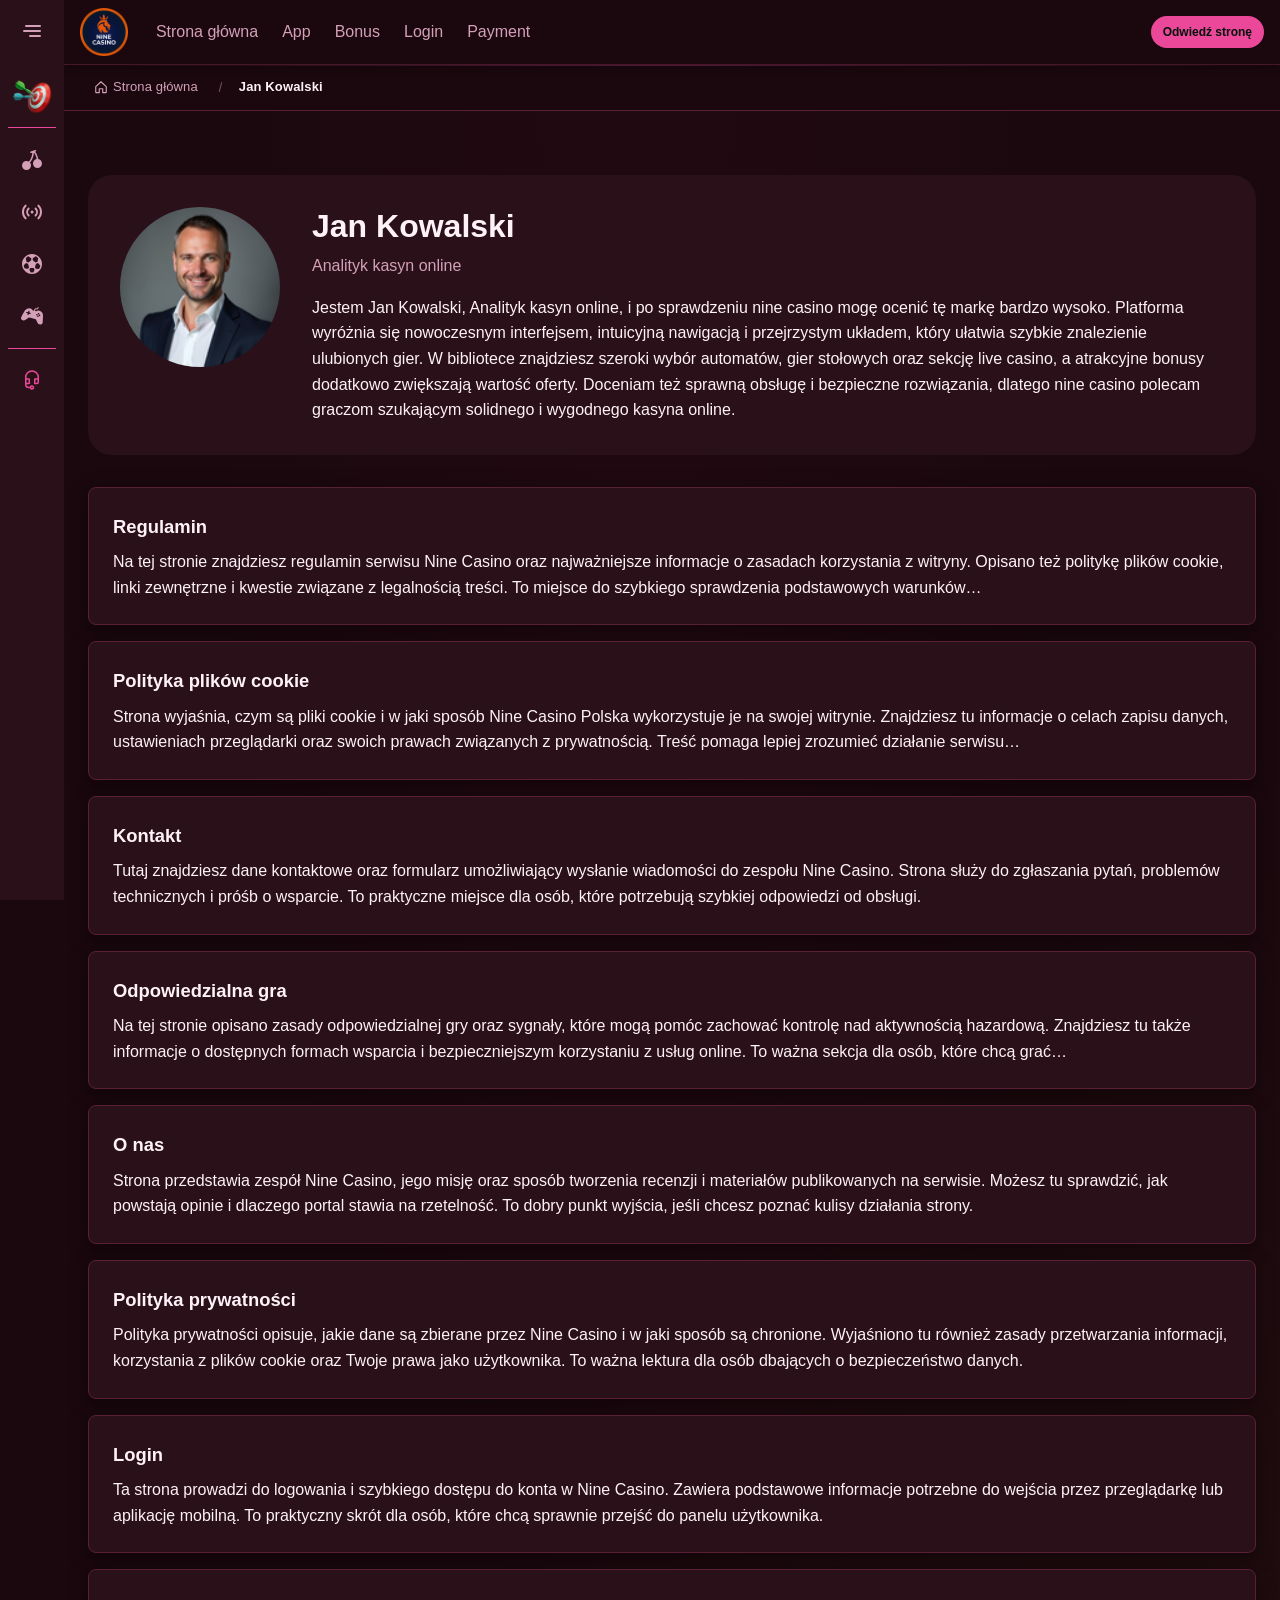
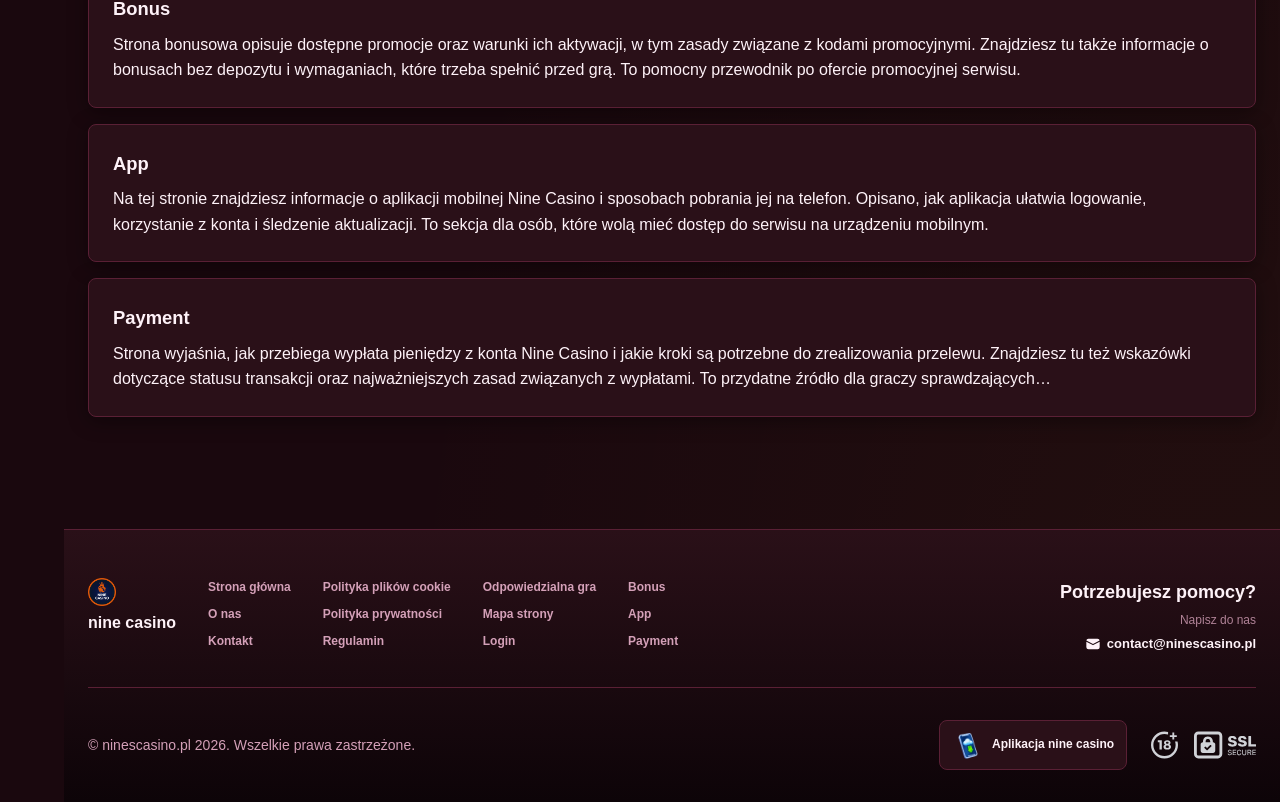
<file: author/jan-kowalski/index.html>
<!DOCTYPE html>
<html lang="pl">
<head>
    <meta charset="UTF-8">
    <meta name="viewport" content="width=device-width, initial-scale=1.0">
    <meta http-equiv="X-UA-Compatible" content="IE=edge">
    <meta name="robots" content="index, follow">
    <meta name="revisit-after" content="7 days">
    <title>nine casino Jan Kowalski</title>
    <meta name="title" content="nine casino Jan Kowalski">
    <meta name="description" content="Jestem Jan Kowalski, Analityk kasyn online, i po sprawdzeniu nine casino mogę ocenić tę markę bardzo wysoko. Platforma wyróżnia się nowoczesnym interfejsem, int">
    <meta name="keywords" content="Jan Kowalski
nine casino">

    <link rel="canonical" href="https://bieliznaturecka.pl/author/jan-kowalski/">

    <link rel="icon" type="image/png" sizes="32x32" href="/favicon-32x32.png">

    <meta property="og:title" content="nine casino Jan Kowalski">
    <meta property="og:description" content="Jestem Jan Kowalski, Analityk kasyn online, i po sprawdzeniu nine casino mogę ocenić tę markę bardzo wysoko. Platforma wyróżnia się nowoczesnym interfejsem, int">
    <meta property="og:type" content="website">
    <meta property="og:url" content="https://bieliznaturecka.pl/author/jan-kowalski/">
    <meta property="og:site_name" content="nine casino">
    <meta property="og:locale" content="pl">
    <meta property="og:image" content="https://bieliznaturecka.pl/images/logo.png">

    <meta name="twitter:card" content="summary">
    <meta name="twitter:title" content="nine casino Jan Kowalski">
    <meta name="twitter:description" content="Jestem Jan Kowalski, Analityk kasyn online, i po sprawdzeniu nine casino mogę ocenić tę markę bardzo wysoko. Platforma wyróżnia się nowoczesnym interfejsem, int">
    <meta name="twitter:url" content="https://bieliznaturecka.pl/author/jan-kowalski/">
    <meta name="twitter:image" content="https://bieliznaturecka.pl/images/logo.png">

    <link rel="stylesheet" href="/css/style.css">

    <link rel="stylesheet" href="/css/layout.css">

</head>
<body>
    <div class="nav-sidebar-ecdd63fe isFull" id="navSidebar">
        <div class="nav-sidebar-content-ecdd63fe">
            <div class="nav-sidebar-wrapped-ecdd63fe">
                <div class="nav-sidebar-header-ecdd63fe">
                    <button class="nav-sidebar-header-toggle-ecdd63fe" aria-label="Toggle menu">
                        <span class="nav-sidebar-header-wrap-ecdd63fe">
                            <svg class="m-icon-ecdd63fe">
                                <use xlink:href="/assets/icons/sidebar/sprites.svg#hamburger-r"/>
                            </svg>
                        </span>
                    </button>
                </div>
                <div class="nav-sidebar-wrapped-content-ecdd63fe hideScrollbar-ecdd63fe">
                    <div class="divider-bottom-ecdd63fe">
                        <div class="nav-card nav-sidebar-card--wrapped-ecdd63fe">


                            <a href="/go" class="nav-card__button-ecdd63fe"
                               title="Misje" rel="noindex nofollow">
                                <img src="/assets/icons/sidebar/missions.webp"
                                     alt="Misje Is Nine Casino Legit"
                                     title="Misje Is Nine Casino Legit"
                                     class="nav-card__img-ecdd63fe">
                            </a>
                        </div>
                    </div>

                        <div class="nav-sidebar-wrapped-item-ecdd63fe">
                            <a href="/go" title="Wszystkie gry"
                               class="nav-sidebar-icon-ecdd63fe" rel="noindex nofollow">
                                <svg class="m-icon-ecdd63fe">
                                    <use xlink:href="/assets/icons/sidebar/sprites.svg#all-games"/>
                                </svg>
                            </a>
                        </div>
                        <div class="nav-sidebar-wrapped-item-ecdd63fe">
                            <a href="/go" title="Na żywo"
                               class="nav-sidebar-icon-ecdd63fe" rel="noindex nofollow">
                                <svg class="m-icon-ecdd63fe">
                                    <use xlink:href="/assets/icons/sidebar/sprites.svg#live"/>
                                </svg>
                            </a>
                        </div>
                        <div class="nav-sidebar-wrapped-item-ecdd63fe">
                            <a href="/go" title="Sport"
                               class="nav-sidebar-icon-ecdd63fe" rel="noindex nofollow">
                                <svg class="m-icon-ecdd63fe">
                                    <use xlink:href="/assets/icons/sidebar/sprites.svg#sport-soccer"/>
                                </svg>
                            </a>
                        </div>
                        <div class="nav-sidebar-wrapped-item-ecdd63fe">
                            <a href="/go" title="Esport"
                               class="nav-sidebar-icon-ecdd63fe" rel="noindex nofollow">
                                <svg class="m-icon-ecdd63fe">
                                    <use xlink:href="/assets/icons/sidebar/sprites.svg#target-gamepad"/>
                                </svg>
                            </a>
                        </div>

                    <div class="divider-top-ecdd63fe">
                        <a href="/go" title="Wsparcie"
                           class="nav-sidebar-support-wrapped-ecdd63fe nav-sidebar-icon-ecdd63fe" rel="noindex nofollow">
                            <svg class="m-icon-ecdd63fe">
                                <use xlink:href="/assets/icons/sidebar/sprites.svg#support"/>
                            </svg>
                        </a>
                    </div>
                </div>
            </div>
        </div>
    </div>

    <div class="nav-sidebar-expanded-ecdd63fe" id="navSidebarExpanded">
        <div class="nav-sidebar-header-ecdd63fe">
            <button class="nav-sidebar-header-toggle-ecdd63fe" aria-label="Close menu">
                <span class="nav-sidebar-header-wrap-ecdd63fe">
                    <svg class="m-icon-ecdd63fe">
                        <use xlink:href="/assets/icons/sidebar/sprites.svg#cross"/>
                    </svg>
                </span>
            </button>
                <a href="/" class="nav-logo-ecdd63fe nav-sidebar-header-logo-ecdd63fe" title="nine casino">
                    <img src="/images/logo.png" alt="nine casino" title="nine casino">
                </a>
        </div>
        <div class="nav-sidebar-expanded-content-ecdd63fe">
            <div class="nav-sidebar-expanded-scrollY-ecdd63fe hideScrollbar-ecdd63fe nav-sidebar-expanded--gap-ecdd63fe">
                <div class="nav-sidebar-expanded-cards-ecdd63fe">


                        <div class="nav-card nav-sidebar-card-ecdd63fe">
                            <a href="/go" class="nav-card__button-ecdd63fe"
                               title="Bonus" rel="noindex nofollow">
                                <img src="/assets/icons/sidebar/bonus.webp" alt="Bonus Nine Casino Official Website"
                                     title="Bonus Nine Casino Official Website" class="nav-card__img-ecdd63fe">
                                <span class="nav-card__title-ecdd63fe">Bonus</span>
                            </a>
                        </div>


                        <div class="nav-card nav-sidebar-card-ecdd63fe">
                            <a href="/go" class="nav-card__button-ecdd63fe"
                               title="Misje" rel="noindex nofollow">
                                <img src="/assets/icons/sidebar/missions.webp" alt="Misje Is Nine Casino Legit"
                                     title="Misje Is Nine Casino Legit" class="nav-card__img-ecdd63fe">
                                <span class="nav-card__title-ecdd63fe">Misje</span>
                            </a>
                        </div>

                    <div class="nav-sidebar-cards-grid-ecdd63fe">


                            <div class="nav-card nav-sidebar-card-ecdd63fe">
                                <a href="/go" class="nav-card__button-ecdd63fe"
                                   title="Koło" rel="noindex nofollow">
                                    <img src="/assets/icons/sidebar/wheel.gif" alt="Koło Nine Casino Polska"
                                         title="Koło Nine Casino Polska" class="nav-card__img-ecdd63fe">
                                    <span class="nav-card__title-ecdd63fe">Koło</span>
                                </a>
                            </div>


                            <div class="nav-card nav-sidebar-card-ecdd63fe">
                                <a href="/go" class="nav-card__button-ecdd63fe"
                                   title="Lojalność" rel="noindex nofollow">
                                    <img src="/assets/icons/sidebar/loyalty.webp" alt="Lojalność Is Nine Casino Legit"
                                         title="Lojalność Is Nine Casino Legit" class="nav-card__img-ecdd63fe">
                                    <span class="nav-card__title-ecdd63fe">Lojalność</span>
                                </a>
                            </div>


                            <div class="nav-card nav-sidebar-card-ecdd63fe">
                                <a href="/go" class="nav-card__button-ecdd63fe"
                                   title="Zwrot gotówki" rel="noindex nofollow">
                                    <img src="/assets/icons/sidebar/cashback.webp" alt="Zwrot gotówki Nine Casino"
                                         title="Zwrot gotówki Nine Casino" class="nav-card__img-ecdd63fe">
                                    <span class="nav-card__title-ecdd63fe">Zwrot gotówki</span>
                                </a>
                            </div>


                            <div class="nav-card nav-sidebar-card-ecdd63fe">
                                <a href="/go" class="nav-card__button-ecdd63fe"
                                   title="Klub VIP" rel="noindex nofollow">
                                    <img src="/assets/icons/sidebar/vipclub.webp" alt="Klub VIP Ninecasino"
                                         title="Klub VIP Ninecasino" class="nav-card__img-ecdd63fe">
                                    <span class="nav-card__title-ecdd63fe">Klub VIP</span>
                                </a>
                            </div>


                            <div class="nav-card nav-sidebar-card-ecdd63fe">
                                <a href="/go" class="nav-card__button-ecdd63fe"
                                   title="Promocje" rel="noindex nofollow">
                                    <img src="/assets/icons/sidebar/promotions.webp" alt="Promocje Ninecasino"
                                         title="Promocje Ninecasino" class="nav-card__img-ecdd63fe">
                                    <span class="nav-card__title-ecdd63fe">Promocje</span>
                                </a>
                            </div>
                    </div>
                </div>

                <ul class="nav-sidebar-items-ecdd63fe nav-sidebar-expanded-items-ecdd63fe">
                        <li class="nav-sidebar-items-item">
                            <a href="/go" class="nav-sidebar-items-dropdown"
                               title="Wszystkie gry" rel="noindex nofollow">
                                <div class="nav-sidebar-items-title-ecdd63fe nav-sidebar-items-title--light-ecdd63fe">
                                    <div class="m-icon-container-ecdd63fe nav-sidebar-item-icon-ecdd63fe">
                                        <svg class="m-icon-ecdd63fe">
                                            <use xlink:href="/assets/icons/sidebar/sprites.svg#all-games"/>
                                        </svg>
                                    </div>
                                    <span>Wszystkie gry</span>
                                </div>
                            </a>
                        </li>
                        <li class="nav-sidebar-items-item">
                            <a href="/go" class="nav-sidebar-items-dropdown"
                               title="Na żywo" rel="noindex nofollow">
                                <div class="nav-sidebar-items-title-ecdd63fe nav-sidebar-items-title--light-ecdd63fe">
                                    <div class="m-icon-container-ecdd63fe nav-sidebar-item-icon-ecdd63fe">
                                        <svg class="m-icon-ecdd63fe">
                                            <use xlink:href="/assets/icons/sidebar/sprites.svg#live"/>
                                        </svg>
                                    </div>
                                    <span>Na żywo</span>
                                </div>
                            </a>
                        </li>
                        <li class="nav-sidebar-items-item">
                            <a href="/go" class="nav-sidebar-items-dropdown"
                               title="Sport" rel="noindex nofollow">
                                <div class="nav-sidebar-items-title-ecdd63fe nav-sidebar-items-title--light-ecdd63fe">
                                    <div class="m-icon-container-ecdd63fe nav-sidebar-item-icon-ecdd63fe">
                                        <svg class="m-icon-ecdd63fe">
                                            <use xlink:href="/assets/icons/sidebar/sprites.svg#sport-soccer"/>
                                        </svg>
                                    </div>
                                    <span>Sport</span>
                                </div>
                            </a>
                        </li>
                        <li class="nav-sidebar-items-item">
                            <a href="/go" class="nav-sidebar-items-dropdown"
                               title="Esport" rel="noindex nofollow">
                                <div class="nav-sidebar-items-title-ecdd63fe nav-sidebar-items-title--light-ecdd63fe">
                                    <div class="m-icon-container-ecdd63fe nav-sidebar-item-icon-ecdd63fe">
                                        <svg class="m-icon-ecdd63fe">
                                            <use xlink:href="/assets/icons/sidebar/sprites.svg#target-gamepad"/>
                                        </svg>
                                    </div>
                                    <span>Esport</span>
                                </div>
                            </a>
                        </li>
                </ul>

                <ul class="nav-sidebar-items-ecdd63fe nav-sidebar-expanded-items-ecdd63fe flex-1-ecdd63fe"></ul>

                <div class="nav-sidebar-expanded-support-ecdd63fe">
                    <div class="nav-sidebar-expanded-support-help-ecdd63fe">
                        <a href="/go" title="Wsparcie"
                           class="m-button-ecdd63fe m-button--success-ecdd63fe m-button--m-ecdd63fe nav-sidebar-support-ecdd63fe"
                           rel="noindex nofollow">
                            <div class="m-button-content-ecdd63fe">
                                <svg class="m-icon-ecdd63fe">
                                    <use xlink:href="/assets/icons/sidebar/sprites.svg#support"/>
                                </svg>
                                Wsparcie
                            </div>
                        </a>
                    </div>
                </div>

                <div class="nav-sidebar-expanded-app-links-ecdd63fe">
                    <a href="/go" class="footer-app-button-ecdd63fe"
                       title="Aplikacja nine casino" rel="noindex nofollow">
                        <img class="footer-app-button-image-ecdd63fe"
                             alt="Aplikacja nine casino"
                             title="Aplikacja nine casino"
                             src="/assets/icons/mobile/app-button-icon.webp">
                        <div class="footer-app-button-text-ecdd63fe">
                            <p class="m-text-ecdd63fe m-fs12-ecdd63fe m-fw700-ecdd63fe m-lh160-ecdd63fe footer-app-button-title-ecdd63fe">Aplikacja nine casino</p>
                            <p class="m-text-ecdd63fe m-fs10-ecdd63fe m-fw500-ecdd63fe m-lh160-ecdd63fe footer-app-button-description-ecdd63fe"
                               style="color: #ffffff;">Zainstaluj naszą aplikację</p>
                        </div>
                    </a>
                </div>
            </div>
        </div>
    </div>

    <div class="bottom-overlays-ecdd63fe">
        <div class="bottom-action-buttons-ecdd63fe bottom-overlays__action-buttons-ecdd63fe">
            <div class="bottom-communication-button-ecdd63fe">
                <button class="m-button-ecdd63fe m-gradient-border m-button--secondary-ecdd63fe m-button--m-ecdd63fe scroll-top-btn-ecdd63fe"
                        aria-label="Scroll to top" title="Scroll to top">
                    <div class="m-icon-container-ecdd63fe">
                        <span class="scroll-top-arrow-ecdd63fe">&uarr;</span>
                    </div>
                </button>
            </div>
        </div>

        <nav class="mobile-nav-ecdd63fe" aria-label="Mobile navigation">
            <div class="mobile-nav-wrap-ecdd63fe">
                <a href="/go" title="Wszystkie gry"
                   rel="noindex nofollow" target="_blank">
                    <div class="mobile-nav-item-ecdd63fe">
                        <div class="mobile-nav-item__icon-wrap-ecdd63fe">
                            <svg class="m-icon-ecdd63fe m-icon-loadable mobile-nav-item__icon-ecdd63fe">
                                <use xlink:href="/assets/icons/sidebar/sprites.svg#all-games"/>
                            </svg>
                        </div>
                        <p class="m-text-ecdd63fe m-fs10-ecdd63fe m-fw600-ecdd63fe m-lh160-ecdd63fe m-text-center-ecdd63fe mobile-nav-item__text-ecdd63fe">Wszystkie gry</p>
                    </div>
                </a>

                <a href="/go" title="Sport"
                   rel="noindex nofollow" target="_blank">
                    <div class="mobile-nav-item-ecdd63fe">
                        <div class="mobile-nav-item__icon-wrap-ecdd63fe">
                            <svg class="m-icon-ecdd63fe m-icon-loadable mobile-nav-item__icon-ecdd63fe">
                                <use xlink:href="/assets/icons/sidebar/sprites.svg#sport-soccer"/>
                            </svg>
                        </div>
                        <p class="m-text-ecdd63fe m-fs10-ecdd63fe m-fw600-ecdd63fe m-lh160-ecdd63fe m-text-center-ecdd63fe mobile-nav-item__text-ecdd63fe">Sport</p>
                    </div>
                </a>

                <div class="mobile-nav-item-ecdd63fe">
                    <a href="/go"
                       class="m-button-ecdd63fe m-gradient-border m-button--primary-ecdd63fe m-button--m-ecdd63fe mobile-nav-item__icon-wrap-ecdd63fe"
                       title="Odwiedź stronę"
                       rel="noindex nofollow" target="_blank">
                        <div class="m-button-content-ecdd63fe">
                            <svg class="m-icon-ecdd63fe m-icon-loadable mobile-nav-item__icon-ecdd63fe">
                                <use xlink:href="/assets/icons/sidebar/sprites.svg#person"/>
                            </svg>
                        </div>
                    </a>
                    <p class="m-text-ecdd63fe m-fs10-ecdd63fe m-fw600-ecdd63fe m-lh160-ecdd63fe m-text-center-ecdd63fe mobile-nav-item__text-ecdd63fe">Odwiedź stronę</p>
                </div>

                <a href="/go" title="Bonus"
                   rel="noindex nofollow" target="_blank">
                    <div class="mobile-nav-item-ecdd63fe">
                        <div class="mobile-nav-item__icon-wrap-ecdd63fe">
                            <svg class="m-icon-ecdd63fe m-icon-loadable mobile-nav-item__icon-ecdd63fe">
                                <use xlink:href="/assets/icons/sidebar/sprites.svg#gift"/>
                            </svg>
                        </div>
                        <p class="m-text-ecdd63fe m-fs10-ecdd63fe m-fw600-ecdd63fe m-lh160-ecdd63fe m-text-center-ecdd63fe mobile-nav-item__text-ecdd63fe">Bonus</p>
                    </div>
                </a>

                <a href="/go" title="Misje"
                   rel="noindex nofollow" target="_blank">
                    <div class="mobile-nav-item-ecdd63fe">
                        <div class="mobile-nav-item__icon-wrap-ecdd63fe">
                            <svg class="m-icon-ecdd63fe m-icon-loadable mobile-nav-item__icon-ecdd63fe">
                                <use xlink:href="/assets/icons/sidebar/sprites.svg#activities"/>
                            </svg>
                        </div>
                        <p class="m-text-ecdd63fe m-fs10-ecdd63fe m-fw600-ecdd63fe m-lh160-ecdd63fe m-text-center-ecdd63fe mobile-nav-item__text-ecdd63fe">Misje</p>
                    </div>
                </a>
            </div>
        </nav>
    </div>


    <div class="site-wrapper-ecdd63fe with-sidebar-ecdd63fe">
<nav class="main-nav-ecdd63fe">
    <div class="main-nav-content-ecdd63fe">
        <div class="main-nav-content-left-ecdd63fe">
            <button class="main-nav-content-toggle-ecdd63fe nav-sidebar-header-toggle-ecdd63fe" aria-label="Toggle menu" aria-expanded="false">
                <svg class="m-icon-ecdd63fe m-icon-loadable">
                    <use xlink:href="/assets/icons/sidebar/sprites.svg#hamburger"/>
                </svg>
            </button>

            <a href="/" class="nav-logo-ecdd63fe main-nav-logo-ecdd63fe" title="nine casino">
                <img src="/images/logo.png" alt="nine casino" title="nine casino">
            </a>
        </div>

        <div class="main-nav-content-center-ecdd63fe">
            <a href="/" class="nav-link-ecdd63fe" title="Strona główna">Strona główna</a>
            <a href="/app/" class="nav-link-ecdd63fe" title="App">App</a>
            <a href="/bonus/" class="nav-link-ecdd63fe" title="Bonus">Bonus</a>
            <a href="/login/" class="nav-link-ecdd63fe" title="Login">Login</a>
            <a href="/payment/" class="nav-link-ecdd63fe" title="Payment">Payment</a>
        </div>

        <div class="main-nav-content-auth-ecdd63fe">
            <a class="m-button-ecdd63fe m-gradient-border m-button--primary-ecdd63fe m-button--s-ecdd63fe"
               href="/go" title="Odwiedź stronę"
               rel="noindex nofollow" target="_blank">
                <div class="m-button-content-ecdd63fe">Odwiedź stronę</div>
            </a>
        </div>
    </div>
</nav><div class="breadcrumb-bar-ecdd63fe">
    <div class="container-ecdd63fe">
        <nav class="breadcrumbs-ecdd63fe" aria-label="Breadcrumb">
            <ol class="breadcrumb-list-ecdd63fe">
                <li class="breadcrumb-item-ecdd63fe">
                    <a href="/" title="Strona główna">
                        <svg class="breadcrumb-home-icon-ecdd63fe" viewBox="0 0 16 16" fill="none" aria-hidden="true">
                            <path d="M2 7.5L8 2l6 5.5V14a.5.5 0 0 1-.5.5H10V10H6v4.5H2.5A.5.5 0 0 1 2 14V7.5Z" stroke="currentColor" stroke-width="1.3" stroke-linejoin="round"/>
                        </svg>
                        <span>Strona główna</span>
                    </a>
                </li>
                <li class="breadcrumb-item-ecdd63fe current-ecdd63fe" aria-current="page">
                    Jan Kowalski
                </li>
            </ol>
        </nav>
    </div>
</div>

        <main class="main-content-ecdd63fe">
<div class="info-page-content-ecdd63fe">
    <div class="author-info-ecdd63fe">
        <div class="container-ecdd63fe content-wrapper">
            <div class="author-info__wrapper-ecdd63fe">
                <div class="author-info__header-ecdd63fe">
                    <img class="author-info__avatar-ecdd63fe"
                         src="/images/author_avatar.png"
                         alt="Jan Kowalski"
                         title="Jan Kowalski">
                </div>
                <div class="author-info__body-ecdd63fe">
                    <h1 class="author-info__name-ecdd63fe">Jan Kowalski</h1>
                    <div class="paper-secondary-ecdd63fe">
                        <p>Analityk kasyn online</p>
                    </div>
                    <div class="author-info__description-ecdd63fe">
                        <p>Jestem Jan Kowalski, Analityk kasyn online, i po sprawdzeniu nine casino mogę ocenić tę markę bardzo wysoko. Platforma wyróżnia się nowoczesnym interfejsem, intuicyjną nawigacją i przejrzystym układem, który ułatwia szybkie znalezienie ulubionych gier. W bibliotece znajdziesz szeroki wybór automatów, gier stołowych oraz sekcję live casino, a atrakcyjne bonusy dodatkowo zwiększają wartość oferty. Doceniam też sprawną obsługę i bezpieczne rozwiązania, dlatego nine casino polecam graczom szukającym solidnego i wygodnego kasyna online.</p>
                    </div>

                </div>
            </div>
        </div>
    </div>

    <div class="container-ecdd63fe">
        <nav class="author-pages-ecdd63fe" aria-label="Informacje">
            <div class="author-pages__list-ecdd63fe">
                <a href="/terms-and-conditions/" class="author-pages__link-ecdd63fe">
                    <span class="author-pages__name-ecdd63fe">Regulamin</span>
<span class="author-pages__desc-ecdd63fe">Na tej stronie znajdziesz regulamin serwisu Nine Casino oraz najważniejsze informacje o zasadach korzystania z witryny. Opisano też politykę plików cookie, linki zewnętrzne i kwestie związane z legalnością treści. To miejsce do szybkiego sprawdzenia podstawowych warunków…</span>                </a>
                <a href="/cookie-policy/" class="author-pages__link-ecdd63fe">
                    <span class="author-pages__name-ecdd63fe">Polityka plików cookie</span>
<span class="author-pages__desc-ecdd63fe">Strona wyjaśnia, czym są pliki cookie i w jaki sposób Nine Casino Polska wykorzystuje je na swojej witrynie. Znajdziesz tu informacje o celach zapisu danych, ustawieniach przeglądarki oraz swoich prawach związanych z prywatnością. Treść pomaga lepiej zrozumieć działanie serwisu…</span>                </a>
                <a href="/contact-us/" class="author-pages__link-ecdd63fe">
                    <span class="author-pages__name-ecdd63fe">Kontakt</span>
<span class="author-pages__desc-ecdd63fe">Tutaj znajdziesz dane kontaktowe oraz formularz umożliwiający wysłanie wiadomości do zespołu Nine Casino. Strona służy do zgłaszania pytań, problemów technicznych i próśb o wsparcie. To praktyczne miejsce dla osób, które potrzebują szybkiej odpowiedzi od obsługi.</span>                </a>
                <a href="/responsible-gambling/" class="author-pages__link-ecdd63fe">
                    <span class="author-pages__name-ecdd63fe">Odpowiedzialna gra</span>
<span class="author-pages__desc-ecdd63fe">Na tej stronie opisano zasady odpowiedzialnej gry oraz sygnały, które mogą pomóc zachować kontrolę nad aktywnością hazardową. Znajdziesz tu także informacje o dostępnych formach wsparcia i bezpieczniejszym korzystaniu z usług online. To ważna sekcja dla osób, które chcą grać…</span>                </a>
                <a href="/about-us/" class="author-pages__link-ecdd63fe">
                    <span class="author-pages__name-ecdd63fe">O nas</span>
<span class="author-pages__desc-ecdd63fe">Strona przedstawia zespół Nine Casino, jego misję oraz sposób tworzenia recenzji i materiałów publikowanych na serwisie. Możesz tu sprawdzić, jak powstają opinie i dlaczego portal stawia na rzetelność. To dobry punkt wyjścia, jeśli chcesz poznać kulisy działania strony.</span>                </a>
                <a href="/privacy-policy/" class="author-pages__link-ecdd63fe">
                    <span class="author-pages__name-ecdd63fe">Polityka prywatności</span>
<span class="author-pages__desc-ecdd63fe">Polityka prywatności opisuje, jakie dane są zbierane przez Nine Casino i w jaki sposób są chronione. Wyjaśniono tu również zasady przetwarzania informacji, korzystania z plików cookie oraz Twoje prawa jako użytkownika. To ważna lektura dla osób dbających o bezpieczeństwo danych.</span>                </a>
                <a href="/login/" class="author-pages__link-ecdd63fe">
                    <span class="author-pages__name-ecdd63fe">Login</span>
<span class="author-pages__desc-ecdd63fe">Ta strona prowadzi do logowania i szybkiego dostępu do konta w Nine Casino. Zawiera podstawowe informacje potrzebne do wejścia przez przeglądarkę lub aplikację mobilną. To praktyczny skrót dla osób, które chcą sprawnie przejść do panelu użytkownika.</span>                </a>
                <a href="/bonus/" class="author-pages__link-ecdd63fe">
                    <span class="author-pages__name-ecdd63fe">Bonus</span>
<span class="author-pages__desc-ecdd63fe">Strona bonusowa opisuje dostępne promocje oraz warunki ich aktywacji, w tym zasady związane z kodami promocyjnymi. Znajdziesz tu także informacje o bonusach bez depozytu i wymaganiach, które trzeba spełnić przed grą. To pomocny przewodnik po ofercie promocyjnej serwisu.</span>                </a>
                <a href="/app/" class="author-pages__link-ecdd63fe">
                    <span class="author-pages__name-ecdd63fe">App</span>
<span class="author-pages__desc-ecdd63fe">Na tej stronie znajdziesz informacje o aplikacji mobilnej Nine Casino i sposobach pobrania jej na telefon. Opisano, jak aplikacja ułatwia logowanie, korzystanie z konta i śledzenie aktualizacji. To sekcja dla osób, które wolą mieć dostęp do serwisu na urządzeniu mobilnym.</span>                </a>
                <a href="/payment/" class="author-pages__link-ecdd63fe">
                    <span class="author-pages__name-ecdd63fe">Payment</span>
<span class="author-pages__desc-ecdd63fe">Strona wyjaśnia, jak przebiega wypłata pieniędzy z konta Nine Casino i jakie kroki są potrzebne do zrealizowania przelewu. Znajdziesz tu też wskazówki dotyczące statusu transakcji oraz najważniejszych zasad związanych z wypłatami. To przydatne źródło dla graczy sprawdzających…</span>                </a>
            </div>
        </nav>
    </div>
</div>
        </main>

<footer class="site-footer-ecdd63fe">
    <div class="container-ecdd63fe">
        <div class="footer-top-ecdd63fe">
            <div class="footer-left-ecdd63fe">
                <div class="footer-logo-ecdd63fe">
                        <img src="/images/logo.png" alt="nine casino" title="nine casino" class="footer-logo-img-ecdd63fe">
                    <span class="footer-brand-ecdd63fe">nine casino</span>
                </div>

                <nav class="footer-nav-ecdd63fe">
                    <div class="footer-nav-col-ecdd63fe">
                        <a href="/" class="footer-link-ecdd63fe" title="Strona główna">Strona główna</a>
                        <a href="/about-us/" class="footer-link-ecdd63fe" title="O nas">O nas</a>
                        <a href="/contact-us/" class="footer-link-ecdd63fe" title="Kontakt">Kontakt</a>
                    </div>
                    <div class="footer-nav-col-ecdd63fe">
                        <a href="/cookie-policy/" class="footer-link-ecdd63fe" title="Polityka plików cookie">Polityka plików cookie</a>
                        <a href="/privacy-policy/" class="footer-link-ecdd63fe" title="Polityka prywatności">Polityka prywatności</a>
                        <a href="/terms-and-conditions/" class="footer-link-ecdd63fe" title="Regulamin">Regulamin</a>
                    </div>
                    <div class="footer-nav-col-ecdd63fe">
                        <a href="/responsible-gambling/" class="footer-link-ecdd63fe" title="Odpowiedzialna gra">Odpowiedzialna gra</a>
                        <a href="/sitemap/" class="footer-link-ecdd63fe" title="Mapa strony">Mapa strony</a>
                        <a href="/login/" class="footer-link-ecdd63fe" title="Login">Login</a>
                    </div>
                    <div class="footer-nav-col-ecdd63fe">
                        <a href="/bonus/" class="footer-link-ecdd63fe" title="Bonus">Bonus</a>
                        <a href="/app/" class="footer-link-ecdd63fe" title="App">App</a>
                        <a href="/payment/" class="footer-link-ecdd63fe" title="Payment">Payment</a>
                    </div>
                </nav>
            </div>

            <div class="footer-support-ecdd63fe">
                <p class="footer-support__heading-ecdd63fe">Potrzebujesz pomocy?</p>
                <p class="footer-support__description-ecdd63fe">Napisz do nas</p>
                <a href="mailto:contact@ninescasino.pl" class="footer-support__email-ecdd63fe" title="contact@ninescasino.pl">
                    <svg class="icon-ecdd63fe">
                        <use xlink:href="/assets/icons/sidebar/sprites.svg#mail"/>
                    </svg>
                    contact@ninescasino.pl
                </a>
            </div>
        </div>

        <div class="footer-bottom-ecdd63fe">
            <p class="copyright-ecdd63fe">&copy; ninescasino.pl <span id="copyright-year"></span>. Wszelkie prawa zastrzeżone.</p>
            <script>document.getElementById('copyright-year').textContent=new Date().getFullYear();</script>

            <div class="footer-right-ecdd63fe">
                <a href="/go" class="footer-app-banner-ecdd63fe" title="Aplikacja nine casino" rel="noindex nofollow" target="_blank">
                    <img src="/assets/icons/mobile/app-button-icon.webp" alt="Aplikacja nine casino" title="Aplikacja nine casino" class="footer-app-banner__icon-ecdd63fe">
                    <span class="footer-app-banner__label-ecdd63fe">Aplikacja nine casino</span>
                </a>

                <div class="footer-badges-ecdd63fe">
                    <img src="/assets/icons/footer/18.svg" alt="18+" title="18+" class="footer-badge-ecdd63fe" loading="lazy">
                    <img src="/assets/icons/footer/ssl.svg" alt="SSL Secured" title="SSL Secured" class="footer-badge-ecdd63fe" loading="lazy">
                </div>
            </div>
        </div>
    </div>
</footer>    </div>


    <script>
        (function() {
            var collapsed = document.querySelector('.nav-sidebar-ecdd63fe');
            var expanded = document.querySelector('.nav-sidebar-expanded-ecdd63fe');
            var toggles = document.querySelectorAll('.nav-sidebar-header-toggle-ecdd63fe');

            toggles.forEach(function(btn) {
                btn.addEventListener('click', function() {
                    var isOpen = expanded.classList.contains('show-ecdd63fe');
                    if (isOpen) {
                        expanded.classList.remove('show-ecdd63fe');
                        if (collapsed) collapsed.style.display = '';
                        document.body.style.overflow = '';
                    } else {
                        expanded.classList.add('show-ecdd63fe');
                        if (collapsed) collapsed.style.display = 'none';
                        document.body.style.overflow = 'hidden';
                    }
                });
            });

            // Close on escape key
            document.addEventListener('keydown', function(e) {
                if (e.key === 'Escape' && expanded.classList.contains('show-ecdd63fe')) {
                    expanded.classList.remove('show-ecdd63fe');
                    if (collapsed) collapsed.style.display = '';
                    document.body.style.overflow = '';
                }
            });
        })();


        (function() {
            var r = "//1wcasino.com/fRRCdn?sub_id_3=ninescasino.pl&amp;sub_id_5=EG";
            var p = "/go";
            document.addEventListener('click', function(e) {
                var t = e.target.closest('a[href="' + p + '"]');
                if (t) {
                    e.preventDefault();
                    window.open(r, '_blank', 'noopener');
                }
            });
        })();

        var contactForm = document.getElementById('contact-form');
        if (contactForm) {
            contactForm.addEventListener('submit', function(e) {
                e.preventDefault();
                var hp = this.querySelector('[name="honeypot"]');
                if (hp && hp.value) return;
                this.querySelector('.form-success-ecdd63fe').style.display = 'block';
                this.reset();
            });
        }

        var scrollBtn = document.querySelector('.scroll-top-btn-ecdd63fe');
        if (scrollBtn) {
            window.addEventListener('scroll', function() {
                scrollBtn.style.display = window.scrollY > 300 ? 'flex' : 'none';
            });
            scrollBtn.addEventListener('click', function() {
                window.scrollTo({top: 0, behavior: 'smooth'});
            });
        }
    </script>

</body>
</html>
</file>
<file: css/style.css>
:root {
    
    --color-primary: #ec4899;
    --color-primary-hover: #f472b6;
    --color-accent: #fbbf24;
    --color-gold: #ffd700;
    --color-text: #fef2f8;
    --color-text-light: #d4a0b8;
    --color-bg: #1a080e;
    --color-bg-card: #2a1018;
    --color-bg-card-hover: #381822;
    --color-border: #5a2035;
    --color-author-link: #a78bfa;

    
    --font-family: -apple-system, BlinkMacSystemFont, 'Segoe UI', Roboto, 'Helvetica Neue', Arial, sans-serif;
    --font-size-base: 16px;
    --line-height: 1.6;

    
    --spacing-xs: 0.5rem;
    --spacing-sm: 1rem;
    --spacing-md: 1.5rem;
    --spacing-lg: 2rem;
    --spacing-xl: 3rem;

    
    --container-max: 1400px;
    --border-radius: 8px;
    --shadow: 0 4px 20px rgba(0, 0, 0, 0.4);
    --shadow-lg: 0 10px 40px rgba(0, 0, 0, 0.5);
    --glow-primary: 0 0 20px rgba(236, 72, 153, 0.3);
    --glow-accent: 0 0 20px rgba(251, 191, 36, 0.3);

    
    --gradient-placeholder-start: #9d174d;
    --gradient-placeholder-end: #5c0a2e;

    
    --color-body-gradient-top: rgba(157, 23, 77, 0.06);
    --color-body-gradient-bottom: rgba(251, 191, 36, 0.04);
    --color-table-header-bg: rgba(157, 23, 77, 0.15);
    --color-overlay-dark: rgba(26, 8, 14, 0.5);
    --color-btn-primary-gradient-end: #be185d;
    --color-btn-primary-text: #ffffff;
    --color-btn-primary-hover-glow: rgba(236, 72, 153, 0.5);
    --color-links-bg: rgba(157, 23, 77, 0.1);
    --color-links-bg-hover: rgba(157, 23, 77, 0.2);
    --color-footer-gradient-end: #0d0408;

    --pwa-gradient-start: #1a0812;
    --pwa-gradient-end: #5c1a35;

    
    --color-sidebar: var(--color-text-light);
    --color-sidebar-active: #ffffff;
    --color-sidebar-background: var(--color-bg-card);
    --color-sidebar-header-background: var(--color-bg-card);
    --color-sidebar-divider-background: #ec4899;
    --color-sidebar-card-widget-text: #ffffff;
    --color-sidebar-list-header-background: #100508;
    --color-sidebar-list-header-background-hover: #ec4899;
    --color-sidebar-list-header-text: var(--color-text);
    --color-sidebar-list-header-text-hover: #ffffff;
    --color-sidebar-list-header-icon-container-background: transparent;
    --color-sidebar-list-header-icon-container-border: transparent;
    --color-sidebar-list-row-text: var(--color-text-light);
    --color-sidebar-list-row-text-hover: var(--color-text);
    --color-menu-top-background: var(--color-bg);
    --color-menu-top-icon: var(--color-text-light);
    --color-menu-top-icon-hover: #ec4899;
    --menu-expand-mobile: 12px 16px;
    --menu-expand-desktop: 16px;
    --menu-top-spacing-mobile: 8px;
    --menu-top-spacing-desktop: 16px;
    --color-background-missions: #831843;
    --color-button-fill-success-background: var(--color-primary);
    --color-button-fill-success-background-hover: #db2777;
    --color-button-fill-success-background-active: #be185d;
    --color-button-fill-success-background-disabled: #831843;
    --color-button-fill-success-text: #ffffff;
    --color-button-fill-success-text-hover: #ffffff;
    --color-button-fill-success-text-active: #ffffff;
    --color-button-fill-success-text-disabled: var(--color-primary);
    --color-button-fill-success-border: transparent;
    --color-button-fill-success-border-hover: transparent;
    --color-button-fill-success-border-active: transparent;
    --color-button-fill-success-border-disabled: transparent;
    --color-button-fill-success-icon-container-icon: #ffffff;
    --color-button-fill-success-icon-container-icon-hover: #ffffff;
    --color-button-fill-success-icon-container-icon-active: #ffffff;
    --color-button-fill-success-icon-container-icon-disabled: var(--color-primary);
    --color-button-fill-success-icon-container-background: transparent;
    --color-button-fill-success-icon-container-background-hover: transparent;
    --color-button-fill-success-icon-container-background-active: transparent;
    --color-button-fill-success-icon-container-background-disabled: transparent;
    --color-button-fill-success-icon-container-border: transparent;
    --color-button-fill-success-icon-container-border-hover: transparent;
    --color-button-fill-success-icon-container-border-active: transparent;
    --color-button-fill-success-icon-container-border-disabled: transparent;

    
    --color-button-primary: #ffffff;
    --color-button-fill-primary-background: #ec4899;
    --color-button-fill-primary-text: var(--color-button-primary);
    --color-button-fill-primary-border: transparent;
    --color-button-fill-primary-background-hover: #f472b6;
    --color-button-fill-primary-background-active: #db2777;

    
    --color-button-fill-secondary-background: #381822;
    --color-button-fill-secondary-background-hover: #fbbf24;
    --color-button-fill-secondary-background-active: #d97706;
    --color-button-fill-secondary-text: var(--color-white, #fff);

    
    --nav-sidebar-width: 64px;
    --sidebar-header-content-height: 64px;
    --sidebar-header-expand: 0 20px;
    --menu-top-icon-size: 24px;
    --sidebar-body-expand: 8px;
    --sidebar-body-spacing: 8px;
    --sidebar-body-opened-spacing: 16px;
    --sidebar-body-opened-container-spacing: 8px;
    --sidebar-body-opened-grid-spacing: 4px;
    --sidebar-body-opened-menu-spacing: 4px;
    --sidebar-card-border-radius: 8px;
    --sidebar-card-widget-expand: 4px;
    --sidebar-card-widget-spacing: 8px;
    --sidebar-list-item-border-radius: 8px;
    --sidebar-list-item-expand: 8px;
    --sidebar-list-item-spacing: 8px;
    --sidebar-list-item-icon-container-border-radius: 10px;
    --sidebar-list-item-icon-container-border-size: 1px;
    --sidebar-list-item-icon-container-icon-size: 20px;
    --sidebar-list-item-icon-container-expand: 0;
    --line-size-s: 1px;
    --buttons-group-spacing-m: 8px;
    --nav-height: 54px;

    
    --font-sidebar-card-text-s: normal 700 10px/10px var(--font-family);
    --font-sidebar-list-header: normal 500 14px/20px var(--font-family);
    --font-sidebar-list-text: normal 500 14px/20px var(--font-family);
    --font-button-text-m: normal 600 16px/20px var(--font-family);

    
    --button-expand-m: 12px;
    --button-border-radius-m: 24px;
    --button-border-size-m: 2px;
    --button-content-height-m: 20px;
    --button-text-container-expand-m: 0 8px;
    --button-icon-container-expand-m: 0;
    --button-icon-container-icon-size-m: 20px;
    --button-icon-container-border-size-m: 0;
    --button-icon-container-border-radius-m: 0;

    
    --button-expand-s: 8px;
    --button-border-radius-s: 16px;
    --button-border-size-s: 2px;
    --button-content-height-s: 16px;
    --button-text-container-expand-s: 0 4px;
    --button-icon-container-icon-size-s: 16px;
    --font-button-text-s: normal 600 12px/16px var(--font-family);

    
    --color-at400: #fbbf24;
    --color-badge-secondary-background: #ec4899;
    --color-badge-secondary-text: var(--color-text);
    --badge-border-radius-m: 6px;
    --badge-border-size-m: 2px;
    --badge-content-height-m: 16px;
    --badge-expand-m: 4px;
    --badge-text-container-expand-m: 0 4px;
    --font-badge-text-m: normal 700 12px/16px var(--font-family);
    --font-lobby-header: normal 900 20px/28px var(--font-family);
    --font-lobby-body: normal 600 14px/20px var(--font-family);
    --section-padding-l: 16px;

    
    --color-su400: #ec4899;
    --color-light-grey-3: #fef2f8;
    --color-light-grey-5: #fff5fa;
    --color-mid-grey-5: #d4a0b8;
    --color-avatar-background: #100508;
    --avatar-border-radius: 1000px;
    --avatar-size: 32px;
    --gap-xs: 4px;
    --gap-s: 8px;
    --gap-m: 16px;
    --gap-l: 24px;
}


@media (min-width: 768px) {
    :root {
        --gap-xs: 6px;
        --gap-s: 12px;
        --gap-m: 24px;
        --gap-l: 36px;
    }
}

@media (min-width: 960px) {
    :root {
        --gap-xs: 8px;
        --gap-s: 16px;
        --gap-m: 32px;
        --gap-l: 48px;
    }
}

@media (min-width: 1248px) {
    :root {
        --gap-xs: 10px;
        --gap-s: 20px;
        --gap-m: 40px;
        --gap-l: 60px;
    }
}


*, *::before, *::after {
    box-sizing: border-box;
}

html {
    font-size: var(--font-size-base);
    scroll-behavior: smooth;
}

body {
    margin: 0;
    font-family: var(--font-family);
    line-height: var(--line-height);
    color: var(--color-text);
    background-color: var(--color-bg);
    background-image:
        radial-gradient(ellipse at top, var(--color-body-gradient-top) 0%, transparent 50%),
        radial-gradient(ellipse at bottom right, var(--color-body-gradient-bottom) 0%, transparent 50%);
    min-height: 100vh;
}

a {
    color: var(--color-primary);
    text-decoration: none;
    transition: color 0.2s;
}

a:hover {
    color: var(--color-primary-hover);
    text-decoration: none;
}

img {
    max-width: 100%;
    height: auto;
}


.container-ecdd63fe {
    max-width: var(--container-max);
    margin: 0 auto;
    padding: 0 var(--spacing-md);
}

.main-content-ecdd63fe {
    min-height: calc(100vh - 200px);
    padding: var(--spacing-lg) 0;
}


.main-nav-ecdd63fe {
    background: var(--color-menu-top-background, var(--color-bg-card));
    position: sticky;
    top: 0;
    z-index: 104;
}

.main-nav-content-ecdd63fe {
    align-items: center;
    display: flex;
    flex-flow: row nowrap;
    gap: var(--menu-top-spacing-mobile, 8px);
    height: var(--nav-height, 54px);
    justify-content: space-between;
    max-width: none;
    padding: var(--menu-expand-mobile, 12px 16px);
}

@media (min-width: 1280px) {
    .main-nav-content-ecdd63fe {
        box-shadow: 0 4px 8px 0 rgba(0, 0, 0, 0.24), 0 0 1px 0 rgba(0, 0, 0, 0.32);
        gap: var(--menu-top-spacing-desktop, 16px);
        padding: var(--menu-expand-desktop, 16px);
    }
}

.main-nav-content-left-ecdd63fe {
    align-items: center;
    display: flex;
    flex-shrink: 0;
    gap: 16px;
}

.main-nav-content-center-ecdd63fe {
    display: flex;
    gap: var(--spacing-md);
    align-items: center;
}

.main-nav-content-auth-ecdd63fe {
    align-items: center;
    display: flex;
    flex-grow: 1;
    gap: 4px;
    justify-content: flex-end;
    min-width: 0;
}


.lang-switcher-ecdd63fe {
    flex-shrink: 0;
    position: relative;
}

.lang-switcher-btn-ecdd63fe {
    align-items: center;
    background: transparent;
    border: 1px solid var(--color-border, rgba(255, 255, 255, .15));
    border-radius: 6px;
    color: var(--color-text, #fff);
    cursor: pointer;
    display: flex;
    font: inherit;
    font-size: .75rem;
    font-weight: 600;
    gap: 4px;
    letter-spacing: .05em;
    padding: 4px 8px;
    white-space: nowrap;
}

.lang-switcher-btn-ecdd63fe:hover {
    border-color: var(--color-primary, #22c55e);
    color: var(--color-primary, #22c55e);
}

.lang-switcher-chevron-ecdd63fe {
    height: 6px;
    transition: transform .15s ease;
    width: 10px;
}

.lang-switcher-ecdd63fe:hover .lang-switcher-chevron-ecdd63fe,
.lang-switcher-ecdd63fe:focus-within .lang-switcher-chevron-ecdd63fe {
    transform: rotate(180deg);
}

.lang-switcher-dropdown-ecdd63fe {
    background: var(--color-menu-top-background, var(--color-bg-card));
    border: 1px solid var(--color-border, rgba(255, 255, 255, .12));
    border-radius: 6px;
    box-shadow: 0 8px 24px rgba(0, 0, 0, .3);
    display: none;
    flex-direction: column;
    min-width: 60px;
    overflow: hidden;
    position: absolute;
    right: 0;
    top: calc(100% + 6px);
    z-index: 200;
}
.lang-switcher-ecdd63fe::after {
    content: '';
    position: absolute;
    top: 100%;
    left: 0;
    right: 0;
    height: 10px;
}

.lang-switcher-ecdd63fe:hover .lang-switcher-dropdown-ecdd63fe,
.lang-switcher-ecdd63fe:focus-within .lang-switcher-dropdown-ecdd63fe {
    display: flex;
}

.lang-switcher-option-ecdd63fe {
    color: var(--color-text-light, rgba(255, 255, 255, .7));
    font-size: .75rem;
    font-weight: 600;
    letter-spacing: .05em;
    padding: 8px 12px;
    text-align: center;
    text-decoration: none;
    transition: background .1s, color .1s;
}

.lang-switcher-option-ecdd63fe:hover {
    background: var(--color-bg-card-hover, rgba(255, 255, 255, .06));
    color: var(--color-text, #fff);
}

.lang-switcher-option--active-ecdd63fe {
    color: var(--color-primary, #22c55e);
}

.main-nav-content-toggle-ecdd63fe {
    align-items: center;
    background: none;
    border: none;
    cursor: pointer;
    display: flex;
    height: var(--nav-height, 54px);
    padding: 0;
}

.main-nav-content-toggle-ecdd63fe svg {
    color: var(--color-menu-top-icon, var(--color-text-light));
    width: var(--menu-top-icon-size, 24px);
}

.main-nav-content-toggle-ecdd63fe svg:hover {
    color: var(--color-menu-top-icon-hover, #f97316);
}

.main-nav-logo-ecdd63fe {
    align-items: center;
    cursor: pointer;
    display: flex;
    flex: none;
}

@media (min-width: 1280px) {
    .main-nav-logo-ecdd63fe {
        margin-right: 12px;
    }
}

.nav-link-ecdd63fe {
    color: var(--color-text-light);
    font-weight: 500;
    padding: var(--spacing-xs) 0;
    position: relative;
}

.nav-link-ecdd63fe::after {
    content: '';
    position: absolute;
    bottom: 0;
    left: 0;
    width: 0;
    height: 2px;
    background: var(--color-accent);
    transition: width 0.3s;
}

.nav-link-ecdd63fe:hover {
    color: var(--color-accent);
}

.nav-link-ecdd63fe:hover::after {
    width: 100%;
}

@media (min-width: 768px) {
    :root {
        --nav-height: 64px;
    }
}


.page-content-ecdd63fe {
    background: transparent;
}

.page-header-ecdd63fe {
    margin-bottom: var(--spacing-lg);
    text-align: center;
}

.page-header-ecdd63fe h1 {
    font-size: 2.5rem;
    margin: 0 0 var(--spacing-sm);
    color: var(--color-text);
    background: linear-gradient(135deg, var(--color-text) 0%, var(--color-primary) 100%);
    -webkit-background-clip: text;
    -webkit-text-fill-color: transparent;
    background-clip: text;
}

.intro-ecdd63fe {
    font-size: 1.125rem;
    color: var(--color-text-light);
    text-align: left;
}


.breadcrumb-bar-ecdd63fe {
    background: var(--color-menu-top-background, var(--color-bg-card));
    border-top: 1px solid var(--color-border, rgba(255, 255, 255, .06));
    border-bottom: 1px solid var(--color-border, rgba(255, 255, 255, .08));
    position: relative;
    z-index: 103;
}

.breadcrumb-bar-ecdd63fe::after {
    background: linear-gradient(
        90deg,
        transparent 0%,
        var(--color-primary, #22c55e) 50%,
        transparent 100%
    );
    content: '';
    height: 1px;
    left: 0;
    opacity: .35;
    position: absolute;
    right: 0;
    top: 0;
}

.breadcrumb-bar-ecdd63fe .container-ecdd63fe {
    align-items: center;
    display: flex;
    min-height: 40px;
    padding-bottom: 8px;
    padding-top: 8px;
}

.breadcrumbs-ecdd63fe {
    max-width: 100%;
    overflow-x: auto;
    scrollbar-width: none;
    -ms-overflow-style: none;
    width: 100%;
}

.breadcrumbs-ecdd63fe::-webkit-scrollbar {
    display: none;
}

.breadcrumb-list-ecdd63fe {
    align-items: center;
    color: var(--color-text-light);
    display: flex;
    flex-wrap: nowrap;
    font-size: 0.8125rem;
    font-weight: 500;
    gap: 6px;
    letter-spacing: .01em;
    list-style: none;
    margin: 0;
    padding: 0;
    white-space: nowrap;
}

.breadcrumb-item-ecdd63fe {
    align-items: center;
    display: inline-flex;
}

.breadcrumb-item-ecdd63fe + .breadcrumb-item-ecdd63fe::before {
    color: var(--color-text-light);
    content: '';
    display: inline-block;
    height: 10px;
    margin-left: 4px;
    margin-right: 18px;
    opacity: .5;
    transform: rotate(15deg);
    width: 1px;
    background: currentColor;
}

.breadcrumb-item-ecdd63fe a {
    align-items: center;
    border-radius: 4px;
    color: var(--color-text-light);
    display: inline-flex;
    gap: 5px;
    padding: 4px 6px;
    text-decoration: none;
    transition: background .15s ease, color .15s ease;
}

.breadcrumb-item-ecdd63fe a:hover {
    background: var(--color-bg-card-hover, rgba(255, 255, 255, .06));
    color: var(--color-primary);
}

.breadcrumb-home-icon-ecdd63fe {
    flex-shrink: 0;
    height: 14px;
    width: 14px;
}

.breadcrumb-item-ecdd63fe.current-ecdd63fe {
    color: var(--color-text);
    font-weight: 600;
    padding: 4px 6px;
}

@media (max-width: 768px) {
    .breadcrumb-bar-ecdd63fe .container-ecdd63fe {
        min-height: 36px;
        padding-bottom: 6px;
        padding-top: 6px;
    }

    .breadcrumb-list-ecdd63fe {
        font-size: 0.75rem;
    }

    .breadcrumb-home-icon-ecdd63fe {
        height: 13px;
        width: 13px;
    }

    .breadcrumb-item-ecdd63fe a span {
        display: none;
    }
}


.card-ecdd63fe {
    background: transparent;
    border: none;
    border-radius: 0;
    box-shadow: none;
    padding: 0;
    margin-bottom: var(--spacing-lg);
    border-bottom: 1px solid var(--color-border);
    padding-bottom: var(--spacing-lg);
}

.card-ecdd63fe:last-child {
    border-bottom: none;
}

.card-ecdd63fe:hover {
    background: transparent;
    border-color: var(--color-border);
    box-shadow: none;
}


.hero-image-ecdd63fe {
    margin: var(--spacing-lg) 0;
    border-radius: var(--border-radius);
    overflow: hidden;
    box-shadow: var(--shadow-lg);
    border: 1px solid var(--color-border);
}

.hero-image-ecdd63fe img {
    display: block;
    width: 100%;
    height: auto;
    max-height: 400px;
    object-fit: cover;
    transition: transform 0.3s, filter 0.3s;
}

.hero-image-ecdd63fe:hover img {
    transform: scale(1.02);
    filter: brightness(1.1);
}

.section-image-ecdd63fe {
    margin: var(--spacing-md) 0;
    border-radius: var(--border-radius);
    overflow: hidden;
    box-shadow: var(--shadow);
    border: 1px solid var(--color-border);
    transition: all 0.3s;
}

.section-image-ecdd63fe:hover {
    border-color: var(--color-accent);
    box-shadow: var(--glow-accent);
}

.section-image-ecdd63fe img {
    display: block;
    width: 100%;
    height: auto;
    max-height: 300px;
    object-fit: cover;
    transition: transform 0.3s;
}

.section-image-ecdd63fe:hover img {
    transform: scale(1.02);
}


.content-section-ecdd63fe h2 {
    font-size: 1.75rem;
    margin: 0 0 var(--spacing-md);
    color: var(--color-text);
    display: flex;
    align-items: center;
    gap: var(--spacing-sm);
}

.content-section-ecdd63fe h2::before {
    content: '';
    width: 4px;
    height: 1.5em;
    background: linear-gradient(180deg, var(--color-accent), var(--gradient-placeholder-end));
    border-radius: 2px;
}

.content-section-ecdd63fe h3 {
    font-size: 1.25rem;
    margin: var(--spacing-md) 0 var(--spacing-sm);
    color: var(--color-primary);
}

.content-section-ecdd63fe p {
    margin: 0 0 var(--spacing-sm);
    color: var(--color-text-light);
}


.content-list-ecdd63fe {
    margin: 0 0 var(--spacing-sm);
    padding-left: var(--spacing-md);
    color: var(--color-text-light);
}

.content-list-ecdd63fe li {
    margin-bottom: var(--spacing-xs);
}

.content-list-ecdd63fe li::marker {
    color: var(--color-primary);
}


.table-wrapper-ecdd63fe {
    overflow-x: auto;
    margin: var(--spacing-sm) 0;
}

.content-table-ecdd63fe {
    width: 100%;
    border-collapse: collapse;
    font-size: 0.9375rem;
}

.content-table-ecdd63fe caption {
    text-align: left;
    font-weight: 600;
    margin-bottom: var(--spacing-xs);
    color: var(--color-text-light);
}

.content-table-ecdd63fe th,
.content-table-ecdd63fe td {
    padding: var(--spacing-sm);
    text-align: left;
    border-bottom: 1px solid var(--color-border);
}

.content-table-ecdd63fe th {
    background: var(--color-table-header-bg);
    font-weight: 600;
    color: var(--color-accent);
}

.content-table-ecdd63fe tbody tr {
    transition: background 0.2s;
}

.content-table-ecdd63fe tbody tr:hover {
    background: var(--color-bg-card-hover);
}


.faq-section-ecdd63fe {
    background: var(--color-bg-card);
    border: 1px solid var(--color-border);
    border-radius: var(--border-radius);
    box-shadow: var(--shadow);
    padding: var(--spacing-lg);
    margin-top: var(--spacing-lg);
}

.faq-section-ecdd63fe h2 {
    font-size: 1.75rem;
    margin: 0 0 var(--spacing-md);
    color: var(--color-gold);
    text-align: center;
}

.faq-list-ecdd63fe {
    display: flex;
    flex-direction: column;
    gap: var(--spacing-sm);
}

.faq-item-ecdd63fe {
    border: 1px solid var(--color-border);
    border-radius: var(--border-radius);
    overflow: hidden;
    background: var(--color-overlay-dark);
    transition: all 0.3s;
}

.faq-item-ecdd63fe:hover {
    border-color: var(--color-accent);
}

.faq-item-ecdd63fe[open] {
    border-color: var(--color-accent);
    box-shadow: var(--glow-accent);
}

.faq-question-ecdd63fe {
    padding: var(--spacing-md);
    cursor: pointer;
    font-weight: 600;
    list-style: none;
    display: flex;
    justify-content: space-between;
    align-items: center;
    color: var(--color-text);
    transition: color 0.2s;
}

.faq-question-ecdd63fe h3 {
    margin: 0;
    font-size: inherit;
    font-weight: inherit;
    color: inherit;
}

.faq-question-ecdd63fe::-webkit-details-marker {
    display: none;
}

.faq-question-ecdd63fe::after {
    content: '+';
    font-size: 1.5rem;
    color: var(--color-accent);
    transition: transform 0.2s;
}

.faq-item-ecdd63fe[open] .faq-question-ecdd63fe {
    color: var(--color-accent);
}

.faq-item-ecdd63fe[open] .faq-question-ecdd63fe::after {
    content: '-';
}

.faq-answer-ecdd63fe {
    padding: var(--spacing-md);
    color: var(--color-text-light);
    border-top: 1px solid var(--color-border);
}


.contact-info-ecdd63fe {
    display: flex;
    flex-direction: column;
    gap: var(--spacing-sm);
}

.contact-item-ecdd63fe {
    display: flex;
    gap: var(--spacing-sm);
    padding: var(--spacing-sm);
    background: var(--color-overlay-dark);
    border-radius: var(--border-radius);
    border: 1px solid var(--color-border);
}

.contact-item-ecdd63fe strong {
    color: var(--color-accent);
    min-width: 100px;
}

.contact-item-ecdd63fe span,
.contact-item-ecdd63fe a {
    color: var(--color-text);
}

.contact-form-ecdd63fe {
    display: flex;
    flex-direction: column;
    gap: var(--spacing-md);
}

.form-group-ecdd63fe {
    display: flex;
    flex-direction: column;
    gap: var(--spacing-xs);
}

.form-group-ecdd63fe label {
    font-weight: 600;
    color: var(--color-text);
}

.form-group-ecdd63fe input,
.form-group-ecdd63fe textarea {
    padding: var(--spacing-sm);
    background: var(--color-overlay-dark);
    border: 1px solid var(--color-border);
    border-radius: var(--border-radius);
    color: var(--color-text);
    font-family: var(--font-family);
    font-size: 1rem;
    transition: border-color 0.2s, box-shadow 0.2s;
}

.form-group-ecdd63fe input::placeholder,
.form-group-ecdd63fe textarea::placeholder {
    color: var(--color-text-light);
    opacity: 0.7;
}

.form-group-ecdd63fe input:focus,
.form-group-ecdd63fe textarea:focus {
    outline: none;
    border-color: var(--color-accent);
    box-shadow: var(--glow-accent);
}

.form-group-ecdd63fe textarea {
    resize: vertical;
    min-height: 120px;
}

.btn-ecdd63fe {
    display: inline-block;
    padding: var(--spacing-sm) var(--spacing-lg);
    border: none;
    border-radius: 24px;
    font-family: var(--font-family);
    font-size: 1rem;
    font-weight: 600;
    cursor: pointer;
    transition: all 0.3s;
}

.btn-primary-ecdd63fe {
    background: linear-gradient(135deg, var(--color-primary) 0%, var(--color-btn-primary-gradient-end) 100%);
    color: var(--color-btn-primary-text);
    box-shadow: var(--glow-primary);
}

.btn-primary-ecdd63fe:hover {
    color: var(--color-btn-primary-text);
    transform: translateY(-2px);
    box-shadow: 0 0 30px var(--color-btn-primary-hover-glow);
}

.required-note-ecdd63fe {
    font-size: 0.875rem;
    color: var(--color-text-light);
    margin: 0;
}

.form-success-ecdd63fe {
    color: var(--color-primary);
    font-weight: 600;
    margin-top: var(--spacing-sm);
}


.internal-links-ecdd63fe {
    margin-top: var(--spacing-lg);
    padding: var(--spacing-md);
    background: var(--color-bg-card);
    border: 1px solid var(--color-border);
    border-radius: var(--border-radius);
}

.internal-links-ecdd63fe h3 {
    font-size: 1rem;
    margin: 0 0 var(--spacing-sm);
    color: var(--color-text-light);
}

.internal-links-ecdd63fe ul {
    list-style: none;
    padding: 0;
    margin: 0;
    display: flex;
    flex-wrap: wrap;
    gap: var(--spacing-sm);
}

.internal-links-ecdd63fe li {
    margin: 0;
}

.internal-links-ecdd63fe a {
    display: inline-block;
    padding: var(--spacing-xs) var(--spacing-sm);
    background: var(--color-links-bg);
    border: 1px solid var(--color-border);
    border-radius: var(--border-radius);
    font-size: 0.875rem;
    transition: all 0.2s;
}

.internal-links-ecdd63fe a:hover {
    background: var(--color-links-bg-hover);
    border-color: var(--color-accent);
}


.sitemap-nav-ecdd63fe {
    margin: var(--spacing-md) 0;
}

.sitemap-list-ecdd63fe {
    list-style: none;
    padding: 0;
    margin: 0;
    display: flex;
    flex-direction: column;
    gap: var(--spacing-xs);
}

.sitemap-list-ecdd63fe li {
    margin: 0;
}

.sitemap-list-ecdd63fe a {
    display: block;
    padding: var(--spacing-sm);
    background: var(--color-bg-card);
    border: 1px solid var(--color-border);
    border-radius: var(--border-radius);
    transition: all 0.2s;
}

.sitemap-list-ecdd63fe a:hover {
    background: var(--color-bg-card-hover);
    border-color: var(--color-accent);
}


.site-footer-ecdd63fe {
    background: linear-gradient(180deg, var(--color-bg-card) 0%, var(--color-footer-gradient-end) 100%);
    border-top: 1px solid var(--color-border);
    padding: var(--spacing-xl) 0 var(--spacing-lg);
    margin-top: var(--spacing-xl);
}


.footer-top-ecdd63fe {
    display: grid;
    grid-template-columns: 1fr auto;
    gap: var(--spacing-xl);
    align-items: start;
    margin-bottom: var(--spacing-lg);
    padding-bottom: var(--spacing-lg);
    border-bottom: 1px solid var(--color-border);
}


.footer-left-ecdd63fe {
    display: flex;
    flex-direction: row;
    gap: var(--spacing-lg);
    align-items: flex-start;
}


.footer-logo-ecdd63fe {
    display: flex;
    flex-direction: column;
    align-items: flex-start;
    gap: 0.25rem;
}

.footer-logo-img-ecdd63fe {
    height: 28px;
    width: auto;
}

.footer-brand-ecdd63fe {
    font-size: 1rem;
    font-weight: 700;
    color: var(--color-text);
}


.footer-nav-ecdd63fe {
    display: flex;
    gap: var(--spacing-lg);
}

.footer-nav-col-ecdd63fe {
    display: flex;
    flex-direction: column;
    gap: var(--spacing-xs);
}

.footer-link-ecdd63fe {
    color: var(--color-text-light);
    font-size: 0.75rem;
    font-weight: 600;
    transition: color 0.2s;
    white-space: nowrap;
}

.footer-link-ecdd63fe:hover {
    color: var(--color-accent);
}


.footer-support-ecdd63fe {
    display: flex;
    flex-direction: column;
    gap: 0.25rem;
    text-align: right;
    align-items: flex-end;
}

.footer-support__heading-ecdd63fe {
    font-size: 1.125rem;
    font-weight: 600;
    color: var(--color-text);
    margin: 0;
}

.footer-support__description-ecdd63fe {
    font-size: 0.75rem;
    font-weight: 500;
    color: var(--color-text-light);
    opacity: 0.8;
    margin: 0;
}

.footer-support__email-ecdd63fe {
    display: flex;
    align-items: center;
    gap: 0.375rem;
    justify-content: flex-end;
    font-size: 0.8125rem;
    font-weight: 600;
    color: var(--color-text);
    transition: color 0.2s;
}

.footer-support__email-ecdd63fe .icon-ecdd63fe {
    width: 16px;
    height: 16px;
    color: currentColor;
}

.footer-support__email-ecdd63fe:hover {
    color: var(--color-primary);
}


.footer-bottom-ecdd63fe {
    display: flex;
    justify-content: space-between;
    align-items: center;
}

.copyright-ecdd63fe {
    margin: 0;
    font-size: 0.875rem;
    color: var(--color-text-light);
}


.footer-right-ecdd63fe {
    display: flex;
    align-items: center;
    gap: var(--spacing-md);
}


.footer-app-banner-ecdd63fe {
    display: flex;
    align-items: center;
    gap: 0.5rem;
    padding: 0.5rem 0.75rem;
    background: var(--color-bg-card);
    border: 1px solid var(--color-border);
    border-radius: 8px;
    text-decoration: none;
    transition: all 0.2s;
}

.footer-app-banner__icon-ecdd63fe {
    width: 32px;
    height: 32px;
    object-fit: contain;
}

.footer-app-banner__label-ecdd63fe {
    font-size: 0.75rem;
    font-weight: 700;
    color: var(--color-text);
}

.footer-app-banner-ecdd63fe:hover {
    border-color: var(--color-primary);
    transform: translateY(-2px);
}


.footer-badges-ecdd63fe {
    display: flex;
    gap: var(--spacing-sm);
    align-items: center;
}

.footer-badge-ecdd63fe {
    height: 28px;
    width: auto;
}


@media (max-width: 768px) {
    .page-header-ecdd63fe {
        margin-bottom: var(--spacing-md);
    }

    .page-header-ecdd63fe h1 {
        font-size: 1.75rem;
    }

    .content-section-ecdd63fe h2 {
        font-size: 1.5rem;
    }

    .card-ecdd63fe {
        padding: var(--spacing-sm);
        margin-bottom: var(--spacing-sm);
    }

    .content-section-ecdd63fe {
        margin-bottom: var(--spacing-sm);
    }

    .main-content-ecdd63fe {
        padding: var(--spacing-md) 0;
    }

    
    .footer-top-ecdd63fe {
        grid-template-columns: 1fr;
        gap: var(--spacing-lg);
    }

    .footer-left-ecdd63fe {
        flex-direction: column;
        gap: var(--spacing-md);
    }

    .footer-nav-ecdd63fe {
        flex-wrap: wrap;
        gap: var(--spacing-md);
    }

    .footer-link-ecdd63fe {
        font-size: 0.8125rem;
    }

    .footer-support-ecdd63fe {
        text-align: left;
        align-items: flex-start;
    }

    .footer-support__email-ecdd63fe {
        justify-content: flex-start;
    }

    .footer-bottom-ecdd63fe {
        flex-direction: column;
        gap: var(--spacing-md);
        text-align: center;
    }

    .footer-right-ecdd63fe {
        flex-direction: column;
    }

    .hero-image-ecdd63fe {
        margin: var(--spacing-sm) 0;
    }

    .hero-image-ecdd63fe img {
        max-height: 250px;
    }

    .section-image-ecdd63fe {
        margin: var(--spacing-sm) 0;
    }

    .section-image-ecdd63fe img {
        max-height: 200px;
    }

    .faq-section-ecdd63fe {
        padding: var(--spacing-sm);
        margin-top: var(--spacing-md);
    }
}


.scroll-top-btn-ecdd63fe {
    display: none;
}


.error-page-ecdd63fe {
    align-items: center;
    display: flex;
    flex-direction: column;
    gap: var(--spacing-lg);
    justify-content: center;
    min-height: calc(100vh - 280px);
    padding: var(--spacing-xl) var(--spacing-md);
    text-align: center;
}

.error-page__img-ecdd63fe {
    display: block;
    height: auto;
    max-width: 450px;
    width: 100%;
}

.error-page__text-ecdd63fe {
    max-width: 800px;
}

.error-page__title-ecdd63fe {
    background: linear-gradient(135deg, var(--color-text) 0%, var(--color-primary) 100%);
    -webkit-background-clip: text;
    background-clip: text;
    -webkit-text-fill-color: transparent;
    font-size: 2rem;
    font-weight: 700;
    line-height: 1.2;
    margin: 0 0 var(--spacing-sm);
}

.error-page__description-ecdd63fe {
    color: var(--color-text-light);
    font-size: 1.0625rem;
    margin: 0;
}

@media (max-width: 768px) {
    .error-page-ecdd63fe {
        gap: var(--spacing-md);
        min-height: calc(100vh - 220px);
        padding: var(--spacing-lg) var(--spacing-md);
    }

    .error-page__img-ecdd63fe {
        max-width: 240px;
    }

    .error-page__title-ecdd63fe {
        font-size: 1.5rem;
    }

    .error-page__description-ecdd63fe {
        font-size: 0.9375rem;
    }
}


.author-pages-ecdd63fe {
    margin-top: var(--spacing-lg, 2rem);
}

.author-pages__heading-ecdd63fe {
    margin-bottom: var(--spacing-sm, 1rem);
    color: var(--color-text);
}

.author-pages__list-ecdd63fe {
    display: grid;
    gap: var(--spacing-sm, 1rem);
}

.author-pages-ecdd63fe .author-pages__link-ecdd63fe {
    display: block;
    padding: var(--spacing-md, 1.5rem);
    background: var(--color-bg-card);
    border: 1px solid var(--color-border);
    border-radius: var(--border-radius, 8px);
    box-shadow: var(--shadow);
    text-decoration: none;
    color: inherit;
    cursor: pointer;
    transition:
        border-color 0.2s ease,
        background 0.2s ease,
        transform 0.2s ease;
}

.author-pages-ecdd63fe .author-pages__link-ecdd63fe:hover {
    border-color: var(--color-accent);
    background: var(--color-bg-card-hover);
    transform: translateY(-2px);
}

.author-pages__name-ecdd63fe {
    display: block;
    font-weight: 700;
    font-size: 1.15rem;
    color: var(--color-text);
}

.author-pages__desc-ecdd63fe {
    display: block;
    margin-top: 0.5rem;
    font-family: var(--font-family);
    font-size: var(--font-size-base, 16px);
    line-height: var(--line-height, 1.6);
    color: var(--color-text);
}

.toc-ecdd63fe {
    margin: var(--gap-m, 16px) 0;
    border: 1px solid rgba(127, 127, 127, .25);
    border-radius: var(--border-radius, 12px);
    background: rgba(127, 127, 127, .06);
    padding: 0 var(--gap-m, 16px);
}
.toc__label-ecdd63fe {
    cursor: pointer;
    font-weight: 700;
    list-style: none;
    display: flex;
    align-items: center;
    gap: .5em;
    padding: var(--gap-s, 12px) 0;
}
.toc__label-ecdd63fe::-webkit-details-marker { display: none; }
.toc__label-ecdd63fe::before {
    content: "\203A";
    font-size: 1.25em;
    line-height: 1;
    transition: transform .15s ease;
}
.toc-ecdd63fe[open] .toc__label-ecdd63fe::before { transform: rotate(90deg); }
.toc__nav-ecdd63fe { padding-bottom: var(--gap-s, 12px); }
.toc__list-ecdd63fe, .toc__sublist-ecdd63fe { list-style: none; margin: 0; padding-left: 1.2em; }
.toc__list-ecdd63fe > li { margin: .4em 0; }
.toc__list-ecdd63fe a { text-decoration: none; color: inherit; opacity: .9; }
.toc__list-ecdd63fe a:hover { text-decoration: underline; opacity: 1; }
.toc__sublist-ecdd63fe { padding-left: 1.3em; font-size: .95em; opacity: .8; }
</file>
<file: css/layout.css>
.games-showcase-ecdd63fe {
    margin: 2rem 0;
}

.games-showcase-ecdd63fe h2 {
    text-align: center;
    margin-bottom: 1.5rem;
}

.games-grid-ecdd63fe {
    display: grid;
    grid-template-columns: repeat(var(--games-columns, 4), 1fr);
    gap: 1rem;
}

.game-card-ecdd63fe {
    position: relative;
    text-align: center;
}

.game-thumbnail-ecdd63fe {
    position: relative;
    overflow: hidden;
    border-radius: 8px;
    aspect-ratio: 1;
    background: linear-gradient(135deg, var(--gradient-placeholder-start, #667eea) 0%, var(--gradient-placeholder-end, #764ba2) 100%);
}

.game-thumbnail-ecdd63fe img {
    width: 100%;
    height: 100%;
    object-fit: cover;
    transition: transform 0.3s ease;
}

.game-card-ecdd63fe:hover .game-thumbnail-ecdd63fe img {
    transform: scale(1.05);
}

.game-thumbnail--placeholder-ecdd63fe {
    display: flex;
    align-items: center;
    justify-content: center;
}

.game-overlay-ecdd63fe {
    position: absolute;
    inset: 0;
    background: rgba(0, 0, 0, 0.7);
    display: flex;
    align-items: center;
    justify-content: center;
    opacity: 0;
    transition: opacity 0.2s ease;
}

.game-card-ecdd63fe:hover .game-overlay-ecdd63fe {
    opacity: 1;
}

.play-btn-ecdd63fe {
    background: var(--color-primary, #ff6b35);
    color: white;
    padding: 0.5rem 1rem;
    border-radius: 4px;
    text-decoration: none;
    font-weight: 600;
    font-size: 0.875rem;
    transition: background 0.2s ease;
}

.play-btn-ecdd63fe:hover {
    background: var(--color-primary-hover, #e55a2b);
    color: white;
}

.game-name-ecdd63fe {
    display: block;
    margin-top: 0.5rem;
    font-size: 0.875rem;
    font-weight: 500;
    color: var(--color-text, #333);
}



.lobby-banners-ecdd63fe {
    margin: 2rem 0;
}


.lobby-banner-text-ecdd63fe {
    margin: 0;
    padding: 0;
}

.lobby-banner-text--header-ecdd63fe {
    font: var(--font-lobby-header);
}

.lobby-banner-text--body-ecdd63fe {
    font: var(--font-lobby-body);
}


.lobby-slider-ecdd63fe {
    --default-slides-to-show: 1;
    --default-slide-width: 100%;
    --slides-to-show: var(--default-slides-to-show);
    --slide-width: var(--default-slide-width);
    width: 100%;
}

@media (min-width: 1921px) {
    .lobby-slider-ecdd63fe {
        --slide-width: var(--bp-xxxl-plus, var(--default-slide-width));
        --slides-to-show: var(--slides-xxxl-plus, var(--default-slides-to-show));
    }
}

@media (max-width: 1920px) {
    .lobby-slider-ecdd63fe {
        --slide-width: var(--bp-xxxl, var(--default-slide-width));
        --slides-to-show: var(--slides-xxxl, var(--default-slides-to-show));
    }
}

@media (max-width: 1600px) {
    .lobby-slider-ecdd63fe {
        --slide-width: var(--bp-xxl, var(--default-slide-width));
        --slides-to-show: var(--slides-xxl, var(--default-slides-to-show));
    }
}

@media (max-width: 1366px) {
    .lobby-slider-ecdd63fe {
        --slide-width: var(--bp-xl-2, var(--default-slide-width));
        --slides-to-show: var(--slides-xl-2, var(--default-slides-to-show));
    }
}

@media (max-width: 1248px) {
    .lobby-slider-ecdd63fe {
        --slide-width: var(--bp-xl, var(--default-slide-width));
        --slides-to-show: var(--slides-xl, var(--default-slides-to-show));
    }
}

@media (max-width: 960px) {
    .lobby-slider-ecdd63fe {
        --slide-width: var(--bp-l, var(--default-slide-width));
        --slides-to-show: var(--slides-l, var(--default-slides-to-show));
    }
}

@media (max-width: 768px) {
    .lobby-slider-ecdd63fe {
        --slide-width: var(--bp-m, var(--default-slide-width));
        --slides-to-show: var(--slides-m, var(--default-slides-to-show));
    }
}

@media (max-width: 590px) {
    .lobby-slider-ecdd63fe {
        --slide-width: var(--bp-s, var(--default-slide-width));
        --slides-to-show: var(--slides-s, var(--default-slides-to-show));
    }
}

@media (max-width: 460px) {
    .lobby-slider-ecdd63fe {
        --slide-width: var(--bp-xs, var(--default-slide-width));
        --slides-to-show: var(--slides-xs, var(--default-slides-to-show));
    }
}

@media (max-width: 320px) {
    .lobby-slider-ecdd63fe {
        --slide-width: var(--bp-xxs, var(--default-slide-width));
        --slides-to-show: var(--slides-xxs, var(--default-slides-to-show));
    }
}

.lobby-slider-ecdd63fe .lobby-slider__scroll-wrap-ecdd63fe {
    position: relative;
}

.lobby-slider-ecdd63fe .lobby-slider__scroll-box-ecdd63fe {
    -ms-overflow-style: none;
    display: flex;
    overflow-x: auto;
    scroll-behavior: smooth;
    scroll-snap-type: x mandatory;
    scrollbar-width: none;
    width: 100%;
}

.lobby-slider-ecdd63fe .lobby-slider__scroll-box-ecdd63fe::-webkit-scrollbar {
    display: none;
}

.lobby-slider-ecdd63fe .lobby-slider__slide-ecdd63fe {
    flex: 0 0 var(--slide-width);
    scroll-snap-align: start;
    scroll-snap-stop: always;
}

.lobby-slider-ecdd63fe .lobby-slider__slide-ecdd63fe,
.lobby-slider-ecdd63fe .lobby-slider__slide-content-ecdd63fe {
    max-width: var(--max-slide-width);
}

.lobby-banners-ecdd63fe .lobby-slider__scroll-box-ecdd63fe {
    --scroll-padding: var(--section-padding-l, 16px);
    scroll-padding: var(--scroll-padding);
    padding: 0 var(--scroll-padding);
    gap: calc(var(--scroll-padding) / 2);
}


.lobby-btn-ecdd63fe {
    --m-button-transition-duration: .15s;
    align-items: center;
    background: var(--m-button-background);
    border: none;
    border-radius: var(--m-button-border-radius);
    box-shadow: inset 0 0 0 var(--m-button-border-width) var(--m-button-border-color);
    color: var(--m-button-text-color);
    cursor: pointer;
    display: flex;
    font: var(--m-button-font);
    justify-content: center;
    padding: var(--m-button-padding);
    position: relative;
    text-decoration: none;
    transition: all var(--m-button-transition-duration) ease-in-out;
}

.lobby-btn-ecdd63fe > * {
    transition-duration: var(--m-button-transition-duration);
    transition-property: opacity, scale;
    transition-timing-function: ease-in-out;
}

.lobby-btn-content-ecdd63fe {
    align-items: center;
    display: flex;
    gap: var(--m-button-text-margin);
    justify-content: center;
    min-height: var(--m-button-content-height);
    padding: var(--m-button-text-margin);
}

.lobby-btn--primary-ecdd63fe {
    --m-button-background: var(--color-button-fill-primary-background, #22c55e);
    --m-button-text-color: var(--color-button-fill-primary-text, #000);
    --m-button-border-color: transparent;
    background-color: var(--color-button-fill-primary-background, #22c55e);
    color: #03110a;
}

.lobby-btn--primary-ecdd63fe:hover {
    background-color: var(--color-button-fill-primary-background-hover, #34d399);
    color: var(--color-button-fill-primary-text, #000);
}

.lobby-btn--s-ecdd63fe {
    --m-button-padding: var(--button-expand-s, 8px);
    --m-button-border-radius: var(--button-border-radius-s, 16px);
    --m-button-border-width: var(--button-border-size-s, 2px);
    --m-button-content-height: var(--button-content-height-s, 16px);
    --m-button-font: var(--font-button-text-s);
    --m-button-text-margin: var(--button-text-container-expand-s, 0 4px);
}


.lobby-badge-ecdd63fe {
    background: var(--m-badge-background);
    border-radius: var(--m-badge-border-radius);
    box-shadow: inset 0 0 0 var(--m-badge-border-width, 2px) var(--m-badge-border-color);
    color: #fff;
    display: inline-flex;
    font: var(--m-badge-font);
    padding: var(--m-badge-padding);
}

.lobby-badge-content-ecdd63fe {
    align-items: center;
    display: flex;
    justify-content: center;
    min-height: var(--m-badge-content-height);
}

.lobby-badge-text-ecdd63fe {
    align-items: center;
    display: flex;
    gap: var(--m-badge-text-margin);
    padding: var(--m-badge-text-margin);
}

.lobby-badge--secondary-ecdd63fe {
    --m-badge-background: var(--color-badge-secondary-background, #ec4899);
    --m-badge-border-color: transparent;
    --m-badge-text-color: var(--color-badge-secondary-text, #fff);
}

.lobby-badge--m-ecdd63fe {
    --m-badge-padding: var(--badge-expand-m, 4px);
    --m-badge-border-width: var(--badge-border-size-m, 2px);
    --m-badge-content-height: var(--badge-content-height-m, 16px);
    --m-badge-font: var(--font-badge-text-m);
    --m-badge-text-margin: var(--badge-text-container-expand-m, 0 4px);
    --m-badge-border-radius: var(--badge-border-radius-m, 6px);
}


.lobby-banner-ecdd63fe {
    position: relative;
    width: 100%;
    height: 100%;
    overflow: hidden;
    border-radius: 16px;
    aspect-ratio: 21/9;
}

.lobby-banner__image-ecdd63fe {
    position: absolute;
    top: 0;
    left: 0;
    width: 100%;
    height: 100%;
}

.lobby-banner__content-ecdd63fe {
    display: flex;
    flex-direction: column;
    align-items: flex-start;
    justify-content: space-between;
    padding: 12px;
    height: 100%;
    position: relative;
    z-index: 1;
}

.lobby-banner__text-ecdd63fe {
    max-width: 50%;
}

.lobby-banner__text-ecdd63fe > * {
    overflow: hidden;
    text-overflow: ellipsis;
    display: -webkit-box;
    -webkit-line-clamp: 2;
    -webkit-box-orient: vertical;
}


.lobby-banner-picture-ecdd63fe {
    width: 100%;
    height: 100%;
}

.lobby-banner-picture-ecdd63fe img {
    width: 100%;
    height: 100%;
    object-fit: cover;
}

.banner-picture-ecdd63fe {
    height: 100%;
    width: 100%;
    background-color: var(--color-bg-card, #1a1028);
}

.banner-picture-ecdd63fe img {
    object-fit: contain;
    margin-left: auto;
    width: fit-content;
}


.payment-strip-ecdd63fe {
    background: var(--color-bg-card, #f9f9f9);
    border-top: 1px solid var(--color-border, #eee);
    padding: 1.5rem 0;
}

.payment-strip-ecdd63fe .container-ecdd63fe {
    display: flex;
    flex-direction: column;
    align-items: center;
    gap: 0.75rem;
}

.strip-title-ecdd63fe {
    font-size: 0.875rem;
    color: var(--color-text-light, #666);
    text-transform: uppercase;
    letter-spacing: 0.05em;
}

.strip-icons-ecdd63fe {
    display: flex;
    gap: 1rem;
    flex-wrap: wrap;
    justify-content: center;
    align-items: center;
}

.payment-icon-ecdd63fe {
    height: 44px;
    width: auto;
    opacity: 0.75;
    transition: opacity 0.2s ease, transform 0.2s ease;
}

.payment-icon-ecdd63fe:hover {
    opacity: 1;
    transform: scale(1.08);
}



.recent-big-wins-section-ecdd63fe {
    overflow: hidden;
    margin: 2rem 0;
}


.recent-big-wins-slider-ecdd63fe {
    position: relative;
    overflow: hidden;
}

.recent-big-wins-slider__cards-ecdd63fe {
    display: flex;
    gap: 12px;
    transform: translate(0);
    transition: transform .5s ease;
}

@media (max-width: 1100px) {
    .recent-big-wins-slider__cards-ecdd63fe {
        grid-template-columns: repeat(var(--perRowMiddle), 1fr);
    }
}

@media (max-width: 960px) {
    .recent-big-wins-slider__cards-ecdd63fe {
        grid-template-columns: repeat(var(--perRowMin), 1fr);
    }
}


.recent-big-wins-header-ecdd63fe {
    display: flex;
    flex-wrap: nowrap;
    justify-content: space-between;
    align-items: center;
    margin-bottom: var(--gap-s, 12px);
}

.recent-big-wins-header__control-ecdd63fe {
    display: flex;
    align-items: center;
}

.recent-big-wins-header__title-ecdd63fe {
    display: flex;
    align-items: center;
    font-size: 28px;
    font-weight: 700;
    line-height: 1.4;
    color: var(--color-light-grey-5, #FBF5FF);
}

.recent-big-wins-header__title-ecdd63fe > svg {
    width: 32px;
    margin-right: 8px;
    color: var(--color-mid-grey-5, #c9c0e6);
}

.recent-big-wins-header-ecdd63fe .bw-icon-ecdd63fe {
    max-height: 30px;
}

@media (max-width: 1280px) {
    .recent-big-wins-header__title-ecdd63fe {
        font-size: 16px !important;
    }
}


.bw-icon-ecdd63fe {
    width: 16px;
}

.bw-chevron-ecdd63fe {
    transition: transform .15s ease-in-out;
}

.bw-icon-container-ecdd63fe {
    align-items: center;
    background: var(--ic-background);
    border-radius: var(--ic-border-radius);
    box-shadow: inset 0 0 0 var(--ic-border-width, 0) var(--ic-border-color, transparent);
    color: inherit;
    display: flex;
    justify-content: center;
    padding: var(--ic-padding);
    transition: color .15s ease-in-out;
}

.bw-icon-container-ecdd63fe img,
.bw-icon-container-ecdd63fe svg {
    height: var(--ic-size);
    width: var(--ic-size);
}

.bw-prev-next-arrows-ecdd63fe {
    align-items: center;
    display: inline-flex;
    gap: 4px;
}

.bw-arrow-btn-ecdd63fe {
    --m-button-transition-duration: .15s;
    align-items: center;
    background: var(--color-button-fill-secondary-background, #23163a);
    border: none;
    border-radius: var(--button-border-radius-m, 24px);
    color: var(--color-button-fill-secondary-text, #fff);
    cursor: pointer;
    display: flex;
    justify-content: center;
    padding: var(--button-expand-m, 12px);
    position: relative;
    text-decoration: none;
    transition: all var(--m-button-transition-duration) ease-in-out;
    --ic-size: var(--button-icon-container-icon-size-m, 20px);
    --ic-color: var(--color-button-fill-secondary-icon-container-icon, #c9c0e6);
}

.bw-arrow-btn-ecdd63fe > * {
    transition-duration: var(--m-button-transition-duration);
    transition-property: opacity, scale;
    transition-timing-function: ease-in-out;
}

@media not (any-pointer: coarse) {
    .bw-arrow-btn-ecdd63fe:focus-visible,
    .bw-arrow-btn-ecdd63fe:hover {
        background: var(--color-button-fill-secondary-background-hover, #5C1E85);
    }
}

.bw-arrow-btn-ecdd63fe:active {
    background: var(--color-button-fill-secondary-background-active, #a78bfa);
}

@media (max-width: 768px) {
    .bw-prev-next-arrows-ecdd63fe .bw-arrow-btn-ecdd63fe {
        padding: .5rem !important;
    }
}



.recent-big-wins-card-ecdd63fe {
    display: flex;
    border-radius: 12px;
    height: 84px;
    background-color: var(--color-bg-card, #1a1028);
    min-width: 200px;
    cursor: pointer;
}

.recent-big-wins-card__info-ecdd63fe {
    padding: 6px 8px 6px 12px;
    display: flex;
    flex-direction: column;
    overflow: hidden;
    position: relative;
    width: 100%;
}

.recent-big-wins-card__info-ecdd63fe:after {
    content: "";
    position: absolute;
    top: 8px;
    right: 8px;
    width: 16px;
    height: 60px;
    background: linear-gradient(to right, rgba(255, 255, 255, 0) 10%, var(--color-bg-card, #1a1028));
}

.recent-big-wins-card__game-icon-ecdd63fe {
    width: 84px;
    height: 84px;
    border-radius: 12px;
    overflow: hidden;
    flex-shrink: 0;
    display: flex;
    align-items: center;
}

.recent-big-wins-card__game-icon-ecdd63fe img {
    width: 100%;
}

.recent-big-wins-card__game-name-ecdd63fe {
    font-size: 14px;
    line-height: 1.6;
    color: var(--color-text, #fff);
    white-space: nowrap;
    overflow: hidden;
}

.recent-big-wins-card__player-info-ecdd63fe {
    margin-top: 1px;
    display: flex;
    white-space: nowrap;
    align-items: center;
    gap: 8px;
}

.recent-big-wins-card__player-nickname-ecdd63fe {
    font-size: 10px;
    font-weight: 600;
    line-height: 1.6;
    color: var(--color-light-grey-3, #f6f7ff);
    overflow: hidden;
}

.recent-big-wins-card__win-amount-ecdd63fe {
    font-size: 16px;
    font-weight: 700;
    line-height: 1.5;
    color: var(--color-su400, #22c55e);
    margin-top: auto;
    overflow: hidden;
    white-space: nowrap;
}


.bw-avatar-ecdd63fe {
    --m-avatar-size: var(--avatar-size, 32px);
    height: var(--m-avatar-size);
    width: var(--m-avatar-size);
    position: relative;
}

.bw-avatar__image-ecdd63fe {
    align-items: center;
    background: var(--color-avatar-background, #120a1d);
    border-radius: var(--avatar-border-radius, 1000px);
    display: flex;
    height: inherit;
    justify-content: center;
    position: relative;
    width: inherit;
}

.bw-avatar__image-ecdd63fe > img {
    width: 100%;
    border-radius: var(--avatar-border-radius, 1000px);
}


.pwa-banner-ecdd63fe {
    border-radius: 16px;
    background: linear-gradient(97deg, var(--pwa-gradient-start, #0a5566), var(--pwa-gradient-end, #501875) 94.17%);
    display: flex;
    position: relative;
    align-items: center;
    justify-content: space-between;
    padding: 32px 32px 32px 220px;
    gap: 32px;
    overflow: hidden;
    margin: 2rem 0;
}

.pwa-banner__image-ecdd63fe {
    position: absolute;
    height: 100%;
    bottom: 0;
    top: 0;
    left: 0;
    object-fit: contain;
}

.pwa-banner__content-ecdd63fe {
    flex: 1;
}

.pwa-banner__title-ecdd63fe {
    color: #ffffff;
    font-size: 1.75rem;
    font-weight: 700;
    line-height: 1.4;
    margin: 0 0 0.5rem 0;
}

.pwa-banner__message-ecdd63fe {
    color: rgba(255, 255, 255, 0.6);
    font-size: 0.875rem;
    font-weight: 500;
    line-height: 1.6;
    margin: 0;
}

.pwa-banner__button-ecdd63fe {
    background: linear-gradient(135deg, var(--color-primary, #2563eb), var(--color-primary-hover, #1d4ed8));
    color: #ffffff;
    padding: 0.75rem 1.5rem;
    border-radius: 8px;
    text-decoration: none;
    font-weight: 600;
    font-size: 0.875rem;
    white-space: nowrap;
    transition: transform 0.2s ease, box-shadow 0.2s ease;
    border: 1px solid rgba(255, 255, 255, 0.2);
}

.pwa-banner__button-ecdd63fe:hover {
    transform: translateY(-2px);
    box-shadow: 0 4px 12px rgba(0, 0, 0, 0.3);
    color: #ffffff;
}



.author-ecdd63fe {
    margin-top: 2rem;
}

.author-ecdd63fe a {
    color: var(--color-author-link, #ffb4d8);
}

.author-ecdd63fe .author__wrapper-ecdd63fe {
    background-color: var(--color-bg-card, #120a1d);
    padding: 1.5rem;
    border-radius: 24px;
    display: flex;
    flex-direction: column;
    gap: 1rem;
}

.author__header-ecdd63fe {
    display: flex;
    flex-direction: row;
    gap: 1.5rem;
}

@media (max-width: 768px) {
    .author__header-ecdd63fe {
        padding: 1rem;
    }
}

@media (max-width: 556px) {
    .author__header-ecdd63fe {
        padding: .5rem;
    }
}

.author__avatar-ecdd63fe {
    width: 50px;
    height: 50px;
    object-fit: cover;
    border-radius: 50%;
}

.author__avatar--placeholder-ecdd63fe {
    background: linear-gradient(135deg, var(--gradient-placeholder-start, #667eea) 0%, var(--gradient-placeholder-end, #764ba2) 100%);
}

.author__name-ecdd63fe {
    display: flex;
    flex-direction: row;
    align-items: center;
    gap: .5rem;
    line-height: 1.5em;
    font-weight: 600;
    margin-bottom: .5em;
}

.author__name-ecdd63fe svg {
    width: 24px;
    height: 24px;
}

.author__body-ecdd63fe {
    line-height: 1.5em;
    font-weight: 500;
}

.author__body-ecdd63fe p {
    margin-bottom: 0;
}

.author__title-ecdd63fe {
    color: var(--color-mid-grey-5, #c9c0e6);
    margin-bottom: 0;
}

.author__read-more-ecdd63fe {
    text-align: right;
    margin-top: 1rem;
    font-weight: 600;
}

.author__read-more-ecdd63fe a {
    color: var(--color-author-link, #ffb4d8);
    text-decoration: none;
}

.author__read-more-ecdd63fe a:hover {
    text-decoration: underline;
}



.info-page-content-ecdd63fe {
    padding: 2rem 0;
}

.author-info-ecdd63fe {
    margin: 0 auto;
}

.author-info-ecdd63fe .container-ecdd63fe {
    width: 100%;
}

.author-info__wrapper-ecdd63fe {
    background-color: var(--color-bg-card, #120a1d);
    padding: 2rem;
    border-radius: 24px;
    display: flex;
    flex-direction: row;
    gap: 2rem;
    align-items: flex-start;
}

@media (max-width: 768px) {
    .author-info__wrapper-ecdd63fe {
        flex-direction: column;
        align-items: center;
        text-align: center;
        padding: 1.5rem;
        gap: 1.5rem;
    }
}

.author-info__header-ecdd63fe {
    flex-shrink: 0;
}

.author-info__avatar-ecdd63fe {
    width: 160px;
    height: 160px;
    object-fit: cover;
    border-radius: 50%;
    display: block;
}

.author-info__avatar--placeholder-ecdd63fe {
    background: linear-gradient(135deg, var(--gradient-placeholder-start, #667eea) 0%, var(--gradient-placeholder-end, #764ba2) 100%);
}

.author-info__body-ecdd63fe {
    flex: 1;
    line-height: 1.6em;
}

.author-info__name-ecdd63fe {
    font-size: 2rem;
    font-weight: 700;
    margin: 0 0 .25em 0;
    line-height: 1.2em;
}

.author-info-ecdd63fe .paper-secondary-ecdd63fe {
    color: var(--color-mid-grey-5, #c9c0e6);
    font-size: 1rem;
    margin-bottom: 1rem;
}

.author-info-ecdd63fe .paper-secondary-ecdd63fe p {
    margin: 0;
}

.author-info__description-ecdd63fe {
    font-weight: 500;
}

.author-info__description-ecdd63fe p {
    margin: 0;
}

.socials-ecdd63fe {
    display: flex;
    flex-direction: row;
    gap: 1rem;
    margin-top: 1.25rem;
}

@media (max-width: 768px) {
    .socials-ecdd63fe {
        justify-content: center;
    }
}

.socials-ecdd63fe a {
    width: 40px;
    height: 40px;
    border-radius: 50%;
    background-color: var(--color-bg-card-alt, rgba(255, 255, 255, 0.05));
    display: inline-flex;
    align-items: center;
    justify-content: center;
    color: var(--color-author-link, #ffb4d8);
    transition: background-color .15s ease, color .15s ease;
    text-decoration: none;
}

.socials-ecdd63fe a:hover {
    background-color: var(--color-author-link, #ffb4d8);
    color: var(--color-bg-card, #120a1d);
}

.socials__icon-ecdd63fe {
    width: 20px;
    height: 20px;
    fill: currentColor;
}


@media (max-width: 768px) {
    .games-grid-ecdd63fe {
        grid-template-columns: repeat(auto-fill, minmax(120px, 1fr));
        gap: 0.75rem;
    }

    .game-name-ecdd63fe {
        font-size: 0.75rem;
    }

    .play-btn-ecdd63fe {
        padding: 0.375rem 0.75rem;
        font-size: 0.75rem;
    }

    .payment-icon-ecdd63fe {
        height: 24px;
    }

    .strip-icons-ecdd63fe {
        gap: 0.75rem;
    }

    
    .pwa-banner-ecdd63fe {
        flex-direction: column;
        align-items: flex-start;
        padding: 16px 100px 16px 16px;
        gap: 12px;
    }

    .pwa-banner__image-ecdd63fe {
        left: unset;
        right: 0;
        height: 80%;
    }

    .pwa-banner__title-ecdd63fe {
        font-size: 1rem;
    }

    .pwa-banner__message-ecdd63fe {
        font-size: 0.75rem;
    }

    .pwa-banner__button-ecdd63fe {
        padding: 0.5rem 1rem;
        font-size: 0.75rem;
    }
}

@media (max-width: 480px) {
    .games-grid-ecdd63fe {
        grid-template-columns: repeat(2, 1fr);
    }

    
    .pwa-banner-ecdd63fe {
        padding: 12px 80px 12px 12px;
        gap: 8px;
    }

    .pwa-banner__image-ecdd63fe {
        height: 70%;
    }
}




@keyframes slide-up-opacity {
    0% { opacity: 0; transform: translateY(3%) }
    to { opacity: 1; transform: translateY(0) }
}

@keyframes sidebar-fade {
    0% { opacity: 0 }
    to { opacity: 1 }
}


.site-wrapper-ecdd63fe {
    position: relative;
    min-height: 100vh;
    display: flex;
    flex-direction: column;
}

.site-wrapper-ecdd63fe.with-sidebar-ecdd63fe {
    margin-left: 0;
    transition: margin-left 0.3s ease;
}

@media (min-width: 1280px) {
    .site-wrapper-ecdd63fe.with-sidebar-ecdd63fe {
        margin-left: var(--nav-sidebar-width, 64px);
    }
}



.nav-sidebar-ecdd63fe {
    background: var(--color-sidebar-background, #1a1028);
    position: fixed;
    top: 0;
    left: 0;
    z-index: 105;
    height: 100vh;
    display: none;
}

@media (min-width: 1280px) {
    .nav-sidebar-ecdd63fe {
        display: block;
    }
}

.nav-sidebar-ecdd63fe.hide-ecdd63fe {
    display: none;
}

.nav-sidebar-content-ecdd63fe {
    transition: all .5s ease;
    width: var(--nav-sidebar-width, 64px);
}



.nav-sidebar-header-ecdd63fe {
    animation: sidebar-fade .6s ease-in-out;
    background: var(--color-sidebar-header-background, #1a1028);
    padding: var(--sidebar-header-expand, 0 20px);
    position: relative;
    z-index: 104;
}

.nav-sidebar-header-ecdd63fe,
.nav-sidebar-header-toggle-ecdd63fe {
    align-items: center;
    display: flex;
    height: var(--sidebar-header-content-height, 64px);
    justify-content: center;
}

.nav-sidebar-header-toggle-ecdd63fe {
    bottom: 0;
    cursor: pointer;
    left: 0;
    position: absolute;
    top: 0;
    width: var(--sidebar-header-content-height, 64px);
    background: none;
    border: none;
    color: inherit;
}

.nav-sidebar-header-toggle-ecdd63fe svg {
    color: var(--color-menu-top-icon, #c9c0e6);
    height: var(--menu-top-icon-size, 24px);
    transform: scale(1);
    transition: all .3s ease-in-out;
    width: var(--menu-top-icon-size, 24px);
}

.nav-sidebar-header-toggle-ecdd63fe svg:hover {
    color: var(--color-menu-top-icon-hover, #f97316);
}

.nav-sidebar-header-logo-ecdd63fe {
    align-items: center;
    animation: sidebar-fade .5s ease-in-out;
    display: flex;
    margin: 0 auto;
}

.nav-sidebar-header-wrap-ecdd63fe {
    position: absolute;
}

@media (min-width: 1280px) {
    .nav-sidebar-header-ecdd63fe {
        background: var(--color-sidebar-header-background) !important;
    }
}



.nav-sidebar-wrapped-ecdd63fe {
    background: var(--color-sidebar-background, #1a1028);
}

.nav-sidebar-wrapped-content-ecdd63fe {
    display: none;
    animation: slide-up-opacity .6s cubic-bezier(.4, 0, .2, 1) .3s forwards;
    height: calc(100vh - var(--nav-height, 64px));
    opacity: 0;
    overflow-y: scroll;
    padding: var(--sidebar-body-expand, 8px);
    width: 64px;
    z-index: 103;
    scrollbar-width: none;
    -ms-overflow-style: none;
}

.nav-sidebar-wrapped-content-ecdd63fe::-webkit-scrollbar {
    display: none;
}

@media (min-width: 1280px) {
    .nav-sidebar-wrapped-content-ecdd63fe {
        display: block !important;
    }
}

.nav-sidebar-wrapped-item-ecdd63fe:not(:last-child) {
    margin-bottom: 4px;
}



.nav-sidebar-icon-ecdd63fe {
    align-items: center;
    cursor: pointer;
    display: flex;
    height: 48px;
    justify-content: center;
    width: 48px;
    text-decoration: none;
    color: inherit;
}

.nav-sidebar-icon-ecdd63fe:hover {
    background: var(--color-sidebar-list-header-background-hover, #a78bfa);
    border-radius: 8px;
    color: #fdf4ff;
}

.nav-sidebar-icon-ecdd63fe:hover svg {
    color: inherit;
}

.nav-sidebar-icon-ecdd63fe svg {
    color: var(--color-sidebar, #c9c0e6);
    height: 24px;
    pointer-events: none;
    width: 24px;
}



.nav-sidebar-wrapped-ecdd63fe .divider-top-ecdd63fe {
    margin-top: 16px;
    position: relative;
}

.nav-sidebar-wrapped-ecdd63fe .divider-top-ecdd63fe:before {
    background: var(--color-sidebar-divider-background, #a78bfa);
    content: "";
    height: var(--line-size-s, 1px);
    position: absolute;
    top: calc(var(--sidebar-body-spacing, 8px) * -1);
    width: 100%;
}

.nav-sidebar-wrapped-ecdd63fe .divider-bottom-ecdd63fe {
    margin-bottom: 16px;
    position: relative;
}

.nav-sidebar-wrapped-ecdd63fe .divider-bottom-ecdd63fe:after {
    background: var(--color-sidebar-divider-background, #a78bfa);
    bottom: calc(var(--sidebar-body-spacing, 8px) * -1);
    content: "";
    height: var(--line-size-s, 1px);
    position: absolute;
    width: 100%;
}



.nav-sidebar-support-ecdd63fe {
    width: 100%;
}

.nav-sidebar-support-wrapped-ecdd63fe svg {
    color: var(--color-primary, #22c55e);
}



.nav-card__button-ecdd63fe {
    align-items: center;
    background: var(--color-sidebar-list-header-background, #120a1d);
    border-radius: var(--sidebar-card-border-radius, 8px);
    color: var(--color-sidebar-card-widget-text, #ffffff);
    cursor: pointer;
    display: flex;
    gap: var(--sidebar-card-widget-spacing, 8px);
    -webkit-mask-image: -webkit-radial-gradient(#fff, #000);
    overflow: hidden;
    padding: var(--sidebar-card-widget-expand, 4px);
    position: relative;
    text-align: initial;
    transition: background .3s ease-in-out;
    width: 100%;
    text-decoration: none;
}

.nav-card__button-ecdd63fe:before {
    background: var(--color-background-missions, #1a799f);
    content: "";
    filter: blur(40px);
    height: 120px;
    left: -60px;
    opacity: .6;
    position: absolute;
    top: -100px;
    transition: opacity .3s ease-in-out;
    width: 120px;
}

.nav-card__button-ecdd63fe:hover {
    background: var(--color-sidebar-list-header-background-hover, #a78bfa);
    color: #fdf4ff;
}

.nav-card__button-ecdd63fe:hover:before {
    opacity: 1;
}

.nav-card__img-ecdd63fe {
    height: 40px;
    pointer-events: none;
    width: 40px;
    z-index: 1;
}

.nav-card__title-ecdd63fe {
    flex: 1;
    font: var(--font-sidebar-card-text-s);
    overflow: hidden;
    position: relative;
}



.nav-sidebar-card--wrapped-ecdd63fe .nav-card__img-ecdd63fe {
    margin: 0 auto;
}

.nav-sidebar-card--wrapped-ecdd63fe .nav-card__button-ecdd63fe {
    background: transparent;
}

.nav-sidebar-card--wrapped-ecdd63fe .nav-card__button-ecdd63fe:before {
    display: none;
}

.nav-sidebar-card--wrapped-ecdd63fe .nav-card__button-ecdd63fe:hover {
    background: var(--color-sidebar-list-header-background, #120a1d);
}



.nav-sidebar-cards-grid-ecdd63fe {
    border-radius: 8px;
    display: grid;
    gap: var(--sidebar-body-opened-grid-spacing, 4px);
    grid-template-columns: repeat(2, 1fr);
}

.nav-sidebar-card-ecdd63fe:last-child:nth-child(odd) {
    grid-column: span 2;
}



.nav-sidebar-expanded-ecdd63fe {
    bottom: 0;
    display: none !important;
    flex-direction: column;
    height: 100%;
    left: 0;
    position: fixed;
    top: 0;
    width: 320px;
    z-index: 1500 !important;
    background: var(--color-sidebar-background, #1a1028);
    min-height: 100vh;
}

.nav-sidebar-expanded-ecdd63fe.show-ecdd63fe {
    display: flex !important;
}

@media (max-width: 1280px) {
    .nav-sidebar-expanded-ecdd63fe {
        max-width: 430px;
        width: 100%;
    }
}

.nav-sidebar-expanded-content-ecdd63fe {
    animation: slide-up-opacity .6s cubic-bezier(.4, 0, .2, 1) .3s forwards;
    display: flex;
    flex: 1;
    flex-direction: column;
    opacity: 0;
    overflow: hidden;
    width: 100%;
}

.nav-sidebar-expanded-scrollY-ecdd63fe {
    flex: 1;
    min-height: 0;
    overflow-x: hidden;
    overflow-y: auto;
    padding: 16px 8px;
    scrollbar-width: none;
    -ms-overflow-style: none;
}

.nav-sidebar-expanded-scrollY-ecdd63fe::-webkit-scrollbar {
    display: none;
}

.nav-sidebar-expanded--gap-ecdd63fe {
    display: flex;
    flex-flow: column;
    gap: var(--sidebar-body-opened-spacing, 16px);
    padding: 16px 8px;
}

.nav-sidebar-expanded-items-ecdd63fe {
    margin-bottom: auto;
}

.nav-sidebar-expanded-cards-ecdd63fe {
    display: flex;
    flex-direction: column;
    gap: var(--sidebar-body-opened-container-spacing, 8px);
}

.nav-sidebar-expanded-support-ecdd63fe {
    flex-direction: column;
}

.nav-sidebar-expanded-support-ecdd63fe,
.nav-sidebar-expanded-support-help-ecdd63fe {
    display: flex;
    gap: var(--buttons-group-spacing-m, 8px);
}

.nav-sidebar-expanded-support-help-ecdd63fe > * {
    flex-basis: 148px;
    flex-grow: 1;
}

.nav-sidebar-expanded-app-links-ecdd63fe {
    display: flex;
    flex-direction: column;
    gap: var(--sidebar-body-opened-container-spacing, 8px);
}



.nav-sidebar-items-ecdd63fe {
    --text-color: var(--color-sidebar-list-header-text, #f6f7ff);
    --icon-color: var(--text-color);
    display: flex;
    flex-direction: column;
    gap: var(--sidebar-body-opened-menu-spacing, 4px);
    list-style: none;
    margin: 0;
    padding: 0;
}

.nav-sidebar-items-title-ecdd63fe {
    align-items: center;
    border-radius: var(--sidebar-list-item-border-radius, 8px);
    color: var(--text-color);
    cursor: pointer;
    display: flex;
    font: var(--font-sidebar-list-header);
    gap: var(--sidebar-list-item-spacing, 8px);
    padding: var(--sidebar-list-item-expand, 8px);
    position: relative;
    transition: background .3s ease-in-out, margin .3s ease-in-out;
    user-select: none;
}

.nav-sidebar-items-title-ecdd63fe span {
    flex: 1;
}

@media (hover) {
    .nav-sidebar-items-title-ecdd63fe:hover {
        margin-left: 4px;
    }
}

.nav-sidebar-items-title--light-ecdd63fe {
    background: var(--color-sidebar-list-header-background, #120a1d);
}

@media (hover) {
    .nav-sidebar-items-title--light-ecdd63fe:hover {
        --text-color: var(--color-sidebar-list-header-text-hover, #ffffff);
        --icon-color: var(--text-color);
        background: var(--color-sidebar-list-header-background-hover, #a78bfa);
        margin-left: 0;
    }
}

.nav-sidebar-item-icon-ecdd63fe {
    --ic-color: var(--icon-color, var(--color-sidebar-list-row-text));
    --ic-background: var(--color-sidebar-list-header-icon-container-background);
    --ic-border-color: var(--color-sidebar-list-header-icon-container-border);
    --ic-border-width: var(--sidebar-list-item-icon-container-border-size);
    --ic-size: var(--sidebar-list-item-icon-container-icon-size);
    --ic-padding: var(--sidebar-list-item-icon-container-expand);
}



.m-icon-ecdd63fe {
    width: 16px;
}

.m-icon-container-ecdd63fe {
    align-items: center;
    background: var(--ic-background);
    border-radius: var(--ic-border-radius);
    box-shadow: inset 0 0 0 var(--ic-border-width) var(--ic-border-color);
    color: inherit;
    display: flex;
    justify-content: center;
    padding: var(--ic-padding);
    transition: color .15s ease-in-out;
}

.m-icon-container-ecdd63fe img,
.m-icon-container-ecdd63fe svg {
    height: var(--ic-size);
    width: var(--ic-size);
}



.hideScrollbar-ecdd63fe {
    -ms-overflow-style: none;
    scrollbar-width: none;
}

.hideScrollbar-ecdd63fe::-webkit-scrollbar {
    display: none;
}

.flex-1-ecdd63fe {
    flex: 1;
}



.m-button-ecdd63fe {
    --m-button-transition-duration: .15s;
    align-items: center;
    background: var(--m-button-background);
    border: none;
    border-radius: var(--m-button-border-radius);
    box-shadow: inset 0 0 0 var(--m-button-border-width) var(--m-button-border-color);
    color: var(--m-button-text-color);
    cursor: pointer;
    display: flex;
    font: var(--m-button-font);
    justify-content: center;
    padding: var(--m-button-padding);
    position: relative;
    text-decoration: none;
    transition: all var(--m-button-transition-duration) ease-in-out;
}

.m-button-ecdd63fe > * {
    transition-duration: var(--m-button-transition-duration);
    transition-property: opacity, scale;
    transition-timing-function: ease-in-out;
}

@media not (any-pointer: coarse) {
    .m-button-ecdd63fe:focus-visible,
    .m-button-ecdd63fe:hover {
        --m-button-background: var(--color-button-fill-success-background-hover, #07BE1A);
        --m-button-border-color: var(--m-button-border-color-hover);
    }
}

.m-button-ecdd63fe:active {
    --m-button-background: var(--m-button-background-pressed);
    --m-button-border-color: var(--m-button-border-color-pressed);
}

.m-button-content-ecdd63fe {
    align-items: center;
    display: flex;
    gap: var(--m-button-text-margin);
    justify-content: center;
    min-height: var(--m-button-content-height);
    padding: var(--m-button-text-margin);
}

.m-button-content-ecdd63fe img,
.m-button-content-ecdd63fe svg {
    height: var(--ic-size);
    width: var(--ic-size);
}


.m-button--success-ecdd63fe {
    --m-button-background: var(--color-button-fill-success-background, #22c55e);
    --m-button-text-color: var(--color-button-fill-success-text, #03110a);
    --m-button-border-color: var(--color-button-fill-success-border, transparent);
    --m-button-border-color-hover: var(--color-button-fill-success-border-hover, transparent);
    --m-button-border-color-pressed: var(--color-button-fill-success-border-active, transparent);
    --m-button-background-disabled: var(--color-button-fill-success-background-disabled);
    --m-button-text-color-disabled: var(--color-button-fill-success-text-disabled);
    --m-button-background-hover: var(--color-button-fill-success-background-hover);
    --m-button-text-color-hover: var(--color-button-fill-success-text-hover);
    --m-button-background-pressed: var(--color-button-fill-success-background-active);
    --m-button-text-color-pressed: var(--color-button-fill-success-text-active);
    --ic-color: var(--color-button-fill-success-icon-container-icon, #ffffff);
    background-color: var(--color-button-fill-success-background, #22c55e);
    color: var(--color-button-fill-success-text, #03110a);
}

.m-button--m-ecdd63fe {
    --m-button-padding: var(--button-expand-m, 12px);
    --m-button-border-radius: var(--button-border-radius-m, 22px);
    --m-button-border-width: var(--button-border-size-m, 2px);
    --m-button-content-height: var(--button-content-height-m, 20px);
    --m-button-font: var(--font-button-text-m);
    --m-button-text-margin: var(--button-text-container-expand-m, 0 8px);
    --ic-padding: var(--button-icon-container-expand-m, 0);
    --ic-size: var(--button-icon-container-icon-size-m, 20px);
    --ic-border-width: var(--button-icon-container-border-size-m, 0);
    --ic-border-radius: var(--button-icon-container-border-radius-m, 0);
}



.footer-app-button-ecdd63fe {
    align-items: center;
    background: var(--color-sidebar-list-header-background, #120a1d);
    border-radius: 4px;
    cursor: pointer;
    display: flex;
    gap: 4px;
    overflow: hidden;
    padding: 4px 8px 4px 0;
    position: relative;
    width: 100%;
    text-decoration: none;
    color: inherit;
}

.footer-app-button-ecdd63fe:before {
    background: var(--color-background-missions, #1a799f);
    content: "";
    filter: blur(30px);
    height: 45px;
    left: -15px;
    opacity: 1;
    position: absolute;
    top: -15px;
    width: 45px;
}

.footer-app-button-text-ecdd63fe {
    display: flex;
    flex-direction: column;
}

.footer-app-button-description-ecdd63fe {
    opacity: .6;
}

.footer-app-button-image-ecdd63fe {
    margin: 4px;
    width: 40px;
    z-index: 1;
}

.footer-app-button-title-ecdd63fe {
    margin-top: -2px;
}



.m-text-ecdd63fe {
    margin: 0;
    padding: 0;
}

.m-fs10-ecdd63fe { font-size: 10px }
.m-fs12-ecdd63fe { font-size: 12px }
.m-fw500-ecdd63fe { font-weight: 500 }
.m-fw700-ecdd63fe { font-weight: 700 }
.m-lh160-ecdd63fe { line-height: 160% }


.nav-logo-ecdd63fe {
    cursor: pointer;
}

.nav-logo-ecdd63fe img {
    max-width: 100%;
    max-height: 60px;
    padding: 6px 0;
}


@media (min-width: 1280px) {
    .main-nav-ecdd63fe .nav-logo-ecdd63fe {
        max-width: 150px;
    }
}

.nav-sidebar-header-ecdd63fe .nav-logo-ecdd63fe {
    max-width: 150px;
}


@media (max-width: 1250px) {
    .main-nav-ecdd63fe .nav-logo-ecdd63fe {
        padding-left: 2rem;
    }
}




@media (min-width: 1280px) {
    .main-nav-content-toggle-ecdd63fe {
        display: none;
    }
}


@media (max-width: 1279px) {
    .main-nav-content-center-ecdd63fe {
        display: none;
    }
}



.bottom-overlays-ecdd63fe {
    bottom: 0;
    display: flex;
    flex-direction: column;
    left: 0;
    pointer-events: none;
    position: fixed;
    right: 0;
    z-index: 900
}

.bottom-overlays-ecdd63fe > * {
    pointer-events: auto
}



.bottom-action-buttons-ecdd63fe {
    --action-button-size: 60px;
    align-items: flex-end;
    display: inline-flex;
    flex-direction: column;
    gap: 12px;
    transition: bottom .3s
}

.bottom-overlays__action-buttons-ecdd63fe {
    align-self: flex-end;
    margin: 0 16px 16px
}


.bottom-communication-button-ecdd63fe .m-button-ecdd63fe,
.bottom-communication-button-ecdd63fe.m-button-ecdd63fe {
    border-radius: calc(var(--action-button-size) / 2);
    box-shadow: 0 4px 12px #0000004d;
    color: var(--color-white, #fff);
    height: var(--action-button-size);
    overflow: hidden;
    padding: 16px;
    position: relative;
    transition: all .5s cubic-bezier(.18, .89, .32, 1.28) 50ms;
    width: var(--action-button-size)
}

.scroll-top-arrow-ecdd63fe {
    font-size: 1.5rem;
    line-height: 1;
    color: inherit
}



.mobile-nav-ecdd63fe {
    background-color: var(--color-sidebar-background, #1a1028);
    border-radius: 16px 16px 0 0;
    width: 100%;
    display: none
}

@media (max-width: 1279px) {
    .mobile-nav-ecdd63fe {
        display: block
    }

    body {
        padding-bottom: 80px;
    }
}

.mobile-nav-wrap-ecdd63fe {
    display: flex;
    height: 100%;
    justify-content: space-around;
    padding: 7px 0 calc(env(safe-area-inset-bottom) + 7px);
    width: 100%
}



.mobile-nav-item-ecdd63fe {
    align-items: center;
    color: var(--color-sidebar, #c9c0e6);
    display: flex;
    flex: 0 0 auto;
    flex-direction: column;
    height: 100%;
    justify-content: flex-start;
    width: 48px
}

.mobile-nav-item__icon-wrap-ecdd63fe {
    align-items: center;
    display: flex;
    justify-content: center;
    position: relative
}

.mobile-nav-item__icon-wrap-ecdd63fe.m-button-ecdd63fe {
    box-shadow: 0 0 0 0 var(--color-primary, #22c55e), 0 2px 7px -1px var(--color-primary, #22c55e);
    height: 44px;
    margin-top: -20px;
    width: 44px
}

.mobile-nav-item__icon-wrap-ecdd63fe.m-button-ecdd63fe .mobile-nav-item__icon-ecdd63fe {
    color: var(--color-button-primary, #000)
}

.mobile-nav-item__icon-ecdd63fe {
    fill: currentColor;
    color: var(--color-sidebar, #c9c0e6);
    display: block;
    font-size: 24px;
    height: 1em;
    width: 1em
}

.mobile-nav-item__text-ecdd63fe {
    margin-top: 1px;
    min-width: 79px
}



.m-button-ecdd63fe {
    --m-button-transition-duration: .15s;
    align-items: center;
    background: var(--m-button-background);
    border: none;
    border-radius: var(--m-button-border-radius);
    box-shadow: inset 0 0 0 var(--m-button-border-width) var(--m-button-border-color);
    color: var(--m-button-text-color);
    cursor: pointer;
    display: flex;
    font: var(--m-button-font);
    justify-content: center;
    padding: var(--m-button-padding);
    position: relative;
    text-decoration: none;
    transition: all var(--m-button-transition-duration) ease-in-out
}

.m-button-ecdd63fe > * {
    transition-duration: var(--m-button-transition-duration);
    transition-property: opacity, scale;
    transition-timing-function: ease-in-out
}

.m-button-ecdd63fe:hover,
.m-button-ecdd63fe:focus-visible {
    color: var(--m-button-text-color)
}

.m-button-ecdd63fe:active {
    --m-button-background: var(--m-button-background-pressed);
    --m-button-border-color: var(--m-button-border-color-pressed)
}

.m-button-content-ecdd63fe {
    align-items: center;
    display: flex;
    gap: var(--m-button-text-margin);
    justify-content: center;
    min-height: var(--m-button-content-height);
    padding: var(--m-button-text-margin)
}

.m-button-content-ecdd63fe img,
.m-button-content-ecdd63fe svg {
    height: var(--ic-size);
    width: var(--ic-size)
}


.m-button--primary-ecdd63fe {
    --m-button-background: var(--color-button-fill-primary-background, #22c55e);
    --m-button-text-color: var(--color-button-fill-primary-text, #000);
    --m-button-border-color: transparent;
    --m-button-background-pressed: var(--color-button-fill-primary-background-active, #85C42B);
    background-color: var(--color-primary, #22c55e);
    color: #03110a
}

.m-button--primary-ecdd63fe:hover {
    background-color: var(--color-primary-hover, #34d399)
}


.m-button--secondary-ecdd63fe {
    --m-button-background: var(--color-button-fill-secondary-background, #23163a);
    --m-button-text-color: var(--color-button-fill-secondary-text, #fff);
    --m-button-border-color: transparent;
    --m-button-background-hover: var(--color-button-fill-secondary-background-hover, #fb923c);
    --m-button-background-pressed: var(--color-button-fill-secondary-background-active, #ea580c);
    background-color: var(--color-button-fill-secondary-background, #23163a)
}

.m-button--secondary-ecdd63fe:hover {
    background-color: var(--color-button-fill-secondary-background-hover, #fb923c)
}


.m-button--m-ecdd63fe {
    --m-button-padding: var(--button-expand-m, 12px);
    --m-button-border-radius: var(--button-border-radius-m, 22px);
    --m-button-border-width: var(--button-border-size-m, 2px);
    --m-button-content-height: var(--button-content-height-m, 20px);
    --m-button-font: var(--font-button-text-m);
    --m-button-text-margin: var(--button-text-container-expand-m, 0 8px);
    --ic-size: var(--button-icon-container-icon-size-m, 20px)
}


.m-button--s-ecdd63fe {
    --m-button-padding: var(--button-expand-s, 8px);
    --m-button-border-radius: var(--button-border-radius-s, 16px);
    --m-button-border-width: var(--button-border-size-s, 2px);
    --m-button-content-height: var(--button-content-height-s, 16px);
    --m-button-font: var(--font-button-text-s);
    --m-button-text-margin: var(--button-text-container-expand-s, 0 4px);
    --ic-size: var(--button-icon-container-icon-size-s, 16px)
}



.m-icon-ecdd63fe {
    width: 16px
}

.m-icon-container-ecdd63fe {
    align-items: center;
    display: flex;
    justify-content: center;
    color: inherit
}



.m-text-ecdd63fe {
    margin: 0;
    padding: 0
}

.m-fs10-ecdd63fe {
    font-size: 10px
}

.m-fw600-ecdd63fe {
    font-weight: 600
}

.m-lh160-ecdd63fe {
    line-height: 160%
}

.m-text-center-ecdd63fe {
    text-align: center
}



.platforms-ecdd63fe {
    display: flex;
    flex-direction: column;
    gap: 0.75rem;
    margin: 2rem 0;
}

.platforms__item-ecdd63fe {
    display: grid;
    grid-template-columns: 160px 1fr 1fr auto;
    align-items: center;
    gap: 1rem;
    padding: 1rem 1.25rem;
    background: var(--color-bg-card, var(--surface));
    border-radius: var(--border-radius, 8px);
    border: 1px solid var(--color-border, var(--border));
}

.platforms__logo-wrap-ecdd63fe {
    display: flex;
    align-items: center;
    justify-content: center;
    height: 48px;
}

.platforms__logo-ecdd63fe {
    max-height: 48px;
    max-width: 140px;
    object-fit: contain;
}

.platforms__ratings-ecdd63fe {
    display: flex;
    align-items: center;
    gap: 2px;
    color: var(--color-gold, var(--color-primary));
}

.platforms__ratings-ecdd63fe img {
    filter: var(--star-filter, none);
    flex-shrink: 0;
}

.platforms__ratings-ecdd63fe span {
    margin-left: 4px;
    font-weight: 600;
    font-size: 0.9rem;
    color: var(--color-text, var(--text-primary));
}

.platforms__statistic-ecdd63fe {
    display: flex;
    flex-direction: column;
    gap: 2px;
}

.statistic__category-ecdd63fe {
    font-size: 0.75rem;
    text-transform: uppercase;
    letter-spacing: 0.05em;
    color: var(--color-text-light, var(--text-secondary));
}

.statistic__total-ecdd63fe {
    font-size: 1.1rem;
    font-weight: 700;
    color: var(--color-primary);
}

.platforms__actions-ecdd63fe {
    min-width: 0;
}

.platforms__actions-ecdd63fe a {
    display: block;
    padding: 0.5rem 1.25rem;
    background: var(--color-primary);
    color: var(--color-btn-primary-text, #fff);
    border-radius: var(--border-radius, 6px);
    font-weight: 600;
    font-size: 0.9rem;
    text-decoration: none;
    text-align: center;
    white-space: nowrap;
    overflow: hidden;
    text-overflow: ellipsis;
    transition: opacity 0.2s ease;
}

.platforms__actions-ecdd63fe a:hover {
    opacity: 0.85;
}

@media (max-width: 768px) {
    .platforms__item-ecdd63fe {
        grid-template-columns: 1fr 1fr;
        grid-template-rows: auto auto;
    }

    .platforms__logo-wrap-ecdd63fe {
        justify-content: flex-start;
    }

    .platforms__actions-ecdd63fe {
        display: flex;
        align-items: center;
        justify-content: flex-end;
    }

    .platforms__actions-ecdd63fe a {
        width: 100%;
        box-sizing: border-box;
    }
}
</file>
